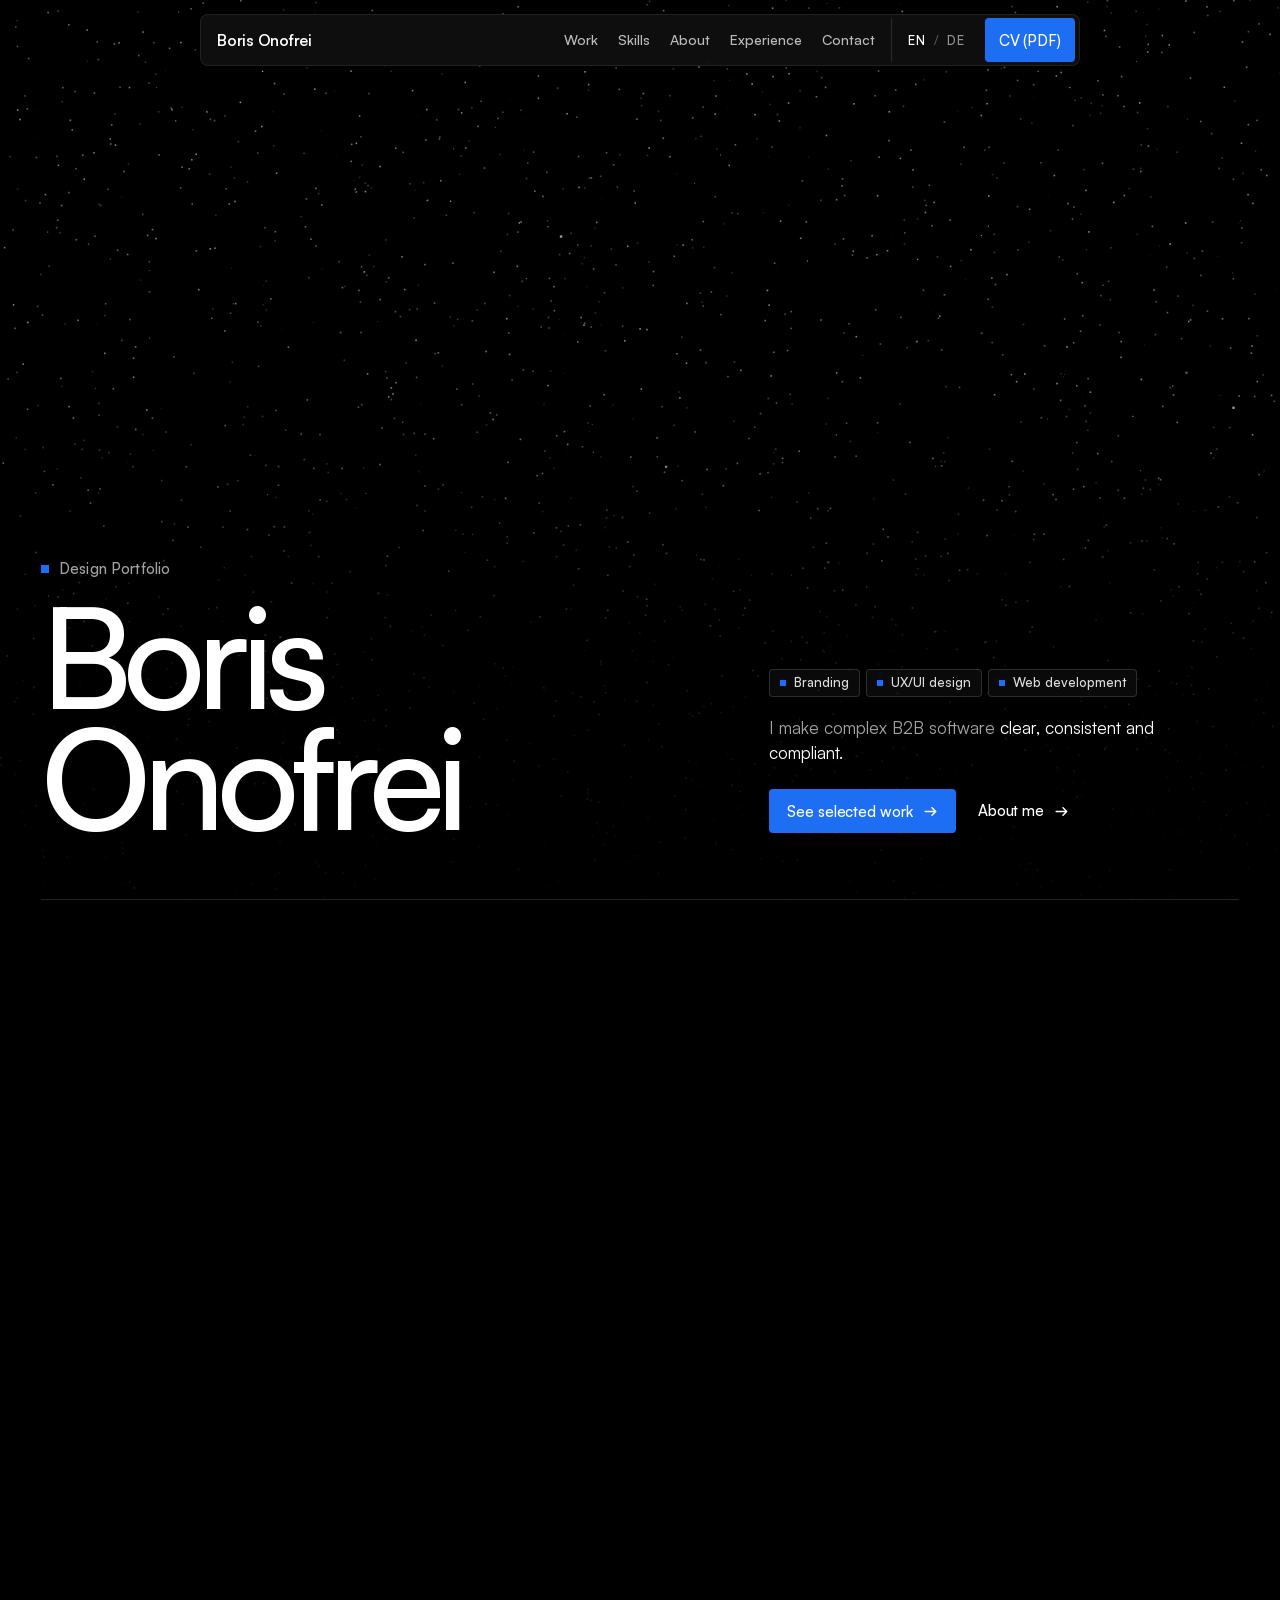
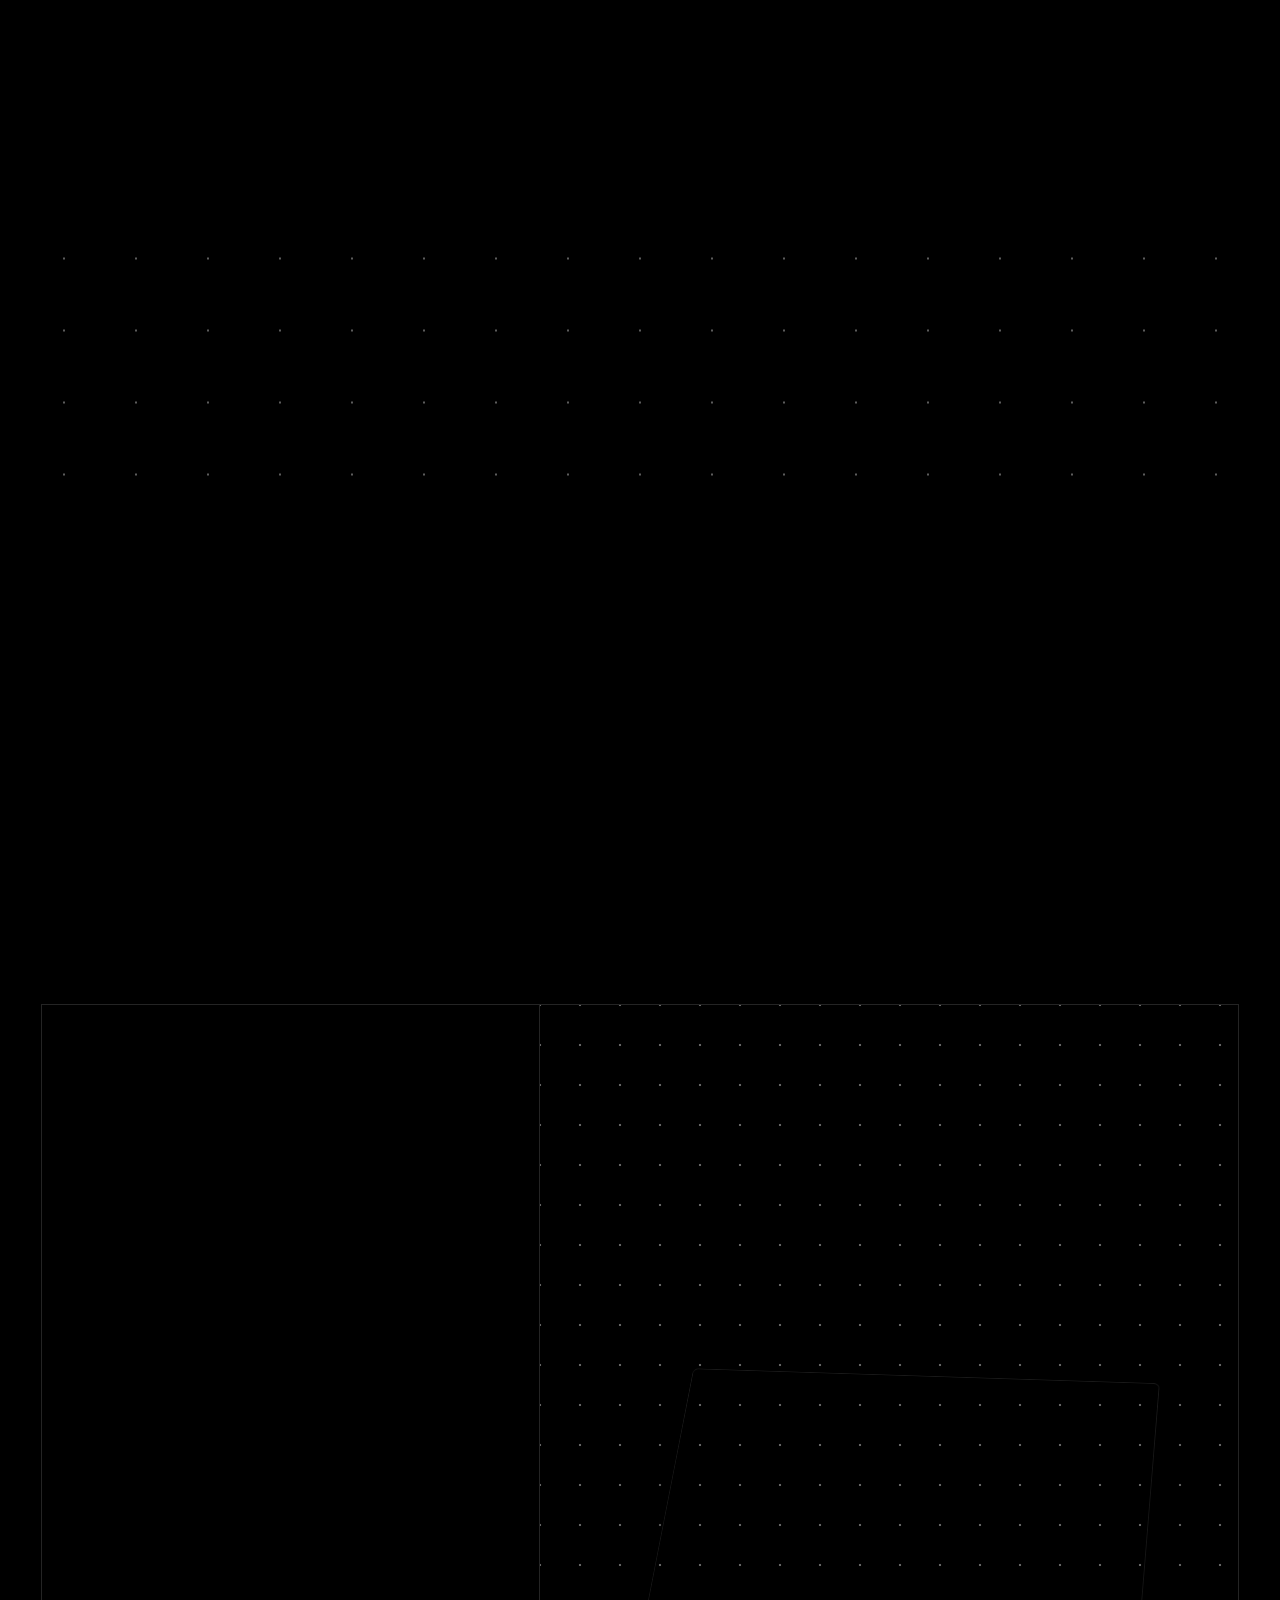
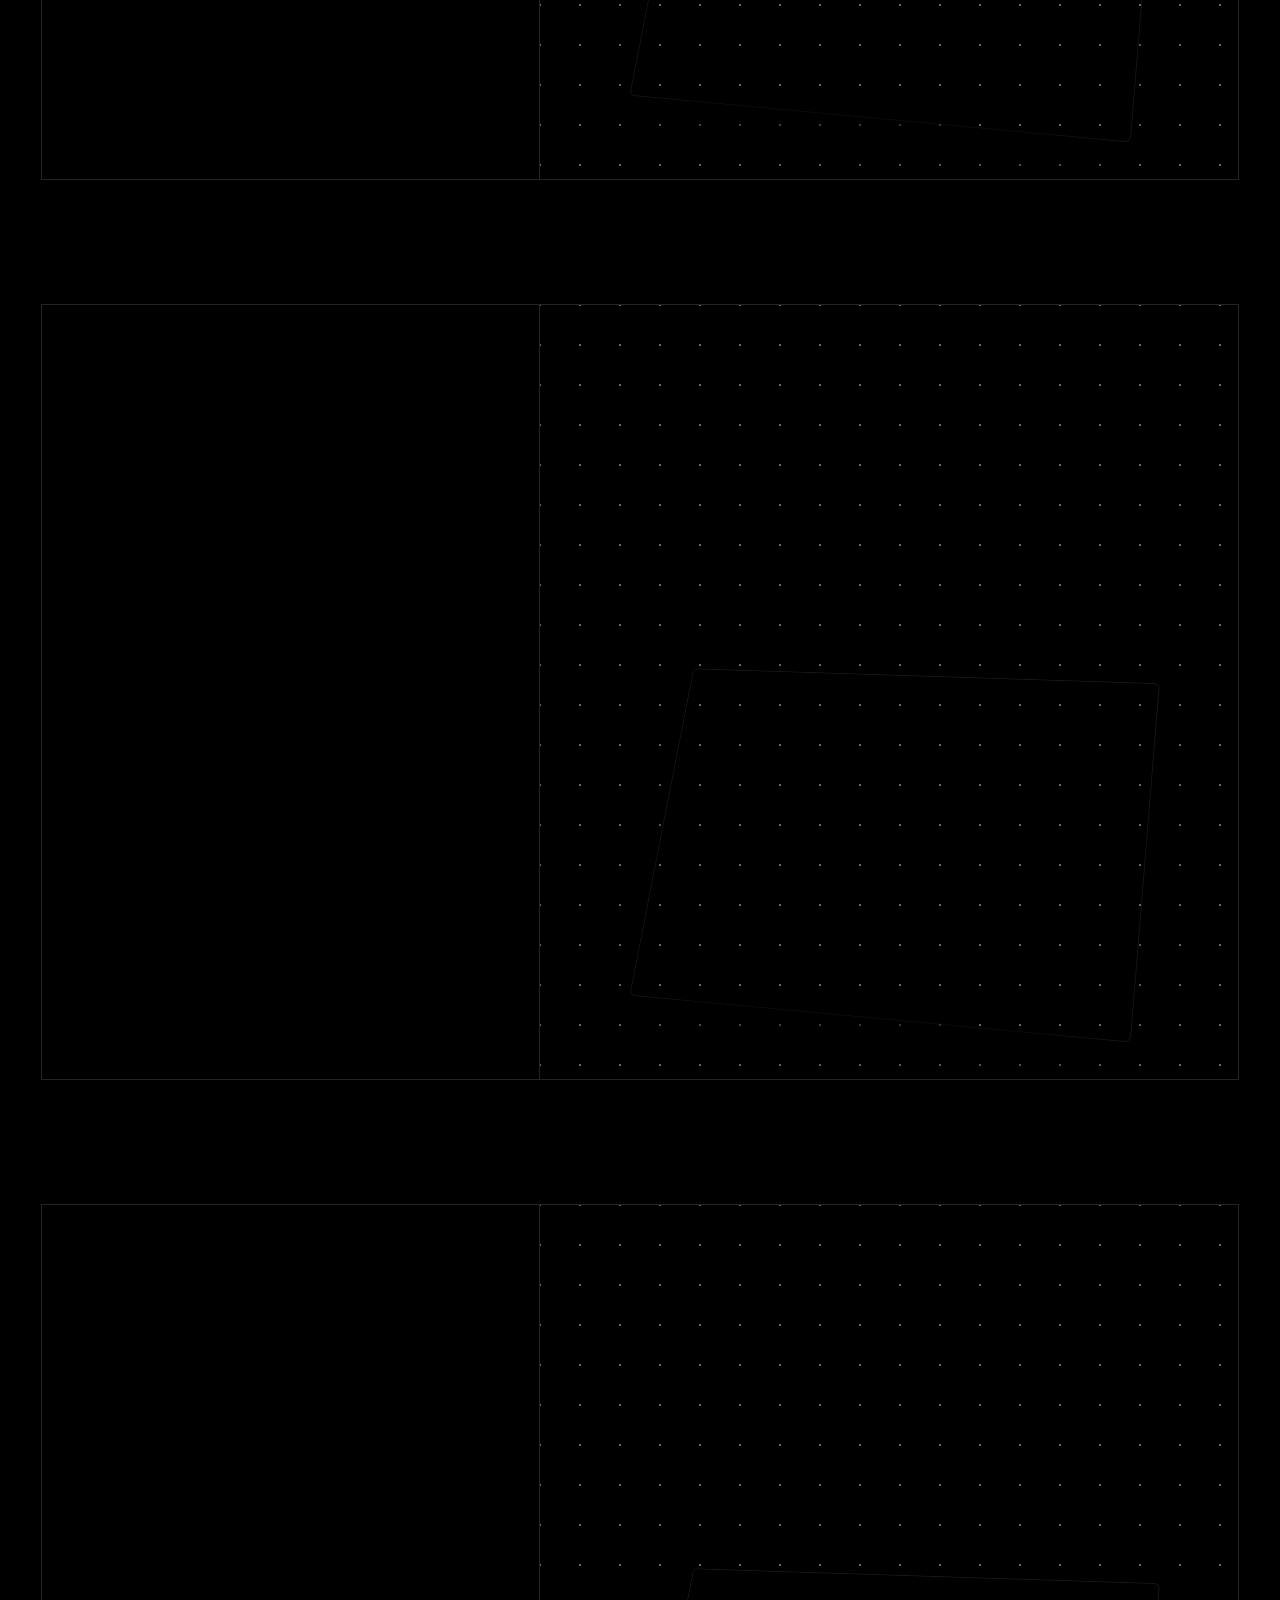
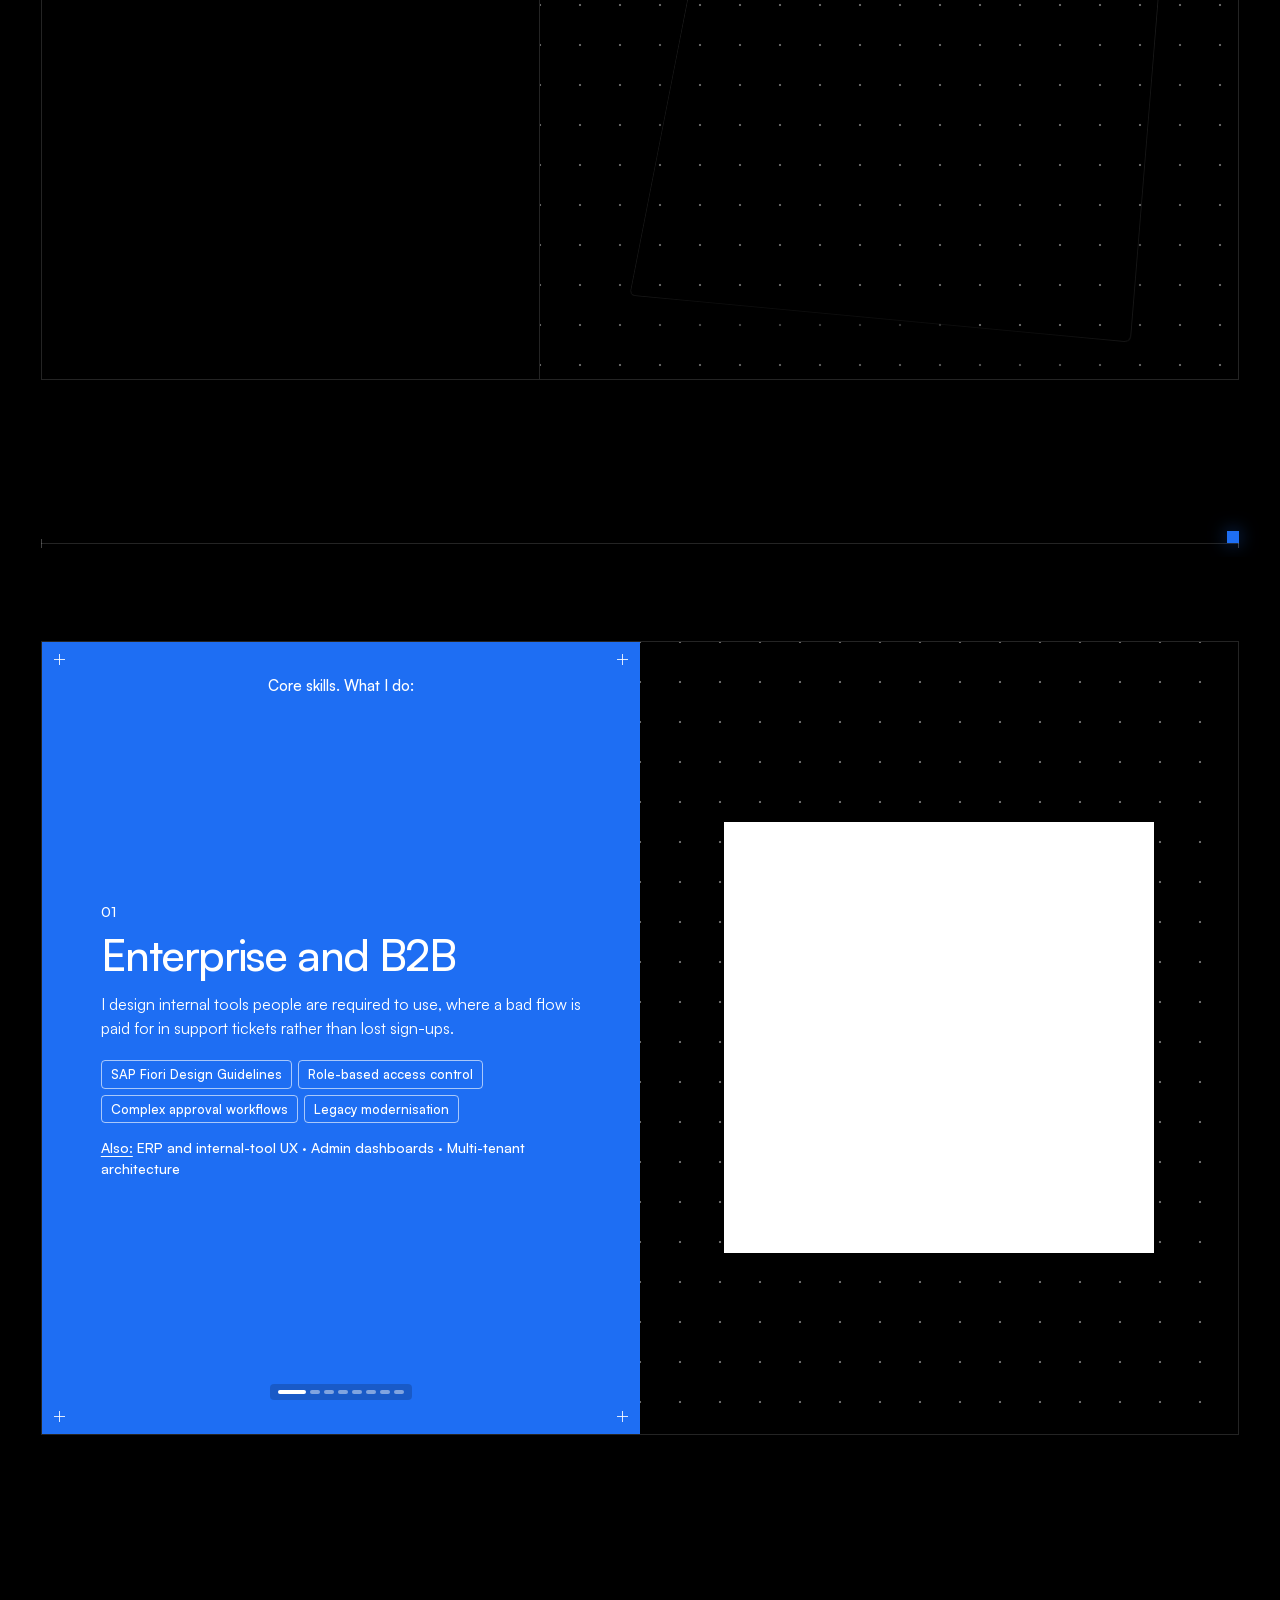
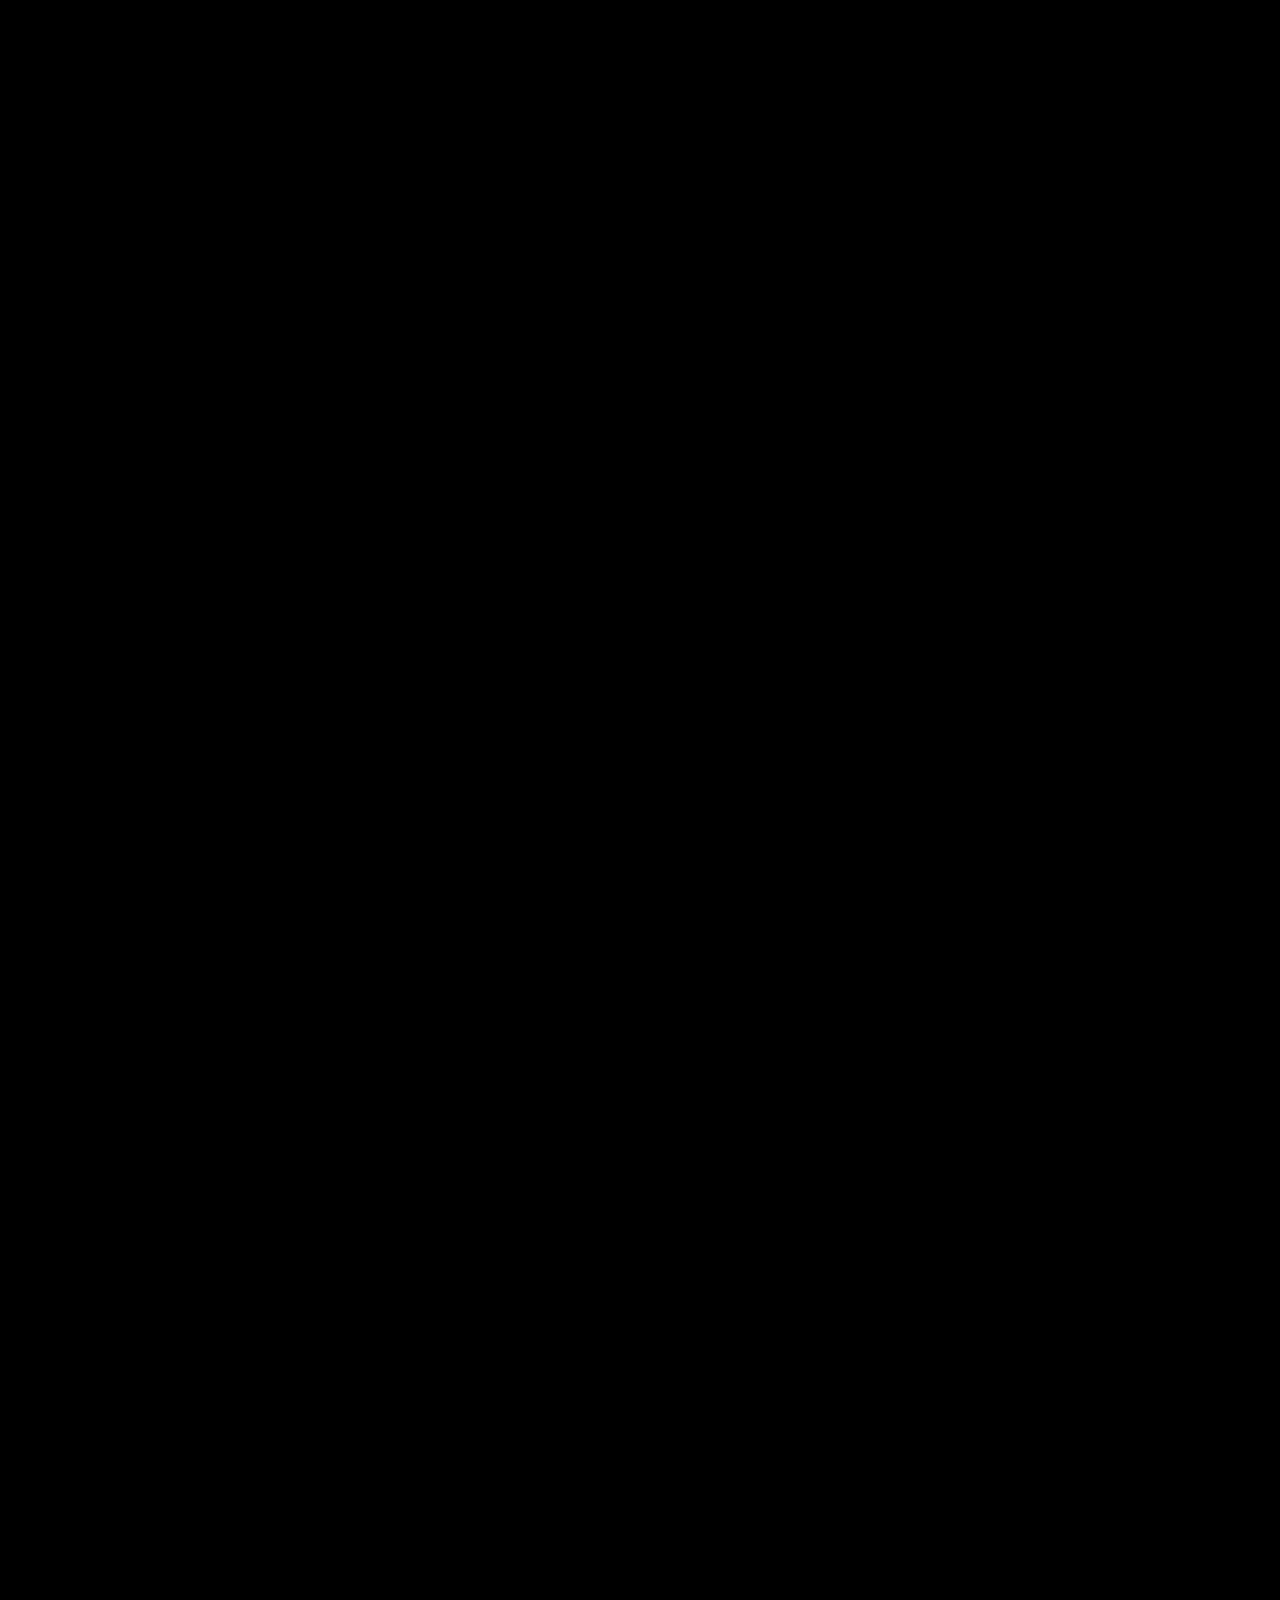
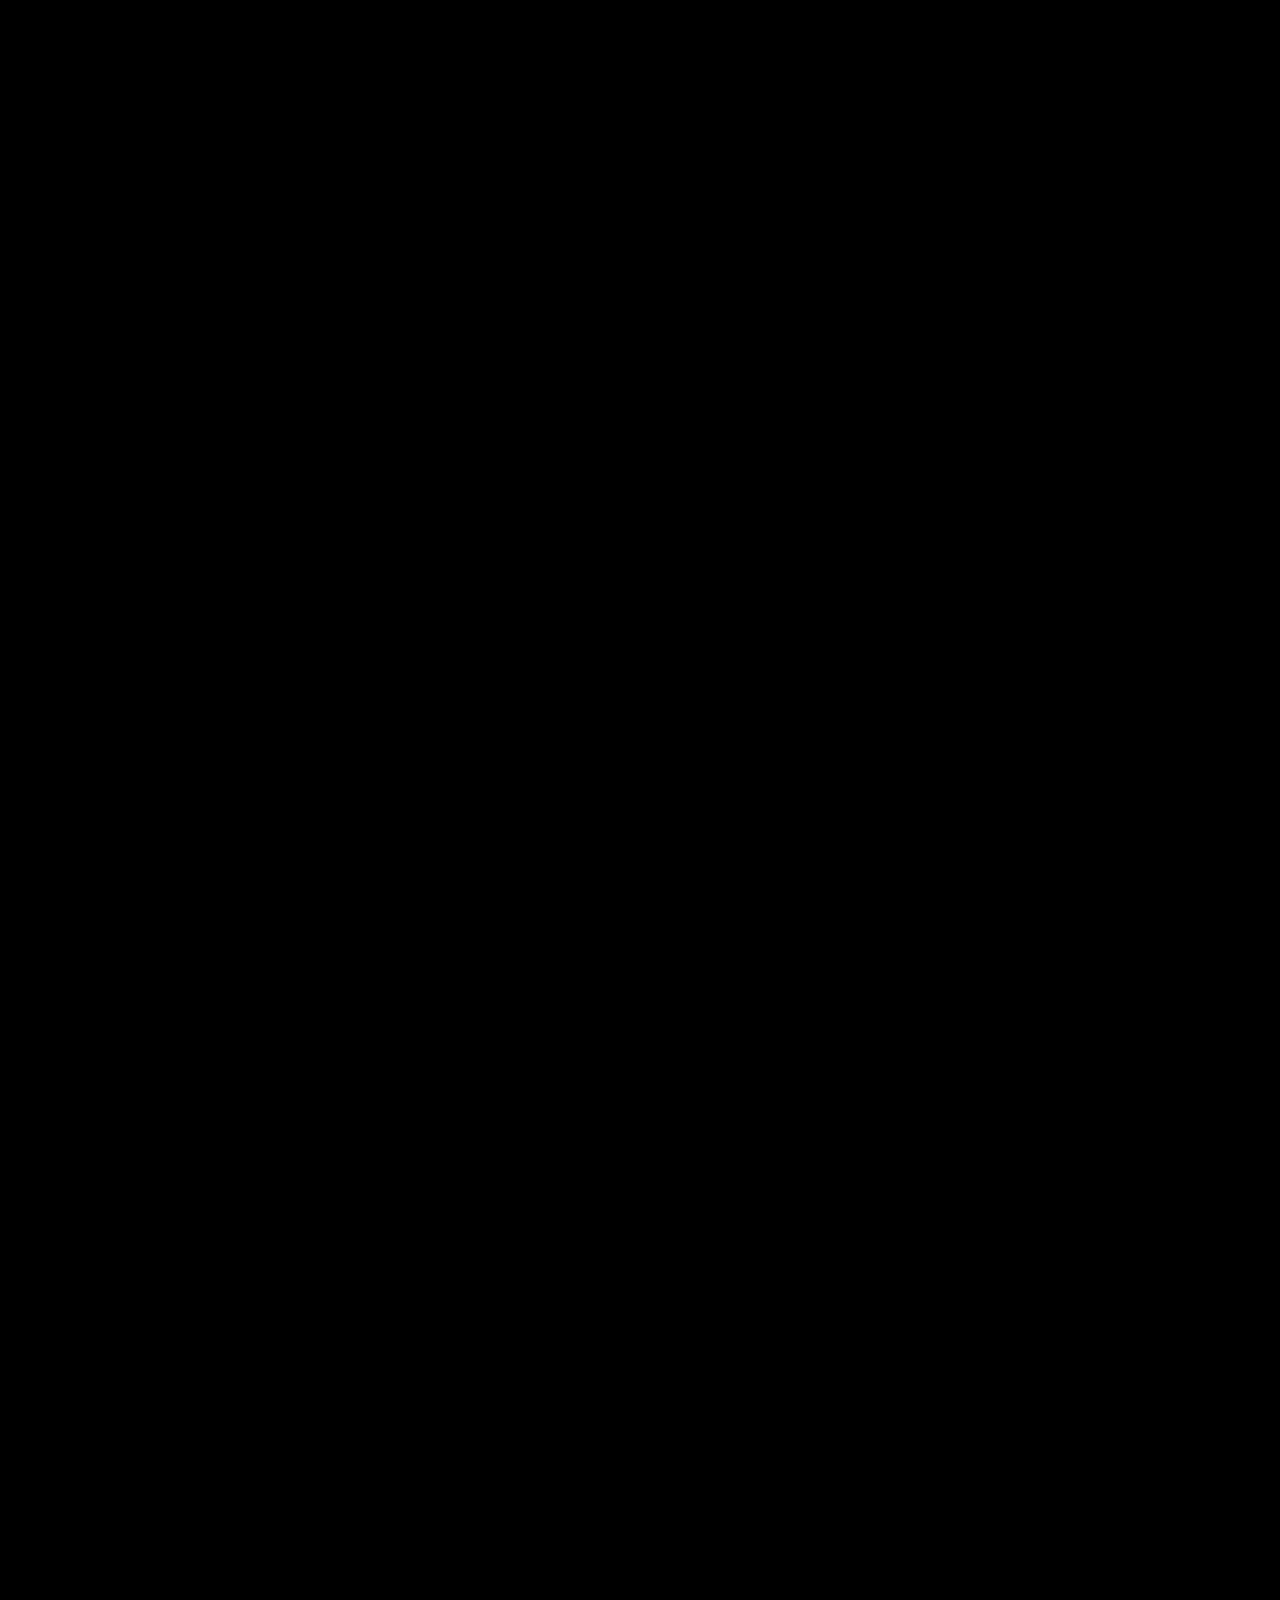
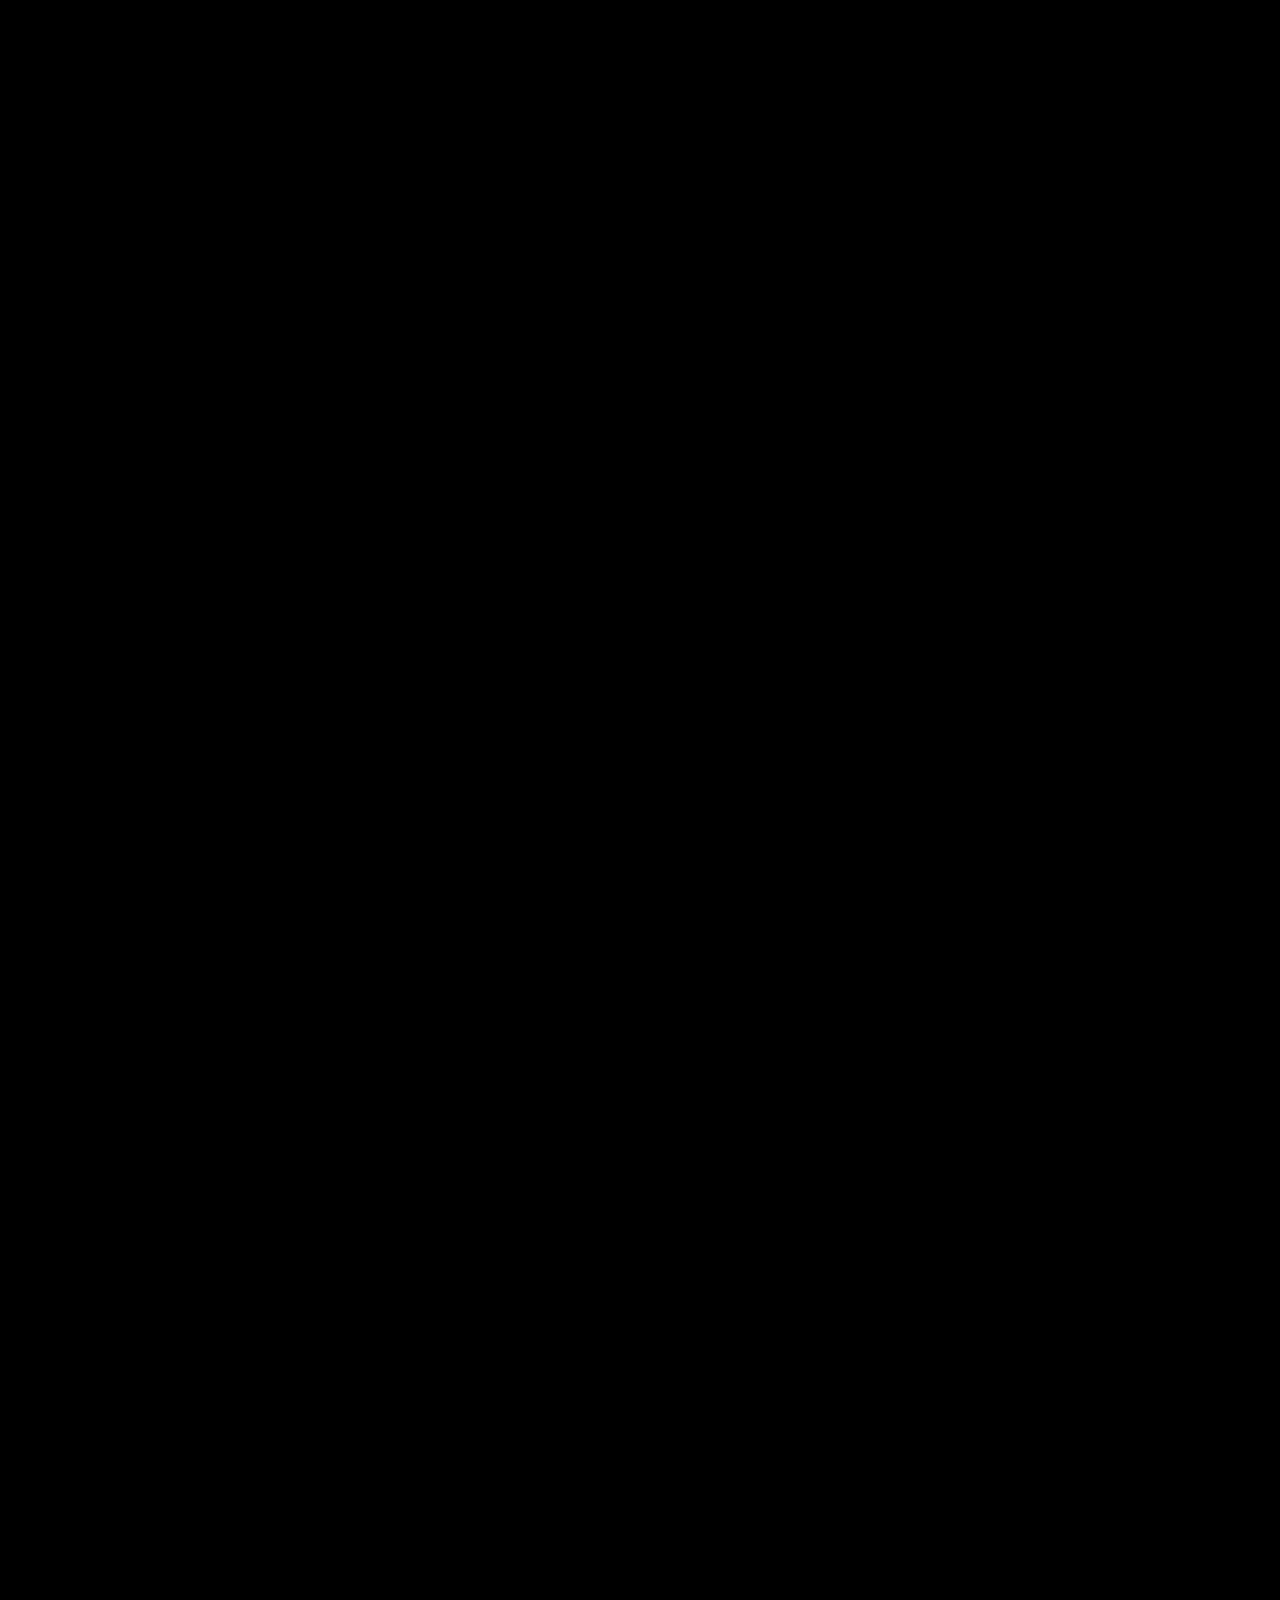
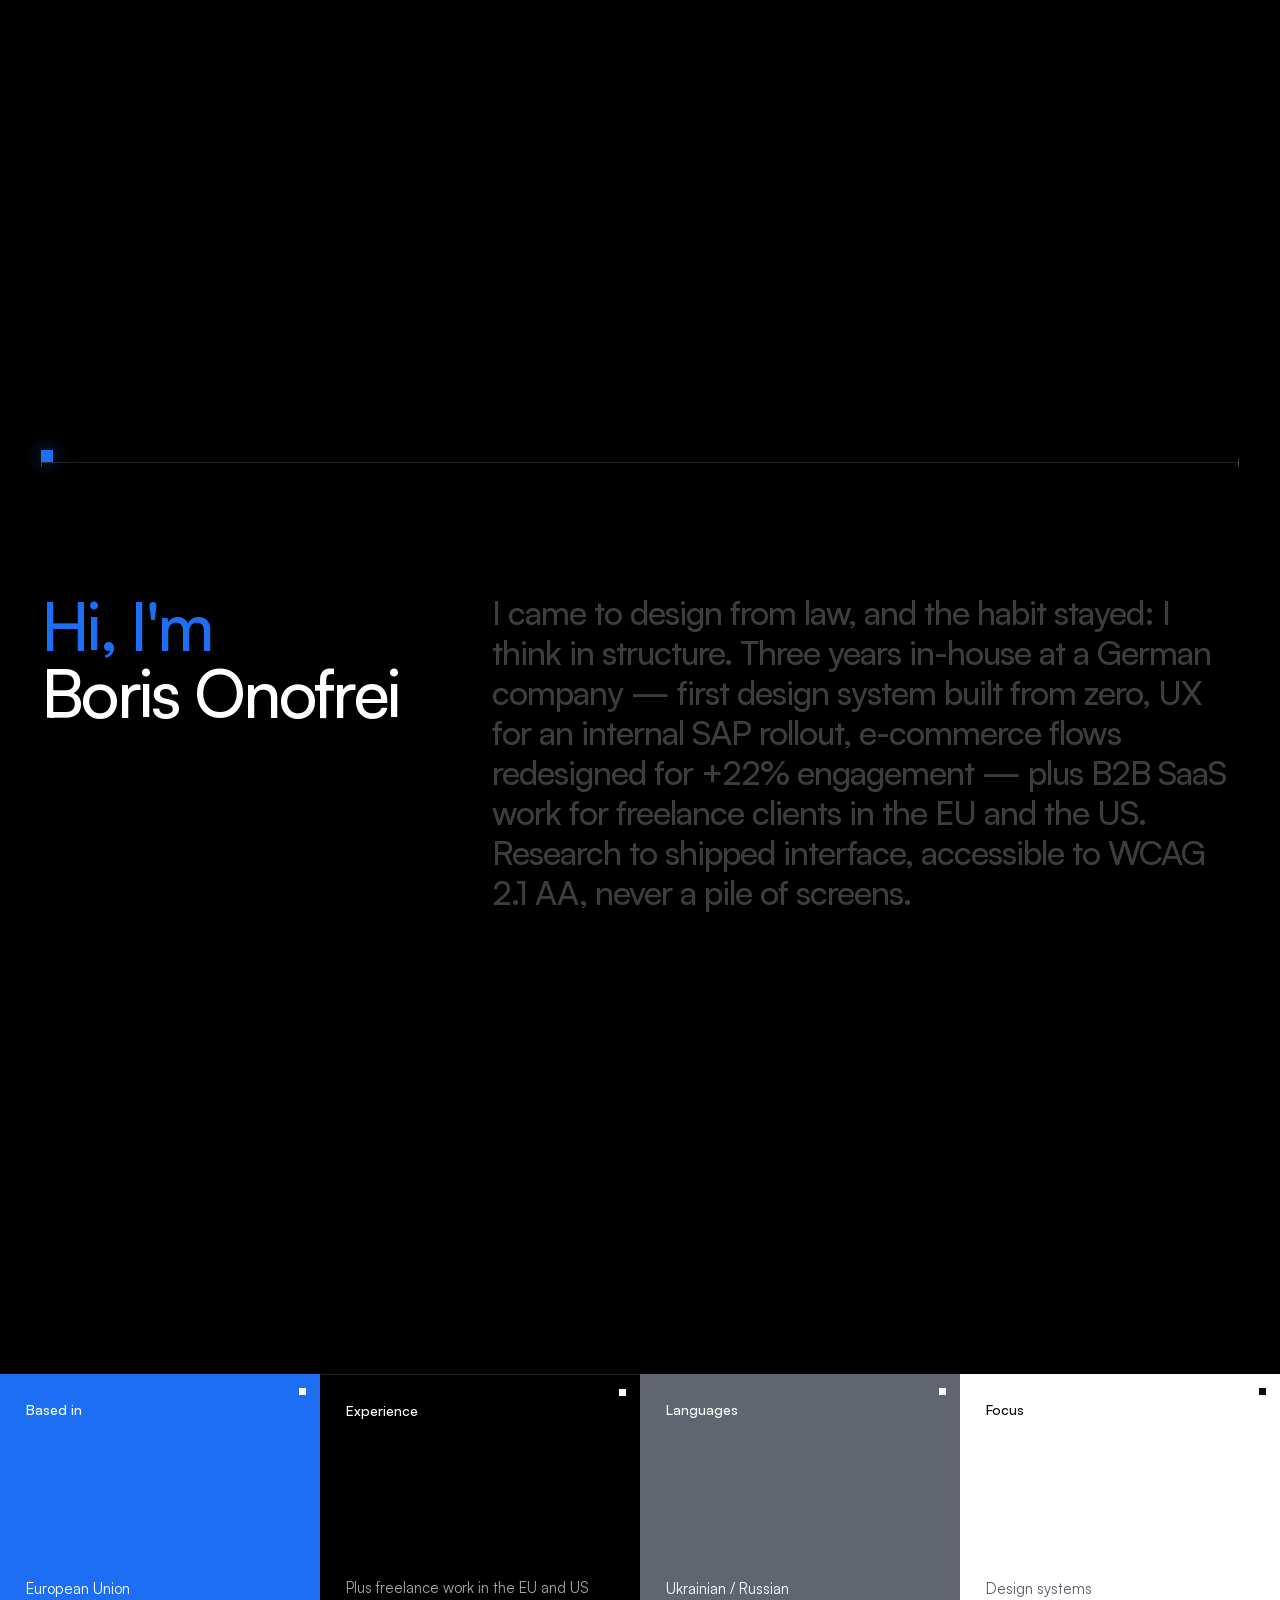
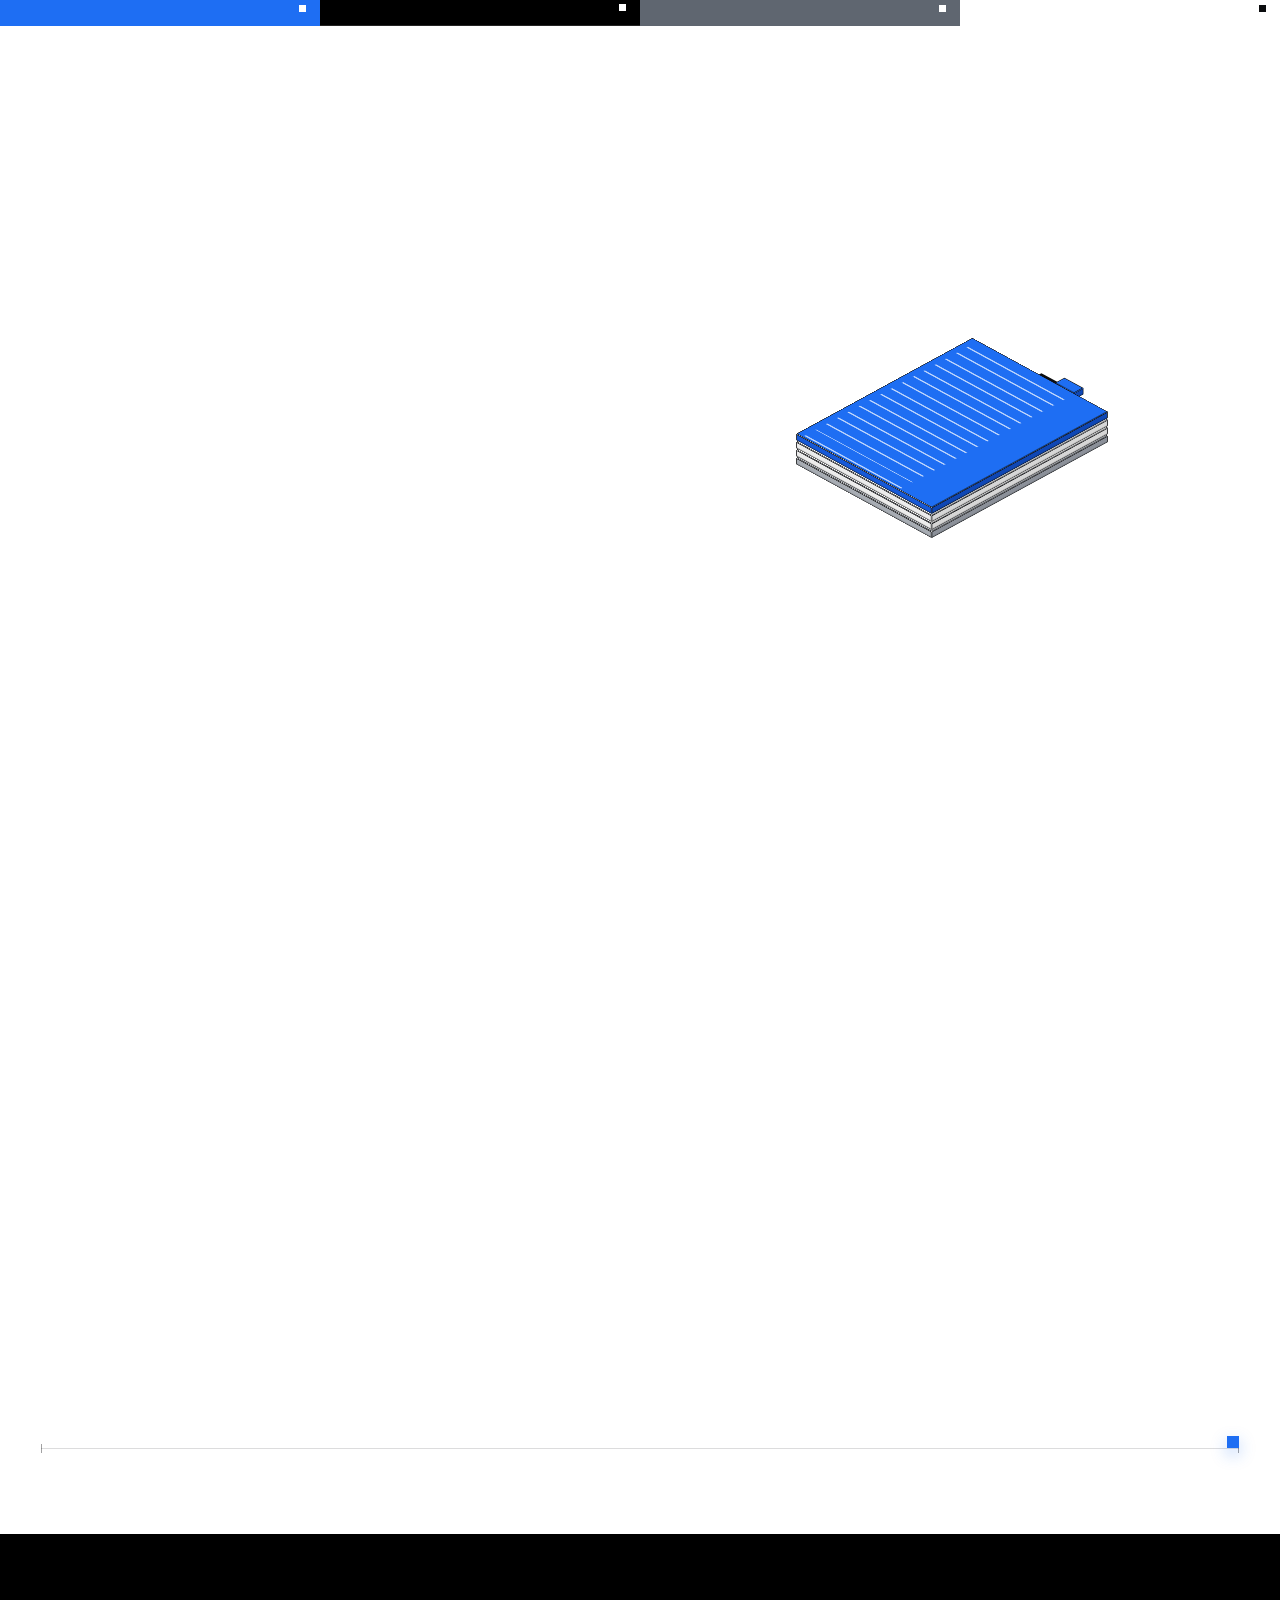
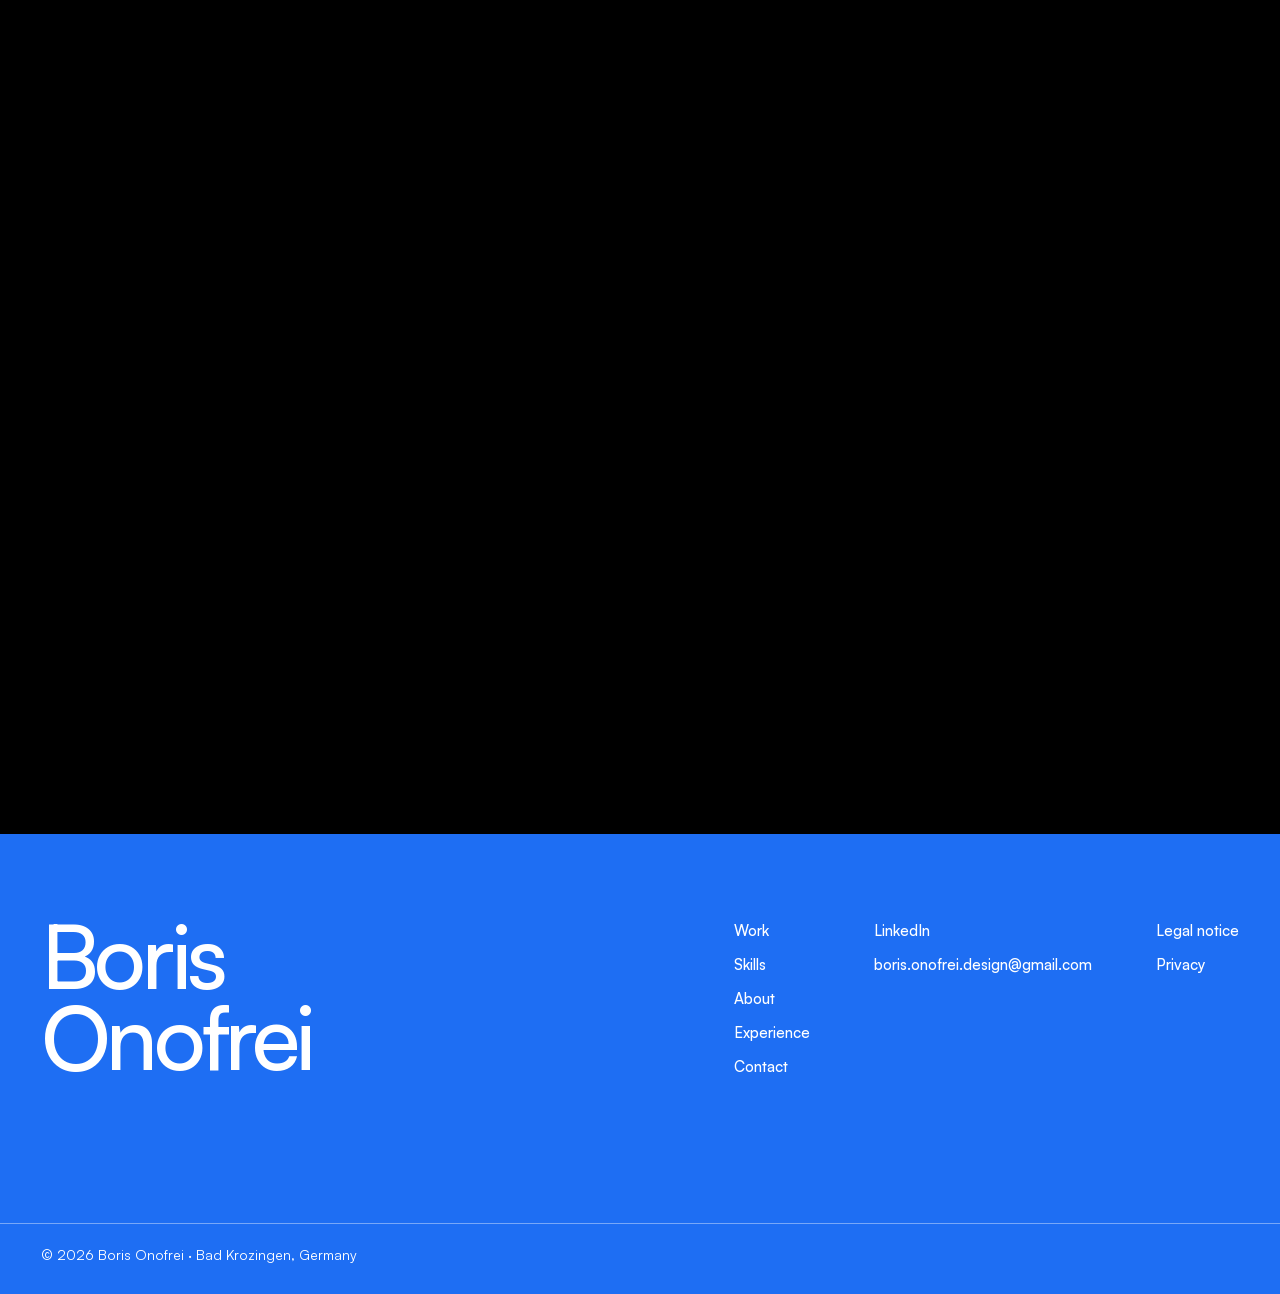
<file: site/index.html>
<!DOCTYPE html>
<html lang="en">
<head>
<!-- ============================================================
     HEAD — meta, Open Graph, fonts, styles
     ============================================================ -->
<meta charset="utf-8">
<meta name="viewport" content="width=device-width, initial-scale=1">
<title>Boris Onofrei — Product Designer (UX/UI, Design Systems)</title>
<meta name="description" content="Product designer in Freiburg, Germany. Mobile and web apps, B2B SaaS and enterprise interfaces — design systems and accessible UI to WCAG 2.1 AA.">
<meta name="author" content="Boris Onofrei">
<meta name="theme-color" content="#000000">

<link rel="canonical" href="https://borisonofrei.design/">

<meta property="og:type" content="website">
<meta property="og:locale" content="en">
<meta property="og:title" content="Boris Onofrei — Product Designer (UX/UI, Design Systems)">
<meta property="og:description" content="Product designer in Freiburg, Germany. Mobile and web apps, B2B SaaS and enterprise interfaces — design systems and accessible UI to WCAG 2.1 AA.">
<meta property="og:url" content="https://borisonofrei.design/">
<meta property="og:site_name" content="Boris Onofrei">
<meta property="og:image" content="https://borisonofrei.design/assets/images/meta/og-image.jpg">
<meta property="og:image:width" content="1200">
<meta property="og:image:height" content="630">
<meta name="twitter:card" content="summary_large_image">

<link rel="icon" href="./favicon.svg" type="image/svg+xml">
<link rel="apple-touch-icon" href="./assets/images/meta/apple-touch-icon.png">

<link rel="preload" href="./assets/fonts/Satoshi-Variable.woff2" as="font" type="font/woff2" crossorigin>

<link rel="stylesheet" href="./assets/css/site.css?v=20261108c">
<script>
  /* motion.js removes the safety net once it runs; without it everything stays visible */
  document.documentElement.classList.add('js');
  setTimeout(function () { if (!document.documentElement.classList.contains('motion-ready')) { document.documentElement.classList.add('reveal-all'); } }, 2500);
</script>
  <!-- Icons: Font Awesome Free 7.3.1 by @fontawesome, https://fontawesome.com/license/free (Icons: CC BY 4.0) -->
</head>

<body class="page-home" data-root="./">

<a href="#hero" class="skip-link" data-i18n="a11y.skip">Skip to content</a>

<!-- ============================================================
     NAV — floating dark bar, EN/DE, CV
     ============================================================ -->
<header class="nav">
  <nav class="nav__bar" aria-label="Primary">
    <a href="#hero" class="nav__logo"><span>Boris&nbsp;Onofrei</span></a>

    <ul class="nav__links" role="list">
      <li><a href="#work" data-i18n="nav.work">Work</a></li>
      <li><a href="#capabilities" data-i18n="nav.skills">Skills</a></li>
      <li><a href="#about" data-i18n="nav.about">About</a></li>
      <li><a href="#experience" data-i18n="nav.experience">Experience</a></li>
      <li><a href="#contact" data-i18n="nav.contact">Contact</a></li>
    </ul>

    <div class="nav__lang" role="group" aria-label="Language" data-i18n-aria="a11y.language">
      <button type="button" id="lang-en" data-lang="en" aria-pressed="true">EN</button>
      <span aria-hidden="true">/</span>
      <button type="button" id="lang-de" data-lang="de" aria-pressed="false">DE</button>
    </div>

    <a id="cv-link" class="btn btn--blue btn--sm nav__cv" href="./assets/docs/Boris_Onofrei_CV_ProductDesigner_EN.pdf" download data-i18n="nav.cv" data-i18n-href="nav.cvHref">CV (PDF)</a>

    <button type="button" id="menu-button" class="nav__menu" aria-controls="menu-panel" aria-expanded="false" data-i18n-aria="a11y.menu" aria-label="Menu">
      <!-- Font Awesome Free 7.3.1, Solid: bars -->
      <svg class="icon" viewBox="0 0 640 640" aria-hidden="true" focusable="false"><path fill="currentColor" d="M96 160C96 142.3 110.3 128 128 128L512 128C529.7 128 544 142.3 544 160C544 177.7 529.7 192 512 192L128 192C110.3 192 96 177.7 96 160zM96 320C96 302.3 110.3 288 128 288L512 288C529.7 288 544 302.3 544 320C544 337.7 529.7 352 512 352L128 352C110.3 352 96 337.7 96 320zM544 480C544 497.7 529.7 512 512 512L128 512C110.3 512 96 497.7 96 480C96 462.3 110.3 448 128 448L512 448C529.7 448 544 462.3 544 480z"></path></svg>
    </button>

    <span class="nav__progress" aria-hidden="true"><span id="read-progress-bar"></span></span>
  </nav>

  <div id="menu-panel" class="nav__panel" hidden>
    <ul role="list">
      <li><a href="#work" data-i18n="nav.work">Work</a></li>
      <li><a href="#capabilities" data-i18n="nav.skills">Skills</a></li>
      <li><a href="#about" data-i18n="nav.about">About</a></li>
      <li><a href="#experience" data-i18n="nav.experience">Experience</a></li>
      <li><a href="#contact" data-i18n="nav.contact">Contact</a></li>
    </ul>
    <div class="nav__panel-lang" role="group" aria-label="Language" data-i18n-aria="a11y.language">
      <span data-i18n="a11y.language">Language</span>
      <button type="button" data-lang="en" aria-pressed="true">EN</button>
      <span aria-hidden="true">/</span>
      <button type="button" data-lang="de" aria-pressed="false">DE</button>
    </div>
  </div>
</header>

<main id="main">

  <!-- ============================================================
       01 — HERO: starfield that assembles into an interface on scroll
       ============================================================ -->
  <section id="hero" class="hero" aria-labelledby="hero-h1">
    <canvas class="hero__canvas" aria-hidden="true"></canvas>
    <div class="hero__shade" aria-hidden="true"></div>

    <div class="hero__content container">
      <div class="hero__main">
        <p class="hero__eyebrow hero__in" style="--d:0" data-i18n="hero.eyebrow">Design Portfolio</p>
        <h1 id="hero-h1" class="hero__title hero__in" style="--d:1" data-i18n="hero.h1">Boris Onofrei</h1>
      </div>
      <div class="hero__side">
      <ul class="hero__tags hero__in" style="--d:2" role="list">
        <li class="tag" data-i18n="hero.tag1">Branding</li>
        <li class="tag" data-i18n="hero.tag2">UX/UI design</li>
        <li class="tag" data-i18n="hero.tag3">Web development</li>
      </ul>
      <p class="hero__sub hero__in" style="--d:3">
        <span class="dim" data-i18n="hero.sub_dim">I make complex B2B software </span><span data-i18n="hero.sub_strong">clear, consistent and compliant.</span>
      </p>
      <div class="hero__ctas hero__in" style="--d:4">
        <a href="#work" class="btn btn--blue">
          <span data-i18n="hero.cta1">See selected work</span>
          <!-- Font Awesome Free 7.3.1, Solid: arrow-right -->
          <svg class="icon" viewBox="0 0 640 640" aria-hidden="true" focusable="false"><path fill="currentColor" d="M566.6 342.6C579.1 330.1 579.1 309.8 566.6 297.3L406.6 137.3C394.1 124.8 373.8 124.8 361.3 137.3C348.8 149.8 348.8 170.1 361.3 182.6L466.7 288L96 288C78.3 288 64 302.3 64 320C64 337.7 78.3 352 96 352L466.7 352L361.3 457.4C348.8 469.9 348.8 490.2 361.3 502.7C373.8 515.2 394.1 515.2 406.6 502.7L566.6 342.7z"></path></svg>
        </a>
        <a href="#about" class="btn btn--text">
          <span data-i18n="hero.cta2">About me</span>
          <!-- Font Awesome Free 7.3.1, Solid: arrow-right -->
          <svg class="icon" viewBox="0 0 640 640" aria-hidden="true" focusable="false"><path fill="currentColor" d="M566.6 342.6C579.1 330.1 579.1 309.8 566.6 297.3L406.6 137.3C394.1 124.8 373.8 124.8 361.3 137.3C348.8 149.8 348.8 170.1 361.3 182.6L466.7 288L96 288C78.3 288 64 302.3 64 320C64 337.7 78.3 352 96 352L466.7 352L361.3 457.4C348.8 469.9 348.8 490.2 361.3 502.7C373.8 515.2 394.1 515.2 406.6 502.7L566.6 342.7z"></path></svg>
        </a>
      </div>
      </div>
    </div>
  </section>

  <!-- ============================================================
       01b — FIELD: interactive dot grid, squares light up under the
       pointer; click and hold sends out a wave. Decorative only.
       ============================================================ -->
  <div class="field" aria-hidden="true">
    <canvas class="field__canvas"></canvas>
    <span class="field__cursor"><span class="field__hint" data-i18n="field.hint">Click and hold</span></span>
  </div>

  <!-- ============================================================
       02 — SELECTED WORK: three cases in normal flow, one per screen
       ============================================================ -->
  <section id="work" class="work" aria-labelledby="work-heading">
    <div class="container work__intro">
      <h2 id="work-heading" class="h2 work__heading">
        <span class="dim" data-i18n="work.heading_dim" data-split>Law taught me order.</span>
        <span data-i18n="work.heading_strong" data-split>Design put it to work.</span>
      </h2>
      <p class="lead work__sub" data-i18n="work.sub" data-reveal>Three projects, from a consumer-facing product to internal enterprise tooling.</p>
    </div>

    <ol class="cases" role="list">
      <li class="case">
        <article class="work-card case__frame" data-case="2">
          <i class="pc pc--tl"></i><i class="pc pc--tr"></i><i class="pc pc--bl"></i><i class="pc pc--br"></i>
          <div class="case__text">
            <p class="case__label" data-i18n="work.cases.2.label">01 / Case study</p>
            <h3 class="case__title" id="case-title-marp">
              <span data-i18n="work.cases.2.csHeadDim">Marp</span>
              <span class="dim" data-i18n="work.cases.2.csHeadStrong">B2B revenue analytics</span>
            </h3>
            <p class="case__context" data-i18n="work.cases.2.context">Responsive · B2B SaaS · Device handoff</p>
            <p class="case__outcome" data-i18n="work.cases.2.outcome">A setup assistant that proposes metrics, segments and a first dashboard — then makes every one of them easy to reject. Configuration you edit is faster than configuration you write, and safer than configuration you inherit.</p>
            <ul class="case__tags" role="list">
              <li class="tag" data-i18n="work.cases.2.tags.0">Responsive UX</li>
              <li class="tag" data-i18n="work.cases.2.tags.1">AI in the loop</li>
              <li class="tag" data-i18n="work.cases.2.tags.2">Design system</li>
            </ul>
            <a href="./work/marp.html" data-page-link class="work-card__link cta-bar" aria-describedby="case-title-marp">
              <span class="cta-bar__label" data-i18n="work.readCta">Read case study</span>
              <span class="cta-bar__arrow" aria-hidden="true">
                <!-- Font Awesome Free 7.3.1, Solid: arrow-right -->
                <svg class="icon" viewBox="0 0 640 640" aria-hidden="true" focusable="false"><path fill="currentColor" d="M566.6 342.6C579.1 330.1 579.1 309.8 566.6 297.3L406.6 137.3C394.1 124.8 373.8 124.8 361.3 137.3C348.8 149.8 348.8 170.1 361.3 182.6L466.7 288L96 288C78.3 288 64 302.3 64 320C64 337.7 78.3 352 96 352L466.7 352L361.3 457.4C348.8 469.9 348.8 490.2 361.3 502.7C373.8 515.2 394.1 515.2 406.6 502.7L566.6 342.7z"></path></svg>
              </span>
            </a>
          </div>
          <div class="case__media">
            <div class="case__shot">
              <img src="./assets/images/work/marp/card-cover.webp" width="2400" height="1707" alt="Marp on a light blue background: the mobile sign-up screen promising a first dashboard in about 10 minutes, next to the desktop revenue dashboard with a lime Your dashboard is ready card and this month's KPI tiles." loading="lazy" decoding="async">
            </div>
          </div>
        </article>
      </li>
      <li class="case">
        <article class="work-card case__frame" data-case="0">
          <i class="pc pc--tl"></i><i class="pc pc--tr"></i><i class="pc pc--bl"></i><i class="pc pc--br"></i>
          <div class="case__text">
            <p class="case__label" data-i18n="work.cases.0.label">02 / Case study</p>
            <h3 class="case__title" id="case-title-konform">
              <span data-i18n="work.cases.0.csHeadDim">Konform</span>
              <span class="dim" data-i18n="work.cases.0.csHeadStrong">WCAG audit platform</span>
            </h3>
            <p class="case__context" data-i18n="work.cases.0.context">Desktop web · Enterprise SaaS · AI triage</p>
            <p class="case__outcome" data-i18n="work.cases.0.outcome">Accessibility scanners report symptoms page by page. Konform reports causes - and turns a 3,187-row backlog into 142 decisions. One row is one fix: every contrast failure traced to the same ghost button is a single change, not ninety-four. What used to be a sprint of spreadsheet work is now an afternoon of triage.</p>
            <ul class="case__tags" role="list">
              <li class="tag" data-i18n="work.cases.0.tags.0">WCAG 2.1 AA</li>
              <li class="tag" data-i18n="work.cases.0.tags.1">Design system</li>
              <li class="tag" data-i18n="work.cases.0.tags.2">Enterprise UX</li>
            </ul>
            <a href="./work/konform.html" data-page-link class="work-card__link cta-bar" aria-describedby="case-title-konform">
              <span class="cta-bar__label" data-i18n="work.readCta">Read case study</span>
              <span class="cta-bar__arrow" aria-hidden="true">
                <!-- Font Awesome Free 7.3.1, Solid: arrow-right -->
                <svg class="icon" viewBox="0 0 640 640" aria-hidden="true" focusable="false"><path fill="currentColor" d="M566.6 342.6C579.1 330.1 579.1 309.8 566.6 297.3L406.6 137.3C394.1 124.8 373.8 124.8 361.3 137.3C348.8 149.8 348.8 170.1 361.3 182.6L466.7 288L96 288C78.3 288 64 302.3 64 320C64 337.7 78.3 352 96 352L466.7 352L361.3 457.4C348.8 469.9 348.8 490.2 361.3 502.7C373.8 515.2 394.1 515.2 406.6 502.7L566.6 342.7z"></path></svg>
              </span>
            </a>
          </div>
          <div class="case__media">
            <div class="case__shot">
              <img src="./assets/images/work/konform/card-cover.webp" width="2400" height="1707" alt="Konform compliance dashboard shown at an angle, headlined “Fix one button. Close hundreds violations.”" loading="lazy" decoding="async">
            </div>
          </div>
        </article>
      </li>
      <li class="case">
        <article class="work-card case__frame" data-case="1">
          <i class="pc pc--tl"></i><i class="pc pc--tr"></i><i class="pc pc--bl"></i><i class="pc pc--br"></i>
          <div class="case__text">
            <p class="case__label" data-i18n="work.cases.1.label">03 / Case study</p>
            <h3 class="case__title" id="case-title-onset">
              <span data-i18n="work.cases.1.csHeadDim">Onset</span>
              <span class="dim" data-i18n="work.cases.1.csHeadStrong">On-call incident app</span>
            </h3>
            <p class="case__context" data-i18n="work.cases.1.context">Mobile · DevOps · Offline-first</p>
            <p class="case__outcome" data-i18n="work.cases.1.outcome">Acknowledging an incident has to be one action and never an accident. That contradiction shaped the whole product: readable in the dark, operable with a thumb, honest when the network drops.</p>
            <ul class="case__tags" role="list">
              <li class="tag" data-i18n="work.cases.1.tags.0">Mobile UX</li>
              <li class="tag" data-i18n="work.cases.1.tags.1">AI in the loop</li>
              <li class="tag" data-i18n="work.cases.1.tags.2">Design system</li>
            </ul>
            <a href="./work/onset.html" data-page-link class="work-card__link cta-bar" aria-describedby="case-title-onset">
              <span class="cta-bar__label" data-i18n="work.readCta">Read case study</span>
              <span class="cta-bar__arrow" aria-hidden="true">
                <!-- Font Awesome Free 7.3.1, Solid: arrow-right -->
                <svg class="icon" viewBox="0 0 640 640" aria-hidden="true" focusable="false"><path fill="currentColor" d="M566.6 342.6C579.1 330.1 579.1 309.8 566.6 297.3L406.6 137.3C394.1 124.8 373.8 124.8 361.3 137.3C348.8 149.8 348.8 170.1 361.3 182.6L466.7 288L96 288C78.3 288 64 302.3 64 320C64 337.7 78.3 352 96 352L466.7 352L361.3 457.4C348.8 469.9 348.8 490.2 361.3 502.7C373.8 515.2 394.1 515.2 406.6 502.7L566.6 342.7z"></path></svg>
              </span>
            </a>
          </div>
          <div class="case__media">
            <div class="case__shot">
              <img src="./assets/images/work/onset/card-cover.webp" width="2400" height="1707" alt="Three Onset status screens on a dark green-lit background: All quiet with a green ring, Needs attention with an amber ring showing 2, and P1 active with a red ring showing 1." loading="lazy" decoding="async">
            </div>
          </div>
        </article>
      </li>
    </ol>
  </section>

  <!-- RAIL — between the cases and "What I do" (right → left; the three rails alternate) -->
  <div class="rail" data-rail="rtl" aria-hidden="true">
    <div class="rail__in"><span class="rail__track"></span><span class="rail__fill"></span><span class="rail__cube"></span></div>
  </div>

  <!-- ============================================================
       03 — WHAT I DO: pinned story, blue panel + iso scene per step
       ============================================================ -->
  <section id="capabilities" class="caps" aria-labelledby="capabilities-heading">
    <div class="caps__pin">
      <div class="container caps__wrap">
        <div class="caps__frame">
          <div class="caps__panel">
            <i class="pc pc--tl"></i><i class="pc pc--tr"></i><i class="pc pc--bl"></i><i class="pc pc--br"></i>
            <h2 id="capabilities-heading" class="caps__heading">
              <span data-i18n="caps.heading_dim">Core skills.</span>
              <span data-i18n="caps.heading_strong">What I do:</span>
            </h2>
            <ol class="caps__steps" role="list">
              <li class="cap" data-cap="0">
                <p class="cap__index" data-i18n="caps.items.0.index">01</p>
                <h3 class="cap__name" data-i18n="caps.items.0.name">Enterprise and B2B</h3>
                <p class="cap__lead" data-i18n="caps.items.0.lead">I design internal tools people are required to use, where a bad flow is paid for in support tickets rather than lost sign-ups.</p>
                <ul class="cap__core" role="list" data-i18n-list="caps.items.0.core"><li>SAP Fiori Design Guidelines</li><li>Role-based access control</li><li>Complex approval workflows</li><li>Legacy modernisation</li></ul>
                <div class="cap__also"><span class="cap__also-label" data-i18n="caps.alsoPrefix">Also:</span> <ul role="list" data-i18n-list="caps.items.0.also"><li>ERP and internal-tool UX</li><li>Admin dashboards</li><li>Multi-tenant architecture</li></ul></div>
              </li>
              <li class="cap" data-cap="1">
                <p class="cap__index" data-i18n="caps.items.1.index">02</p>
                <h3 class="cap__name" data-i18n="caps.items.1.name">Accessibility</h3>
                <p class="cap__lead" data-i18n="caps.items.1.lead">Since June 2025 the European Accessibility Act has made this a legal requirement in the EU, not a nice-to-have. I audit existing products and build components that ship accessible by default.</p>
                <ul class="cap__core" role="list" data-i18n-list="caps.items.1.core"><li>WCAG 2.1 / 2.2 AA</li><li>European Accessibility Act and BFSG</li><li>Accessibility audits</li></ul>
                <div class="cap__also"><span class="cap__also-label" data-i18n="caps.alsoPrefix">Also:</span> <ul role="list" data-i18n-list="caps.items.1.also"><li>Keyboard navigation</li><li>Focus management</li><li>Screen-reader-ready semantics</li></ul></div>
              </li>
              <li class="cap" data-cap="2">
                <p class="cap__index" data-i18n="caps.items.2.index">03</p>
                <h3 class="cap__name" data-i18n="caps.items.2.name">Design systems</h3>
                <p class="cap__lead" data-i18n="caps.items.2.lead">I build the shared vocabulary between design and engineering, and the governance that stops it drifting apart six months later.</p>
                <ul class="cap__core" role="list" data-i18n-list="caps.items.2.core"><li>Design tokens</li><li>Component libraries</li><li>Design system documentation</li><li>UI governance</li></ul>
                <div class="cap__also"><span class="cap__also-label" data-i18n="caps.alsoPrefix">Also:</span> <ul role="list" data-i18n-list="caps.items.2.also"><li>Figma variables and auto layout</li><li>Atomic design</li><li>Design-to-code handoff</li></ul></div>
              </li>
              <li class="cap" data-cap="3">
                <p class="cap__index" data-i18n="caps.items.3.index">04</p>
                <h3 class="cap__name" data-i18n="caps.items.3.name">UX and research</h3>
                <p class="cap__lead" data-i18n="caps.items.3.lead">I work to ISO 9241-110 and validate decisions with real users before they reach production.</p>
                <ul class="cap__core" role="list" data-i18n-list="caps.items.3.core"><li>Usability testing</li><li>User interviews</li><li>Heuristic evaluation</li><li>Information architecture</li><li>ISO 9241-110</li></ul>
                <div class="cap__also"><span class="cap__also-label" data-i18n="caps.alsoPrefix">Also:</span> <ul role="list" data-i18n-list="caps.items.3.also"><li>Journey mapping</li><li>Card sorting</li><li>A/B testing</li><li>Interaction design</li></ul></div>
              </li>
              <li class="cap" data-cap="4">
                <p class="cap__index" data-i18n="caps.items.4.index">05</p>
                <h3 class="cap__name" data-i18n="caps.items.4.name">E-commerce</h3>
                <p class="cap__lead" data-i18n="caps.items.4.lead">Conversion work on marketplaces, where the platform writes half the brief and the result is measured in sales.</p>
                <ul class="cap__core" role="list" data-i18n-list="caps.items.4.core"><li>Amazon A+ Content and Brand Story</li><li>Product-detail and checkout flows</li><li>Conversion-oriented redesign</li></ul>
              </li>
              <li class="cap" data-cap="5">
                <p class="cap__index" data-i18n="caps.items.5.index">06</p>
                <h3 class="cap__name" data-i18n="caps.items.5.name">Tools and front-end</h3>
                <p class="cap__lead" data-i18n="caps.items.5.lead">I hand over work engineers can build from, and I can read and adjust the front-end myself.</p>
                <ul class="cap__core" role="list" data-i18n-list="caps.items.5.core"><li>Figma</li><li>Framer</li><li>HTML</li><li>CSS</li><li>Tailwind CSS</li></ul>
                <div class="cap__also"><span class="cap__also-label" data-i18n="caps.alsoPrefix">Also:</span> <ul role="list" data-i18n-list="caps.items.5.also"><li>Adobe Creative Cloud</li><li>React component structure</li><li>Git basics</li></ul></div>
              </li>
              <li class="cap" data-cap="6">
                <p class="cap__index" data-i18n="caps.items.6.index">07</p>
                <h3 class="cap__name" data-i18n="caps.items.6.name">AI-assisted design</h3>
                <p class="cap__lead" data-i18n="caps.items.6.lead">I prototype with AI tools daily, and I know where the EU AI Act draws the line on transparency.</p>
                <ul class="cap__core" role="list" data-i18n-list="caps.items.6.core"><li>Prompt-driven prototyping</li><li>Claude Code</li><li>Claude Design</li><li>Figma Make</li><li>EU AI Act transparency requirements</li></ul>
                <div class="cap__also"><span class="cap__also-label" data-i18n="caps.alsoPrefix">Also:</span> <ul role="list" data-i18n-list="caps.items.6.also"><li>Gemini</li><li>Midjourney</li><li>Lovable</li></ul></div>
              </li>
              <li class="cap" data-cap="7">
                <p class="cap__index" data-i18n="caps.items.7.index">08</p>
                <h3 class="cap__name" data-i18n="caps.items.7.name">Measurement and ways of working</h3>
                <p class="cap__lead" data-i18n="caps.items.7.lead">I work in a small cross-functional team and defend decisions in critique, then check them against the numbers.</p>
                <ul class="cap__core" role="list" data-i18n-list="caps.items.7.core"><li>Agile / Scrum</li><li>Stakeholder management</li><li>Design critique</li><li>Workshop facilitation</li></ul>
                <div class="cap__also"><span class="cap__also-label" data-i18n="caps.alsoPrefix">Also:</span> <ul role="list" data-i18n-list="caps.items.7.also"><li>Google Analytics 4</li><li>Matomo</li><li>Hotjar</li><li>Maze</li><li>Optimizely</li></ul></div>
              </li>
            </ol>
            <div class="caps__pager" aria-hidden="true"><span></span><span></span><span></span><span></span><span></span><span></span><span></span><span></span></div>
          </div>
          <div class="caps__stage" aria-hidden="true">
            <div class="caps__card"><div class="iso-stage" data-iso="caps"></div></div>
          </div>
        </div>
      </div>
    </div>
  </section>

  <!-- ============================================================
       04 — WHAT I BRING: six dark cards
       ============================================================ -->
  <section id="skills" class="skills" aria-labelledby="skills-heading">
    <div class="container">
      <h2 id="skills-heading" class="h2">
        <span class="accent" data-i18n="skills.heading_dim" data-split>My profile.</span>
        <span data-i18n="skills.heading_strong" data-split>What I bring:</span>
      </h2>
      <ul class="skills__grid" role="list">
        <li class="skill" data-reveal style="--d:0">
          <div class="skill__head">
            <h3 class="skill__title" data-i18n="skills.items.0.title">Legal precision</h3>
            <span class="skill__icon" aria-hidden="true">
              <!-- Font Awesome Free 7.3.1, Regular: file-lines -->
              <svg class="icon" viewBox="0 0 640 640" focusable="false"><path fill="currentColor" d="M192 112L304 112L304 200C304 239.8 336.2 272 376 272L464 272L464 512C464 520.8 456.8 528 448 528L192 528C183.2 528 176 520.8 176 512L176 128C176 119.2 183.2 112 192 112zM352 131.9L444.1 224L376 224C362.7 224 352 213.3 352 200L352 131.9zM192 64C156.7 64 128 92.7 128 128L128 512C128 547.3 156.7 576 192 576L448 576C483.3 576 512 547.3 512 512L512 250.5C512 233.5 505.3 217.2 493.3 205.2L370.7 82.7C358.7 70.7 342.5 64 325.5 64L192 64zM248 320C234.7 320 224 330.7 224 344C224 357.3 234.7 368 248 368L392 368C405.3 368 416 357.3 416 344C416 330.7 405.3 320 392 320L248 320zM248 416C234.7 416 224 426.7 224 440C224 453.3 234.7 464 248 464L392 464C405.3 464 416 453.3 416 440C416 426.7 405.3 416 392 416L248 416z"></path></svg>
            </span>
          </div>
          <p class="skill__text"><span class="sq" aria-hidden="true"></span><span data-i18n="skills.items.0.text">My law degree taught me to read the fine print and spot the edge case nobody covered. I turn dense requirements into clear design rules.</span></p>
        </li>
        <li class="skill" data-reveal style="--d:1">
          <div class="skill__head">
            <h3 class="skill__title" data-i18n="skills.items.1.title">Business sense</h3>
            <span class="skill__icon" aria-hidden="true">
              <!-- Font Awesome Free 7.3.1, Regular: circle-dot -->
              <svg class="icon" viewBox="0 0 640 640" focusable="false"><path fill="currentColor" d="M320 576C178.6 576 64 461.4 64 320C64 178.6 178.6 64 320 64C461.4 64 576 178.6 576 320C576 461.4 461.4 576 320 576zM320 112C205.1 112 112 205.1 112 320C112 434.9 205.1 528 320 528C434.9 528 528 434.9 528 320C528 205.1 434.9 112 320 112zM320 416C267 416 224 373 224 320C224 267 267 224 320 224C373 224 416 267 416 320C416 373 373 416 320 416z"></path></svg>
            </span>
          </div>
          <p class="skill__text"><span class="sq" aria-hidden="true"></span><span data-i18n="skills.items.1.text">Freelancing for EU and US clients taught me to think in budgets, deadlines and results. I start with the outcome, not the screen.</span></p>
        </li>
        <li class="skill" data-reveal style="--d:2">
          <div class="skill__head">
            <h3 class="skill__title" data-i18n="skills.items.2.title">End-to-end ownership</h3>
            <span class="skill__icon" aria-hidden="true">
              <!-- Font Awesome Free 7.3.1, Regular: map -->
              <svg class="icon" viewBox="0 0 640 640" focusable="false"><path fill="currentColor" d="M576 112C576 103.7 571.7 96 564.7 91.6C557.7 87.2 548.8 86.8 541.4 90.5L416.5 152.1L244 93.4C230.3 88.7 215.3 89.6 202.1 95.7L77.8 154.3C69.4 158.2 64 166.7 64 176L64 528C64 536.2 68.2 543.9 75.1 548.3C82 552.7 90.7 553.2 98.2 549.7L225.5 489.8L396.2 546.7C409.9 551.3 424.7 550.4 437.8 544.2L562.2 485.7C570.6 481.7 576 473.3 576 464L576 112zM208 146.1L208 445.1L112 490.3L112 191.3L208 146.1zM256 449.4L256 148.3L384 191.8L384 492.1L256 449.4zM432 198L528 150.6L528 448.8L432 494L432 198z"></path></svg>
            </span>
          </div>
          <p class="skill__text"><span class="sq" aria-hidden="true"></span><span data-i18n="skills.items.2.text">I take work from first brief to launch, and I’m still there afterwards for the fixes and updates nobody planned for.</span></p>
        </li>
        <li class="skill" data-reveal style="--d:0">
          <div class="skill__head">
            <h3 class="skill__title" data-i18n="skills.items.3.title">Honest design</h3>
            <span class="skill__icon" aria-hidden="true">
              <!-- Font Awesome Free 7.3.1, Regular: circle-check -->
              <svg class="icon" viewBox="0 0 640 640" focusable="false"><path fill="currentColor" d="M320 576C178.6 576 64 461.4 64 320C64 178.6 178.6 64 320 64C461.4 64 576 178.6 576 320C576 461.4 461.4 576 320 576zM320 112C205.1 112 112 205.1 112 320C112 434.9 205.1 528 320 528C434.9 528 528 434.9 528 320C528 205.1 434.9 112 320 112zM390.7 233.9C398.5 223.2 413.5 220.8 424.2 228.6C434.9 236.4 437.3 251.4 429.5 262.1L307.4 430.1C303.3 435.8 296.9 439.4 289.9 439.9C282.9 440.4 276 437.9 271.1 433L215.2 377.1C205.8 367.7 205.8 352.5 215.2 343.2C224.6 333.9 239.8 333.8 249.1 343.2L285.1 379.2L390.7 234z"></path></svg>
            </span>
          </div>
          <p class="skill__text"><span class="sq" aria-hidden="true"></span><span data-i18n="skills.items.3.text">No dark patterns or manipulative consent banners. Honest flows build lasting trust, and under EU law they’re also the safer choice.</span></p>
        </li>
        <li class="skill" data-reveal style="--d:1">
          <div class="skill__head">
            <h3 class="skill__title" data-i18n="skills.items.4.title">Discretion</h3>
            <span class="skill__icon" aria-hidden="true">
              <!-- Font Awesome Free 7.3.1, Regular: eye-slash -->
              <svg class="icon" viewBox="0 0 640 640" focusable="false"><path fill="currentColor" d="M73 39.1C63.6 29.7 48.4 29.7 39.1 39.1C29.8 48.5 29.7 63.7 39 73.1L567 601.1C576.4 610.5 591.6 610.5 600.9 601.1C610.2 591.7 610.3 576.5 600.9 567.2L504.5 470.8C507.2 468.4 509.9 466 512.5 463.6C559.3 420.1 590.6 368.2 605.5 332.5C608.8 324.6 608.8 315.8 605.5 307.9C590.6 272.2 559.3 220.2 512.5 176.8C465.4 133.1 400.7 96.2 319.9 96.2C263.1 96.2 214.3 114.4 173.9 140.4L73 39.1zM208.9 175.1C241 156.2 278.1 144 320 144C385.2 144 438.8 173.6 479.9 211.7C518.4 247.4 545 290 558.5 320C544.9 350 518.3 392.5 479.9 428.3C476.8 431.1 473.7 433.9 470.5 436.7L425.8 392C439.8 371.5 448 346.7 448 320C448 249.3 390.7 192 320 192C293.3 192 268.5 200.2 248 214.2L208.9 175.1zM390.9 357.1L282.9 249.1C294 243.3 306.6 240 320 240C364.2 240 400 275.8 400 320C400 333.4 396.7 346 390.9 357.1zM135.4 237.2L101.4 203.2C68.8 240 46.4 279 34.5 307.7C31.2 315.6 31.2 324.4 34.5 332.3C49.4 368 80.7 420 127.5 463.4C174.6 507.1 239.3 544 320.1 544C357.4 544 391.3 536.1 421.6 523.4L384.2 486C364.2 492.4 342.8 496 320 496C254.8 496 201.2 466.4 160.1 428.3C121.6 392.6 95 350 81.5 320C91.9 296.9 110.1 266.4 135.5 237.2z"></path></svg>
            </span>
          </div>
          <p class="skill__text"><span class="sq" aria-hidden="true"></span><span data-i18n="skills.items.4.text">My client and in-house work is under NDA, and it stays that way. Unreleased products, roadmaps and internal figures are safe with me.</span></p>
        </li>
        <li class="skill" data-reveal style="--d:2">
          <div class="skill__head">
            <h3 class="skill__title" data-i18n="skills.items.5.title">Collaboration and handoff</h3>
            <span class="skill__icon" aria-hidden="true">
              <!-- Font Awesome Free 7.3.1, Regular: file-code -->
              <svg class="icon" viewBox="0 0 640 640" focusable="false"><path fill="currentColor" d="M192 112L304 112L304 200C304 239.8 336.2 272 376 272L464 272L464 512C464 520.8 456.8 528 448 528L192 528C183.2 528 176 520.8 176 512L176 128C176 119.2 183.2 112 192 112zM352 131.9L444.1 224L376 224C362.7 224 352 213.3 352 200L352 131.9zM192 64C156.7 64 128 92.7 128 128L128 512C128 547.3 156.7 576 192 576L448 576C483.3 576 512 547.3 512 512L512 250.5C512 233.5 505.3 217.2 493.3 205.2L370.7 82.7C358.7 70.7 342.5 64 325.5 64L192 64zM298.2 359.6C306.8 349.5 305.7 334.4 295.6 325.8C285.5 317.2 270.4 318.3 261.8 328.4L213.8 384.4C206.1 393.4 206.1 406.6 213.8 415.6L261.8 471.6C270.4 481.7 285.6 482.8 295.6 474.2C305.6 465.6 306.8 450.4 298.2 440.4L263.6 400L298.2 359.6zM378.2 328.4C369.6 318.3 354.4 317.2 344.4 325.8C334.4 334.4 333.2 349.6 341.8 359.6L376.4 400L341.8 440.4C333.2 450.5 334.3 465.6 344.4 474.2C354.5 482.8 369.6 481.7 378.2 471.6L426.2 415.6C433.9 406.6 433.9 393.4 426.2 384.4L378.2 328.4z"></path></svg>
            </span>
          </div>
          <p class="skill__text"><span class="sq" aria-hidden="true"></span><span data-i18n="skills.items.5.text">Aligning engineering, product and operations, then handing off token-based specs and documented states developers can build from.</span></p>
        </li>
      </ul>
    </div>
  </section>

  <!-- RAIL — a blue cube rolls along the line with the scroll (left → right) -->
  <div class="rail" data-rail="ltr" aria-hidden="true">
    <div class="rail__in"><span class="rail__track"></span><span class="rail__fill"></span><span class="rail__cube"></span></div>
  </div>

  <!-- ============================================================
       05 — ABOUT: scroll-lit paragraph, portrait, fact tiles
       ============================================================ -->
  <section id="about" class="about" aria-labelledby="about-heading">
    <div class="container about__grid">
      <div class="about__side">
        <h2 id="about-heading" class="h2">
          <span class="accent" data-i18n="about.heading_dim">Hi, I'm</span>
          <span data-i18n="about.heading_strong">Boris Onofrei</span>
        </h2>
        <figure class="about__portrait" data-reveal>
          <img src="./assets/images/about/portrait-blue.webp" width="2000" height="1125" alt="Boris Onofrei, product designer, in profile against a blue background"
               data-i18n-alt="about.portraitAlt" loading="lazy" decoding="async">
          <ul class="about__tags" role="list">
            <li class="tag">creativity</li>
            <li class="tag">hard work</li>
            <li class="tag">motivation</li>
          </ul>
        </figure>
      </div>
      <p class="about__text" data-i18n="about.p1" data-words>I came to design from law, and the habit stayed: I think in structure. Three years in-house at a German company — first design system built from zero, UX for an internal SAP rollout, e-commerce flows redesigned for +22% engagement — plus B2B SaaS work for freelance clients in the EU and the US. Research to shipped interface, accessible to WCAG 2.1 AA, never a pile of screens.</p>
    </div>

    <div class="facts">
      <div class="fact fact--blue" data-fact>
        <p class="fact__term" data-i18n="about.facts.0.term">Based in</p>
        <p class="fact__value" data-i18n="about.facts.0.value" data-roll>Germany</p>
        <p class="fact__value2" data-i18n="about.facts.0.value2">European Union</p>
      </div>
      <div class="fact fact--black" data-fact>
        <p class="fact__term" data-i18n="about.facts.1.term">Experience</p>
        <p class="fact__value" data-i18n="about.facts.1.value" data-roll>3+ YEARS IN-HOUSE IN GERMANY</p>
        <p class="fact__value2" data-i18n="about.facts.1.value2">Plus freelance work in the EU and US</p>
      </div>
      <div class="fact fact--grey" data-fact>
        <p class="fact__term" data-i18n="about.facts.2.term">Languages</p>
        <p class="fact__value" data-i18n="about.facts.2.value" data-roll>English C1 / German B1</p>
        <p class="fact__value2" data-i18n="about.facts.2.value2">Ukrainian / Russian</p>
      </div>
      <div class="fact fact--white" data-fact>
        <p class="fact__term" data-i18n="about.facts.3.term">Focus</p>
        <p class="fact__value" data-i18n="about.facts.3.value" data-roll>Product design / E‑commerce / Enterprise B2B</p>
        <p class="fact__value2" data-i18n="about.facts.3.value2">Design systems</p>
      </div>
    </div>
  </section>

  <!-- ============================================================
       06 — EXPERIENCE: white block, CV downloads, document stack
       ============================================================ -->
  <section id="experience" class="exp" aria-labelledby="exp-heading">
    <div class="container exp__top">
      <div class="exp__intro">
        <h2 id="exp-heading" class="h2">
          <span class="accent" data-i18n="exp.heading_dim" data-split>My path.</span>
          <span data-i18n="exp.heading_strong" data-split>Experience:</span>
        </h2>
        <div class="exp__ctas" data-reveal>
          <a href="./assets/docs/Boris_Onofrei_CV_ProductDesigner_EN.pdf" download data-i18n-href="nav.cvHref" class="btn btn--blue">
            <span data-i18n="exp.cv">Download CV (PDF)</span>
            <!-- Font Awesome Free 7.3.1, Solid: download -->
            <svg class="icon" viewBox="0 0 640 640" aria-hidden="true" focusable="false"><path fill="currentColor" d="M352 96C352 78.3 337.7 64 320 64C302.3 64 288 78.3 288 96L288 306.7L246.6 265.3C234.1 252.8 213.8 252.8 201.3 265.3C188.8 277.8 188.8 298.1 201.3 310.6L297.3 406.6C309.8 419.1 330.1 419.1 342.6 406.6L438.6 310.6C451.1 298.1 451.1 277.8 438.6 265.3C426.1 252.8 405.8 252.8 393.3 265.3L352 306.7L352 96zM160 384C124.7 384 96 412.7 96 448L96 480C96 515.3 124.7 544 160 544L480 544C515.3 544 544 515.3 544 480L544 448C544 412.7 515.3 384 480 384L433.1 384L376.5 440.6C345.3 471.8 294.6 471.8 263.4 440.6L206.9 384L160 384zM464 440C477.3 440 488 450.7 488 464C488 477.3 477.3 488 464 488C450.7 488 440 477.3 440 464C440 450.7 450.7 440 464 440z"></path></svg>
          </a>
          <a href="./assets/docs/Boris_Onofrei_Lebenslauf_Produktdesigner_DE.pdf" download lang="de" data-i18n-href="exp.altHref" data-i18n-lang="exp.altLang" class="btn btn--black">
            <span data-i18n="exp.alt">Lebenslauf auf Deutsch (PDF)</span>
            <!-- Font Awesome Free 7.3.1, Solid: download -->
            <svg class="icon" viewBox="0 0 640 640" aria-hidden="true" focusable="false"><path fill="currentColor" d="M352 96C352 78.3 337.7 64 320 64C302.3 64 288 78.3 288 96L288 306.7L246.6 265.3C234.1 252.8 213.8 252.8 201.3 265.3C188.8 277.8 188.8 298.1 201.3 310.6L297.3 406.6C309.8 419.1 330.1 419.1 342.6 406.6L438.6 310.6C451.1 298.1 451.1 277.8 438.6 265.3C426.1 252.8 405.8 252.8 393.3 265.3L352 306.7L352 96zM160 384C124.7 384 96 412.7 96 448L96 480C96 515.3 124.7 544 160 544L480 544C515.3 544 544 515.3 544 480L544 448C544 412.7 515.3 384 480 384L433.1 384L376.5 440.6C345.3 471.8 294.6 471.8 263.4 440.6L206.9 384L160 384zM464 440C477.3 440 488 450.7 488 464C488 477.3 477.3 488 464 488C450.7 488 440 477.3 440 464C440 450.7 450.7 440 464 440z"></path></svg>
          </a>
        </div>
      </div>
      <div class="exp__art" aria-hidden="true"><div class="iso-stage" data-iso="docs"></div></div>
    </div>

    <ol class="container exp__list" role="list">
      <li class="exp-row" data-reveal>
        <p class="exp-row__date" data-i18n="exp.items.horl.date">09/2023 – now</p>
        <div>
          <h3 class="exp-row__role" data-i18n="exp.items.horl.role">Product Designer, UX/UI &amp; Web</h3>
          <p class="exp-row__org" data-i18n="exp.items.horl.org">Horl 1993 GmbH, Freiburg · promoted to mid-level in 01/2025</p>
        </div>
        <ul class="exp-row__points" role="list" data-i18n-list="exp.items.horl.points"></ul>
      </li>
      <li class="exp-row" data-reveal>
        <p class="exp-row__date" data-i18n="exp.items.freelance.date">2023 – now</p>
        <div>
          <h3 class="exp-row__role" data-i18n="exp.items.freelance.role">Freelance Product Designer</h3>
          <p class="exp-row__org" data-i18n="exp.items.freelance.org">Remote · Envisia, Dekozauber and B2B clients under NDA</p>
        </div>
        <ul class="exp-row__points" role="list" data-i18n-list="exp.items.freelance.points"></ul>
      </li>
      <li class="exp-row" data-reveal>
        <p class="exp-row__date" data-i18n="exp.items.intern.date">01 – 09/2023</p>
        <div>
          <h3 class="exp-row__role" data-i18n="exp.items.intern.role">Design Intern</h3>
          <p class="exp-row__org" data-i18n="exp.items.intern.org">Eurobrands Group, Cologne</p>
        </div>
        <ul class="exp-row__points" role="list" data-i18n-list="exp.items.intern.points"></ul>
      </li>
      <li class="exp-row" data-reveal>
        <p class="exp-row__date" data-i18n="exp.items.edu.date">2021</p>
        <div>
          <h3 class="exp-row__role" data-i18n="exp.items.edu.role">LL.B., Economic and Civil Law</h3>
          <p class="exp-row__org" data-i18n="exp.items.edu.org">National University “Odesa Law Academy”, Ukraine</p>
        </div>
      </li>
    </ol>

    <!-- RAIL — the same cube, rolling back (right → left), on the white of Experience -->
    <div class="rail rail--light" data-rail="rtl" aria-hidden="true">
      <div class="rail__in"><span class="rail__track"></span><span class="rail__fill"></span><span class="rail__cube"></span></div>
    </div>
  </section>

  <!-- ============================================================
       07 — CONTACT: black CTA framed by moving blue bars
       ============================================================ -->
  <section id="contact" class="contact" aria-labelledby="contact-heading">
    <canvas class="contact__bars" aria-hidden="true"></canvas>
    <div class="container contact__inner">
      <h2 id="contact-heading" class="h2 contact__heading">
        <span class="dim" data-i18n="contact.heading_dim" data-split>Interested?</span>
        <span data-i18n="contact.heading" data-split>Get in touch:</span>
      </h2>
      <p class="lead contact__body" data-i18n="contact.body" data-reveal>Happy to walk through any of these projects in detail, or to talk about design systems, enterprise UX and accessibility in general.</p>
      <p class="contact__mail" data-reveal>
        <a href="mailto:boris.onofrei.design@gmail.com" class="contact__email">boris.onofrei.design<wbr>@gmail.com</a>
      </p>
      <div class="contact__ctas" data-reveal>
        <a href="https://www.linkedin.com/in/boris-onofrei" rel="me noopener" target="_blank" class="btn btn--blue">
          <span data-i18n="contact.linkedin">LinkedIn</span>
          <!-- Font Awesome Free 7.3.1, Solid: arrow-right -->
          <svg class="icon" viewBox="0 0 640 640" aria-hidden="true" focusable="false"><path fill="currentColor" d="M566.6 342.6C579.1 330.1 579.1 309.8 566.6 297.3L406.6 137.3C394.1 124.8 373.8 124.8 361.3 137.3C348.8 149.8 348.8 170.1 361.3 182.6L466.7 288L96 288C78.3 288 64 302.3 64 320C64 337.7 78.3 352 96 352L466.7 352L361.3 457.4C348.8 469.9 348.8 490.2 361.3 502.7C373.8 515.2 394.1 515.2 406.6 502.7L566.6 342.7z"></path></svg>
        </a>
      </div>
    </div>
  </section>

</main>

<!-- ============================================================
     FOOTER — blue block, link columns, legal
     ============================================================ -->
<footer class="footer">
  <div class="container footer__grid">
    <a href="#hero" class="footer__name">Boris<br>Onofrei</a>
    <nav class="footer__cols" aria-label="Footer">
      <ul role="list">
        <li><a href="#work" data-i18n="nav.work">Work</a></li>
        <li><a href="#capabilities" data-i18n="nav.skills">Skills</a></li>
        <li><a href="#about" data-i18n="nav.about">About</a></li>
        <li><a href="#experience" data-i18n="nav.experience">Experience</a></li>
        <li><a href="#contact" data-i18n="nav.contact">Contact</a></li>
      </ul>
      <ul role="list">
        <li><a href="https://www.linkedin.com/in/boris-onofrei" rel="me noopener" target="_blank">LinkedIn</a></li>
        <li><a href="mailto:boris.onofrei.design@gmail.com">boris.onofrei.design@gmail.com</a></li>
      </ul>
      <ul role="list">
        <li><a href="./impressum.html" data-page-link data-i18n="footer.imprint">Legal notice</a></li>
        <li><a href="./datenschutz.html" data-page-link data-i18n="footer.privacy">Privacy</a></li>
      </ul>
    </nav>
  </div>
  <div class="container footer__bottom">
    <p data-i18n="footer.copyright">© 2026 Boris Onofrei · Bad Krozingen, Germany</p>
  </div>
</footer>

<!-- ============================================================
     OVERLAY — CV (white sheet, language-matched, PDF downloads)
     ============================================================ -->
<div id="cv-overlay" class="overlay fixed inset-0 z-50" hidden>
  <div class="overlay__backdrop absolute inset-0" data-cv-close></div>
  <div class="absolute inset-0 flex items-stretch justify-center sm:items-center sm:py-6">
    <div class="overlay__panel relative flex h-full w-full max-w-[920px] flex-col overflow-hidden bg-white sm:h-auto sm:max-h-[92vh] sm:rounded-card sm:border sm:border-mist"
         role="dialog" aria-modal="true" aria-labelledby="cv-overlay-title">

      <div id="cv-head" class="cv-head sticky top-0 z-10 flex items-start justify-between gap-4 bg-white px-gut lg:px-gut-lg">
        <div class="min-w-0">
          <h2 id="cv-overlay-title" class="cv-head__name font-display font-extrabold uppercase tracking-display text-ink">Boris Onofrei</h2>
          <p class="cv-head__role mt-2 text-graphite" data-cv-lang="en">Product Designer / UX Designer · UX/UI · Design Systems · Enterprise &amp; E-Commerce</p>
          <p class="cv-head__role mt-2 text-graphite" data-cv-lang="de" hidden>Product Designer / UX Designer · UX/UI · Designsysteme · Enterprise &amp; E-Commerce</p>
        </div>
        <button type="button" id="cv-close"
                class="nav-link -mr-2 mt-1 inline-flex h-11 w-11 shrink-0 items-center justify-center text-ink"
                data-cv-close data-i18n-aria="a11y.close" aria-label="Close">
          <!-- Font Awesome Free 7.3.1, Solid: xmark -->
          <svg width="24" height="24" viewBox="0 0 640 640" aria-hidden="true" focusable="false"><path fill="currentColor" d="M183.1 137.4C170.6 124.9 150.3 124.9 137.8 137.4C125.3 149.9 125.3 170.2 137.8 182.7L275.2 320L137.9 457.4C125.4 469.9 125.4 490.2 137.9 502.7C150.4 515.2 170.7 515.2 183.2 502.7L320.5 365.3L457.9 502.6C470.4 515.1 490.7 515.1 503.2 502.6C515.7 490.1 515.7 469.8 503.2 457.3L365.8 320L503.1 182.6C515.6 170.1 515.6 149.8 503.1 137.3C490.6 124.8 470.3 124.8 457.8 137.3L320.5 274.7L183.1 137.4z"></path></svg>
        </button>
      </div>

      <div id="cv-scroll" class="flex-1 overflow-y-auto px-gut pb-10 lg:px-gut-lg lg:pb-12">

        <!-- ENGLISH -->
        <div data-cv-lang="en">
          <p class="text-s15 text-graphite">Freiburg, Germany · +49 160 95314627 · boris.onofrei.design@gmail.com · <a href="https://www.linkedin.com/in/boris-onofrei/" target="_blank" rel="noopener" class="text-accent">linkedin.com/in/boris-onofrei</a></p>
          <p class="mt-1 text-s15 text-graphite">Authorized to work in Germany · Open to on-site, hybrid and remote (EU) · Open to relocation</p>

          <h3 class="label mt-12 border-t border-mist pt-4 text-graphite">Profile</h3>
          <p class="mt-4 max-w-measure text-s17 text-graphite">Product Designer (UX/UI) with 3+ years designing B2B SaaS, enterprise and e-commerce products end to end — from product discovery and user research to shipped interface. Built a company-wide design system from 0-to-1, own research-to-ship cycles, and deliver accessible interfaces to WCAG 2.1 AA. Enterprise experience includes UX for an internal SAP rollout following SAP Fiori Design Guidelines. Law degree adds structured analytical method and working fluency with GDPR and accessibility regulation.</p>

          <h3 class="label mt-12 border-t border-mist pt-4 text-graphite">Professional experience</h3>

          <div class="mt-6">
            <p class="text-s17 font-bold text-ink">Product Designer — UX/UI &amp; Web · Horl 1993 GmbH, Freiburg, Germany · Sep 2023 – Present</p>
            <p class="mt-2 max-w-measure text-s15 text-graphite">Contract title: Graphic Designer. Promoted from junior to mid-level (Jan 2025); one of two digital designers in a four-person team.</p>
            <ul class="mt-4 flex max-w-measure list-disc flex-col gap-3 pl-5 text-s17 text-graphite">
              <li>Designed and shipped Horl’s first product design system from 0-to-1 — design tokens, component library and usage guidelines in Figma — adopted across web and mobile by design and engineering.</li>
              <li>Led the end-to-end redesign of priority e-commerce flows: +22% user engagement (Google Analytics 4).</li>
              <li>Owned UX flows and interface logic for the internal SAP rollout, applying SAP Fiori Design Guidelines and aligning operations stakeholders with engineering across complex approval workflows.</li>
              <li>Ran 15+ usability tests and 10+ user interviews (think-aloud, card sorting, heuristic evaluation) in Maze and Hotjar; converted findings into shipped information architecture and navigation changes.</li>
              <li>Delivered redesigned flows to WCAG 2.1 AA — colour contrast, focus order, keyboard navigation, semantic structure — in line with EAA/BFSG requirements.</li>
              <li>Led Amazon brand creative (listings, A+ Content, Brand Story): +17% sales across priority SKUs (Amazon Brand Analytics).</li>
              <li>Built interactive prototypes in Figma and Framer; tightened developer handoff through token-based specs and documented component states.</li>
            </ul>
          </div>

          <div class="mt-10">
            <p class="text-s17 font-bold text-ink">Freelance Product Designer · Remote · 2023 – Present</p>
            <p class="mt-2 max-w-measure text-s15 text-graphite">Selected clients: Envisia (B2B telecom SaaS), Dekozauber by Pierre Kublik, further B2B clients under NDA.</p>
            <ul class="mt-4 flex max-w-measure list-disc flex-col gap-3 pl-5 text-s17 text-graphite">
              <li>Envisia — multi-tenant B2B contract-management SaaS in production: owned end-to-end UX for contract-assignment workflows, admin dashboards and role-based access; Tailwind design tokens, component-driven design, WCAG 2.1 AA, GDPR-compliant.</li>
              <li>Rebuilt employee onboarding as a guided wizard, cutting the flow from 45 to 14 minutes (−68%); reduced data-entry errors through centralised validation and progressive disclosure.</li>
              <li>Designed B2B SaaS interfaces for further NDA clients — admin dashboards, multi-step workflows, role-based access patterns.</li>
              <li>Used AI-assisted tooling (Claude Code, Lovable, Figma Make) to take concepts to working prototypes in days instead of weeks.</li>
            </ul>
          </div>

          <div class="mt-10">
            <p class="text-s17 font-bold text-ink">Design Intern · Eurobrands Group, Cologne, Germany · Jan 2023 – Sep 2023</p>
            <ul class="mt-4 flex max-w-measure list-disc flex-col gap-3 pl-5 text-s17 text-graphite">
              <li>Ran UX research (user surveys, competitive analysis) to inform landing page and campaign design.</li>
              <li>Designed landing pages on cognitive-psychology and UCD principles, lifting engagement across paid acquisition; produced creative for Meta campaigns and improved CRM interface usability for internal teams.</li>
            </ul>
          </div>

          <h3 class="label mt-12 border-t border-mist pt-4 text-graphite">Skills</h3>
          <dl class="mt-6 flex flex-col gap-5">
            <div><dt class="text-s17 font-bold text-ink">UX/UI &amp; Research</dt><dd class="mt-1 max-w-measure text-s17 text-graphite">User experience (UX) design, user interface (UI) design, visual design, product discovery, user-centred design (UCD), design thinking, user research, user interviews, usability testing, heuristic evaluation, card sorting, A/B testing, user journey mapping, personas, wireframing, information architecture, interaction design, user flows, prototyping, responsive and mobile-first design</dd></div>
            <div><dt class="text-s17 font-bold text-ink">Design Systems</dt><dd class="mt-1 max-w-measure text-s17 text-graphite">Design tokens, component libraries, atomic design, Figma Variables and Auto Layout, design system documentation, UI governance, design-to-code handoff</dd></div>
            <div><dt class="text-s17 font-bold text-ink">Accessibility</dt><dd class="mt-1 max-w-measure text-s17 text-graphite">WCAG 2.1 / 2.2 AA, European Accessibility Act (EAA), BFSG, accessibility audits, keyboard navigation, focus management, screen-reader-ready semantics</dd></div>
            <div><dt class="text-s17 font-bold text-ink">Enterprise &amp; B2B</dt><dd class="mt-1 max-w-measure text-s17 text-graphite">SAP Fiori Design Guidelines, ERP and internal-tool UX, admin dashboards, multi-tenant SaaS, role-based access control (RBAC), complex approval workflows</dd></div>
            <div><dt class="text-s17 font-bold text-ink">E-Commerce</dt><dd class="mt-1 max-w-measure text-s17 text-graphite">Conversion-oriented redesign, product-detail and checkout flows, Amazon A+ Content and Brand Story</dd></div>
            <div><dt class="text-s17 font-bold text-ink">Tools &amp; Front-End</dt><dd class="mt-1 max-w-measure text-s17 text-graphite">Figma, Framer, Adobe Creative Cloud (Photoshop, Illustrator, InDesign), HTML, CSS, Tailwind CSS, working knowledge of React component structure, Git basics</dd></div>
            <div><dt class="text-s17 font-bold text-ink">AI-Assisted Design</dt><dd class="mt-1 max-w-measure text-s17 text-graphite">Claude Code, Claude Design, Figma Make, Lovable; prompt-driven prototyping</dd></div>
            <div><dt class="text-s17 font-bold text-ink">Analytics &amp; Ways of Working</dt><dd class="mt-1 max-w-measure text-s17 text-graphite">Google Analytics 4, Hotjar, Maze; Jira, Miro, Notion, Agile / Scrum, cross-functional collaboration, stakeholder management, design critique, workshop facilitation</dd></div>
          </dl>

          <h3 class="label mt-12 border-t border-mist pt-4 text-graphite">Languages</h3>
          <p class="mt-4 max-w-measure text-s17 text-graphite">English C1 · German B1 (course in progress) · Russian native · Ukrainian native</p>

          <h3 class="label mt-12 border-t border-mist pt-4 text-graphite">Education</h3>
          <p class="mt-4 max-w-measure text-s17 text-graphite">Bachelor of Laws (LL.B.), Economic and Civil Law · National University “Odesa Law Academy”, Odesa, Ukraine · 2021</p>
        </div>

        <!-- DEUTSCH -->
        <div data-cv-lang="de" hidden>
          <p class="text-s15 text-graphite">Freiburg, Deutschland · +49 160 95314627 · boris.onofrei.design@gmail.com · <a href="https://www.linkedin.com/in/boris-onofrei/" target="_blank" rel="noopener" class="text-accent">linkedin.com/in/boris-onofrei</a></p>
          <p class="mt-1 text-s15 text-graphite">Uneingeschränkte Arbeitserlaubnis in Deutschland · Vor Ort, hybrid und remote (EU) · Umzugsbereit</p>

          <h3 class="label mt-12 border-t border-mist pt-4 text-graphite">Profil</h3>
          <p class="mt-4 max-w-measure text-s17 text-graphite">Product Designer (UX/UI) mit über 3 Jahren Erfahrung in der End-to-End-Gestaltung von Produkten für B2B-SaaS, Enterprise und E-Commerce — von Product Discovery und Nutzerforschung bis zur ausgelieferten Oberfläche. Aufbau eines unternehmensweiten Designsystems von 0 auf 1, Verantwortung für Research-to-Ship-Zyklen, barrierefreie Umsetzung nach WCAG 2.1 AA. Erfahrung im Enterprise-Umfeld: UX für eine interne SAP-Einführung nach SAP Fiori Design Guidelines. Juristischer Hintergrund: strukturierte Methodik und sichere Anwendung von DSGVO- und Barrierefreiheitsvorgaben.</p>

          <h3 class="label mt-12 border-t border-mist pt-4 text-graphite">Berufserfahrung</h3>

          <div class="mt-6">
            <p class="text-s17 font-bold text-ink">Product Designer — UX/UI &amp; Web · Horl 1993 GmbH, Freiburg · 09/2023 – heute</p>
            <p class="mt-2 max-w-measure text-s15 text-graphite">Vertragstitel: Grafikdesigner. Beförderung von Junior auf Mid-Level (01/2025); einer von zwei Designern im Digital-Track eines vierköpfigen Designteams.</p>
            <ul class="mt-4 flex max-w-measure list-disc flex-col gap-3 pl-5 text-s17 text-graphite">
              <li>Konzeption und Einführung des ersten Produktdesignsystems von Horl von 0 auf 1 — Design-Tokens, Komponentenbibliothek und Nutzungsrichtlinien in Figma — übernommen in Web und Mobile von Design und Engineering.</li>
              <li>Leitung des End-to-End-Redesigns priorisierter E-Commerce-Flows: +22 % Nutzerinteraktion (Google Analytics 4).</li>
              <li>Verantwortung für UX-Flows und Interface-Logik der internen SAP-Einführung nach SAP Fiori Design Guidelines; Abstimmung zwischen Operations und Engineering bei komplexen Genehmigungsworkflows.</li>
              <li>Durchführung von 15+ Usability-Tests und 10+ Nutzerinterviews (Think-Aloud, Card-Sorting, heuristische Evaluation) mit Maze und Hotjar; Umsetzung der Erkenntnisse in Informationsarchitektur und Navigation.</li>
              <li>Barrierefreie Umsetzung der Redesigns nach WCAG 2.1 AA — Kontraste, Fokusreihenfolge, Tastaturnavigation, semantische Struktur — im Einklang mit BFSG/EAA.</li>
              <li>Leitung des Amazon-Markencreatives (Listings, A+ Content, Brand Story): +17 % Umsatz bei priorisierten SKUs (Amazon Brand Analytics).</li>
              <li>Erstellung interaktiver Prototypen in Figma und Framer; optimierte Entwickler-Übergabe durch token-basierte Specs und dokumentierte Komponentenzustände.</li>
            </ul>
          </div>

          <div class="mt-10">
            <p class="text-s17 font-bold text-ink">Freiberuflicher Product Designer · Remote · 2023 – heute</p>
            <p class="mt-2 max-w-measure text-s15 text-graphite">Ausgewählte Kunden: Envisia (B2B-SaaS, Telekommunikation), Dekozauber by Pierre Kublik, weitere B2B-Kunden unter NDA.</p>
            <ul class="mt-4 flex max-w-measure list-disc flex-col gap-3 pl-5 text-s17 text-graphite">
              <li>Envisia — Multi-Tenant-B2B-SaaS für Vertragsmanagement im Produktivbetrieb: End-to-End-UX für Workflows zur Vertragszuweisung, Admin-Dashboards und rollenbasierten Zugriff; Tailwind Design-Tokens, komponentenbasiertes Design, WCAG 2.1 AA, DSGVO-konform.</li>
              <li>Neugestaltung des Mitarbeiter-Onboardings als geführter Wizard: Reduktion von 45 auf 14 Minuten (−68 %); weniger Eingabefehler durch zentrale Validierung und Progressive Disclosure.</li>
              <li>Gestaltung von B2B-SaaS-Oberflächen für weitere Kunden (NDA): Admin-Dashboards, mehrstufige Workflows, rollenbasierte Zugriffsmuster.</li>
              <li>Einsatz KI-gestützter Werkzeuge (Claude Code, Lovable, Figma Make) — vom Konzept zum funktionsfähigen Prototyp in Tagen statt Wochen.</li>
            </ul>
          </div>

          <div class="mt-10">
            <p class="text-s17 font-bold text-ink">Design-Praktikant · Eurobrands Group, Köln · 01/2023 – 09/2023</p>
            <ul class="mt-4 flex max-w-measure list-disc flex-col gap-3 pl-5 text-s17 text-graphite">
              <li>UX-Research (Nutzerbefragungen, Wettbewerbsanalyse) als Grundlage für Landingpage- und Kampagnendesign.</li>
              <li>Konzeption von Landingpages nach kognitionspsychologischen und UCD-Prinzipien; höhere Nutzerinteraktion in bezahlten Kampagnen; Creatives für Meta-Kampagnen; Verbesserung der CRM-Usability intern.</li>
            </ul>
          </div>

          <h3 class="label mt-12 border-t border-mist pt-4 text-graphite">Kenntnisse</h3>
          <dl class="mt-6 flex flex-col gap-5">
            <div><dt class="text-s17 font-bold text-ink">UX/UI &amp; Research</dt><dd class="mt-1 max-w-measure text-s17 text-graphite">User Experience (UX) Design, User Interface (UI) Design, Visual Design, Product Discovery, User-Centered Design (UCD), Design Thinking, Nutzerforschung, Nutzerinterviews, Usability-Testing, heuristische Evaluation, Card-Sorting, A/B-Testing, User Journey Mapping, Personas, Wireframing, Informationsarchitektur, Interaktionsdesign, User Flows, Prototyping, Responsive und Mobile-First</dd></div>
            <div><dt class="text-s17 font-bold text-ink">Designsysteme</dt><dd class="mt-1 max-w-measure text-s17 text-graphite">Design-Tokens, Komponentenbibliotheken, Atomic Design, Figma Variables und Auto Layout, Dokumentation von Designsystemen, UI-Governance, Design-to-Code</dd></div>
            <div><dt class="text-s17 font-bold text-ink">Barrierefreiheit</dt><dd class="mt-1 max-w-measure text-s17 text-graphite">WCAG 2.1 / 2.2 AA, European Accessibility Act (EAA), BFSG, Accessibility-Audits, Tastaturnavigation, Fokusmanagement, Screenreader-taugliche Semantik</dd></div>
            <div><dt class="text-s17 font-bold text-ink">Enterprise &amp; B2B</dt><dd class="mt-1 max-w-measure text-s17 text-graphite">SAP Fiori Design Guidelines, ERP- und Internal-Tool-UX, Admin-Dashboards, Multi-Tenant-SaaS, rollenbasierte Zugriffssteuerung (RBAC), komplexe Genehmigungsworkflows</dd></div>
            <div><dt class="text-s17 font-bold text-ink">E-Commerce</dt><dd class="mt-1 max-w-measure text-s17 text-graphite">Conversion-orientiertes Redesign, Produktdetail- und Checkout-Flows, Amazon A+ Content und Brand Story</dd></div>
            <div><dt class="text-s17 font-bold text-ink">Werkzeuge &amp; Frontend</dt><dd class="mt-1 max-w-measure text-s17 text-graphite">Figma, Framer, Adobe Creative Cloud (Photoshop, Illustrator, InDesign), HTML, CSS, Tailwind CSS, Grundkenntnisse React-Komponentenstruktur, Git-Grundlagen</dd></div>
            <div><dt class="text-s17 font-bold text-ink">KI-gestütztes Design</dt><dd class="mt-1 max-w-measure text-s17 text-graphite">Claude Code, Claude Design, Figma Make, Lovable; Prompt-basiertes Prototyping</dd></div>
            <div><dt class="text-s17 font-bold text-ink">Analytics &amp; Arbeitsweise</dt><dd class="mt-1 max-w-measure text-s17 text-graphite">Google Analytics 4, Hotjar, Maze; Jira, Miro, Notion, Agile / Scrum, funktionsübergreifende Zusammenarbeit, Stakeholder-Management, Design-Critique, Workshop-Moderation</dd></div>
          </dl>

          <h3 class="label mt-12 border-t border-mist pt-4 text-graphite">Sprachen</h3>
          <p class="mt-4 max-w-measure text-s17 text-graphite">Englisch C1 · Deutsch B1 (Kurs läuft) · Russisch Muttersprache · Ukrainisch Muttersprache</p>

          <h3 class="label mt-12 border-t border-mist pt-4 text-graphite">Ausbildung</h3>
          <p class="mt-4 max-w-measure text-s17 text-graphite">Bachelor of Laws (LL.B.), Wirtschafts- und Zivilrecht · National University „Odesa Law Academy“, Odesa, Ukraine · 2021</p>
        </div>
      </div>

      <div class="sticky bottom-0 z-10 border-t border-mist bg-white px-gut py-4 lg:px-gut-lg">
        <div class="cv-foot flex flex-wrap items-center justify-start gap-3">
          <a href="./assets/docs/Boris_Onofrei_CV_ProductDesigner_EN.pdf" download lang="en" class="btn-solid text-s17">
            <span>Download CV PDF (English)</span>
            <!-- Font Awesome Free 7.3.1, Solid: download -->
            <svg class="btn-solid__arrow" viewBox="0 0 640 640" aria-hidden="true" focusable="false"><path fill="currentColor" d="M352 96C352 78.3 337.7 64 320 64C302.3 64 288 78.3 288 96L288 306.7L246.6 265.3C234.1 252.8 213.8 252.8 201.3 265.3C188.8 277.8 188.8 298.1 201.3 310.6L297.3 406.6C309.8 419.1 330.1 419.1 342.6 406.6L438.6 310.6C451.1 298.1 451.1 277.8 438.6 265.3C426.1 252.8 405.8 252.8 393.3 265.3L352 306.7L352 96zM160 384C124.7 384 96 412.7 96 448L96 480C96 515.3 124.7 544 160 544L480 544C515.3 544 544 515.3 544 480L544 448C544 412.7 515.3 384 480 384L433.1 384L376.5 440.6C345.3 471.8 294.6 471.8 263.4 440.6L206.9 384L160 384zM464 440C477.3 440 488 450.7 488 464C488 477.3 477.3 488 464 488C450.7 488 440 477.3 440 464C440 450.7 450.7 440 464 440z"></path></svg>
          </a>
          <a href="./assets/docs/Boris_Onofrei_Lebenslauf_Produktdesigner_DE.pdf" download lang="de" class="btn-solid text-s17">
            <span>Lebenslauf PDF herunterladen (Deutsch)</span>
            <!-- Font Awesome Free 7.3.1, Solid: download -->
            <svg class="btn-solid__arrow" viewBox="0 0 640 640" aria-hidden="true" focusable="false"><path fill="currentColor" d="M352 96C352 78.3 337.7 64 320 64C302.3 64 288 78.3 288 96L288 306.7L246.6 265.3C234.1 252.8 213.8 252.8 201.3 265.3C188.8 277.8 188.8 298.1 201.3 310.6L297.3 406.6C309.8 419.1 330.1 419.1 342.6 406.6L438.6 310.6C451.1 298.1 451.1 277.8 438.6 265.3C426.1 252.8 405.8 252.8 393.3 265.3L352 306.7L352 96zM160 384C124.7 384 96 412.7 96 448L96 480C96 515.3 124.7 544 160 544L480 544C515.3 544 544 515.3 544 480L544 448C544 412.7 515.3 384 480 384L433.1 384L376.5 440.6C345.3 471.8 294.6 471.8 263.4 440.6L206.9 384L160 384zM464 440C477.3 440 488 450.7 488 464C488 477.3 477.3 488 464 488C450.7 488 440 477.3 440 464C440 450.7 450.7 440 464 440z"></path></svg>
          </a>
        </div>
      </div>
    </div>
  </div>
</div>

<!-- ============================================================
     SCRIPTS — copy and language (main.js), then the motion layer
     ============================================================ -->
<script src="./assets/js/main.js?v=20261108c"></script>
<script src="./assets/js/vendor/gsap.min.js"></script>
<script src="./assets/js/vendor/ScrollTrigger.min.js"></script>
<script src="./assets/js/vendor/lenis.min.js"></script>
<script src="./assets/js/motion.js?v=20261108c"></script>

</body>
</html>
</file>
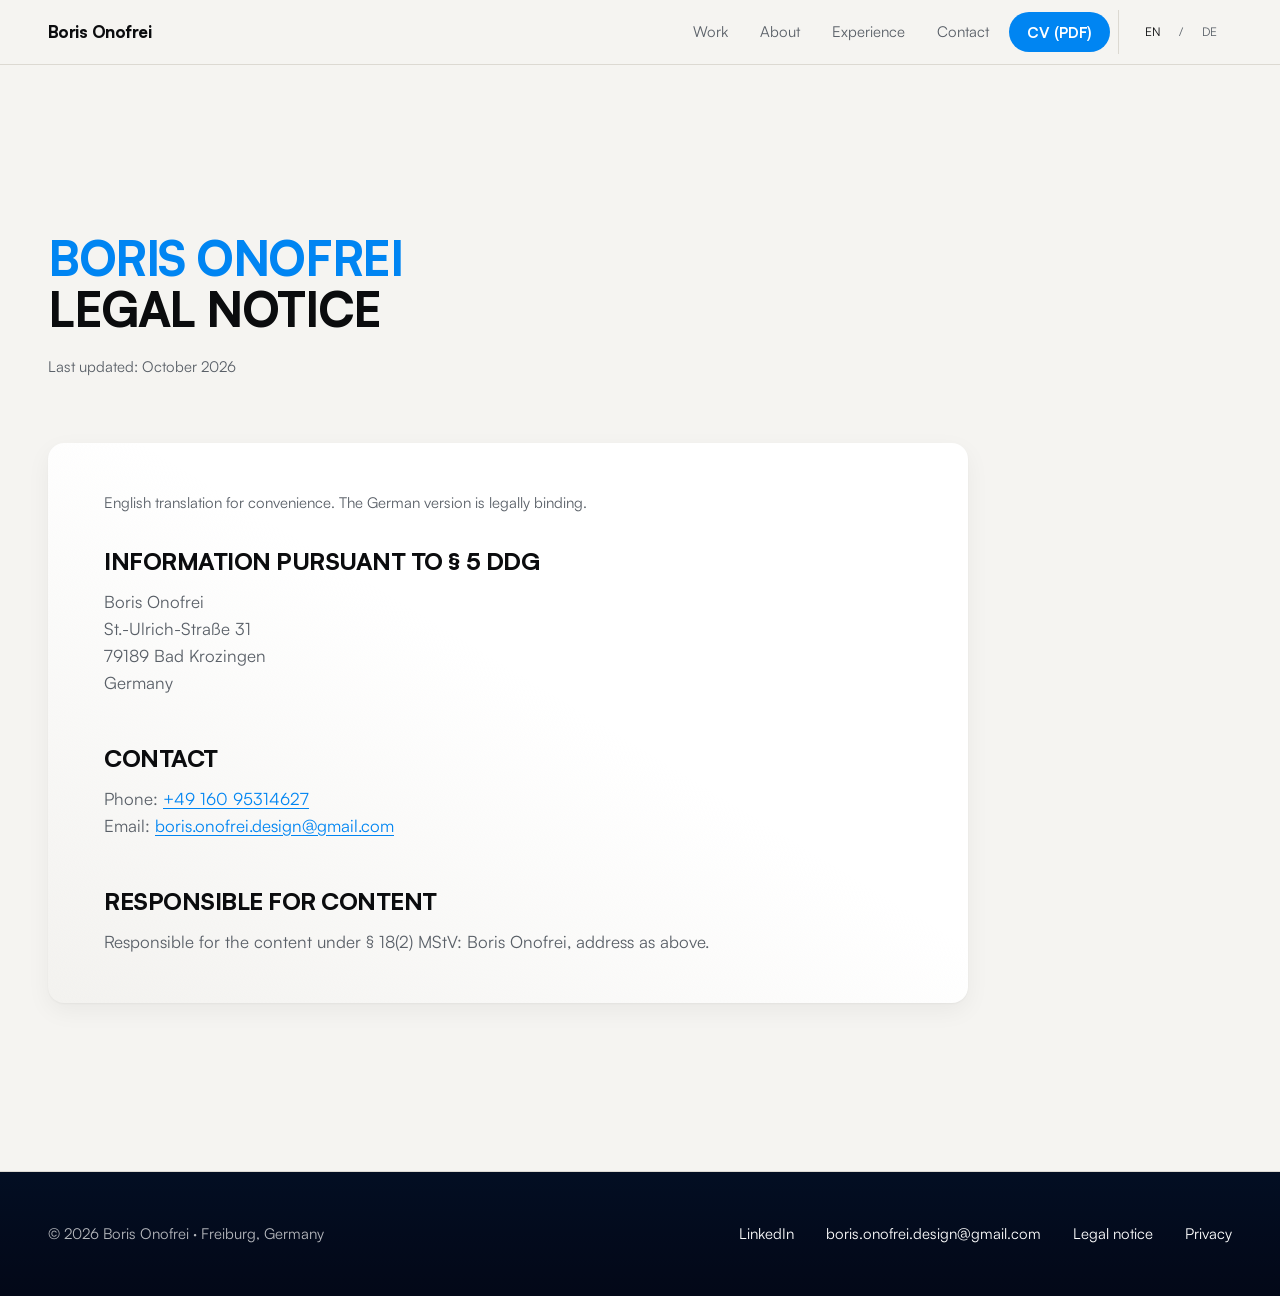
<file: Impressum - Boris Onofrei.html>
<!DOCTYPE html>
<html>
<head>
  <meta charset="utf-8">
  <title>Impressum · Boris Onofrei</title>
  <style>
    * { margin: 0; padding: 0; box-sizing: border-box; }
    body { background: #FFFFFF; display: flex; align-items: center; justify-content: center; min-height: 100vh; font-family: -apple-system, BlinkMacSystemFont, sans-serif; }
    #__bundler_loading { position: fixed; bottom: 20px; right: 20px; font: 13px/1.4 -apple-system, BlinkMacSystemFont, sans-serif; color: #666; background: #fff; padding: 8px 14px; border-radius: 8px; box-shadow: 0 1px 4px rgba(0,0,0,0.12); z-index: 10000; }
    #__bundler_thumbnail { position: fixed; inset: 0; width: 100%; height: 100%; display: flex; align-items: center; justify-content: center; background: #FFFFFF; z-index: 9999; }
    #__bundler_thumbnail svg { width: 100%; height: 100%; object-fit: contain; }
    #__bundler_placeholder { color: #999; font-size: 14px; }
  </style>
  <noscript>
    <style>#__bundler_loading { display: none; }</style>
    <div style="position:fixed;bottom:12px;left:12px;font:13px/1.4 -apple-system,BlinkMacSystemFont,sans-serif;color:#999;background:rgba(255,255,255,0.9);padding:6px 12px;border-radius:6px;box-shadow:0 1px 4px rgba(0,0,0,0.08);z-index:10000;">
      This page requires JavaScript to display.
    </div>
  </noscript>
</head>
<body>
  <div id="__bundler_thumbnail"><svg viewBox="0 0 1200 800" xmlns="http://www.w3.org/2000/svg"><rect width="1200" height="800" fill="#FFFFFF"></rect><text x="600" y="470" text-anchor="middle" font-family="system-ui,sans-serif" font-size="260" font-weight="800" fill="#0B0C0E">§</text></svg></div>
  <div id="__bundler_loading">Unpacking...</div>

  <script>
    
document.addEventListener('DOMContentLoaded', async function() {
  const loading = document.getElementById('__bundler_loading');
  function setStatus(msg) { if (loading) loading.textContent = msg; }

  const FONT_MIME = /^(font[/]|application[/](x-)?font-|application[/]vnd\.ms-fontobject)/i;
  const MIME_TOKEN = /^[\w.+-]+[/][\w.+-]+$/;
  function toBase64(bytes) {
    let bin = '';
    for (let i = 0; i < bytes.length; i += 0x8000) {
      bin += String.fromCharCode.apply(null, bytes.subarray(i, i + 0x8000));
    }
    return btoa(bin);
  }

  // Error sink persists across replaceWith since it's on window, not the DOM.
  window.addEventListener('error', function(e) {
    // Failed resource loads (CSP-blocked links, scripts, images) fire plain
    // events at the element — warn only; real JS errors carry message/error.
    if (!e.message && !e.error && e.target && e.target !== window) {
      console.warn('[bundle] resource failed to load:',
        e.target.tagName, String(e.target.src || e.target.href || ''));
      return;
    }
    var p = document.body || document.documentElement;
    var d = document.getElementById('__bundler_err') || p.appendChild(document.createElement('div'));
    d.id = '__bundler_err';
    d.style.cssText = 'position:fixed;bottom:12px;left:12px;right:12px;font:12px/1.4 ui-monospace,monospace;background:#2a1215;color:#ff8a80;padding:10px 14px;border-radius:8px;border:1px solid #5c2b2e;z-index:99999;white-space:pre-wrap;max-height:40vh;overflow:auto';
    d.textContent = (d.textContent ? d.textContent + String.fromCharCode(10) : '') +
      '[bundle] ' + (e.message || e.type) +
      (e.filename ? ' (' + e.filename.slice(0, 60) + ':' + e.lineno + ')' : '');
  }, true);

  try {
    const manifestEl = document.querySelector('script[type="__bundler/manifest"]');
    const templateEl = document.querySelector('script[type="__bundler/template"]');
    if (!manifestEl || !templateEl) {
      setStatus('Error: missing bundle data');
      console.error('[bundler] Missing script tags — manifestEl:', !!manifestEl, 'templateEl:', !!templateEl);
      return;
    }

    const manifest = JSON.parse(manifestEl.textContent);
    let template = JSON.parse(templateEl.textContent);

    // Nested page bundles (iframe targets). Each ships ONCE, in the ROOT
    // document's manifest; frame srcs carry an about:blank#<uuid> marker
    // instead of a substitutable uuid. Every document mints the blobs for
    // its OWN frames — from local text at the root, or text obtained from
    // its DIRECT parent over the relay protocol below — so each frame
    // navigation stays same-origin with its initiator and a deduped page
    // loads at any depth on any host, including a file:// download's
    // opaque origins (where a blob minted by one document cannot be
    // navigated to by another).
    const pageOrderEl = document.querySelector('script[type="__bundler/page_order"]');
    const pageOrder = pageOrderEl ? JSON.parse(pageOrderEl.textContent) : [];
    const pageSet = new Set(pageOrder);
    const pageTexts = {};

    // ── Nested-page text protocol (parent-chain relay) ──
    // Page bundles ship once, in the ROOT document's manifest. Every
    // document mints the blobs for its OWN frames, obtaining page text
    // through a strict parent-chain relay: a document only ever SENDS to
    // its direct parent (which, for every document the publisher's own
    // runtime minted, is another publisher document) and only ACCEPTS
    // text from that direct parent; requests from below are honored only
    // for the document's own child frames, and the ROOT never sends
    // upward at all. That last rule is load-bearing: the artifact host's
    // frame-ancestors allows claude.ai (and friends) to frame an
    // artifact, so window.top can be a FOREIGN document — a top-addressed
    // protocol would hand page uuids to that ancestor and accept forged
    // "page text" from it, minting attacker HTML as an artifact-origin
    // blob document. The chain never touches the ancestor: requests stop
    // at the root, replies are origin-addressed per hop (never '*' when
    // an origin exists), and both directions are origin-gated (on https
    // a foreign sender's origin can never equal this document's; in
    // opaque contexts — file:// — everything serializes as 'null', where
    // an embedded EXTERNAL frame still fails the gate by carrying its
    // own real origin, and a sandboxed child of such a frame is excluded
    // by the own-child-frames check plus uuid unguessability). Shape is
    // deny-by-default: one request form, one reply form, no error
    // replies.
    // window.origin is the SERIALIZED SECURITY origin ('null' in opaque
    // contexts such as a sandboxed preview iframe) — location.origin is
    // computed from the URL and stays 'https://…' even when the document
    // is sandboxed, which would misgate every opaque chain.
    const OWN_TARGET = /^https?:[/][/]/.test(window.origin || '')
      ? window.origin
      : '*';
    function trustedOrigin(e) {
      if (e.origin === window.origin) return true; // https chains; opaque==opaque
      // file:// trees: Chrome serializes the file document's origin as
      // 'file://' while the blob: documents it mints serialize as 'null',
      // so the two legitimate shapes can never string-match — accept the
      // pair in both directions. https origins never serialize as either,
      // and sender identity (own child frame / direct parent) is checked
      // separately.
      return (
        (e.origin === 'null' &&
          (window.origin === 'file://' ||
            window.location.protocol === 'file:')) ||
        (/^file:/.test(e.origin) && window.origin === 'null')
      );
    }
    // Non-empty only in the root document (nested bundles ship an empty
    // island), so it doubles as the root marker: the root answers from
    // local text and treats a miss as authoritative — never relaying to
    // its (possibly foreign) parent.
    const isPageRoot = pageOrder.length > 0;
    const blobUrls = {};
    const resourceBlobs = {};
    const UUID_SHAPE = /^[0-9a-f]{8}-[0-9a-f]{4}-[0-9a-f]{4}-[0-9a-f]{4}-[0-9a-f]{12}$/;
    const pendingFrames = {}; // uuid -> [{el, frag}] awaiting text for own frames
    const pendingRelays = {}; // uuid -> [childWindow] awaiting text to pass down
    function mountPage(el, frag, text) {
      const pageBlob = new Blob([text], { type: 'text/html' });
      const u = URL.createObjectURL(pageBlob);
      resourceBlobs[u] = pageBlob;
      el.src = u + frag;
    }
    function deliverPage(uuid, text) {
      const frames = pendingFrames[uuid];
      delete pendingFrames[uuid];
      if (frames) for (const f of frames) mountPage(f.el, f.frag, text);
      const relays = pendingRelays[uuid];
      delete pendingRelays[uuid];
      if (relays) {
        for (const cw of relays) {
          try { cw.postMessage({ __bundler_page: uuid, __bundler_text: text }, OWN_TARGET); } catch (err) { /* gone */ }
        }
      }
    }
    function ownFrameWindows() {
      const out = [];
      for (const f of Array.from(document.querySelectorAll('iframe'))) {
        try { if (f.contentWindow) out.push(f.contentWindow); } catch (err) { /* detached */ }
      }
      return out;
    }
    window.addEventListener('message', function (e) {
      const d = e.data;
      if (!d || typeof d !== 'object' || !e.source) return;
      // Origin gate first; the structural checks below (own-child-frames
      // for requests, direct-parent + solicited-uuid for replies, the
      // root's never-relay rule) are what hold in fully opaque chains
      // where origin strings can't discriminate — a sandboxed root's
      // FOREIGN wrapper still fails all three even though both serialize
      // as real-vs-'null' rather than matching.
      if (!trustedOrigin(e)) return;
      if (typeof d.__bundler_need === 'string' && UUID_SHAPE.test(d.__bundler_need)) {
        // Requests are honored only for this document's own child frames.
        if (ownFrameWindows().indexOf(e.source) < 0) return;
        const uuid = d.__bundler_need;
        const text = pageTexts[uuid];
        if (typeof text === 'string') {
          try { e.source.postMessage({ __bundler_page: uuid, __bundler_text: text }, OWN_TARGET); } catch (err) { /* gone */ }
          return;
        }
        if (isPageRoot || window.parent === window) return; // authoritative miss
        const waiting = pendingRelays[uuid];
        if (waiting) {
          if (waiting.indexOf(e.source) < 0) waiting.push(e.source);
          return;
        }
        // Never-answered uuids would otherwise accumulate forever under a
        // request spray; past the cap (far above any real page count) new
        // relays are dropped rather than remembered.
        if (Object.keys(pendingRelays).length >= 128) return;
        pendingRelays[uuid] = [e.source];
        window.parent.postMessage({ __bundler_need: uuid }, OWN_TARGET);
      } else if (
        typeof d.__bundler_page === 'string' &&
        UUID_SHAPE.test(d.__bundler_page) &&
        typeof d.__bundler_text === 'string'
      ) {
        // The shape test is load-bearing beyond tidiness: the solicited
        // check below uses the in operator, which matches prototype keys
        // ('__proto__', 'constructor') — an unshaped key would reach
        // deliverPage and throw, painting the error banner.
        // Text is accepted only from the direct parent — the document
        // that minted this one.
        if (e.source !== window.parent || window.parent === window) return;
        if (!(d.__bundler_page in pendingFrames) && !(d.__bundler_page in pendingRelays)) return;
        deliverPage(d.__bundler_page, d.__bundler_text);
      }
    });

    const uuids = Object.keys(manifest);
    setStatus('Unpacking ' + uuids.length + ' assets...');

    await Promise.all(uuids.map(async (uuid) => {
      const entry = manifest[uuid];
      try {
        const binaryStr = atob(entry.data);
        const bytes = new Uint8Array(binaryStr.length);
        for (let i = 0; i < binaryStr.length; i++) bytes[i] = binaryStr.charCodeAt(i);

        let finalBytes = bytes;
        if (entry.compressed) {
          if (typeof DecompressionStream !== 'undefined') {
            const ds = new DecompressionStream('gzip');
            const writer = ds.writable.getWriter();
            const reader = ds.readable.getReader();
            writer.write(bytes);
            writer.close();
            const chunks = [];
            let totalLen = 0;
            while (true) {
              const { done, value } = await reader.read();
              if (done) break;
              chunks.push(value);
              totalLen += value.length;
            }
            finalBytes = new Uint8Array(totalLen);
            let offset = 0;
            for (const chunk of chunks) { finalBytes.set(chunk, offset); offset += chunk.length; }
          } else {
            console.warn('DecompressionStream not available, asset ' + uuid + ' may not render');
          }
        }

        if (pageSet.has(uuid)) {
          pageTexts[uuid] = new TextDecoder().decode(finalBytes);
          return;
        }
        if (FONT_MIME.test(entry.mime) && MIME_TOKEN.test(entry.mime)) {
          // Strict artifact hosts allow font-src data: but not blob:.
          blobUrls[uuid] = 'data:' + entry.mime + ';base64,' +
            (entry.compressed ? toBase64(finalBytes) : entry.data);
        } else {
          const blob = new Blob([finalBytes], { type: entry.mime });
          blobUrls[uuid] = URL.createObjectURL(blob);
          resourceBlobs[blobUrls[uuid]] = blob;
        }
      } catch (err) {
        console.error('Failed to decode asset ' + uuid + ':', err);
        const blob = new Blob([], { type: entry.mime });
        blobUrls[uuid] = URL.createObjectURL(blob);
        resourceBlobs[blobUrls[uuid]] = blob;
      }
    }));

    const extResEl = document.querySelector('script[type="__bundler/ext_resources"]');
    const extResources = extResEl ? JSON.parse(extResEl.textContent) : [];
    const resourceMap = {};
    for (const entry of extResources) {
      if (blobUrls[entry.uuid]) resourceMap[entry.id] = blobUrls[entry.uuid];
    }

    // Artifact-host CSP (connect-src 'self') refuses fetch() of blob: URLs —
    // consumers read these Blobs directly. Survives the swap like the error sink.
    window.__resourceBlobs = resourceBlobs;

    setStatus('Rendering...');
    // Page uuids have no blob here — they ride inside about:blank#<uuid>
    // frame markers the pass below resolves after the swap.
    for (const uuid of uuids) {
      if (pageSet.has(uuid)) continue;
      template = template.split(uuid).join(blobUrls[uuid]);
    }

    // Strip integrity + crossorigin — blob URLs from a file:// document inherit
    // a null origin, so crossorigin forces a CORS fetch that SRI then rejects.
    // The manifest bytes are ours; SRI protects against CDN compromise, not this.
    template = template.replace(/\s+integrity="[^"]*"/gi, '').replace(/\s+crossorigin="[^"]*"/gi, '');

    const resourceScript = '<script>window.__resources = ' +
      JSON.stringify(resourceMap).replace(/<\//g, '<\\/') +
      ';</' + 'script>';
    // Inject after <head> so the DOCTYPE stays first; prepending the script
    // would push the parser into quirks mode. DOMParser always emits a <head>
    // (synthesizing one if the source HTML omitted it) but may carry
    // attributes through, so match the full opening tag. slice() rather than
    // replace() keeps us clear of $-pattern substitution in resourceScript.
    const headOpen = template.match(/<head[^>]*>/i);
    if (headOpen) {
      const i = headOpen.index + headOpen[0].length;
      template = template.slice(0, i) + resourceScript + template.slice(i);
    }

    // Parse the template and swap the root element. Scripts inserted via
    // DOMParser/replaceWith are inert per spec — re-create each with
    // createElement so they execute, awaiting onload for src scripts to
    // preserve ordering (React before ReactDOM before Babel before text/babel).
    const doc = new DOMParser().parseFromString(template, 'text/html');
    document.documentElement.replaceWith(doc.documentElement);

    // Resolve page-frame markers: mint this document's own blob for each
    // framed page — from local text when this is the root, otherwise by
    // asking the direct parent over the relay protocol above. An
    // unanswered request leaves the frame on about:blank, the same
    // degraded state as a refused embed.
    {
      const MARKER = /^about:blank#([0-9a-f]{8}-[0-9a-f]{4}-[0-9a-f]{4}-[0-9a-f]{4}-[0-9a-f]{12})(#.*)?$/;
      const needed = [];
      for (const el of Array.from(document.querySelectorAll('iframe'))) {
        const m = MARKER.exec(el.getAttribute('src') || '');
        if (!m) continue;
        const text = pageTexts[m[1]];
        if (typeof text === 'string') {
          mountPage(el, m[2] || '', text);
        } else if (window.parent !== window && !isPageRoot) {
          const had = pendingFrames[m[1]];
          (pendingFrames[m[1]] = had || []).push({ el: el, frag: m[2] || '' });
          if (!had) needed.push(m[1]);
        }
      }
      for (const uuid of needed) {
        window.parent.postMessage({ __bundler_need: uuid }, OWN_TARGET);
      }
    }

    const dead = Array.from(document.scripts);
    for (const old of dead) {
      const s = document.createElement('script');
      for (const a of old.attributes) s.setAttribute(a.name, a.value);
      s.textContent = old.textContent;
      // text/babel scripts with a src: read and inline. transformScriptTags
      // does XHR against the src, but blob:null/ from a file:// origin is
      // silently dropped. Inlining makes it a plain inline babel script,
      // which transformScriptTags handles unconditionally.
      if ((s.type === 'text/babel' || s.type === 'text/jsx') && s.src) {
        const pre = resourceBlobs[s.src.split('#')[0]];
        s.textContent = pre ? await pre.text() : await (await fetch(s.src)).text();
        s.removeAttribute('src');
      }
      const p = s.src ? new Promise(function(r) { s.onload = s.onerror = r; }) : null;
      old.replaceWith(s);
      if (p) await p;
    }
    // Babel standalone auto-transforms type=text/babel on DOMContentLoaded,
    // which fired before we swapped the document. Trigger manually if present.
    if (window.Babel && typeof window.Babel.transformScriptTags === 'function') {
      window.Babel.transformScriptTags();
    }
  } catch (err) {
    setStatus('Error unpacking: ' + err.message);
    console.error('Bundle unpack error:', err);
  }
});

  </script>

  <script type="__bundler/manifest">
{"3f915bc1-65cf-4769-a517-e06159ab1e77":{"mime":"image/svg+xml","compressed":true,"data":"H4sIAAAAAAAAE+1ZyXKrSBb9FYd66X4lJslPL2xHJKNADAJJQOaOSQzKBA0ghq/vQLJdrlfVi163zipJuDfveC4R+Xq5pk8dweXlbZLV9fHXdNq27R8t+0d1TqcMRVHTyzWdPF3zpOWr7m1CPVFPc+5pzk3uYr8i5hh8yY4PN0kSlPk+udST91eS1EEc1MH76/j21+ebdwCAl5IjHXoqAAAkQenWSDH6SJGAZAM7BQCcUsARVhLhoLXQBgDwKBq/g+NLKT7FHn2Ag1ZDGziAFwAAwgmIeRjZJh0Rbn6T21Yc8qQZZFxiCHRhbeODvrU5g4G15TnEzGlsMCZBioONwWYtcTfaI2Lmy7bjp23QN/[base64]/j52Zh6z6e+y2n7GD7F2XXsL+5jWfFUZpVnBzrqbdUJbMz2mzKdrKcwNxVIDwLZYVib9k05NGoGdSgbdogo+YhiyPwzGm5WifXCPfwVFpZQGDG8RqGCkYh6UzpIFWxL52SQR6QF5H1FvuNbL27nqgbw7I1266o35RGCWf6eS7DruJC/[base64]/rmFZUOC30N216Mw3KTIWWWhZ77ZWNE5EsofcbO1EJiXsZ9tB77QlT/5An+zhNjn6S/8YRjfuQyyyImbZAiUzee+ey7ZbztWpwNYTFfr6PZ3F8Ji4sxyoN737kF9LoSjbW6VWmTmC30HBP8DsWpoG9WniDIeZrvmnYniHtW1dgk7alVaV1rI2fY6qeeOivDbbZLjqM9pxlzHJJ7LY4xDQkmyDepgLgcZDo6YkbfLb4i7tjbfcxnL4h0OCQxFfCHhB/PLmZfPKQxdx4yiHn5nYfAR89ApssCj2ri4sZ9gsiMvbvCkJEviEFDoEi9uUXHiMFlSGQq9jWcSL/[base64]//N/5mPnMuupSuTNe4W8I8nyoCCstlajyXzFbkVzoXJNrRc/YnlU2k+ScPHf8HHvrsAaOJC+2Lg1T9Z+FFgMxpL7aJHaJ2vz4r03TpJF33UgbJ0tQUQaJdP8jhmKdleowY94Jy81YvqKA/9X+LjXH9iMHNN504WazIX2dmtXiqrkK1S/Zx4qT2Op7mFZhe9HPoYKVESCecUse7TdlR9zqj94hxG+RrWawsen/kZfJcfPT61fZmVLDUrpGCC1UaecIdEItwVJpj7LGx4Vq94M8Ry2NIf9vPOUovxjkCuC8eELLP/4Uiav/2v/D3Wrv9bwD11uf1SvJsdVOlElEEGYG0atNUVQxV5YsAiCCVBJA5YBaA1ctFnVH6nEunlWKnuwWid1sgghWfpqfsUFhr2xbBwGuGE7WyDUXXtldSO+O/cfdFlXnBHqTGEFoF0DsJdAb+ayzMa1g649xJ7dsMcptYwVm4NNIdWVxjgRftLUjklurNAnCGGHWWaA/mFgXjniWOe7Cztvc9Q7I7eQAun5ouD6qtePg+g9p0J2misTm0WnuzV5R6/ru96dfc+GbX7sYPuEEDjwzeUPj+pGwMbgFSSRGEj3UrLQGlAl7L5gK56js+lWVzR113K2y5tTSPi5h+0WebpvUpPSFyfuENNj7EUzbqi04GrF3NNtx871PTPIOUi17IPlys5BeKrWdW4Ym8ZwBujGEsthI/[base64]/aY404O2P2rG4pk+x2K7WeuGtbaKVZP7RbWbHne7RFk4Lckgy2dIPphl+rcp9cADDzzwwAMPPPDAAw888MADDzzwwP8j1gjaayoqbey3yUqh9pfG1685nE/TozKHpVP0PVZ0K+KqlR95P4eXTZ12jdFcqfkcmkSSzl5YuRBvgnmrORyrWQw7D7rDz7fX6V/vhF+nf94Wn5OofmrzuM7eJuN1c5bkaVbf1+fubUJzk6d9jvHb5F8UTwmUNHl/nY5C76910tVP3duEZSZP/duEYyZP49aPoIyy6vw2IXkc42TytK/K+sc+IDnu3yaX/lIn5EeT//vpEpSXH5fknO8/vmk/zn6hqI+dSz4kbxNm/mWD/CLPZXbyzluv0/Gw99fx5vz9P8A9dD9hHwAA"},"56d8539e-1279-4600-b6fa-02261e617b99":{"mime":"image/png","compressed":false,"data":"[base64]/[base64]/tE6f0YK0iSYAAAGZY2JvcqJnYWN0aW9uc4KiZmFjdGlvbmtjMnBhLm9wZW5lZGpwYXJhbWV0ZXJzoWtpbmdyZWRpZW50c4GiY3VybHgtc2VsZiNqdW1iZj1jMnBhLmFzc2VydGlvbnMvYzJwYS5pbmdyZWRpZW50LnYzZGhhc2hYIFygbt7dX22Uz52V3lcW6x1y+rj/[base64]/[base64]/She9N7eTo1gwVjAOBgNVHQ8BAf8EBAMCB4AwFQYDVR0lBA4wDAYKKwYBBAGD6F4CATAMBgNVHRMBAf8EAjAAMB8GA1UdIwQYMBaAFM5R4gSBTmRbI/jjxM+aPpzB11zCMAoGCCqGSM49BAMDA2cAMGQCMDFzHRSeAXrSy1WOzkbhPZ6Km2wGTmZ/[base64]/SRJEmELoIT1Q6WPgiQbooggEERZoIEUVABSMiTUB674YS9ElXLJ+hvT2TLJLdndm5szO7U/58mZ2Ze88995z//Dt75869d3LlL1DoOjZg4BQO5CL8AQEHIQBCOyiYcIUIhAYLHIUACO2ocMIZENo1HHCHoyC0O+LsGi9BaNeE2h2OgtDuiLNrvAShXRNqdzgKQrsjzq7xEoQmItdE2wWOgtAuCLKbXASh3RRtF/[base64]/[base64]/netCrrwyhCePH0ORJb9Ookck0cEBf6tI5kWrXrkW5c+c2uGZ7qLMVoefM/oDOnj5l+Hbmlww6eng/rVm9kqa/N4V69+5JVatWsQQp4uPjZNJu27qRfso4Rgf375JtTB6eRC+92IcSEztQ2zatqEf3rjR40AAaN3YULVn8Cf3y8wlKP3qAvl7+hUzyvHnz2IORIVppK0KH6KticUmS6PbbC1H5cmXlq9/wpGEyEZgU69euorp1a1M4//jqOnTIIDp4YDdt3rReJm3JmBjKly+vkBkFCxaUv5hM8lMn02nVyhVU44HqQjrsJgxCB4lYQsI9tPjTVOIrZNMmjYNIh5adK1cuGvbay3Ti2GHq3+9FKnLnnaEpvKk067733or0xbLFtGH9aqpZs8ZNuc45BKE1xpKvkB/OnE779mwnJrnGYprFihe/i3Zu30wv9Pkv3XLLLZrL6REsU6Y0LVvyKY18Y7ie4pYuA0ILhicqKoq++zZNvvESLKoo/sgjjWjr5o3EpFYUMiHj2R7d5GbIrbfeaoL2yKiMJKEj47EBtfIN1uefpVKVKpVD1sbt9fnzZgu3j0OuOFsBN0P2791BFStWyE6x9w6E1hk/SZJowcdzidumelTky5ePVqZ9Jfeo6ClvZJkCBQrQt98sl28+jdQbCV0gdAio803b6FEjdGmY/9Fsqly5kq6yZhTiL+ab40bbvhcEhA6RHa1btRTW0LFje2pQv55wObMLSFLWr47ZN6Vm+uFYQl+/fp1q1WmgurVq/QwNTx5JqZ8sogsXLurCmX+uRfp2ubdk3JiRuuryFrp27RqdOXOGdu/eQ58vWUazZ8+lNWvXUXr6Mfrjjz+8Yrr27M+i1Pm6ylqhkKMJffjwEVLbVn23mt6Z9C716v0ClUmoQMOShlNm5mXhuLRv305zmaWe7rI8efQ9tcvMzKQZ78+k2Ph7qFyFKtSw0X+oW/ee1G/AYHqqZRuqXqOOnNe8xdO0b/8BzTb5CnIfNfeA+KbrPw9fSccSWg+EKSnT6IkWLYmv7iLl+aqrRf6diROoRIl/axHNIcP2jB03gaJL3k1Dhr5Kf/31V45835Pvv99A9Rs0onr1G9Hx48d9szWdj0hOIn7srknYQkIgtE8wNm/ZSpMmp/ikqp9GRRVVF/Dk3lm4MLVr29pzJPZ/5coVat2mPY0d9yZxU0Ok9P4DBzxX7bq06YfNIsVkWb5JnDplsnxspw8QOkC0uBkSIFkxicdMKGZmZwwY0JckSco+07b7+++/6eFHGxM3jbSV8JfiL0GTpi1o8edL/TODpFS9rwrlz58/iJS1skHoAPG4ePFXT1s6M0BO4KTz588HzrgptdXT4r0hLZ5sRXv27L1Ji/7D7j2ek28iRTRIkiQ/ihcpE2lZEFohApKkHZpDnptPBTVycs0aD1DhwnfIx1o/vvxqOXHzR6u8FrlnOnQSbrZ07KD9hleLDWbLaI+a2ZZYSH/x4ncRP97WatLOnbtURXmcspJAoHRuavR4tnegrJDSfv75f3KvjogSHrtSoXw5kSIRlQWhA8A/Ivn1AKnKSVs8N5JKufzFqFVLbKjmqNHjiEmtpDOU9BFvjKbff/9dSAWPzRYqEEFhENoH/JYtn6Qnmjf1SVU+5QcZP2zeoijQrFlTEul35i666TM+UNRnRMY3K1cJqQn3BAch43yEQehsQLin4v0Z02hqyqTsFG27AQOHqrZLeRaMNk1ZUkeOHDXt6pxVA9GUKdO8h5r2t912myY5Kwg5ltCSJMlz6bp0TlTc80/prA9n0OpVaXT44B75yixJkua4HD36o/zYXK1AfHy8WrZf3sLURX5pRids3bad/vzzT81quU+6UKGCmuUjKehoQvNcOrWNpzk1afw4VahQXqhZwAFjQiR27saHqlt0dAnVfN/MWbPm+CaZcr5jx04hveXLlxeSj5SwhQkdKUiC18uPlhPKVaKDBw8FFS4WFRVUxivA7efzFy54T03dZ5w6JaS/XNkEIflICYPQAshfvnyF+vYfRDz4J9h4Cq9akf7ny5fFB0Z56xHdnzwpRmiehyhaRyTkQWgNqJ/MyKCJ70ymipWq0pw58zSU+EdEZL7eJcHutH9qET86duyYUKG42Fgh+UgJg9AakI+JjqbEjh0o5d2J8qIuGorcEOEbqhsnQQ7y5NY3rDSI2oDZp0+fCZiulHj12lWlLEulg9Aaw8FNh0YPNSRedmvv7u2ap0/x4CCNVdCVq1e0ioYsF6VhhODNleTOZY+lxUDom6Om8bhYsSh5guu0KZODPiLX2tbmqgsWKMC7sGxxcXFC9RzTOa5aUyUGCoHQIYDJTxU3blirqkFkalfevGJLfalWHCQzJkasO5Fn/gRRaYlsRxP61KmfKNjG4xpEmgW+UYstWZL4AY1vuvf8l9OnvYdB95IkEU8ECCpogEB0CTFC7z9w0IBazVfhWEIzSSvfV52CbXGlEijqrhgqfU95GjV6rNATNG94+r7Uh2IVegEyMsS6xzp16uhVa+q+iuAiOfv27TPVHqOUO5bQogDxoP43J0ykknFl5C46kfLckzF/3qyARdLT0wOmKyXqWRZBSZdSerWq95HI+Ay+OPz22yUldZZKB6EDhCN5xCjhKUulSgUesyE6+7p06btNX6yxV6+eAbxWTuLH/Mq51soBoRXiwVOWRG7oeIho0aJF/bQtXbqMeKKrX4ZCgiRJ8uLl2dmm7B5u1FBI77p13wvJR1IYhFZBf+cu9ZkovkXr1avjm0T8uHzDhk1+6WoJQ4cMNO0qza+x4MVk1Or3zeN7C980q56D0CqR2bJlm0quf9YD1e/3T/SkjBk73vOp/Z+X4pr+Xor2AholeWoZrz+tUVwWO+3ppdm7b798bIcPEFolSqJjgOPiAo932LjpB+Glxho//hhVv7+ainXiWR/NnUV8AytScs5cey0LBkKrRPf+amKEuqAy9DP1E/GB+4s/SzVs3eYZ06cSrwWt4q5fFg9nFV2jxE9JmBNAaAXAYz0PTCpVqqiQGzj5+PGTgTM8qePHvyW8xBg3Pb75+ktq+GADjwZ9/3xF5veqtHiimbCCbdt3hLz4o3ClIRawL6FDdFytOC9Gnpb2pfAslh9/TFdUywP353+8UDFfKYN7TxYumEeDBvYXbi6UK1uWNm9ap2vNZ+57fq7X80pmWTYdhPYJTYf27WjP7m3Cj6D55/mr5St8tOU8feHFfvKjeBL8kyTJQ+h+lHHiKPEC68HGWNeuXUt+5+LaNSsVn2BSkL9XX0uSl+cNIma5bMcSWpIk+aeaf66VtocaPkjdunamsWNGEl8FjxzaR2+/NV6YzBxVXsrg0qXgT9OaNX9KqF+adXs3/uXo3q0LHU8/RPxelFUrVxDPVOe3yX66aIHnarxezuMXb4rONvfWwfuNGzfRe9Pf50PbbY4mdOrCj0htYxKPGf0Gde3SiZjcd9xxu+4AJidrW8T8xMmTNHDwy7rr4YLcLuaHOHyTx2uI8Ntk69erKy9/G+riijxYq2Urey3/xZh4N8cS2utgOPZnz56ljZ6uOa118TSu1WvUh51q1WWkHDeb2rTtYPq6IEba7KsLhPZFRPCcb546de4uWIqo3TOJFGxNPGGlIRRgP/oPHKJrLekQqtVUVEQIhBZBy0eWr2ht23XURQJ+vUSjRx6nlJRpPlrDf8rNjIcefkx+V0v4aze2xlzGqnOPNiZz12496dtV34Xk9LCk4dSufSJl6ni3S0gVZxfmFw/x+1qMWoc6W23EdiC0Duj5itYhsQstXfaFjtL+RdLSVlK16jWJl7v1zzUvhXsy+MVDIvMezbPGGM0gtACO3M78YOYsKlW6HK1YkSZQMrgok5ln1/CjZrOW0vVawfMDm3q6D19+ZZg3yTF7EFpDKPn9f0mvj6CY2NI0yNPlxsTWUExYhPXyexN51gzPnjmn4VUXWith3dy84Pet8Psbua9Za1k7ydmK0HwVMwNcbg/zuGX+6eVB/bt27ZZvkHo820uea1i9Rh2a/O6UsHVnXb16VZ7fmFD2XuK6+cWa3H/t385WR4Mf9GzbtoMGDhpKJWLiiZsXet6IpV6LtXJtRWi+Ov4rqgQZvRUtFk3FS8TKV+AyCRWI7/j7DRhMny1eQhcv/hrRiPGvA9tStVpN+nd0HPEikfxFe21YEr09cZL8xft4Qar8ZI/HXTN5m7d4mooVL0nxd5elRx9rQjM/nC1PNIioI2Gq3FaEDhMmlq7m3Llz8hdtytTpxK+XYLI/[base64]/[base64]//5n1IJsAAAAGSURBVAMAapxMBE1R+Y0AAAAASUVORK5CYII="},"7cb38576-8443-4583-b2de-4e5fba9da794":{"mime":"application/javascript","compressed":true,"data":"H4sIAAAAAAAAE+19S3Mcx/HnXZ8ihQ1rBuL0gIBkWQYEaUEQpGASIoPgQxb/DEVNd85MeXqq2lXVAIeSInzYL7Cxe/SuL7rsYa/2RSfjm/iTbGRW9XN6BgNS0n8PdoRMTHc9sqoys/Lxq+qdD+GONtLCI6XHBiX86y//EzJt3FinUu9DrLMF9E++2rl7sj2AVKhJLiY4ACUu5EQ4qdUAjp+DvkCTisUAYmExsi5PFpCJCdohfLjzXn+cq5jKQn8bvnsPoJdbBOuMjF3v4L33AHY+hKj8Hxw/evxHJkSkKVxIK0cpgsPXbgAzXGACo0VJSr3ehzvvAVwI4xs45K4AtlBt7Ye/AbbE7u6i9htgy85ktrUPW+czmYHTEGvlULmtQVVkjiqnImf0b+15QQW9e1j8XXsfp9ri6TyUOKZfIOetQvzgrhSpnjAZsUFUIByM8zQFK980Sr/Rev6lVI6KPhVMMD2Cf/4DEiMm9DsTqkGEH4/9SlwwFYInn5aoeLNEckntVnjxQ1FiS3Ertem71GZG5V/Qv7WGxEjnTOUR/9EiSMT87jj8WX/rqXwO/cd3720333xpcExvhbXo7E6iY7vD/Ptt4N9vj59/+9joJI/dXbRyotB8e/[base64]/wljZwcwNnoOgqc4n6OJxiKWakIFiHupJakcGiVSQPojM9IiOK1TqSaNDgyK5NgJ6uQJioSVsJfwxgoIi3ZrH16Wj6A22c0Jv70HO3Dc1YznY+lSFp0HWo21mbOyfnF8dB9EnkgHWSocPW/XY33z2oVpmzmdwSWOSHWdVCM8F+KcHh2dgjOyqSu5FZ27WM+5/[base64]/r3nAXjo5aVaBkfruwDturDbBVW9VnX2813r5qs4b9EkVy10thWKEl9uEy56XodXFcrcYPg004/aPNOP2RsuiYzx+pKCbDRKpYJqwZs2wNo5/pkUyRGPouXjzKLP31aDxOpcJoLI11a9l7pvRlismENINQVZ9TYQMLEN8Jb10R/[base64]/XsRlYdHkGwtJmL5QDRyyTGZ1p0oxzJFPdDsDihOwVy5wmgNkXEmGnIy1MwuQ74gWyOGxQhMSfpHWmOAcUdkFsa5D2wCEcazWWk9ywIwELnQOSMEsLY2EdGqJDEeu2Sl0a6XDAVFgxXl1Oqika6TbmxNpc/prcSGt/HTN2s0WdG8u/Xy2ZVrHI7ArT6lhkgrdPiXaFZcWbzikkeo3ddLYgdhnLFK8xl8rG9uvlxjJ1aO4bnbMndo9/QryCNpFa/djgWL5m7k1tV2PNAXOt1BdPG3O9VRlX7AxUv5qlYj2fowkeQ1T+ahTyK29rZmHxpCxVUxpbMhReY5FJleBrr0faHKLEvEUxC8SdvTvtkimKxLsC3iWpDEuyJi1kqLMUgTwCg3/OpfH2RW5xQLrdkJ0xEgmMU2/qZEImMNaGpMHmGdtaTsYzdBaMcNNCIFMyb6jDKO/YDmJtmP7zo8dwT2ojC2v9fi4TpP2R98onOsVoJMjmEWzt+a1Mp/TyOHg1IsuMvhApGz5EJld9iBMRL2CuEzRKWtYLbSqIl3gWnzzm6SumJqKpgWdfsyWazKWq9By3fZanTkYOFalLYeKpdBi73OCmO0S1snurVrZh3a5a1HOpYoQ/5Aph7/beb1k9neRGZygUNO3jo9gbDnORILgpW5wpTkRaLDsp90LFnTzz9qcAJWOMnI6m4gKHcBosLnwtras5LH5TGOUy9X6iVrxT8E5ipzILq8exnNECEhyLPF1WzQVXlGbnDuwN9+DoiL2E1eNi1r93fp/Xq/GWyV3aQYt1f4ALv3lVES1q4p6Oc5ooJSZ+Vv75D/CBmYgsJDT8zwIszoVaUsUbLftHq5a9pTpWCrOfa/YmpoJk9kLHYpSnwixghO6SokhB4Gl2UE2kQjRSTfzWSTUnFLlTgljIr5TTmSVHNjFyzMsrMkGulHwNc63c1EIqXNMpbqxbIN7pGSpbiCjzAqRyZISRXqwbg4RExzlNczn/z05rpK1au3tyMhcU8JNkmwarJHcaUrGgKAOxgtNzGRfTUPZL7BzrpDKObrx6H69avWdfMx0GLZJaWL18bCk7Dafnj+D3ex/vRru7t7nqhUhlIhxWjqY3uw2KlJSysTDCsSafcooLehxPCymUWq1cmmdWBJFw6EWXJtqi8UrvQqJXm19ibki2Y8ALkeblmpyyU+Z/1jUev6sNYtVy/UHnRuEC5iLLQu/HJHlWm4Kao507deJOia7g3IRo2o0X6rcr983uTby2RsdaXaChFfCLpcmyNTN0WSpitMXmSHJU+J/eNLUwFSnbvDAyEseluBm0ecoG7hyFzUloaQ8VKa7eH4/m4o1WcHSLzOUyFMfhRzh32ixopkLMM0rQCZn6YN0U4xmJQbkfVuOJNAU8KaJmcClM2Vi0m0/4J6sm/CkbG0Ta2GjlIlTJaukgweS0gp/6QnlRtEYFzUcBNK/JTvkpaWSvA5I/5dbxhJc9wXxhMR2vnGWvS0jzGzFHw3Lw9OwhT9s5u1NPhUwvpUro96rZOkr0COHYoHDkRBynOk/YiEERu2pbpNxHXsrOfelgJOxbbSK/W2k7nEbencNkORDdmuvMaKfdIgvuPQXeeKkSIdNFMcMUiagx/MkzKkc7b2LEpfVekSRfT1GoS9lMGFTxYuWEPzZ6nrkoMfICVUlCoRdSkScIx6Siq593Sy3uV+uMAttkFpS01HuuGzUrt//7OJdKskEnkz8FBUWmo76gPeXmC/LpqgU58wI/LwT4UiwsOcbE3s00AnTsE1JRrG9O4YjYaGujIqVGRjyKOTeZ4Bj5n2LbkApiI538c44D75mzUvDOuJgIqYKYqHw+QrNGB00oQrNDJlDOqaZzJ2Y41WmCpmUlhUUq+qVHlBmyU50BhbhT6dYa4ve1phDoUeHjwse8OsLpuWap1O5Pwvhnb7j5R5mTc/kG08Wm/nCRmupyiIsERcOlrHnDX8oBnPbmsDL30vKMQ/n1XvHKxrJdzwQxxYudLgwZzh2k4rIy5KZiJEmviAUm+3BK5r1itilVDQUCKQOxQGGINaKppjSsIBP/[base64]/Ff3XUqWrKPjoVpvDpIJryXpMi14tcaHzauv77PymxBYJ+SXlX9J6oiaptFM4JjczyMCdpUBLReWzmRFSSaFgB57k1kpx4xlkx3IlQY8bDAQ7cPKvv/z3UoR26mmyjjhPReiq6NM1YcIyL98ZKVxO1bdUHZvrSCbHFyuU53308QWdx9OGgh3pZMHaUmQZh4gvRUr7lNH5ZAqkk3wM2VYZVGrIm7sD0IYTa1SHdXtTb9lBPYMaHDTRCBJIBRNUaETaEHecC8mDH5GgD7UX9KFv/b9O6O0w1g3lnko1w0Qq5kD++7SJxmjCG5YWYay1Q9NcA0LhGDmZss755/+hQM8nLdwOW64oR7mZDDrEbUvOOVHIVHHIR2knG2K8lRl5IeKF50P/5xJ1+DprktYRBxZuek0QuFIj+8tTc1dfqlSLBLogICINQxihsqnIx0D/3cXc2XjaWfx6yEjVmIeOzFyhv7+9e9KGjojUkV6hFpMmiicEcxsx56k2aesZwBY592ws/n5n7/beR/Cvv/wPytS2xdnotKEU7pa7iseXfAAvcLSU1jHeStEmhd3f//4juD8ffTkoeYP4JDN6rp2P8c5lEqWERCEJuL1L9Cw5zJmWammD4jd32B6gvno2GAzNLbAwHNhkuE0d7u6H2NCg5g75yNCC5TK3lKyfVDFgqby5PwCR6MxxHJhMYIYOUI055w/btisQlxRed6BGjyEzFGp2iyXTZADU4QWG4HfNMtj3ZgpFXmq2Skd/jy7JriGbiG2dMpxMlgekeiJjtmSIpG5zaUx/XJIPtCYovmKgIUww4rhAXHigYapSH6u1gzVhhH24tfu73/hgBHlx5UydP3hmh6101qpdb6vcw1ez/SY8f680Bdrcv4LhnyDxtIeSEGRQDOAuzvQbkY84H86JkdJ0zBU5Ll/dbUMa1vB62ayAeT327xPrsYtqbhBbrlLVgnL7gCqhqCM5aIXVbGlEXKFMWxCTt5INHE1sJ0E6mOAJevMc51mqF0ieOLfAQVwK9bNMJXAp3wiTBPzRx79lofwY5lLljmNaFAIY4yUaSIQTESpnFoDG6GX/EDioM6M5iDFztoA/hbSADyr4jZq8XW665toPCjebx1j59Bszm5eiNQp2l/[base64]/7XALwhvmbyG4N6r/1XPTNum5pqi+BeIU+8DGIs8LLBHG5jZy2ysPP78u/aexUwG1/ha7cCpUchT4rEMwCl+HuJbM7aNel+KwMPMp3KuMtQfFoAU+qNMcJkZajCN1lWbHaxtmqeEVcl3mmzDsLvfXgUO036mwzechbeq80FGWEbgbu/yedwqqYidR4yN8GGVV4DeF/91DDnawjv88yIeLoG4H2HwtI2nqYSr/7W7KAb5C0VXOg0RQP3zdXfr/62GulNgQwFb/[base64]/13YT8OJ3ya1/TMGOmUOOjF5oRYVxDicqmZENqzLP0DCSFt7kYaNHVQsURZx2W4UXr9QApGhbi/IrAMajI0JnRI9T4TZEjEcv2ojxqAA8PjiNnl6HGL8jjJFokARjitLZ6NyjxmGOaYIKzj1oHOGcuAjGVz8Z/2cFHOeSDp4ZS+KjeDAkAiRNDkRuwyrdCcjxuXTw0XD309/BNyhTVIwiP1EUskCZ5LQXDeGEkmf8HqR11ALcIzj5H5DU9YMAJx/jNKUIAD0jhZigspiOUMF9ApNHdzyY/E1urn6KZxOcukHRHDPaGzlBuPpv5P7kakL5AufgQtKvRGFO74dwVI7g3KPLwx71lFY7RSVYwuBSmoTp/ErE07l0Tkzg6c8OLr8eWx79G1v+b2z5v7Hl/8aW/xtbvsyN/5nY8ntXP07lZLbOGnshLMjCEF1ja53RPvOYEebXAczrLa4FmdeoA/+u6bk0Ueb51d/QJDi/GdS8jSJ/G6z58WZYc/8AfyWoeX4N1DyewgStE2SRB6sU2BIdQCIRzlBZtp1GqHL3huT66idrgzFFi01uNMZTktR7hDtna2MqGa0I5x51Hj0NqPMRvhHT1A0IqzzlFCMdSNcGyRY+UmSweTNrFcDlehB6iopAWkjW/jf5xMjx2M48Et1vwQ8KL4pyLRMxwuhFHYx+FlDo0lteZMt7fHp07hduHTQ94vk+LbDpNJFRDZse3e3Apj/l+HR05JGaM5ebnxGa3jajV/EBWc4ETpcenE6maLsqJDnBNcj2XoPv5mSvITDABMl1SiV5ro/H9C/fC0B2aBOozqjYq5/GCCNKSk9RJSGdQA4VTehI5MjrxmkoVJ43aWmO1Fh4s2hUI5fOZyY/G2Q9XwVZ907RSszaU0Fme27aiPVZbqOzDsR6AKzTsWY/a+cetD772THrhQpaoxR4yhNhgaiUis/BPtczj1vnqQ8CSLNzUoVCSieLVuh+CQ0PK4ZmSkQaN6C2LaAFi/HUwplWhKS22dWPjl0mi1IJKppe/ZiPV58/CFQ8LXHsNTYZyVEqtZviDOuYci/H0V09a2PZo/sbYtmfl1h2GuoRYdkftrHsFQqywrJTNiX68pfAshMdT67DssdT8D4hgiIwegPSnheQdpKiltvLrjFreQVf0T5g1ABGeKENR0b8nk/ySlM5IRG+Ht0ePUXreMl8i93gdiICTlbh262otOZN4e1nLXj7eQPeXlHnwe08NPsLgNs7rYZOcHvkI2YcTzgTZuay9OpH2pMHcKlZvsrwDP/[base64]/HbGP2F8EbidPVGFHDyhe1pSyLeCipfI0GQuvNxQCyMqybRq9b01wTNW0uzx7shayl7iW1/acVOJItg+Sylf8nVMCjjqfVCZlASWh4VPEUxH5AN4Qy6pR1KFhZJdBwg7X69g2lJ25RQVc6PBItt2W/ENF0jXesQ9S0rLnT/gLqf1fH0EfsU/1+j6auEzko8vUhTPWCXfSTV5rD6RrX1IYHr0PXxFGZi7pUva03K7ESUFZH5nNOrfgkGlQGKl3qq2HsZpRJH++xtJKhmzHfnQZdRXJ/TOH8QU4MNRLRnzcQDF5Hg2OwjT+eFC2xspaECio6sY0V3gol8PMGRIMgYYYkoReFZvMz/nB89jp4UsLLKGAhbIymvW3t78Bs4qbD3PPwgPD4anYg3uc8JCnEelako7q8EaEUPOBFVc9B4kmhI50dDeK798ycYT9GQ0eVTVXOyxSeYShyTWgvwG4/Rb7hcvPs1cfo+Z0YSk2EanJybwPRbWeABnMfTS2HeRC9Ih3Ne1Vz9+LYY/XNHdrhZcolLkHdAqxLKp7NMhdO/+tHbqW+H1S9z16sI+ehWB2NuRN1d4gyazBGanH3w7vW/Kc0BYbH6fINH7McBsl/gfjfA7FOxANq3VXZ5Y7ri6SWaLFez1cva4KoA3T9+W+j+UjDvXZD7HciKbuQ+mxirsPuhFVI+Xk91Avjvc6SPXDXWzcgRNGKMUn1IUqd8StUHfmgP48uriNNFmvrAQNDGjdkYQCPp592CVjTp14HvL0FSllbk54Dxd4tiHel1Os9o2fLGEGowr7vCcaA1d2/eAstPy/CCgt4TcS2qodQ2HYj+2mxNyd50dFkoaYhV8P7j56ROitM5b4fq3+giyBqavwXXejc0/xRzt2Sk/lJ4/js4vvp7sOS9Ey+T6CGD+m+M6D/xZkdDl9WsDyaD/rjNHe1Wlsh+YaY+Dej+zngZiyyFZXI1sYZCt6lU0lsPAeTPcq9Ib/JTQntQpbPVIH/paOBJza+3AbzuXSazZABdY2LsB+OoFj/ycZqO7p+jEYoy00wEm0bPvg5mVhmzJ7MmeqgncsaqsGGlnUg1vvqJRccTclPofzV8HziJKIaDqoAIe2vvYdcBgLzjAAD8pgjWkMdan0b1yx0EWCsu9+pmht9I3v1AQEhfFcYr66S3PA9AWrKRceEcOXPCc/IpxcTWjgbIeRnSvBhR7puchxN/NoD+Kez5b3JydElMqjTSYDnbk/vDAbXklCqyUx3MciZdMPBN9Kh2OiClcDxzIdV/wQcEQGFepvDcPkv9x7/1Yv8xnPFxATVg5rpEJSckZlJR3stjlDqFRc8JyfQGM8cuwJgMKop/jjkXi6oMbpDoP6Xgj++h89BA/p9/aCB6zJphJtQy1GbVwYEHV39Plwzc1XzmldAIx0ZMfESCxv0CnRvRIY2R9UcHglv20ENP/ckBTnH5zCjCAzogMFGoDsponPV16PxAVH/95Cyq7orhImUG91c9P/BCGrJ/xNhZH+H9hs4QkKG4ara7DxH8745DBH/9tQ4RrAC81k4SeFR2AwFaO0dwNLLxVEnXUJDVSYKrH+OpdbgCz10/TcChmFEq49lNzxPcwMr85/9FM0uvfmz5nUunCsomb3SkoNZR1c2mJwvYL9+HR7OVRwreA/[base64]/+HOu3UEPfngZvwq0VlTufAgvjMj8jTJ83VIC2dQIW8IGo4hUr0gZmOlhg5Qh5UPltJ1RGXK1hq1lMhTuNS+km1I+C/uYDsJXBXz7xbjoCwISDotev+BCQ45WPxr3i7L7EO164uUY+hIODw8h2t2G7wDTIdUorKxDrn8QJusgMBumQ0mwY06pHIb5rC0M92lTGWP/9gDk9jbcCoV6n9mMEGmpsPZwi+dg6/Me3KrXLoi8Bb3Pdqg4FVjbiYRbYcDDFNXETbcbS1Lj/eJEzD58QX8eFssikoREegCYWgx3X+lLOvRW1BjCV9rxEklLN80ZTIad32948ujRUzgsb4UbUnBhOEF35JyRo9xhv8dnE43WrrcN338PveFO7yDUpnt/+BYCOORwKT2nM4zfNd/gJTx78vCcM9uPhRFz26dklr4cpjrmfWTo097b1HW/R6PobR/ADxALR4fNiWGWO+P1JTKoPBxCv1bi8BB6CfaI4NZTVL1tXp8vqjf8ex/6/QD00GZYfvWChkx1hk4/1JdoSP33t0smpV62ueXb8IXvc99XKPQbxTlscRu55js7vdEQC2MWHohYdCZSrSZ+dcol+XOOZuHv5dfmKE37vZe8JNRIRI2/6m0Px9qciHha03SYFlKG6dAuryidcY2mBsc94qPWmvPzwJf8/2W7pAPIke9TkbocT4WdwiH0egcN0aZi1WT9l952XZI/D3Ic6nLZICTbB/yz+ZTls5Dr+utKjX7xwSuWlT6q7xPc/o/RzgB6Ra9Bi3LNW9Bv0vZFb5sJomX8gFeRntwCZsdDEnvms1tMbV1iCRv7WSo/h4yPrTvy7+iTK5yrp72Iznhv0ea5NQBhDB3Q5ZvlhfX3CtIZoC4FSq4k606OWTaUJgVNiOWPqLmhtPxvP5T7wleAfUqPSDUJz4uNkSjpbW8PPaSyf0frFIUKU9TUlr6j4VxkNc5yXhp5Kns08JZKdEEb0psD+GF7+CctVT8sAk8aDcFfxk+D8GMoTzH7tR4SaLt/rRDQkrxiTq1Pn8iydFFcStMnC66YvKAq6FHFp7R5wyF/y+YlN8it1USw+OMk9RcSNMWJ1ZX/ZM92u+YquuXup+o6ufXE+aU8bJo+SwJbNhqktpAxmlA9Do2QSdPznNmr1vCgtLOpO97lHuACDtd0EnGpXqOnouJ2zbTtsgOYlEHLkivqli3+4Pe2qqmlrZ7bKYuXts3m0x8RAuwXWQNued1CHLYWYklDUwMRZxV6hfQfvOUgU/cLjTF17zbE1L3r2Eh/bza4sFdsOrba9tcanG/[base64]/5sp+121evKUQbja9bzUenu13UDFhY37b4VH1SKt08XNwT9nYO/DPxhZ/h80fVFJpvndTWTkF29vbSwGDjVQWybNIkpMLVO4hn1pH0+/FFA3r1YMbFa1Na22tjiuZgb3M0jgg7spNWvmaS/6l18FlhdykweX0/ihNVtuQK8qGpqaS/OhF4WqcOzJoyA8l/2LALTod7O26HVN3YclZyJCv5KQrgRJpZ/v+Umty/qyT4SYUCx/u1Ni15JHWxxtrH+0Ix6qWfPylD0IGK0+m6bua3nQcLfLdvipXhqMClJH7+Rq3VeukAt5n2kPohLzz96m/IpTSsGq5TtMp6Ddif76pZXbO6kZstn4TzTr3ior8sDHPcLFuo/2h/ItHs0yS0ZfbLY6n848c9tCX19BgQ+imV/iAO/9hb+3UeJyamzOjekpZtYo05QAK9VO6yTx/n5cRuUBxxw4ubZRI2u/f54ZrndEq+me0WvqyNb9OjLgzCmLe7m0f1BIC3ifgOgbn+gK7qm0fcIFRmpt+rXYxw4EtNlj6bFM9Fljrek4gcppqtb99nWTvA/MaH5Ml0Cp9yJCShk6zLqEvSPQ5ILu9qfCzfL6teA55QEZfNoVypQyWzEokklYI6pQZ4AwTKfq9/pSyJ/ugtMLtXk2TKGHom3/dlebidXQpEzfdh9998rvsdaPml48e3oVD2Pv09oFfzJ0dmPMt4KxlFc1o9WkHP6M0nbZs4fzho8dwCLt7oQFqIXtNLdApDDqtbAQBP5w/l5/zgWr+smBMaeLiky60ZJ7jNhFsnilJZwB8jHNA90YY9zUcwu3w9x/931NMKRDKaiTYD3Vdx9Zyvxao4fn3E4iWEh1+bosnpbqsNcJXFPXrWodNMCKPGuYPlz6Vc9S5C08PGsTXJZdqEskc7auT3tIeXqxZe1CxuviXBFKNZcnkAfIMNcQT2/S/X87N998DDrkalvsJmWa7XbGRsDZk3xV1Xt5+VSm1cp3c0F99+PVBtV7Fsz9W5cPkVg+KmbPoikntMpbqRf0kh+mkneWgVqg5ryJJ6pNaK0dzUoW9L+h+UMfGytLD/qcNZfzDgKWs2sIG8B3QSRd5gftMTmXarl00WvFr1syP+IMP4P2CiW66PtTMGWUHxcj2yzWCKCwc7Wks8d9/D0vF/lgU+2NRzPO/X8FamvotJwAVGRLcXt0MWFU8JqxPumGNcMcE3bq2NMc8KYU4sAc1zPh2AnfXfzOKR9fYspomFX16x/XDNr5auW0g4+U0vuQhDoJ6etXR5vzPFXuwKfHnpWFTnx2P+z3/udfewFNeWzu2LKrWlhsq22jWXLuNhytRaO45Pkr3lAqFvDfwxzyog66sHNUI9wvVcnMTLALQdxanSb9HpSLvk3mRLqo+pk7g2qpMS68VOrfo6NPrfdoMi3ku26yc3Pfp/[base64]/j2N279o6ayuCTlDuhywjfhA7k/qcTsERNOssIRxSGUDv21EqOBTcU5qDG4Y9sFYfXfEYCgUWDTWcIr/wNKP3Hh0/Oz+68/[base64]/Rv1SE1d3yHT1aE4u9z4hlqy/l62cGX3pPTqC4Tipv67ME7GKa7b31khEpanoWdCxY4gGSfkhVnXJJEeFXRHI2Ea7vbJEbnbn3xcPaLP1EpOtgcftWE5Fg3VPJvOCoHykTCrEtZEdBgY0XxH54zLPWbL/QnGrnKyfBzCCQoUm+EU6YAQRFAEiz3uoXhKQ2rUzMjJ4tqfM9anz4OOwAydzrZhJ7zchzI0NhJmaN0ixSF/LY2vdaCURSxS/LpPqAl2NebiNSFb/N9S9XcHkG0zhmK7V/FXqUOXtwQfcVgRXQ/[base64]/GoGOgfD1lcVNlaXmpNQnSEffnQzxN+tVaJ161v5hpao/h3yiUypLM1p77JsJ6uDzqjTrFf+4GZXx2iXjRfA78VOdQVTWLJ+1oy9U6bNWv1SVQu86g1tle0vEVGVvbUAgdNQ75C6iztp0u1ad1g5gfjOmzoPxglZZGIXPQXwdXr68/Wook0Zit8entwIa/9HIorlA0yPAq1crbWaXOiT7uurVTSRFB39scyLCw64UKvFZERnhH0Npqy68BuWh+JfBwqbB1AIlpaIk1OyZMBOp9qEXfXT7N3A7ew3RJ7/lP3qNCsXELRPFeDuph9oPr+9qaYQKUV9TRnTk116rjEiZzev2QahYzVV48DZOyAZuSNE6+3FlOHiZtdZkSUrzKnxAcKqd3QcnMsqO0KX+ITUCO0UqIRTcOFdCVz3f3NCiWt0OwcOT5ycPz+EQXu4OYG8AHzXM6AUdUS3yB0T/6XwyAP/VKI76k4X61MjJpIr/tvYP/nJpbfsP3sH1WZcyN/D999elW35/+7b3/ovkQZ0FS0r408E1Snh49bnkc5OFAd7vJfKiikxzYb9BfUUX1x1Cj+YDTa9ZogxI1cPf/lVzm6IDT7Q9JfxhiHZHHVvaXCeCbCofrrq+fIHW64UPTggHY7pBhG2fKgzsV3fTafClu+bh22+D1VcUDeyypmU5r407FB/SVyoq1HbZo6CPYCTHU1rCULQaAzErS/OazupxSSjyHUP+9PEhFG+bLztHya9aBdfN/jHTxd8AaXdexzX3PrMXE2B+Ptza+3gLvDfg/6ZzXHf068Ot23Ab9j4GejaWaXq4RbKyReBuPcPDrWC90PeJTPE0KtosH9B54lhkh1uGXJMtYHo93x5uEXNtATuTFMY43GI1uPX5Z3SSCZLDrbPdT+ET+AR2P936/LMdelq9m/OLPdjdq97t2IvJ573GUk2lcmtWKqvmiUp2LwO96TWKNdG4vac1pfvPf1B0e0K/M6EqYrzs1FnLc1tLuOoFmimO5fdESvm6eYqlXowrVgzs+WH1tjaVCS5Lyg12QYgXcYrhZ323LsTrJm21d1K25MPMUTpVJthv2R/vEmwudrGGgi0jgmXQKwSgu3NxK2InrffW6eyx0Znwd6vWC4RBVZk1EpTt7o3Goy8q8osF8643RcToYljjFv1eFNHL3iDswy95a321ot36GjYy9OY1FAsQTOkXJPQUE2g8fYhjR0cjfCjVZxwpUNBRdR9uD39bjzaYRbuPYJS3O/HWf72PPy71Eao2Oimsir7/4xalvX8T5iVY70XRMMFlorEzVNCdrF6ej0Oavg+75iCqtjsahn/Y8EGWBk6tLdqtlSGcRnPLPs0PK9bdTvVl3+rcxNgKo3g1At8Vtk3F8k3DzFduKxBr4vLdMOwd5yYm2QoPrYm79+fwnn4wjqu9iLdXLFXLSGoE1pYms9ZM17Ldbjba9imaG/Z2O0DanGIv3h2TS8OrE92lXtZYfsWsLUUbrImbx1VqC0Z91H6WlHdZ2013i+z8t/GOqogU4RVqqr0R9AwlGIHHHpQTE96XWf+ent1ndN77weLvminmZF95ZQ6fvdkmaRxJCs0WFLXDZsFN9YEznofloBkbnPVpYLOssc/Qg+44FC0lmUQrI1H1KAo3sx5GeE3xwj9o260dR5GKBtZBEK8vzB3Wu+nWSitYbINdfMkBvzH7dKWdKRbSa5oD/AK6Hp5nIkZOFdRPcl1jGzDT1glvhzoKFqbwz1nub/8uQz/EzttlqIRmjwIxMVmBNHs3jllzewHowJKyDrb5HMilTsWCIVXgvO4YlOd7I+8wlymfbvRHfPEotAKwFsURX0ShP89ItF5l5e3lkIZvPKBDQuNl+bZCf0kMerjl/[base64]/v2q9ywWqTW/XbNRoDhPSJNe/35ji69ewdneBvzkmWYE9zwxdpmujUCqaa//pcf97KTTa5NXQ4Cqgbxcf+lRtJ8sPSlK/gNuUff70di0U3WB833jtQWXqdmrmCtewyTlLWqINrqK42dmwbgBbUDGY1qzaUjeu2NGaxDK/vhO1geNrd2SUVkHzQFs4TvbDNue5/x+vqvH0B6gAAA=="},"98c25355-fc8b-4fd9-8351-19212ebfc99f":{"mime":"font/woff2","compressed":false,"data":"d09GMk9UVE8AAGowAAwAAAAAwZgAAGndAAEAAAAAAAAAAAAAAAAAAAAAAAAAAAAADYHGVBqCNhv4dByXQgZgAIokATYCJAOPYAQGBYweByAbwcAnkGO4kV/0OdwaRRDSH2cF26ZNrTfLrIBQf71ZSJMWqbVk//9/XlIZQ9Po0hZQRdjc/BdI1CPDFGRmRdtQSjHZsOV+KHEWnFk6jnaNCfeCN/1o7qjbQCkFZzeZVKISlaio37R5b/huJjNRPqYllahEpaUdl/1h17TKb5AY8NMojODGjRuXIyqJE61Q8V4bSph8uQcPO80gghNBq/cVDvd9SRjZHtatrDvuNIEe7xUSlQliglSNu3EiOoTGlFS4Yrjb50LI3DHnIE6/4SxFJapJE3OLvzAlqXjFR7Kij6hE1RbcuH7/O67lx+qyjawG7BZ4CaGMM99/nl9b574/zTDAkOkwDDV0GUmsEq0Y0WBUgdHYWLkuUVaDNlHWKk0UrPV+9ewLaZZRjCosAUglCl1iERSQJlQInwjc8f8/9nxb+9w3A5OqpRrFIj/0JIIlGA2f/384BL3n/ayNk0MUkFhstGAFxIJuk9+v3BXmEJM8wE9zQFAgdgzKVBhT6O1tKiv74WQgXYC4dtOWmXTv0mk5VA3dhcxd9V8xPoxTgA95QYvYs5AYaQXYRd/838+VCxQge+OLKMzJYtKZpMn9cghtjWqNSI7i9C6HlkDI5////3LVIynWuvScv9bMrThqcaugVkE8DWEgiFu6EfOsoeKGqOxX7JcewG2uqRCFAw6RNBr7V7yRr8LCaMAorN+XrxRf7c/LZ+MzfJa+jAfW//mnOft/XzLpv/li6Ssz/967692ndcO2RVqgeEIIkkCIKAl4MUmgiIaIAQmBBLNCReSJ6GTP0E+V3mz82SpSIboA+E3VN236c0pfhiD7nGHqQqbSfqk3MIGhXxrdGuFQjHAWaIY+EeL59Hwsop4vT4/nn2jO/ktnlp+5m9NJacJuqBgVA9pD1FpHKgonanWoglcR0ULAS8X0be6lX4O1hXzyhnrbDbVEIuO5Af2PycLBgr53X0XGsBhkYkgaTMHWhc15gGu1IJhnfya3pXiL8S5dG/z/wAe4JNL2xe/n/z9bMynOF1u78jiffSCmL4EIEoVAjPg10ZhxLXLdc11IsJhZz9Cz4R9s90MUQr0xZjvYCL2/0W2jE2K+OBPxkogmG+ocepfTCzVzZvD//9Nv9t+/My0ZyqVm5CyEGuEe1QiEQsgkU5MzPdSErlqJgvGUbpE4jP2jaEWxkEiJ8I7/359m7b1fUubLoyT/ywGNQ1KQigqIK0bpPWss/S9HFBAMSLJZAcGAIOAgsb48qHEGpEF5QnLQQSyBiiYdUUlU9ClLWqAqs9We7bZttiu3X/iq5e8DEhwKiZRIt9NvZpucVPKx/N4RJfB8XaqXYv3NUoDCS/YNU0rbtEKxWOwmtIAfT/D0SMPz/7+3mn27J5bsNcJwIMsvHEkhVSXC7ZqUPik/cjHqE7PEo3TRihmJzkJJhPD4/z9X2nklTpFz/Aq3TcuKhKwx+/9NNufnTRaozUBRTRkzeEIFQlsLrJCkqFJ1XebU4BwRV0Aalh3H05+x+d3b2riopZGIYK7UgVE/WqU1R8JMI6pHXK5NINwK20lAP/UhQWSxnoQQfBzdDfv3JYV2l9C/q4zyKE5EggSRECSIuPNsQ6QT+mXCK1BI+9s9Nq6ih0ctKrT/kYT+52atgyatg2doHeKtQ/dah9E+/0fuzQte+3KWaUAw+38T3zyY/WWYB8vfzHPjQOI/[base64]/JsokclUMo84EE8SSCLJUpJCNpP3yZfkZ7KVHCBHSTVpJ8PkCnmIOjRg/zD/RcfRSXQmtaVO1JsG0Wi6hK6kG+jb9CP6Df2ZbqXpNIseoiW0lnZQIx2m5+kt+hBTm6QN7UDSml1yz0QzzVNrja12O6zLSa/71Gob7M42A+E02czFJIefgmhSm84MZzQzWcuDvM6X/G4dxk40dLZ7Taywita2t2Nd7r0+GMVuJ0ucychRbrHFqIbCGh0ZaTSeohu/C4VnjOIfi5PZWgHuJycvZDH3hmEvToThusiv9K6fpVnWAsfYFGtWYsvFGHsUK5EfS7xZTl54YWa5kri4PcvBzhWLc/fR/FhzJiVwES61opbVEyujvNXGmE24+Xys5bbyWoL1tQLPW1jdOqV2lfPFw79ppPCgo9HC8TotSInHjvSEx9U0H5RKS6mtx1OLJzKiUbaYhbLKToSyiOorPPbV87e/CsJn/X7y65u/eA2/G+q7Sj9sr/yIv27y6NzzCyT8IhCIYAVOdwJIQREUIwUCAYIjGGGEyECGckRaNUIRRQQFH+EJhQqVKTQ61D3cz0QmMFhsaHFDLnChM4aHOOT9fOQj3/d4uqAb7uiCM2cuIxegkv/ikBX8r+XfsnL8pSUoE4PmzH8JOOG8rVFCQ0/[base64]/6JoYnYrJ/VIk7ytnqV/FLK2sbsVyF40Lol9yCrcr9R2UuqCXy1Pe56bk5uC5Gv95K3/xvzuZoJwawf/B98Ilm4Mz8+kVqknUeWEtuproGdasf5VeajrgBtdUPYLzKsRyuVxRkr3GQOQp042vDD03JGLAm70gWHk7V2oF0ZTOSycPEj6bXzbw9IcdnPxdKrehaez9Pp0UzERzvz6UcfEqRaFva3f/beTN1EZ19QPiHAqf2c/gOIR5TQdLlPqPMoe5RAAXVII0+kFjAkSS1JZQox+AjTmE3zLLJJDPfzn0laMkzro9e0+/FIyh2LM5OWCVw8lsxZ8LrmEFLGlmwixmY2nCAEZ4pfHyuUPwNPuzuMDK8HgGhmn9US8Lohn/2/HZkVGrffai8f+6kKru6RPpXGdX9qhJMHeeTnvL03X/BODg+EG0mbEToo78p5snJwjRLbHfcWVfccFe5J6q1pK0YkzGDSsNfwKqp5zX/hWzdNu7OhF7wBSfkocfILDf5lykdTg1SOKJBlyn76PgUXq5EW1nX0vGJ/P/9X/5rnJlmjr+0YOKdZp6YY6f3I+i7vI4na/nRq672aU11dL01/dG/HW9+R0td2Ua2vveH6/T+tu/yKa/l7Ld8D+/rpWwXypbJVFnLpYhSGmNscWcxD3KeMv9X3FtTl3rU1GZX0eLWt6u2Tna5dzquqi0Jz1U2WzvjsrvGm6ZQiRrLrddon1WFfbGwk7oCXQokYIqUehIhSJFF9OQ9iNBRdCn9Xu5SjcYDGxSRSsfxE0LeAgKk4cyz3+3FiMRcLJJHAmQRDwX6n5gOQfA/cR/8YjWndCvTIrM8nKGTVf4Q2LGaWcrmmnPQ6nSqbXLOgXddmIlQe+pMAVpaoSgUkCnDSm85Wl5SlJdJ2g2sBDd4HW69czq8/CMFA82yd/vcDvOAtxV/7hqrmaCAuuMkgL+8s1zgwXvTR7pc1J9/Njd24U7pl+9qmmuppfnaXB3eu5nXw6eQ0tMJ4UyP9lRr09lzLdFOzpEphxdGrr5C67d4WnPUeReBu+nJ1/JiYgoZGkmXZt3AXCBvB4LAtxuLH44jJNg2/lE7bUPnX5cqPgSSXr8cDsw0OB64BdKMmjeS/Y0NGdgQOHVQj449ESQv0/cL91772Se/2/tNmhh8csLkkHf3FS7Q9eAUsAe0q7vX7U2kh9yA1ipRaLUypVlvNybC2V2Q67BZnE7VfqhRy+UWjRNzMqhWy+W0WU74sDlkpRqSOtZJcpNpDGQikDCnJhrposwrWsjNlDXS1DPdDH2nt1PlyC6QR+VjhantCrXVWGsYpJFJ31dm/TBW4JXpx7HCYEJvT1Cndvza3o0apB++5qj1zd0Ilmgtr1TnNrBZ+Qu9ZW9T06qpjVF6Zm7RPvoALC8GOt0djrA/N3UW9eT/AS3NjRQCnFE86Qw8/mhyY0WVMOyrYxXT1Y5vwfHmXgY9nlZSknYlJ+zLourxyrFv/3Tgt8pcfHfA0uim+qpGX7owlLjP4kXRLQTR0wWJB4XJofHBS6yAtwUNAiqG4KFA8dwa+pyFWc5XnCiG89qTac3N1fqwb9Jre670M5G41tyBcp3XGw4goHUtl/uTiw7uVxbtJzE7FQ4/WV/ofnivqCChFRnptR+iNybrJ3olHfAP8n/wnuH8e6Tl031qIRnLLzwVKfBtIJb+hUajrVDo9KYuPV7J/iJjuN5BVZbZV2c4osfsaVVv90pOmGcPCblZs2d4If4Sh4EOcGNynYx6ONANySnhz/fcWD8e+HknBsnzJFWaEHbuU4VTbvBamU9xbaIVOOsGxDPb2ntbTC01xoq2KprPf5Y8YPiidM9NVNoE3eIFDJiZxUzmtvIWtUout6hdmO1RjTpHhurzRFpcpieBLpU0Yn74T7d/dWRzZNX81R6ZwZrx3LO9x1548V/TSDujWE2tgg5a6gy7WB5GqqTikibI/vil1Yh+SDOUSFu2bZTKf+RkH7Q4nWqrQs6BaADogHdKtF5tmU+YhtFUKaVspWosJ/g7qaJ8tZIDjmf+wNQU+QGzr6Dldi4TR7cPj6Aj2UkckZNpdXKgQRwoeyuzvdPOEfM7Ip5/X1/73I2cjw9l3tYDYX2jHCc+qh8f+hSwqQbVbgEFYcEtHFLon3chB3WkBU0d1iO5JOgLQxc9UTP1g9d1/CPKOjYGTCfjf/TK+LZOvQ2L3mgLmm3AO+bW9tu3r+vNc3lB246737UicHuGrJPmhMR8y5vnuYO4APimW8E9ivEK8aJJcaziqEjrCX27jPDns7oCDH57ySAtrGUlNhnfHdVDEsRwgz5j/qm9ELY3frh+GuFvc6Isb0gbuqRTd0UYRZAMeo+8PDSWheCPmijlMfYz+3W8XN2h09sCAblbAdodZPTDY4Lz5Ft+KR9N9196UY/cCSTNu3UGRGlQHjkNzKPhJxB534CMj4jb3rzAHfJsT/0fP1YvdfhbGaJAnWA/iLZplHZ0QmqGCdfuxdevd1e/XNtQkdyPStJtE3PkQHjZMYcIfgTPmh8sQXGGQv5l0ggZWl5oW1nxq3jZBUWJlwpHg+gLTNKGMufmZrk0JZkvvZTAd68irnJvZbzyJlh/RI789OX1JY0P4ZsGdncxpF10STONDnRnIYvhQDlSQdz350AhXsdgku14fD4MTTcSVJM0mlT6EgKKkYg/Y/0PBMb1z9N/bs2pb6oHQfmJ5RDTASmYBA54SIoz+XUoNlkGzvi8DWVp+uYCxkiMOm/9NwQA2n2J5yl8w0BxA0PdQLc0MymiK0sz9X8qNxjvfmFc+CUrDAq8ViIMlWH6ZHm1qDIxbM581UTlBONZrOkZ6ieIqiQVyWHzFqonqnyMrFgLWqNtkM/Lkx7xuUEFnmsB3bEaYotIIEQZzSgixBieoQSrjfx0vGfYfE5/k19PX/vA/2gm7kOMmKjn7AzVaOwS/8GqqpmHNYmnE0zoybYluoPLqPfZmR8psvKUquxspSOAjU0o7a7r/7TD1NzUjbOmuMUZZFehKCEh37cR9yB8c8c82mlsvHw27OpZEwINMC8c+R03XkynWuSRItdL/EscqnlRXhJrblV1Y0MVPlDFypE2/yL47tY01tZ9XW3DVGYOptVVyHWGn61izAWcQZYFOc/IGYpuuCY3stafPubDJv8MymLcmGjNoEmkMMnc64ibPTc8aacBpxiuKxNK8lPI+f0+16709dy4FNI95+OShpoSBACUBNGJeFDbS+Zu3yjlxcUKePEx2XO3EBelzf3+FfKqd9/8+T5Ru2w7A65nDLR19CNrlEgnfWot0lABPxZ1szdvlc71gxeL+C2pJd1zK0F2j8vtnmNYfUgKlCXel87YsDuEQdPo1QKoiEHsWetL8AKyJ2hSvmGUguOdDO0guqcxhTidWZQSdZhun76RE/Vjazd0l6MbbW0j4r6jNNITh/0bm/mSOL5SkJKN0J1sWSZxwH6HLnbkUNuWIMijwxN5GU6TOSj8Eu2oWrx5a0lVbGxGZkzMXOYdQ9WYte/Y/RM2+7jXphDlqZUizL1p8AcXhWep6YGvgADKypF7xtYUvyHcRx988FY3ImkUd5mIrhluMmvO2vC+P5KHZdy7kj5tgT7uNA4ZdF4UU4i+vMAKNRsN05x8eB/yQr6Uc2hY8GdgpuYZcJMw2oiZ9gt5lggye+suuLPhZN9/o3AMIzFBbCnO4mJRZ/aVWeIHGkkBmeiWzvYekb/[base64]/8KRl40zlYzaqnmQhOsk3YY/OviP8MZ46+Ym3bi45Bteq7RNpfrtygPVT31/44Ha7jAKKO01D5+nKIAX46e6n7FnvC/FBptXlUtlkMrUKk61qF1679VekbsxxutuGVAptxT809WXmJP6kMAEU9SI8lAzVlF0ht+gb8vyPGnBCJmNTIb6UM0+G688+/d1ZhDC33kcDv2/yUTz6C/2enCvZTHtn7Wgrb9ao5LKdMqer1gb6jupR2hshyinbjgA4w2CS93pdZrDFWbiKWC3kooG5V8HdzYZ61/8Y3AniSJ5r3Ct1i8VSqbjALfNi1hpmY782leGRkMEqJkmExFEACaTIRz6lkFKXQV1KHP1dNaCl3lWWiNrxPkyUCsr08fD1kye7n/pk0rD7o+6hdY/xVJY8XM0RyOVhaaDAwWGpwrrL2Uxz9ptdLu2IXKbTymRmnQuzRMg7Ub4erU+QCjk7TPjHMss9SjYuOxwTwxNfFg/LPOUoC7hvjl1M11v0DmxpplyXaxR8vtoxiyIJl+olL9i6VWQbeGlB9uDEhMMgKeKYvHWZRukuss8NG9NWoJNtqWR11lknl0kjg8hGEtf9eOJTmuGenKlBzAQUJfgaE47iZeZGw36UW+GWYVhmAVw4eP9MnZBBYyayM61Op8qmkKlVck7muK3v9qgsEn/yjqJsTq5SFHvh56J6DBsGXy0W0yDxEr8zJnyv7iZ06siJao7aqlU0AzwkkLKpH5c0lFHJCssqZr1AnmZQbRdQsE9NUmp/4p46snzj5lFOm2wT/ltGcHIZ88PY4SCDTwSvHJevVjNxrufYLQ/eak/YqoGqpUcPq9LOIVYvb+LUyq4yK1Bdy2nXmjTzdonGsOy8L39O5geO3s62dhNiTY+2Z/[base64]/wH7oXCtH9EIAehCL0EMKhGD0OJUVFUI6ehQrYgJ6HiKgMKtErEAVH0WvQEx6gN+Bh6El4jN6GXtHzQx/0YegLT4rehOfo46Ef+iz0R5+HAeiLwyYYGH05vIBoeNlQLWxGP4W3sAVi4ADERg3DP+i38A79XtgKg9FfDYZAVUN/[base64]/5hKQjzDz3VWvQVjO2aGu3f4f2am/XUiI6EbNhACvsk4SGFkxYee8clyFzXjny0nqTxXen1lluB/6L+SdpMom4kCSSTg6SI6ScNJInaIKJmuoIU7DADgmkI0bDU1n79YNlttirRYdBV/29rfFe+2OW8yolqUpbemLNWIJZr15tm17pQF2d7GpvTxDzGFftwjKnX8M655lvwa3t4V7v5wTsLtWBObM/WAbLZMfYdXaXmVJNhHnnNKIo8yZX1ei547Wd6nL3G9+sFtbUYBd6v6k33K3cMtJ4U1R7RaO9WpzxsadmzpxLw5/MPnvTMsYZGM9Mzs+HT9517Lp2cVfsmupa7ZL5L/8ix/KQfnmmBlrWga71quc1VfP1vr7Uj6Y22s34VmkN1mVm81jQ1qzEnlqXM37iR2/3Abf73xx0qqWwE64igJvM3cz9RewWBaJVjIiz4pK4o52gtdX6bf9s+1ZtibZHe3Osfmzs178a2zb25Nh7lsySW062TN3xo+WVcbpxS8LSwn4YlzMuf1yD7iXdJN1nZKnuqu6u7gmfglz9FP0svZ3eUe9BLaE2UD/qi/WV+lNWr1vprWZZpfzfF1bfWlVaXZUt5JdlHxgI98gnFQvlVcVSsVZ8UDCKQktQIlqP3kF/KdnKYaVS6THIhjmGrdZfW/9tfdi61TqjesUoP/gyX+Ef8SfxkK/SKG0yK7fkgeKpW0qhalVA/VB9V/266bt2OutGH2qVbtEm3a0H9LD+mYkzd2yw/WTfOZaLDu62U7oqN+ueuE7P8ov+tm/0fd4TPg4/gju8CJ8jJb7i9eiLM/EXiZieaT/lpYbkSDfS+4znCzklV+ax7M9r+Vb+UsQXwpJd/kt39VH1r3pVg/WnflDL6tq6v55v/qP5NeqmDf+IBQeICwYwAYFFRIlZ3EU9mjEAM2xwYQwBzGIRq9jADdxHG55BvkYQfnDGJWRAgRHYsY4KVKMxBHESg/hFR/yIfC64zzNjKKWBLk5wmut8zGrWs2tKT2+a9y+FDCZHDWlja5A2tZqMZe73NJxvSuN5K6d/HNWzSpwOqQs01yemVpckr5H+GrzyMmZf03/oUfS61ooE/Uh6kTdrC93ASpv9yP3atPMJfzUx19Kd3pQfJNf60v3tioanNKHEh37uIwY/[base64]/XfOjf3KEDoWcF8ZhrDFYP477+c0lgh96pu92ogZEyjU/1xcKEAL/uad/OMS0fAcMxJnDhDtZ+CD7FaZBFENIJSRn9HOsaaXl61PvNnRUY+ORNMwFITQKF8KjqDkPj2anL0+q8qqqX3XQv7fQMTd33Cc37Z2k3LbPAoAwJT+AJyZWLeY50tdXp9c4u8KS1AilAoY49HC55f6QS3zd+5FinNcjzuA4Fxgsj72/X77HSmxoUgXbZ3gZgNTGUt991lIwpoVVRCfvwEh4vxceFukFZbwqKpMiIMYmplUrB/0Z5LOtNE/2Qbqk3dVBJBu1NzDXMMOWGyNt9pd7cuVMrErPt9PBCXsS2dbMsMZ9pjL/[base64]/15sfh8NOzbfCfw3NOzEztndEXw1pSpWQtzolVrysD5b3/XWxf3cnXqS09pjn4qW+eBBFexo18r11jpOkOesrNoCneJZyPS8N9xb8xEwjGoCRwOukmrUGyCaobSXl6TWo/kDqY6WbqlRKNI8FABYIZaOsXBk5YqnstI3aHxqJUaLVypUVrx9IknV6jlQtYPO1ky/gS6ywmHpQiy4ldXNBWyl5bdgtLUAfvCD8twJlvpjsR6sJ1KTeoc7dkcVpjIsPKZvtqk7aUzdUJhas9RaISrZFv1vyolZJvvdcXaFYlphL1zbq8nwr6m3lSYxfaiuFR0DuRxXr/540DBueusq12m51T5TqM4Ri+S4LtfL8svUzTbtKgWedZ8x32Bicl36xvXg06J80lCv4+D/0tCoebln9FZBtcD57KrvCstTLSDlO/[base64]/THbhyFx8auvNVYVLADycBL14yUQcdr07ZTFFhaG/7e4Vru1blTP5CCpcd/BTg7DlYv3edfj2txS9umnsq8jJp9Tbzyly1cxl+XVppI0ZsA6Ii+EMIbYIBrM3IsEWAg5NVILzb6ysik6R54jF7jm0bA1P9nUVOJAOUhratKvg5KsuMWL5m4gbN6qmTU91Mk8p/QRElftW2cBfGzP9sE1Oz6+g5oCKjj72tmCljPgNvLwJqkStmxCvoKrZFwVrOvg9iTkLqqmLegxIDmMAUcsDUOA9JABIamg7ghdBENhI2zvsyb9HGnTuSLgEI2fIyw0/y+auccK/0r3ObllOCvEGMr63yHNOYtCEty6Q51vnF2l360DRa10Y+cJlqhp7qoRzjSuhBk28gdj0J+CgdM60jdNKeanBM/I3w3EWoutCCdEmobDMZW4B7N6Whu6UCpxaUKeRNiWZtiWV0iN+CYup4AfXRvL3CzO4u/NvkInX7FbHg0DY7CXB+ut9GP0PgEJDvsa6OP0y1RrcE2r5Vww7Fh9gS5PrU0OWz6ctlU6RQzzjU0D7GIQYIxagsIGCTXnmX6ebyXomB4a0XxQlAVRCzf2W+D2mO4qZtmdS+1ll6HPuUi9skOgyxcfK3QzbeJwyDkeHlouBgDmIU+6W1hJi8/ekQ9KV4M4xCMlg4WScEynBsJUpyoQMefgyl0jTdpdutaeWFLPYYIDwxFHYN37o00ZFEjcCKBMG0kSMFtPu/yWnQOjg/tj9on9Xw5P7vJUJ6YKuB4emY/ZVCbmHthf9vi6OM0I4KVibkCwuVmKL7IGf+B8jWIXtFddTBPUwTeeOUkwIx6IhOVsjKzjSo27HKCs2gLvbt+mgQ3QE64q9vFMdeSrybYiHF27RUqP3Eh4vEtnocbiBFZuGXBKcwiQkqx7QvrMpi+MUT7YoPbW+9aPxp0Dx2O37//9yc1muhMTDJNcF3cJ/DlVZkVu9Gfw1129yLcoBzUowg1L+kM2Zib+HtomYaBEWEKgcd2hLtwg3oQbuUqbPmJ5l8DscXtydemZ3C+BqbRvGjd7yVswYOb7qQh3gEAMsgLAVFcGJ9/Tozxua+uwBxNB0RGFHt6JL0FEkv7U/Tsjrq9gSWZnyt5TpFCkWvpoGzG0wzMDdbeKqXb24M1EU1I6bp6t4yAHTqSlTjd+8dlmxYf+NU/p0ZCeoNBHBhi8fQwea2zXKn3q2zy5tvcrGonZjkfdNRp8dCpL2c+XqRS/fHIzgzQ/VR2Omv9C9SQXkajREGPy77QzB4ZaBgo6Tf0h/laDijsSrtyX78dO/l/urTM+/RF1+Hfrl1r80RQFBDJpWOmYiYXwPotAJ5/0MeDSP8iArkRbwHGQixqHkSre9lMiZ71PJEEPUfLQBqP6mri/hzVir6X0r4ccREIRvP4D2W8QfOKPD1+6zSFpQKSE1UlgQrXMhOAlfi15slAzeIxxVke17Fbd8m7Ca7Z2HA6qJRzsRy3TnLvqUFLXPJwZ8FdY2w2Uqn6UoV8v9ra09relTfdTI0Hlr45tzz8vFm3LF7rSA9gNcRaoLYdvRWfvVGfmV943D5VT9K+old20Gn0j/fh5fSX66oXX8X8H9qo05XMAiGkCak8eXz7PHXvda9uWFVX19RUh1baB/vdTdsOse1PZeXHkIPNmlGnecQZqT7I94XY7W7rfpvF6VJZ5XK1WiY/qTmLtztoex7Ay/I6nZVd/pFQ/cKoTke16ph2Kzy0shL2gcjP1wlbLa311c/Ug8U+jt12xrb7kCVIIFh4+OZZAFPbIISRx4kY4lq0swUsRgmZd0DfSUT7zayEO4g5MIYtf4YuPAsb1kkrj+fL4J/IHRJ9vztDJZf2wY0ZkNy7TV39TNmTWXs9meOhrGaM0mJlcntpSYCuQK9+b9IhKIJoo8B0994Ae9PdAJY7c0ESbuk+q9Xh1FjkMo1GLj+JlIU0Mgi24CNWlk26g4WL5Xy/FbqrHw/8bAX1EEc4b2t+ubl1qCr9sJWWFXDO1v58a+twZdohKy8th3sWSPmKFsGdhRc0qPD+roGTrrFJkhQVnv+oXc0n9ksBpnf8fE11aClUdsy8OeuSTFrirL1XXgrQ2K6ZttPi6Chkz7Cs6eNbjcVo5gXWAnt/o4O6/8vGAYOBttgVVuyY4C5coXPS/3f7R2B8O166daFQDfuSbmivhjnBAMBdndQwVLRRZG/jc5yls+YD3rdxuF7KFLDv7mGe24b2LDi74EaQn+za4fjZjSut3Xa5FJnTt2XGJxNXAlQ/eP+Wygsu4ozvic2MuYiVLs69mh0BKqq4QNZsebLz/doKK2IiH8nIz7Qrt7LxKyI2sMQ7VWHq0iBMwQM5JjanXiSFtp80z5KIwkR3YQZsSYx05532Cp0h+62g4owDHA9uqHz2DQqfenblizSwDX/KvcTHXL1tQdj2BXn/[base64]/2cldzdaI4MI9aqDitk06mxZGxzr6oa75wqjwl6kxqxglrn/[base64]/TUaGSwuKAu4kkY0xqeUXpiq9s7Gx5LgyMxxG0wxMS6C5Mg9gykAKnI4F89yc44HO6tvQ1vPjGyvLC6IGzeWPl4uY9h4WbzcEIgxPCoR15kFBAIXUnR66NxAKQgbrVRISvxbGZ0om4Jlr5/hyMKEKgVlwIGFSNCl/0RBJgIISfKXcNQzIYacyTQQmPKtMdECbD42MAw7JMIBW8zOaWQAnzJ1w3bW0Uj0rXk6pb7zn7O0pMCJ0ad1DyQNDnVrS4FjM3b3ymjHO612OswyQrgaOyx3BMI0t0K/fGCOQuDa2jpozRLlFiBS4mzvO/FjJUP8cHy+mxTnMYZh8w2dTEIycWV9poHLwEyN4aN2Pb+HJRUDs/zGnmubwvcqIqM26dWfXRSodQDZrPTpbPI5FoNho/[base64]/jmpeARY7R5ijHtjmW8oMduq8vVz7s3ObjETjgYLNhqAudWtOqXumv/pdbdeC3fEsxxXmNKSg5cbLsYqt3F0IW08SozAUjlTdNwFHJw7ftLe12lGW7V7H+qNL1zpBoPXs1HBzxWys3qqFfWXp+oB1iEH3e2g6lKCEIZ0YyiiCdWRJXRhi1GRTYw34zKRzFkSWk0p72JaBiZCzchlgv0jrRSq9lwVC22N3qqJR/LYIhF0iq4Lv0q5fgMHqZ4yg4q0Y09oqJ/KBB4u3TorJm0HQTMKO+gDt5YCKOPgW6XaQvFGIHyr+H2Y+4nJ9qhEtooSvUuO9OvHjod0qAEoYUEsDnrW3h0A4gnW6V1BjECKOxSHwtnBwKFeD6TQCee9yHIMF+QR4E+28GGIvPhq+0Gh/yttyf4FJjsM/jUmJl7Qo9Sck47Q9XuJ5+Dfq+cVW996HK9wM31usA/6uWQtp3DmOgAd/EP73T2uEUfHu0a3FIkC3lG40T1zYraUyHPl7TAjDQNWPatgmPZ0DCA2r3KrIklIMGLdt/4Pp2HaREAVNKyTPgsGloHHE0F88FBPNCbwIAuGHzM+tfN5QQjMXxM92nLDs70BaRiDxrbYsylObBiRGMyKMTS09IqpHrQYUQwvWkFm6O6A/thBT2hxF5O3BvqWDS0FDSUo70IpqG0qONONyNqJSDFkHpAlLubfq12oHTSpvVxdGRH0IpNoNocHAOtJV0v1AvgTLMggDvQOBsxM5KCregXj0Gi2VTYAMPnG8zQLDEnUA/GMOxG1ugVr63rWMDnCp2gwtzQXHF+0FZV6YL8zX48m+OdZYkpXzRRDFRjQCBiBKIUP9ih5s5q4Mg1RzpGPLyY7mkGMgNm3T95ufWv/zWcuzHNEHJX9YdMMAVe4EPwTuAgjgzAvj9/U2j5dEMmGuPPhFsv38e/w+TByL2zQNcg/ttJ0GugiOYd0FWo+9JzUimT5exmcdT0hs1Bdd2Syz+lYuhmCacZoXL3gokAdbtwsR7IVtwBfvegZxR9+qDwRyIdTj8jQpi04f00PmawTm2kRHTMP64y9rU2Hjx0mvEzZ7H4YjikSFQd8kVbM7HWP0BXDYTHpE+CLJSs/P10nQhQjCfrJE4X735twGbuumHN1YVstfOF9uRdcBH9SPTHsQcLRh1C8A7kE4Tg7VLj+6sqKuFK2TSLIHMMYPjCO963kOF49nVdI2uz6qSCUifa9ED/Y0N/b3xNeEVVY31lejsM3QU9UGDlhWMzmGMJItXJOHzJGSIapVuiMXh1yHH6+//nBu2nPdksMYICnYMXwR4FtPP2H5S1uWcIfuiGr28ky6HR66kPdrRVcuW2mE8aaN9YNAVEgkvjRmdmfWMzc6Npnkgjk0fhk7MB0NzbCPDp2HCMde1KbHx4uVXyeOcI8dKkmNpJSpt89Am9A/ZsvLwiPTMaFRLS7LtgYBdKcjXy5JKtnrP6ONKxYK4Ceq7+HB6TkCXjGSjimWyQmqq4AIJ/oL+lvPOGM26KNQ7pjyL64uvhsrRqlCPHixiCpl5cdvUHtILzG1q8kZA5c3pRfnbh91esqkfGJMUrEBJ5aphXuiJQ3noJVKVLleoMbvR1+g8CKRs1GYLi8yTiCe101XPcZppgnOQDt3QNVvW8jnMDIz7OLTv5pDNw2vIZ/gKoAPA1nwLAOYqn7QFXs2V7ixMPaKq3dwZyp+rTEhbn7RFaNzc5gryN9Vch4de013muaFQXfMBXDoTEZ4xCDJTs/MNV4F5hiM1/iRorOACGYGCgXflV5sy3wJKQiG07OeGLeU9DdGc33REL012oJbL32GOvBehUXPwbnyKTEst6cUb4gRJO1B+XdorTxEL7nTJ5UoHfEeXI9SMJD244GpNjsTs7z5zG1Q3f7PHl+aHaDD1gHpL876w13r61Hq9Qa/XSvKSdkzJp9Yso92WDusQOs1I0eTlR4wzb11jLhvUDYVZ25wmb89dy47iuViNqEJboSkPM9raHRPkg6QY9og2pUmJNH2a7vye2JEdBj5LsA1nLqO+CmedtWHQGoo1RbmSAdnk+oi7x9ppC+tMNJYif1Ibl8bW5jAO7x3rDsNsrDa/3FCtKAkz2VvtfvJ+Uix7eLvKqEDaZGB6RD1x5h36LBaHm04nyh0NlorRQ162k/LA2oin29rhg/nranN5n9YSZmtz4tRYdujnUorKNZXaIZDRBmJHbtvyWMa+iehY7NUW5cYEBegkwaJQCsJdwBhOV6mBdELFZ2q+8bGEjSu9VmMI7Em0Um6Er4EjVC8FpuYXc6Yy0nNy0jMDOQtYWI0xsNGahq6h4eDCAaFJF06fvlNZmxE+eUSZNv/[base64]/vQilFdYjoPLUbKnh6PhGALWV31/5Mx/0njfRnux2NsiK++nl3r7LN9r87T3SspOFKFJwmX9Yl8o+jlF6JNft9cpc4uuygc8FszfoOqlULHbLxn1ul9crdYvwZiZKt7Bj1hQmClEoPzrlYx3Sd84Be7CP3wF27E0s8I3cPzvs/[base64]/DoxINugdw1w0IPcqOBRWz0k9AHDxBSisexys+MBAJ14L4BddbYIil0ikUhaI1qBMoRDV9oCWsd85PvWwoqK6sb4WuRx2Xwfys2OqMi7HkKmjMq/PZnf3OBImXoPMuFmxWDdWoRTVwF+TCOYavPYZ8PI/[base64]/uzKtaHhq9eH3OcpfAUsbycarlDgzj//CgjZdyK6EP1AWd7NgmY7+vU8v+PUtkH6JaCNSb/Acy0ux9hKaDNxkQvC2dPbggC5Wyn6koVma/dX1EL9423u9G+EdnoCe4pFquqvrntTgnfIocbaH15FuNqemydGuROPnBR8SYYnpu6dh7DeytVQ5njuxaWOnmlcbmffmFrNoygjsA52N2NcWIQ3zLK+pr4+Mr2lv6UP4cYiPG9g8/lfH0KePrs2pWICl9nN4pQOHsURFLZm0PU4sOsTs6y0qbSUnNky/2OHoi69NQz9kha1RXRa+q51ck2gQ2xfdkrKNHWxnGoS/xtT8ePks/k4g/4liF/KMHOATpTjRvOgh3q2bKElZIDgdBUeyySLrKIHIuAr14MyE0MQuK7vJ1aWmJx3/A9W6U7V+KrGECprudBM+740OE8+rmm8da15qe96VGNAn7C3mjZpCrp1IP2Kl7L6BTi48x/[base64]/zStIDPZodphANCljw2dK/PnoZmcMDLhtrDDeNOjDToo7eY+tpBjXc4ZKfMBgfSWIUKWRTFXNYtpDepxNHPJ68WFT6o03Frrll5Vn9k7a1T3rc101wiMjaH4kvRUTMHNFPcD/9icGo7auYe7JRk3eiVHFemZaXQHlnzj3G0KPdWLrk36AGKngR4Zm88IQ0/2uBgeO0c3XaXbP8AKsmW7DPzFPFiWoaXC0Jl6ZFYdNkUx7SyVH4BUJyPBTlWS70Umlv4fxELDaLPR7QlUZjb4uptbatqu0KnRsszc1YI6XwiZw4/owCGVRtaCjREaFpUUmwszDiKI04KUYTl9WfQAn3Ez99JMzKY2iiEoMl3kEgWcpxhvUJmd7OQSKM9ISAObqYXiop78xoVqnausKN9/GGwy55zljONJp65lZ8n2AlfRPzlC6A8iCCEyAAiEZUCeypgjBuY4Et4TXFZxlKM8c1ie4oivZECHRIwKxWhDdtA/BcWwkhEvv4E8gLvQ0sFlyqVJ2mAHFGVALDNvoUtr61T8SpT7yrB3zsXrfuMR7GTDGKjE5Pi4xKXxpHUvRw5aNR4HCqN1Y0oF7qyLWebDGb9d/OMLdwhbd4RQQ1+Oxlig/GHAjh22tDA47CD3VqbIizgstunruimM6ZUhc0+qsgwyv8m2z6Oq4RHzARVHmtS9BlzMfQ7/y114b6Q6Pw4ygjzsUaAc+zsFA5gzPEmTTqfZLlDMy4RoBox/WyttY11CgMRlXorwvXfLs1GBLBx5FmnPPb7vkkIGxBtb3NAHQzrwky1/nrvGYrr0t/U9SMq8VHa1gDv/lm648j9lWxcq0Y4+uwUmFgkTy0Pp+tj1axlrGNgqqdPi5t6kGHYupRKO3qfZDRWMXi/FkEK2f94RS6x0p/7Ka/ogh6aWvxaejiHGM/KuSxYRF0LKROHppPnbMYo3CeXcEYW72X9hbBySL1N7ToH4yhHDPG6CUqfNFQEszRnEtBuRikjCwNHYZVmQGrlBmm04qiXlYb8PVcw3gCeJxAlAjKfoPzECc+kmu+m1vWvbOCwbrI+c6YwV4jgn/uYZ+k5tAkUZwfTF1VreKea8bd0CyB+bcpPnN8RSi4ECP4JcRDlpsYLlO+rZxfJJ3iqF9lpj4bcROGCw5ZBD5G8yjmsGzzM0cqZsFDeNI22rDv2gU3muEsPBQz6X7BifY9ds4LEwiwYA7XsHHai6aZd0HBYMRckcESXMBKFGlA7iWvNnQe2fwAdTIFJY/SHx6ctOahlmoEcSbrGM1o1rEeUYzG1CO7CzbXGMYFWb2GHUs96MpUesAbGdDCE95IQSacKGMqiVeUxGZrR6YwxlkAg/OJEh44aq81z+T+4Hu5pSj3hHUGm4oJLPd5sUnHfi+q4mZ+M/p6DgJvPivNNuwWtysuz7WC5Lp7Hd017mDI8WuvP9qiiyM6TUjWCRAnoVxeLTl+bbXu/vCsrk0S4vb3dGTd62el7aCkqF2/k3ysL1wObSrYWKhwuoM14cVjhyZIx+fe6wuPFCYnFGaG8xFDuFyrv16mgboYBi6SflfHKI+5Eqv4/ccZGfVhaJWSs73/F7w6MJb4LaQYT79whp0xYsILdW674v02K3RwofinK2+4cOAv1Hgnq+cLcpefvDZEdX0alZinM6I3W7t6RScc7uUQXnvALVGXm55Exk7wf/Sw9d2DLtfG75flkT1zpRHnhd6NmSieaL3y/thPgtP3q8/VywOJFlz8xuTienZcA7c7X3zIb6D3WnWF9/vby8WJSJDjXJ/gIgsq+CEbWfSFHzOZQV/6MYvZUNEPmZmr/8wYCiBCAuIhhAjRiIGQOBOYQAFFjM0wHo+U5I2FgHatrHv9GupE9HtMKL9Ehfa6sedyY8fppuOK1D6cb249lrCyz5VoHz9SM0L2hSC5Vu//zsZ8+UJSSONvkPxtAzYPWbrBnoYWYqkBDtw1zVAmQwkva4jcjAqli1+hDU2iv4ZdW+BeXCh0peFFWGKOwFitpnkZZUVFhjIpXkzwj4DqgxVnf03PPuRnjDey4SJnK4y3l3G8HKeXYJLgpC9p8w3siVifB/WSjGbD+RWLnFWsiKuNjkpJjYxaSX3QU7f8ACVsXyWTCrNl7mDQ5QkGXFIBoq0KT8Gm50/ZjdAYc0iZ4PdqV2Zwkeka1jBFGByEq2Bii2bQZ4//vPP9JQ0b9ft9prhSxzzx8+efxjowLiGjTNeqcb/fGUFYHX4PH+WFVDwyWWeuHqtBw/pYQYO+0+MTVw/f888vckOMu2hX9DcPD5NIpxAMTuB44pQzJ36PCVrzy7tf/5B+tSM5dhkzKaRacdL+/9/7Q7MUQ1p+GEjPmpY+5D1qzokxBIIzPUjHf68Ns7SV+r7JzdSG4ae/aBZy4+i94aF794c8G1lPbxG0IARVsoU0iJxUP1ufPj3wtBQZDsFdid2A2YsZAZYP1SNt2n4dNVlTWtiG/2Ji5VybUR8vIlehAAoMUsiI7TOhnAoSiCplGAEoMqf/mTZdXoAN9sFDYAPW4U5kkdmp+A6W6fdjfbdYytjpconoClCO9g/ZJ8grueMJqBE3GDgjXsdp9YWo688W0aPmEhkWzngImq5zocmbDky7DyG33Al46FTfnFwtPPQo4Nq7AG8+rDntcsDldf5aOyVmEBz9ad2rG1L2K+KTn+InDhlRjzpGRlzIUQ/wwp/O6CwSuU43crtgxuZWI/pfg6FUSo1lX2ic8d3JFpN2d467kerMaiPYG9ZIkRFKiM+EAmJVRlFDagmlZZNufE7b3QREuC9N/AR2qXHg/En6JAz4/MQWEwfiL6t5ILc/7eMZ9LmcLf/99x8nIuj8aOpGQ6xKRiv0ymzpXeaUf3iwSEs0Ahc3vJExcXC+1hwV9g5Uu6A1wKTgq3DfDI3uUHtXxXX4749YmW2ynTb+YYi9G/y9mDzdf4NRWwWCn38CLkKz46B1VWtzG4Umhym9I5t7gVWqoj6wK5OrC+x9jQ7qAeJdQONCuXlmGJgxvtWoQzLF8bxXdwXHIR/rKXTX+zlX0l+sr1p8FWcwI0+Sy2aBUNIEx291leVu61qAZOkP4tNxvOtxNvUVd1K70BSJMLWkBMpS44Ncd0UWDjNCuUJC2U/Cjmxr+5ZzaWJT1T5gy2I19WIK9rljmv/Twi3DrufCHI9YIBs5sc07blNGiDHUhH7yzsJ8i0YRXYiJw8CHGl342aTlvPGsgbDt5m6HZxFuVAzoUYvRCbtIyv4+IvL/u2nOf5EbBhDGFReDKRjvrpvW20wSZYCmn1QYlRo3C710SCrgO/5uf9RNBq1Ytwdw1z1L2zpVbV1zI28bGuQOsu1K0QUSNMeaXe5GNge2yibIHC5rr9mK7fV6BoK0pdoRnIGAnBGJt0i3/mfSXl+trcKD0H8FsxLJZWD3KkV9VbqPtZpIznGbe0MM1Hacf9ZYq41/j7dSilIvtc3jv5AGtWmpZuDmV1BIXuN+6aX0kV/YYpLfoO8pJhyQLMsJXVyEW9+gnytONfCUkW/L3WF1jlqSjDLCqjfoi4qP8JUiy4/0FXE3LnmtRhHm8UQrVUZM1+P+9ZX6IFJXJJX/X4/MevGrnlfo9xIz/yWCZS+yc7NKU7nPtP/rj6VPt/7rf5D3f0aPfhnSvVg+EH2W/ISJNliSTKMttsk2u5xV4LpKz1T5pFZz5AyYsBCpl36yzLPYRjsccdJld5V67JX3vmrwo0wXtXGbshU7ulJBvMOXV6iooQkjVuYR+ObOngl33aB/6Yd78aiSiWQa8SBx5F3yG9lJ9pEy0kmGyB3yEAXa5EZGMlMscEASYoqopJNeXEyxxCZlvOUbf+3tUOesO5431VyVltlol2ZHnXbNMp/73jp/+R/v056hH8oWEy2mH5IDiAMCsPUu9e0igfCDGp9jxO7bi3t7BGgf6hlyOMleJDdTW1ajuaW9VMsIqMVcBkHZ8vnAhPnqWlqjMu7/RQ04TOELwn9CGCn98TjbXuMTG27z+jbyRlD+48wuWW23qii0y4BJW7bVblpkyuBDjpeBqs0fOkPTnFWGWwAjQVHQfnOOVOiwPwACoWwSgYG/MN0GX8wsheJjyNWJYwxc5vAZCszcp84C5jOCBg75IsqwaV/KYq6GKy5DzGtjZJjL6DMWZuPagt1MxxC9GD9VlUFLEMQaJGIhgX7hL1kQ1WCz3/Y55p69trmvP1nNEccLhqcCo8V5HH0kEp5CFzXVWGMYsmRh6i6RM/0ezeyo92TpHDVdPylO4k6/CuE/fNWDMB8qTjagmdmrd3pqVGT68gJUNwTeqzIbqPXfCKq8wvmodGYrTCpXqcBX6PJdZWAqmF+kFQrnn/YM0VjsxyAcBNlBOdmxtQr8wSoSFlWA1FFnibm7K2r5lbIipXOa86nP/KiA+dPAD1PEx/QTg4Nw/k3kEu88EV3oengyOMbfqROrAIdPROt5xDO17wm+cq276/Kl4E779bJqgwblAUkQ/hujM9FY/Hs1K+egu3eCaisWxsdlZ1+8KAhsYg6z8VoB23kRCEB7XESUaL4dIsR22wGWKRhj4/X07u3BwTv4OnvNsPE8+y0D2yrv6DLBmkcSttenaxjE0ceQ/ZWNVaqxLK5md0xbpWBCYlgsTIJf9nyvBqIMiBGObP4mOygucF6Yg0uTLi31PYQLc7fhqicWqnM7Sthj/kECVSpdV4GrNSNLBJx1IYJDBRLcSx0L58uvNCjy5CE6j8zns0oxU/MNgCHBO2gtE0dYix09V1v/eJBRcbr0z6/d0QWYP8kYl6pAhEYy9d5guYdZXfuVokl1SP0hN4gQPRQMxFUC1tqbjaNP2v5IRDSmAcGYLm2KwnIuShCtx1kHCBtGSs+dwgQy19mDLWg7ToFdrK4r3Vpj7Vde2mW7dOOikuvN5k9q/rhDAAScv89lN8C6NUQ4B9eJygO1xvCvXeEANWI0trQY0Y9phlJNXD1DSCNJXNNhhqZhA9560jdvAseMRvJrctUo4vDRKx8DzCvUjwiZoSHc0CptN3xa3lS2/G8eRiwMKQ72DBUjEkLsnej5ZkoqnvaCzMDOe7yyaXNdy2Sw23S1vBnEjqhH8tzjXqlLLJbKxAVuqRczIPrlIyD/[base64]/0EEVME4FR9ri6RD+2xxGjE737RRXqAj0C2bCzK5WI+l8MZvr5HrPX1xt7nvcHZ26iPw5CuQjT1qZksLu2LqwdkfHyXAasSDiJ5vxbRAhhtar1MdpYNLBDWef/eooQjh1JYLCFWc7GuF8Ou6PzDaHn+xpDGkjLDK/KHpGsyhLw0DtQOulJVXn9jKYsiHXESZYMZfNT9dkyFEmDVMNwJUTVQeZ8lJvxg1tU1KbyGgh+hBjm9iyQxwgjhBPiDfE1ybBQpAISBSkPyQaEgeJh6RChtpknPHIVMgsm8wzH1lhk1VWIxshWyF5kMOQo5DzkAKbXHMduQspr0kqPeCJJ7zymmrV1KmjWQu//aZVe7kz/IRcURiXYk8S99Y7o9ySP/9DAIkk07DJX1fpQLb+B+uBnC/Ak2jC9ziA5/eNdJk+z4+NH/w8s+LXmXVIvW746/zyJ6C7mwEIW/e71QMZd7ge6J3HIlo2AoygU3Q8J5E8d9sQyu+tK44lkBY/M1VERCFgo89Ytrx0HXny5ivQxyJE6S9anHiphtY/L5pVda2o9+YbbZXnsKPOK6hoXlReRz2pYFOtrm55OdOqrXy6U5duAoUYccQj/jo8tAWsA+rX8wBbzK5jpW7J06YmR5D8t89jroTeLEXuH/vAQ8+99TE1OE0w+pU+iBeAHwEEkVLKrTRaZiG7/JfJlalBvV4xi81keDIdTwFv16F8nw/AU96pq+jDVqjtoBzgrO8AbYLqGsShJlS8ql5Mb5k71giPrIVys32D1svcsFRyxOXf+cDdCsDM3m7fyYcPfeXze2jevbeA+9J9f01jfLh+LaINiCJghkZOjmHh7BjJWI3Sm7UOj8LDwMQjPikrT6JEOatcL2lCt6F79PeU1IHgWHiRp4P62toiC+PmcRmjqvx5+qLlj/O0NojRD0kzlHT5P8kn1lJOZg6867z+IUAECUiNTj09kSxZdDr5Ag65ZNPxWUY++hcr/YXfwELy1+99+Vc5f8NFbyMF7tBCyrb406SJdBAjGfLrZ+TiXfUTuUseq160CaIgJgskU4rCjlqFNt8RD0o6+/hWUYd/oaY+ZZyAeiyNi9IpNOlO5tMtsoJ+Up5BfyiwWK+ku+GwieYcZg8t8o/7zVnaMryO5i4dcS/oZWin90PO/3Xm+gk3Mftv48CWLB24NMk4S3Pxk5wYLvnRdDLyACCcVq2oUCxcVMATPZlKCd+jqPplg1mV6+WSP1UR9BcovjROe3gpmwJ+uBEozX+SigeciVkJnha0BJQDyjyHMnqh6+ZibFotF7XiotrFop0yoIjqlY/[base64]/glQzYgHNOpcVvbR42UcpoLGOKiss+aHDkw0Joj+hhl4cBYlNGnXwEDXoxZp/1ujsYFZurXxmb0146a9XDHuwKtz5QHL/0HWq3FYsgjjqymGTdzp2TWcSPzDfBxy5te6TPnqV4ve+WrO7BnFEuh48zUtzHIu5/NBX7vXuq37ZqdmotdX/a/TODHbX1WJu4bY1HTlE/84fDeU2lfpdgdqbbRR2z/a3j1WM3bF1/8a22DpYvmNZZNlt+WA5ajlbcunvMYh/6Vz0cWFeXWzVtzvhVXshlpBLoNvLrIJ3iAYs03cIb8Ddxve+Of2Af+b8of1XlFkYdns1Sia5H2jCHEEMBaIEuApiFKUDdxtstkCW12Q7ZJLcl3TKU83ET6HIz6+RUQ61cWYcb9iz77fUVH1f5w59ydqbv2ND5/aEimy9vTXv47EiKszgw0Gmi8VUbp0IsqUSUzDDCOh4abQoBlmMHbEUSZOymfmhdcsvNXMpglfSOeODnkSFYpiZQkudVcwGoKG4CFkCB3ChghDxCHSEHmIMkQdog2pML6YZFYKK5WlZaWxdIBew6BRqFGkUaxRYqGUUcYoZ1QwKhkd0BfoK/[base64]/Wjd/uFP1FBGj0GzIrXpwXXE+ozSW9mUoZcoVSZW1haWdvYtt0hHv27DPWhlg7uVXXdk7DG5xs3ikXkqwYUkqSPKTj+QnOn5K83N/VgHj159uLVm3cfPn35zs+OQEMAACAiEjIKKho6BiZW2OY4uHj4BIRExCSkZOQUlFTUNLR0DIxMzCw8vHz8AoJCwiKiYpLJ8fIKikrKdWlPXNnRu96Ndz/[base64]/4OOdQudIijqQVnkv2v4bSIR18sQpWnn0AbjeIdIV/[base64]//fLbH1a96TPUPxzABpG//rX/s2rqGmkC19Jemt/[base64]/xjltSTCqttCVh11syoFCR4iXFrZc6YugMD3HFkcdOqOM0OvkbvVRG7PlKk9dP6Zy+6rf5w9p6t3rHxs8SIEZmU5b8u8llM3VBniJfBW42txXerchMweYjtosdacbstIvZbnvstc/+tCAOOOiQw4446pjjTrjl6VKkqVTtR71f+BM38viCnkZrEu+ahqhoshwEGAKFISAiIaOgokU1xTfJMilSaaWtx0D61DRN04x4DgQkVNBSGFi4EMwBQEQkZBRUNHQMTKz/[base64]/oFtpeKVsyA1HN202BjYBrHdJaevsPxZgkQI+OUx6bj7kry4LfgENQwcOHQFNgZ8HH7Z5MXaZ7n9z2K8ZFu8fOLCzsPhDNeBV8X1QOrsxr1jKui+GY2GoqYmncsjJv5Zr266Wa7ebLXhQ2RR/3osV/+fMGQ6xnZni2HjJPdL4TfghvohEHFc531tOO6mi7V6k099XWVTzP6XHQ63aaTTN/8DKzz+eo0cMxlsfOzalsIC9gN5LzZV44pYI+TAbv3ntdJd6x6AM/fa9jbDLH+Re5/ZGDnPeJ761nCK2/Hc7JtHgwKXYfpjUGhIsUpRcqUq1BZVNrtS9bGgd09iMPgdQToSBlSMIsGFfMiq2563Wa65u06brjpltvuKPfAQ4/a4/[base64]/rLTIyCbnRF5BUUk5LVJbR1dP38DQyHg9y9M0TdMPR5sW4DiOIz4c1IMmrMYw0A+T8CgKVLTGRmXsDPJD/[base64]/CVq0XtIEEIIIYQQQgghhBBCc1xw0SUWrS674qprrrvhdh5gDz3S5rEnX97MX6WRp32oiKw/a6CGRsZmMrlCqTK3sGyrG4BKwEcZFcf0dQVsJyN7G9SmYFz6+GsWQPOvHHTb2D17EbB4S+2qB2j5XeA79YNl2zpPAdZK0pIV3sLJzEqozphGOYQNkUtLRfHKqUqoI0yxTGrffCvc3N6GG9Xg0SIYYxbvKMky8xkrezKYO6sXJ1/jy3db8KGTUQjQcGZUBKgcHb13tjZ7h1ZMT0OOuwT/ycBHhnrb1bcxV0yA6WWxbXpVmA8Bqq3hHKdUK8ZZj0OHfBZJtpwpb/2LPd9rJFCnUjfY3f2yX+Bk1JuXlfVLBlIX4ERdkfco5jK3i/[base64]/MrEs4o5xVdysKWWLQMDX+/WXqTd8Nneen/PLV4a8U34/M0SgF4BNMAhWTs/[base64]/hd44uW+QNW8ag42MOFqaVckqrbhpuh5Hi6zHIYk1pCuRGze/cYg8ltDezBHJ0WZQA5sizN8TkyWHo2S7Br4cs1cZ1IurNlTduWsqPE6wmlB7FRIsbdbZNpKJ9s/3J9hHFkzcGOnhMw41yl/V47mO7+nb4SuENFahxc4N5IB8zpvf8/b9gWWn6tLm98zbCaQV3GFNE0/taGZh3/fWueBlGIM1a48SZLNtUGGZ8dbBWffqBGgTpNKrXo9OTzhfmgz5//y7fTNYnvD1SfJCk1QFxzXMtY35vJ/fic36Ru6G/wwUQjGkSkNPFp0aNDnxFzxmzwOZvR73lx4c2HM19BtAWLpCnKQGSQ/jpfnCHMxEuhJVUmQ0ONJS7RDAbNpG+WuUzN40NkvuWEVliJZ9UzlVltA5lNzmye6mirfXhy/1QlzyF6DjtC4qgzOGedY+m8C+wrZo6D7pC4qxRTxlWechXr+gOPmXxtY6lR2yqCepp80C9Sv/[base64]/YqnjgmXCr7Ct5S+CkrdF+lSmTCqy9petXFE6rLqVZDJBfaaJ0x0CpO2lxHe5fTEQZpa8DJTBBsMcEEs9O2ZUiaaUPz4VmyCsQIG6yxwRorLLHAEguszHznmxjirnFVvkWyoDP79cZHy5BtCWv4zGc+k8EarvQ/JySLdE/i/q4qabS1yUy7lEfv6NFnEDe/viwhHCnRoYuRP2Smhya513DJPsy/r38drNV+LJtcbz9t6jz643dUu6+7ux1r4s/G0d406yx6RcKkyn/ntIvNHps+E7xfTe1Hd6/76N7zv0vXGpvavOHubZl7tI3e9Gzb/A+MRodOvWbN/Y+LeujbBQzFC7kuMJQmLfj/mhYduvQZMmbKnCVrtkE5IHwECBGhQQ8UqFxNUDk+nX5jTsScKXPxBpAYkQyy5yYrd5+n6D50oe8b+tRgtfwejaN//OfwmJExt2WNjGlDrLlY5gtZutrjGbX6Yyn0D7qXNtBRel2aJG2xSLDYb9FkcdVC5WtPJ4OI//9RTBZX83rhpVdee1OKTK2pUu29Dz765LMvvvpWW2rUqlPfSS+1p0GjZiISk4Q0SEqaJCMt0qbjqWcua8n/+ZnfiCs7PSjYU4qVJMN8CyyULcciiy2x1DLL5dnvgIMOOeq51954qypyuvToM2DIiDETpjINddIthb7nBw5ARMguGszYcOGvp1hpxphhkXWYqjTFj5wZBTX/+NFlzp6bgPjRY0HJXWD86LPkwENQ/BiwouIpOH4MWXPkJSR+jNhw4i00fozZcuYjLH5M2HHhKzx+TPXgyk9EDPPOO6COpBMRABgJMxyA9EVcEIC7dF+MXoSmPITlP4UtlCv+tZBPPJYYHL9T9flHnfVmZXhSbv9SFcKr+srn3gU1IvAI3fjWL7Ugjb8AgYIECxEqTLgIQWUJYO+g+u1JEAlblToj2rY/o6RCSaW0YuW9qP8rBjCkNtA4Kxxyy0stEZEFT72lmCDbBnlOu6HYU1Vq0kAPisGAZBS8EkCSlESSSS4WL5ZUJE4kmVC0UBKBKIF4vjBfHE+QJ5rTzIlgrI3Asfm6AJBJ0lu/VjkhqQmg9u3a3KNkrFHa3u2NYgnUczOQb9N04GLVnnBGeuur4oU9sNQZGWy8Fd9H4AZnZLR5TwJ3gEudkcn9sxLaA3zEGZmp2Dc8Azk7xsjiYarEBgInOCOrhwMSdsAujm1sYpia33mUyOpfX/dTknhEfk65FEBs167rFVzDVzkGJSn6mizw8kTv2J+Xgjh3Ey9zOGTVENPkTH0UC0cmYRf7Yj2ngNeC81j2OWwF5mi8ob0OX2tB5+d6ncjB7tUCMgYs2FFRTwzrcx3VBZkCHQntERGxhoO6+TXXUbm4/QuYCxWp93dvefs/EqTIkGWUcSaZ9h1cvGxL6v5rbLDFDnsG7ewx+ZabmteaFwbjpVdetzcntc5Spdp7H3z0yWdffG3fTmqbpUatuqo/tWvQqKmacfnsgy0Y4RQhYnIQ+fOcKOAj6gztLoNOdk2m3Tp4ZvZuVkZlHX939Hqny+MrJaaUIp9m79oER9fGHwi8DGXdFwSNQ4KnSTNQRvuAPjRZGR1cbEJnKW5sKOf6e8NoOkFZqAcNBnhlaEN8YLuWENDvuHhalntO7RXZ0CvdCH3s85puB3dY/Yf70XrVssYQaelp2AwAfb3yACvS0RE5sx4ibTyvnbZ3lewB+LfflZ8Fjst3NVuO3PjobYCxFtik+y3T+axo747HiTgpJz/78zrfO353Pi+d+HmZNEITJGSpJtAibVIkTaLZtJLy2ZCFS77NO4XZPLJ5bfNORmRCkuxLhgw3+80FUyZ7IHdxvf+FT/c1YEXN334nnXY9BRee/PQVbYJN2spoPivcywPXnpNw8lOc1/nw6Fn2xI/LLQ3RGNFNscBPo2yZAX+DN+DDWb6dYZbJM+dNqcz+e/neGvxyNHQfufSw63LXcNcS0Lm0Lvrm/DD/lfTAD+lFTeH1gfKh98+7aQ+SwPvd+ezsO1C9r+DW3DdlhRk/O14tAt568zvevPpmxqij90JqXNWCR3IRLNSQKaae9wKXtIxtC+zabgV2f/dXued73c6z93uV2Ie838eHsi/3NUDIOlJvmjE+NEmw2uF/TtrgH0mGmG6jo5INk6W/OWKNFC9VjBQ5FsiW4Ej0HaZEWTRarDMFPlKmgYa6KE1l87/TlJu7xZzdAMRtXgstlHRnZFhmsKlmmWa2s44rd8Ioy5300GlLhsJR5UXWO2aQUgFG6ylKL4kJMDwa+MSk5KyYMGdBzYkzFwYi9dFTLwP1bl79jTBMluGmifHKIgtkWy7HUiuss8c2O+2S75jjTtjkjv/c869S9zO/Yp+898FH31X4SWgxzkIiS2hbQ9d6ejbQsZahzYxsYW0vU9tZ2s3GPmZ2UDigh/2UDrF3kMoRHs5wc4q701x7m5dzfFzg56IAl/m7JNAVQa4KdUO4W8LcFOG2for0VWiQMv94aIjHBnskwVPJXkjyXKJnMryT7q00b4xVY5QvxvhmpM9G+2qiBtP9MMNs/5vrrzn+kFhG00oDlEjxUqaqlClRrMJjjzzxwDXX3XTXPbdddcUdN9zyI4VN1mSCepM0mulXRhhuvAnGOee8aAXy7bTZVtvttscuW2yzwwqrrTXXYovk2ldHiBg6dSEAg/Bvm5fTOwP/6hxXE4B33T/UHGl69Hrwn7KucQ+gXPBRNaBS07V/lgVgd8zI/jJC/+cX9y1N9qKkyUm8kWt68XuVI3+veKv8wJA9DGi52E058neLn4znf/HIIWEflKMQ1FNrPayLXslGFT//dbq1r1e0P0pgRR/BkX0W2TciLxuhX5i9C1x8j2wX2zjpkr9Y7JrNSdI8SWtDV1ayCkmy6Mgc1i2/OU4CV9WN28jrXe+JoMDeGKHoPRdo+3NILvtuD7x7vXUanvGB3srWAmolXzMpXoGFsvWfsAslfazfvL3xBtQXvJpNX7rdgUvaNwV7V2kNSmEyRYn1xsCV9O18lhtyHvVOlXxFz6FwbV8T12zKNnSKkuRF4kVdz960lkoxnWwKTb5/UF4g+CgXPaiDDg2GFePj/s3s+i4p3Z3Mp4HZzj3n+Wa/qSnXK+8l59Jf4srK43xhW1KL6TLEUBqir3jchf4wiOVl6TX9EjIrKYNmpV/mnOn0zApPu0kE4pMzd49epn62eunnklZsM8oz8wjSKDOFPSdm33JzzoFpUzL9TZ9jX7LVLU1/y9V8btbdyWgzVLc585sQnxqocx7N0hmbNDABIldQkhb6VOxgrlcPBxuYUkG5OEvjpFIDa4/A7HJGx9cNTx1fF88pg7eh8MudWQcKXWzK0Zs+zvaCxvVbo+kH1iv1puVpL0OyPrM5p1pmVotJb1uKBhw1V0Q3r99ZZ3rJ+TY1i+1Itf3FTz+TXQrajJ2Q361N/SFjKqsr8KJwA0TY93GW97yHEPtjcaIrLjEvWZhSHvwCC8uLfYP/JctbnWoncllg5j3O/txS9h4a3bxMEkIWnxbetKqMc7wdTwOBz4vi+1J/p6mXlLJJBSnk5jWVt5yLTlUIFEzxNJIi+6bmUsaQYXaURKUvFP2kjKVhA/[base64]/GwAnWDwVBLr+Zm45ra/Dua6Xv9Z9wH8+cDy1373vS0gn9TjP9kPJqY5W5IVB+Hzy0eO8USF9cXBXAsCXVWa9hrU9VPj/VPs+dGLVA8GZOzuFE5C1RYlUt4R/LrGVXTwpL8iUGHEzw97f56n0+1bIjriYSsVMAr4S17lXDbsbfJaEir6aAEohmES4TrKOwWFS+9VqrBetUDtHWV+FZGVMiNDdffmxn166kFCl9eoclXFHl0ncfdwtB6TOa1I2vFEpBccXyq5WwjN4JTGmiwWr3IiIBOLLAuQClHcqBD/jQii7twAQ4DNmwRKADslptA1BOVOo/y9GBnJkqPcNDZMVKyzXFCexYQOOaiEq1XNeVD8Cpj7M4NQE1Qyma+SPNMVaBI1jGjUU76wxG5DgMgM01mmsQuxJm62ImjCW5UsxVUafyll+MtNV6LaCnCfhMnWrvH9MqEAL7kf3UGmsFQDIkwN2OzKJsZLz8x57X68L03wDgAAAA=="},"eeccb41e-82c6-43c7-acb8-829349f7fb76":{"mime":"font/woff2","compressed":false,"data":"d09GMgABAAAAAKZcABQAAAAB88AAAKXjAAEAAAAAAAAAAAAAAAAAAAAAAAAAAAAAGoN1G4G9GByXQj9IVkFSiCI/TVZBUjwGYD9TVEFUHCciAIokL0wRCAqC/AyComYLh3IAMIK3OAE2AiQDj2AEIAWONQecXFvLwXEGHWP7UQCz0m0IRKa6aKl/51XIzofGbYOid0Oi/ltVotw+Rdyt6kIdsG6y////PzepyJhJuWm7wQBgchVVUx6RUCm1ICnlo2rUMqHWJmRBxjzBjbqsGxINjWoWI2mn5nx0yuWOPBvav5AUQWMEZUPajUZrRaficHI5SaTFN8znggeWZz+oPZDbBtEWMaQha2z2rOHPm2kvmUcz5PTQqqDwEOJQf/F/jGmEwy/K1KOLVsz416xld2wQS9AkPwTnC+8IKjSlKy72WMy75WX0Faqi1KAdKhH0uUZUkfyCyxTpSsXePEogGsvd8Hd4kCSZNdwOGXNxpOiNcu86P2hjziMnJRU4RvSsSW+Iex3xpTTuAbckOCbSF098hBfJPqlWOH742M1wkqEB3yHd3M0v3KrQrfxI70YXVnolVfMpW4M1/Hh1/TTUNUxcnfcvIv4msQo/dJ9GV/byB6sp2av9sCfzwmmfpnQrDwG2yw+KkIsIohmWOOc8/[base64]/WPH/u13u2a2OYtdcSKhCQQIyIGAQqFAgjgn4/79Nz3ZwKaiMRs41rHq5tvWoGSrdiOR7uBdb65ejPZ4MJnsr5O3PXV+Fog17qy+4RdymWzmAkMYSx0onZy1gs4FYREaQLkisswZc6wZVhyZZu77d/Q4R9i4tNzbPgLc2jcviojVsWRKmI+OFd2QHJCfd0DYf+IniilNHdp0muSlv+EGZAaqykUbnZqrKampqampjaypt0HWchR/CrkgJMZ8cIU4YrHVDRqfMArgbJbAIATLshk4MllcJ5/fr9v+4wjSSWZjVhCXEMl34dY81ChUsqEjIVijf6Xv7bHt9LWwTIBVxCCBc/7CzOBgvYtHEOVrnT1FYaEZ4qOLmAKowzoB3RmdAN6E3Mmgx8N/875f6BQxWRcmMHm3F0VAtueqH38P6cUttEivkJFk5qlkVrqaI0a4hOzobk1cyC+aElfAuI35FDZ7sVb39CWRZSHf/ZzbxuSxKTULTcuZnEVqxwSWcQTXjXrh+/zpJfgSmStM/kaLljBjgMcKh2gVmgj4Ci3qioCt1VpOHXp7goE8cBkxdnb+SRf5rvm+vM76Fd7JsBxivrVcUaTudjSI+S0HeeUdTg/[base64]/NnGPPrQcuJAYTdqiaIpiTJE4/g/m1Zpl3u1B+gD4iD0yhMeYpLL/9dXqfp3W7bM0oBGg/LMvLW9RN1dVa1ugZeYouOUIk5yoOiiexddlKHDTfLzv5Y1uydPQpaaQuLE1vZeSt2EGO2GmX+vNwzUn+6+kDwhRkfhsChwCJmCCjG5O0mt9ggp8J+/d/z/P6+1KMNziRP5a7Q2DbCxQLOXYBZmGEkkkVL6yFJf0gO7VxqBR7zMpYRRh3/sRMvKpkpXaPIrhMOYYIQQRvj8jgn+lc7xC562V2rfzJX2O9f8CEFERCSIiEiQ4BZ/2xOFDf/TnsccIRIRIiIPkWiPQ+bMC9Kx6VhoLVKEGDGNaVxIQ2SeaX8syxlWWGoBQlXZdv743+BPtS+J6SBtdTsD2yDQBGRJIEBijZf/d7+3ZYfslb14/+2d4jAZx4iIKUYWWWSPv5qV2yx46rgfwfQlj18nSx8NwjEzTNCTMD3QS1JWEiPGSCcm1pXEiQbpxqQ7Ex0THyZ+laSf/shAJsFMwplEMxnGJJ5JCpPMSjLBRKSASWklmWwKUlFJ5pqHLGaynEkVkz+YbGWyk8nuSrLfAeQokwv+wpdc5uuu8x13+ZFH/MILbtXG7yX5s/yy72H/4drbKVxnauG6H4tqKw1BABMMYANYjND3HQEgB0CgxfIzQd+QSKZQIhqtTm8wWqw2B+lyeym/kS8US5WDar0BNWEEbbUxXGKCpDo0w3K8IEqyomq6YdqO6/kBwpRxIZU21gNYQzyJrp2PaVr3XF6EovXs2cs3oE/gc0Jjk2ACQgM//mQYUKvV5w0aMmzMRObs3P1fPQFI2CkMCzocHgujCfcKs2EGPwA6yH+6HmxPN/DpsS/0Kzjs6Ykc8dJwjnlphMQGOPYVYX1A7xiME/r4R/nZ3gBG9deFCoXsJMCIF1zBOyJfWZ/lSKZmijHc8QXE+MiSWQYS3NrLOrFecZPddKfjw29tfddAwcJFGyZeisyVkxUoXS9SsVLGF1uuyh+2Jh2uBT/JhRUg1y/77JEXl7if0qxcumhRiRKKGCHjScBKJ8BCoO9/8SrAZkAN4NspNas6Q69WTyvDEeTc/huYh6GQwpB2+kbnRdeJ7pDH0Ee5QoHqQrH8aTxlQ6BSiLSwRqsi2tyoRuriP55D0zQFMcn1H3SHtcnlKr3ENyq5qrZEVyoetbPh91CKKi9NGpesHhZCUNTwZucCChGoIA0BBj8qY+pFKR+UDC/[base64]/Px6/ndV4viE8xNVOdyucuL+UbDT8/XcFXLUmtfet+/gTppTe8yEW+2fsL/DdfKdgKeIEJbxdCBItTnS7kp4XC4iWqSLRE/TnfVu8UDr71lN9gq5/5bcu/5Pi2aKRUIxLzFj9R5ccJUDu8NUss76oni63VK8Sq6lpxf3oid0nJbVj2NNe+SMaszEpGXAxU+8kkhXCZ18omyOqtJMrmr5etWH6vKtnfGLqy/fbkE95bb+SlPugUphYzf4GESQ3pJGvItuW3k92kBW76GVlK+l76IjM1Jj9k1qH61KrMA0vj87qTEwcuLZMDQBmoioWbqCW17O6kfkHVTDWn+knWm9WbWTuqTyxfSqPLsWgWwHKoJEoWi4HMRWLaYohkPHn0crFY6pJ1prhTOsYX6D6/om/[base64]/jy2zoXczqXkI6Ksyi3ZwNJM43XWnbDRafKN4hI61L9VCWRcizVxQVrYjkm0YX0LgQdBuWUfThaVCFRndrqRcfi5Hg3J8cLkTZwZnNTChZzm2AJ21Tyx4abMHGD4B4DjF82nvfN0jJKH+rg1gbSrD/iXWnvHQAkWK581LXPmTtfGqJN2/nVa47W6y30LVN/gQtUyiNgapQ19lMf2Ne80/93kPlcW5VtiPfWQb1Plry8vLhwwWsq0El2V5YV/buyeuO76mStqfiWdPgGEQetYSJuNjeV8WXTsH+fgTfCj+G165ISJpJpYIAZedvbk15NDG3OT0IFev9p5eTtoWo9byp0meL06eU3t7bAP2vYg5NcBtXuCdPJhAGEqWj5xtHF/zTnOpFskCiTGOYxwgbCcGPbB+fOCyn7nbD6xRy4D/iFIvtCLQE9t5Hmf7/zdsQmZD+gV2IdC8YVrcjPLxN0dWgC7QmQ4E+gLc7nDBG+F29aWWRZ06p3snomv/HXiumIX6Zke2mmyBnPXP5smmQxkVhjz23TMvuU3lwH7BsRje0ORYTu1oUXZlIeGU+uRI/iNmqZ2RE0iFQ+C4bpkdLRuqJGsReIx58sBORq8Fa0EYkkfcgULtH2Qhx89GYJi1E1tyGxVUnVMG6eOepIWNNcXMU4aM0820sXVn03M9jXdm0aeSx7BHAAx3XN5HQuG2jF3W2xXLwRHbptBMiHzPhDwUeqs/LLNo26uwnST6DTmumn/jWPvatNOm6x5+R9FHZqxLBJRW5g7nyVB0DLkIhxO9BWt2miL0dkdH3JiXt6T+9DyzTufm3/PfdXdjp0QoK8Ii6MwvUL3XZozhu36fRblSX9sfQqtsbj92++9l+WuNZIHcobeOn7jklNF5maR855QJDK4zfxUJPIVO6YdpH1K4zh7oi8ES10hOeqymCk1iU2e5MU2eUEZD0/QvOydUOQaZIKbOwK74beJM3VNV6iHNLd7ls2KNGGvbY7qTawbOaFrFNmrlUK1s+moDshXOzUbxGkpj70G0zFA7FlkMpc6jFoOCjS63FABMhEOmv14oQzpIA9b2UhULgDwVrXlo/K7qCORJIMhrqgiY1DkKnSPjbjhwkDmyJEteQX9x5NBDgbJcz4QK0YQQD4ccQzJ134yLpE/e6Fng7hY0NFwOX/7jgDQg6VDqRznJsGuWxSSstxwLR0PLj8R48NlBd6s/XLRymJL04VPs5Jp0dSiz/1o3eEZYaVHhLdF5HKIIiISxX6YJGNLBFQL9DmJ1Z3+ha77NCLDBzeow/08C9uiZpAKY9guj3oh737vS7bsJmrCr6Sd2gBRkIwG2dLX70JIF+TUmEFhaA/0Eex7sO2wcfhmRDiiHOFDtCN6EDsRxxHnEfdQfajbyNDUj3glRj3y0Vr8uhF1JW5QGzIb45nxsq9Xjcf/IX47axzXgBPgFPhoEpGpRoo5y9mkOa2p8h0sRwKMGtECdPrSClappyWWmmq5XaarU2ej/b5bQ180NUsCnrdEpl50a1He5Q3jfYHifag8go9VRfGpxli+tCCZr0kle9nzLU/58r1ABQpr8QULrzsVL67uVbL4elDpEupRvZVYj+urrsgos66pWa26pU797mnYpWfIcKzdcC14JfwqByglqrD/GxpAW+ma1LYNoDdIHwCYZVA4PIFIRs6AREHJsNZBCpvjXVKEVGnSZWwmkJSJerKRI1fe4Xztf0EB/z9U+KJIsZK0kBd46ZXX3mjzVrsO7/7+BcLm2qMK+3EvMw1DfBLPEmGCoTONwmhjsq2maU6Rndj3h/f4ayY/bEpxK9p2AJWkfwmAKQ5PIJKRMyBRUDKsdfpwsv9HpM5jAFBQVFJWAaqqqWtoahXYewgUBkcgUWgMFocnEElkCpVWOlxXT9/AjVt37j149BQ9UQyYLDaHy+MLhHkmI2eciZiaLeaP/x8LSytrm0iwDso93Bf1wKAhw0aMLsYeqxMnNajR6vQQjKCFJTGcIKMu9iwnU9oOHoWj0BNJktpZIjaos5IeVTLpRrbhIGokq+8zjmfZcdvXEiLmZHq2zT15Ho2P7/NIPPbEU42a/O+Z52kuNzvs+8M/wOH49OPxW8Gg+QP3nMbvv8Djg+dpGAlQNQCljNPzVsQWR0cBWL4IfjLwi/wWeNOQz2r/j/[base64]/bsv2UWznlUXnwIJn71IumEv+/[base64]/qoKunb1BuWG5x596DR0/[base64]/eUbwJgGYhPfLu0iP6hVYc1VqK6YDE/cZVO42BT8BFsOPYrf/vjrny3bduzaK/skkoNDDnHk2IlTZ85duHTlWi75dCmgqKSsAlRVU9fQ1ApMEKAwOAKJQmOwODyBSCJTqLS0M190OD5BiagRXRlMFpvD5fEFQqNI/H+ezMXC0qpeJzoPCgoXShuVrZ29QzkmkpMa1Gj1EIygUcUxLMf3w5xXJgw4AolC76u48JSI+rlITV3sHdmQH4jPuYQcLXSJZd8cVAyMeUiTtEgHXT19A2MTUzNzC0sra5sc8+Rkztj6Eg4r16xqPGEAe/ZzzlwuuebYA7gASNlyu0Wpk9EbOc8v2bnwkXpwOxO17IaIsfAEtRkiP7BpLXp6oFVLkY9AtDpklPFNa1TzjZXgiDq3fl2co4sJmfp2NdFTP9z2Uzr1o1xs8SYXJBa2o8GPAG5x1ufw+/9RB+SAWuzH5njnbsxXTdYqsBJbc2EwGIwtOhiR5hQ5yEWey+LHJAgtMQZozf/0FAw4GZEe6iTw9vwQ94BAYhvp+LIi+gGFg+/cG7aE59q6K5T3hg/4qD8FizXHfIpAINyZRIRg/OV+2jkfLOO62gCs+cw55KKpaupLduqM/NNJNuaqfFzwh1FQXW9Vezf501/+9o8a22z3b2rjsgM77bLbf+rssdc+F9056bgpId3eRLTebVMiM1WZSYMO7bbTx4fhvyIykv3ikJ6ehAkOTyCSkTMgUVAyjK5i8aZOAbdJlSZdRpmAJsqWI1feJp/rboHqqQpRpFhJXUquUKbcpHqK5lqhXVBUUlYBqqqpa2hqgSFQGByBRKExWByeQCSRKVSajq6evgGdwWSxOVweXyA0que6W1haWdvkhcXr22MTsDIuJ2qj9Nb27F9O2Fr7B44qp+Qal59th+lRivlj8cRTz4wa89wLL/Mqc37jT/+XPTevOqN9vdIe7QJ0Y3zj8vmsTePxR5nwadQ0aa4zvdHCEHynzgC42J4hKEe7Zm6MluMEr/dbtyxHs0cgQ2FwBBKFxmBxeAKRRKZQaXQGk8XmcHl8gdAo8wplgaWVtU2d9XA3KgD33PfAw/Iikpdeee2NNm+16/Aun8nXCRdO8IQpJvOcD2DKtmouh/yzAtvsSsTwb0xi0T7ZEa5dJmJqZm5haWVtk2P+vMYbRXRreLPfwG8A/[base64]/m5g8HjNFGfR4g16/BubLsky8sY/htpOKSSHww2kTwi9cv6OCbBWFIsvW5MHqoW0w0ZCMHuci7ZQHvLoUoQjFKIiVrcyd9sdUq77c2PnL6bQAZWERoicG1vqSuRqZjmQMh+02A7ujRH/CZBIxvYIL97fY+ANiNYvbYa5/9DjjjvAsu9pfaErwCWAGsAP4MADgeSbfeB37ghBNOODGozesDJ36GP3saaACFKFKsZNuSRJ8+YmJiYmJiSqVSqQRB8DlcesYLhdLQcplVPj+6gOb62qB+9v8L0CqzeHT/vShQfvX/CrBB7DE8UYRWqTXIxOWPRyvoRIGwZduOXXubfZlEyMEhhzhy7MSpM+cuXLpy/Rt7+osoH3Nj4hKSyUUnX0oKoqikrAJUVVPX0NQCQ6AwOAKJQmOwODyBSCJTqLS6owQAunr63aB9hAMAAACaMJgsNofL4wuEA6G5gQAApWAzSytrm4GIiIiIiIVIL7+hBjVanR6CEbRjtxU4QUZdLHrbvc0GNI69cDyg8gOCrnxxaSjju0M7+OArJUK4fDZf/G8+rVLPeQhEEplCpdFjFJQjTn29kzzA4Y26SJjNOCcW04E09+K2+2J7vTCbqIFNO/5sEJ6gukNi5Kyd3ZfqUy0wiEgZTvC2WfjCj3McNAD51e+JJzfr/vI9eZUbCoy/[base64]/0BNukwURFthy58kqBpFCRYiUJnVyK5K+agigqKasAVdXUNTS1AqcLAhQGRyBRaAwWhycQSWQKlUZnMFlsDpfHFwiNMlcLSytrmyLBMSFzQg1qtHoIRtBJEWj6zNAnl8/qi//NrawVLpQ2Kls7tt53ALArcHWf++V/TpnuruJM8karebmA7nA5iz138RLg2eiAkRl0gXlzl91/VOlXH5y4nq6N5kE0ABJ1HJ+NXd8FHtWdNtlfuulC6pVEu12HMc656u9dL2heSgjW1AufDPJLsG/Rf0pIjv1cquynTr7NowhKNc5ftlKBdYAqzVof1DgYebodg9WpXt+3SkfNdgVpvR5L1bs2+MmpkUblhEJdx/w2YpD8NB9CXjbUG03ZvsqiGfU4R22QcJe215Sa2uVckUdpTqLx/BV9jXFjj4zVKT+QFLWi5yl9m3xgXaRuMoL5NrNe1vLrxpRmjTcXkt8Nva3b+chu5shpYS0G/Rj0dpEB9hohwTvai/gYR0/uVIwR5KCE7bwt41FzG/gP4bgm1+qSrUbgCWl79qt4f7Z0J3TjeoBgR0KreYs+TI2CICfBg5xIjobZb0hok9EjF7ZWkb32C6mrRBl54j932xRSzkHfTNFH5Ct/[base64]/6kekSLtRHySQH8pjUrKJ/+1ZozIcMkl/KT2PPu8nuLKWKUdT5bsTyJz1O0RgFqFenut62WyQiTnAA/emesfZVT2WSdeTmIvhZQIOdJWOe2Gww7uVM2JBJ0jn6qjEcfqadF9kR+xiga1uxIe0Z4kivvJNsY3f8NQXuVRMpj/zuwhdyKbAnsrNs/okaQOw8sX/bNHRrBf5b4YWw7GrtVlSohRH1GIajMggeH++rOjjtE4MnEk2zMNrWP62xkD7mdUsrqIQGy5noiRRsaczCqLnlu5QpWk9828Xt2Pli2/WuHhu0YwfJmBptNeVci0kwL3xpzg9HQsy3U9hvWJDNMMv8IIjfW+9/5WYF+JlR62/pyrLASFxdsq76NANBNPtSz2eD0zv/ddrpnhvRCzgTBtycfKZ5O3C/l/NqGMfKD2+XUxVTMDOnt/olNFlPa9oNPv/adu2RWS3lugq+62m+5r/T9TKfVWvuU87dN4a3bCKvaal9E9rGShAR3JeBryGgc0WOWK4p8DS0NWJbIiC79eQkiVHX/EE3trdtzX3UuvZlJuUE4ouYjwTYXkRleT+C+oTpsMeqK2QzV1q3fB1MYU0QmO76KobVE+iYJ0D6en2N71tuP9XoizR0a23gwx/wo6Ay9gzoSMKwHyNCG9mpF+FjxMe/JepH/[base64]/GPdlVlCwt/[base64]/92Y0oQlNSMd87NVNC2neAn8D7mdOiWImbB5kNDBhyuzoYyqdWNDqeL5k8GDJ778BvBdY6f2TjrW8RmcAc+nWL4f4DdIjTbMd6bGOEZRe6oTa0ivTBZr0+tskkD5iqmHp0zl+4OdjfxFhu9Jv6nan0h/nS0/6y+Sm/2OImNJ/xkZGaV40PbgnzeNeFHlnHcE/UJVZQHiV26Z+8MRRxAawAhJPAwYtKZ3+H2bMlLlOLFnrrAs7DpyC0s1AgAgZ5FDAGS5wZS9i3P1tOJMbIncMefACxMBAmtZVDyOjNjYPTewd0dd5z4ZP9d6275marWGz1N5NvxCUBOQhH22mm4GhDy17kJLd++3Yb9gf2ZN77cwDZ0oPjsPw4dhBOQzO6pD+/4piRvI0uV8jo+pES5bhc3fiExKTklNS09J9aTQzK9s/bvtaLDe/JTIgiRSkJEMyImMyKaifw9qorVTxkiCeNJy56EorRqJ0U0w1zXQzzDTLbL/[base64]/6Kxs8CLYS0SB0xolLVVMWEDde/AQJEyVOkrSgYgqSeg3ZHyAZiZEzXqyYlL0ZLVdUiqRMFd1E/reKASx5iTRBhS3q3dYWSeroqXJVnK/Kqtrewc7UjsugQKPKmBwqo+C9ASRWJRJWboDlDbBSOZaTY2UynF6GlYg4nYjlBZwqYDkeJ/M4PYd9HE7HMMPQjSl0jHcCjOqt4Zce9beXQsRqn916Bqe/62eyeFwrrD4pujJmG9Y3SPbbE/tyqkMP8bGRlX05iyP1BE+BX/XlrI5dR3QE+FxfzuaWpWTWAVf35Wx1zL1YbHg6pZz6tlwZiARO6MvZ3yYg0cAk1FpI7FiOy/Mq4SUFZf/tc4JWJCVmW6lzI8ht16FLJPhJrCdLnBvmU+O3ENU0ybcb52h/VeZT+yMnYDYrZp6EE5wH4tG+RNVHYNoG2RsYUTWN3taGzN3m+0+GMBvdZUq/6ZtFRiyoabjy8h3SkW31A3q7fWN0IyFivJue7hK1OPwzdusiUJDBwkWLlSBZupGyTJCrUKnJpputwnyVllll3e357E81LVdNbrfmPxX6TF/ofzX3gqwBK1pTQRdU0oYq2tJO7b0gZ8CBjnSK6i3lCVJDbdSRfhv2qILJ9iqC/YkIu0YR9Yjp3mCTRbsmq3NnX8q2vb9Fy/Qa/zlc1+9uA9vhCiRFkDnZROCtJoRbBBlDUU+DYO1WQublg1N0CurDNge9VAxjmxJ3uyHhrt/nky0V5q5TQoA0fCxDEG312K/Hegv9E3T9wOEOH8W2z/9RqOSe7OEbEyhxpPx2sUt0TLz8+bBNkzx4c0Lu1Nfi56PworHJDr2xXfcbK9WU3n3pFfPi0ueTLr6b9Ag52ZW8nqJnOCmBNjoPejSzhlaFQdP2tVvI0oaJV99I2TnZxTeKLH9jh6WlS784r+8R6miprLDAIrW80qV5xOhn/3PTK31r69t3u2zjY2jrr8E9dV3rb7ls3eby7HleV2QsiEtSR2j0oxu8iffXKyHhSITxWVwMLI8IdIx0lT+3Ntp6j+xMg1RxwHeDgLSa+mYXGHS9txFHkT52RARxP+tup/vM+91tUYajaOxTyOhc/aZDLkoRMXN5ilfop1/c5S8FkOjMgpqob6VUE3pcsOZpFQ0uErs9xRhhB5Xz56K7h5PX9OpEVJvzTQe1Mix3GjS2R97oYp6jRMSLbAvL+EeLk5VR1mrqTGdg5vvmVN3tSIiwPnmtngBjrjWHu46Aj7F9Q2lWYa/0fAycmZpEfbd4kadf+IlezQSU2KcmoRlmPplerWd4Q386DGLU4GuH7EKiUMX+P0Daj97I5QeYuQlYCgD9dQYB9lGZyOc1r3L2kbdkFdL0NXQLL7zR8TOeGmWYmYmzdpw7AAQKVCkcM+EEmN+Z/H+YazqRxJO/qf5SY19O4aLESpWughbX14T+B6swC74GP0SmT5s1LWBaMIJBGAgb2THtvPUx8AQ0FBoNBUPhUDSUDKVCOVAJVAYthdZCl0J3wyJgcBgR5oGtgU+F43ABroFHw8FwHFwFT4NnoTaiDqFuoc6jKzAhX/67isIxCux5CbDJP7Y7kEvE6CWkzlhxfX0Zw7Dm6pALcHtO4swWejEWS8dF/n9vP8ztrext7T0HM/5cCJ0OC06CVdLu7hffcSSq6mXnyzl4LbcB63/rhK+XnvXjqyWtdLfr+6tcpsv+wJPj+dxb0S82ixSRiR4/T8rnOCc8vhVa+D/g0UOCy8ALvoBP5fl8AsB99/7wo/j+mw93+pZuAchcQHUeCRJlGfSQhzm8cUzaDAD7xtQD++EUBhp8OoYB9ktD/3yEkUB3ORojheQJ/ThJcRhRRMZU+F+8L96U4rBU9d7WmZGprUvKsbpNroaLfW1b4W9IFNLHrKprLryV6XrvkZ67pvymxMxqVybcSbCmBb6X5L5prc0VNZW1++94+9a5bXf9/vubd6z/kX3tC7c33Nyap5Ar7VQgEcNTEBhQMmPPRhdqXty482AhyBAhBok0uHrhRhthpFEKDXXHTFNN95sZflFhoXVWWG2NGn/6y9+WOOKkY44750T/44xGjz3x1FtndSDMwplGbjYT85lbRKWSqQUsLWVlGQfrdbaSnbUcbWBrFRebOdtEa4uufueqWi//6mGbnrbz7AFvO/jaxd9/etsjQJ0+9uprn0AHDVDvJ4cMdFiY00KdEuW8WFfEuWa4qxLckOSWRA1+dlO6B9Lcl+qe8Zpl+d84z43RZKxncrxSpN3flPng3z75l49ovzI0R4Szkt2W4WG1DqrUCA2pVbOtDnSoo+Xab197O9JO9bV3TJ43sr2U67US7/[base64]/QUwDsfha4Sr4odkQyQAwgogBNKoh084oZZjgOHHPlgY0YFI5JWWNtvhWHSAtTQZ79ve8udbroB/YLfyeOXCxhjlCzShQy9BDFKrjD1HL0VZCTCVnrRcJeC0HgqsTdx1W01JV4VGXdLX1/4kq+cepJFouZXKkZEiUPi1g8kI0TXGKOZJkwykdJCoppMx0Bdz3yp+bI3ewNkkWTJARFQEM6Jd4m2YZybM2zofM7IkhOh8suoR+eEznPYnjKEyRPABbSXVyyRoHRM7HuA4lE4HtnTC5kE0/s2B/cuHfFCeB05O+8t0rZopU33jVvuLI/Mz6fSeRCloEjZVkA4CSMSjb4smPHOv9luONN6aT4kBrEPLk0/cU3ejLh3O1sb1KHXVfh18Ea2DCGmrd8GOKpJ79DXQD0zhcjceXdXpKSosfBHTSjMc8jt/Qqh7ZcNV4Oo39bwqQ0mgpRCtUxKI/[base64]/fyyaoJFU7r5hHEZg18mFGFY/2gjwsLMI7cbOIf9eoIOaPQYgPeEA6NlEPavZoEbMQo/5Rrgh654nYJaT+Fzthwcx37VP3gEydpOJKMDX9H5EZ5OFWzpAh317QyHW0jX9yCVnCfUEFzQDVmEd+s4DFMEAF21bWJPVpXpeQJ6j8xLf8LKSZTrz9de0PQU3fKPfH+/P/e/SvoXU5ZaR1SAeCJ/IpfMsFdAI3alyTpD9Y8y0bYf2jrXGjU7YNmOk3T642Pi7vgZ/dr4EmuQemMRqWA5W/CLQNga84Svnqmmfb+X/M9AUigt2gEBXAQxHcmkwUd0PwBYTLgM/VzXXN1ySRpKmnwMOxjNJipPGneTa/UzBKtQEB6GWRZW7pUvTXTSGQNew1Aapcovzu+X5EMz/[base64]/78H7lizwWvhPiCN8Ud2klz5qEXyEjQ3OY/[base64]/[base64]/OufEltj2vmY5jZn/jOmbC0mcYqX1CDPWC/PYHXsLJ+IlfskkxdrwsYodRfuVBS63B6jtuK+Bw+yJok7Xt6R8alESKLHjn9mCxaZv/L37aYzQt1tutKLPt3YyPbNhxvbC+yRvl6qSBo/[base64]/w4GlETokwt+RuPd5g8sLw81b26CMoy6iN4Uo4LmNh0WK3VVE6/XLvot6R5TcU+qvBdXgZBRXPUwwcv1GYJYrgYTKidKVZZvvkG5fPLVl6a6d0kAep3RqQG7AxggdWV84y+k0I3LCgWGa0/N3HvcpcVZLL8qk2Ha7psHNtY3PTw1pLivbiZ6np8UuUn74k9N9K8y0o5i1auQ9s0g6xBYpa1A1MwCtBJtHf/[base64]/xucts9mZty/MlwiGvFHxI1rFctpqwbBZKbMe0XLW5avDkkt2XMy/[base64]/S+ufah/V8OGFR2g6hAOAJML6F7KS586N+uR34m5cwohakJjPXpzwWrlO/CF/nG/KCeoC4fvi67jY4y0ocCp6kUotE2FVmfO9dCcEi7V+rBTqsBE4h1AEIl1fVjzP1FAU/TeGG+VVz/bRkxqgscCz/vqJH/arv//H0MBf5QRpoV6yekZiZAdagYo2y0L6ITqPUr4rvpjTqy/ljfZqDThYnwtf6kZZV/+Sn6vQ24pwIjDr9UTsb9jqxUGekV/6CiptrB+9kUpinmxKhZzVz84EKCCkKJXuPmK+zYFMSvO8f2peDAFqfhyMAST3UR4XwKa5IUxVBsvloeBJQN7Jk7EQnaxMEOa8ws1lBSOqhY7e/H+3Cec6sY6Abl2j/c8g89e/pydu5rBDG4ZGZxH2swZkSPL4Aj1cPgB/aLIzS4UKlDFWL7CrCQpwHuZoBNLFqoAxHcRnlKAigJCJkL1DBdZXZUcFSO9bZG+tNK5uPNRlCi+KB7ZJLs2iqvXY0uQgScv/qSjHl8UZ715sGujOHs3DfYpeWR1VldZteKd6YUq2btJFEN2cKltpVr9ZFR6fj7NtPa9PGXjPQCzCP9lZcVs1JmWSREZUrF1sSFDjN6Apm7U2b769etlZvMSo/HL379ZbrBswghRS/5COLE4b7R6X8kiTBzDvGlurqtyQGOiyO1Z6Hlyc1nWF+qW8mZUldfCBXpghuiFEOla7+LhBOIw7LlLtCr398UAPx/CTiV5ZfYXQBlzFGHlZ3ewQnVF724UdUEn+AcBzOb3K9vnw7iMWggPFu7148UjSdDsEbJhg2cXZGpwO2LIzRd5XPN4GiXXjVKTXWU5nh3n+EccYpb/GFqHEjY7+B2cSKMhNRja6FTZbb2IASRwd4ocYrbICTNAaHRcenqpXgFvNcVglMQHA9d5epdB9mlvrkk3qmn7P3xmc/jFhnDoufA1b+q0Be8BEnd1FCg7MQv5Fx6+ZOMVVCT3wMQf3NTtOfEwRdFzyHsXy73F+5UnOODh3iZLXvZ0k/EnYxA0emigt1MWzdowl/qS48Yz9oy2U6yY6a9NmwWHaLWLuJcEXh/U62aec2OnXLy8/oWK7bPcIpIGSHTPfu10BqBhCkyApzu9ClbsXrda/78+NDzeaZA8/QkmOZPZbR3zFOu85FpFZB1krVz+oFACpxlR5lLEIQM5aIFTdCRxyNWLP883q2PjoKt78Sh+GNCL8UJzk+FCsgdHAx2RhPvlp2eY1sB2C5vToNVsh8asX0GHmYzAwVzNFNXyCeMW1Jw7OjZB4/[base64]/5RQ27mrrkZ9g0SN3th0m0u1YKeC0ofGmoporc2aZTk+Mz940XaizMzSzp+lebHQRCvUpEMzRcx07XsApFrsdlJYpoI5BGxj3qK4p7pINxSPTYyNcuVYVjj766B+8HUUc+rUlCqnMyqxG7Be9y5+XWuAovmtMVFkGdzKCw4jtUlNbd/y2FROb9lGFihojpAWuVKkUlUXlWpotIdNb+sWKQQJTxxqawhzobnDIWuCp5T57PITLwfcm2cvqUu9cvxvIpw7nyMVdHVCe45f9b9xGgF4NrNQK82W/+h+60nwZujRTyZkoZbpsTWvrVMMPpr69hVf87hcPEfr93ixbzxC6lxljauSHWpKMTbApBoqDSYUQikZBNu5Ex4b7ej9S2CHUZJPU/0Kj+NWiLMrlGYVpDc9zzriZzksdNbDyW/WCRqiyXu00FuBsdcyXvHdZjUDhOTESJ5T7/[base64]/akGkT6fp+g6zjRviVLTZim4/zw6eSINNlFKCugjoWm3tpw3A2DU8L/SSVBMq7r/VY3BR8ewj2rTMbV+GNO2qXv8tA0df3+TuUdAwkV8MeqCMvireUJG9JWp/yanJSaqqRHqikIhTbwd4PaQ02XOnd159eoUp2bvKzJCmhtx3Q+zboRZ7vC62QHyCFqKR4S0fKDfM5cuH5/D2aeTNa5w4LHBMS+OxHHfD6R0HEYbR/cvM9+kbp+NjIyaV997keTOTYi7qYD7INRdugEdROsc1HMiP3Q6BGf7GsUjMgH+JvZcVsZs2pVO3muJmm3gYG6FjjM95cz3Bt3GR4AFdXsJ8c2Hpr4DRNN7Zu8Bf2uwNu+OHt3dvThnb+l3HDz2mtW3P80TPtR/D9Psyt0M7uU6WLi1LFQvvFQqChLF4uZjuLicZT3QcJN/zoZ2A+52xyWXdWVTp3bfEUu3skzto5Sf983vNSnoVBGKmUE7MsTG6QR/BiMzs0deEKKfaY6aNXxQJTjZmDcDKsqCmvbMCkn4P3Xhdh5oR1qQ5WZ4TNz/j9HiVnGOYOsQRAVbmbIbVDGAybRIafvn4rXJ2tTrj+5qvN4ajXO44Zija73duKCx1bht2vl35JqzsjcswLJhopXaagej106aHkdV0FaqpuwmHp11WBYXmHEA1j9wbSb5wK6g66dCP9esz0ZEy1eMW1Nycjrvl7JTK6TwiveIbwWQSPwEXX5ga8cPj/27TrBZeHfLbBK0YuHHQIHoHFudISiIbRU+7eyusD18mHhvqGgDXxUjuHkKdS0zIcZC5VHrUnEcLVaoO7XTs6AzLBf0twtghqznqPfUd5qXv3Dm+5vVtkr55p2Pk/J53QNDdbtfo4sZKz2tbG4wlP+rxAHuYPQmNslTDEcixq/OFH0nMXuxDrSjkuOj0yNoIEI6twPPhq7vjz9q/tZRN/4p/u27K68keL3waKMiGRwg0J2cXvVRvVYEQohd31RAQu8lHzCJ7lpB+e4nX6Cnqsm0hwouaMhAo5GYUJGlMBh54FZY7G4j9Axxs/dE7SVvmPrRubczp72V+HT93b25eVgxBsZdCDgR0DHxMCRrcoquR+o5OQywshl74GuMZrYqMlPDDdMwgcPgXm+PPoLcYnnfruH8bhGuDNurF1v2NuYVbXZzzE04egkWv7+4f6c6em8oHJ4bHhPBgV/sUEpV4rxVCxvCDM8tFxeMXbd+8t5Cln6Q2D2yLbNvX5czux/Ef3Tu4W696vw3Ep6dnE7uwvJXeKzESZc/emtMKCkTTHrrJh4EhaQeFhnbt2lioJmSkMHs9s86O8OMtcn8Js0OgqcrnEaCr2ucVIwJQusD9bBZqPbHvdXtBE9UXL1ZR89xbcv2haaZjWOMHPO9LwMfToGsLotxahnagwd/R4fTsvrrxkaqcnu4WdTLRHqPBCTOm9AXpvUHfQGvrAPWnKh7dJoURTI8uVTe7cmZxIzbTQmUwaSMlMTBxooTGZ0WW8OZ4ebvJgTze3j07v43b3HNSW8gXFarWINiVJRd9dCsNYE4vv8WfyBPlyuYxK9AMtJCmEKbPsImalH9rgJ/[base64]/pU9OZp9tWqOiuNxJtdZkApljc8rkVN7wr/0lI8kN5W6WmmhmnhkekVGdyYrJMZnK/brz9+8Dm2p0T2fVhbCucz+HL9y/tGrH/FHwx8PRHWminiBVa2uQstchOmIRNQQl9m8LUmzwSrY8HV3f+rzjOcaYEPFMeQIwJ/gh9BULwO7U1CZwKTeedkwAQl/dJ52V90fZBf4PBFjFshWTZ16XuZfGeXL3qTjN8PqPZ4FpVtmbRxa+8912q8r7nQvf7v96M2odZNj8FbL6p7Apm2SjpAabJos/7tBZm0S/bLbd6sQjogH/Xv1p+9WwmbQ5aFpMpneCmR6bI2py+HdFXolz91Zvaevh9rAlOyPMHDHXxibnqLSUbAstISEFj0k5LRZ86vZmcAnlVtcSZnLRZo9jF/B9gMFlSZR7TPYZnXNmRVWJQBQE3JeQkJxPUCZm0ugZKmT7bPEBG35KGb4OF6ObEfJkZEwUiRork00HpampYq6ogwfzu1WqGqhdED+Wug5esuqWUegglKbntktDYD6X6dR0cHEWnLB4OhgONte4YxzNzerO1nbzdcfedbP/[base64]/PXNIL/EUMRSGSrGwGkltjc8fg8uONrs4DEHTDvgGPxg+7FqzTYDgh/6D3e85YpSqPCGn0mDk1hRLtSQjzIkf/NC7hGKJD+xCFr9Clb0sRiJT9X0xpALgd1p5UTlPipOHdQWd/Acj7dMF3Hn/3b7z8yTt8C6FV9VQJ9Ck1IolFYNycJMQgyE2gqH9JAxa2DQnAPwlfiHB8pI5e9ZBYNi/A6dF/c1eDcCUmkqppFqnF1VXSDWGMhG/OgmzZ8oUTwjWQ8LMXUxRsCU8/Lq6ZQFJS72YSjBqHEACE+y5+weSsv18AwNSsQ38moELXG7I+gkgC54jq2VAMkni9yxAfPk5vkPBBRZvQD/Sg3dOh9VntSxonhtGkW5C5UGQhuJ24oWBcMDOtLyKQrGCm0L69Nrf0PuzXeyrlVkqltfNyVsbdZbGFvEZ+QGfnCSeIl/ILRvUI+8JnQj9VZTnsg4J518hNu3YU4v0cmM4zDy08mGGlnnaTRa+AYv+/9sXpKuFLEMZATXooXdl8MMQtcSIoNi9hV7GYCDUnRcDvr4MEiv/1+YODs55NzipE6PgKBQMhfQKBY8o+72mLELWTNZC7NZlL6v+ixSuZRVIRGQoubaKD/lAbYSxILfLtIzcpAK4H6J16He5viOybdN7f0sHDDWYkJKe7QhEzEG0M/BNnTDjEEGSmFau/ODBjYcunLpyhHCw5OSeO6tlzgRboIh/lO2KikQoiZcssgg6nh6ylGamNQIRCPcJCFgQHDZlSwSHRW4+KfintECe/WRPoPn9ax1DIDGIkZGHnWJRemq2RTkIIt1B6crX4wJU5PToxvXxiLx3RYluFdIXLNFCihs293IR/VNYLNiGUpLt+RtkSUesrlNu7TZ1BxcXJzi8XA9m/WJQVNeLjcaF4qbcMBRXLYzUH75q0IB+5UEiPffRZb96K+olmgJ/qgEUNhPy9QRE4RKmbRsoerlvXntBIfMbh9dGUDQywtcaQbjbcyVQlNxRmfytWfGHNN8Mger60ataLB4icVW16fPTjm4Q6NjMnE7x+QQSWsd66yXWOIYij88tNxmYdblyDd2KcMKBsTF2fdp/[base64]/apam5+EUdTtjjXRSfrh8MnXsV2kZTC3Aq2MSTjxxY54lMXlC6mi/F1eOxJDOZXrB+JB+gOm8/2pWBw+eDHyk+d8dXxtzK6uC9Lfena7KZM9aSidjxtU6y4D6uWjsHJ3lXFKSiC2Zvv4gxO5e8gUbfyYTWJh7ooSRn9Z7VIyYHOeiTkKqRHSuFzXjhZEkLV+IEuSoKZ/84joQV3eiSK5bh0Jqs76ImLE1t5e9HRFqgcZIVK9g5/PwHsqpoYIYwsn680qytPjlBH1hNHwppPL42BjT+PrBzZtHdiOWk9ISQZQgqSR+hJQ7g1fmNJJEkGetgJJQs0dYQKZVI9MHT96D/x77b326YcdK4yr9q9+d/1kwfMy4EdHX371AfG0wNGI+Zo0KLBm6A1/6SBNTaZBIROGBM97a4u6AgTAkJ8ktOROjO7giQnnWRMSAhWqoWvbfI9nnjiq9o+n3hxpeK/VsD0KIv+0M6mx4Z+ODbmP8KOjmWTvUucJgq3d6sxdHsR5zC/06AG1eH9C4DNf3WGGoPgnBWZaQp18gpzT1MFU0DUMAWtUOL8iC8mKsUh4UGFsXsVRh6dmsjL+RzC2GjkMv38RXXk2X6gx7bW8DnObLoUljj/dHgTSI7msM3ZRKUqj8SxrRShfseU3UR6HqDLfgfmdJh9ZvMfQf/+RVirh+NNiieD50mamEiHVW2e1W6bjaebyMcV8s3oMxpiPaNfjPfh5Rdgl3MktxXPOaLr7eTQpHaa5Z3B3e707cwzO/52xiDEPBDRR9Tw38X/m9fnnerU7/aC7wLfm1v2rT5wILlZrUzkrVQftQSCb3rte63Ca/z1uxHd5szXAo4e8B3oBvqPdcdFU4/2+noTbsgdtPqsHdGv0OO+458qVi9fPTEo3k/Nio+lq/kjrDSRSFhQJTYlV0j5BXwRO/0AfnXpp9x/avJg6Mi9KNTeSAyy7uZNoGG271J/WKJErs0elIc3Rb1vnhyc/HOiqr4KQORUGHf3pqel96Q3jIpy7a7lnuysHg9jbSgzoPNVdBpdSWeUIQldoGSMdBWDv3MP3Eja3isdGwIENH9KzcS5Xwe3X49oUlPpbKlgY7KkrkZqMi/giIoN6DDZkoX4Te2nlgD+mX7Pf6349yGmW9n9zK+tMJemngupTYVoBXgXT68uXcTVqGoSlGXJw6zjFNIuCp4lAkCNY2vGSn4UXNolf3SuIbM7E4hTGBYIxeXaYfoQDcW/hinbgkehfvzfihhXV98Ar4161kNOY0hURVx+kSZZVe+TA6tte66euB188ok4AqwtF4kqtCZV7RJZUnKDMnGhjhhhZLisD9FjqUhE6m/osvsGJLLkPjC90fM6arN+if7fiO0A4qbWUiAPmP1kvlnAlzpqaAZjNVXsEghkKf/KUiomxkSTK7OaWA5HI1OZtd4A/no0Pv7oVzBBSRUIlNS5M1F5FusvFPpvFutv4MHVorz3O3Hku9ctkZ62Tk+IMDGc1gfo/pIvOBWBSmXF5lQo97SmuT0taZxRUSXf2exKT2txMfuGSn1M3j1qzT29UW+MKfz1e9FvAGDBycO9RsuZ7uBuwF45H/T0ruV3+baXJvNLl///nfOwUjk518bhCMwcQq5cTsq2srmu7EUZ2QqKnEggyxUqsoJApCiAlh/ljntnMgF7Bk+9uaPJEiXlgGegfjxVa7ap1CkGJQ4tT800H3gGqGbt6/+8ofnPS3bEyT9QnYfvhfhVoDvUSpw0EUHAqeA4GS0DSgbFBIGip2PweUCo7UzamZXFpfYzYQVPkqLVwNsMcBIEJocjbDAiwunPnpqwn7kY+8uURSa8FIOWE8hxKg2WStFicDLA88pRV7Zoe2/H4hCSHImRkKh4jS6ORtPjCFoS6MIXdid0KQy6FArthMI6AajeuTn27gzvuiWAhUAVb5v9uRLFNMpVSqOMje77NPO1VBLPJU9Ocsq9quiFCFRBdMxCBHxo5tqwWXDnrDApAO4MAFwt8uOWLgkhKlqkxHfTx1E/dA2ZAdlrSS5I1BkLLA0jT6015potXAzyzjCXh61+2gO/RaXpj1SaAbqZsC61fyg8ellE1JloC1eXKBAoZFwsRrHkqfcSEFRuib4ZrhuKCN0LZbJ00hbdZHBjlQT6qzeea5CykbftwNmBh6RD4/aBUfOYaYzSTZGZgGFxVcFF/X/DyXDQ/pjY/ybNY7dhNvnET7rN/41faWwtRgklGhZfrwEsYXJ3prfpQA0okKeUcQRGnThegijBIjt5GTEQUMz8GHNwdAwcOILervPX1aMtQMxo1FbUzIG5kJCEzUkQM0lQ0MqZyKOYah1XItFyzdywF9GmF2G6F9HGT36RwP6oyJWBgS1RUSuBqSn5fAlNOhFOjCiOuxU2rdIaV94bgJbjx/kixq4uyeqKluUDHzQNXXDxNtG6tOfmmrgSu/DoXal2zfRvs3n3/a4b6LDtdgo74XfZCavz5JMrNb7HBAd45utb/uiKIRbCPCQrUuf81tRbst+PrhDj24P9PRPzn/8Esi9N07o9J5MzSTW5AyrTyA+JnSqPjFFKwtp+eENZEKnWqSPl5N8+tEnDopWKSGvWlID2g91vBsemeKSIPTff7P2p7W8K6kbT1vepffIa9pV3/XNp69+5z9pNfPAIp/x0fM9q/n6b9WnpRc5ELhlI4IYazzr7LgPWPIHcXwN9ChyvgZX4QR0zSmBQ4wyo7aMR+H8uUU8gaogkolZPXEwNiaAdhbVNSwDWK9FfQc2taFTmTGTq1V8KsEc29oRyHqIIi3uGCTFEdDJWpyKPsX4WBbw1QSWv/T8UYPzBkrqAshkN4m0nt0lnNs4tVQaPW7loxpL2uaUzG2SGZIavS1eGhoFCZR0q5oVOAVobe0bXzHr/cgp8URr2e2KXe/y86aDlXsbft4D2emcYBSqBNYlIishYZWYs+FY5YqNOUlEt0htK6NwMBROj3ngp3IESvXFtaDMKaQYm1DMLkaHSwH4DVB4FUlWCIKfQqpVUrtCXvm8WJvHgQXQQhzKjUVlnkQX81oF4pkM+M+VVhAdL7b/Ahi4Q2wuNuUXAMeHNDCno/4gBa1ZDng4C3MlFJ4oAfN8aRh/tgvCLiSJdNS7YEn2cQ5XMn0/t5B6PsgbjqnUiU6LwAu1lwFQW1s4adZxLFV85j3M82rJCbLSto9fQR2gXhF/YwP1pFdX/bWwMmJ73SxuHc0zKT9W5piHCyWwn5ohx8+PqHeJ1iONZdvBh0Wagat+kSISbm27P2lqidSeqHx8KHbozu1PozgPk19pd7Q8oE3PPtluMaXezk3bjtC/jZT3w/tFfa/wKNwdMGzcCbCXh/HGGbEGh36L8MdTEFK9sJmvR9d9h740AbVnuHNC3UKjHaD+IogaacffXfofDfQlsTaBcuiQ8zbgdyBrt8M1a8bzv132xlFde64e1Ko+Dy9Rps3AJnKJrtY3gcOKzdDqhhjJxNlzWF+F/9d5MpacfCxycznTSUCKIffg+5vvPMd6PBgxa/xHURw8wI3lDOkiQV6GasRZXRKWfwsKVq/GZs0JdqWYGbhkrQYJDCVTzxh+GjJCMIuCgomSLw7VjQW3qrj2uikhU1RpzeLAul0TLSjJSstLJypj2V2uZVX7jZ0vvcOOXDnDEWIqbbS301hr6k2KXC8Ug//TFlfne/nywpGw4rCcMOMLeUrWDuqduFfRNLyJ6tms+ZJG0rFZi1FQmSAs0G6euI5Kuk2zf7F/VqHOwIdGOuWur69uBxy233Me7Q3tCj992l5RuIG+AUb2mOosviwBLQz9O/3jixKRvEjD0AMVv6epy2IOjdHY67BSgHoJDYEMIDr0JDAJZAA8cGA2M1sWAh5rrxcoKYnF7Yu2WW29o6Y6JPQNpeZMyUIcBaW9Kb3YsQIqY2CScmpY6MDCh/Jgadk1vDjD6qnybfsD4K/9E7hbflhO9YfbvvlXSEcliMpF/su/MCAVND/8LFWGSkAkI2smMMND04xf3Arg8QM5lQC+t90B9I7BXoW3kpOcwO0wmRmd6dlOCTlfqS89mdJpMzA5vThNH0y3y8OkFCiUoN1ck9HBrv1LR6uXfDb6wTK75YRmAcRSx0r1sodhFe/hQPJEonc1KFwkFCRLW+oMHMSwWerdLWypAn0NiT9//bVcc8mwl+v5pLPIcuv/8p4Aqf1uXFvx9/OcltFQnnTfAFNPSHHRgTXb7O2f3/BOnSGpOwreZuO1RuHPAu5ExzuCI/hMQb0fu/Hzn1sb3A/Qf7v3yhA2OXPowXBJ/C4R0Db6xAXffDY0VqaenF7T/kDFw4NqfAIJgVdYuECrA2sCllvOkr6idriuC+Zo+aK/YSl6YpM9BshIX8bV1gzbs3D4UqnEutgY3otB9/wA7tFyqw07lchxUqNwmcJjDtZOxgIM+i0SeRaPOLdQ5yEPK/VXzrZ6J+uDbHL1bT0Iy3da1xmistbDU+e5dZ3knMDuvPCK8IhkKNRqgMGDCMyb+otW4zOGyDQBQY1kGRHQCXsMQiCEHAtw16E0Do9ZkevtuQ/kwkDyYZRGAliEYfEEYAiAEo6mupq7OaHj35zCy3MYJYea5zoJ8pQwAAkuf+Vf4Txn95giDymBsXNcXwwH+FFDmYX5VRpJAayMQvXT2oTXF3z46MiRI9K3jxJQDOtMT6oiUdQo+623s4ublczuNRm5Xfl4nt6qd6+U8n4RlyODm4PV6fA6XW4QI5eALOHagNfOqt++MF/cpqHfoKN0yYgC8U5bujRLzC/6+DfAit14BXno/fdkEXNxyRc+WnVO33bEdPxd7gdY1WTMJyztuACDeHjM7FrdiMj0mYHZj25c1yTMWz54p0+HfQf6iq3SmZ+TnepuZeER8qk5OqrCl1BBU6nqq001ZpNFQFzvdC6nqzFQ+NiVf1pi6QVRdLdqQmipeX1U9LPK4h3jlRcJ+m4lUZRMK8mOMByxEht6qXZYY9QIa/[base64]/H4XiTvaDmBojBi6BwLmWgF/Pw6MhI4Gf2CjMwEQaPZ7AyhkO3dMl7TPkfAG2l0vKFSNJqBSDCkvxsTjAYCm/A1Nx6DiNqaR8+g4K38HCOKyNFxwquS+W4ZI6SzcDo0joJntzrZZBKeDPx9n4c+Sfe8YU/[base64]/hob+9uu2pqLzReBM4sam5MHZn6j7jdg6M+IS7L6GV+KjPQC9PvaWrmiRqNRLKhVaLUL5PIFiy5bILuWyXMz6R4+vwjcxuN5mMymMzz8m2mejhVcQVkUx+CxcwUEpyDHiaEyTczG1PcBpkiX0d2J8Qpb5NbZ6F0Isi03VPHjz0DfqULcsuN8B9bh2W3BO5Kf0Pbj7rIq/u0xyFu+42sD+Z6TLnyreMQ9fOdG9t3jX+49wQhn//+rLf4mWq4cFFA277Ggskf0LXi6ZI3mmK4YsL491VwieZ4ntut1qvT4Wct3Q4+tw79zC8BdoY870bZnaad1uk7Wf2B6Z3nn+GWDEIOzZONzQaY+SqtamGT4PkWlhdy6rM9ctHBiP1hXhvBPwi8UtN/05Kf/J3He1Pe8KGwnW5VDtRiGbqpBKgVGyD78bUWgSFwG/rVFwBjI8I3GAsOW5F/bESowt19pczBS578fa54wLk19e+t/XIIxc777j46hQA5EmD7/Z80rkGzZwxfrbWFkaP29cz1YgeQd+qdvjsrceH4Qxaczt+Vvw31fXSj6J563syrZwLpjed6Sbt3qH3eQ3ugq6DztPmBwzxvpIluWPt1cYMD8tlb1rPnD2rRnzS/AuBkwv/LzVAZnnT6s4k6yT1x2oQeL3cEYIOuQ6QuZCkzg/zZqjt0ZX2UEIAT8nj4BAH8AIOlqiCJrXNGelLT6TvV2tMOfglkxh+fN+qklXBWrb/237q3JJm74zbAVbG3b7u3m5u0WBY+dZFe5O7x7DeBCHf4nvIW+gr6ZvoN+emF6kSD0hJdYSOQRzYw+xh7G6GJ6iSEd5CIyk6wm1zDfZR5eur2MUR7qC9QCaoR1YUWgW+hf0wPsgyszxyqZnzNtnM2cq8fiq1q2hf0tu7Gk/7jE/YLbVDp5vHiVmvfxX+fr+VVl28puXM0IAUFtwjC/eP7Q/B9UaKAlUBm4IHBH4HiQOUgQZA1aEDQY9F3QZFApOCQYF6wKrgreGvx7iCkkKWQo5PtQLHRJaH/oWFh5WH3Yd2HZcGi4Jrw2/[base64]/FEfHm8Or4sfjj+bPzz+CQOjFPjPLhO3AncdTyJb8C78cX4AfwF/BUCKHcncAl1hG2EG4RrhBQRSWQT04ldxLXEX0ig0p5EIOlJlaQO0mHS76QxsousIReQa8lD5AvkGxSYEqAkUCooQ5SzlFuUCaqRSqBaqA3UXupNapL6L41N89I20afS/0mfZKQwljJBTCxTxLQxa5grmTeZ4yya5WQxWUWsTaxrrAE2wubZRraUXcz2sZezd7AvsS+yb7PHEuAEcwIugZdQmrAl4beEJCeIQ+DQOV7Ods5jLsut5eZyO7kD3PXcPdy73BvcEe4c9x/ebJ6Oh+Kl8Rp43bwzvK98CJ/DT+Sn8sv4y/kXBYzg/4J+wRbBUcE1wYBgQggLRSFT6BBWCTcLDzE49829I5ohChUVi3aLrojDxeni9eJfxRMDIiQICU0ilVjYv1+9kg2S/ZJxaYAUKsVL2VKN1CUtkrZKd0hvSn+RfgiaJ2PIxDKdLFu2QLZetk/2nWxU9k4+VT5XjpYnyvPldfIO+Xr5b4q5CoOiXXFIcVZxT+mnFChLlYeUz1RBKr2qX/UoEZrYmfhO7VXfUr/R+GvkmipNg6Zbs0azWbNfc1xzWcNLxG8HQGcKzAL+AADPFHtSyYMeSJ/+GSjf55rn6Nj7tlbtuqunPziDUB1aBjhuQVRaKwgGw7iYOt/8jVyMUKhDFHAEUMCJrnsIzxGv7iJ3ymy9rH3DEwP66e343wXtV0aIXF+W+ykcJ9pEVskW3YxrrvK1zuzImClBFN346sBvK54fzRPWrKJh7WNFySAk4I0eMAaE2RjPmBg21yMULqxrRqvQ2KXrUomE5M5xVggRk6+3tBc4szsXn3guCcMt/9aA7864cNF+KXO2cQzM0d2mcTHYNL9W2iPJKO4fq6JARiuHeVG0Mmz6cuImbsCChgzkRi83CHOGREomamkTR8wRONaGEyTlYwxbY3aooOXLOs6PRlHWH15CERhGkPsMOhWojK5h4MZjjUkJr24YxeGzONYWmSX4Q3na+fyWpjkuo9GVXc4/09FChBvWVEVR1ftc7aTUTpCJ9+BhmTfbyBmj06yUC0G9MYDgVPzBvVEtU5npQeeiwk7Sk2j05QHDvdDLdDsQBEN46pQO6b7T2MBVieanK5aFdf1f51M6vh7O377PgUYnPSqB96/hPx4pfH1iZ40Z/f2Tz6J32/Z6KTqn6PB4AE36lhzN8hLnHIdklm+5qJSbLZUiVa1JeuS1sXRlj/MSRKDIq+Dqa2P31C1zacA1YEdD9F7HlmkuOhcQPQsI8v1hvxd4TqKc46twY4gbOXplWo6xPkYxAJrT0G0H/ranqMNfDSJIk9DHrvJdmC8LQvZC4PKRrUiEm1KrQ18gGPQs8d3oEa2RIhFD8agqD9Ub6b2Z49MgpIXOOf2GFF+UuccDw7r+qR/iOmQOf6zA5sxlDS1xdeQskXA+1m2g4XhRLBrDMK4jEng1gzcWFWRnAXDY12OazRarg9hkMGj5kkqZDtIzKMJhvCnQ3tvsD5iz/9J0ABzXCW6KA09c5YYxFIQzBpFRiciqjguhUgnf2EF0rTfGR1Bg2Iwfl3J73LidfBQViRZzwtUhQxytX5Eb1TIkPYj3RkC68AYJy3LM1ncnRQO/[base64]/s/9fJqy4h01Pdk/Klfqz5elo7xEoA8isO8ZsDqmx97mih6E33t9O7w8LSgA1jjNu5nPDcpQcUUfBQkgEXl0nsdu93gGAg+mPG0ekEXY03A8ydoOpt9pNzltvIlsGmoE7x9hNZN6FFrEex3tDucKaS4SxMMHBWH3HFNzQV4qvz8dFCtgDikgatLuwSszVbdTQ/VXdT8ZyD2XVGABwc9UYnnBRZQPmEz/94664k7+EZvQTMWbsjtoppfi/j78Z3iLQFQ3h3VfD7yibJMQSN/idjoweHhDCHKxmzeYSh5at+AxIX2l2h0Ux0IVQk7dFRx32stnpaF/XyVQQXlNWoUYogRKTwrwptPUxJQPuKnPqYFaFfDzb640HdCOjYE1VIw3zJt1hbGcuDELY5K+xQ2rRX4/eIANUVtMKsQ/hQ1QsWbtDvJWkOYp2FqnQXb1XkI7PBAuEYFSSeL0u9nFkUXewBpbNjOl2/OfT+UafeHYESzCxBolmsjOWcwRpIairVLQRxnL6mHetWr3Jpd0cwB0JqahnFVGwdWscL3vWEclLiXSLfwyz546DwvZxHuocuyw3MWZ4YAVE0P5qX3jKT5TqtWpbL6qd4azUVF/lEUnC5r+AYZm1SJerGQjTO9KlChnnlSkHQN/KS6QDAi5a8IkynvGrTK0njiylB2g+rJZtPNvk1eRJekcLoPDWYDX2rcGNEbMyA3TNyM+VbP4SZdATw/LNjnM0c8nPWhUxJi/xc8rSj6T1+j0lph9M/+PAbMYurt3xJOkrwa5owtqrp1DAF2UhKRlW9BpOYQS4PrNWHeeZl0/[base64]/AyZyJy5EKLJKglSdbtb6Avz5BP/4+UH1Zscb94D/[base64]/osYZiEjqKCEKxA7L28wSNnKHOjsw0LcnzRbRl87nrk2Sd3O3wHCRX5etu+qpKPPb1LddqJ/e5k1GoqqpZG0ax1cYyr9R4eob2cae+q1vjHamT7/lIWP27qrtnuNZRR0oKtqpccKZTiQY2rKQ5uLJvuYr9O0JeYEsjubtmmhMVOTEuCWF39+49oL9EnCoimOP2b/lg9R6YNI79D9fmo+Rm6LD0gxNWvBSoHNvxr9bv1J4YpoTZEVDAx8yFHL2GUhBeiFeCD3V8LxXrizknAkWoQgt2pnANEMEy1AuDuuWhaUlGzK+MTBNfDYLWSE3cN7X7sdpnfeLvGWI/oQJov/xdYmRPlZLnMXdhxIR1LcRrvjBIJbiAqRkzAGp8y0W3zhMPwr4yel1CK2OoCGJbBKsmeqP2I+KLU/Nh9OwGs1dc1ixjwE6bsNu/QOj6musPZZPGqo0e57YEF1D6Ujsa2EV0exDDPVRtDI/Lvnxt0bZONu565yeQ6DRICjTNsDuotzZMKCex97Dl4adiNY9LgsO4jCgrZjBYjLCrqhZdwqP85bJFIYlNJTJOOl/nxnYsU3ZF07cgrsSGP5Zb6mej6Ox837HSfLlOic+9VzS4O1NOS4pih8UF45SKl46hYa7Qkyxlx71elzLwBJbTdNESoQ0rfshWknNvibNN4/kNdojS+6zIrVbGtDk/2PSMNqTBVcfxoiOAcGd43r9gHjBoPa/[base64]/X0Ar+GGNr0svCUcbmRuvjNr1vdNALlMtfNd7mS1+oSqb+QUCBFIWePTObdcXSDrNrCBtAiEgLZcof3ojtsCY5MvyxkEjS1+zh+78oweYjpaqTQx0TLuHGzpd7LFPA/J0jU2eO6AYGo5brmwZ21oQH2BzjhjTDlwSNlNSUIujeC8bClJopVeT0FSOV1CLop4wBfcYAeFisXl1hmBiyKPt/9OsCu/0ukRU97PnHGzKN7Ir1iNqbxDYmdzhsHlTf1EWb1F1OAx5fM+xU/PZ899Vx2pHYjK6uGX85Pt+7MnNbNt+jsLiOVK4TxL+PQow5XPUqlaspBbVJnkJck339Y4itISIViJ7HFPRU3IKFtFagw4c0FktQ60beXcsQ5FtlEdmilqHzV5fZ3Sj7dZsducTNxm0Vq1HL9S3h7WuYIIpxmuAz6SNMB+K/gCeHyvWCxk83vg3Bg4p7MgKv0mhcJ/[base64]/gzA+8Iwk/SoKIoyVO1IUgfJy+l8/V7bcQhybSYOe7cyux4PbHQ+0LYiWnidxOBhOb3tmRCKXj/X2DgM3P2Yciwl+vGFOrN3OP06JtJWU42GhzF2v77/254F9P+XWhbxbLk3Dx7hlT40tprGJY+/ovMPaKcGfIno3b51WfXmwHI0F9oN4fXV524Y6IjBELc7cvEH6jzJg3HpyFdzBZbxS6nLH3/70eu3PMTh2fu1eJMIyjmPOAGaSxij/3vbcaLSROV1W5i5LAWWSXhtjzmXMFuy2Zk/QXF2swgXGwDKKgpMWmq3+Sg0ca34+oLnUcWc+sDAKcZdHWAAmun2UAv9zIObqIjhQr6/rGqcSMeL8Ltfel1abmq7hV+XC8mzGdyPYzACCcRHmSUeAkLDITOY6DTEnQzskyCaLiro8tofPrkuD/WDeLgjKOKaum7EqVAtCpiilP/xBDlWmSKmBgnYQrwJ+lyOnwemQqE0F+UN4PbAwyhCl0hnCUFmbJpZCr2R554vSWLyJSsp2SsMsv47lY8woNQXmGiytTQeXMaNyGwvQHIej/XEJN/at4ltR+CF7lIPeDspSe/kVtw1O3JSjbIlZXnHz2G63s24D9bVpAzPYNUeY34JK2SzE9cXaobPFWwWodsv9bAgRHYQChXZ2nQu0BJ67ghfE+agPHeWIvwTsgK+S1LB8b97xPpMVpZUuF3IGW903NccYMSYcG7qmnRHvX6ONt32+Sd78YEV2nzobyiQCN/xr3ofnLf4KoTheDM+Bj2QS+pWOj34CViPwdKdvkhnXmeeb5/[base64]/byOggjyM+gEKEOxekrUgJdjZnqJYNk2icgC7RTFJhwa2fxFjmho+dFrNOckLuyZ6eNSMoBRIGL9syFjgFuwe2u7SLoXJxNK8aJcAEP09pTVwdtNW6iN8rrwcUxENRM5pwyJFXjJcwl3PdE8X0XxHOwQHECGqvp0DkMg5USywbafpj0ezGSFFmlQzXyeKMwcWEBXPQVn/9Shv8pWvceIHZJsm9wL5jgqiYERjSmjOckZOuppEDQMeuuUzWX783sKEVFMJT0QbkobtJUSxzU7y+JIMhpqvCNJEAfBqRSCEKhbGAaCEYubglrVSE1tErqXI3pqiU4CoWJ05elBTxB9WEwom1q/0K4wKPi1dI6tdZApTDNy1vWEKdWSvA1L1VAVgeeSAppyf7ybQawYXe+N5jw60ZmLi46Q6RgCIKsm1pciGdJiHGRqvsbCoK8sujsSjmCMlYeH5cnh/6n8XpdsLWDRJpOrDqlem/[base64]/yrzxrj82fxDbmhYjclP1/nnoLUkGMlNHrRCz1ip0WhWsEipfrIRfsemAHifm/PrB0Y4er70qQq/SxYWMhIJ8Zi1BKFzMSSa7/CGZrqQ8NS3b5EirRxYESTz4mEzT5SIkgDtLWsxNTVO5L0Ug6L1CoDN+46zupmOBJj/HxGOuTLgrCxZgWYInM3rxPBHWhmzF/CEcxQdtXdzxZ+F7H1iysdTcnEriuBvOgIvaxjc/c2aG4tpXnC5qhos3n0osxf6g0XT2/MMEOMQSSzDnou9NJcOqAzDgDPpVftT1JMqWdUgajfm1QJPEsBDeKuYHKoVE2ISH4dPsWOmbR88NwlKltA+CRuMRLhNjSaWhKXmkEguiYHiCqlzUrFnKTrUUmn1Vmo3EJk94HTXXoS367csIAmawIeiekEcN8HR/jckEF4auJxFxAHYFZtz91r9rrMcuZ6cWVUBr6h1wYz1kPDzLVjFoDhA6y2IOeK9aD0/hnOWl9NVVNzHq2JCn4EEUoBds/xTD8lfugj49v0qfAquYEq+Nl4zNmC64FHa3Zllc2TKc1wyTwFu+O5GGsebOBo4xtctr5oUX72S4DHvhv1YINAS2cGnbsCGn6lM5yvgSD/vFzGw7zGb3vPJY2ey2QwWHfKwxshVzZcoJrFu3u9iEw7XqtYrP9M6I3h1Ced30XPD7LiibpeBGmWFKI9RHzjlGdCug8QxzcI4/CwiNvjP1WntKd5wRHyomBejTGih66nd3SahbXX52tQ4usLVOt1Vf+kTvYMm1b8AAI+4Jr950opmLjI19LoPi4FoN1XkFmKthtHTg/zkqSP4Gwhoo6Uxk2m8Jnc+cLx73mO+Hou2apBqUTmYlWMPEMtc4TrX7PaUzPJxxXlmeQ0eIiKjOcwUWcCaxxZNV3rZussO5O1Cr1tE+ihMIqJXJlh7Im6q2yr20GNtBHP5DscpyG97CfVWaTTIEMcJqk8pi1BnHBaJx460dWIo45mwn//0RC2hwK2KO2tINciJJigYZxtcYhmAXj2b3RhjG0MPr6E5fB4S0NhNfr7HjUWQUi1Xiz05cZszJY1fDdKZVzQwerqMWRdyfAH95B9XMLlQvLoo8tpfGqzj+iqVvLnUX4sFaNqDpVZZVrEQx9rnm/jFFpVlkGCdrbvQaViCf4qB+QdjKOJNiiymS0jjds3x38qDoOUjcrgJ3zHLW1ZusxLROQeVS3i/W6/0w5ot1JMU01rZ5j4/CFEjzHRQF3r2SebWAaVL2AWulxJKQ+/pAzK9Py81zEjCNlfTNHsPvFc5UFLrshhwEvt5la7oGqSwNaOLy3J8wvDxBFb3G4XMwVeWjO7adh6g9sgtyH73e3TwAFVU1a6NI9Bpr0KSIe4cQFcO5S7LpHONEP+KjZO7fSd3z0arvOGpcYKnKBS+W5/oPwmGFZU/yit3ou1ztByWRqzPJXX8gHSFLRNc9A1kPHfZgUpKjXtV+KBaE5XdRip9AqcKF9cgVlApdjW63YP9q+2TKHqp1dD9M9cDHLIXWpg69XlH5OowUJ6VdI5v7awcgaBLPimnNGyvrrzcjkjd78FgZ5sATAdHf85Z99bw8cxW7GBpNH2zAKH/aasLh8tn1SJFyLN3siTm7SwYJWfESJSQNDZ4Uv6kgiM2Er3/kIDpHmKKRi73XupzWpx4QKa6bGQCajOd871pFP7+bjTOGrUPga4XZPCh7OMtLZqZ8USDy04QyL7nKTSJFc0qRDfPJ3ZvOg54GAzyucM6nzWTWZsLVPcIhBt8BNk+zWmY0IKkMeBc2mzGrSQVkiuN/L4Zc00BOuuPCMMTkqIY9vcr4yJAot95orLScVS7cJ19o5y2M+6xvLB0pFtekywXT/UrrnafcKq8WxtJ5ihK0KG9sd2rbRwxyU0VCiZZbPKcu4LAFmT41lXauEZc34vwsOykRzT0n1mjMcHtyYP8l1MQmE3TEgKuODipwGkIvY04nW6wWIu8ZJILSPGaqYBnAkzu81easQwiTpz8noEaV9G9CT2MvboOotzlmVebQE+9QLBGP/I7lBHbRu+bcfiozZ4o0DHZRR07xqB8YjA1mRVkXda5abTXx+srpfSfG4qo3qD1ZovXwcIZ+EnldeodYV27Jnx3OpQQV1WtQf9ewRXl4x9jDBI75enSvqR2koUrBHJ0xyt8SU729wyo7yx0u5S/[base64]/rp2vk61O8sa4C4rB5Ot/3Sw8WTSHbOn7cRtT51yuhDxKcLQXaSqQKKvGAVVebIhQBkfrW4SxARzFupKO99b0VjqfJSlNa4E5AmihaH7qMcleJYpo3leEEeIeoxrxdN+PL7njN3lQlpX8SbLQp/Jb0/bvJFMclywhnwU9gBzHPyFPbiDlGDW8Ut+utyICov7XnKkh95X29/[base64]/2mM4qANgPAn6P0ond1HsfvkIIXJM+YyKRoTcBTqmLvf++f56R5uUzZcSa68owfAaxYGnE9Njy4mb0Zq67AJ7iU0+ncHS/vvgIRMoGxGtzFBkgvV6aNAfPI2OjUNvD8Wxp3HiLs7SDc4/KloNcxq952oaMoW4zlwby6vPjphhbywjixvwh9ZEdsO6Tj5950tt+GUwfHY7/1ZbOaDmmQrXN1W8RIyzjOpXO6eMOhy7mWFfF6WVmBWvJ0dH3Qca5FQ5xoWbWnZox89TuGakko6XntKQopTub4m1CzdOlbSd43AA79ix3dE2JU8qXfWmoTsilOi3wXYgP2Wx3IlIwbi8M7DcyDWgunZ/XxKjZHUj1nKEUr/u823QE/upLN7nm9JEF4QjdIbKnbM+RCqXbj6RrCu2NW2qpP+ccvL8DPtL4BSZ1tGg2D5Tie07n9rNrGho7wIFU8nyDRNjJWLl6F4pAITYzOthznOU2h5xor6/ISBsMaguYoOEVv4rWB1DxFnDUsaoOatXxIEoBDimilJVdIAUEx12VsSsHilcSda+Y7apWsoPBUWmrcWl6n1OvUSGV1d+XTul2/+Huwa/02/eOqIQEMgavXo7CgL3q40KPNCotegU23K4HNVY5fFKnKVjjAOPzrVlz42/Tf+1hT1ykpAcBlr+a3gwKeydQxbIrs0Hov/mkClY3uKasKK0pprlPAjgJGE60uir72SF2WUkNVBQZpD/JD2eJvbw/UbjFWq6TUx1quWXa7yEX/VCK9r1pNvWtEHWYd828VeLC+g758mv/yyYeJp8Ao6XK2O4dIe8LhZl4YnMJfLch575qNE916CWI4+SS3hmAyQToA4ltubigQURpUMgekjgCqUyRl3oKFq/Rbc291L3v9NjIa9yhbASDp/+Ntp1CfNpmwWSw2hZipySlp4VQ+8NN81gcWHLMZOehufh/foNl3zUpRSod0np2bluRMF8RjK1I8ZW8yq1Pu845ywSkBB3B9oDD1JQtSF1wfZ2uCSuYSTZY6uWrZZ/FBGW4Xsidtq2ggNv7Nww2Y9OSQDMgognprkrX21LdzLQR2v32NZa9Y8Ei5ftJhNQ+oiAAGIGeTg+RN/GC2+aO3GmErjZhACx5PdhitLFMsjvJXe6tBWEHrQ+a7xYiEBDZwq/[base64]/B1fyIcexDANzSkvgw6WwGKOCez6ImEh5yhDOS+uTBAFPEV+OjfEQEReO6T/V9DetL9arr6/GskeJ1cX2pjCq93q342sT39dkgMB3jbWqx65FbLR+uGKMbIiE2qKbKIAohZJU+nDWnHdDhYb/[base64]/KnZHFNGBiwhrzTOgrCGUVXWvCA1CHV52aJcP/A0VSMjyD/WWIgk+LwUnDUhju24sDJVxc6S/aHJjrJTVrzy2yfgFE+zKokEVwwkpMpoqSf34ogZ6oocgc7lAA+GcQf4uKcZL6QwjoAvnvIF3SHMTo4509U4xohsWl6lZvjlWsf5Nr1ejYOvhfABbgIoUd+H+E1QH070PKII0LL+BW/vnCdESvWizGRKYiIjIS0liK0I8XYOYRDJQ+QiVHe3RPL4Lk3/XHMvfdUXXfjRei6QhoLSLl+5Q6ac7Q9HmI3l5sqFn2qqsqpyEoFfKzpY5itIbLsyp1UdtPW4psyfafmHa2Cq39hYS+SnEkpkBxCKG/3+neQGOPYN3Gbg3gsArcaU5R1Jq5mF8fZA4GfW9oy+5VHXxdEVveb2O2V3+UY7ve5YNEcTuM/kfq+Sg4lZVnh4kzqmiarM0ySkSJlZPQyZ/sASMqa62c/jNY+jVUYL53gXEPwiEL5+6pGG/vSJ3iOosjXV1DR1/[base64]/BkT3Yl61jQK0myeNicFH/gUf4gnB7A6nRiCTyrnNQNCbIw9r3PBaN9VXdM8D8Z5bmgSg+OcRbd0CdaTgE5XDRARmr7fNC2pG3A39l2b64A1f2PYrRh7NrYZL4AFhK6JJsw8ROltFrpsrvw1bPRjWcG47Oir6IPBsJA1OhqqggDd75mICibJQuybwFo8qBlMitBTh/eOOuBElh8Kd05er5BMN42OVFFJlCWBIyHZsYlIXuJeQnI80jMRsoGAxvlqpwVPKozXoZ7qoc0FhU7M8AATG8PcMoUyQs/bHLlCgObY4DZUCJufRsBlgF/[base64]/[base64]/[base64]/[base64]/dHuvfQ/5rnP3zFfWImsS+PSrcg0NqnY/ogrkN5GfFbUGdGwyykGaokMTqlWtI8FAptanasGox4aBLgBJWl5HNpbqGHaWWnQ9Qs+vGIWP68FxcFA5BFhh4OtbRwK2/zVm1qB1h7Yb4Wans6165U6Zu2rtEEkOlVlII4OlOlTUkG+zU6WN/wBGOVvBM4y7O19rZPtpIjA7fJYgXlxkFXSqJpF5Noea3lkoysFLwKxR0Mi+ITaDlrAlTQuibDm67sb85Y6JjxkmuMOu2SpV4H53DRkPalRETZeZBN5FdXq9WUae0Vqp80B7q5K3WiJODOBe0izVLunENrgR6lE8ZG3fMPE9DcV/7xIk/[base64]/anWrvZoNcZTNpovVYuF3KZisaLiiiw5wmDEjaZKRD15vH5/UMj/H2I3xXt3V2dnVweJH2tUCol4qnJCYnHibsJAgMCbQ5b4Yh7jycpvDBegEsD34V3Ox1Wi1Gnkqv9oarqypC/SlZrLRarjaOHDdPQTTcc0cNJU7fy+K+MrHBMYdafdoVFs6QzyUa9ZCYKMwRBMg5b/miSbAZ3Hdj3JPwa/1EE8NHFKRdbGplHYMU3IcOFLY2oHyGO7eXFo4hvH1zR86jYXJsLi1FXNOW2ZiGNrNC4bLKsVuL7doVHwYxYubpGKzAexCRxXMb2pmR9HURFwfAk19wSI8G5qUBAi6clzOrj2kCLyfHbMMYKcVpTGpwTs6eKzz5p1cAFgASelOGt/[base64]/bJxhA3q4FI9s8DuxEWEhAqZbLGlJURwPkiqkecLhnAGRrC9cNqRGVIA7xVnLMgwqsitJExmAzzRF6QI0/Yxh+N9M77AO2MUfFgBNEn2V6/gOcqY1mMAu1pBIDWy3WbishZ5RYK6zdMoKg96alEoGfph4mievC8mqOjDYSKaFsvevofpl5CEYjLFDbOwr8OgebTM131aAKBBngm+BrnZ1UhNTRLYkZ+hg9f0GQKxkxkaxwggYqgIoCrvVN9CC6D8PlUutkJILcPavQYePQP4LYOKHEBFMicPwOyyqbUw/gVo0Ax3FkW330UEAh63s01sEnfqXN63LOJ9n30EntGsOpy/PBX6ul9olUmJ5+YUKyDds4M+0G88Kk5otqnMWrlgSBlJM2yb4QKmPU1GKoYa34wNCAQDT1osQeGpxLPMQfgAOWMp1XPbFG30/Ol1oXfQUP4ala1Z8C/kCGJsYZ21WrglXBP3cQEhBltxZlItyWgQSRmNEdoghigLR5FW72kC8ZT48pI5I5gkZshXhHJVMCwFIyoXBiu4Tg6OkSh6OdKU462NvSC6tQs8cH2RURbsWhTwBof18DIsK88px/fjpDhn6yIIoaD86BRnOk+FtQbxnao+YmVE2N/8oQxMvTcJuASGHc6DmUvLTlQeAuw4nAbpX81TCYXvK8SjHb38NAr9P7TXWict5ThJ5Fg2/6fjRJRnCUqDeR83uQyveO1rh47cZHqmiaAvdAhFTjSpnJMiqfV1jm2MOEvfbdaBBtphnbGxxRxsM5d6Sb3zEu/[base64]/HZOWPxrN5uD0n665in7p0V0f0393YwVkVcZW2Vh1hVZbXAxbdWo2PEocXICNjdoMuw8jbHCQ5yweupSImg1qChjRDIbzzbVDr0nxOCr3YM7AzQkg/GWzObBgZbzEQXGmuj6+3ZAnhDMA/BFICw62Gb4405mP/exD+vvvLnqa4ThxDDXcMUl66o1RKq2yMefHayJ0CVVok45lejsi1/ATgSd4j0mAmZOfGIbQIGKMvtlz03xQ38tw62+ZaeZNbswBU68wsjGj8GpK4tueaLTZBDRrkjFEBRvHFUINx7NpYeH4ReRBT69d3hMczt+sv4o96mf3tSGN/pPEsxxowp4Zk8rCzw/0xK9f4DWho33/oZ3eKR8LzSD96A/W7Ak+mu71zo920jdkyXsyNH3zSaOx57gpkDHKeuL25Enhm+PgoZxFQFhSFMYTneydfcHOWVM6ay6EL6DwrxLo6mhCsspMgm3XN3EuO2uLgr/gCNUuDuzAomfVHik0RN/hEaUlVLOhhZfD2yYFob+iB6gmbA01EbWSxGWtMAcXJjcEXCmgSxnPQYQ9VHhetBGm/KgrIOHihiGDEgj8zWDXiZ9vMZl6i9+/[base64]/jjkPRIawSN6DeOqM1s2LI9QVD/h606mKSO1gPy6XcvtEiKVgCOS1u/I30EZUdqjfx0doY9lCEOOFyD9qmEYdeP7QfcywF1YNseS5sA14mdmyUmUWmT7LCDzZGfABZc1svX/6gKwfpXr0+whuiT0jDoO+6tlhmFwFEn+8QnteOpeGpfM25I38YmB3JDlrGU2tlvg/HKEo+nccHGmLNGb3AwhNO0wR3A8jwJ/r2zuWNBHy+TfrHIb5k+ZBoWXSeA+DMUmtaPrNUMsEOT5LoSpBwdp+AWyK/6z9jijEf2J5vGBIUIrGhhV5QEtuyn7NUzrCXcRrvtDqfGxQWtTLsWL8YqdyKg/qkCc0/rSBV4ScuJn1oo9K11TKrBvKQwjXTsDPRtl7xVuygV5GDYq1NqmwciTQqls4jQUQo/iJyRKNe2YY0y0Qq0lTXaoOQMe2qzjkTVCuBqlNTjcVKC1nvjqXkpPO41xPAfmZ1OFqbMHgAHv6c6Td3bKiv7OfVYz7fgnFGMyurCZrasBUQNtuekE7v88QjQBeDzwJx1tJYJBCkE3M2BJrZeTnjmJ2+oa+BSTaMg+jvfeXr/Ye858Ovcx/QOwvpwO3C+L5SJMf2nl4+RkUISNOHZTrx5+9cXqVSnq/EV75D3dzdswPleuObjZwuhXe7q6DMQuwDozWrsnSB2XH/iDGjnNeSLoVsPvzQ6XX6NR2PVZT3gDbmz6v5T19z5Rv/4Y+e2rt0FSBHL+lx2AF2OT2SNXZBIoEvh6O1HT7Jz/Tjzip4m5tKix8/0vgjtdnHBC1wzKp/wnwe/ue1u4GvPLmwr8aUb3OeC1v0xv7XONpuAP2Hu6wObBQeFwJnV2Enk/OiP/t/fXan3w3Vxmw8+l2YQGJ3s6S3kAascDOV0+bd1295y+4eAfMaK6WrQxd5VfwzDFjr+wsC/P4ekkoc/tuecG5wFEBSBoZ4yCEZQDCdtETgGZj0zX2F8dDQNEEJQNFQDexmTjPvMMVZvtlDBUdlgXoWdR7M6hR4vpQ8BGTlMhQFBmNwDtByo4QmCFgZ8lDFoc2YtLae2Ci802rSVBVav5BtlsNuonpbbm5m3b1/H00tiTJVRswDQ939WwNQIKMT7OQf9Xa8w7stLa3ytv4fMhrcaMV0VNtAFZOS9VJ8P2HkBV75URtXM6RLz5433cl3PFPhWt7SoVHp++rAHO/WO+IseH/ccN8oXbE8zCpq9gPAMm/[base64]/SmW+KJgJqMa2i8dufImFVbq7iImeZYaHatlNGJDPhjf/QswBFt7eMXwDAKLxUKtxhKixT2qXgggNSpqp0qhR/BDqblR5nAm3t0vHyJkTDTKH9negOgNhs/xfLh5fLgHEI2u0Sk0TQQrrDhTmFqufwjaKxunAPTE2s3oB8hMe3yxe9RV8o7VgkWOjbdJMZ2luaGJgShoarCO0tYtAYzlTAdAb7luCPlOdqkjpl97/[base64]/rVajjR0kBRs/FKj2VJ8BJ0oNPlQN4Pp3WQjPkACUzSaQS0nLuec0vmXbSXXE6sxu6PqPY6Ff83iXiPldVzbB/Muk0uyJgHNIO6SQzqBjuqYJkAu6rX1lJpSR8+9sGFBKlpXQVg4UapiVJmc9uu6q5v1qJCEQof2UqBFRMf7jSaUPVnJlVqN0B72n0iSSDkHDPDgJn9DwgcegNmWLMTcRs9sc5eK4mdNWUE4MECUti3ySSe6bxYIxPTUpxyuUemB9aAUY1avW67MLD6nH2KELfNwMUO/[base64]/Zd5nxjsMcIJ5TWjpEG07yCpuMiPCslxrQyEL0zyXrQOyt3uE8FSYhiioBOq7IAWgrysj9145Qcpm8VAMhQxwh1RmiImmsPuJCHhH7GC2764J+hK86vUk87JvoAeP6S0JANEGFQ516TBLAj4P2cXjP/tc+aSlKXHFarzQzarSjcM9baDATduunBsqfkavQY/[base64]/1UnldFYA46zQhejA26Sl+zdrB/WlshU2ADQrMWzhRrQSTIJF6FDdgByS801NzN6ZZi//u3U/Cl+8+1Jan3ict0TWJajwYr3rdYU/xUB4Km+nGFP9xz3fsXxaRX47QBQV30ri6IHMnzqJFjxGUPPiCeQW30Ne+NugBtP89DGU4+DFe9Ot9jvBPBv37e7n9Hb6OHg/js65E2xQy+5y9NJZ8rYC2KIJg6nLe881GVX0W+rbnFNKrfsjqd51vr9uXUx+6VcwJKQzCKe1gLdL7uQs/wyk60HydOJ52ABhGWor7aNvheLQRnrFOP5mErBUyy07VkJ1k35pZSaZCWoBCAMt+UGTlmyDFQCuPTmfupmKI23wYx+55k1v5hJOxx+2JyvRQpdoMi2xIU+7ZepF0s7IMnTj+czeh6b4VqZK6b8KGeOsGc1tmqZeJ/h0tEVnUbhqjITZrIQsCjH+uP8YdtofDS5fn15VluamXi+8m/vpxYL1dqLpZ/MHMTzkTmLDu85HChWElW/[base64]/zphy9+BDr5m6kRtnzgA0Xp783kqAK8QA3Hyd/SkKBPT/scKMIR1u1x1zvoC8u/PSGnArZPgQT/YmV1anjE0FI2zKprWFoFyxwl+dncL9obm3HRvMBHOHmBQ/Pgn4fsC728a4ZoBeLAW9aev/+a3SvS1RwD3bnmIiAEAgv+SWf/q1gH6iTsjN7+G0D9LqJlzDO4uWqfxX8pZLWKZDU3bfPVoH/0ESb4BKT7VBUbTNn971IDrwyS0HEPVaxCO+i0MwX87Maeo4N2viIiNN0zWct6SJRg+wbE0oS0VT7cIKbog2O8iH3c664+9mOoT/[base64]/6AEq8AZ38NU0MEcHWRRKVWnNLWDWUqYcNm7uGjwiEcnKC9n7iC+0PYtZVsphmxxlGMMo0rakJFGm28+yE0sIh/9rF5ZYHIxW5/7FkBpRlTS1rLCFt1Otm1SdBHqvwH4pfJXB0fVbxovyiBmbN5xHx0bMDoi+aQ8sRZvrJLCH65OPO68QGiriCqHhtCT4PwhZ/lylu/osKO2FTV42/gj84JFONhtgL9Zt/ta2eTl5MuWs1Ws2sZrjcshEE4jrimjSZ+XQrqEFekU9P+o5P4sYcx2dANTSvoLHeshmt1LtVqE+yw0T4IQC8MAkkoa2gdA8XbEWJxqszgig8Woy6Bu+m3Zd03NNhccUs+4t28WinTlwsj42WahLU9TjMqnKYSx/9NlBRUxkXcApmsmh7TqdDgyz9WSrtk/NO4d/5j/gOdK5nzg1OOZ/WsgrnHpUdDncu9OXjEsKfRI5W/KDu4SuiYkyLuzP69Nm3YBi5VaWrm5H3+ZjsChamtqhbMO4Re6Zh+VA1XqqNaHaP/hRHY/oYEdA//QEma4YMsiu6nhGemwaIrBL9iNBwQ6m2RVWs3dkgygwsoMgJLKHTFjkDEQxkQN4CYyzECTj0KavB8plIELs3Yswcl8jnH5Ni/BcE0cENhVERNpaIjIj2xORc5mgiAGrYUUUAsYQURowSyOG3Z/[base64]/nH0SgR4zHDK3XSP1m0r6R/AtA4WwqnZdoWRzxG5IftKhPhzMV3irSZJEdXLS2TBK1R+ZMSZ5zrOM53FRmjG1efUhVUsO6FcHPBRZd8cb4bCiucexE8iuR5D36uQZ427sNiAwep8v5DerriqjGud29wi3Pyr1q9vKbjHTJUaD5hNPmarzi+xYcLH4GfG27K0tAPR4ocJSp/AdGix4iptz5e9jMO5KdvCZ7183EFGRvPeBOMi59AdkITVRUoWIgfAeQkTmKQF/1aUzBYbrLk8hWkkJcylSFCfa4rdRphaYUrVKwknaL0GTKKyCSyJFEll5I5i0bRhmbNlj2HUjHKTDJZec5cNpViih2GeSPW8DylliaudP/71o/KMEd8mWWVXY4EU003w7Ryyyu/ggr9LLGiiiupVJJkr/oP+8uXUoXn/XdVVbegmmqra2H1jjja/7S4JTZaex+e/kmwYs3mz5hGTSl3V97uPc88+9ze/IJ9+w8cPHT4yNFjx088X3jyVFFxSWlZeUVlVXU4UlPrHoz8rr6hsamZx0MM/0trW7vSHNqEnLVbOYMiKnSVmikVY9ujSodU6fqBKJRwsKugo+dDiUA5YXBhNN28GKEQPSaUueOu3+0zaL+9xo0ZpfFnW3IaIQ4zZRIcTogpWjrZ1d3T25fqn52bRxZeXFpeeaAFyzlnCPCb04fnj5p1CVZb114jtBmORLe2Y/F73vRHM1n9Vm3bsGTAmpMeWbFl3fI9dDmR74L73jK8hy0/P0CYUMaFVNpY54dRRip1kptEq3aUTH1XhzRPO1nT1cc7zv7eWBeZKeaRrT9rL26zRh50Xe+Xq1shNnNb2NCip5ybreJokimbsqU3YUGVRWZI2TgUjWUcxXwY9u2ev9CCZpY/N7JqNKHcSsi9hxwvm1Sy/LpcmEBxT+3aU9d5cfLGKOr9Ecooc/lGV0guKtZa2WKztk10ZooqW16yChtP52KtXr3lr3xX17UaOmvsFzeWxpZ6fQJb/hBv5a/TsmkivjX3UWxvu7d93Ngem9tXZALbRz+FXY92n8muXspMD2PvtOEUbbQ/hv1R+451oNGDqzfODKWf6xTAXaCAAgQqwGCNNOhd4/LDIEMZymAoIEHD0ihaX6EeuhOAuClawMACmxgERBDDkFRRpnDhCheMmWAmB89xwaVQQglLQMBnP+/D5xAhIooAUthqPQLfe9LN08wsk/+yXGj0ZOHy1PnCobGMT/RPNBwsGVAiq03u9xm2Gc/JKaKP5xUmaJvXYuhQGCnrQQ4/9mDmawjqWLiqDLWs7pT9xB2qAXBbBVvOVcBCQwkqqXVAT0GqqkGprVaCPVBgsh+QWrUB3gfsgD6AqTYGTHRRUBOXAT0Easke6siFQAMh3UM61wKwA0AQIECgIBAAFAIGCAQChQXQGD51mmiIgCCQKFBAIBCUzBCqcF6j4DtM/cbMHBOYb4q8Bga/BDrl3BqkkxkT76scHWchiCQTLUA2eQMuI+Dq7fs6tF/7eqfBtL4cfe3XnYChfFQ46g9M5qNVCECqLyIba6YdeyIqD+TRF0I/JBwCK1fmD2aBH1rVx8gy8Fp+PrDbM13OK4jT2LTNj03D/Ngi7Kes76sTboB1yOAbIXAHzNlfQ/BRi/hjCu+GpVg8iDDE5CHFLkSIgvNOgJGc9VTjUvhCwS6+iAEBflPgKESIkL5MIODglSPNEETmfwDfjp21GBGzUFhAdH/zTc9vxo9FJ6nloudqLYiCKChBvRxHz229sEyB8KHzzhgA7zw3liFGcvZoQNqlsdrsM96A/4+BrYoBnSC8MsTZlosWLaBhwkOtohfxHo+upHVFT/Z9+NO3ExmBFimsw0w/79HJ8c5zU+T5wkcbNh5JP4B2NmSdAYbTokfAoMBzEw5gnrrEay9Rs9iMy7la0hfE+wGvjhrsF8yCzBoU+hPoEpIk1iH4XnKRur33KEEJAAAA"}}
  </script>

  <script type="__bundler/ext_resources">
[]
  </script>

  <script type="__bundler/page_order">
[]
  </script>

  <script type="__bundler/template">
"<!DOCTYPE html>\n<html lang=\"de\"><head>\n<meta charset=\"utf-8\">\n<meta name=\"viewport\" content=\"width=device-width, initial-scale=1\">\n<title data-i18n=\"legal.imprintTitle\">Impressum · Boris Onofrei<\u002Ftitle>\n<meta name=\"author\" content=\"Boris Onofrei\">\n<meta name=\"theme-color\" content=\"#FFFFFF\">\n<link rel=\"icon\" href=\"3f915bc1-65cf-4769-a517-e06159ab1e77\" type=\"image/svg+xml\">\n<link rel=\"apple-touch-icon\" href=\"56d8539e-1279-4600-b6fa-02261e617b99\">\n\n\n<style>/* Boris Onofrei — portfolio styles. Utility classes live in assets/css/tailwind.css, compiled from assets/js/tailwind.config.js (see README). */\n\n/* Satoshi by Indian Type Foundry — free for commercial use under the ITF Free Font License\n   (assets/fonts/Satoshi-License-FFL.txt). One family: the static regular for body text, the variable\n   cut for everything from 600 up, so extra-bold headings (800) render at their true weight. */\n@font-face {\n  font-family: 'Satoshi';\n  src: url(\"98c25355-fc8b-4fd9-8351-19212ebfc99f\") format('woff2');\n  font-weight: 400 500;\n  font-style: normal;\n  font-display: swap;\n}\n@font-face {\n  font-family: 'Satoshi';\n  src: url(\"eeccb41e-82c6-43c7-acb8-829349f7fb76\") format('woff2');\n  font-weight: 600 900;\n  font-style: normal;\n  font-display: swap;\n}\n\n:root {\n  --paper:    #F5F4F1;\n  --surface:  #FFFFFF;\n  --ink:      #0B0C0E;\n  --onink:    #F7F6F3;\n  --graphite: #5A6068;\n  --mist:     #DCD9D2;\n  --accent:   #0085F2;\n  --signal:   #F3C77A;\n\n  /* on-dark tints of --graphite */\n  --ondim:    #9AA1A9;\n  --onquiet:  #7C848D;\n  --onmute:   #B7BCC2;\n\n  --ease: cubic-bezier(0.22, 0.61, 0.36, 1);\n  --shadow-card: 0 1px 2px rgba(11, 12, 14, 0.04), 0 6px 16px rgba(11, 12, 14, 0.05);\n}\n\n.balance { text-wrap: balance; }\n\nhtml { -webkit-text-size-adjust: 100%; scroll-behavior: smooth; }\n\nbody {\n  background: var(--paper);\n  color: var(--ink);\n  font-family: 'Satoshi', system-ui, sans-serif;\n  font-size: 17px;\n  line-height: 1.6;\n  -webkit-font-smoothing: antialiased;\n  text-rendering: optimizeLegibility;\n}\n\n/* Focus ring — every interactive element, 2px accent, 2px offset */\na:focus-visible,\nbutton:focus-visible,\n[tabindex]:focus-visible {\n  outline: 2px solid var(--accent);\n  outline-offset: 2px;\n  border-radius: 2px;\n}\n\n/* Labels: Satoshi regular, uppercase, 12px, tracking 0.14em */\n.label {\n  font-family: 'Satoshi', system-ui, sans-serif;\n  font-weight: 500;\n  font-size: 12px;\n  line-height: 1.5;\n  letter-spacing: 0.06em;\n}\n\n/* Highlight plate — --signal behind text, ink on top, max twice per page */\n.plate {\n  background: var(--signal);\n  color: var(--ink);\n  padding: 0 2px;\n  box-decoration-break: clone;\n  -webkit-box-decoration-break: clone;\n}\n\n/* CTAs — large underlined display-font text links, never filled buttons */\n.cta {\n  font-family: 'Satoshi', system-ui, sans-serif;\n  font-weight: 700;\n  letter-spacing: -0.03em;\n  color: var(--ink);\n  text-decoration-line: underline;\n  text-decoration-thickness: 2px;\n  text-underline-offset: 4px;\n  transition: color 150ms var(--ease);\n}\n.cta:hover { color: var(--accent); }\n\n.nav-link { transition: color 150ms var(--ease); }\n.nav-link:hover { color: var(--accent); }\n\na { color: var(--accent); }\na:hover { color: var(--ink); }\n\n/* Sticky-nav offset for anchor targets */\n[id] { scroll-margin-top: 96px; }\n:root { --gut: 24px; }\n\n/* ---------- Hero ---------- */\n/* Veil over the portrait so white and 50%-white type stay legible */\n.hero-veil {\n  background:\n    linear-gradient(to top,\n      rgba(3, 8, 24, 1.00) 0%,\n      rgba(3, 8, 24, 0.93) 7%,\n      rgba(3, 8, 24, 0.78) 26%,\n      rgba(3, 8, 24, 0.30) 58%,\n      rgba(3, 8, 24, 0.06) 100%),\n    linear-gradient(to right,\n      rgba(3, 8, 24, 0.45) 0%,\n      rgba(3, 8, 24, 0.00) 55%);\n}\n\n.hero-tag {\n  display: flex;\n  align-items: center;\n  gap: 6px;\n  min-height: 34px;\n  padding: 7px 15px;\n  border-radius: 999px;\n  background: rgba(255, 255, 255, 0.14);\n  -webkit-backdrop-filter: blur(10px);\n  backdrop-filter: blur(10px);\n  color: #FFFFFF;\n  font-size: 14px;\n  line-height: 1.35;\n}\n@media (min-width: 640px) {\n  .hero-tag {\n    gap: 6px;\n    min-height: 44px;\n    padding: 10px 22px;\n    font-size: 17px;\n    line-height: 1.4;\n  }\n}\n.hero-tag::before {\n  content: '/';\n  flex: none;\n  color: #FFFFFF;\n  font-weight: 500;\n}\n\n/* Solid pill button — hero only */\n.btn-solid {\n  display: inline-flex;\n  align-items: center;\n  min-height: 56px;\n  padding: 16px 28px;\n  border-radius: 999px;\n  background: #0085F2;\n  color: #FFFFFF;\n  font-family: 'Satoshi', system-ui, sans-serif;\n  font-weight: 700;\n  letter-spacing: -0.02em;\n  text-decoration: none;\n  transition:\n    background-color 180ms var(--ease),\n    box-shadow 180ms var(--ease);\n}\n.btn-solid:hover,\n.btn-solid:focus-visible {\n  background: #1A93F5;\n  color: #FFFFFF;\n}\n.btn-solid__arrow {\n  width: 0;\n  margin-left: 0;\n  opacity: 0;\n  overflow: hidden;\n  transform: translateX(-4px);\n  transition:\n    width 180ms var(--ease),\n    margin-left 180ms var(--ease),\n    opacity 180ms var(--ease),\n    transform 180ms var(--ease);\n}\n.btn-solid:hover .btn-solid__arrow,\n.btn-solid:focus-visible .btn-solid__arrow,\n.btn-ghost:hover .btn-solid__arrow,\n.btn-ghost:focus-visible .btn-solid__arrow {\n  width: 20px;\n  margin-left: 10px;\n  opacity: 1;\n  transform: translateX(0);\n}\n\n/* ---------- Nav CV pill ---------- */\n.btn-cv {\n  display: inline-flex;\n  align-items: center;\n  gap: 8px;\n  min-height: 40px;\n  padding: 9px 18px;\n  border-radius: 999px;\n  background: var(--accent);\n  color: #FFFFFF;\n  font-family: 'Satoshi', system-ui, sans-serif;\n  font-weight: 700;\n  font-size: 15px;\n  letter-spacing: -0.01em;\n  line-height: 1;\n  white-space: nowrap;\n  transition: background-color 180ms var(--ease);\n}\n.btn-cv:hover,\n.btn-cv:focus-visible { background: #1A93F5; color: #FFFFFF; }\n\n/* ---------- Work section (dark, bridges hero -> capabilities) ---------- */\n.work-dark {\n  background: linear-gradient(to bottom, #030818 0%, #070A14 45%, #0B0C0E 100%);\n  color: var(--onink);\n}\n\n/* ---------- Contact section (dark, closes the page) ---------- */\n.contact-dark {\n  background:\n    linear-gradient(to top,\n      color-mix(in srgb, var(--accent) 5%, transparent) 0%,\n      color-mix(in srgb, var(--accent) 2%, transparent) 30%,\n      transparent 65%),\n    linear-gradient(to bottom, #0B0C0E 0%, #070A14 55%, #030818 100%);\n  color: var(--onink);\n}\n.contact-dark .cta { color: #FFFFFF; }\n.contact-email {\n  display: inline-block;\n  transition: color 180ms var(--ease);\n}\n.contact-email:hover,\n.contact-email:focus-visible { color: var(--accent); }\n@media (max-width: 767px) {\n  .contact-heading__dim { display: block; }\n  .contact-email-line { text-align: center; }\n}\n@media (max-width: 639px) {\n  .contact-email {\n    font-size: 26px;\n    line-height: 1.15;\n    overflow-wrap: normal;\n  }\n  #contact > div { padding-bottom: 48px; }\n}\n/* contact + footer read as one dark block: no seam, glow continues */\n#contact + footer.contact-dark,\nfooter.contact-dark {\n  background:\n    linear-gradient(to bottom,\n      color-mix(in srgb, var(--accent) 5%, transparent) 0%,\n      color-mix(in srgb, var(--accent) 2%, transparent) 55%,\n      transparent 100%),\n    #030818;\n}\n\n/* ---------- Work cards ---------- */\n.work-card {\n  cursor: pointer;\n  transition:\n    border-color 180ms var(--ease),\n    transform 180ms var(--ease),\n    box-shadow 180ms var(--ease);\n}\n.work-card:hover,\n.work-card:focus-within {\n  border-color: var(--accent);\n  transform: translateY(-2px);\n  box-shadow: var(--shadow-card);\n}\n\n/* No card surface on the dark field — copy sits straight on the black */\n.work-dark .work-card {\n  border: 0;\n  border-radius: 0;\n  background: transparent;\n  box-shadow: none;\n}\n.work-dark .work-card:hover,\n.work-dark .work-card:focus-within {\n  transform: translateY(-4px);\n  background: transparent;\n  box-shadow: none;\n}\n.work-dark .work-card .text-ink { color: var(--ink); }\n.work-dark .work-card .text-graphite { color: var(--graphite); }\n/* info frame: its own white panel, matching the thumbnail */\n.work-dark .work-card > div:not([data-image-slot]) {\n  border-radius: 16px;\n  background: linear-gradient(to top right, color-mix(in srgb, #070A14 25%, #FFFFFF) 0%, #FFFFFF 100%);\n}\n/* media placeholder: equal radius on all four corners */\n.work-dark .work-card [data-image-slot] {\n  border: 0;\n  border-radius: 16px;\n  background: linear-gradient(to top right, color-mix(in srgb, #070A14 6%, #FFFFFF) 0%, #FFFFFF 55%);\n  box-shadow: none;\n  overflow: hidden;\n}\n.work-dark .work-card [data-image-slot] .text-graphite { color: var(--graphite); }\n/* 12px between the info frame and the thumbnail — same gap as the Capabilities cards */\n@media (max-width: 767px) {\n  .work-dark .work-card { gap: 12px; }\n  .work-dark ul.work-list { gap: 64px; }\n}\n@media (min-width: 768px) {\n  .work-dark .work-card {\n    gap: 12px;\n    grid-template-columns: minmax(0, 1fr) minmax(0, 1fr);\n  }\n}\n\n/* Viewport-sized cards: full-bleed width, full viewport height */\n.work-list {\n  width: 100vw;\n  margin-left: 50%;\n  transform: translateX(-50%);\n}\n.work-dark .work-list .work-card {\n  min-height: 100vh;\n  border-radius: 0;\n}\n.work-dark .work-list .work-card > div { display: flex; flex-direction: column; justify-content: center; }\n\n/* Tags sit over the media, same treatment as the About portrait */\n.work-card__tags .hero-tag::before { color: var(--graphite); }\n.work-card__tags .hero-tag {\n  border: 1px solid rgba(11, 12, 14, 0.20);\n  background: rgba(11, 12, 14, 0.04);\n  color: var(--graphite);\n  backdrop-filter: none;\n}\n/* over a real cover image the pills match the About portrait's glass treatment */\n[data-image-slot=\"work-01\"] .work-card__tags .hero-tag,\n[data-image-slot=\"work-03\"] .work-card__tags .hero-tag {\n  border-color: transparent;\n  background: rgba(14, 58, 112, 0.35);\n  -webkit-backdrop-filter: blur(10px);\n  backdrop-filter: blur(10px);\n  color: #FFFFFF;\n}\n[data-image-slot=\"work-02\"] .work-card__tags .hero-tag {\n  border-color: transparent;\n  background: rgba(40, 60, 84, 0.315);\n  -webkit-backdrop-filter: blur(10px);\n  backdrop-filter: blur(10px);\n  color: #FFFFFF;\n}\n[data-image-slot=\"work-02\"] .work-card__tags .hero-tag::before { color: rgba(255, 255, 255, 0.7); }\n[data-image-slot=\"work-03\"] .work-card__tags .hero-tag::before,\n[data-image-slot=\"work-01\"] .work-card__tags .hero-tag::before { color: rgba(255, 255, 255, 0.7); }\n.work-card__tags {\n  position: absolute;\n  left: 20px;\n  bottom: 20px;\n  z-index: 2;\n  display: flex;\n  flex-direction: column;\n  align-items: flex-start;\n  gap: 8px;\n  margin: 0;\n  padding: 0;\n  list-style: none;\n}\n\n/* Read-case-study CTA — same solid pill as the hero's \"See selected work\" */\n.work-card__affordance {\n  align-self: start;\n  min-height: 56px;\n  padding: 16px 28px;\n  border-radius: 999px;\n  background: var(--accent);\n  color: #FFFFFF;\n  transition: background-color 180ms var(--ease);\n}\n.work-card:hover .work-card__affordance,\n.work-card:focus-within .work-card__affordance { background: #1A93F5; }\n\n.work-card__arrow {\n  width: 0;\n  margin-left: 0;\n  opacity: 0;\n  overflow: hidden;\n  transform: translateX(-4px);\n  transition:\n    width 180ms var(--ease),\n    margin-left 180ms var(--ease),\n    opacity 180ms var(--ease),\n    transform 180ms var(--ease);\n}\n.work-card:hover .work-card__arrow,\n.work-card:focus-within .work-card__arrow {\n  width: 20px;\n  margin-left: 10px;\n  opacity: 1;\n  transform: translateX(0);\n}\n\n.btn-ghost {\n  display: inline-flex;\n  align-items: center;\n  min-height: 56px;\n  padding: 16px 8px;\n  color: #FFFFFF;\n  font-family: 'Satoshi', system-ui, sans-serif;\n  font-weight: 700;\n  letter-spacing: -0.02em;\n  text-decoration: none;\n}\n.btn-ghost:hover,\n.btn-ghost:focus-visible { color: #FFFFFF; }\n\n/* ---------- Case-study document (work/*.html) ---------- */\n.cs-sr { position: absolute; width: 1px; height: 1px; overflow: hidden; clip: rect(0 0 0 0); white-space: nowrap; }\n.cs-lede { font-size: 20px; line-height: 1.55; color: var(--ink); max-width: 62ch; }\n.cs-foot { margin-top: 16px; font-size: 13px; color: var(--graphite); }\n.cs-cover {\n  margin-top: 40px; aspect-ratio: 16 / 9; border-radius: 16px;\n  background: #EEECE7; overflow: hidden;\n}\n.cs-cover img { display: block; width: 100%; height: 100%; object-fit: cover; }\n\n.cs-block { margin-top: 96px; }\n.cs-eyebrow { font-size: 11px; letter-spacing: 0.14em; text-transform: uppercase; color: var(--graphite); }\n.cs-h {\n  margin-top: 20px; font-family: 'Satoshi', system-ui, sans-serif; font-weight: 800;\n  letter-spacing: -0.03em; font-size: clamp(26px, 2.2vw + 18px, 34px); line-height: 1.08; color: var(--ink);\n}\n.cs-h span { display: block; }\n.cs-h__accent { color: var(--accent); }\n.cs-h + .cs-p { margin-top: 32px; }\n.cs-p { margin-top: 20px; max-width: 68ch; text-wrap: pretty; }\n\n.cs-fig { margin-top: 40px; }\n.cs-fig__frame { background: #FFFFFF; border-radius: 16px; padding: 32px; }\n.cs-fig__frame img { display: block; width: 100%; height: auto; border-radius: 8px; }\n.cs-phones__row { list-style: none; margin: 0; padding: 0; display: flex; flex-wrap: wrap; justify-content: center; align-items: flex-start; gap: 24px; }\n.cs-phones__row + .cs-phones__row { margin-top: 24px; }\n.cs-phones__row li { width: 300px; max-width: 100%; box-sizing: border-box; padding: 16px; border-radius: 20px; background: #FFFFFF; border: 1px solid rgba(11, 12, 14, 0.10); }\n.cs-phones__row img { display: block; width: 100%; height: auto; border-radius: 6px; }\n.cs-phones figcaption { text-align: center; margin-top: 16px; }\n.cs-cover--empty { display: grid; place-items: center; }\n.cs-cover--empty span { font-size: 13px; letter-spacing: 0.12em; text-transform: uppercase; color: var(--graphite); }\n.cs-table--wrap th[scope=\"row\"] { white-space: normal; min-width: 11em; vertical-align: top; padding-right: 24px; }\n@media (max-width: 767px) {\n  .cs-phones__row { gap: 12px; }\n  .cs-phones__row + .cs-phones__row { margin-top: 12px; }\n  .cs-phones__row li { width: calc(50% - 6px); padding: 8px; border-radius: 14px; }\n}\n.cs-fig figcaption { margin-top: 12px; font-size: 13px; letter-spacing: 0.12em; text-transform: uppercase; color: var(--graphite); }\n\n.cs-pull {\n  margin-top: 36px; font-family: 'Satoshi', system-ui, sans-serif; font-weight: 700;\n  letter-spacing: -0.02em; font-size: clamp(22px, 1.4vw + 17px, 26px); line-height: 1.25;\n  color: var(--accent); max-width: 30ch;\n}\n.cs-close {\n  margin-top: 40px; font-family: 'Satoshi', system-ui, sans-serif; font-weight: 700;\n  letter-spacing: -0.02em; font-size: clamp(20px, 1.2vw + 16px, 24px); line-height: 1.3;\n  color: var(--ink); max-width: 44ch;\n}\n.cs-note { margin-top: 40px; background: #FFFFFF; border-radius: 16px; padding: 24px 28px; color: var(--ink); max-width: 70ch; }\n\n.cs-meta {\n  margin-top: 96px; display: grid; grid-template-columns: repeat(3, minmax(0, 1fr));\n  gap: 1px; background: var(--mist); border: 1px solid var(--mist); border-radius: 12px; overflow: hidden;\n}\n.cs-meta__cell { background: var(--surface); padding: 20px 24px; }\n.cs-meta dt { font-size: 11px; letter-spacing: 0.14em; text-transform: uppercase; color: var(--graphite); }\n.cs-meta dd { margin: 8px 0 0; font-size: 15px; color: var(--ink); }\n\n.cs-list { margin-top: 32px; list-style: none; padding: 0; display: flex; flex-direction: column; gap: 20px; max-width: 68ch; }\n.cs-list li { position: relative; padding-left: 22px; }\n.cs-list li::before { content: \"\"; position: absolute; left: 0; top: 12px; width: 10px; height: 1px; background: var(--accent); }\n.cs-list strong { color: var(--ink); font-weight: 700; }\n\n.cs-steps { margin-top: 32px; list-style: none; padding: 0; max-width: 68ch; }\n.cs-steps li { display: flex; gap: 20px; padding: 14px 0; border-top: 1px solid var(--mist); color: var(--ink); }\n.cs-steps li:last-child { border-bottom: 1px solid var(--mist); }\n.cs-steps__n { font-family: 'Satoshi', system-ui, sans-serif; font-size: 13px; color: var(--graphite); font-variant-numeric: tabular-nums; padding-top: 3px; }\n\n.cs-strip {\n  margin-top: 32px; list-style: none; padding: 0; display: grid;\n  grid-template-columns: repeat(4, minmax(0, 1fr)); gap: 1px;\n  background: var(--mist); border: 1px solid var(--mist); border-radius: 12px; overflow: hidden;\n}\n.cs-strip li { background: var(--surface); padding: 18px 20px; }\n.cs-strip span { display: block; font-size: 11px; letter-spacing: 0.14em; text-transform: uppercase; color: var(--graphite); }\n.cs-strip strong { display: block; margin-top: 8px; font-size: 15px; color: var(--ink); font-variant-numeric: tabular-nums; }\n\n.cs-sub { margin-top: 56px; font-size: 11px; letter-spacing: 0.14em; text-transform: uppercase; color: var(--graphite); }\n.cs-tablewrap { margin-top: 24px; overflow-x: auto; }\n.cs-table { width: 100%; border-collapse: collapse; font-variant-numeric: tabular-nums; }\n.cs-table th, .cs-table td { padding: 14px 12px; border-top: 1px solid var(--mist); font-size: 15px; text-align: left; }\n.cs-table tbody tr:last-child th, .cs-table tbody tr:last-child td { border-bottom: 1px solid var(--mist); }\n.cs-table th[scope=\"row\"] { color: var(--ink); font-weight: 500; padding-left: 0; white-space: nowrap; }\n.cs-table thead th { font-size: 11px; letter-spacing: 0.14em; text-transform: uppercase; color: var(--graphite); font-weight: 400; }\n.cs-table td { color: var(--graphite); }\n.cs-table .num { text-align: right; color: var(--ink); white-space: nowrap; }\n\n@media (max-width: 767px) {\n  .cs-block { margin-top: 64px; }\n  .cs-meta { margin-top: 64px; grid-template-columns: 1fr; }\n  .cs-strip { grid-template-columns: repeat(2, minmax(0, 1fr)); }\n  .cs-fig__frame { padding: 16px; }\n}\n\n/* ---------- Case-study image zoom (touch) ---------- */\n.cs-fig__frame img.is-zoomable { cursor: zoom-in; }\n.zoomer[hidden] { display: none; }\n.zoomer {\n  position: fixed; inset: 0; z-index: 60;\n  background: #0B0C0E;\n}\n.zoomer__scroll {\n  position: absolute; inset: 0;\n  overflow: auto;\n  -webkit-overflow-scrolling: touch;\n  overscroll-behavior: contain;\n  display: flex; align-items: center;\n}\n.zoomer__scroll img {\n  display: block;\n  width: calc(100% * var(--zoom, 1));\n  max-width: none;\n  height: auto;\n  margin: auto;\n}\n.zoomer__close {\n  position: absolute; top: 12px; right: 12px;\n  display: inline-flex; align-items: center; justify-content: center;\n  width: 44px; height: 44px; border-radius: 999px;\n  background: rgba(255, 255, 255, 0.12); color: #FFFFFF;\n}\n.zoomer__close:focus-visible { outline: 2px solid var(--accent); outline-offset: 2px; }\n.zoomer__hint {\n  position: absolute; left: 50%; bottom: 16px; transform: translateX(-50%);\n  font-size: 11px; letter-spacing: 0.14em; text-transform: uppercase;\n  color: rgba(255, 255, 255, 0.6); pointer-events: none;\n}\n\n/* ---------- CV overlay header (collapses on scroll) ---------- */\n.cv-head {\n  border-bottom: 1px solid transparent;\n  padding-top: 40px;\n  padding-bottom: 28px;\n  transition:\n    padding 240ms var(--ease),\n    border-color 240ms var(--ease);\n}\n.cv-head__name {\n  font-size: 34px;\n  line-height: 1.05;\n  transition: font-size 240ms var(--ease);\n}\n.cv-head__role {\n  font-size: 17px;\n  line-height: 1.5;\n  transition: font-size 240ms var(--ease);\n}\n.cv-head.is-condensed {\n  padding-top: 14px;\n  padding-bottom: 14px;\n  border-bottom-color: var(--mist);\n}\n.cv-head.is-condensed .cv-head__name { font-size: 19px; }\n.cv-head.is-condensed .cv-head__role { font-size: 14px; }\n\n@media (prefers-reduced-motion: reduce) {\n  .cv-head,\n  .cv-head__name,\n  .cv-head__role { transition: none; }\n}\n\n/* ---------- Capabilities (editorial rows + filter) ---------- */\n.caps-filters {\n  display: flex;\n  flex-wrap: wrap;\n  gap: 8px;\n}\n.caps-pill {\n  min-height: 44px;\n  padding: 10px 20px;\n  border: 1px solid transparent;\n  border-radius: 999px;\n  background: linear-gradient(to top right, color-mix(in srgb, var(--ink) 0.5%, #F5F4F1) 0%, transparent 45%), var(--surface);\n  color: var(--ink);\n  font-family: 'Satoshi', system-ui, sans-serif;\n  font-size: 15px;\n  font-weight: 500;\n  line-height: 1.2;\n  cursor: pointer;\n  transition:\n    background-color 180ms var(--ease),\n    border-color 180ms var(--ease),\n    color 180ms var(--ease);\n}\n.caps-pill:hover { border-color: var(--accent); color: var(--ink); }\n.caps-pill:hover,\n.caps-pill[aria-pressed=\"true\"] { background-image: none; }\n.caps-pill[aria-pressed=\"true\"] {\n  background: var(--accent);\n  border-color: var(--accent);\n  color: #FFFFFF;\n}\n.caps-pill:focus-visible {\n  outline: 2px solid var(--accent);\n  outline-offset: 3px;\n}\n\n/* equal-height rows: each row is as tall as the tallest name/description\n   at the current width, so nothing is guessed or clipped */\n#caps-rows {\n  grid-auto-rows: 1fr;\n  gap: 12px;\n}\n\n/* --- stacked full-width rows; hover lifts one into a filled panel --- */\n.caps-row {\n  position: relative;\n  display: grid;\n  grid-template-columns: minmax(0, 1fr) auto;\n  column-gap: 24px;\n  grid-template-rows: minmax(0, 1fr);\n  align-items: start;\n  --caps-pad: 30px;\n  min-height: 172px;\n  padding: var(--caps-pad);\n  border: 1px solid transparent;\n  border-radius: 16px;\n  background: linear-gradient(to top right, color-mix(in srgb, var(--ink) 1%, #F5F4F1) 0%, transparent 55%), var(--surface);\n  box-shadow: 0 1px 2px rgba(11, 12, 14, 0.04), 0 8px 24px rgba(11, 12, 14, 0.05);\n  color: var(--ink);\n  overflow: hidden;\n  cursor: default;\n  transition:\n    background-color 260ms var(--ease),\n    border-color 260ms var(--ease),\n    border-radius 260ms var(--ease),\n    box-shadow 260ms var(--ease),\n    padding 260ms var(--ease),\n    opacity 200ms var(--ease);\n}\n.caps-row:focus-visible { outline: 2px solid var(--accent); outline-offset: 3px; }\n.caps-row.is-dim {\n  opacity: 0.38;\n  pointer-events: none;\n}\n.caps-row.is-dim .caps-index,\n.caps-row.is-dim .caps-name { color: var(--graphite); }\n\n/* --- static face: number + big name --- */\n.caps-row__key {\n  grid-area: 1 / 1;\n  min-width: 0;\n}\n.caps-index {\n  display: block;\n  font-size: 12px;\n  letter-spacing: 0.06em;\n  color: var(--graphite);\n  transition: color 260ms var(--ease);\n}\n.caps-name {\n  margin-top: 10px;\n  max-width: 26ch;\n  font-family: 'Satoshi', system-ui, sans-serif;\n  font-size: 34px;\n  font-weight: 800;\n  line-height: 1.08;\n  letter-spacing: -0.02em;\n  text-transform: uppercase;\n  text-wrap: balance;\n  color: var(--ink);\n  transition:\n    color 260ms var(--ease),\n    opacity 200ms var(--ease),\n    transform 260ms var(--ease);\n}\n\n.caps-arrow {\n  position: relative;\n  grid-column: 2;\n  grid-row: 1 / span 2;\n  display: grid;\n  place-items: center;\n  width: 40px;\n  height: 40px;\n  font-size: 26px;\n  line-height: 1;\n  color: var(--graphite);\n  transition: color 260ms var(--ease), opacity 200ms var(--ease);\n}\n.caps-fingerprint { display: none; }\n.caps-arrow > span {\n  position: absolute;\n  transition: opacity 200ms var(--ease), transform 260ms var(--ease);\n}\n\n/* --- hover state: blue panel, full detail unfolds --- */\n.caps-detail {\n  grid-area: 1 / 1;\n  padding-top: 20px;\n  padding-right: 56px;\n  max-width: 72ch;\n  opacity: 0;\n  transform: translateY(8px);\n  pointer-events: none;\n  transition:\n    opacity 220ms var(--ease),\n    transform 260ms var(--ease);\n}\n.caps-row:hover,\n.caps-row:focus-within {\n  background: var(--accent);\n  border-color: var(--accent);\n  border-radius: 16px;\n}\n.caps-row:hover .caps-index,\n.caps-row:focus-within .caps-index { color: rgba(255, 255, 255, 0.72); }\n.caps-row:hover .caps-name,\n.caps-row:focus-within .caps-name {\n  color: #FFFFFF;\n  opacity: 0;\n  transform: translateY(-6px);\n}\n.caps-row:hover .caps-arrow,\n.caps-row:focus-within .caps-arrow { opacity: 0; }\n.caps-row:hover .caps-detail,\n.caps-row:focus-within .caps-detail {\n  opacity: 1;\n  transform: translateY(0);\n  pointer-events: auto;\n}\n\n.caps-lead {\n  font-size: 17px;\n  font-weight: 700;\n  line-height: 1.5;\n  color: #FFFFFF;\n}\n.caps-core {\n  margin-top: 12px;\n  font-size: 15px;\n  font-weight: 500;\n  line-height: 1.55;\n  color: #FFFFFF;\n}\n.caps-also {\n  margin-top: 8px;\n  font-size: 13px;\n  line-height: 1.55;\n  color: #FFFFFF;\n}\n\n@media (max-width: 767px) {\n  .caps-lead { font-size: 17px; line-height: 1.45; }\n  .caps-core { margin-top: 10px; font-size: 15px; line-height: 1.5; }\n  .caps-also { font-size: 13px; line-height: 1.5; }\n}\n@media (max-width: 767px) {\n  .caps-name { font-size: clamp(26px, 2.2vw + 18px, 34px); }\n  .caps-heading__dim { display: block; }\n}\n@media (max-width: 767px) {\n  /* one height in every state: tall enough for the longest open description */\n  .caps-row { min-height: 300px; }\n  /* the description takes the name's place, full width, number stays */\n  .caps-detail {\n    grid-area: 1 / 1 / 2 / -1;\n    padding-top: 40px;\n    padding-right: 0;\n    max-width: none;\n  }\n  /* touch: the card opens while a finger is held on it */\n  .caps-row.is-held {\n    background: var(--accent);\n    border-color: var(--accent);\n    border-radius: 16px;\n  }\n  .caps-row.is-held .caps-index { color: rgba(255, 255, 255, 0.72); }\n  .caps-row.is-held .caps-name {\n    color: #FFFFFF;\n    opacity: 0;\n    transform: translateY(-6px);\n  }\n  .caps-row.is-held .caps-arrow { opacity: 0; }\n  /* mobile: the ↗ glyph gives way to a fingerprint mark in the card's corner */\n  .caps-arrow__open { display: none; }\n  .caps-row .caps-arrow {\n    position: absolute;\n    grid-column: auto;\n    grid-row: auto;\n    right: var(--caps-pad);\n    bottom: var(--caps-pad);\n    width: 38px;\n    height: 38px;\n    font-size: 0;\n  }\n  .caps-fingerprint { display: block; width: 38px; height: 38px; color: inherit; }\n\n  /* mobile: one swipeable row of cards */\n  #caps-rows {\n    display: flex;\n    grid-auto-rows: auto;\n    gap: 12px;\n    overflow-x: auto;\n    overflow-y: hidden;\n    scroll-snap-type: x mandatory;\n    -webkit-overflow-scrolling: touch;\n    scrollbar-width: none;\n    overscroll-behavior-x: contain;\n    /* full-bleed to the viewport edges; cards still line up with the gutter */\n    width: 100vw;\n    max-width: 100vw;\n    margin-inline: calc(var(--gut) * -1);\n    padding-inline: var(--gut);\n    /* room above/below so card shadows aren't clipped */\n    padding-block: 16px;\n    margin-block: -16px;\n    margin-top: 24px;\n    scroll-padding-inline: var(--gut);\n  }\n  #caps-rows::-webkit-scrollbar { display: none; }\n  #caps-rows .caps-row {\n    flex: 0 0 auto;\n    width: calc(100vw - var(--gut) - 44px);\n    scroll-snap-align: start;\n  }\n  /* filtering dims cards in place — the row keeps its length */\n  #caps-rows .caps-row.is-dim { display: grid; }\n  .caps-row.is-held .caps-detail {\n    opacity: 1;\n    transform: translateY(0);\n    pointer-events: auto;\n  }\n}\n/* touch: no hover, no focus-open — only a held finger opens a card */\n@media (hover: none) and (max-width: 767px) {\n  .caps-row {\n    -webkit-touch-callout: none;\n    -webkit-tap-highlight-color: transparent;\n    user-select: none;\n    -webkit-user-select: none;\n  }\n  .caps-row:focus-within:not(.is-held) {\n    background: linear-gradient(to top right, color-mix(in srgb, var(--ink) 1%, #F5F4F1) 0%, transparent 55%), var(--surface);\n    border-color: transparent;\n  }\n  .caps-row:focus-within:not(.is-held) .caps-index { color: var(--graphite); }\n  .caps-row:focus-within:not(.is-held) .caps-name { color: var(--ink); opacity: 1; transform: none; }\n  .caps-row:focus-within:not(.is-held) .caps-arrow { opacity: 1; }\n  .caps-row:focus-within:not(.is-held) .caps-detail { opacity: 0; transform: translateY(8px); }\n}\n@media (max-width: 639px) {\n  .caps-row { --caps-pad: 22px; min-height: 300px; }\n  .caps-row:hover, .caps-row:focus-within { border-radius: 16px; }\n  .caps-arrow { width: 28px; height: 28px; font-size: 20px; }\n}\n\n\n/* --- desktop: alternate a full-width row with a row holding two cards --- */\n@media (min-width: 900px) {\n  #caps-rows {\n    grid-template-columns: repeat(2, minmax(0, 1fr));\n    grid-auto-rows: auto;\n  }\n  .caps-row--wide { grid-column: 1 / -1; }\n  .caps-row--left,\n  .caps-row--right {\n    min-height: 268px;\n    --caps-pad: 26px;\n  }\n  .caps-row--left .caps-name,\n  .caps-row--right .caps-name { max-width: 18ch; }\n  .caps-row--left .caps-detail,\n  .caps-row--right .caps-detail { padding-right: 44px; }\n}\n\n@media (prefers-reduced-motion: reduce) {\n  .caps-row, .caps-detail, .caps-index, .caps-name, .caps-arrow, .caps-arrow > span { transition: none; }\n  .caps-detail { transform: none; }\n}\n\n/* ---------- Touch devices: no hover affordances (tap/focus still works) ---------- */\n@media (hover: none) {\n  .contact-email:hover:not(:focus-visible) { color: #FFFFFF; }\n  a:hover { color: var(--accent); }\n  .btn-solid:hover:not(:focus-visible) { background: var(--accent); }\n  .btn-ghost:hover:not(:focus-visible) { color: #FFFFFF; }\n  .btn-cv:hover:not(:focus-visible) { background: var(--accent); color: #FFFFFF; }\n  .btn-solid:hover:not(:focus-visible) .btn-solid__arrow,\n  .btn-ghost:hover:not(:focus-visible) .btn-solid__arrow {\n    width: 0;\n    margin-left: 0;\n    opacity: 0;\n  }\n  .caps-pill:hover:not(:focus-visible) { border-color: var(--mist); color: var(--graphite); }\n  .work-dark .work-card:hover:not(:focus-visible) { transform: none; }\n  .work-card:hover:not(:focus-visible) .work-card__affordance { background: var(--accent); }\n  .work-card:hover:not(:focus-visible) .work-card__arrow { width: 0; margin-left: 0; opacity: 0; }\n  .about-card:not(.about-card--accent):hover {\n    border-color: transparent;\n    background: linear-gradient(to top right, color-mix(in srgb, var(--ink) 1%, #F5F4F1) 0%, transparent 55%), var(--surface);\n  }\n  .about-card:not(.about-card--accent):hover .label { color: var(--graphite); }\n  .about-card:not(.about-card--accent):hover p,\n  .about-card:not(.about-card--accent):hover .text-ink { color: var(--ink); }\n  .about-card:not(.about-card--accent):hover .about-card__minor { color: var(--graphite); }\n  .caps-row:hover:not(:focus-within) {\n    background: linear-gradient(to top right, color-mix(in srgb, var(--ink) 1%, #F5F4F1) 0%, transparent 55%), var(--surface);\n    border-color: transparent;\n  }\n  .caps-row:hover:not(:focus-within) .caps-index { color: var(--graphite); }\n  .caps-row:hover:not(:focus-within) .caps-name {\n    color: var(--ink);\n    opacity: 1;\n    transform: none;\n  }\n  .caps-row:hover:not(:focus-within) .caps-arrow { opacity: 1; }\n  .caps-row:hover:not(:focus-within) .caps-detail {\n    opacity: 0;\n    transform: translateY(8px);\n    pointer-events: none;\n  }\n}\n\n/* ---------- Overlay (CV) ---------- */\n.overlay[hidden] { display: none; }\n.overlay__backdrop {\n  background: rgba(11, 12, 14, 0.5);\n  opacity: 0;\n  transition: opacity 180ms var(--ease);\n}\n.overlay__panel {\n  opacity: 0;\n  transform: translateY(12px);\n  transition:\n    opacity 180ms var(--ease),\n    transform 180ms var(--ease);\n}\n.overlay.is-open .overlay__backdrop { opacity: 1; }\n.overlay.is-open .overlay__panel { opacity: 1; transform: translateY(0); }\n\n@media (prefers-reduced-motion: reduce) {\n  html { scroll-behavior: auto; }\n  *, *::before, *::after {\n    transition-duration: 0.01ms !important;\n    animation-duration: 0.01ms !important;\n    animation-iteration-count: 1 !important;\n  }\n}\n/* ---------- About: bento grid ---------- */\n.about-bento {\n  display: grid;\n  gap: 12px;\n  grid-template-columns: minmax(0, 2fr) minmax(0, 3fr);\n  grid-template-rows: minmax(0, 35fr) minmax(0, 65fr);\n  min-height: 560px;\n}\n.about-bento__row {\n  display: grid;\n  grid-column: 2;\n  grid-template-columns: repeat(2, minmax(0, 1fr));\n  gap: 12px;\n}\n.about-bento__row--tall { grid-row: 2; }\n.about-bento__portrait img {\n  display: block;\n  width: 100%;\n  height: 100%;\n  object-fit: cover;\n  object-position: 50% 32%;\n  transform: scale(1.45) translateY(-20px);\n  transform-origin: 52% 34%;\n}\n.about-portrait__tags {\n  position: absolute;\n  left: 20px;\n  bottom: 20px;\n  z-index: 2;\n  display: flex;\n  flex-direction: column;\n  align-items: flex-start;\n  gap: 8px;\n  margin: 0;\n  padding: 0;\n  list-style: none;\n}\n.about-bento__portrait {\n  position: relative;\n  grid-column: 1;\n  grid-row: 1 / span 2;\n  border: 0;\n  border-radius: 16px;\n  background: var(--surface);\n  box-shadow: 0 2px 4px rgba(11, 12, 14, 0.06), 0 14px 36px rgba(11, 12, 14, 0.10);\n  overflow: hidden;\n}\n.about-card {\n  display: flex;\n  flex-direction: column;\n  justify-content: space-between;\n  gap: 16px;\n  padding: 24px;\n  border: 1px solid transparent;\n  border-radius: 16px;\n  background: linear-gradient(to top right, color-mix(in srgb, var(--ink) 1%, #F5F4F1) 0%, transparent 55%), var(--surface);\n  box-shadow: 0 1px 2px rgba(11, 12, 14, 0.04), 0 8px 24px rgba(11, 12, 14, 0.05);\n}\n.about-card p { margin: 0; }\n.about-card,\n.about-card p,\n.about-card .label {\n  transition:\n    background-color 200ms var(--ease),\n    border-color 200ms var(--ease),\n    color 200ms var(--ease);\n}\n/* hover swaps the two states: plain cards fill accent, the Focus card empties */\n.about-card:not(.about-card--accent):hover {\n  border-color: var(--accent);\n  background: var(--accent);\n}\n.about-card:not(.about-card--accent):hover .label,\n.about-card:not(.about-card--accent):hover p,\n.about-card:not(.about-card--accent):hover .text-ink,\n.about-card:not(.about-card--accent):hover .about-card__minor { color: #FFFFFF; }\n/* Focus card carries the accent so it takes the eye */\n.about-card--accent {\n  border-color: var(--accent);\n  background: var(--accent);\n}\n.about-card--accent .label { color: #FFFFFF; font-weight: 600; }\n.about-card.about-card--accent p + p:not(.about-card__minor),\n.about-card.about-card--accent .about-card__minor,\n.about-card.about-card--accent .text-ink { color: #FFFFFF; }\n\n.about-card__minor {\n  font-size: 17px;\n  font-weight: 400;\n  line-height: 1.5;\n  color: var(--ink);\n}\n/* value set at the work-card title scale (s34), bold */\n.about-card p + p:not(.about-card__minor) {\n  font-family: 'Satoshi', system-ui, sans-serif;\n  font-size: 34px;\n  font-weight: 800;\n  line-height: 1.08;\n  letter-spacing: -0.02em;\n  text-transform: uppercase;\n  hyphens: none;\n  overflow-wrap: normal;\n  color: var(--ink);\n}\n\n@media (max-width: 767px) {\n  .about-card p + p:not(.about-card__minor) { font-size: clamp(26px, 2.2vw + 18px, 34px); }\n}\n\n@media (max-width: 899px) {\n  .about-bento {\n    grid-template-columns: minmax(0, 1fr);\n    grid-template-rows: auto auto auto;\n    min-height: 0;\n  }\n  .about-bento__row,\n  .about-bento__row--tall { grid-column: 1; grid-row: auto; }\n  /* portrait leads the section on mobile */\n  .about-bento__portrait { order: -1; }\n  .about-bento__portrait img {\n  display: block;\n  width: 100%;\n  height: 100%;\n  object-fit: cover;\n  object-position: 50% 32%;\n  transform: scale(1.45) translateY(-20px);\n  transform-origin: 52% 34%;\n}\n.about-portrait__tags {\n  position: absolute;\n  left: 20px;\n  bottom: 20px;\n  z-index: 2;\n  display: flex;\n  flex-direction: column;\n  align-items: flex-start;\n  gap: 8px;\n  margin: 0;\n  padding: 0;\n  list-style: none;\n}\n.about-bento__portrait {\n  position: relative; grid-column: 1; }\n  .about-bento__portrait img {\n  display: block;\n  width: 100%;\n  height: 100%;\n  object-fit: cover;\n  object-position: 50% 32%;\n  transform: scale(1.45) translateY(-20px);\n  transform-origin: 52% 34%;\n}\n.about-portrait__tags {\n  position: absolute;\n  left: 20px;\n  bottom: 20px;\n  z-index: 2;\n  display: flex;\n  flex-direction: column;\n  align-items: flex-start;\n  gap: 8px;\n  margin: 0;\n  padding: 0;\n  list-style: none;\n}\n.about-bento__portrait {\n  position: relative;\n    grid-column: 1;\n    grid-row: auto;\n    min-height: 280px;\n  }\n}\n@media (max-width: 599px) {\n  .about-bento__row { grid-template-columns: minmax(0, 1fr); }\n}\n\n/* All page headings run caps, like the capability names */\nh1, h2, h3 { text-transform: uppercase; }\n\n/* ============================================================\n   TWEAKS — three expressive knobs, driven by [data-*] on <html>\n   ============================================================ */\n\n/* --- 1. Card surface: how the work + capability cards hold the page --- */\n\n/* Glass: the hero-tag wash, white copy, no border */\n[data-card-surface=\"glass\"] .work-dark .work-card {\n  border: 0;\n  background: rgba(255, 255, 255, 0.14);\n  -webkit-backdrop-filter: blur(10px);\n  backdrop-filter: blur(10px);\n  box-shadow: none;\n}\n[data-card-surface=\"glass\"] .work-dark .work-card:hover,\n[data-card-surface=\"glass\"] .work-dark .work-card:focus-within {\n  background: rgba(255, 255, 255, 0.22);\n  box-shadow: none;\n}\n[data-card-surface=\"glass\"] .work-dark .work-card .text-ink { color: #FFFFFF; }\n[data-card-surface=\"glass\"] .work-dark .work-card .text-graphite { color: rgba(255, 255, 255, 0.82); }\n[data-card-surface=\"glass\"] .work-dark .work-card .border-ink\\/20 { border-color: rgba(255, 255, 255, 0.34); }\n[data-card-surface=\"glass\"] .work-dark .work-card [data-image-slot] {\n  background: rgba(255, 255, 255, 0.06);\n  box-shadow: inset 1px 0 0 rgba(255, 255, 255, 0.14);\n}\n[data-card-surface=\"glass\"] .work-dark .work-card [data-image-slot] .text-graphite { color: rgba(255, 255, 255, 0.72); }\n\n/* Outline: nothing but a hairline — the field shows through */\n[data-card-surface=\"outline\"] .work-dark .work-card {\n  border-color: rgba(255, 255, 255, 0.28);\n  background: transparent;\n  -webkit-backdrop-filter: none;\n  backdrop-filter: none;\n  box-shadow: none;\n}\n[data-card-surface=\"outline\"] .work-dark .work-card:hover,\n[data-card-surface=\"outline\"] .work-dark .work-card:focus-within {\n  border-color: var(--accent);\n  background: transparent;\n  box-shadow: none;\n}\n[data-card-surface=\"outline\"] .work-dark .work-card .text-ink { color: #FFFFFF; }\n[data-card-surface=\"outline\"] .work-dark .work-card .text-graphite { color: rgba(255, 255, 255, 0.78); }\n[data-card-surface=\"outline\"] .work-dark .work-card .border-ink\\/20 { border-color: rgba(255, 255, 255, 0.30); }\n[data-card-surface=\"outline\"] .work-dark .work-card [data-image-slot] {\n  background: rgba(255, 255, 255, 0.04);\n  box-shadow: inset 1px 0 0 rgba(255, 255, 255, 0.16);\n}\n[data-card-surface=\"outline\"] .work-dark .work-card [data-image-slot] .text-graphite { color: rgba(255, 255, 255, 0.7); }\n\n/* --- 2. Dark reach: how far the dark field runs down the page --- */\n\n/* pulled back to the hero — Selected work sits on paper */\n[data-dark-reach=\"hero\"] .work-dark {\n  background: var(--paper);\n  color: var(--ink);\n  border-bottom: 1px solid var(--mist);\n}\n[data-dark-reach=\"hero\"] .work-dark .text-ondim,\n[data-dark-reach=\"hero\"] .work-dark .text-onmute { color: var(--graphite); }\n[data-dark-reach=\"hero\"] .work-dark .text-onink { color: var(--ink); }\n[data-dark-reach=\"hero\"] .work-dark .work-card {\n  border-color: var(--mist);\n  background: #FFFFFF;\n  box-shadow: var(--shadow-card);\n}\n[data-dark-reach=\"hero\"] .work-dark .work-card .text-ink { color: var(--ink); }\n[data-dark-reach=\"hero\"] .work-dark .work-card .text-graphite { color: var(--graphite); }\n\n/* carried through Capabilities as well */\n[data-dark-reach=\"capabilities\"] #capabilities {\n  background: linear-gradient(to bottom, #0B0C0E 0%, #07080A 62%, #030818 100%);\n  color: var(--onink);\n  border-bottom-color: rgba(255, 255, 255, 0.12);\n}\n[data-dark-reach=\"capabilities\"] #capabilities .text-graphite { color: var(--ondim); }\n[data-dark-reach=\"capabilities\"] #capabilities .text-ink { color: var(--onink); }\n[data-dark-reach=\"capabilities\"] .caps-pill {\n  border-color: transparent;\n  background: rgba(255, 255, 255, 0.08);\n  color: rgba(255, 255, 255, 0.82);\n}\n[data-dark-reach=\"capabilities\"] .caps-pill:hover {\n  border-color: var(--accent);\n  background: rgba(255, 255, 255, 0.14);\n  color: #FFFFFF;\n}\n[data-dark-reach=\"capabilities\"] .caps-pill[aria-pressed=\"true\"] {\n  background: var(--accent);\n  border-color: var(--accent);\n  color: #FFFFFF;\n}\n[data-dark-reach=\"capabilities\"] #caps-rows { border-top-color: rgba(255, 255, 255, 0.16); }\n[data-dark-reach=\"capabilities\"] .caps-row { border-bottom-color: rgba(255, 255, 255, 0.16); }\n[data-dark-reach=\"capabilities\"] .caps-index,\n[data-dark-reach=\"capabilities\"] .caps-arrow { color: rgba(255, 255, 255, 0.66); }\n[data-dark-reach=\"capabilities\"] .caps-name { color: #FFFFFF; }\n\n/* --- 3. Card scale: contained rhythm vs full-bleed viewport panels --- */\n[data-card-scale=\"contained\"] .work-list {\n  width: auto;\n  margin-left: 0;\n  transform: none;\n}\n[data-card-scale=\"contained\"] .work-dark .work-list .work-card {\n  min-height: 0;\n  border-radius: 16px;\n}\n[data-card-scale=\"contained\"] .work-dark .work-list .work-card > div {\n  display: block;\n}\n@media (min-width: 768px) {\n  [data-card-scale=\"contained\"] .work-dark .work-list .work-card { min-height: 660px; }\n  [data-card-scale=\"contained\"] .work-dark .work-list .work-card > div:not([data-image-slot]) {\n    display: flex;\n    flex-direction: column;\n  }\n  [data-card-scale=\"contained\"] .work-dark .work-list .work-card .work-card__affordance { margin-top: auto; }\n  [data-card-scale=\"contained\"] .work-dark .work-list .work-card > div[data-image-slot] { display: flex; }\n}\n\n/* ============================================================\n   WORK CARDS — open their case-study page (work/*.html)\n   ============================================================ */\n.work-card { position: relative; }\n.work-card__link { text-decoration: none; }\n.work-card__link:hover,\n.work-card__link:focus-visible { color: #FFFFFF; }\n\n/* ghost button on light sections — same shape as .btn-ghost, ink text */\n.btn-ghost--ink { color: var(--ink); }\n.btn-ghost--ink:hover,\n.btn-ghost--ink:focus-visible { color: var(--accent); }\n\n/* ============================================================\n   EXPERIENCE — key points on the page, full CV as PDF\n   ============================================================ */\n.exp-list { display: grid; gap: 12px; margin: 0; padding: 0; list-style: none; }\n.exp-card {\n  display: grid;\n  gap: 20px 48px;\n  padding: 30px;\n  border: 1px solid transparent;\n  border-radius: 16px;\n  background: linear-gradient(to top right, color-mix(in srgb, var(--ink) 1%, #F5F4F1) 0%, transparent 55%), var(--surface);\n  box-shadow: 0 1px 2px rgba(11, 12, 14, 0.04), 0 8px 24px rgba(11, 12, 14, 0.05);\n}\n.exp-card,\n.exp-card .label,\n.exp-card__role,\n.exp-card__org,\n.exp-card__points li { transition: background-color 200ms var(--ease), border-color 200ms var(--ease), color 200ms var(--ease); }\n/* hover fills the card with the accent, like the About cards */\n@media (hover: hover) {\n  .exp-card:hover { border-color: var(--accent); background: var(--accent); }\n  .exp-card:hover .label,\n  .exp-card:hover .exp-card__role,\n  .exp-card:hover .exp-card__org,\n  .exp-card:hover .exp-card__points li { color: #FFFFFF; }\n}\n@media (min-width: 900px) {\n  .exp-card { grid-template-columns: minmax(0, 5fr) minmax(0, 7fr); padding: 36px; }\n}\n@media (max-width: 639px) { .exp-card { padding: 22px; } }\n.exp-card__role {\n  margin-top: 12px;\n  font-family: 'Satoshi', system-ui, sans-serif;\n  font-size: clamp(23px, 1.6vw + 17px, 28px);\n  font-weight: 800;\n  line-height: 1.1;\n  letter-spacing: -0.02em;\n  color: var(--ink);\n  text-wrap: balance;\n}\n.exp-card__org { margin-top: 8px; font-size: 17px; line-height: 1.5; color: var(--graphite); }\n.exp-card__points { display: flex; flex-direction: column; gap: 12px; margin: 0; padding: 0; list-style: none; }\n.exp-card__points li { position: relative; padding-left: 24px; font-size: 17px; line-height: 1.55; color: var(--ink); text-wrap: pretty; }\n/* short dash marker, centred on the first line */\n.exp-card__points li::before {\n  content: \"\";\n  position: absolute;\n  left: 0;\n  top: calc(0.775em - 1px);\n  width: 12px;\n  height: 2px;\n  border-radius: 1px;\n  background: currentColor;\n  opacity: 0.4;\n}\n\n/* ============================================================\n   CASE-STUDY PAGES (work/*.html)\n   ============================================================ */\n.read-progress { position: absolute; left: 0; right: 0; bottom: -1px; height: 2px; overflow: hidden; pointer-events: none; }\n.read-progress span { display: block; height: 100%; background: var(--accent); transform: scaleX(0); transform-origin: 0 50%; }\n\n.case-hero { background: linear-gradient(to bottom, #030818 0%, #070A14 70%, #0B0C0E 100%); color: var(--onink); }\n.case-back {\n  display: inline-flex;\n  align-items: center;\n  gap: 8px;\n  min-height: 44px;\n  font-size: 15px;\n  font-weight: 500;\n  color: rgba(255, 255, 255, 0.72);\n  text-decoration: none;\n}\n.case-back:hover { color: #FFFFFF; }\n.case-back svg { transition: transform 180ms var(--ease); }\n.case-back:hover svg { transform: translateX(-3px); }\n.case-hero__title {\n  font-family: 'Satoshi', system-ui, sans-serif;\n  font-size: clamp(44px, 5.6vw + 12px, 96px);\n  font-weight: 800;\n  line-height: 0.94;\n  letter-spacing: -0.03em;\n  color: #FFFFFF;\n}\n.case-hero__title span { display: block; }\n.case-hero__title .accent { color: rgba(255, 255, 255, 0.5); }\n.case-cover-band { position: relative; }\n.case-cover-band::after { content: \"\"; position: absolute; left: 0; right: 0; bottom: 0; height: 40%; background: var(--paper); }\n.case-cover-band > div { position: relative; z-index: 1; }\n.case-hero__cover {\n  aspect-ratio: 16 / 9;\n  overflow: hidden;\n  border-radius: 16px;\n  background: #0B0C0E;\n  box-shadow: 0 2px 4px rgba(0, 0, 0, 0.18), 0 30px 80px rgba(0, 0, 0, 0.35);\n}\n.case-hero__cover img { display: block; width: 100%; height: 100%; object-fit: cover; }\n\n.case-body { background: var(--paper); }\n.case-layout { display: grid; grid-template-columns: minmax(0, 1fr); gap: 32px; }\n@media (min-width: 1024px) {\n  .case-layout { grid-template-columns: 224px minmax(0, 1fr); column-gap: 48px; align-items: start; }\n  .case-aside { position: sticky; top: 104px; }\n  .case-aside .case-toc { max-height: calc(100vh - 136px); overflow-y: auto; overscroll-behavior: contain; scrollbar-width: thin; }\n}\n.case-toc__label { padding-left: 16px; font-size: 12px; font-weight: 500; line-height: 1.5; letter-spacing: 0.06em; color: var(--graphite); }\n.case-toc ol { display: flex; flex-direction: column; gap: 2px; margin: 12px 0 0; padding: 0; list-style: none; }\n.case-toc a {\n  display: flex;\n  align-items: baseline;\n  gap: 12px;\n  padding: 9px 16px;\n  border-radius: 999px;\n  font-size: 15px;\n  font-weight: 500;\n  line-height: 1.35;\n  color: var(--graphite);\n  text-decoration: none;\n  transition: background-color 180ms var(--ease), color 180ms var(--ease);\n}\n.case-toc a > span:first-child { flex: none; min-width: 2ch; font-size: 12px; letter-spacing: 0.06em; font-variant-numeric: tabular-nums; }\n.case-toc a:hover { background: var(--surface); color: var(--ink); }\n.case-toc a.is-active { background: var(--accent); color: #FFFFFF; }\n.case-toc-m { border-radius: 16px; background: var(--surface); }\n.case-toc-m > summary {\n  display: flex;\n  align-items: center;\n  gap: 12px;\n  min-height: 56px;\n  padding: 0 20px;\n  list-style: none;\n  cursor: pointer;\n  font-weight: 700;\n  color: var(--ink);\n}\n.case-toc-m > summary::-webkit-details-marker { display: none; }\n.case-toc-m > summary::after {\n  content: \"\";\n  flex: none;\n  width: 9px;\n  height: 9px;\n  border-right: 2px solid currentColor;\n  border-bottom: 2px solid currentColor;\n  transform: translateY(-2px) rotate(45deg);\n  transition: transform 180ms var(--ease);\n}\n.case-toc-m[open] > summary::after { transform: translateY(2px) rotate(-135deg); }\n.case-toc-m__count { margin-left: auto; font-size: 13px; font-weight: 500; color: var(--graphite); }\n.case-toc-m .case-toc { padding: 0 8px 12px; }\n.case-toc-m .case-toc ol { margin-top: 0; }\n.case-toc-m .case-toc a:hover { background: var(--paper); }\n.case-article { min-width: 0; font-size: 17px; line-height: 1.6; color: var(--graphite); }\n.case-article .cs-meta { margin-top: 48px; }\n\n/* ============================================================\n   LEGAL PAGES (impressum.html, datenschutz.html)\n   ============================================================ */\n.legal-card { max-width: 920px; padding: 28px 24px; border-radius: 16px; background: linear-gradient(to top right, color-mix(in srgb, var(--ink) 1%, #F5F4F1) 0%, transparent 55%), var(--surface); box-shadow: 0 1px 2px rgba(11, 12, 14, 0.04), 0 8px 24px rgba(11, 12, 14, 0.05); }\n@media (min-width: 768px) { .legal-card { padding: 48px 56px; } }\n.legal h2 {\n  margin-top: 48px;\n  font-family: 'Satoshi', system-ui, sans-serif;\n  font-size: clamp(20px, 0.8vw + 16px, 24px);\n  font-weight: 800;\n  line-height: 1.2;\n  letter-spacing: -0.02em;\n  color: var(--ink);\n}\n.legal > div > h2:first-child,\n.legal > div > .legal__note + h2 { margin-top: 0; }\n.legal p,\n.legal ul,\n.legal address { margin-top: 12px; max-width: 68ch; font-size: 17px; font-style: normal; line-height: 1.6; color: var(--graphite); }\n.legal ul { padding-left: 22px; list-style: disc; }\n.legal li + li { margin-top: 4px; }\n.legal li::marker { color: var(--accent); }\n.legal a { color: var(--accent); text-decoration: underline; text-underline-offset: 3px; }\n.legal a:hover { color: var(--ink); }\n.legal .legal__note { margin: 0 0 32px; font-size: 15px; }\n.legal .todo { padding: 0 4px; border-radius: 3px; background: var(--signal); color: var(--ink); }\n\n@media (hover: none) {\n  .btn-ghost--ink:hover:not(:focus-visible) { color: var(--ink); }\n  .case-toc a:not(.is-active):hover { background: transparent; color: var(--graphite); }\n}\n\n/* next case + footer read as one dark block, like Contact + footer on the home page */\n.work-dark.next-case {\n  background:\n    linear-gradient(to top,\n      color-mix(in srgb, var(--accent) 5%, transparent) 0%,\n      color-mix(in srgb, var(--accent) 2%, transparent) 30%,\n      transparent 65%),\n    linear-gradient(to bottom, #0B0C0E 0%, #070A14 55%, #030818 100%);\n}\n\n/* Experience continues About: gap above the CV buttons = gap below them (mt-10 / lg:mt-12) */\n#about > div { padding-bottom: 40px; }\n#experience > div { padding-top: 0; }\n@media (min-width: 1024px) { #about > div { padding-bottom: 48px; } }\n<\u002Fstyle>\n<style>/* Compiled from assets/js/tailwind.config.js with Tailwind CSS v3.4. Recompile after adding utility classes (see README). */\n*, ::before, ::after{--tw-border-spacing-x:0;--tw-border-spacing-y:0;--tw-translate-x:0;--tw-translate-y:0;--tw-rotate:0;--tw-skew-x:0;--tw-skew-y:0;--tw-scale-x:1;--tw-scale-y:1;--tw-pan-x: ;--tw-pan-y: ;--tw-pinch-zoom: ;--tw-scroll-snap-strictness:proximity;--tw-gradient-from-position: ;--tw-gradient-via-position: ;--tw-gradient-to-position: ;--tw-ordinal: ;--tw-slashed-zero: ;--tw-numeric-figure: ;--tw-numeric-spacing: ;--tw-numeric-fraction: ;--tw-ring-inset: ;--tw-ring-offset-width:0px;--tw-ring-offset-color:#fff;--tw-ring-color:rgb(59 130 246 / 0.5);--tw-ring-offset-shadow:0 0 #0000;--tw-ring-shadow:0 0 #0000;--tw-shadow:0 0 #0000;--tw-shadow-colored:0 0 #0000;--tw-blur: ;--tw-brightness: ;--tw-contrast: ;--tw-grayscale: ;--tw-hue-rotate: ;--tw-invert: ;--tw-saturate: ;--tw-sepia: ;--tw-drop-shadow: ;--tw-backdrop-blur: ;--tw-backdrop-brightness: ;--tw-backdrop-contrast: ;--tw-backdrop-grayscale: ;--tw-backdrop-hue-rotate: ;--tw-backdrop-invert: ;--tw-backdrop-opacity: ;--tw-backdrop-saturate: ;--tw-backdrop-sepia: ;--tw-contain-size: ;--tw-contain-layout: ;--tw-contain-paint: ;--tw-contain-style: }::backdrop{--tw-border-spacing-x:0;--tw-border-spacing-y:0;--tw-translate-x:0;--tw-translate-y:0;--tw-rotate:0;--tw-skew-x:0;--tw-skew-y:0;--tw-scale-x:1;--tw-scale-y:1;--tw-pan-x: ;--tw-pan-y: ;--tw-pinch-zoom: ;--tw-scroll-snap-strictness:proximity;--tw-gradient-from-position: ;--tw-gradient-via-position: ;--tw-gradient-to-position: ;--tw-ordinal: ;--tw-slashed-zero: ;--tw-numeric-figure: ;--tw-numeric-spacing: ;--tw-numeric-fraction: ;--tw-ring-inset: ;--tw-ring-offset-width:0px;--tw-ring-offset-color:#fff;--tw-ring-color:rgb(59 130 246 / 0.5);--tw-ring-offset-shadow:0 0 #0000;--tw-ring-shadow:0 0 #0000;--tw-shadow:0 0 #0000;--tw-shadow-colored:0 0 #0000;--tw-blur: ;--tw-brightness: ;--tw-contrast: ;--tw-grayscale: ;--tw-hue-rotate: ;--tw-invert: ;--tw-saturate: ;--tw-sepia: ;--tw-drop-shadow: ;--tw-backdrop-blur: ;--tw-backdrop-brightness: ;--tw-backdrop-contrast: ;--tw-backdrop-grayscale: ;--tw-backdrop-hue-rotate: ;--tw-backdrop-invert: ;--tw-backdrop-opacity: ;--tw-backdrop-saturate: ;--tw-backdrop-sepia: ;--tw-contain-size: ;--tw-contain-layout: ;--tw-contain-paint: ;--tw-contain-style: }/* ! tailwindcss v3.4.17 | MIT License | https://tailwindcss.com */*,::after,::before{box-sizing:border-box;border-width:0;border-style:solid;border-color:#e5e7eb}::after,::before{--tw-content:''}:host,html{line-height:1.5;-webkit-text-size-adjust:100%;-moz-tab-size:4;tab-size:4;font-family:ui-sans-serif, system-ui, sans-serif, \"Apple Color Emoji\", \"Segoe UI Emoji\", \"Segoe UI Symbol\", \"Noto Color Emoji\";font-feature-settings:normal;font-variation-settings:normal;-webkit-tap-highlight-color:transparent}body{margin:0;line-height:inherit}hr{height:0;color:inherit;border-top-width:1px}abbr:where([title]){-webkit-text-decoration:underline dotted;text-decoration:underline dotted}h1,h2,h3,h4,h5,h6{font-size:inherit;font-weight:inherit}a{color:inherit;text-decoration:inherit}b,strong{font-weight:bolder}code,kbd,pre,samp{font-family:ui-monospace, SFMono-Regular, Menlo, Monaco, Consolas, \"Liberation Mono\", \"Courier New\", monospace;font-feature-settings:normal;font-variation-settings:normal;font-size:1em}small{font-size:80%}sub,sup{font-size:75%;line-height:0;position:relative;vertical-align:baseline}sub{bottom:-.25em}sup{top:-.5em}table{text-indent:0;border-color:inherit;border-collapse:collapse}button,input,optgroup,select,textarea{font-family:inherit;font-feature-settings:inherit;font-variation-settings:inherit;font-size:100%;font-weight:inherit;line-height:inherit;letter-spacing:inherit;color:inherit;margin:0;padding:0}button,select{text-transform:none}button,input:where([type=button]),input:where([type=reset]),input:where([type=submit]){-webkit-appearance:button;background-color:transparent;background-image:none}:-moz-focusring{outline:auto}:-moz-ui-invalid{box-shadow:none}progress{vertical-align:baseline}::-webkit-inner-spin-button,::-webkit-outer-spin-button{height:auto}[type=search]{-webkit-appearance:textfield;outline-offset:-2px}::-webkit-search-decoration{-webkit-appearance:none}::-webkit-file-upload-button{-webkit-appearance:button;font:inherit}summary{display:list-item}blockquote,dd,dl,figure,h1,h2,h3,h4,h5,h6,hr,p,pre{margin:0}fieldset{margin:0;padding:0}legend{padding:0}menu,ol,ul{list-style:none;margin:0;padding:0}dialog{padding:0}textarea{resize:vertical}input::placeholder,textarea::placeholder{opacity:1;color:#9ca3af}[role=button],button{cursor:pointer}:disabled{cursor:default}audio,canvas,embed,iframe,img,object,svg,video{display:block;vertical-align:middle}img,video{max-width:100%;height:auto}[hidden]:where(:not([hidden=until-found])){display:none}.sr-only{position:absolute;width:1px;height:1px;padding:0;margin:-1px;overflow:hidden;clip:rect(0, 0, 0, 0);white-space:nowrap;border-width:0}.fixed{position:fixed}.absolute{position:absolute}.relative{position:relative}.sticky{position:sticky}.inset-0{inset:0px}.bottom-0{bottom:0px}.top-0{top:0px}.isolate{isolation:isolate}.z-10{z-index:10}.z-40{z-index:40}.z-50{z-index:50}.order-1{order:1}.order-2{order:2}.mx-auto{margin-left:auto;margin-right:auto}.-mr-2{margin-right:-0.5rem}.ml-1{margin-left:0.25rem}.mt-1{margin-top:0.25rem}.mt-10{margin-top:2.5rem}.mt-12{margin-top:3rem}.mt-2{margin-top:0.5rem}.mt-3{margin-top:0.75rem}.mt-4{margin-top:1rem}.mt-5{margin-top:1.25rem}.mt-6{margin-top:1.5rem}.mt-7{margin-top:1.75rem}.mt-8{margin-top:2rem}.block{display:block}.flex{display:flex}.inline-flex{display:inline-flex}.grid{display:grid}.hidden{display:none}.aspect-\\[4\\/3\\]{aspect-ratio:4/3}.h-11{height:2.75rem}.h-16{height:4rem}.h-full{height:100%}.min-h-\\[44px\\]{min-height:44px}.min-h-\\[calc\\(100svh-64px\\)\\]{min-height:calc(100svh - 64px)}.w-11{width:2.75rem}.w-full{width:100%}.min-w-0{min-width:0px}.min-w-\\[38px\\]{min-width:38px}.min-w-\\[44px\\]{min-width:44px}.max-w-\\[10ch\\]{max-width:10ch}.max-w-\\[920px\\]{max-width:920px}.max-w-container{max-width:1348px}.max-w-measure{max-width:68ch}.flex-1{flex:1 1 0%}.shrink-0{flex-shrink:0}.list-disc{list-style-type:disc}.flex-col{flex-direction:column}.flex-wrap{flex-wrap:wrap}.items-start{align-items:flex-start}.items-center{align-items:center}.items-stretch{align-items:stretch}.justify-start{justify-content:flex-start}.justify-end{justify-content:flex-end}.justify-center{justify-content:center}.justify-between{justify-content:space-between}.gap-1{gap:0.25rem}.gap-2{gap:0.5rem}.gap-3{gap:0.75rem}.gap-4{gap:1rem}.gap-5{gap:1.25rem}.gap-6{gap:1.5rem}.gap-x-8{column-gap:2rem}.gap-y-1{row-gap:0.25rem}.overflow-hidden{overflow:hidden}.overflow-y-auto{overflow-y:auto}.whitespace-nowrap{white-space:nowrap}.rounded-card{border-radius:16px}.border{border-width:1px}.border-b{border-bottom-width:1px}.border-t{border-top-width:1px}.border-mist{--tw-border-opacity:1;border-color:rgb(220 217 210 / var(--tw-border-opacity, 1))}.bg-\\[\\#030818\\]{--tw-bg-opacity:1;background-color:rgb(3 8 24 / var(--tw-bg-opacity, 1))}.bg-paper{--tw-bg-opacity:1;background-color:rgb(245 244 241 / var(--tw-bg-opacity, 1))}.bg-white{--tw-bg-opacity:1;background-color:rgb(255 255 255 / var(--tw-bg-opacity, 1))}.object-cover{object-fit:cover}.object-\\[72\\%_center\\]{object-position:72% center}.object-left-top{object-position:left top}.p-6{padding:1.5rem}.px-1{padding-left:0.25rem;padding-right:0.25rem}.px-3{padding-left:0.75rem;padding-right:0.75rem}.px-gut{padding-left:24px;padding-right:24px}.py-10{padding-top:2.5rem;padding-bottom:2.5rem}.py-2{padding-top:0.5rem;padding-bottom:0.5rem}.py-4{padding-top:1rem;padding-bottom:1rem}.py-rhythm{padding-top:112px;padding-bottom:112px}.pb-10{padding-bottom:2.5rem}.pb-12{padding-bottom:3rem}.pb-rhythm{padding-bottom:112px}.pl-5{padding-left:1.25rem}.pt-1{padding-top:0.25rem}.pt-10{padding-top:2.5rem}.pt-14{padding-top:3.5rem}.pt-4{padding-top:1rem}.pt-12{padding-top:3rem}.pt-6{padding-top:1.5rem}.font-display{font-family:Satoshi, system-ui, sans-serif}.text-\\[clamp\\(52px\\2c 11\\.5vw\\2c 142px\\)\\]{font-size:clamp(52px,11.5vw,142px)}.text-s15{font-size:15px;line-height:1.6}.text-s17{font-size:17px;line-height:1.6}.text-s20{font-size:clamp(17px, 1.1vw + 14px, 20px);line-height:1.6}.text-s34{font-size:clamp(26px, 2.2vw + 18px, 34px);line-height:1.08}.text-s48{font-size:clamp(32px, 3.6vw + 20px, 48px);line-height:1.06}.font-bold{font-weight:700}.font-extrabold{font-weight:800}.font-medium{font-weight:500}.uppercase{text-transform:uppercase}.leading-\\[0\\.9\\]{line-height:0.9}.tracking-display{letter-spacing:-0.03em}.text-accent{--tw-text-opacity:1;color:rgb(0 133 242 / var(--tw-text-opacity, 1))}.text-graphite{--tw-text-opacity:1;color:rgb(90 96 104 / var(--tw-text-opacity, 1))}.text-ink{--tw-text-opacity:1;color:rgb(11 12 14 / var(--tw-text-opacity, 1))}.text-onink{--tw-text-opacity:1;color:rgb(247 246 243 / var(--tw-text-opacity, 1))}.text-onmute{color:var(--onmute)}.text-white{--tw-text-opacity:1;color:rgb(255 255 255 / var(--tw-text-opacity, 1))}.text-white\\/50{color:rgb(255 255 255 / 0.5)}.text-white\\/55{color:rgb(255 255 255 / 0.55)}.text-white\\/70{color:rgb(255 255 255 / 0.7)}.text-white\\/80{color:rgb(255 255 255 / 0.8)}.text-white\\/60{color:rgb(255 255 255 / 0.6)}.no-underline{-webkit-text-decoration-line:none;text-decoration-line:none}.focus\\:not-sr-only:focus{position:static;width:auto;height:auto;padding:0;margin:0;overflow:visible;clip:auto;white-space:normal}.focus\\:absolute:focus{position:absolute}.focus\\:left-gut:focus{left:24px}.focus\\:top-4:focus{top:1rem}.focus\\:z-50:focus{z-index:50}.focus\\:bg-surface:focus{--tw-bg-opacity:1;background-color:rgb(255 255 255 / var(--tw-bg-opacity, 1))}.focus\\:px-4:focus{padding-left:1rem;padding-right:1rem}.focus\\:py-3:focus{padding-top:0.75rem;padding-bottom:0.75rem}.focus\\:text-s15:focus{font-size:15px;line-height:1.6}.focus\\:font-medium:focus{font-weight:500}@media (min-width: 640px){.sm\\:mt-10{margin-top:2.5rem}.sm\\:mt-8{margin-top:2rem}.sm\\:inline{display:inline}.sm\\:h-auto{height:auto}.sm\\:max-h-\\[92vh\\]{max-height:92vh}.sm\\:w-auto{width:auto}.sm\\:min-w-\\[44px\\]{min-width:44px}.sm\\:flex-row{flex-direction:row}.sm\\:flex-wrap{flex-wrap:wrap}.sm\\:items-center{align-items:center}.sm\\:justify-start{justify-content:flex-start}.sm\\:justify-between{justify-content:space-between}.sm\\:gap-3{gap:0.75rem}.sm\\:gap-6{gap:1.5rem}.sm\\:rounded-card{border-radius:16px}.sm\\:border{border-width:1px}.sm\\:border-mist{--tw-border-opacity:1;border-color:rgb(220 217 210 / var(--tw-border-opacity, 1))}.sm\\:py-6{padding-top:1.5rem;padding-bottom:1.5rem}.sm\\:pb-24{padding-bottom:6rem}.sm\\:pt-16{padding-top:4rem}}@media (min-width: 768px){.md\\:order-1{order:1}.md\\:order-2{order:2}.md\\:flex{display:flex}.md\\:hidden{display:none}.md\\:aspect-auto{aspect-ratio:auto}.md\\:h-full{height:100%}.md\\:grid-cols-\\[50\\%_50\\%\\]{grid-template-columns:50% 50%}.md\\:items-stretch{align-items:stretch}.md\\:border-l{border-left-width:1px}.md\\:p-8{padding:2rem}.md\\:pl-3{padding-left:0.75rem}}@media (min-width: 1024px){.lg\\:mt-12{margin-top:3rem}.lg\\:mt-14{margin-top:3.5rem}.lg\\:mt-16{margin-top:4rem}.lg\\:block{display:block}.lg\\:hidden{display:none}.lg\\:gap-8{gap:2rem}.lg\\:p-10{padding:2.5rem}.lg\\:px-gut-lg{padding-left:48px;padding-right:48px}.lg\\:py-rhythm-lg{padding-top:168px;padding-bottom:168px}.lg\\:pb-12{padding-bottom:3rem}.lg\\:pb-32{padding-bottom:8rem}.lg\\:pb-rhythm-lg{padding-bottom:168px}.lg\\:pt-20{padding-top:5rem}.lg\\:pt-10{padding-top:2.5rem}}<\u002Fstyle>\n<\u002Fhead>\n\n<body class=\"font-body bg-paper text-ink antialiased\" data-root=\"./\">\n<a href=\"#main\" class=\"sr-only focus:not-sr-only focus:absolute focus:left-gut focus:top-4 focus:z-50 focus:bg-surface focus:px-4 focus:py-3 focus:text-s15 focus:font-medium\" data-i18n=\"a11y.skip\">Skip to content<\u002Fa>\n<header class=\"sticky top-0 z-40 border-b border-mist bg-paper\">\n  <nav class=\"mx-auto flex h-16 max-w-container items-center justify-between px-gut lg:px-gut-lg\" aria-label=\"Primary\">\n    <a href=\"./index.html\" data-page-link=\"\" class=\"font-display text-s17 font-extrabold tracking-display text-ink no-underline nav-link\">Boris&nbsp;Onofrei<\u002Fa>\n\n    <div class=\"flex items-center gap-2\">\n      <ul class=\"hidden items-center gap-2 md:flex\" role=\"list\">\n        <li><a href=\"./index.html#work\" data-page-link=\"\" class=\"nav-link inline-flex min-h-[44px] items-center px-3 text-s15 font-medium text-graphite no-underline\" data-i18n=\"nav.work\">Work<\u002Fa><\u002Fli>\n        <li><a href=\"./index.html#about\" data-page-link=\"\" class=\"nav-link inline-flex min-h-[44px] items-center px-3 text-s15 font-medium text-graphite no-underline\" data-i18n=\"nav.about\">About<\u002Fa><\u002Fli>\n        <li><a href=\"./index.html#experience\" data-page-link=\"\" class=\"nav-link inline-flex min-h-[44px] items-center px-3 text-s15 font-medium text-graphite no-underline\" data-i18n=\"nav.experience\">Experience<\u002Fa><\u002Fli>\n        <li><a href=\"./index.html#contact\" data-page-link=\"\" class=\"nav-link inline-flex min-h-[44px] items-center px-3 text-s15 font-medium text-graphite no-underline\" data-i18n=\"nav.contact\">Contact<\u002Fa><\u002Fli>\n      <\u002Ful>\n\n      <a id=\"cv-link\" class=\"btn-cv\" href=\"./assets/docs/Boris_Onofrei_CV_ProductDesigner_EN.pdf\" download=\"\" data-i18n=\"nav.cv\" data-i18n-href=\"nav.cvHref\">CV (PDF)<\u002Fa>\n\n      <div class=\"hidden items-center border-mist md:flex md:border-l md:pl-3\" role=\"group\" aria-label=\"Language\" data-i18n-aria=\"a11y.language\">\n        <button type=\"button\" id=\"lang-en\" data-lang=\"en\" class=\"inline-flex min-h-[44px] min-w-[38px] items-center justify-center label text-ink font-medium sm:min-w-[44px]\" aria-pressed=\"true\">EN<\u002Fbutton>\n        <span class=\"label hidden px-1 text-graphite sm:inline\" aria-hidden=\"true\">/<\u002Fspan>\n        <button type=\"button\" id=\"lang-de\" data-lang=\"de\" class=\"inline-flex min-h-[44px] min-w-[38px] items-center justify-center label text-graphite sm:min-w-[44px]\" aria-pressed=\"false\">DE<\u002Fbutton>\n      <\u002Fdiv>\n\n      <button type=\"button\" id=\"menu-button\" class=\"nav-link -mr-2 ml-1 inline-flex h-11 w-11 items-center justify-center text-ink md:hidden\" aria-controls=\"menu-panel\" aria-expanded=\"false\" data-i18n-aria=\"a11y.menu\" aria-label=\"Menu\">\n        <svg width=\"24\" height=\"24\" viewBox=\"0 0 24 24\" fill=\"none\" stroke=\"currentColor\" stroke-width=\"2\" stroke-linecap=\"round\" stroke-linejoin=\"round\" aria-hidden=\"true\" focusable=\"false\"><path d=\"M4 6h16\"><\u002Fpath><path d=\"M4 12h16\"><\u002Fpath><path d=\"M4 18h16\"><\u002Fpath><\u002Fsvg>\n      <\u002Fbutton>\n    <\u002Fdiv>\n  <\u002Fnav>\n\n  <div id=\"menu-panel\" class=\"border-t border-mist bg-paper md:hidden\" hidden=\"\">\n    <ul class=\"mx-auto flex max-w-container flex-col px-gut py-2\" role=\"list\">\n      <li><a href=\"./index.html#work\" data-page-link=\"\" class=\"nav-link flex min-h-[44px] items-center border-b border-mist text-s17 font-medium text-ink no-underline\" data-i18n=\"nav.work\">Work<\u002Fa><\u002Fli>\n      <li><a href=\"./index.html#about\" data-page-link=\"\" class=\"nav-link flex min-h-[44px] items-center border-b border-mist text-s17 font-medium text-ink no-underline\" data-i18n=\"nav.about\">About<\u002Fa><\u002Fli>\n      <li><a href=\"./index.html#experience\" data-page-link=\"\" class=\"nav-link flex min-h-[44px] items-center border-b border-mist text-s17 font-medium text-ink no-underline\" data-i18n=\"nav.experience\">Experience<\u002Fa><\u002Fli>\n      <li><a href=\"./index.html#contact\" data-page-link=\"\" class=\"nav-link flex min-h-[44px] items-center border-b border-mist text-s17 font-medium text-ink no-underline\" data-i18n=\"nav.contact\">Contact<\u002Fa><\u002Fli>\n      <li class=\"flex min-h-[44px] items-center gap-3 pt-1\" role=\"group\" aria-label=\"Language\">\n        <span class=\"label text-graphite\" data-i18n=\"a11y.language\">Language<\u002Fspan>\n        <span class=\"flex items-center gap-1\">\n          <button type=\"button\" data-lang=\"en\" class=\"inline-flex min-h-[44px] min-w-[44px] items-center justify-center label text-ink font-medium\" aria-pressed=\"true\">EN<\u002Fbutton>\n          <span class=\"label text-graphite\" aria-hidden=\"true\">/<\u002Fspan>\n          <button type=\"button\" data-lang=\"de\" class=\"inline-flex min-h-[44px] min-w-[44px] items-center justify-center label text-graphite\" aria-pressed=\"false\">DE<\u002Fbutton>\n        <\u002Fspan>\n      <\u002Fli>\n    <\u002Ful>\n  <\u002Fdiv>\n<\u002Fheader>\n<main id=\"main\">\n  <section aria-labelledby=\"legal-title\" class=\"border-b border-mist\">\n    <div class=\"mx-auto max-w-container px-gut py-rhythm lg:px-gut-lg lg:py-rhythm-lg\">\n      <h1 id=\"legal-title\" class=\"font-display text-s48 font-extrabold tracking-display text-ink\">\n        <span class=\"block text-accent\">Boris Onofrei<\u002Fspan>\n        <span class=\"block\" data-i18n=\"legal.imprint\">Impressum<\u002Fspan>\n      <\u002Fh1>\n      <p class=\"mt-5 text-s15 text-graphite\" data-i18n=\"legal.updated\">Stand: Oktober 2026<\u002Fp>\n      <div class=\"legal legal-card mt-12 lg:mt-16\">\n        <div data-lang-only=\"de\" lang=\"de\">\n          <h2>Angaben gemäß § 5 DDG<\u002Fh2>\n          <address>Boris Onofrei<br>\n            St.-Ulrich-Straße 31<br>\n            79189 Bad Krozingen<br>\n            Deutschland<\u002Faddress>\n          <h2>Kontakt<\u002Fh2>\n          <p>Telefon: <a href=\"tel:+4916095314627\">+49 160 95314627<\u002Fa><br>E-Mail: <a href=\"mailto:boris.onofrei.design@gmail.com\">boris.onofrei.design@gmail.com<\u002Fa><\u002Fp>\n          <h2>Inhaltlich verantwortlich<\u002Fh2>\n          <p>Verantwortlich für den Inhalt nach § 18 Abs. 2 MStV: Boris Onofrei, Anschrift wie oben.<\u002Fp>\n        <\u002Fdiv>\n        <div data-lang-only=\"en\" lang=\"en\" hidden=\"\">\n          <p class=\"legal__note\">English translation for convenience. The German version is legally binding.<\u002Fp>\n          <h2>Information pursuant to § 5 DDG<\u002Fh2>\n          <address>Boris Onofrei<br>\n            St.-Ulrich-Straße 31<br>\n            79189 Bad Krozingen<br>\n            Germany<\u002Faddress>\n          <h2>Contact<\u002Fh2>\n          <p>Phone: <a href=\"tel:+4916095314627\">+49 160 95314627<\u002Fa><br>Email: <a href=\"mailto:boris.onofrei.design@gmail.com\">boris.onofrei.design@gmail.com<\u002Fa><\u002Fp>\n          <h2>Responsible for content<\u002Fh2>\n          <p>Responsible for the content under § 18(2) MStV: Boris Onofrei, address as above.<\u002Fp>\n        <\u002Fdiv>\n      <\u002Fdiv>\n    <\u002Fdiv>\n  <\u002Fsection>\n<\u002Fmain>\n\n<footer class=\"contact-dark\">\n  <div class=\"mx-auto flex max-w-container flex-col gap-4 px-gut py-10 sm:flex-row sm:items-center sm:justify-between lg:px-gut-lg\">\n    <p class=\"text-s15 text-white/70\" data-i18n=\"footer.copyright\">© 2026 Boris Onofrei · Freiburg, Germany<\u002Fp>\n    <ul class=\"flex flex-wrap items-center gap-x-8 gap-y-1\" role=\"list\">\n      <li><a href=\"https://www.linkedin.com/in/boris-onofrei\" rel=\"me noopener\" target=\"_blank\" class=\"nav-link inline-flex min-h-[44px] items-center text-s15 font-medium text-white no-underline\">LinkedIn<\u002Fa><\u002Fli>\n      <li><a href=\"mailto:boris.onofrei.design@gmail.com\" class=\"nav-link inline-flex min-h-[44px] items-center text-s15 font-medium text-white no-underline\">boris.onofrei.design@gmail.com<\u002Fa><\u002Fli>\n      <li><a href=\"./impressum.html\" data-page-link=\"\" class=\"nav-link inline-flex min-h-[44px] items-center text-s15 font-medium text-white no-underline\" data-i18n=\"footer.imprint\">Legal notice<\u002Fa><\u002Fli>\n      <li><a href=\"./datenschutz.html\" data-page-link=\"\" class=\"nav-link inline-flex min-h-[44px] items-center text-s15 font-medium text-white no-underline\" data-i18n=\"footer.privacy\">Privacy<\u002Fa><\u002Fli>\n    <\u002Ful>\n  <\u002Fdiv>\n<\u002Ffooter>\n\n<script src=\"7cb38576-8443-4583-b2de-4e5fba9da794\"><\u002Fscript>\n\n\n<\u002Fbody><\u002Fhtml>"
  </script>
</body>
</html>
</file>
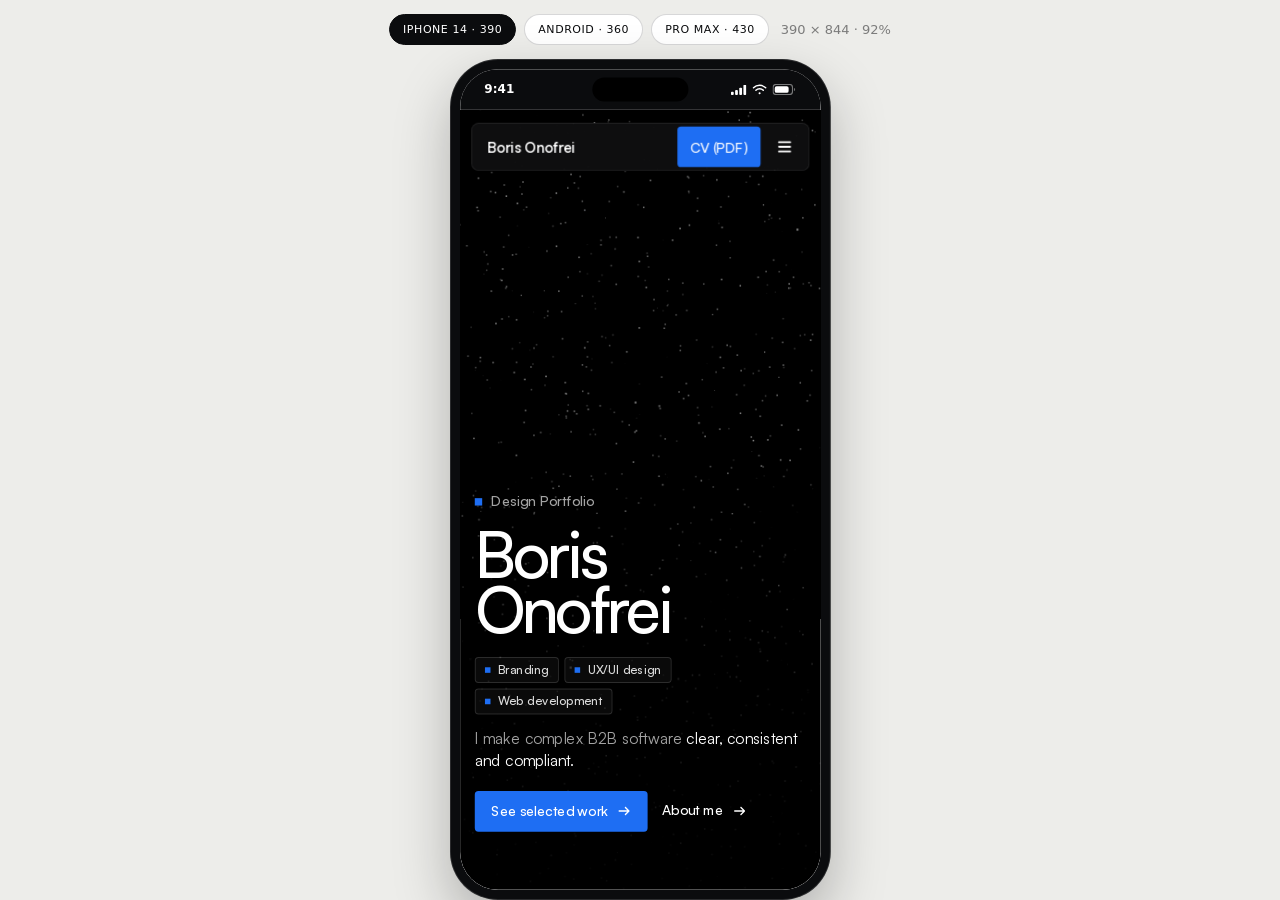
<file: mobile-preview.html>
<!doctype html>
<html lang="en">
<head>
<meta charset="utf-8">
<meta name="viewport" content="width=device-width, initial-scale=1">
<title>Mobile preview — index.html</title>
<style>
  * { box-sizing: border-box; }
  html, body { height: 100%; margin: 0; background: #EDEDEA; font: 13px/1.4 ui-sans-serif, system-ui, sans-serif; color: #0B0C0E; }
  body { display: flex; flex-direction: column; overflow: hidden; }

  .bar { flex: none; display: flex; align-items: center; justify-content: center; gap: 8px; padding: 14px 16px; }
  .bar button {
    font: inherit; font-size: 11px; letter-spacing: .05em; text-transform: uppercase;
    padding: 7px 13px; border-radius: 999px; border: 1px solid rgba(11,12,14,.16);
    background: #fff; color: #0B0C0E; cursor: pointer;
  }
  .bar button[aria-pressed="true"] { background: #0B0C0E; color: #fff; border-color: #0B0C0E; }
  .meta { font-variant-numeric: tabular-nums; color: rgba(11,12,14,.5); margin-left: 4px; }

  .stage { flex: 1; min-height: 0; display: grid; place-items: center; padding: 0 16px 20px; }
  .phone-scale { position: relative; transform-origin: top left; }
  .phone-scale > .phone { position: absolute; top: 0; left: 0; }

  .phone {
    position: relative; background: #0B0C0E; padding: 11px; border-radius: 52px;
    box-shadow: 0 26px 60px rgba(0,0,0,.26), inset 0 0 0 1px rgba(255,255,255,.14);
  }
  .screen { position: relative; overflow: hidden; border-radius: 41px; background: #fff; }

  /* Device status bar — part of the frame, not the page */
  .statusbar {
    position: absolute; inset: 0 0 auto 0; height: 44px; z-index: 3;
    display: flex; align-items: center; justify-content: space-between;
    padding: 0 26px; background: #0B0C0E; color: #fff;
    font-size: 13px; font-weight: 600; font-variant-numeric: tabular-nums;
    letter-spacing: .01em; pointer-events: none;
  }
  .statusbar .icons { display: flex; align-items: center; gap: 6px; }
  .notch {
    position: absolute; top: 9px; left: 50%; transform: translateX(-50%);
    width: 104px; height: 26px; border-radius: 999px; background: #000; z-index: 4; pointer-events: none;
  }
  .viewport { position: absolute; inset: 44px 0 0 0; }
  iframe { display: block; width: 100%; height: 100%; border: 0; background: #fff; }
</style>
</head>
<body>
  <div class="bar">
    <button type="button" data-w="390" data-h="844" aria-pressed="true">iPhone 14 · 390</button>
    <button type="button" data-w="360" data-h="800" aria-pressed="false">Android · 360</button>
    <button type="button" data-w="430" data-h="932" aria-pressed="false">Pro Max · 430</button>
    <span class="meta"><span id="dims">390 × 844</span> · <span id="zoom">100%</span></span>
  </div>

  <div class="stage" id="stage">
    <div class="phone-scale" id="scaler">
      <div class="phone">
        <div class="screen" id="screen" style="width:390px;height:888px">
          <div class="statusbar">
            <span>9:41</span>
            <span class="icons" aria-hidden="true">
              <svg width="17" height="11" viewBox="0 0 17 11" fill="currentColor"><rect x="0" y="7.5" width="3" height="3.5" rx="1"></rect><rect x="4.5" y="5.5" width="3" height="5.5" rx="1"></rect><rect x="9" y="3" width="3" height="8" rx="1"></rect><rect x="13.5" y="0" width="3" height="11" rx="1"></rect></svg>
              <svg width="16" height="12" viewBox="0 0 16 12" fill="none" stroke="currentColor" stroke-width="1.6" stroke-linecap="round"><path d="M1.4 4.2a9.4 9.4 0 0 1 13.2 0"></path><path d="M4 6.9a5.7 5.7 0 0 1 8 0"></path><circle cx="8" cy="10" r="1.1" fill="currentColor" stroke="none"></circle></svg>
              <svg width="26" height="12" viewBox="0 0 26 12" fill="none"><rect x="0.6" y="0.6" width="21" height="10.8" rx="3.2" stroke="currentColor" stroke-opacity=".45" stroke-width="1.2"></rect><rect x="2.4" y="2.4" width="15" height="7.2" rx="2" fill="currentColor"></rect><path d="M23.4 4.2v3.6a2.2 2.2 0 0 0 0-3.6Z" fill="currentColor" fill-opacity=".5"></path></svg>
            </span>
          </div>
          <div class="notch"></div>
          <div class="viewport"><iframe id="frame" src="site/index.html" title="site/index.html at mobile width"></iframe></div>
        </div>
      </div>
    </div>
  </div>

<script>
  const stage  = document.getElementById('stage');
  const scaler = document.getElementById('scaler');
  const screen = document.getElementById('screen');
  const dims   = document.getElementById('dims');
  const zoomEl = document.getElementById('zoom');
  let W = 390, H = 844;

  function fit() {
    const frameW = W + 22, frameH = H + 44 + 22;        // + bezel padding, + status bar
    const availW = stage.clientWidth, availH = stage.clientHeight;
    const s = Math.min(1, availW / frameW, availH / frameH);
    scaler.style.transform = 'scale(' + s + ')';
    scaler.style.width  = Math.round(frameW * s) + 'px';
    scaler.style.height = Math.round(frameH * s) + 'px';
    zoomEl.textContent = Math.round(s * 100) + '%';
  }

  function setSize(w, h) {
    W = w; H = h;
    screen.style.width = w + 'px';
    screen.style.height = (h + 44) + 'px';
    dims.textContent = w + ' × ' + h;
    fit();
  }

  document.querySelectorAll('.bar button').forEach(b => b.addEventListener('click', () => {
    document.querySelectorAll('.bar button').forEach(o => o.setAttribute('aria-pressed', String(o === b)));
    setSize(Number(b.dataset.w), Number(b.dataset.h));
  }));

  new ResizeObserver(fit).observe(stage);
  fit();

  /* Touch emulation: the page inside answers hover/pointer media queries as a phone would
     (no hover; a click counts as a tap). Mouse drag scrolls the Capabilities row. */
  const frame = document.getElementById('frame');
  const FLIP = { hover: 'none', none: 'hover', fine: 'coarse', coarse: 'fine' };
  const flip = q => q.replace(/\(\s*(hover|pointer)\s*:\s*(hover|none|fine|coarse)\s*\)/g, (m, f, v) => '(' + f + ': ' + FLIP[v] + ')');
  function emulateTouch() {
    let win, doc;
    try { win = frame.contentWindow; doc = frame.contentDocument; } catch (e) { return; }
    if (!doc || doc.__touch || doc.readyState !== 'complete' || doc.URL === 'about:blank') return;
    doc.__touch = true;
    const walk = list => {
      for (const r of list) {
        if (r.media && r.cssRules) { const t = r.media.mediaText, n = flip(t); if (n !== t) r.media.mediaText = n; }
        if (r.cssRules) walk(r.cssRules);
      }
    };
    for (const sheet of doc.styleSheets) { try { walk(sheet.cssRules); } catch (e) {} }
    if (!win.__touchMM) {
      win.__touchMM = true;
      const mm = win.matchMedia.bind(win);
      win.matchMedia = q => mm(flip(String(q)));
    }
  }
  frame.addEventListener('load', emulateTouch);
  emulateTouch();
</script>
</body>
</html>
</file>
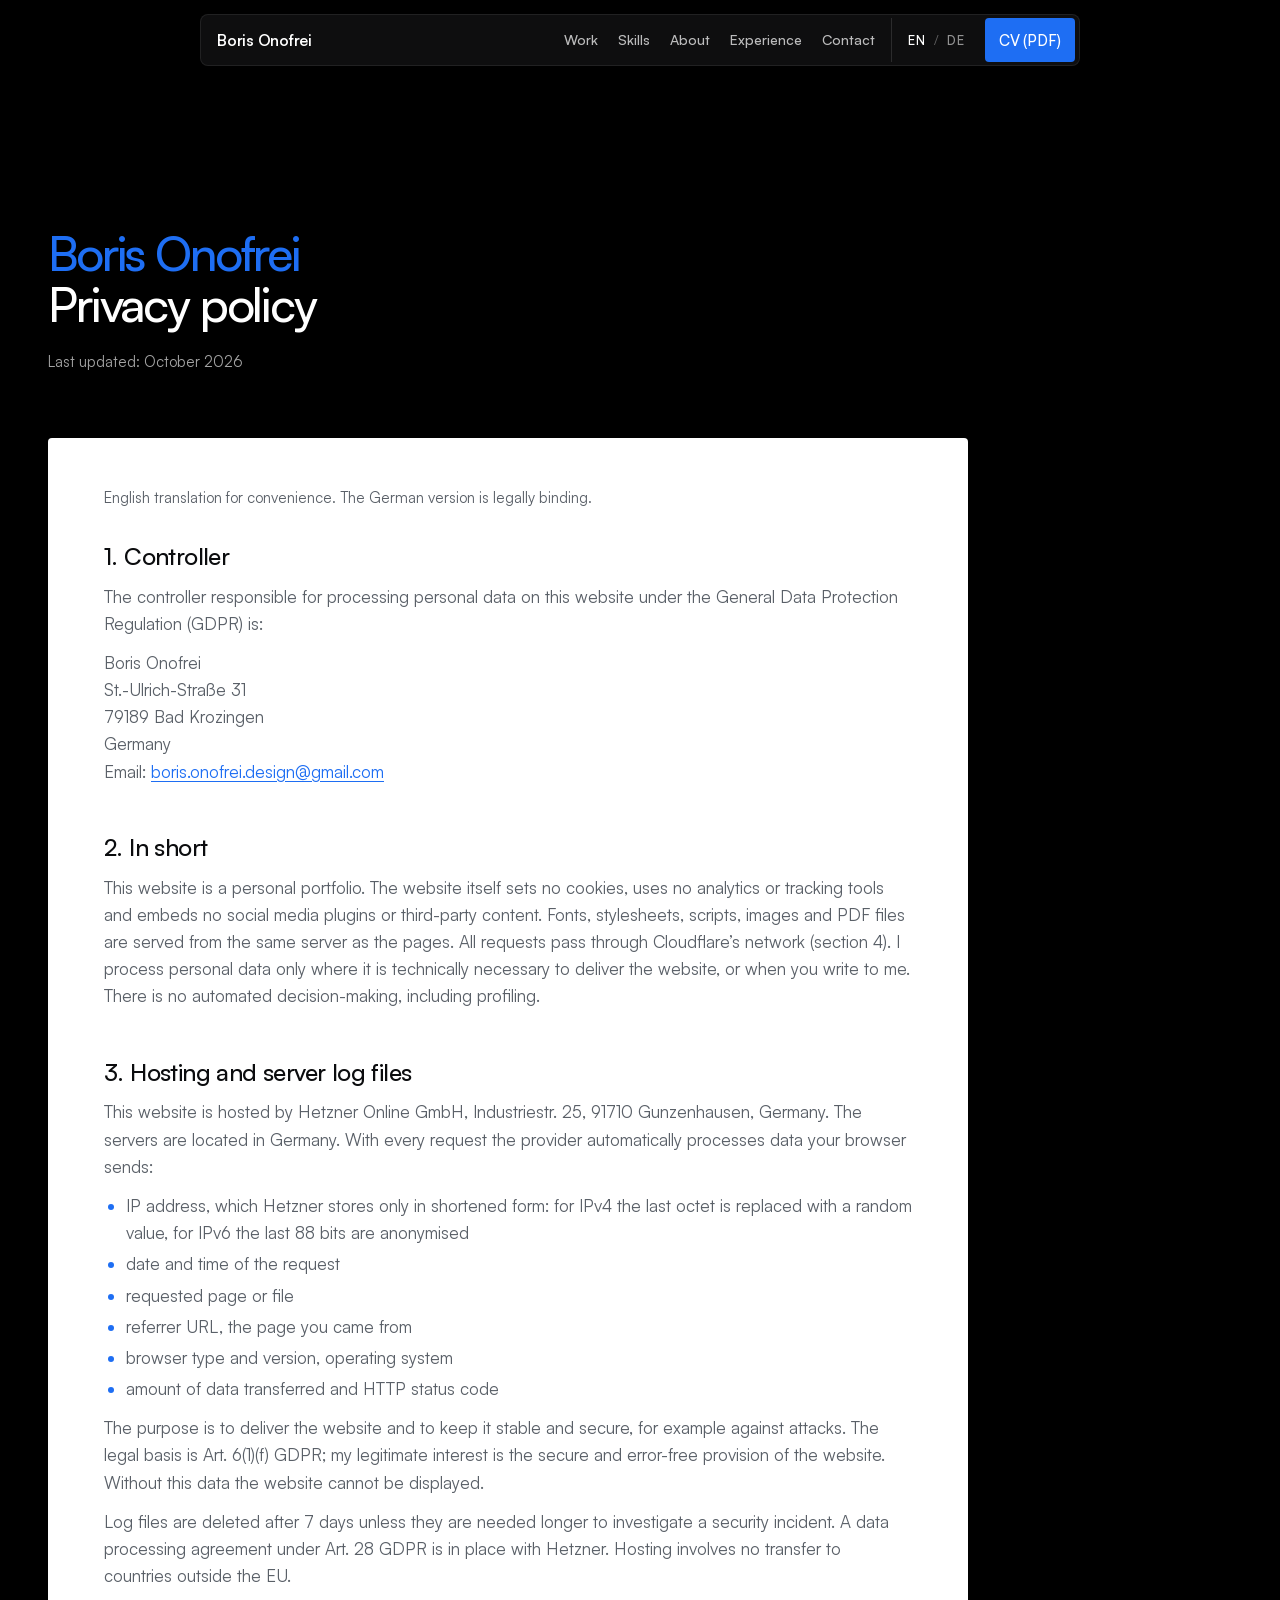
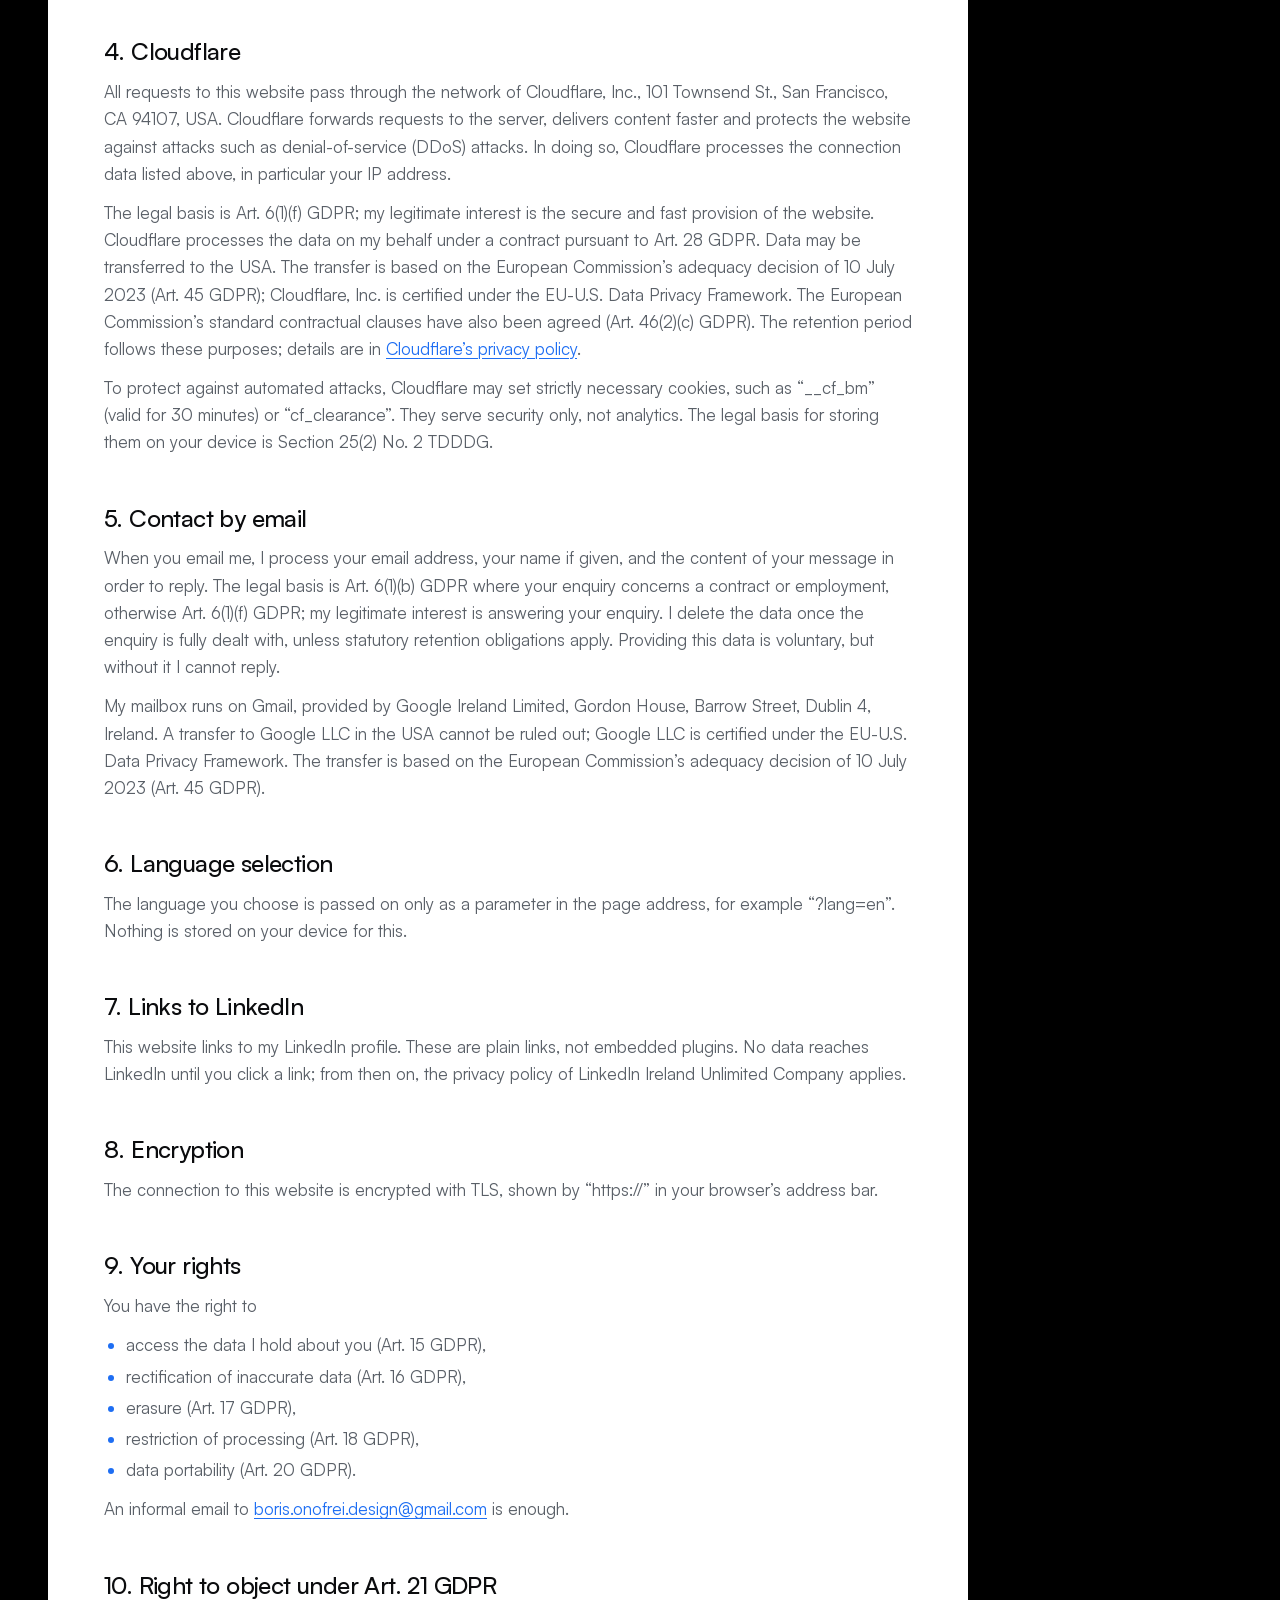
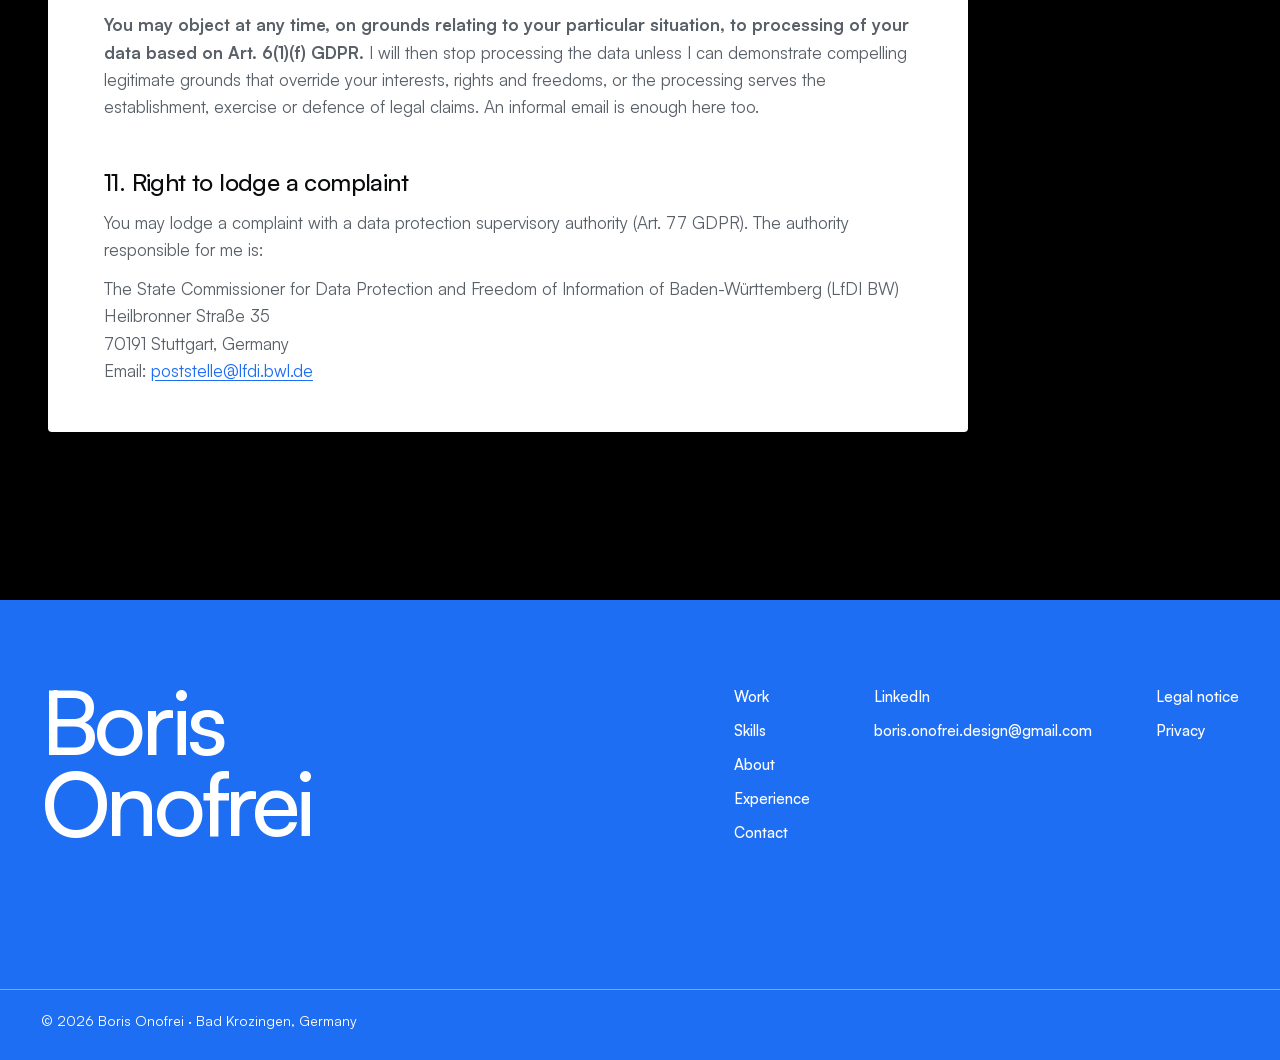
<file: site/datenschutz.html>
<!DOCTYPE html>
<html lang="de">
<head>
<meta charset="utf-8">
<meta name="viewport" content="width=device-width, initial-scale=1">
<title data-i18n="legal.privacyTitle">Datenschutzerklärung · Boris Onofrei</title>
<meta name="author" content="Boris Onofrei">
<meta name="theme-color" content="#000000">
<link rel="icon" href="./favicon.svg" type="image/svg+xml">
<link rel="apple-touch-icon" href="./assets/images/meta/apple-touch-icon.png">
<link rel="preload" href="./assets/fonts/Satoshi-Regular.woff2" as="font" type="font/woff2" crossorigin>
<link rel="preload" href="./assets/fonts/Satoshi-Variable.woff2" as="font" type="font/woff2" crossorigin>
<link rel="stylesheet" href="./assets/css/main.css?v=20261108c">
<link rel="stylesheet" href="./assets/css/tailwind.css?v=20261108c">
<link rel="stylesheet" href="./assets/css/site.css?v=20261108c">
<link rel="stylesheet" href="./assets/css/pages.css?v=20261108c">
  <!-- Icons: Font Awesome Free 7.3.1 by @fontawesome, https://fontawesome.com/license/free (Icons: CC BY 4.0) -->
</head>
<body class="font-body bg-paper text-ink antialiased page-sub page-legal" data-root="./">
<a href="#main" class="sr-only focus:not-sr-only focus:absolute focus:left-gut focus:top-4 focus:z-50 focus:bg-surface focus:px-4 focus:py-3 focus:text-s15 focus:font-medium" data-i18n="a11y.skip">Skip to content</a>
<header class="nav">
  <nav class="nav__bar" aria-label="Primary">
    <a href="./index.html" data-page-link class="nav__logo"><span>Boris&nbsp;Onofrei</span></a>

    <ul class="nav__links" role="list">
      <li><a href="./index.html#work" data-page-link data-i18n="nav.work">Work</a></li>
      <li><a href="./index.html#capabilities" data-page-link data-i18n="nav.skills">Skills</a></li>
      <li><a href="./index.html#about" data-page-link data-i18n="nav.about">About</a></li>
      <li><a href="./index.html#experience" data-page-link data-i18n="nav.experience">Experience</a></li>
      <li><a href="./index.html#contact" data-page-link data-i18n="nav.contact">Contact</a></li>
    </ul>

    <div class="nav__lang" role="group" aria-label="Language" data-i18n-aria="a11y.language">
      <button type="button" id="lang-en" data-lang="en" aria-pressed="true">EN</button>
      <span aria-hidden="true">/</span>
      <button type="button" id="lang-de" data-lang="de" aria-pressed="false">DE</button>
    </div>

    <a id="cv-link" class="btn btn--blue btn--sm nav__cv" href="./assets/docs/Boris_Onofrei_CV_ProductDesigner_EN.pdf" download data-i18n="nav.cv" data-i18n-href="nav.cvHref">CV (PDF)</a>

    <button type="button" id="menu-button" class="nav__menu" aria-controls="menu-panel" aria-expanded="false" data-i18n-aria="a11y.menu" aria-label="Menu">
      <!-- Font Awesome Free 7.3.1, Solid: bars -->
      <svg class="icon" viewBox="0 0 640 640" aria-hidden="true" focusable="false"><path fill="currentColor" d="M96 160C96 142.3 110.3 128 128 128L512 128C529.7 128 544 142.3 544 160C544 177.7 529.7 192 512 192L128 192C110.3 192 96 177.7 96 160zM96 320C96 302.3 110.3 288 128 288L512 288C529.7 288 544 302.3 544 320C544 337.7 529.7 352 512 352L128 352C110.3 352 96 337.7 96 320zM544 480C544 497.7 529.7 512 512 512L128 512C110.3 512 96 497.7 96 480C96 462.3 110.3 448 128 448L512 448C529.7 448 544 462.3 544 480z"></path></svg>
    </button>

    <span class="nav__progress" aria-hidden="true"><span id="read-progress-bar"></span></span>
  </nav>

  <div id="menu-panel" class="nav__panel" hidden>
    <ul role="list">
      <li><a href="./index.html#work" data-page-link data-i18n="nav.work">Work</a></li>
      <li><a href="./index.html#capabilities" data-page-link data-i18n="nav.skills">Skills</a></li>
      <li><a href="./index.html#about" data-page-link data-i18n="nav.about">About</a></li>
      <li><a href="./index.html#experience" data-page-link data-i18n="nav.experience">Experience</a></li>
      <li><a href="./index.html#contact" data-page-link data-i18n="nav.contact">Contact</a></li>
    </ul>
    <div class="nav__panel-lang" role="group" aria-label="Language" data-i18n-aria="a11y.language">
      <span data-i18n="a11y.language">Language</span>
      <button type="button" data-lang="en" aria-pressed="true">EN</button>
      <span aria-hidden="true">/</span>
      <button type="button" data-lang="de" aria-pressed="false">DE</button>
    </div>
  </div>
</header>
<main id="main">
  <section aria-labelledby="legal-title" class="border-b border-mist">
    <div class="mx-auto max-w-container px-gut py-rhythm lg:px-gut-lg lg:py-rhythm-lg">
      <h1 id="legal-title" class="font-display text-s48 font-extrabold tracking-display text-ink">
        <span class="block text-accent">Boris Onofrei</span>
        <span class="block" data-i18n="legal.privacy">Datenschutz&shy;erklärung</span>
      </h1>
      <p class="mt-5 text-s15 text-graphite" data-i18n="legal.updated">Stand: Oktober 2026</p>
      <div class="legal legal-card mt-12 lg:mt-16">
        <div data-lang-only="de" lang="de">
          <h2>1. Verantwortlicher</h2>
          <p>Verantwortlich für die Verarbeitung personenbezogener Daten auf dieser Website im Sinne der Datenschutz-Grundverordnung (DSGVO) ist:</p>
          <address>Boris Onofrei<br>
            St.-Ulrich-Straße 31<br>
            79189 Bad Krozingen<br>
            Deutschland<br>
            E-Mail: <a href="mailto:boris.onofrei.design@gmail.com">boris.onofrei.design@gmail.com</a></address>
          <h2>2. Das Wichtigste in Kürze</h2>
          <p>Diese Website ist ein persönliches Portfolio. Sie selbst setzt keine Cookies, nutzt keine Analyse- oder Tracking-Werkzeuge und bindet keine Social-Media-Plugins oder Inhalte Dritter ein. Schriften, Stylesheets, Skripte, Bilder und PDF-Dateien liegen auf demselben Server wie die Seiten selbst. Alle Aufrufe laufen über das Netzwerk von Cloudflare (Abschnitt 4). Personenbezogene Daten verarbeite ich nur, soweit das für die Auslieferung der Website technisch nötig ist oder Sie mir von sich aus schreiben. Eine automatisierte Entscheidungsfindung einschließlich Profiling findet nicht statt.</p>
          <h2>3. Hosting und Server-Logfiles</h2>
          <p>Diese Website wird bei der Hetzner Online GmbH, Industriestr. 25, 91710 Gunzenhausen, Deutschland, gehostet. Die Server stehen in Deutschland. Bei jedem Aufruf verarbeitet der Anbieter automatisch Daten, die Ihr Browser übermittelt:</p>
          <ul>
            <li>IP-Adresse, die Hetzner nur gekürzt speichert: Bei IPv4 wird das letzte Oktett durch einen Zufallswert ersetzt, bei IPv6 werden die letzten 88 Bit anonymisiert</li>
            <li>Datum und Uhrzeit des Zugriffs</li>
            <li>aufgerufene Seite oder Datei</li>
            <li>Referrer-URL, also die zuvor besuchte Seite</li>
            <li>Browsertyp und -version, Betriebssystem</li>
            <li>übertragene Datenmenge und HTTP-Statuscode</li>
          </ul>
          <p>Zweck ist die Auslieferung der Website sowie die Sicherstellung von Stabilität und Sicherheit, etwa die Abwehr von Angriffen. Rechtsgrundlage ist Art. 6 Abs. 1 lit. f DSGVO; mein berechtigtes Interesse liegt in einer sicheren und fehlerfreien Bereitstellung der Website. Ohne diese Daten kann die Website nicht angezeigt werden.</p>
          <p>Die Logfiles werden nach 7 Tagen gelöscht, sofern sie nicht zur Aufklärung eines Sicherheitsvorfalls länger benötigt werden. Mit Hetzner besteht ein Vertrag über die Auftragsverarbeitung nach Art. 28 DSGVO. Eine Übermittlung in Länder außerhalb der EU findet beim Hosting nicht statt.</p>
          <h2>4. Cloudflare</h2>
          <p>Alle Aufrufe dieser Website laufen über das Netzwerk der Cloudflare, Inc., 101 Townsend St., San Francisco, CA 94107, USA. Cloudflare leitet die Anfragen an den Server weiter, liefert Inhalte schneller aus und schützt die Website vor Angriffen, etwa vor Überlastungsangriffen (DDoS). Dabei verarbeitet Cloudflare die oben genannten Verbindungsdaten, insbesondere Ihre IP-Adresse.</p>
          <p>Rechtsgrundlage ist Art. 6 Abs. 1 lit. f DSGVO; mein berechtigtes Interesse liegt in einer sicheren und schnellen Bereitstellung der Website. Cloudflare verarbeitet die Daten in meinem Auftrag auf Grundlage eines Vertrags nach Art. 28 DSGVO. Dabei kann eine Übermittlung in die USA stattfinden. Grundlage ist der Angemessenheitsbeschluss der Europäischen Kommission vom 10. Juli 2023 (Art. 45 DSGVO); Cloudflare, Inc. ist unter dem EU-U.S. Data Privacy Framework zertifiziert. Zusätzlich sind die Standardvertragsklauseln der Europäischen Kommission vereinbart (Art. 46 Abs. 2 lit. c DSGVO). Die Speicherdauer richtet sich nach diesen Zwecken; Einzelheiten nennt die <a href="https://www.cloudflare.com/privacypolicy/" target="_blank" rel="noopener">Datenschutzerklärung von Cloudflare</a>.</p>
          <p>Zum Schutz vor automatisierten Angriffen kann Cloudflare technisch notwendige Cookies setzen, etwa „__cf_bm“ (gültig 30 Minuten) oder „cf_clearance“. Sie dienen allein der Sicherheit, nicht der Analyse. Rechtsgrundlage für das Speichern auf Ihrem Endgerät ist § 25 Abs. 2 Nr. 2 TDDDG.</p>
          <h2>5. Kontakt per E-Mail</h2>
          <p>Wenn Sie mir eine E-Mail schreiben, verarbeite ich Ihre E-Mail-Adresse, Ihren Namen, sofern angegeben, und den Inhalt Ihrer Nachricht, um Ihre Anfrage zu beantworten. Rechtsgrundlage ist Art. 6 Abs. 1 lit. b DSGVO, wenn Ihre Anfrage auf einen Vertrag oder ein Arbeitsverhältnis zielt, im Übrigen Art. 6 Abs. 1 lit. f DSGVO; mein berechtigtes Interesse liegt in der Beantwortung Ihrer Anfrage. Ich lösche die Daten, sobald die Anfrage abschließend bearbeitet ist und keine gesetzlichen Aufbewahrungspflichten entgegenstehen. Die Angabe der Daten ist freiwillig; ohne sie kann ich Ihnen allerdings nicht antworten.</p>
          <p>Mein Postfach wird über Gmail der Google Ireland Limited, Gordon House, Barrow Street, Dublin 4, Irland, betrieben. Eine Übermittlung an die Google LLC in den USA ist dabei nicht ausgeschlossen; die Google LLC ist unter dem EU-U.S. Data Privacy Framework zertifiziert. Grundlage der Übermittlung ist der Angemessenheitsbeschluss der Europäischen Kommission vom 10. Juli 2023 (Art. 45 DSGVO).</p>
          <h2>6. Sprachauswahl</h2>
          <p>Die gewählte Sprache wird nur als Parameter in der Adresse der Seite weitergegeben, zum Beispiel „?lang=de“. Auf Ihrem Endgerät wird dafür nichts gespeichert.</p>
          <h2>7. Links zu LinkedIn</h2>
          <p>Diese Website verlinkt auf mein Profil bei LinkedIn. Es handelt sich um einfache Links, nicht um eingebettete Plugins. Daten werden erst an LinkedIn übertragen, wenn Sie einen Link anklicken; dort gilt die Datenschutzerklärung der LinkedIn Ireland Unlimited Company.</p>
          <h2>8. Verschlüsselung</h2>
          <p>Die Verbindung zu dieser Website ist per TLS verschlüsselt. Sie erkennen das an „https://“ in der Adresszeile Ihres Browsers.</p>
          <h2>9. Ihre Rechte</h2>
          <p>Sie haben das Recht auf</p>
          <ul>
            <li>Auskunft über die bei mir gespeicherten Daten (Art. 15 DSGVO),</li>
            <li>Berichtigung unrichtiger Daten (Art. 16 DSGVO),</li>
            <li>Löschung (Art. 17 DSGVO),</li>
            <li>Einschränkung der Verarbeitung (Art. 18 DSGVO),</li>
            <li>Datenübertragbarkeit (Art. 20 DSGVO).</li>
          </ul>
          <p>Eine formlose E-Mail an <a href="mailto:boris.onofrei.design@gmail.com">boris.onofrei.design@gmail.com</a> genügt.</p>
          <h2>10. Widerspruchsrecht nach Art. 21 DSGVO</h2>
          <p><strong>Sie können der Verarbeitung Ihrer Daten, die auf Art. 6 Abs. 1 lit. f DSGVO beruht, jederzeit aus Gründen widersprechen, die sich aus Ihrer besonderen Situation ergeben.</strong> Ich verarbeite die Daten dann nicht mehr, es sei denn, ich kann zwingende schutzwürdige Gründe nachweisen, die Ihre Interessen, Rechte und Freiheiten überwiegen, oder die Verarbeitung dient der Geltendmachung, Ausübung oder Verteidigung von Rechtsansprüchen. Auch hierfür genügt eine formlose E-Mail.</p>
          <h2>11. Beschwerderecht</h2>
          <p>Sie können sich bei einer Datenschutz-Aufsichtsbehörde beschweren (Art. 77 DSGVO). Für mich zuständig ist:</p>
          <address>Der Landesbeauftragte für den Datenschutz und die Informationsfreiheit Baden-Württemberg<br>
            Heilbronner Straße 35<br>
            70191 Stuttgart<br>
            E-Mail: <a href="mailto:poststelle@lfdi.bwl.de">poststelle@lfdi.bwl.de</a></address>
        </div>
        <div data-lang-only="en" lang="en" hidden>
          <p class="legal__note">English translation for convenience. The German version is legally binding.</p>
          <h2>1. Controller</h2>
          <p>The controller responsible for processing personal data on this website under the General Data Protection Regulation (GDPR) is:</p>
          <address>Boris Onofrei<br>
            St.-Ulrich-Straße 31<br>
            79189 Bad Krozingen<br>
            Germany<br>
            Email: <a href="mailto:boris.onofrei.design@gmail.com">boris.onofrei.design@gmail.com</a></address>
          <h2>2. In short</h2>
          <p>This website is a personal portfolio. The website itself sets no cookies, uses no analytics or tracking tools and embeds no social media plugins or third-party content. Fonts, stylesheets, scripts, images and PDF files are served from the same server as the pages. All requests pass through Cloudflare’s network (section 4). I process personal data only where it is technically necessary to deliver the website, or when you write to me. There is no automated decision-making, including profiling.</p>
          <h2>3. Hosting and server log files</h2>
          <p>This website is hosted by Hetzner Online GmbH, Industriestr. 25, 91710 Gunzenhausen, Germany. The servers are located in Germany. With every request the provider automatically processes data your browser sends:</p>
          <ul>
            <li>IP address, which Hetzner stores only in shortened form: for IPv4 the last octet is replaced with a random value, for IPv6 the last 88 bits are anonymised</li>
            <li>date and time of the request</li>
            <li>requested page or file</li>
            <li>referrer URL, the page you came from</li>
            <li>browser type and version, operating system</li>
            <li>amount of data transferred and HTTP status code</li>
          </ul>
          <p>The purpose is to deliver the website and to keep it stable and secure, for example against attacks. The legal basis is Art. 6(1)(f) GDPR; my legitimate interest is the secure and error-free provision of the website. Without this data the website cannot be displayed.</p>
          <p>Log files are deleted after 7 days unless they are needed longer to investigate a security incident. A data processing agreement under Art. 28 GDPR is in place with Hetzner. Hosting involves no transfer to countries outside the EU.</p>
          <h2>4. Cloudflare</h2>
          <p>All requests to this website pass through the network of Cloudflare, Inc., 101 Townsend St., San Francisco, CA 94107, USA. Cloudflare forwards requests to the server, delivers content faster and protects the website against attacks such as denial-of-service (DDoS) attacks. In doing so, Cloudflare processes the connection data listed above, in particular your IP address.</p>
          <p>The legal basis is Art. 6(1)(f) GDPR; my legitimate interest is the secure and fast provision of the website. Cloudflare processes the data on my behalf under a contract pursuant to Art. 28 GDPR. Data may be transferred to the USA. The transfer is based on the European Commission’s adequacy decision of 10 July 2023 (Art. 45 GDPR); Cloudflare, Inc. is certified under the EU-U.S. Data Privacy Framework. The European Commission’s standard contractual clauses have also been agreed (Art. 46(2)(c) GDPR). The retention period follows these purposes; details are in <a href="https://www.cloudflare.com/privacypolicy/" target="_blank" rel="noopener">Cloudflare’s privacy policy</a>.</p>
          <p>To protect against automated attacks, Cloudflare may set strictly necessary cookies, such as “__cf_bm” (valid for 30 minutes) or “cf_clearance”. They serve security only, not analytics. The legal basis for storing them on your device is Section 25(2) No. 2 TDDDG.</p>
          <h2>5. Contact by email</h2>
          <p>When you email me, I process your email address, your name if given, and the content of your message in order to reply. The legal basis is Art. 6(1)(b) GDPR where your enquiry concerns a contract or employment, otherwise Art. 6(1)(f) GDPR; my legitimate interest is answering your enquiry. I delete the data once the enquiry is fully dealt with, unless statutory retention obligations apply. Providing this data is voluntary, but without it I cannot reply.</p>
          <p>My mailbox runs on Gmail, provided by Google Ireland Limited, Gordon House, Barrow Street, Dublin 4, Ireland. A transfer to Google LLC in the USA cannot be ruled out; Google LLC is certified under the EU-U.S. Data Privacy Framework. The transfer is based on the European Commission’s adequacy decision of 10 July 2023 (Art. 45 GDPR).</p>
          <h2>6. Language selection</h2>
          <p>The language you choose is passed on only as a parameter in the page address, for example “?lang=en”. Nothing is stored on your device for this.</p>
          <h2>7. Links to LinkedIn</h2>
          <p>This website links to my LinkedIn profile. These are plain links, not embedded plugins. No data reaches LinkedIn until you click a link; from then on, the privacy policy of LinkedIn Ireland Unlimited Company applies.</p>
          <h2>8. Encryption</h2>
          <p>The connection to this website is encrypted with TLS, shown by “https://” in your browser’s address bar.</p>
          <h2>9. Your rights</h2>
          <p>You have the right to</p>
          <ul>
            <li>access the data I hold about you (Art. 15 GDPR),</li>
            <li>rectification of inaccurate data (Art. 16 GDPR),</li>
            <li>erasure (Art. 17 GDPR),</li>
            <li>restriction of processing (Art. 18 GDPR),</li>
            <li>data portability (Art. 20 GDPR).</li>
          </ul>
          <p>An informal email to <a href="mailto:boris.onofrei.design@gmail.com">boris.onofrei.design@gmail.com</a> is enough.</p>
          <h2>10. Right to object under Art. 21 GDPR</h2>
          <p><strong>You may object at any time, on grounds relating to your particular situation, to processing of your data based on Art. 6(1)(f) GDPR.</strong> I will then stop processing the data unless I can demonstrate compelling legitimate grounds that override your interests, rights and freedoms, or the processing serves the establishment, exercise or defence of legal claims. An informal email is enough here too.</p>
          <h2>11. Right to lodge a complaint</h2>
          <p>You may lodge a complaint with a data protection supervisory authority (Art. 77 GDPR). The authority responsible for me is:</p>
          <address>The State Commissioner for Data Protection and Freedom of Information of Baden-Württemberg (LfDI BW)<br>
            Heilbronner Straße 35<br>
            70191 Stuttgart, Germany<br>
            Email: <a href="mailto:poststelle@lfdi.bwl.de">poststelle@lfdi.bwl.de</a></address>
        </div>
      </div>
    </div>
  </section>
</main>

<footer class="footer">
  <div class="container footer__grid">
    <a href="./index.html" data-page-link class="footer__name">Boris<br>Onofrei</a>
    <nav class="footer__cols" aria-label="Footer">
      <ul role="list">
        <li><a href="./index.html#work" data-page-link data-i18n="nav.work">Work</a></li>
        <li><a href="./index.html#capabilities" data-page-link data-i18n="nav.skills">Skills</a></li>
        <li><a href="./index.html#about" data-page-link data-i18n="nav.about">About</a></li>
        <li><a href="./index.html#experience" data-page-link data-i18n="nav.experience">Experience</a></li>
        <li><a href="./index.html#contact" data-page-link data-i18n="nav.contact">Contact</a></li>
      </ul>
      <ul role="list">
        <li><a href="https://www.linkedin.com/in/boris-onofrei" rel="me noopener" target="_blank">LinkedIn</a></li>
        <li><a href="mailto:boris.onofrei.design@gmail.com">boris.onofrei.design@gmail.com</a></li>
      </ul>
      <ul role="list">
        <li><a href="./impressum.html" data-page-link data-i18n="footer.imprint">Legal notice</a></li>
        <li><a href="./datenschutz.html" data-page-link data-i18n="footer.privacy">Privacy</a></li>
      </ul>
    </nav>
  </div>
  <div class="container footer__bottom">
    <p data-i18n="footer.copyright">© 2026 Boris Onofrei · Bad Krozingen, Germany</p>
  </div>
</footer>

<script src="./assets/js/main.js?v=20261108c"></script>
</body>
</html>
</file>
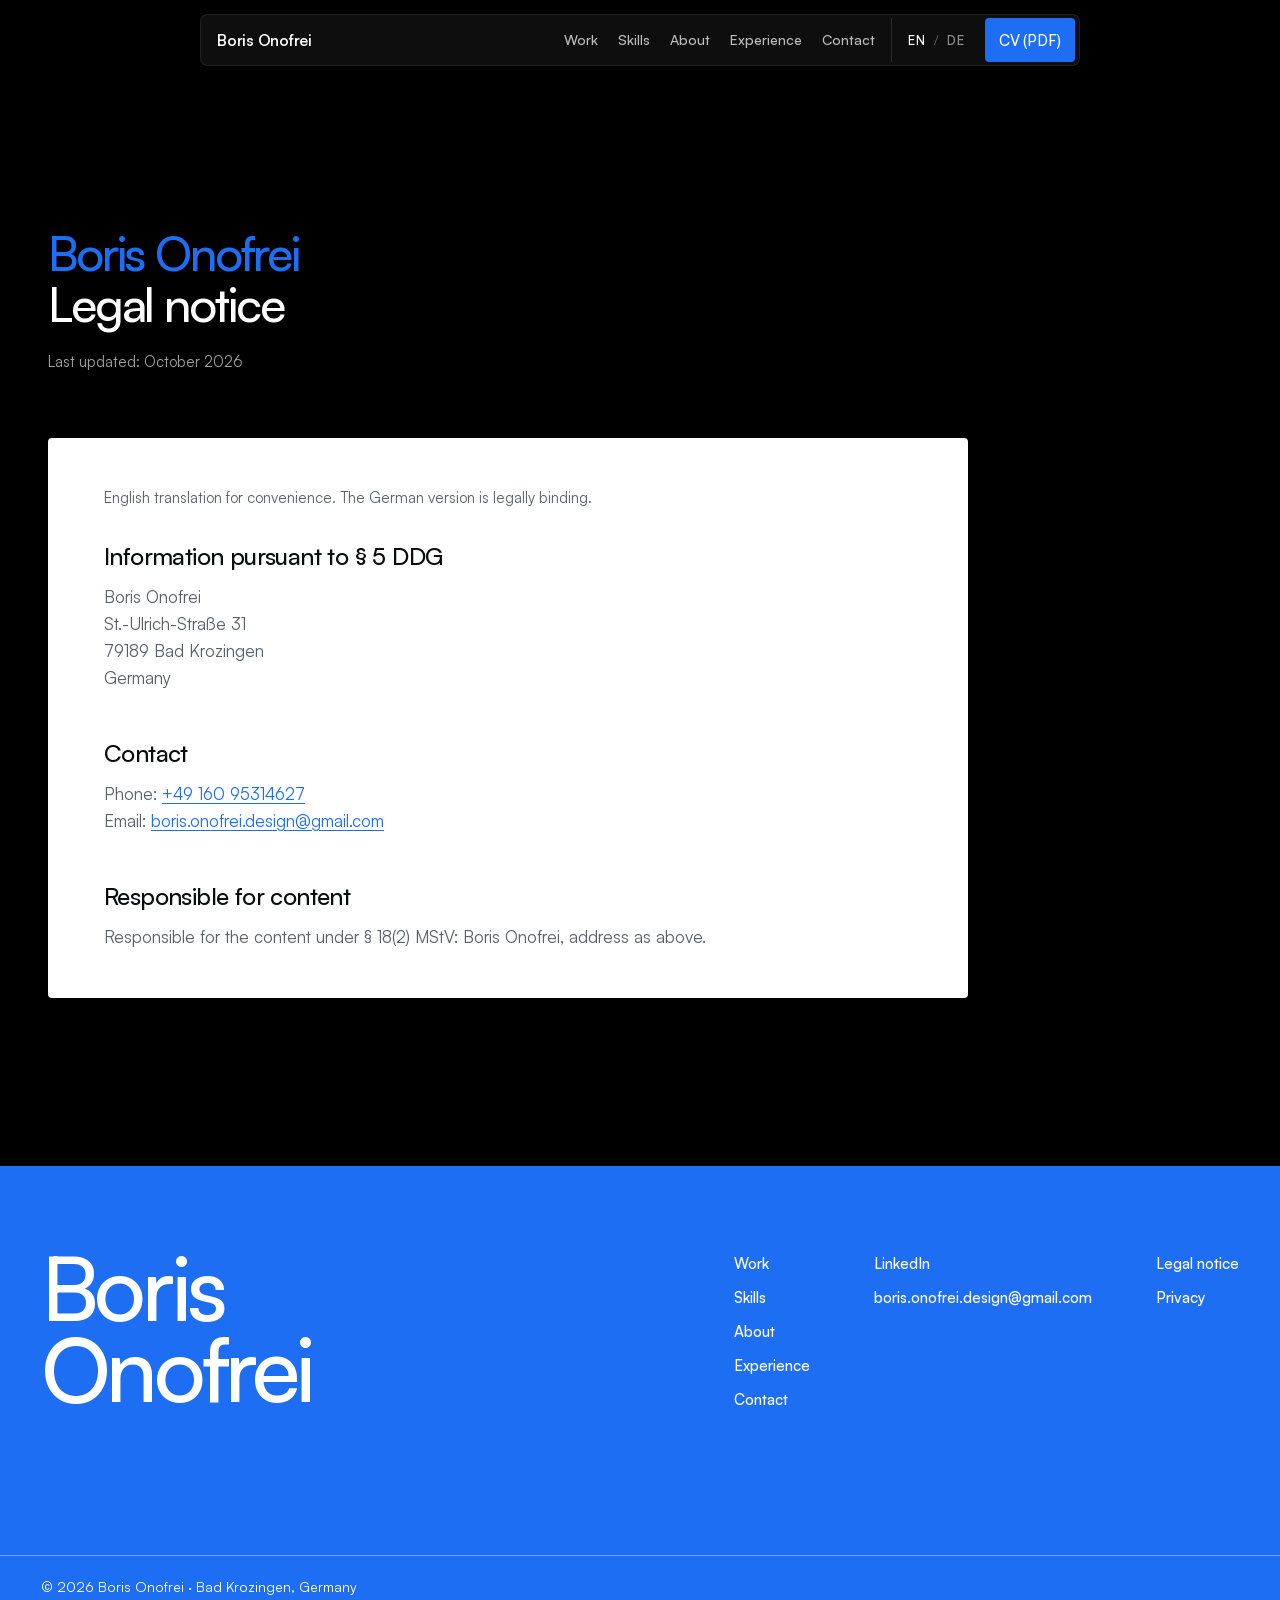
<file: site/impressum.html>
<!DOCTYPE html>
<html lang="de">
<head>
<meta charset="utf-8">
<meta name="viewport" content="width=device-width, initial-scale=1">
<title data-i18n="legal.imprintTitle">Impressum · Boris Onofrei</title>
<meta name="author" content="Boris Onofrei">
<meta name="theme-color" content="#000000">
<link rel="icon" href="./favicon.svg" type="image/svg+xml">
<link rel="apple-touch-icon" href="./assets/images/meta/apple-touch-icon.png">
<link rel="preload" href="./assets/fonts/Satoshi-Regular.woff2" as="font" type="font/woff2" crossorigin>
<link rel="preload" href="./assets/fonts/Satoshi-Variable.woff2" as="font" type="font/woff2" crossorigin>
<link rel="stylesheet" href="./assets/css/main.css?v=20261108c">
<link rel="stylesheet" href="./assets/css/tailwind.css?v=20261108c">
<link rel="stylesheet" href="./assets/css/site.css?v=20261108c">
<link rel="stylesheet" href="./assets/css/pages.css?v=20261108c">
  <!-- Icons: Font Awesome Free 7.3.1 by @fontawesome, https://fontawesome.com/license/free (Icons: CC BY 4.0) -->
</head>
<body class="font-body bg-paper text-ink antialiased page-sub page-legal" data-root="./">
<a href="#main" class="sr-only focus:not-sr-only focus:absolute focus:left-gut focus:top-4 focus:z-50 focus:bg-surface focus:px-4 focus:py-3 focus:text-s15 focus:font-medium" data-i18n="a11y.skip">Skip to content</a>
<header class="nav">
  <nav class="nav__bar" aria-label="Primary">
    <a href="./index.html" data-page-link class="nav__logo"><span>Boris&nbsp;Onofrei</span></a>

    <ul class="nav__links" role="list">
      <li><a href="./index.html#work" data-page-link data-i18n="nav.work">Work</a></li>
      <li><a href="./index.html#capabilities" data-page-link data-i18n="nav.skills">Skills</a></li>
      <li><a href="./index.html#about" data-page-link data-i18n="nav.about">About</a></li>
      <li><a href="./index.html#experience" data-page-link data-i18n="nav.experience">Experience</a></li>
      <li><a href="./index.html#contact" data-page-link data-i18n="nav.contact">Contact</a></li>
    </ul>

    <div class="nav__lang" role="group" aria-label="Language" data-i18n-aria="a11y.language">
      <button type="button" id="lang-en" data-lang="en" aria-pressed="true">EN</button>
      <span aria-hidden="true">/</span>
      <button type="button" id="lang-de" data-lang="de" aria-pressed="false">DE</button>
    </div>

    <a id="cv-link" class="btn btn--blue btn--sm nav__cv" href="./assets/docs/Boris_Onofrei_CV_ProductDesigner_EN.pdf" download data-i18n="nav.cv" data-i18n-href="nav.cvHref">CV (PDF)</a>

    <button type="button" id="menu-button" class="nav__menu" aria-controls="menu-panel" aria-expanded="false" data-i18n-aria="a11y.menu" aria-label="Menu">
      <!-- Font Awesome Free 7.3.1, Solid: bars -->
      <svg class="icon" viewBox="0 0 640 640" aria-hidden="true" focusable="false"><path fill="currentColor" d="M96 160C96 142.3 110.3 128 128 128L512 128C529.7 128 544 142.3 544 160C544 177.7 529.7 192 512 192L128 192C110.3 192 96 177.7 96 160zM96 320C96 302.3 110.3 288 128 288L512 288C529.7 288 544 302.3 544 320C544 337.7 529.7 352 512 352L128 352C110.3 352 96 337.7 96 320zM544 480C544 497.7 529.7 512 512 512L128 512C110.3 512 96 497.7 96 480C96 462.3 110.3 448 128 448L512 448C529.7 448 544 462.3 544 480z"></path></svg>
    </button>

    <span class="nav__progress" aria-hidden="true"><span id="read-progress-bar"></span></span>
  </nav>

  <div id="menu-panel" class="nav__panel" hidden>
    <ul role="list">
      <li><a href="./index.html#work" data-page-link data-i18n="nav.work">Work</a></li>
      <li><a href="./index.html#capabilities" data-page-link data-i18n="nav.skills">Skills</a></li>
      <li><a href="./index.html#about" data-page-link data-i18n="nav.about">About</a></li>
      <li><a href="./index.html#experience" data-page-link data-i18n="nav.experience">Experience</a></li>
      <li><a href="./index.html#contact" data-page-link data-i18n="nav.contact">Contact</a></li>
    </ul>
    <div class="nav__panel-lang" role="group" aria-label="Language" data-i18n-aria="a11y.language">
      <span data-i18n="a11y.language">Language</span>
      <button type="button" data-lang="en" aria-pressed="true">EN</button>
      <span aria-hidden="true">/</span>
      <button type="button" data-lang="de" aria-pressed="false">DE</button>
    </div>
  </div>
</header>
<main id="main">
  <section aria-labelledby="legal-title" class="border-b border-mist">
    <div class="mx-auto max-w-container px-gut py-rhythm lg:px-gut-lg lg:py-rhythm-lg">
      <h1 id="legal-title" class="font-display text-s48 font-extrabold tracking-display text-ink">
        <span class="block text-accent">Boris Onofrei</span>
        <span class="block" data-i18n="legal.imprint">Impressum</span>
      </h1>
      <p class="mt-5 text-s15 text-graphite" data-i18n="legal.updated">Stand: Oktober 2026</p>
      <div class="legal legal-card mt-12 lg:mt-16">
        <div data-lang-only="de" lang="de">
          <h2>Angaben gemäß § 5 DDG</h2>
          <address>Boris Onofrei<br>
            St.-Ulrich-Straße 31<br>
            79189 Bad Krozingen<br>
            Deutschland</address>
          <h2>Kontakt</h2>
          <p>Telefon: <a href="tel:+4916095314627">+49 160 95314627</a><br>E-Mail: <a href="mailto:boris.onofrei.design@gmail.com">boris.onofrei.design@gmail.com</a></p>
          <h2>Inhaltlich verantwortlich</h2>
          <p>Verantwortlich für den Inhalt nach § 18 Abs. 2 MStV: Boris Onofrei, Anschrift wie oben.</p>
        </div>
        <div data-lang-only="en" lang="en" hidden>
          <p class="legal__note">English translation for convenience. The German version is legally binding.</p>
          <h2>Information pursuant to § 5 DDG</h2>
          <address>Boris Onofrei<br>
            St.-Ulrich-Straße 31<br>
            79189 Bad Krozingen<br>
            Germany</address>
          <h2>Contact</h2>
          <p>Phone: <a href="tel:+4916095314627">+49 160 95314627</a><br>Email: <a href="mailto:boris.onofrei.design@gmail.com">boris.onofrei.design@gmail.com</a></p>
          <h2>Responsible for content</h2>
          <p>Responsible for the content under § 18(2) MStV: Boris Onofrei, address as above.</p>
        </div>
      </div>
    </div>
  </section>
</main>

<footer class="footer">
  <div class="container footer__grid">
    <a href="./index.html" data-page-link class="footer__name">Boris<br>Onofrei</a>
    <nav class="footer__cols" aria-label="Footer">
      <ul role="list">
        <li><a href="./index.html#work" data-page-link data-i18n="nav.work">Work</a></li>
        <li><a href="./index.html#capabilities" data-page-link data-i18n="nav.skills">Skills</a></li>
        <li><a href="./index.html#about" data-page-link data-i18n="nav.about">About</a></li>
        <li><a href="./index.html#experience" data-page-link data-i18n="nav.experience">Experience</a></li>
        <li><a href="./index.html#contact" data-page-link data-i18n="nav.contact">Contact</a></li>
      </ul>
      <ul role="list">
        <li><a href="https://www.linkedin.com/in/boris-onofrei" rel="me noopener" target="_blank">LinkedIn</a></li>
        <li><a href="mailto:boris.onofrei.design@gmail.com">boris.onofrei.design@gmail.com</a></li>
      </ul>
      <ul role="list">
        <li><a href="./impressum.html" data-page-link data-i18n="footer.imprint">Legal notice</a></li>
        <li><a href="./datenschutz.html" data-page-link data-i18n="footer.privacy">Privacy</a></li>
      </ul>
    </nav>
  </div>
  <div class="container footer__bottom">
    <p data-i18n="footer.copyright">© 2026 Boris Onofrei · Bad Krozingen, Germany</p>
  </div>
</footer>

<script src="./assets/js/main.js?v=20261108c"></script>
</body>
</html>
</file>
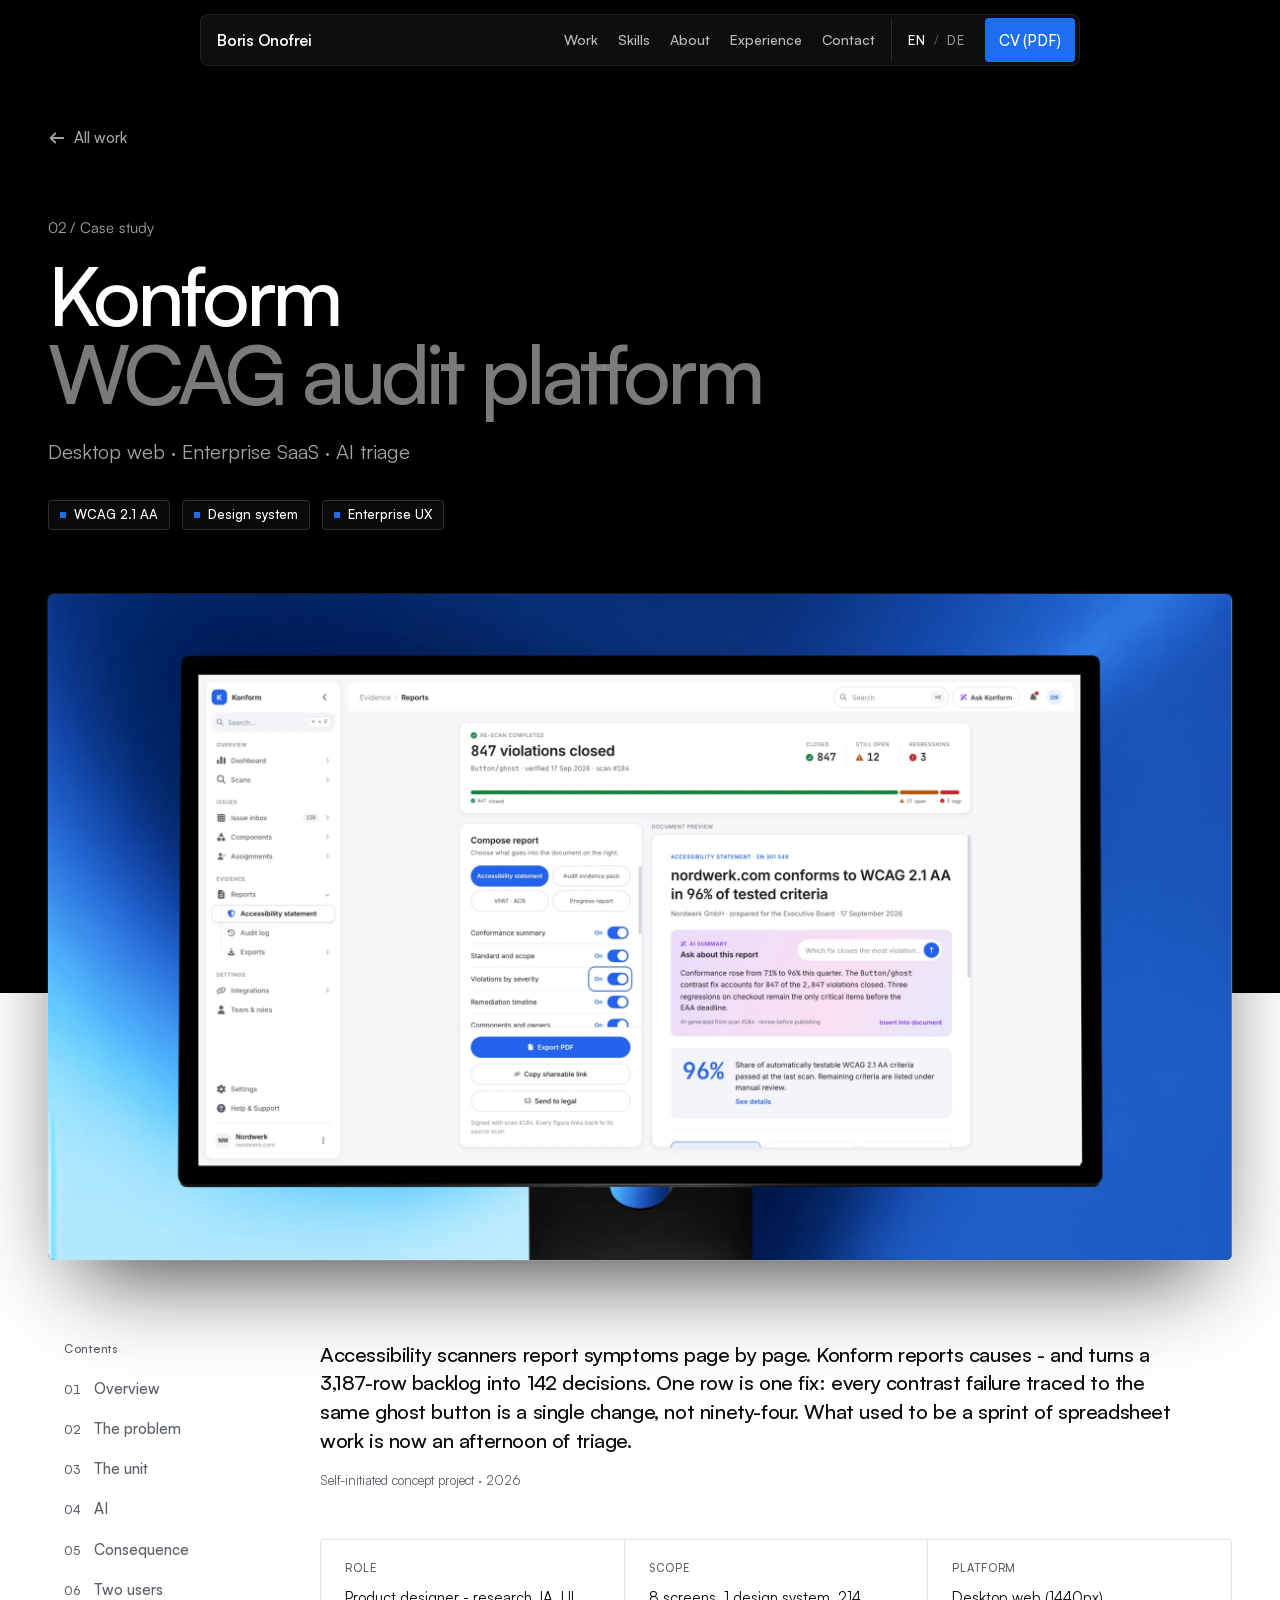
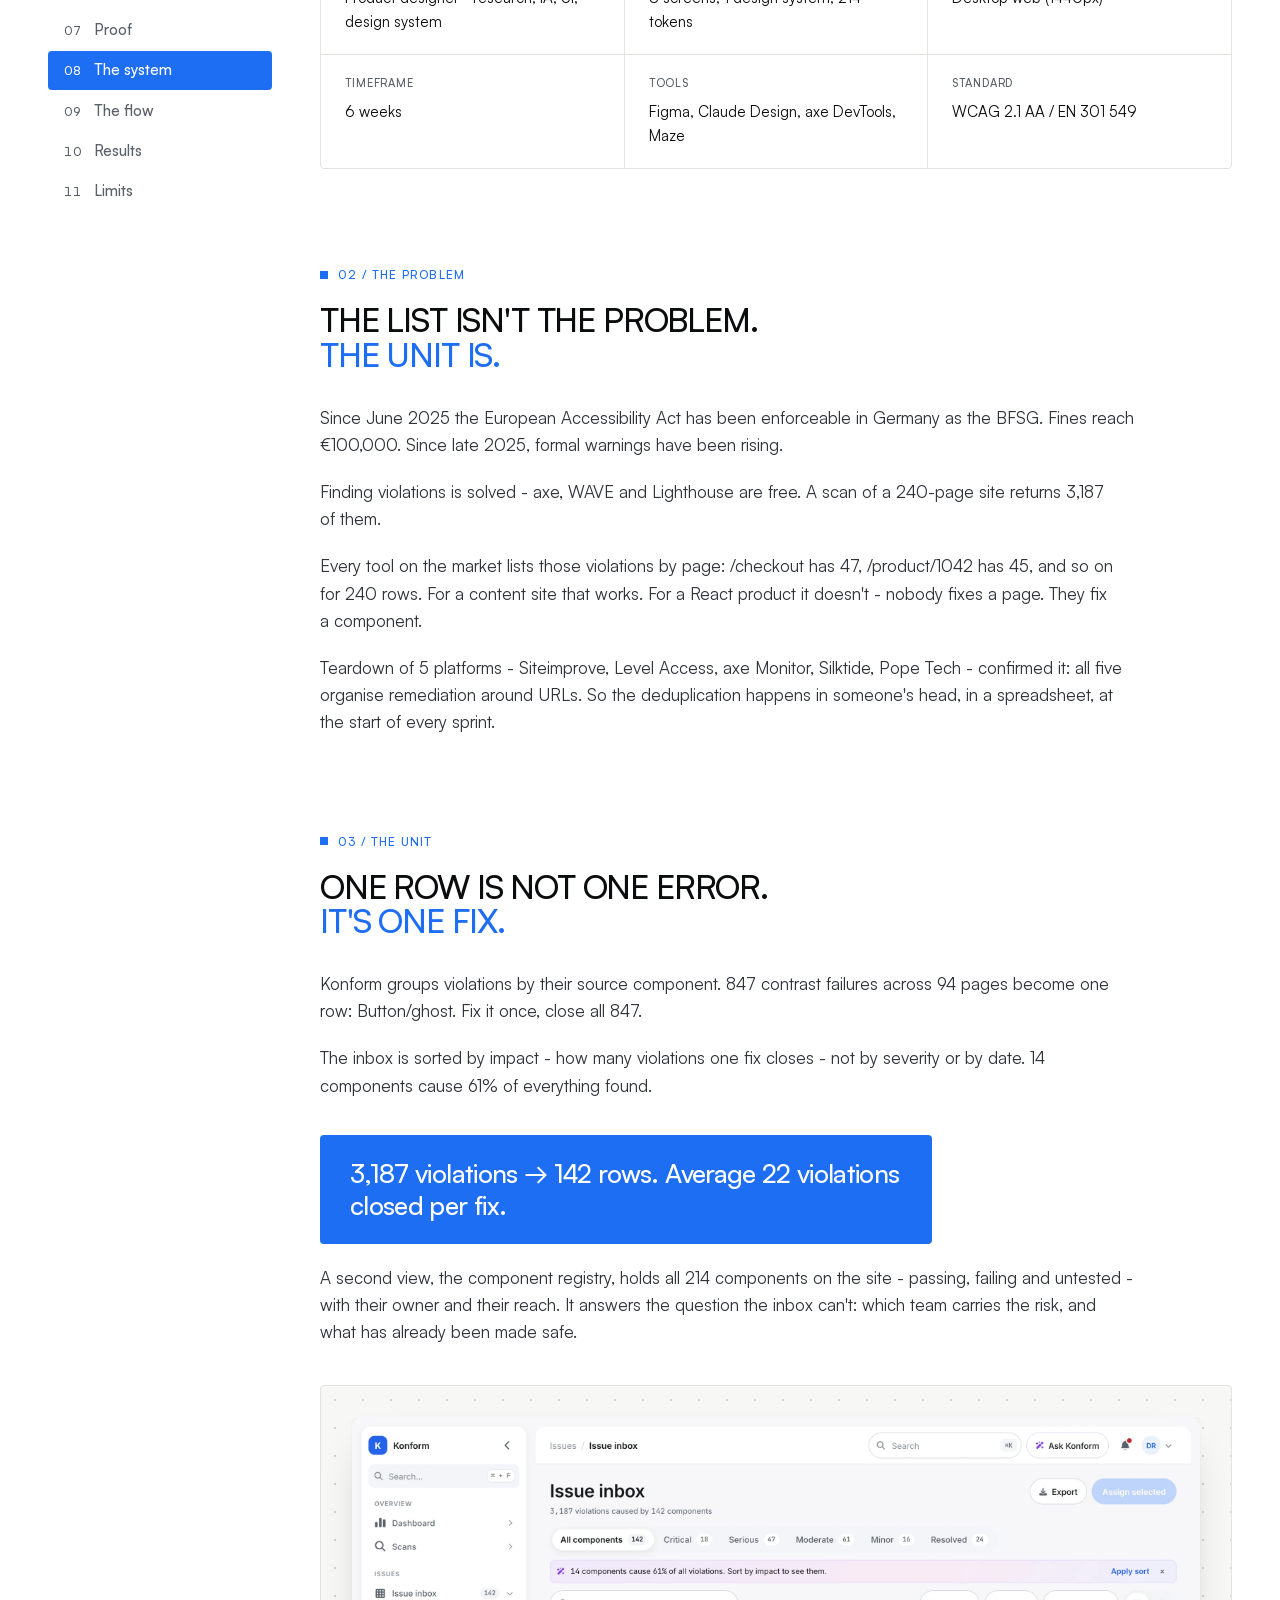
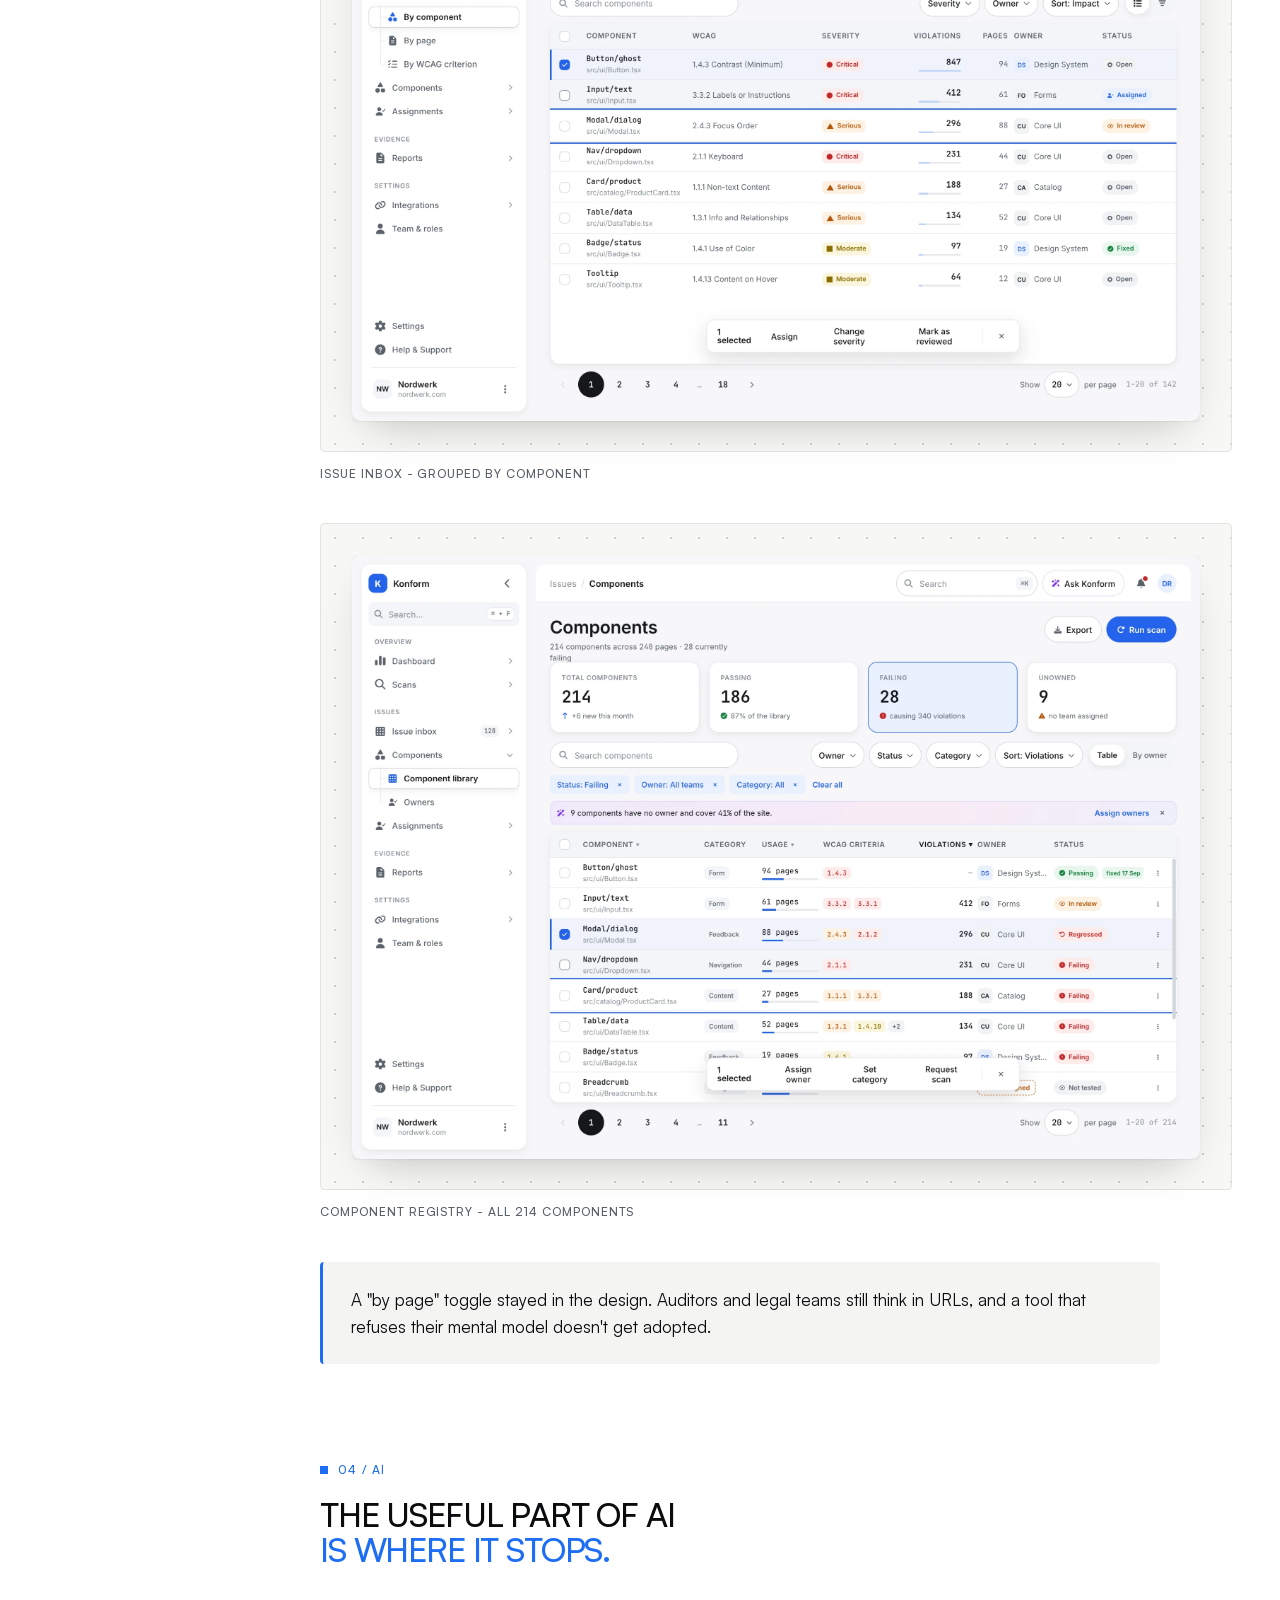
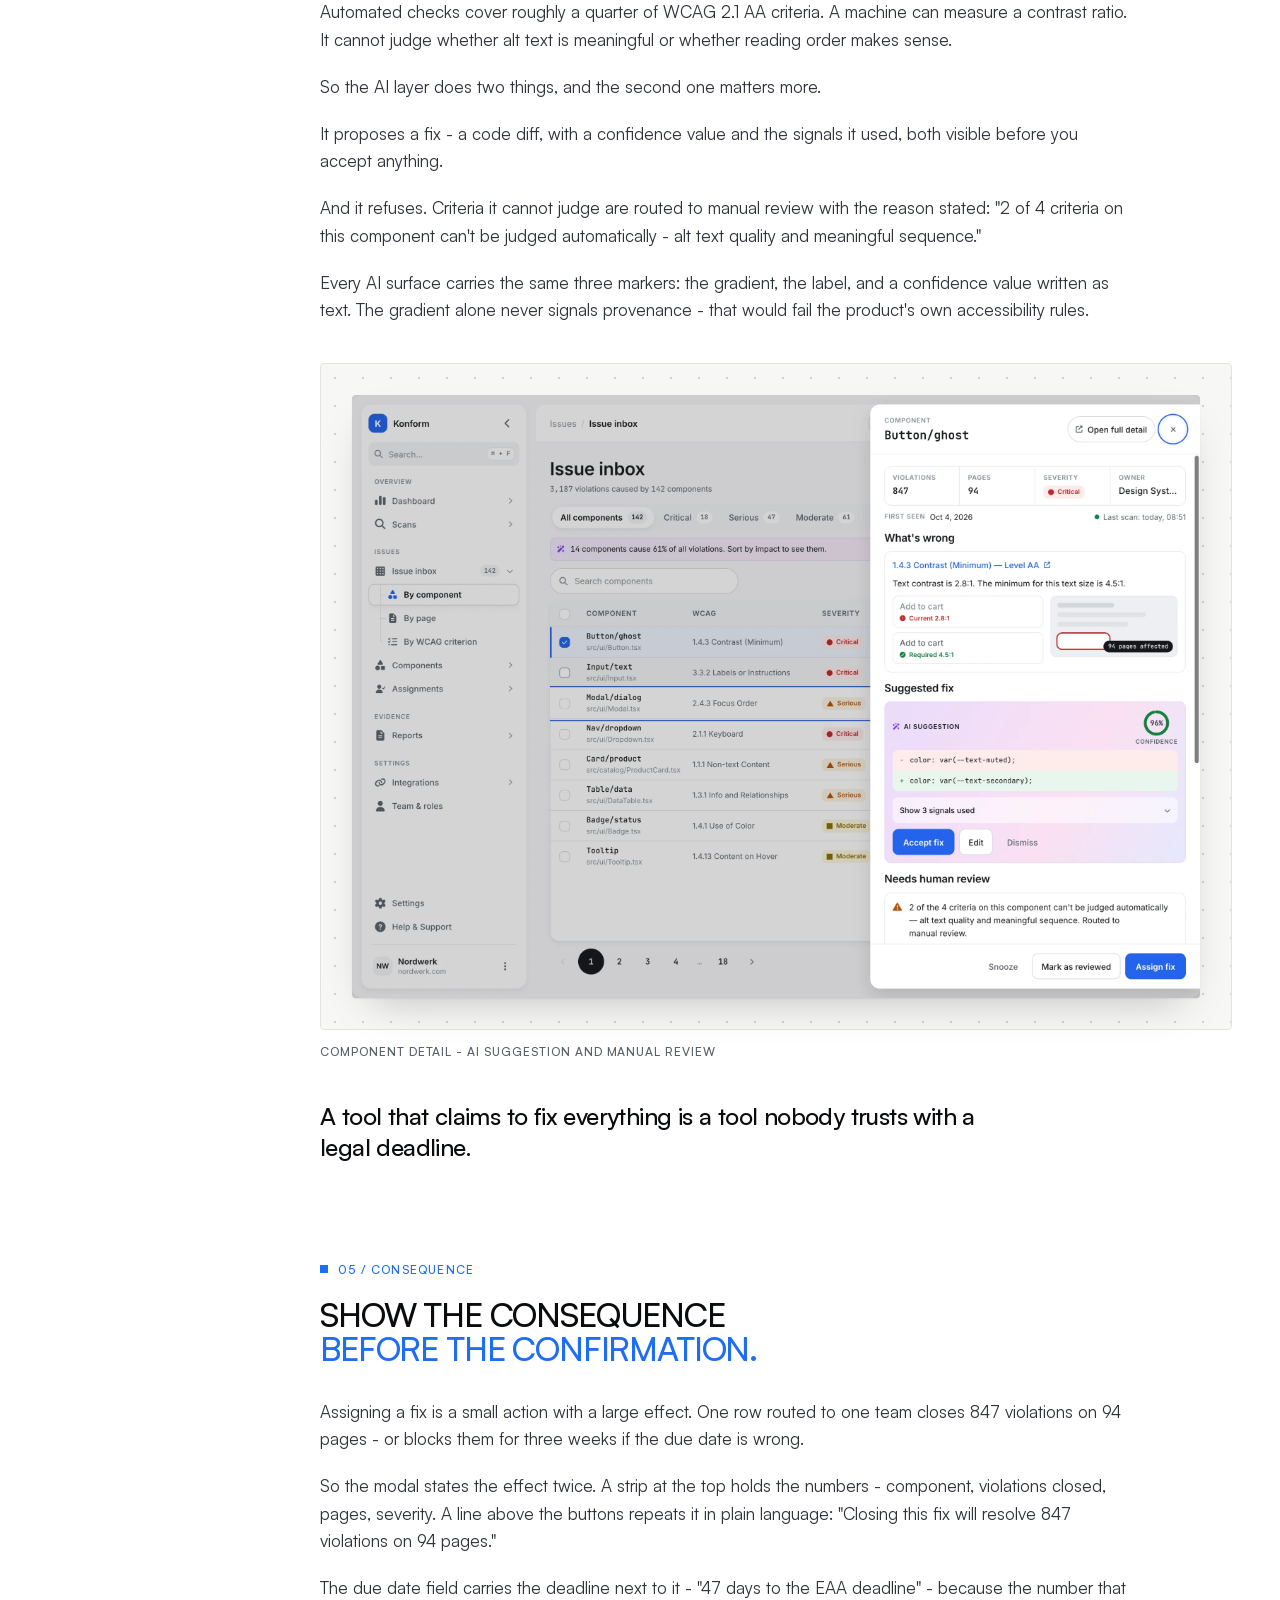
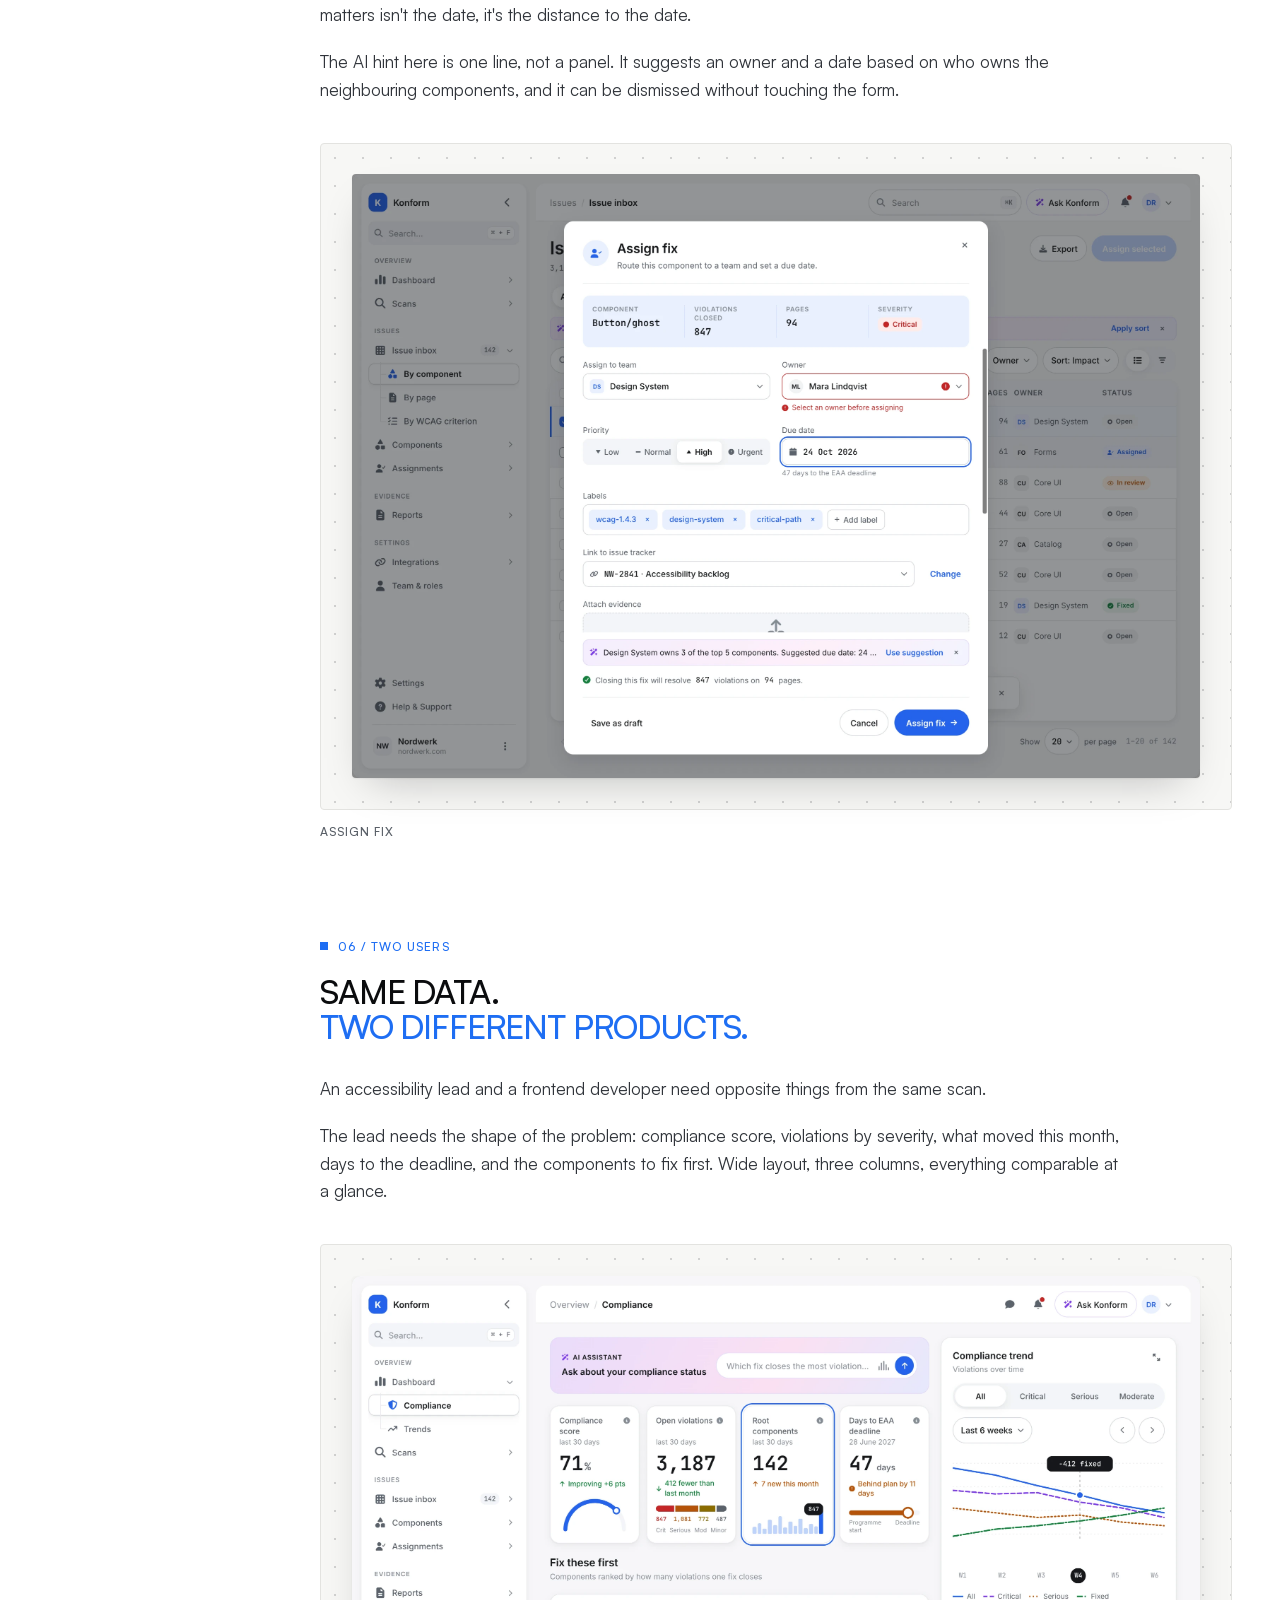
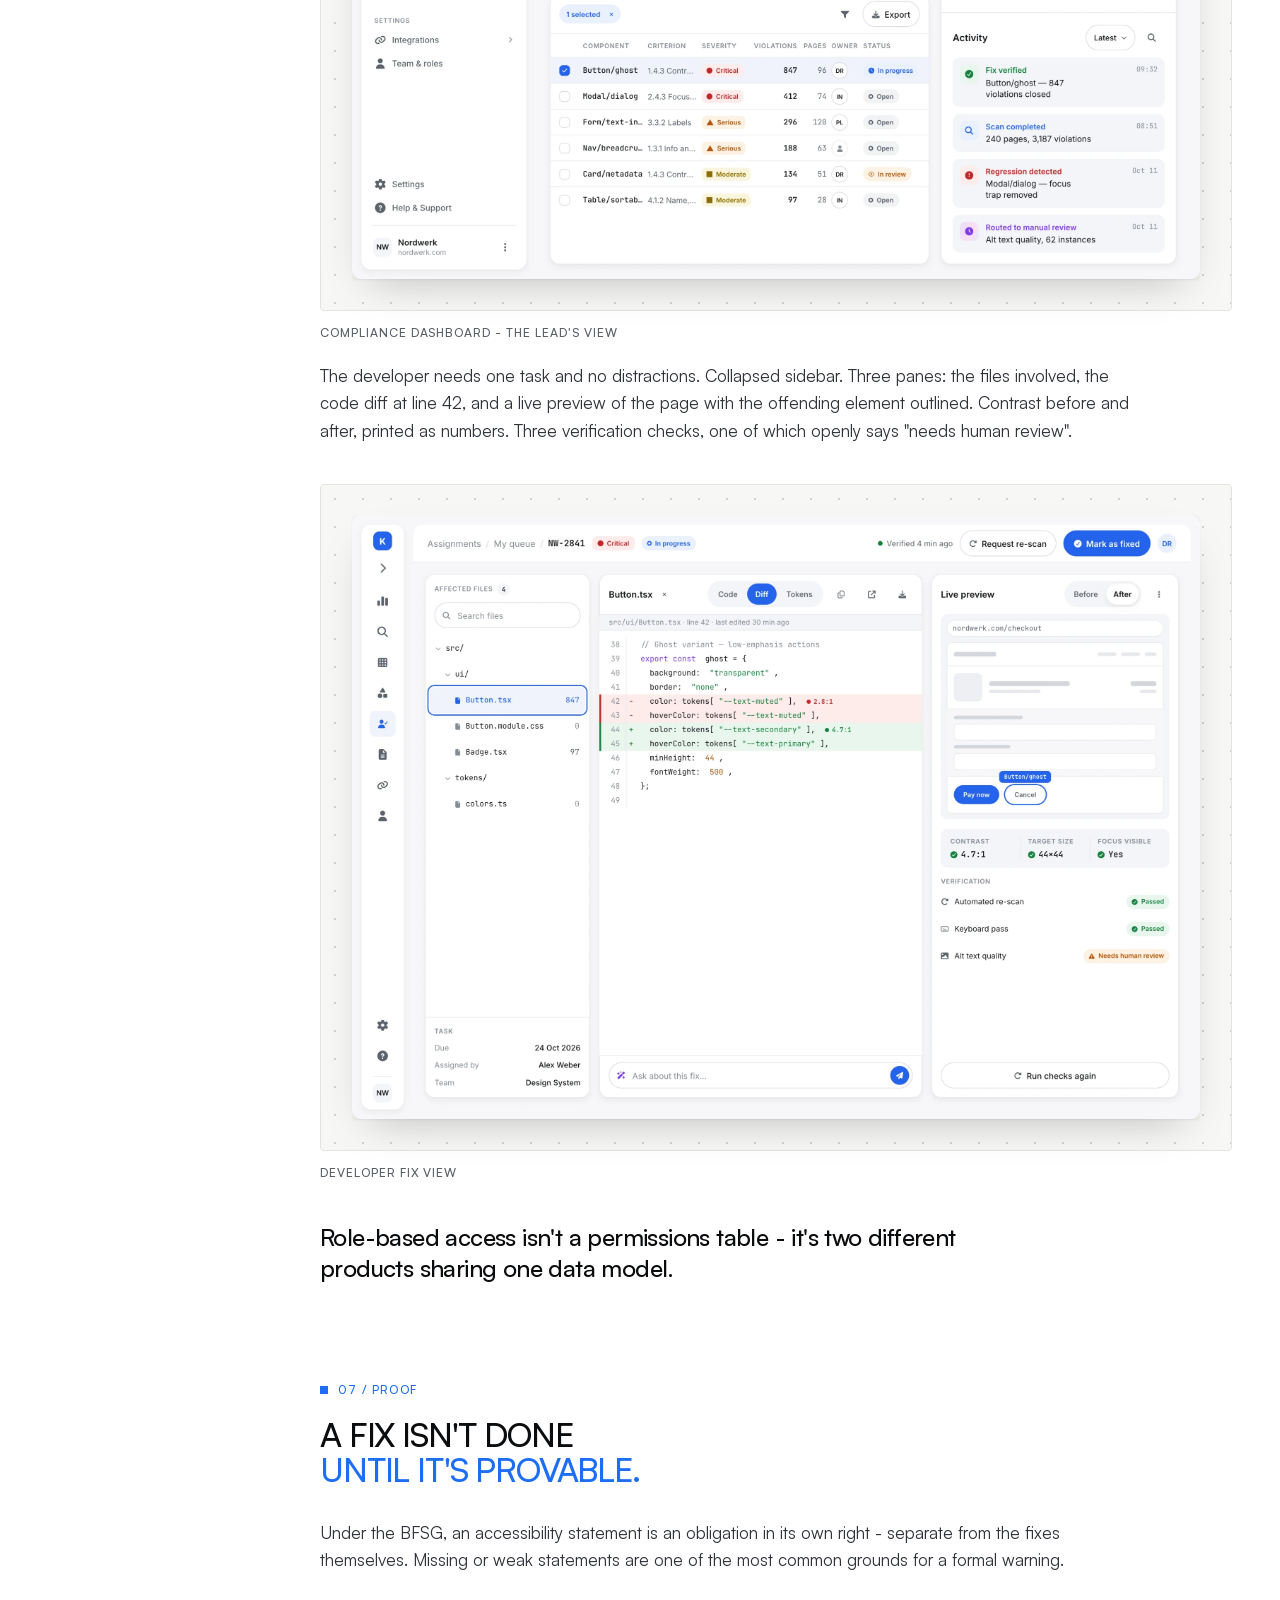
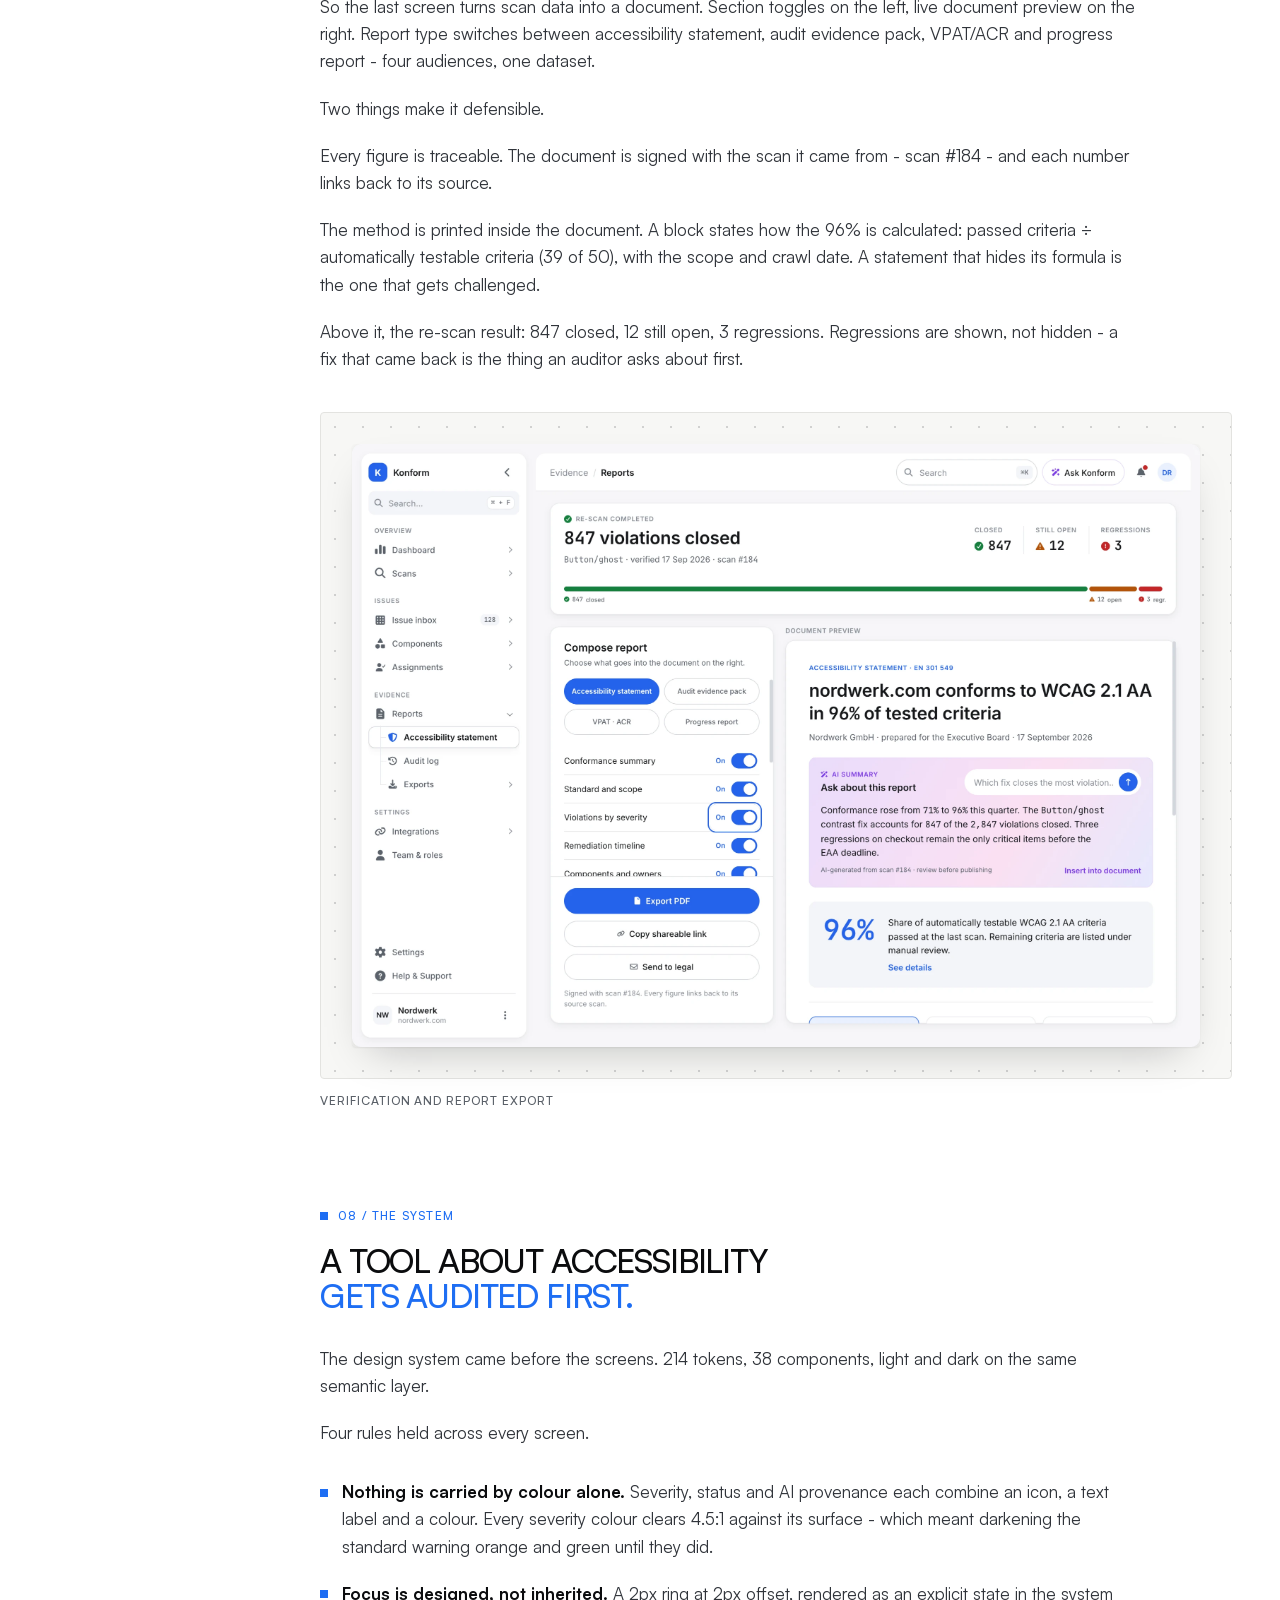
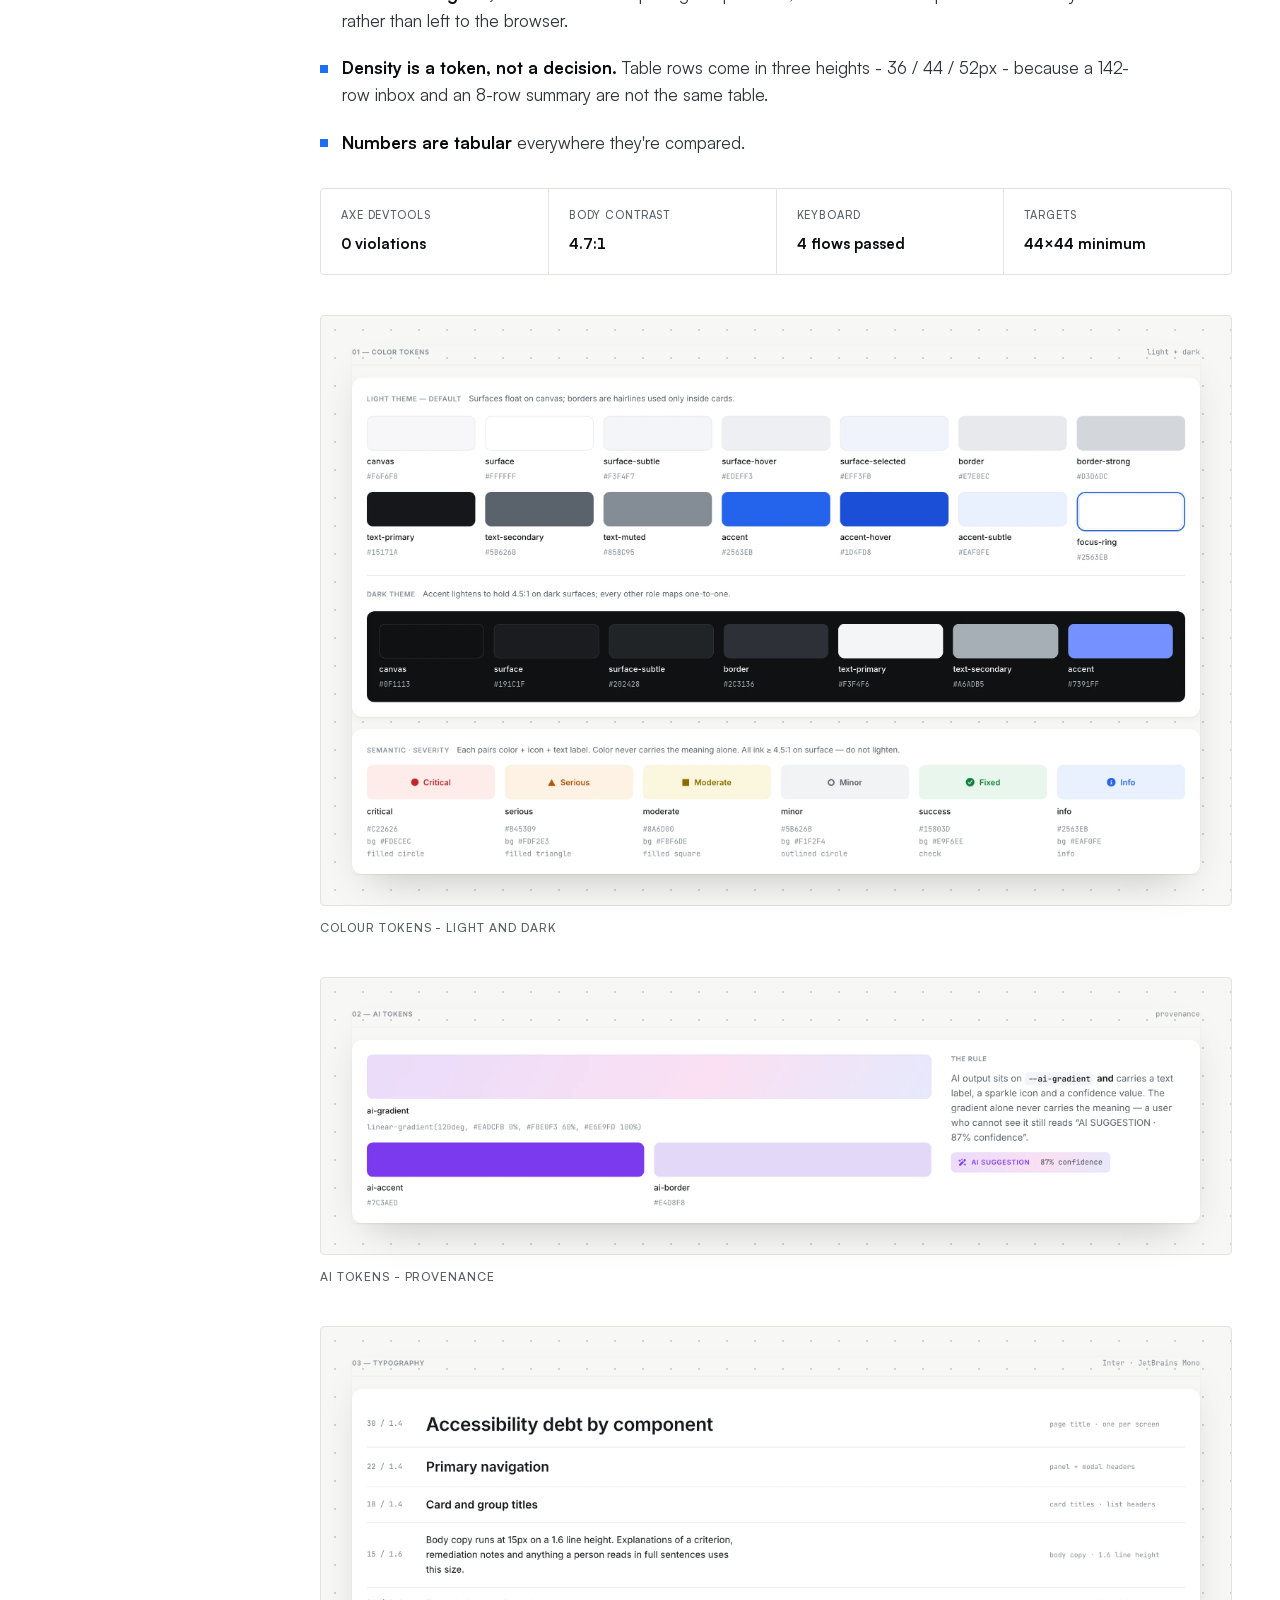
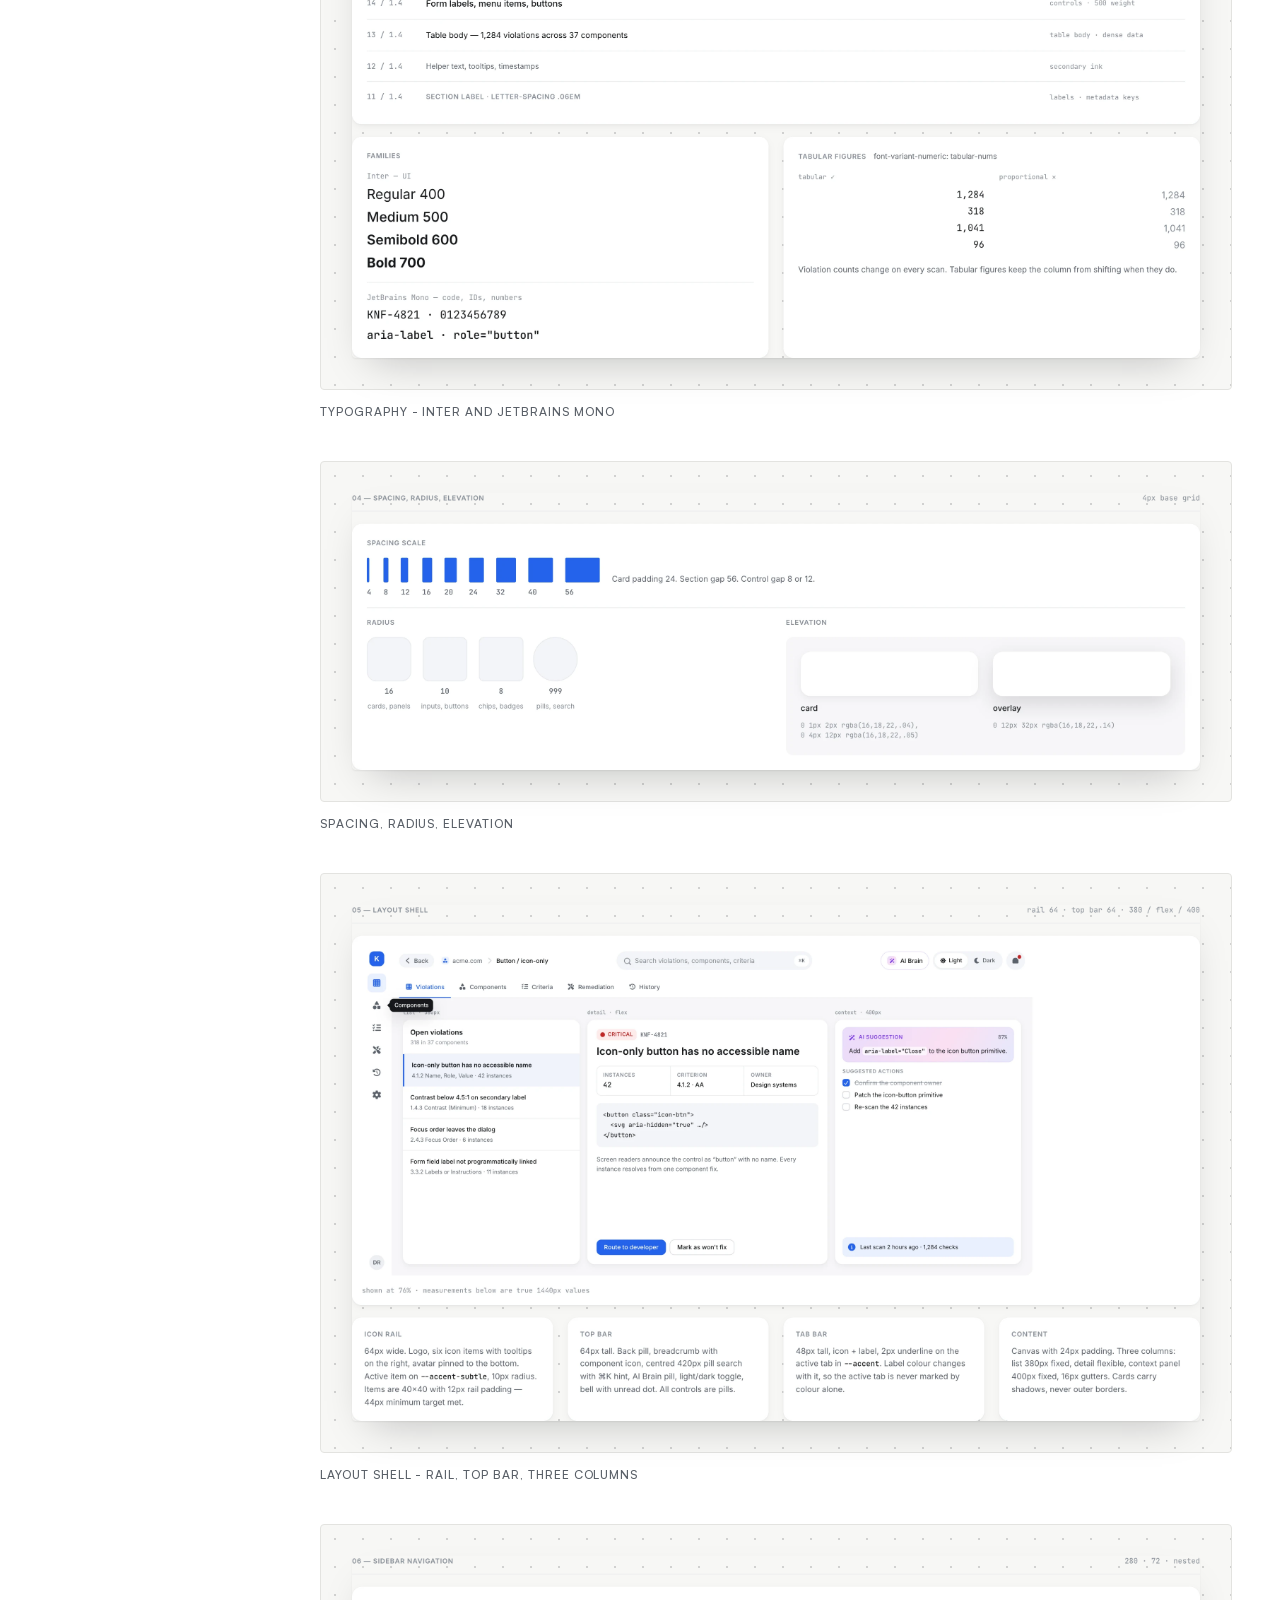
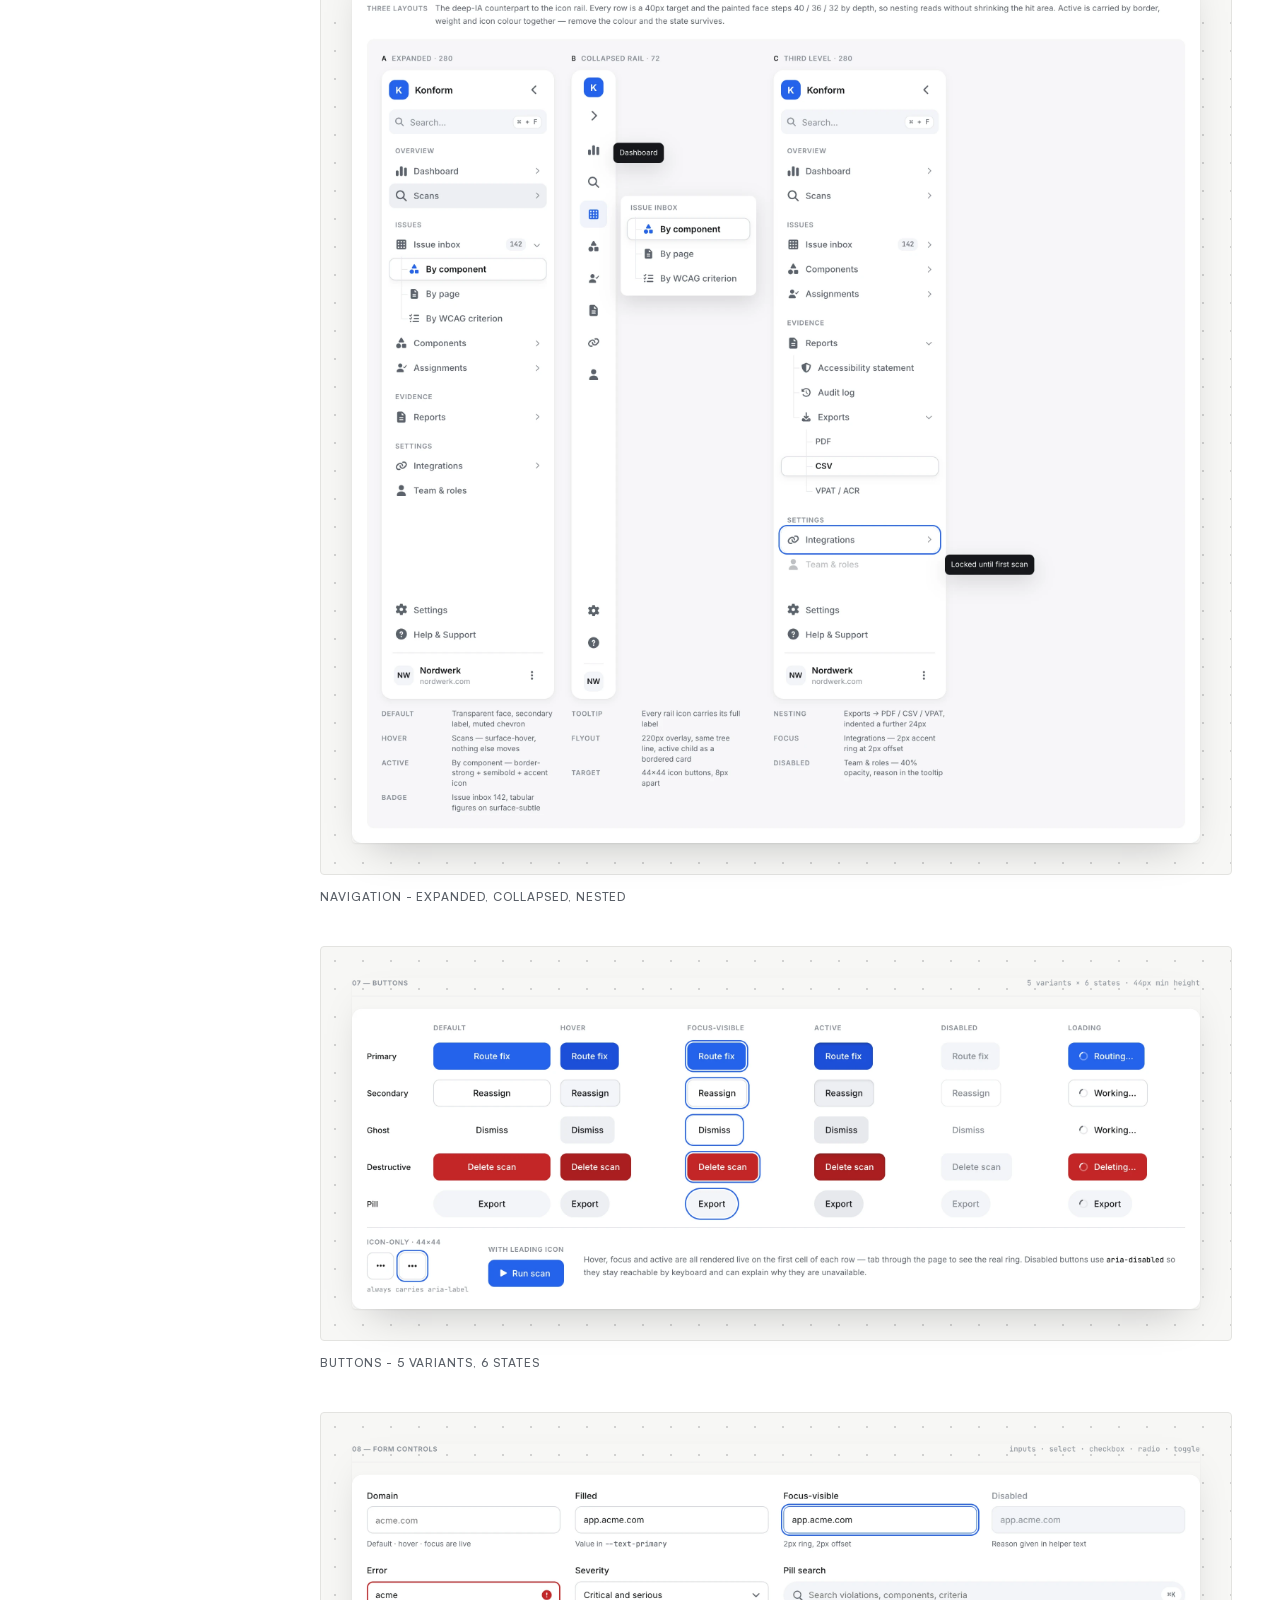
<file: site/work/konform.html>
<!DOCTYPE html>
<html lang="en" data-card-surface="solid" data-dark-reach="work" data-card-scale="contained">
<head>
<meta charset="utf-8">
<meta name="viewport" content="width=device-width, initial-scale=1">
<title>Konform — WCAG audit platform · Boris Onofrei</title>
<meta name="description" content="Accessibility scanners report symptoms page by page. Konform reports causes - and turns a 3,187-row backlog into 142 decisions. One row is one fix: every…">
<meta name="author" content="Boris Onofrei">
<meta name="theme-color" content="#000000">
<link rel="canonical" href="https://borisonofrei.design/work/konform.html">
<meta property="og:type" content="article">
<meta property="og:title" content="Konform — WCAG audit platform · Boris Onofrei">
<meta property="og:description" content="Accessibility scanners report symptoms page by page. Konform reports causes - and turns a 3,187-row backlog into 142 decisions. One row is one fix: every…">
<meta property="og:url" content="https://borisonofrei.design/work/konform.html">
<meta property="og:site_name" content="Boris Onofrei">
<meta property="og:image" content="https://borisonofrei.design/assets/images/meta/og-image.jpg">
<meta name="twitter:card" content="summary_large_image">
<link rel="icon" href="../favicon.svg" type="image/svg+xml">
<link rel="apple-touch-icon" href="../assets/images/meta/apple-touch-icon.png">
<link rel="preload" href="../assets/fonts/Satoshi-Regular.woff2" as="font" type="font/woff2" crossorigin>
<link rel="preload" href="../assets/fonts/Satoshi-Variable.woff2" as="font" type="font/woff2" crossorigin>
<link rel="stylesheet" href="../assets/css/main.css?v=20261108c">
<link rel="stylesheet" href="../assets/css/tailwind.css?v=20261108c">
<link rel="stylesheet" href="../assets/css/site.css?v=20261108c">
<link rel="stylesheet" href="../assets/css/pages.css?v=20261108c">
  <!-- Icons: Font Awesome Free 7.3.1 by @fontawesome, https://fontawesome.com/license/free (Icons: CC BY 4.0) -->
</head>
<body class="font-body bg-paper text-ink antialiased page-sub page-case" data-root="../">
<a href="#main" class="sr-only focus:not-sr-only focus:absolute focus:left-gut focus:top-4 focus:z-50 focus:bg-surface focus:px-4 focus:py-3 focus:text-s15 focus:font-medium" data-i18n="a11y.skip">Skip to content</a>
<header class="nav">
  <nav class="nav__bar" aria-label="Primary">
    <a href="../index.html" data-page-link class="nav__logo"><span>Boris&nbsp;Onofrei</span></a>

    <ul class="nav__links" role="list">
      <li><a href="../index.html#work" data-page-link data-i18n="nav.work">Work</a></li>
      <li><a href="../index.html#capabilities" data-page-link data-i18n="nav.skills">Skills</a></li>
      <li><a href="../index.html#about" data-page-link data-i18n="nav.about">About</a></li>
      <li><a href="../index.html#experience" data-page-link data-i18n="nav.experience">Experience</a></li>
      <li><a href="../index.html#contact" data-page-link data-i18n="nav.contact">Contact</a></li>
    </ul>

    <div class="nav__lang" role="group" aria-label="Language" data-i18n-aria="a11y.language">
      <button type="button" id="lang-en" data-lang="en" aria-pressed="true">EN</button>
      <span aria-hidden="true">/</span>
      <button type="button" id="lang-de" data-lang="de" aria-pressed="false">DE</button>
    </div>

    <a id="cv-link" class="btn btn--blue btn--sm nav__cv" href="../assets/docs/Boris_Onofrei_CV_ProductDesigner_EN.pdf" download data-i18n="nav.cv" data-i18n-href="nav.cvHref">CV (PDF)</a>

    <button type="button" id="menu-button" class="nav__menu" aria-controls="menu-panel" aria-expanded="false" data-i18n-aria="a11y.menu" aria-label="Menu">
      <!-- Font Awesome Free 7.3.1, Solid: bars -->
      <svg class="icon" viewBox="0 0 640 640" aria-hidden="true" focusable="false"><path fill="currentColor" d="M96 160C96 142.3 110.3 128 128 128L512 128C529.7 128 544 142.3 544 160C544 177.7 529.7 192 512 192L128 192C110.3 192 96 177.7 96 160zM96 320C96 302.3 110.3 288 128 288L512 288C529.7 288 544 302.3 544 320C544 337.7 529.7 352 512 352L128 352C110.3 352 96 337.7 96 320zM544 480C544 497.7 529.7 512 512 512L128 512C110.3 512 96 497.7 96 480C96 462.3 110.3 448 128 448L512 448C529.7 448 544 462.3 544 480z"></path></svg>
    </button>

    <span class="nav__progress" aria-hidden="true"><span id="read-progress-bar"></span></span>
  </nav>

  <div id="menu-panel" class="nav__panel" hidden>
    <ul role="list">
      <li><a href="../index.html#work" data-page-link data-i18n="nav.work">Work</a></li>
      <li><a href="../index.html#capabilities" data-page-link data-i18n="nav.skills">Skills</a></li>
      <li><a href="../index.html#about" data-page-link data-i18n="nav.about">About</a></li>
      <li><a href="../index.html#experience" data-page-link data-i18n="nav.experience">Experience</a></li>
      <li><a href="../index.html#contact" data-page-link data-i18n="nav.contact">Contact</a></li>
    </ul>
    <div class="nav__panel-lang" role="group" aria-label="Language" data-i18n-aria="a11y.language">
      <span data-i18n="a11y.language">Language</span>
      <button type="button" data-lang="en" aria-pressed="true">EN</button>
      <span aria-hidden="true">/</span>
      <button type="button" data-lang="de" aria-pressed="false">DE</button>
    </div>
  </div>
</header>
<main id="main">
  <section class="case-hero" aria-labelledby="case-title">
    <div class="mx-auto max-w-container px-gut pt-6 lg:px-gut-lg lg:pt-10">
      <a href="../index.html#work" class="case-back nav-link" data-page-link><!-- Font Awesome Free 7.3.1, Solid: arrow-left --><svg width="18" height="18" viewBox="0 0 640 640" aria-hidden="true" focusable="false"><path fill="currentColor" d="M73.4 297.4C60.9 309.9 60.9 330.2 73.4 342.7L233.4 502.7C245.9 515.2 266.2 515.2 278.7 502.7C291.2 490.2 291.2 469.9 278.7 457.4L173.3 352L544 352C561.7 352 576 337.7 576 320C576 302.3 561.7 288 544 288L173.3 288L278.7 182.6C291.2 170.1 291.2 149.8 278.7 137.3C266.2 124.8 245.9 124.8 233.4 137.3L73.4 297.3z"></path></svg><span data-i18n="case.back">All work</span></a>
      <p class="label mt-10 text-s15 text-white/60 lg:mt-14" data-i18n="work.cases.0.label">02 / Case study</p>
      <h1 id="case-title" class="case-hero__title mt-4"><span data-i18n="work.cases.0.csHeadDim">Konform</span><span class="accent" data-i18n="work.cases.0.csHeadStrong">WCAG audit platform</span></h1>
      <p class="mt-6 max-w-measure text-s20 text-onmute" data-i18n="work.cases.0.context">Desktop web · Enterprise SaaS · AI triage</p>
      <ul class="mt-8 flex flex-wrap gap-2 sm:gap-3" role="list"><li class="hero-tag" data-i18n="work.cases.0.tags.0">WCAG 2.1 AA</li><li class="hero-tag" data-i18n="work.cases.0.tags.1">Design system</li><li class="hero-tag" data-i18n="work.cases.0.tags.2">Enterprise UX</li></ul>
    </div>
    <div class="case-cover-band mt-12 lg:mt-16">
      <div class="mx-auto max-w-container px-gut lg:px-gut-lg">
        <div class="case-hero__cover"><img src="../assets/images/work/konform/case-cover.webp" width="2400" height="1350" alt="Konform report export screen shown on a monitor against a blue background: 847 violations closed, compose-report panel and the accessibility statement preview." fetchpriority="high" decoding="async"></div>
      </div>
    </div>
  </section>

  <div class="case-body">
    <div class="mx-auto max-w-container px-gut pb-rhythm pt-12 lg:px-gut-lg lg:pb-rhythm-lg lg:pt-20">
      <div class="case-layout">
        <div class="case-aside">
          <nav class="case-toc hidden lg:block" aria-labelledby="toc-label">
            <p id="toc-label" class="case-toc__label" data-i18n="case.contents">Contents</p>
            <ol role="list">
              <li><a href="#overview" data-toc="overview"><span>01</span><span data-i18n="case.overview">Overview</span></a></li>
              <li><a href="#s02" data-toc="s02"><span>02</span><span>The problem</span></a></li>
              <li><a href="#s03" data-toc="s03"><span>03</span><span>The unit</span></a></li>
              <li><a href="#s04" data-toc="s04"><span>04</span><span>AI</span></a></li>
              <li><a href="#s05" data-toc="s05"><span>05</span><span>Consequence</span></a></li>
              <li><a href="#s06" data-toc="s06"><span>06</span><span>Two users</span></a></li>
              <li><a href="#s07" data-toc="s07"><span>07</span><span>Proof</span></a></li>
              <li><a href="#s08" data-toc="s08"><span>08</span><span>The system</span></a></li>
              <li><a href="#s09" data-toc="s09"><span>09</span><span>The flow</span></a></li>
              <li><a href="#s10" data-toc="s10"><span>10</span><span>Results</span></a></li>
              <li><a href="#s11" data-toc="s11"><span>11</span><span>Limits</span></a></li>
            </ol>
          </nav>
          <details class="case-toc-m lg:hidden">
            <summary><span data-i18n="case.contents">Contents</span><span class="case-toc-m__count">11 <span data-i18n="case.sections">sections</span></span></summary>
            <nav class="case-toc" aria-label="Case study contents" data-i18n-aria="a11y.contentsNav">
              <ol role="list">
              <li><a href="#overview" data-toc="overview"><span>01</span><span data-i18n="case.overview">Overview</span></a></li>
              <li><a href="#s02" data-toc="s02"><span>02</span><span>The problem</span></a></li>
              <li><a href="#s03" data-toc="s03"><span>03</span><span>The unit</span></a></li>
              <li><a href="#s04" data-toc="s04"><span>04</span><span>AI</span></a></li>
              <li><a href="#s05" data-toc="s05"><span>05</span><span>Consequence</span></a></li>
              <li><a href="#s06" data-toc="s06"><span>06</span><span>Two users</span></a></li>
              <li><a href="#s07" data-toc="s07"><span>07</span><span>Proof</span></a></li>
              <li><a href="#s08" data-toc="s08"><span>08</span><span>The system</span></a></li>
              <li><a href="#s09" data-toc="s09"><span>09</span><span>The flow</span></a></li>
              <li><a href="#s10" data-toc="s10"><span>10</span><span>Results</span></a></li>
              <li><a href="#s11" data-toc="s11"><span>11</span><span>Limits</span></a></li>
              </ol>
            </nav>
          </details>
        </div>
        <article id="case-body" class="case-article" lang="en" aria-labelledby="case-title">
<div id="overview" data-toc-target="">
  <p class="cs-lede">Accessibility scanners report symptoms page by page. Konform reports causes - and turns a 3,187-row backlog into 142 decisions. One row is one fix: every contrast failure traced to the same ghost button is a single change, not ninety-four. What used to be a sprint of spreadsheet work is now an afternoon of triage.</p>
  <p class="cs-foot">Self-initiated concept project · 2026</p>
  

  <dl class="cs-meta">
    <div class="cs-meta__cell"><dt>Role</dt><dd>Product designer - research, IA, UI, design system</dd></div>
    <div class="cs-meta__cell"><dt>Scope</dt><dd>8 screens, 1 design system, 214 tokens</dd></div>
    <div class="cs-meta__cell"><dt>Platform</dt><dd>Desktop web (1440px)</dd></div>
    <div class="cs-meta__cell"><dt>Timeframe</dt><dd>6 weeks</dd></div>
    <div class="cs-meta__cell"><dt>Tools</dt><dd>Figma, Claude Design, axe DevTools, Maze</dd></div>
    <div class="cs-meta__cell"><dt>Standard</dt><dd>WCAG 2.1 AA / EN 301 549</dd></div>
  </dl>

  </div><section class="cs-block" id="s02" data-toc-target="" aria-labelledby="s02-h">
    <p class="cs-eyebrow">02 / THE PROBLEM</p>
    <h2 class="cs-h" id="s02-h"><span>THE LIST ISN'T THE PROBLEM.</span><span class="cs-h__accent">THE UNIT IS.</span></h2>
    <p class="cs-p">Since June 2025 the European Accessibility Act has been enforceable in Germany as the BFSG. Fines reach €100,000. Since late 2025, formal warnings have been rising.</p>
    <p class="cs-p">Finding violations is solved - axe, WAVE and Lighthouse are free. A scan of a 240-page site returns 3,187 of them.</p>
    <p class="cs-p">Every tool on the market lists those violations by page: /checkout has 47, /product/1042 has 45, and so on for 240 rows. For a content site that works. For a React product it doesn't - nobody fixes a page. They fix a component.</p>
    <p class="cs-p">Teardown of 5 platforms - Siteimprove, Level Access, axe Monitor, Silktide, Pope Tech - confirmed it: all five organise remediation around URLs. So the deduplication happens in someone's head, in a spreadsheet, at the start of every sprint.</p>
  </section>

  <section class="cs-block" id="s03" data-toc-target="" aria-labelledby="s03-h">
    <p class="cs-eyebrow">03 / THE UNIT</p>
    <h2 class="cs-h" id="s03-h"><span>ONE ROW IS NOT ONE ERROR.</span><span class="cs-h__accent">IT'S ONE FIX.</span></h2>
    <p class="cs-p">Konform groups violations by their source component. 847 contrast failures across 94 pages become one row: Button/ghost. Fix it once, close all 847.</p>
    <p class="cs-p">The inbox is sorted by impact - how many violations one fix closes - not by severity or by date. 14 components cause 61% of everything found.</p>
    <p class="cs-pull">3,187 violations → 142 rows. Average 22 violations closed per fix.</p>
    <p class="cs-p">A second view, the component registry, holds all 214 components on the site - passing, failing and untested - with their owner and their reach. It answers the question the inbox can't: which team carries the risk, and what has already been made safe.</p>

  <figure class="cs-fig">
    <div class="cs-fig__frame"><img src="../assets/images/work/konform/screens/issue-inbox.webp" width="2400" height="1707" alt="Konform issue inbox: 142 components listed with their WCAG criterion, severity, violation count, affected pages and owning team, sorted by impact." loading="lazy" decoding="async"></div>
    <figcaption>Issue inbox - grouped by component</figcaption>
  </figure>

  <figure class="cs-fig">
    <div class="cs-fig__frame"><img src="../assets/images/work/konform/screens/components-registry.webp" width="2400" height="1707" alt="Component registry table listing all 214 components with category, page usage, WCAG criteria, violation count, owner and status, above summary tiles for total, passing, failing and unowned components." loading="lazy" decoding="async"></div>
    <figcaption>Component registry - all 214 components</figcaption>
  </figure>
    <p class="cs-note">A "by page" toggle stayed in the design. Auditors and legal teams still think in URLs, and a tool that refuses their mental model doesn't get adopted.</p>
  </section>

  <section class="cs-block" id="s04" data-toc-target="" aria-labelledby="s04-h">
    <p class="cs-eyebrow">04 / AI</p>
    <h2 class="cs-h" id="s04-h"><span>THE USEFUL PART OF AI</span><span class="cs-h__accent">IS WHERE IT STOPS.</span></h2>
    <p class="cs-p">Automated checks cover roughly a quarter of WCAG 2.1 AA criteria. A machine can measure a contrast ratio. It cannot judge whether alt text is meaningful or whether reading order makes sense.</p>
    <p class="cs-p">So the AI layer does two things, and the second one matters more.</p>
    <p class="cs-p">It proposes a fix - a code diff, with a confidence value and the signals it used, both visible before you accept anything.</p>
    <p class="cs-p">And it refuses. Criteria it cannot judge are routed to manual review with the reason stated: "2 of 4 criteria on this component can't be judged automatically - alt text quality and meaningful sequence."</p>
    <p class="cs-p">Every AI surface carries the same three markers: the gradient, the label, and a confidence value written as text. The gradient alone never signals provenance - that would fail the product's own accessibility rules.</p>

  <figure class="cs-fig">
    <div class="cs-fig__frame"><img src="../assets/images/work/konform/screens/issue-inbox-detail.webp" width="2400" height="1707" alt="Component detail panel for Button/ghost: the 1.4.3 contrast failure with before and after swatches, an AI suggested code diff at 96% confidence with accept, edit and dismiss actions, and a needs-human-review notice for two criteria." loading="lazy" decoding="async"></div>
    <figcaption>Component detail - AI suggestion and manual review</figcaption>
  </figure>
    <p class="cs-close">A tool that claims to fix everything is a tool nobody trusts with a legal deadline.</p>
  </section>

  <section class="cs-block" id="s05" data-toc-target="" aria-labelledby="s05-h">
    <p class="cs-eyebrow">05 / CONSEQUENCE</p>
    <h2 class="cs-h" id="s05-h"><span>SHOW THE CONSEQUENCE</span><span class="cs-h__accent">BEFORE THE CONFIRMATION.</span></h2>
    <p class="cs-p">Assigning a fix is a small action with a large effect. One row routed to one team closes 847 violations on 94 pages - or blocks them for three weeks if the due date is wrong.</p>
    <p class="cs-p">So the modal states the effect twice. A strip at the top holds the numbers - component, violations closed, pages, severity. A line above the buttons repeats it in plain language: "Closing this fix will resolve 847 violations on 94 pages."</p>
    <p class="cs-p">The due date field carries the deadline next to it - "47 days to the EAA deadline" - because the number that matters isn't the date, it's the distance to the date.</p>
    <p class="cs-p">The AI hint here is one line, not a panel. It suggests an owner and a date based on who owns the neighbouring components, and it can be dismissed without touching the form.</p>

  <figure class="cs-fig">
    <div class="cs-fig__frame"><img src="../assets/images/work/konform/screens/assign-fix.webp" width="2400" height="1707" alt="Assign fix modal with a summary strip stating component, 847 violations closed, 94 pages and critical severity, followed by team, owner, priority, due date with days to the EAA deadline, labels, issue tracker link and a plain-language confirmation line." loading="lazy" decoding="async"></div>
    <figcaption>Assign fix</figcaption>
  </figure>
  </section>

  <section class="cs-block" id="s06" data-toc-target="" aria-labelledby="s06-h">
    <p class="cs-eyebrow">06 / TWO USERS</p>
    <h2 class="cs-h" id="s06-h"><span>SAME DATA.</span><span class="cs-h__accent">TWO DIFFERENT PRODUCTS.</span></h2>
    <p class="cs-p">An accessibility lead and a frontend developer need opposite things from the same scan.</p>
    <p class="cs-p">The lead needs the shape of the problem: compliance score, violations by severity, what moved this month, days to the deadline, and the components to fix first. Wide layout, three columns, everything comparable at a glance.</p>

  <figure class="cs-fig">
    <div class="cs-fig__frame"><img src="../assets/images/work/konform/screens/overview.webp" width="2400" height="1707" alt="Compliance dashboard showing compliance score, open violations by severity, root components and days to the EAA deadline, a six-week trend chart, an activity feed and a ranked fix-these-first table." loading="lazy" decoding="async"></div>
    <figcaption>Compliance dashboard - the lead's view</figcaption>
  </figure>
    <p class="cs-p">The developer needs one task and no distractions. Collapsed sidebar. Three panes: the files involved, the code diff at line 42, and a live preview of the page with the offending element outlined. Contrast before and after, printed as numbers. Three verification checks, one of which openly says "needs human review".</p>

  <figure class="cs-fig">
    <div class="cs-fig__frame"><img src="../assets/images/work/konform/screens/fix-view.webp" width="2400" height="1707" alt="Developer fix view with a collapsed icon rail, the affected files list, the Button.tsx diff at line 42 changing the text token, and a live checkout preview with contrast, target size and verification results." loading="lazy" decoding="async"></div>
    <figcaption>Developer fix view</figcaption>
  </figure>
    <p class="cs-close">Role-based access isn't a permissions table - it's two different products sharing one data model.</p>
  </section>

  <section class="cs-block" id="s07" data-toc-target="" aria-labelledby="s07-h">
    <p class="cs-eyebrow">07 / PROOF</p>
    <h2 class="cs-h" id="s07-h"><span>A FIX ISN'T DONE</span><span class="cs-h__accent">UNTIL IT'S PROVABLE.</span></h2>
    <p class="cs-p">Under the BFSG, an accessibility statement is an obligation in its own right - separate from the fixes themselves. Missing or weak statements are one of the most common grounds for a formal warning.</p>
    <p class="cs-p">So the last screen turns scan data into a document. Section toggles on the left, live document preview on the right. Report type switches between accessibility statement, audit evidence pack, VPAT/ACR and progress report - four audiences, one dataset.</p>
    <p class="cs-p">Two things make it defensible.</p>
    <p class="cs-p">Every figure is traceable. The document is signed with the scan it came from - scan #184 - and each number links back to its source.</p>
    <p class="cs-p">The method is printed inside the document. A block states how the 96% is calculated: passed criteria ÷ automatically testable criteria (39 of 50), with the scope and crawl date. A statement that hides its formula is the one that gets challenged.</p>
    <p class="cs-p">Above it, the re-scan result: 847 closed, 12 still open, 3 regressions. Regressions are shown, not hidden - a fix that came back is the thing an auditor asks about first.</p>

  <figure class="cs-fig">
    <div class="cs-fig__frame"><img src="../assets/images/work/konform/screens/report-export.webp" width="2400" height="1707" alt="Report export screen: a re-scan summary of 847 closed, 12 open and 3 regressions, section toggles for composing the report, and a live preview of the accessibility statement signed with scan #184." loading="lazy" decoding="async"></div>
    <figcaption>Verification and report export</figcaption>
  </figure>
  </section>

  <section class="cs-block" id="s08" data-toc-target="" aria-labelledby="s08-h">
    <p class="cs-eyebrow">08 / THE SYSTEM</p>
    <h2 class="cs-h" id="s08-h"><span>A TOOL ABOUT ACCESSIBILITY</span><span class="cs-h__accent">GETS AUDITED FIRST.</span></h2>
    <p class="cs-p">The design system came before the screens. 214 tokens, 38 components, light and dark on the same semantic layer.</p>
    <p class="cs-p">Four rules held across every screen.</p>
    <ul class="cs-list">
      <li><strong>Nothing is carried by colour alone.</strong> Severity, status and AI provenance each combine an icon, a text label and a colour. Every severity colour clears 4.5:1 against its surface - which meant darkening the standard warning orange and green until they did.</li>
      <li><strong>Focus is designed, not inherited.</strong> A 2px ring at 2px offset, rendered as an explicit state in the system rather than left to the browser.</li>
      <li><strong>Density is a token, not a decision.</strong> Table rows come in three heights - 36 / 44 / 52px - because a 142-row inbox and an 8-row summary are not the same table.</li>
      <li><strong>Numbers are tabular</strong> everywhere they're compared.</li>
    </ul>
    <ul class="cs-strip">
      <li><span>axe DevTools</span><strong>0 violations</strong></li>
      <li><span>Body contrast</span><strong>4.7:1</strong></li>
      <li><span>Keyboard</span><strong>4 flows passed</strong></li>
      <li><span>Targets</span><strong>44×44 minimum</strong></li>
    </ul>

  <figure class="cs-fig">
    <div class="cs-fig__frame"><img src="../assets/images/work/konform/design-system/01-color-tokens.webp" width="2400" height="1491" alt="Colour tokens in light and dark theme with semantic severity pairs of colour, icon and text label." loading="lazy" decoding="async"></div>
    <figcaption>Colour tokens - light and dark</figcaption>
  </figure>

  <figure class="cs-fig">
    <div class="cs-fig__frame"><img src="../assets/images/work/konform/design-system/02-ai-tokens.webp" width="2400" height="607" alt="AI tokens: the AI gradient, accent and border, with the rule that AI output always carries a label, icon and confidence value." loading="lazy" decoding="async"></div>
    <figcaption>AI tokens - provenance</figcaption>
  </figure>

  <figure class="cs-fig">
    <div class="cs-fig__frame"><img src="../assets/images/work/konform/design-system/03-typography.webp" width="2400" height="1697" alt="Type scale from 30px page titles down to 11px labels, with Inter and JetBrains Mono families and tabular figures." loading="lazy" decoding="async"></div>
    <figcaption>Typography - Inter and JetBrains Mono</figcaption>
  </figure>

  <figure class="cs-fig">
    <div class="cs-fig__frame"><img src="../assets/images/work/konform/design-system/04-space-radius.webp" width="2400" height="785" alt="Spacing scale on a 4px base grid, four radius values and two elevation levels for cards and overlays." loading="lazy" decoding="async"></div>
    <figcaption>Spacing, radius, elevation</figcaption>
  </figure>

  <figure class="cs-fig">
    <div class="cs-fig__frame"><img src="../assets/images/work/konform/design-system/05-layout-shell.webp" width="2400" height="1460" alt="Layout shell at 1440px: 64px icon rail, 64px top bar, tab bar and a three-column content area of list, detail and context panel." loading="lazy" decoding="async"></div>
    <figcaption>Layout shell - rail, top bar, three columns</figcaption>
  </figure>

  <figure class="cs-fig">
    <div class="cs-fig__frame"><img src="../assets/images/work/konform/design-system/06-sidebar.webp" width="2400" height="2510" alt="Sidebar navigation in three layouts: expanded at 280px, collapsed 72px icon rail with tooltip and flyout, and a third nesting level with focus and disabled states." loading="lazy" decoding="async"></div>
    <figcaption>Navigation - expanded, collapsed, nested</figcaption>
  </figure>

  <figure class="cs-fig">
    <div class="cs-fig__frame"><img src="../assets/images/work/konform/design-system/07-buttons.webp" width="2400" height="938" alt="Button matrix: five variants across default, hover, focus-visible, active, disabled and loading states at 44px minimum height." loading="lazy" decoding="async"></div>
    <figcaption>Buttons - 5 variants, 6 states</figcaption>
  </figure>

  <figure class="cs-fig">
    <div class="cs-fig__frame"><img src="../assets/images/work/konform/design-system/08-form-controls.webp" width="2400" height="1050" alt="Form controls: text inputs in default, filled, focus, disabled and error states, select, pill search, checkbox, radio and toggle." loading="lazy" decoding="async"></div>
    <figcaption>Form controls</figcaption>
  </figure>

  <figure class="cs-fig">
    <div class="cs-fig__frame"><img src="../assets/images/work/konform/design-system/09-badges-pills.webp" width="2400" height="614" alt="Severity badges, status pills and owner chips, each pairing an icon, a text label and a colour." loading="lazy" decoding="async"></div>
    <figcaption>Badges, status pills, owner chips</figcaption>
  </figure>

  <figure class="cs-fig">
    <div class="cs-fig__frame"><img src="../assets/images/work/konform/design-system/10-data-table.webp" width="2400" height="1249" alt="Data table at three row densities with selection, sorting, truncation tooltip and a bulk action bar." loading="lazy" decoding="async"></div>
    <figcaption>Data table - 36 / 44 / 52px rows</figcaption>
  </figure>

  <figure class="cs-fig">
    <div class="cs-fig__frame"><img src="../assets/images/work/konform/design-system/11-filters-bulk.webp" width="2400" height="661" alt="Filter bar with applied filter chips and clear all, above the bulk action bar that appears on selection." loading="lazy" decoding="async"></div>
    <figcaption>Filter bar and bulk actions</figcaption>
  </figure>

  <figure class="cs-fig">
    <div class="cs-fig__frame"><img src="../assets/images/work/konform/design-system/12-list-detail.webp" width="2400" height="1067" alt="List column item states beside the detail panel with metadata, offending markup and routing actions." loading="lazy" decoding="async"></div>
    <figcaption>List item and detail panel</figcaption>
  </figure>

  <figure class="cs-fig">
    <div class="cs-fig__frame"><img src="../assets/images/work/konform/design-system/13-ai-blocks.webp" width="2400" height="1207" alt="AI suggestion block with confidence ring, model provenance and accept or edit actions, next to an AI limitation card and a suggested actions checklist." loading="lazy" decoding="async"></div>
    <figcaption>AI blocks - suggestion, limitation, checklist</figcaption>
  </figure>

  <figure class="cs-fig">
    <div class="cs-fig__frame"><img src="../assets/images/work/konform/design-system/14-feedback.webp" width="2400" height="2182" alt="Inline banners, empty, loading and error states, toast, tooltip, dropdown menu and confirmation modal." loading="lazy" decoding="async"></div>
    <figcaption>Feedback, states and overlays</figcaption>
  </figure>

  <figure class="cs-fig">
    <div class="cs-fig__frame"><img src="../assets/images/work/konform/design-system/15-metrics.webp" width="2400" height="696" alt="Compliance score with a labelled stacked bar and progress bars for remediation, verified fixes and scan progress." loading="lazy" decoding="async"></div>
    <figcaption>Compliance score and progress</figcaption>
  </figure>

  <figure class="cs-fig">
    <div class="cs-fig__frame"><img src="../assets/images/work/konform/design-system/16-icons.webp" width="2400" height="2105" alt="Icon set inlined as path data, with fixed role meanings for rail, status, feedback, AI, controls and actions." loading="lazy" decoding="async"></div>
    <figcaption>Icons - fixed roles</figcaption>
  </figure>

  <figure class="cs-fig">
    <div class="cs-fig__frame"><img src="../assets/images/work/konform/design-system/17-accessibility.webp" width="2400" height="1413" alt="Five non-negotiable rules: focus ring, contrast, target size, never colour alone, and tinted grounds." loading="lazy" decoding="async"></div>
    <figcaption>Accessibility rules</figcaption>
  </figure>
  </section>

  <section class="cs-block" id="s09" data-toc-target="" aria-labelledby="s09-h">
    <p class="cs-eyebrow">09 / THE FLOW</p>
    <h2 class="cs-h" id="s09-h"><span>CONNECT. TRIAGE.</span><span class="cs-h__accent">FIX. PROVE.</span></h2>
    <p class="cs-p">The full flow, in order.</p>
    <figure class="cs-fig">
    <div class="cs-fig__frame"><img src="../assets/images/work/konform/screens/connect.webp" width="2400" height="1707" alt="Connect your site screen with scan-type cards and an Add site dialog holding the site URL, scan depth, schedule and the WCAG 2.1 AA standard." loading="lazy" decoding="async"></div>
    <figcaption>01 - Connect a site and run the first scan</figcaption>
  </figure>
<figure class="cs-fig">
    <div class="cs-fig__frame"><img src="../assets/images/work/konform/screens/overview.webp" width="2400" height="1707" alt="Compliance dashboard with compliance score, open violations by severity, root components, days to the EAA deadline, a six-week trend chart and a ranked fix-these-first table." loading="lazy" decoding="async"></div>
    <figcaption>02 - Read the compliance picture</figcaption>
  </figure>
<figure class="cs-fig">
    <div class="cs-fig__frame"><img src="../assets/images/work/konform/screens/issue-inbox.webp" width="2400" height="1707" alt="Issue inbox listing 142 components with WCAG criterion, severity, violation count, affected pages and owner, sorted by impact." loading="lazy" decoding="async"></div>
    <figcaption>03 - Triage the inbox by component</figcaption>
  </figure>
<figure class="cs-fig">
    <div class="cs-fig__frame"><img src="../assets/images/work/konform/screens/issue-inbox-detail.webp" width="2400" height="1707" alt="Component detail panel for Button/ghost with the contrast failure, an AI suggested code diff at 96% confidence, and two criteria routed to manual review." loading="lazy" decoding="async"></div>
    <figcaption>04 - Open a component - what's wrong, the suggested fix, what needs a human</figcaption>
  </figure>
<figure class="cs-fig">
    <div class="cs-fig__frame"><img src="../assets/images/work/konform/screens/assign-fix.webp" width="2400" height="1707" alt="Assign fix modal stating 847 violations closed on 94 pages, with team, owner, priority, due date and days to the EAA deadline." loading="lazy" decoding="async"></div>
    <figcaption>05 - Assign the fix with its consequence stated</figcaption>
  </figure>
<figure class="cs-fig">
    <div class="cs-fig__frame"><img src="../assets/images/work/konform/screens/fix-view.webp" width="2400" height="1707" alt="Developer fix view with affected files, the Button.tsx diff at line 42 and a live checkout preview with contrast and verification checks." loading="lazy" decoding="async"></div>
    <figcaption>06 - Fix it in code, verify it in preview</figcaption>
  </figure>
<figure class="cs-fig">
    <div class="cs-fig__frame"><img src="../assets/images/work/konform/screens/report-export.webp" width="2400" height="1707" alt="Report export screen with the re-scan summary, section toggles and a live accessibility statement preview signed with scan #184." loading="lazy" decoding="async"></div>
    <figcaption>07 - Publish the proof</figcaption>
  </figure>
<figure class="cs-fig">
    <div class="cs-fig__frame"><img src="../assets/images/work/konform/screens/components-registry.webp" width="2400" height="1707" alt="Component registry table listing all 214 components with category, usage, WCAG criteria, violations, owner and status." loading="lazy" decoding="async"></div>
    <figcaption>08 - Track the whole component library over time</figcaption>
  </figure>
  </section>

  <section class="cs-block" id="s10" data-toc-target="" aria-labelledby="s10-h">
    <p class="cs-eyebrow">10 / RESULTS</p>
    <h2 class="cs-h" id="s10-h"><span>WHAT CHANGED.</span></h2>
    <div class="cs-tablewrap">
      <table class="cs-table">
        <thead class="cs-sr"><tr><th scope="col">Measure</th><th scope="col">Before and after</th><th scope="col">Change</th></tr></thead>
        <tbody>
          <tr><th scope="row">Triage time</th><td class="num">14 h → 1 h 50</td><td class="num">−87%</td></tr>
          <tr><th scope="row">Backlog items</th><td class="num">3,187 → 142</td><td class="num">−96%</td></tr>
          <tr><th scope="row">Violations per fix</th><td class="num">1 → 22.4</td><td class="num">×22</td></tr>
          <tr><th scope="row">Scan to first assignment</th><td class="num">3 days → 18 min</td><td class="num">−99%</td></tr>
          <tr><th scope="row">Developer time per task</th><td class="num">40 → 12 min</td><td class="num">−70%</td></tr>
          <tr><th scope="row">Statement preparation</th><td class="num">2 days → 4 min</td><td class="num">−99%</td></tr>
          <tr><th scope="row">Conformance, 6 weeks</th><td class="num">71% → 96%</td><td class="num">+25 pts</td></tr>
        </tbody>
      </table>
    </div>
    <p class="cs-sub">Usability test · 8 participants · unmoderated, against an existing tool</p>
    <div class="cs-tablewrap">
      <table class="cs-table">
        <thead><tr><th scope="col">Task</th><th scope="col" class="num">Konform</th><th scope="col" class="num">Control</th></tr></thead>
        <tbody>
          <tr><th scope="row">Find the highest-impact fix</th><td class="num">8/8 · 34 s</td><td class="num">5/8 · 4 m 12 s</td></tr>
          <tr><th scope="row">Assign it with a due date</th><td class="num">7/8 · 51 s</td><td class="num">6/8 · 2 m 05 s</td></tr>
          <tr><th scope="row">Assemble evidence for legal</th><td class="num">6/8 · 1 m 40 s</td><td class="num">3/8 · 6 m 30 s</td></tr>
          <tr><th scope="row">SUS</th><td class="num">84.5</td><td class="num">61.2</td></tr>
        </tbody>
      </table>
    </div>
    <p class="cs-note">The third task failed for three participants - they looked for export under Reports, not on the product card. Moving the entry point fixed it: 8/8 at 58 s on the second run.</p>
  </section>

  <section class="cs-block" id="s11" data-toc-target="" aria-labelledby="s11-h">
    <p class="cs-eyebrow">11 / LIMITS</p>
    <h2 class="cs-h" id="s11-h"><span>WHAT THIS IS,</span><span class="cs-h__accent">AND WHAT IT ISN'T.</span></h2>
    <p class="cs-p">This is a self-initiated concept project, not a shipped product. No customer, no production data, no engineering team to argue with.</p>
    <p class="cs-p">What that means in practice:</p>
    <ul class="cs-list">
      <li><strong>The scan engine is assumed, not designed.</strong> Grouping violations by source component depends on mapping DOM nodes back to components - solvable, but a technical problem I haven't solved here.</li>
      <li><strong>Two roles are covered.</strong> Procurement, agencies managing multiple clients, and content editors all have a claim on this product and none of them are designed for.</li>
      <li><strong>The manual review track is named, not built.</strong> It's the half of WCAG that automation can't reach, and it deserves its own case study.</li>
      <li><strong>Numbers come from the prototype test</strong> and the design targets, not from a production deployment.</li>
    </ul>
    <p class="cs-close">Next: the manual review queue, and multi-site governance for agencies.</p>
  </section>
        </article>
      </div>
    </div>
  </div>

  <section class="next-case" aria-labelledby="next-heading">
    <div class="container next-case__head">
      <h2 id="next-heading" class="h2" data-i18n="case.next">Next case study</h2>
    </div>
    <ol class="cases next-case__list" role="list">
      <li class="case">
        <article class="work-card case__frame" data-case="1">
          <i class="pc pc--tl"></i><i class="pc pc--tr"></i><i class="pc pc--bl"></i><i class="pc pc--br"></i>
          <div class="case__text">
            <p class="case__label" data-i18n="work.cases.1.label">03 / Case study</p>
            <h3 class="case__title" id="next-title-onset">
              <span data-i18n="work.cases.1.csHeadDim">Onset</span>
              <span class="dim" data-i18n="work.cases.1.csHeadStrong">On-call incident app</span>
            </h3>
            <p class="case__context" data-i18n="work.cases.1.context">Mobile · DevOps · Offline-first</p>
            <p class="case__outcome" data-i18n="work.cases.1.outcome">Acknowledging an incident has to be one action and never an accident. That contradiction shaped the whole product: readable in the dark, operable with a thumb, honest when the network drops.</p>
            <ul class="case__tags" role="list">
              <li class="tag" data-i18n="work.cases.1.tags.0">Mobile UX</li>
              <li class="tag" data-i18n="work.cases.1.tags.1">AI in the loop</li>
              <li class="tag" data-i18n="work.cases.1.tags.2">Design system</li>
            </ul>
            <a href="./onset.html" data-page-link class="work-card__link cta-bar" aria-describedby="next-title-onset">
              <span class="cta-bar__label" data-i18n="work.readCta">Read case study</span>
              <span class="cta-bar__arrow" aria-hidden="true">
                <!-- Font Awesome Free 7.3.1, Solid: arrow-right -->
                <svg class="icon" viewBox="0 0 640 640" aria-hidden="true" focusable="false"><path fill="currentColor" d="M566.6 342.6C579.1 330.1 579.1 309.8 566.6 297.3L406.6 137.3C394.1 124.8 373.8 124.8 361.3 137.3C348.8 149.8 348.8 170.1 361.3 182.6L466.7 288L96 288C78.3 288 64 302.3 64 320C64 337.7 78.3 352 96 352L466.7 352L361.3 457.4C348.8 469.9 348.8 490.2 361.3 502.7C373.8 515.2 394.1 515.2 406.6 502.7L566.6 342.7z"></path></svg>
              </span>
            </a>
          </div>
          <div class="case__media">
            <div class="case__shot">
              <img src="../assets/images/work/onset/card-cover.webp" width="2400" height="1707" alt="Three Onset status screens on a dark green-lit background: All quiet with a green ring, Needs attention with an amber ring showing 2, and P1 active with a red ring showing 1." loading="lazy" decoding="async">
            </div>
          </div>
        </article>
      </li>
    </ol>
  </section>
</main>

<footer class="footer">
  <div class="container footer__grid">
    <a href="../index.html" data-page-link class="footer__name">Boris<br>Onofrei</a>
    <nav class="footer__cols" aria-label="Footer">
      <ul role="list">
        <li><a href="../index.html#work" data-page-link data-i18n="nav.work">Work</a></li>
        <li><a href="../index.html#capabilities" data-page-link data-i18n="nav.skills">Skills</a></li>
        <li><a href="../index.html#about" data-page-link data-i18n="nav.about">About</a></li>
        <li><a href="../index.html#experience" data-page-link data-i18n="nav.experience">Experience</a></li>
        <li><a href="../index.html#contact" data-page-link data-i18n="nav.contact">Contact</a></li>
      </ul>
      <ul role="list">
        <li><a href="https://www.linkedin.com/in/boris-onofrei" rel="me noopener" target="_blank">LinkedIn</a></li>
        <li><a href="mailto:boris.onofrei.design@gmail.com">boris.onofrei.design@gmail.com</a></li>
      </ul>
      <ul role="list">
        <li><a href="../impressum.html" data-page-link data-i18n="footer.imprint">Legal notice</a></li>
        <li><a href="../datenschutz.html" data-page-link data-i18n="footer.privacy">Privacy</a></li>
      </ul>
    </nav>
  </div>
  <div class="container footer__bottom">
    <p data-i18n="footer.copyright">© 2026 Boris Onofrei · Bad Krozingen, Germany</p>
  </div>
</footer>

<script src="../assets/js/main.js?v=20261108c"></script>
</body>
</html>
</file>
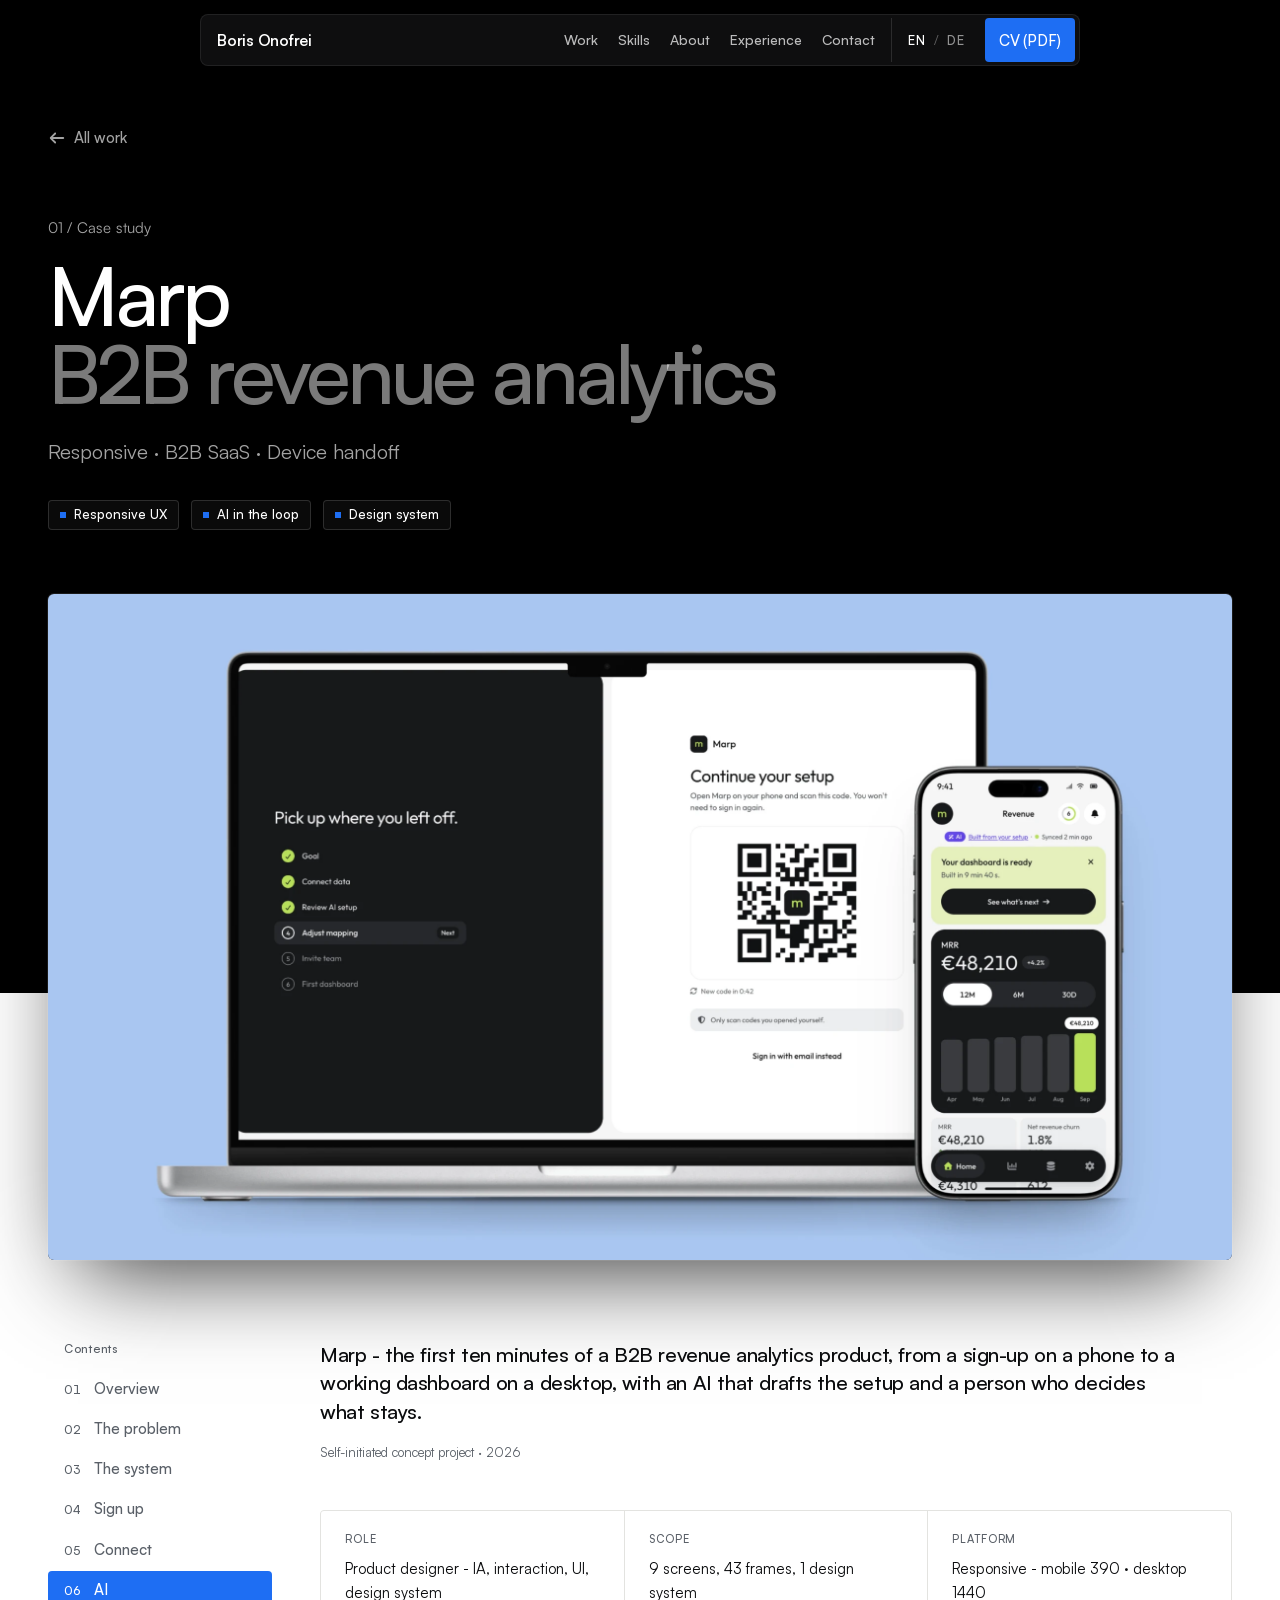
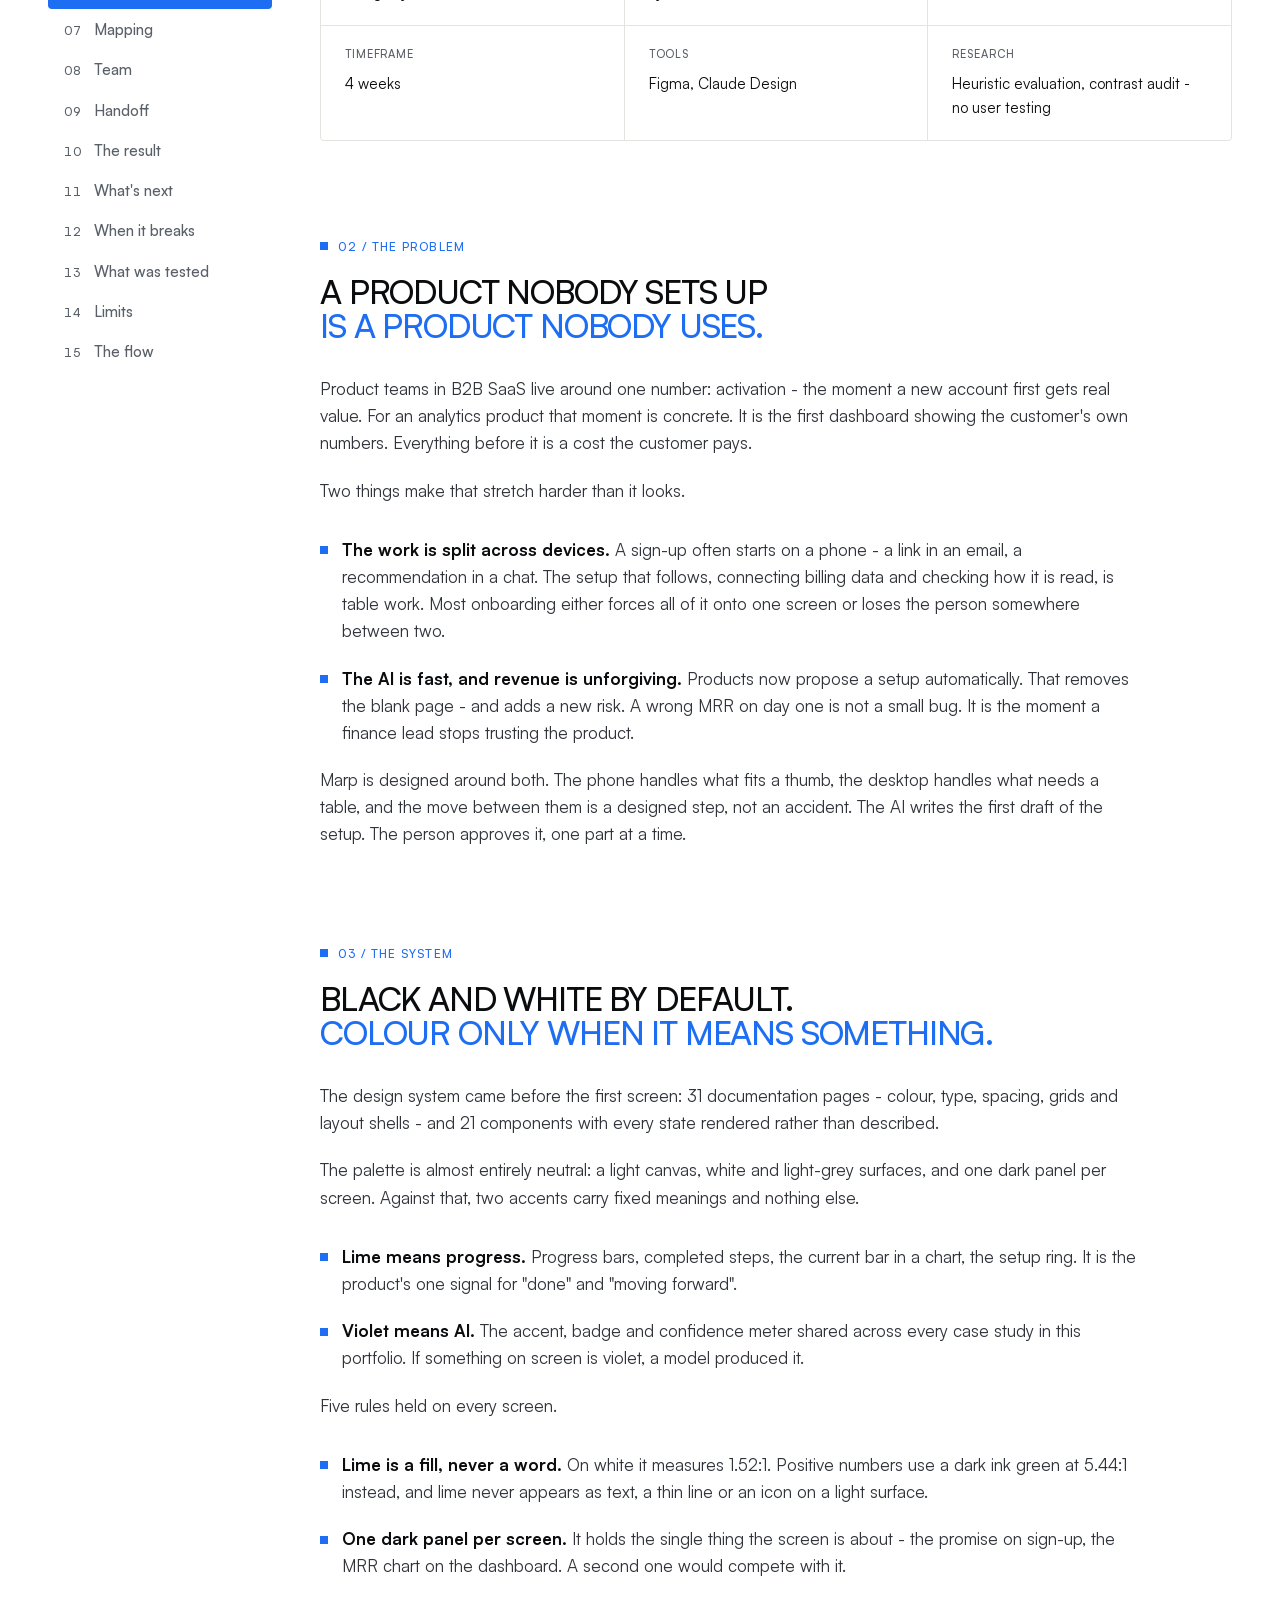
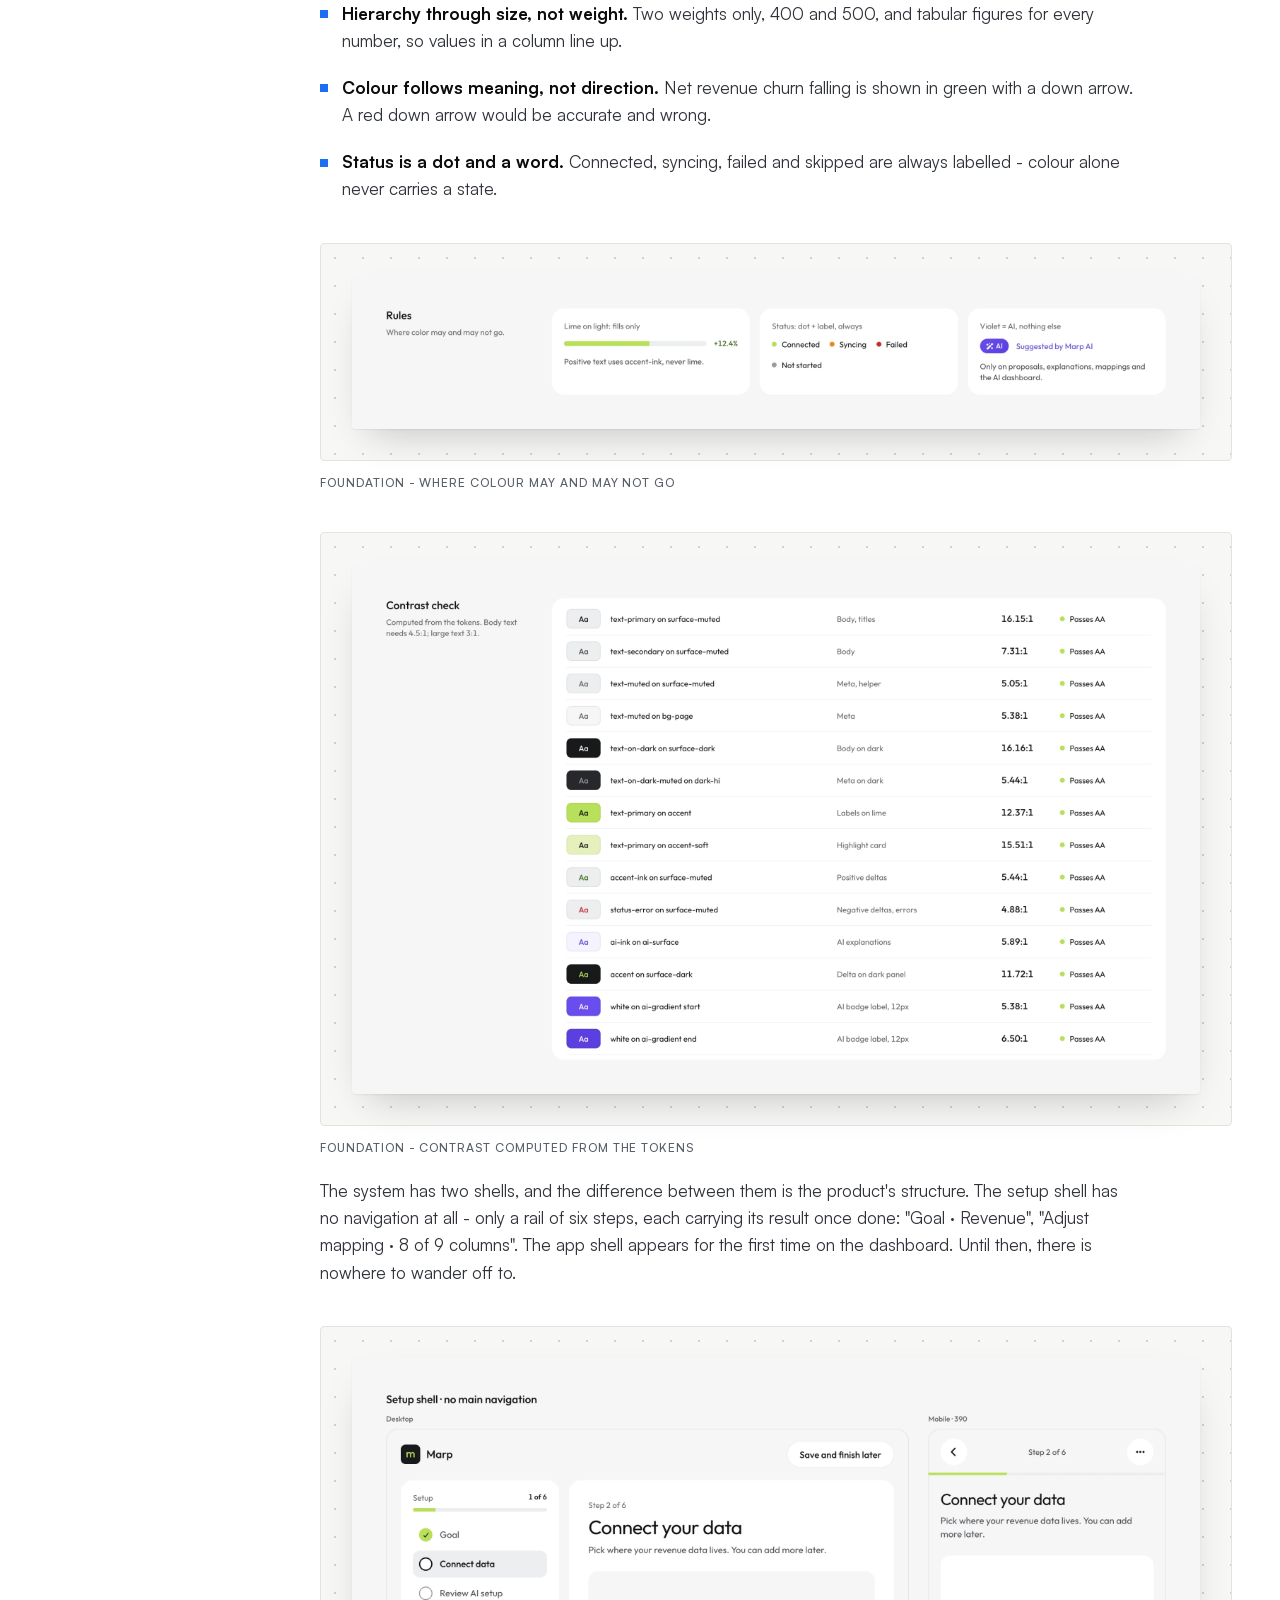
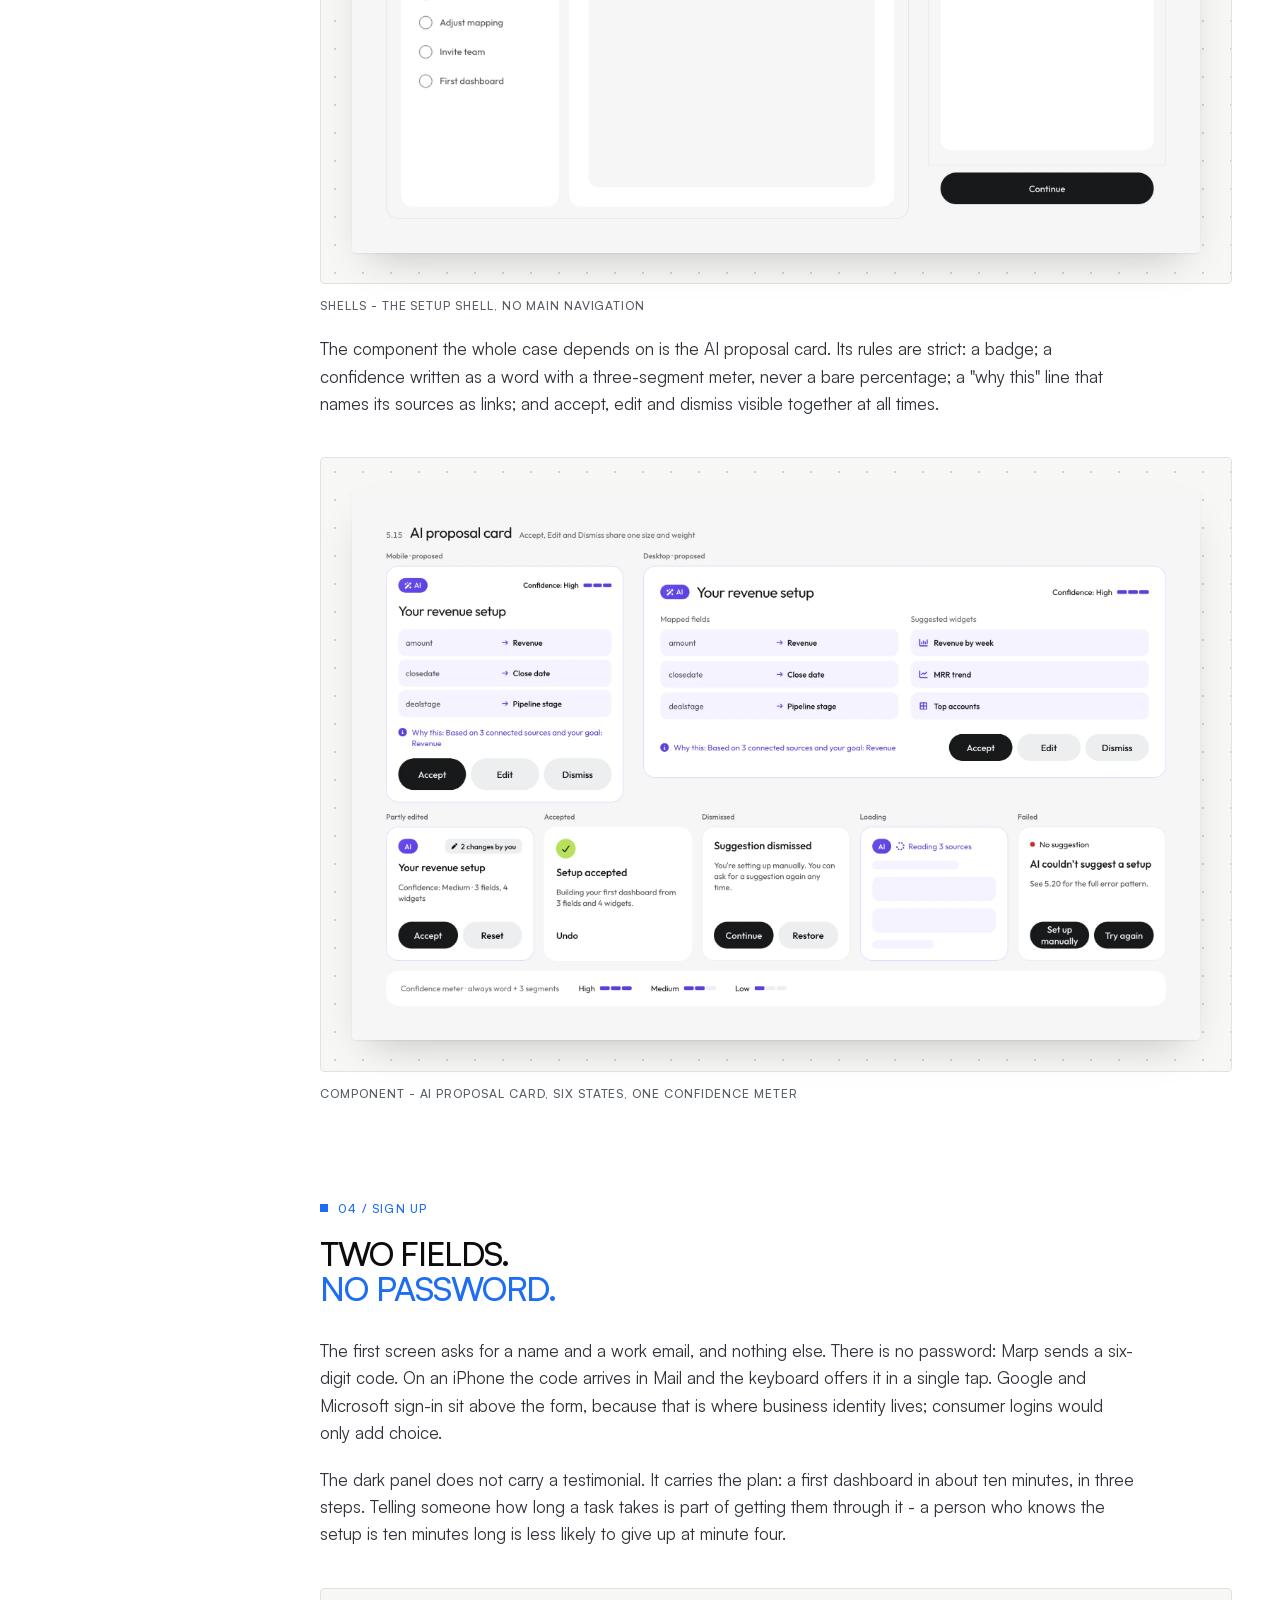
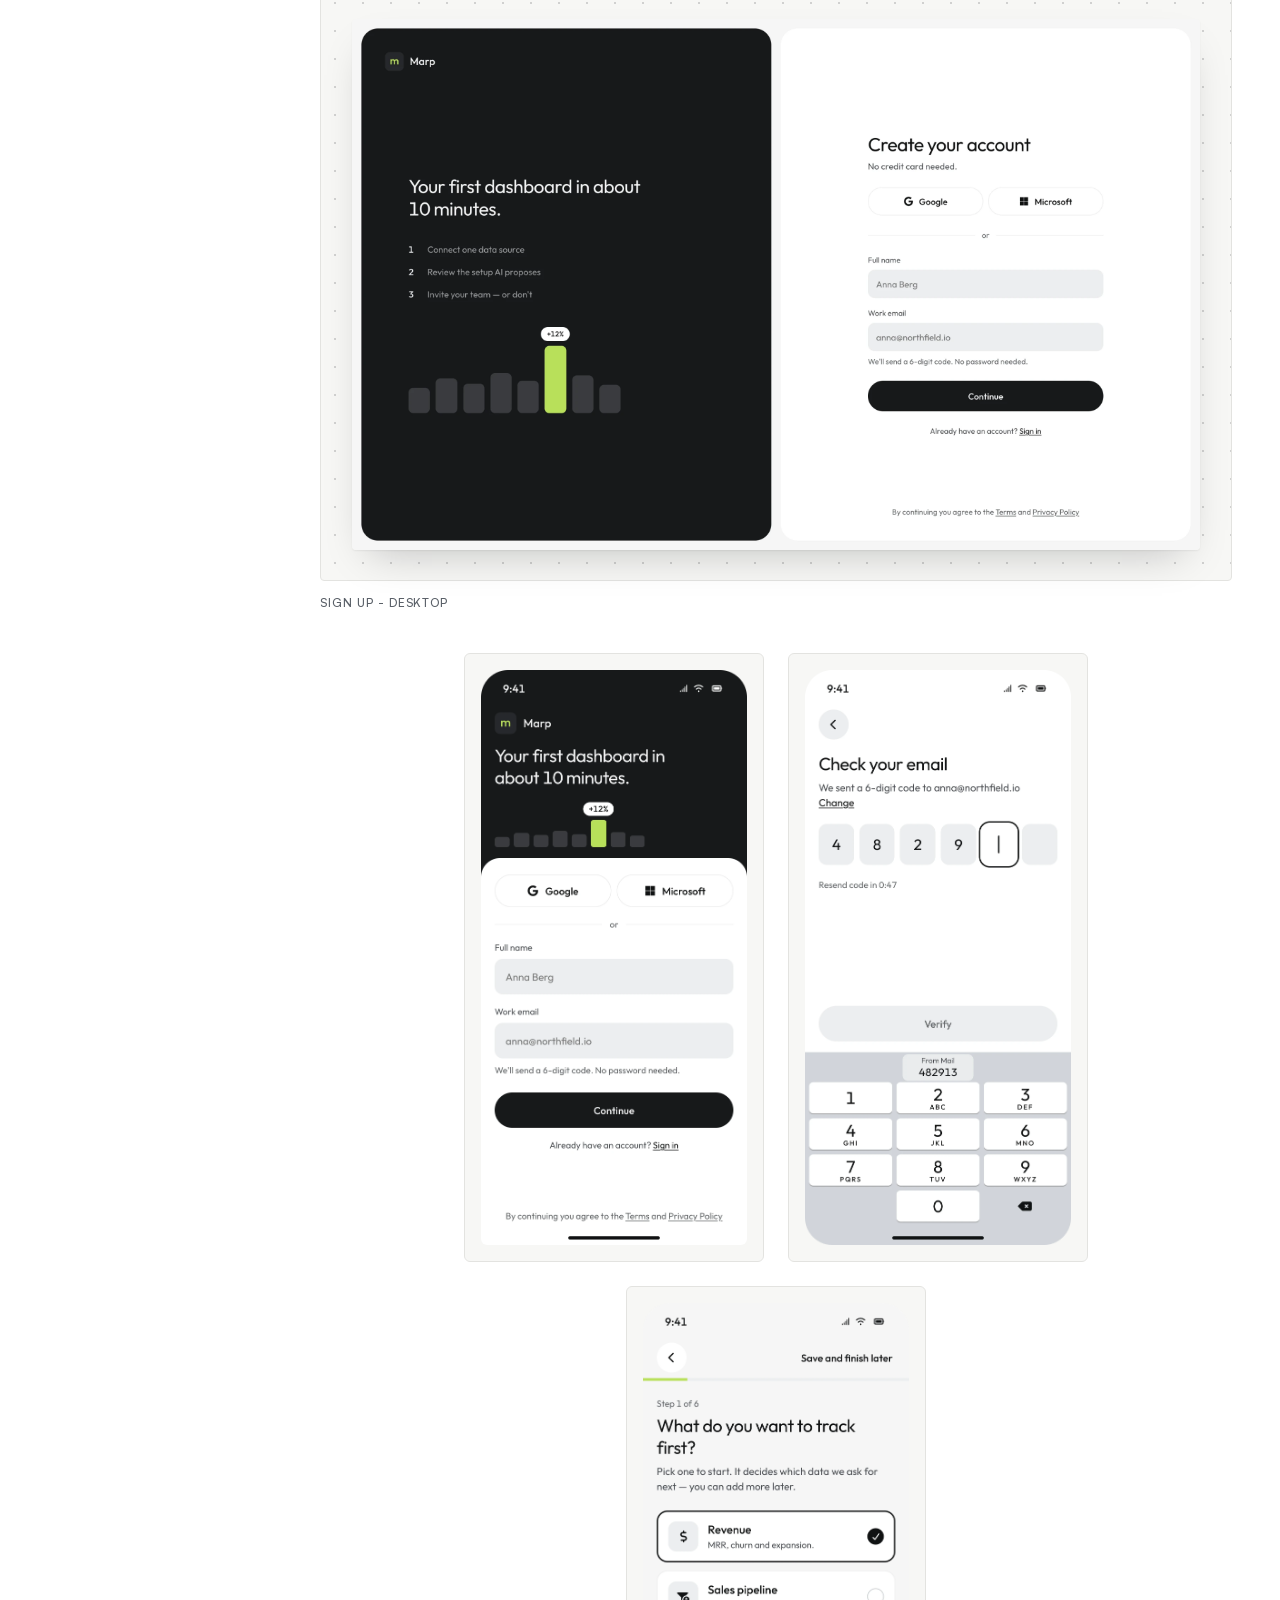
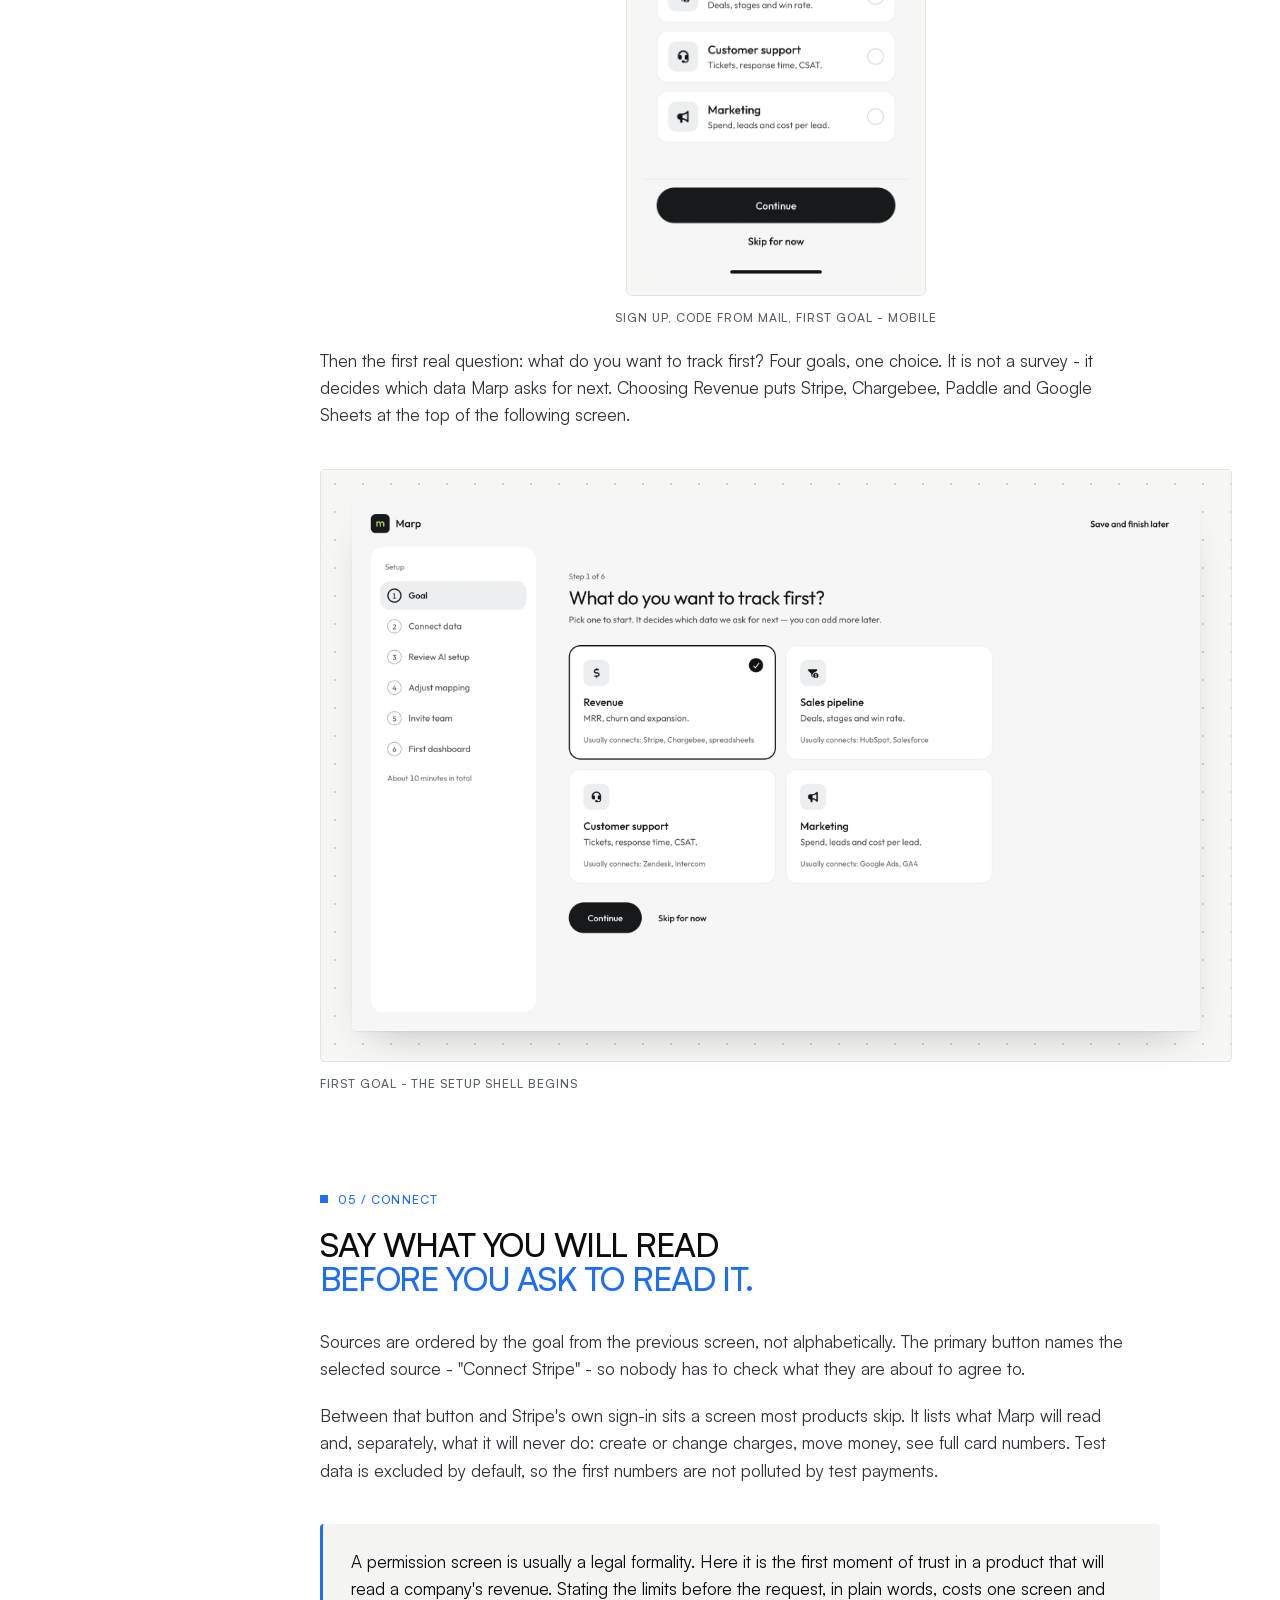
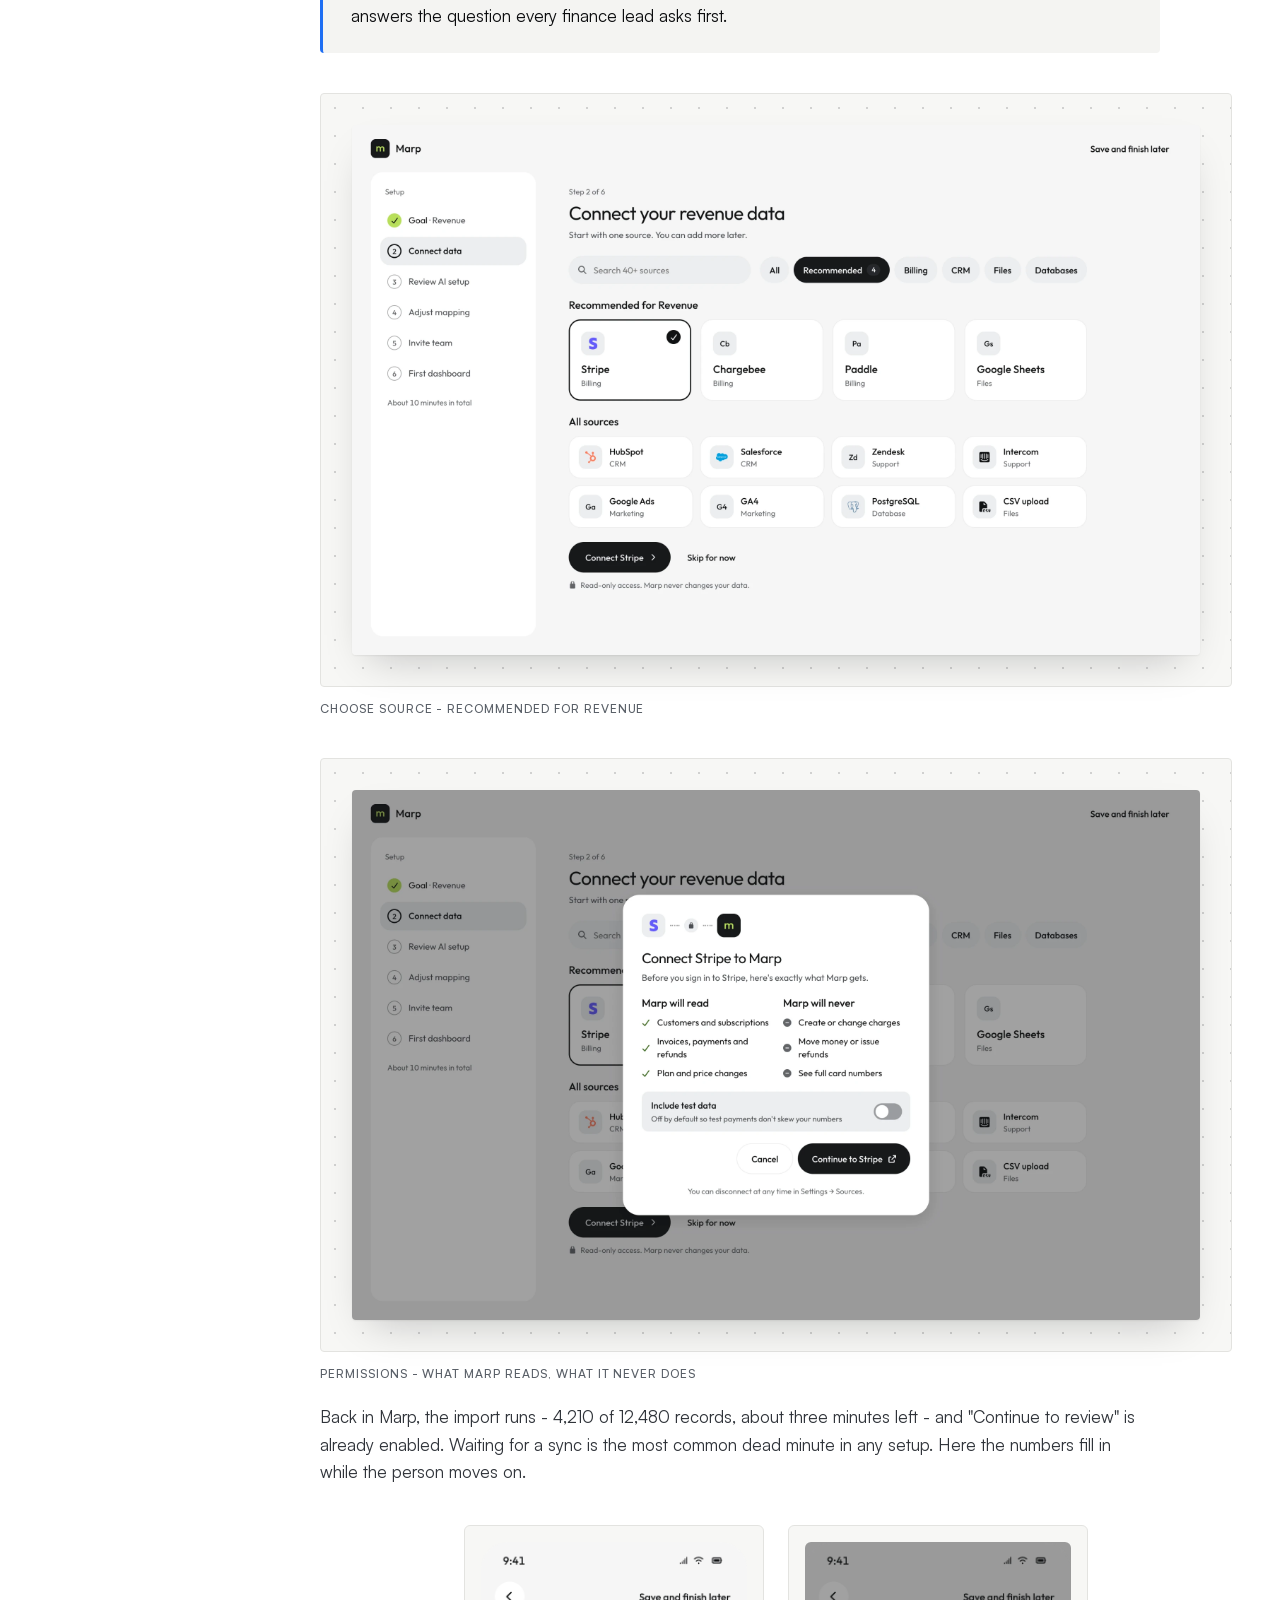
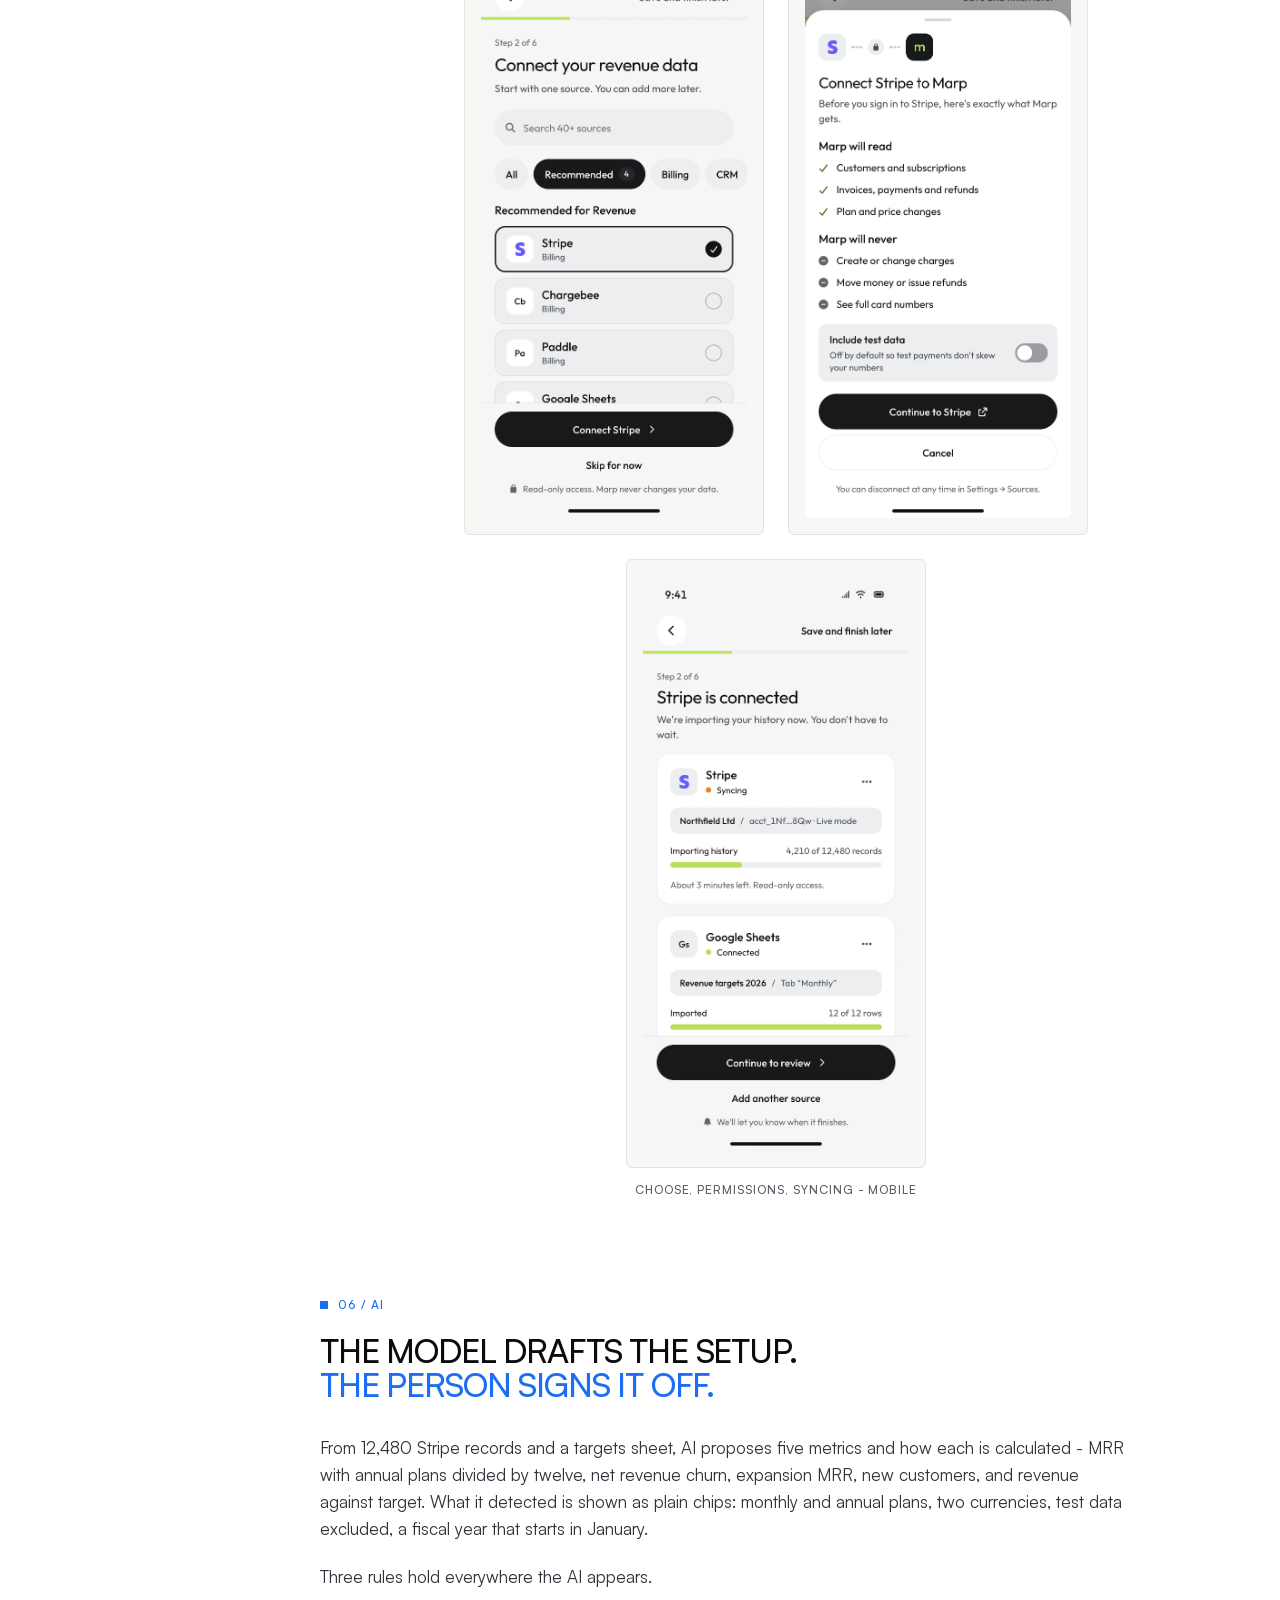
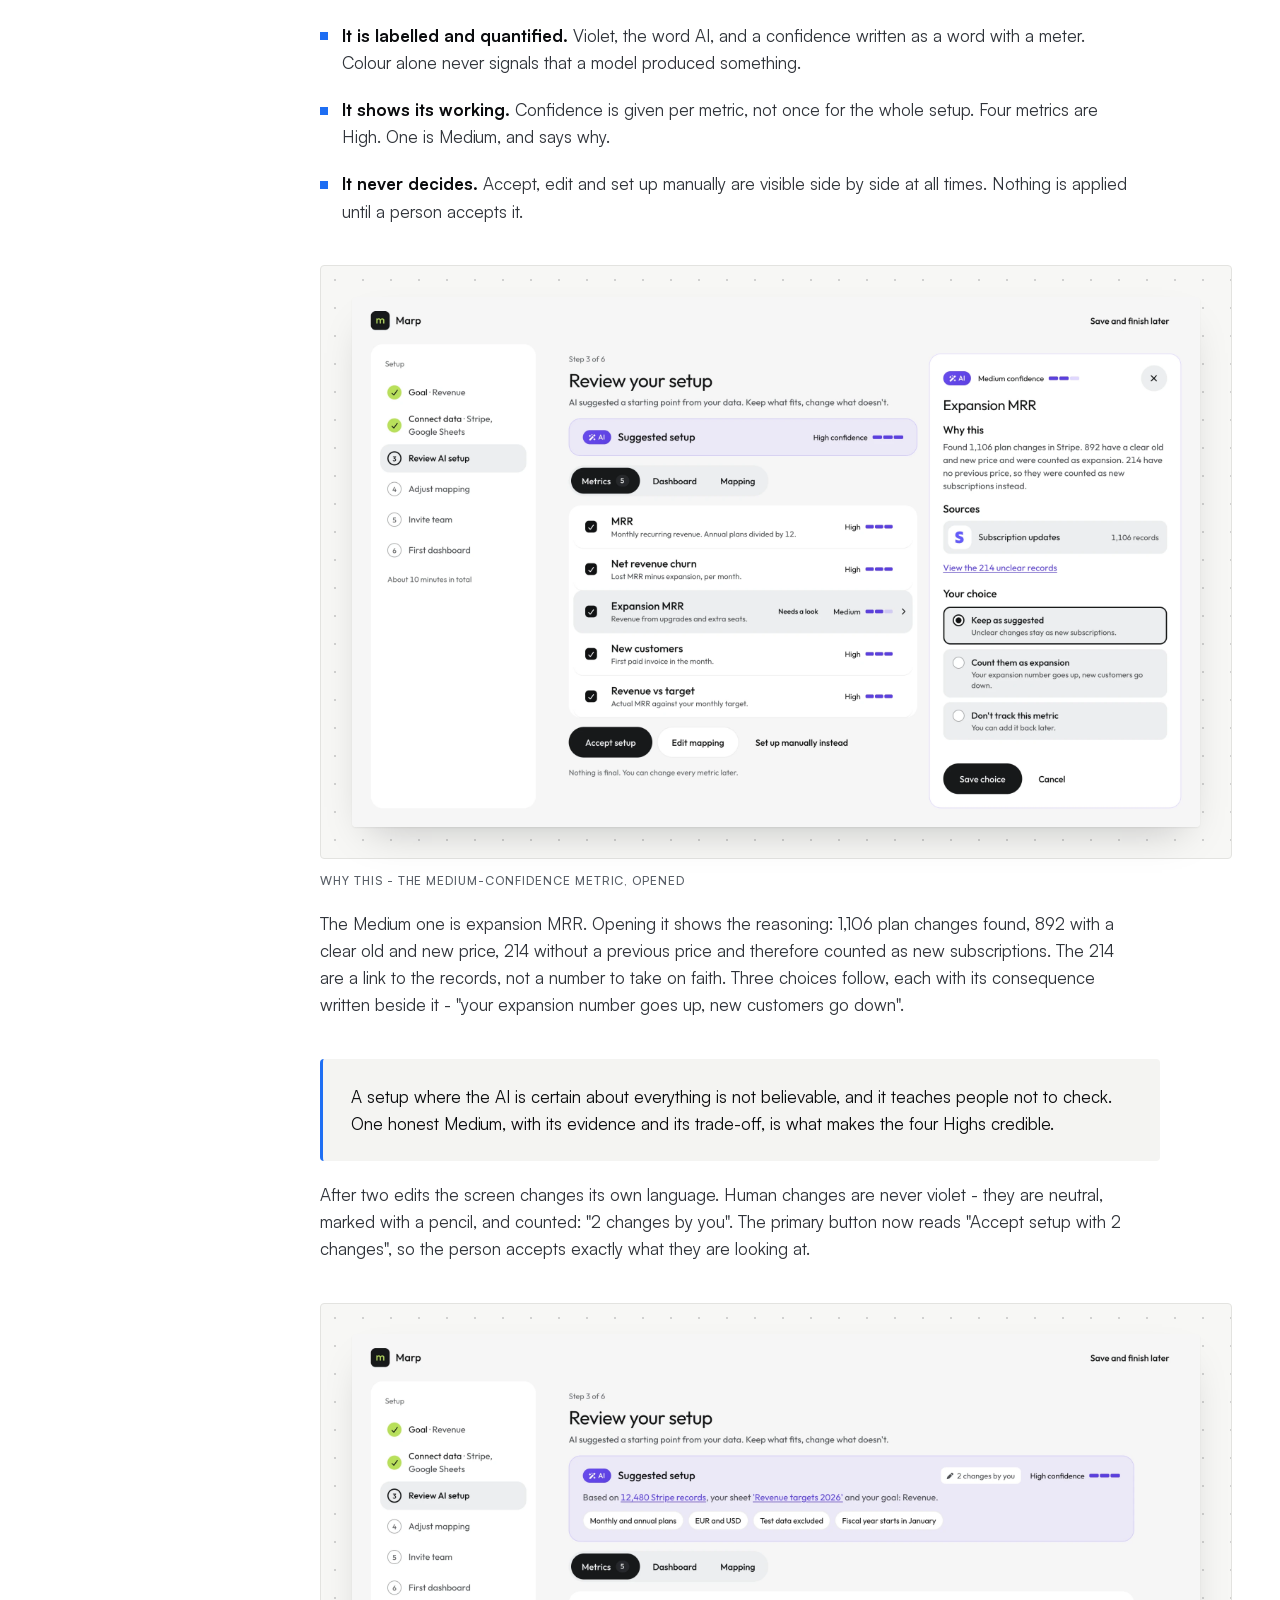
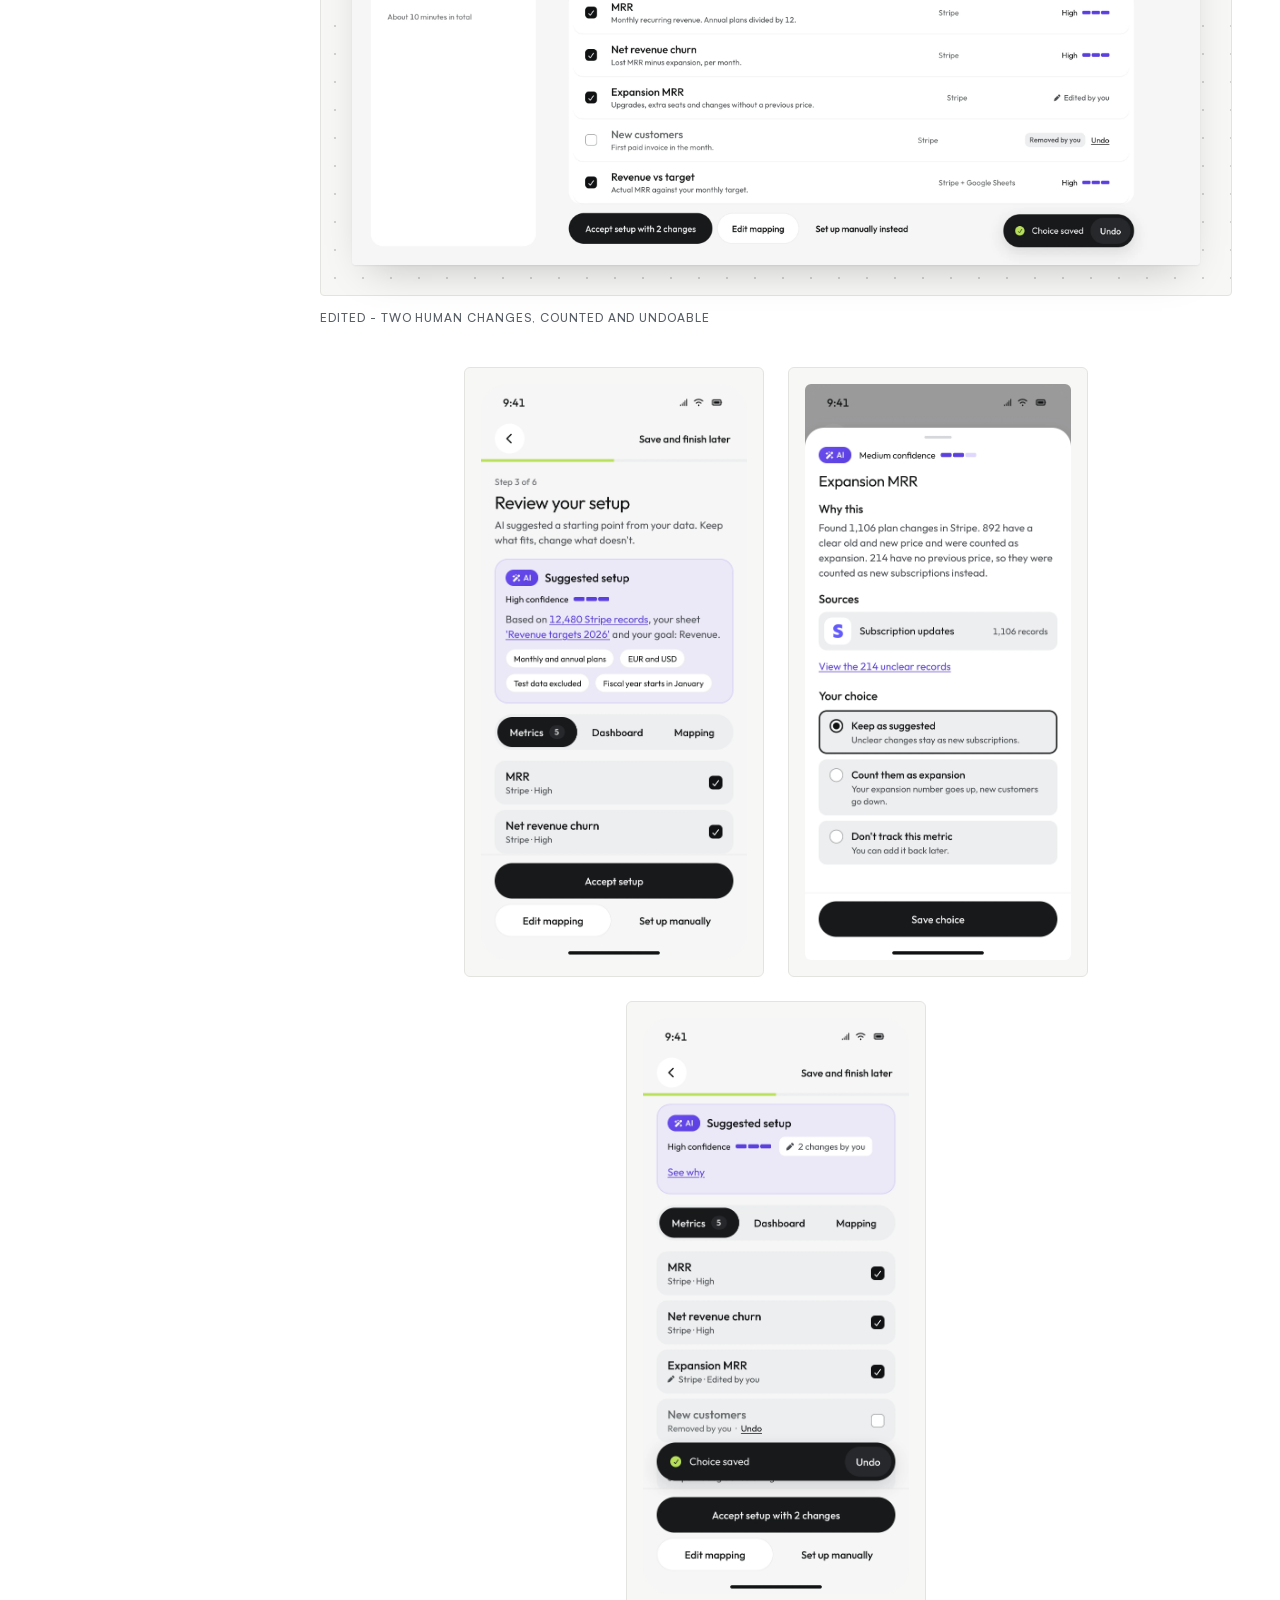
<file: site/work/marp.html>
<!DOCTYPE html>
<html lang="en" data-card-surface="solid" data-dark-reach="work" data-card-scale="contained">
<head>
<meta charset="utf-8">
<meta name="viewport" content="width=device-width, initial-scale=1">
<title>Marp — B2B revenue analytics · Boris Onofrei</title>
<meta name="description" content="Marp - the first ten minutes of a B2B revenue analytics product, from a sign-up on a phone to a working dashboard on a desktop, with an AI that drafts the…">
<meta name="author" content="Boris Onofrei">
<meta name="theme-color" content="#000000">
<link rel="canonical" href="https://borisonofrei.design/work/marp.html">
<meta property="og:type" content="article">
<meta property="og:title" content="Marp — B2B revenue analytics · Boris Onofrei">
<meta property="og:description" content="Marp - the first ten minutes of a B2B revenue analytics product, from a sign-up on a phone to a working dashboard on a desktop, with an AI that drafts the…">
<meta property="og:url" content="https://borisonofrei.design/work/marp.html">
<meta property="og:site_name" content="Boris Onofrei">
<meta property="og:image" content="https://borisonofrei.design/assets/images/meta/og-image.jpg">
<meta name="twitter:card" content="summary_large_image">
<link rel="icon" href="../favicon.svg" type="image/svg+xml">
<link rel="apple-touch-icon" href="../assets/images/meta/apple-touch-icon.png">
<link rel="preload" href="../assets/fonts/Satoshi-Regular.woff2" as="font" type="font/woff2" crossorigin>
<link rel="preload" href="../assets/fonts/Satoshi-Variable.woff2" as="font" type="font/woff2" crossorigin>
<link rel="stylesheet" href="../assets/css/main.css?v=20261108c">
<link rel="stylesheet" href="../assets/css/tailwind.css?v=20261108c">
<link rel="stylesheet" href="../assets/css/site.css?v=20261108c">
<link rel="stylesheet" href="../assets/css/pages.css?v=20261108c">
  <!-- Icons: Font Awesome Free 7.3.1 by @fontawesome, https://fontawesome.com/license/free (Icons: CC BY 4.0) -->
</head>
<body class="font-body bg-paper text-ink antialiased page-sub page-case" data-root="../">
<a href="#main" class="sr-only focus:not-sr-only focus:absolute focus:left-gut focus:top-4 focus:z-50 focus:bg-surface focus:px-4 focus:py-3 focus:text-s15 focus:font-medium" data-i18n="a11y.skip">Skip to content</a>
<header class="nav">
  <nav class="nav__bar" aria-label="Primary">
    <a href="../index.html" data-page-link class="nav__logo"><span>Boris&nbsp;Onofrei</span></a>

    <ul class="nav__links" role="list">
      <li><a href="../index.html#work" data-page-link data-i18n="nav.work">Work</a></li>
      <li><a href="../index.html#capabilities" data-page-link data-i18n="nav.skills">Skills</a></li>
      <li><a href="../index.html#about" data-page-link data-i18n="nav.about">About</a></li>
      <li><a href="../index.html#experience" data-page-link data-i18n="nav.experience">Experience</a></li>
      <li><a href="../index.html#contact" data-page-link data-i18n="nav.contact">Contact</a></li>
    </ul>

    <div class="nav__lang" role="group" aria-label="Language" data-i18n-aria="a11y.language">
      <button type="button" id="lang-en" data-lang="en" aria-pressed="true">EN</button>
      <span aria-hidden="true">/</span>
      <button type="button" id="lang-de" data-lang="de" aria-pressed="false">DE</button>
    </div>

    <a id="cv-link" class="btn btn--blue btn--sm nav__cv" href="../assets/docs/Boris_Onofrei_CV_ProductDesigner_EN.pdf" download data-i18n="nav.cv" data-i18n-href="nav.cvHref">CV (PDF)</a>

    <button type="button" id="menu-button" class="nav__menu" aria-controls="menu-panel" aria-expanded="false" data-i18n-aria="a11y.menu" aria-label="Menu">
      <!-- Font Awesome Free 7.3.1, Solid: bars -->
      <svg class="icon" viewBox="0 0 640 640" aria-hidden="true" focusable="false"><path fill="currentColor" d="M96 160C96 142.3 110.3 128 128 128L512 128C529.7 128 544 142.3 544 160C544 177.7 529.7 192 512 192L128 192C110.3 192 96 177.7 96 160zM96 320C96 302.3 110.3 288 128 288L512 288C529.7 288 544 302.3 544 320C544 337.7 529.7 352 512 352L128 352C110.3 352 96 337.7 96 320zM544 480C544 497.7 529.7 512 512 512L128 512C110.3 512 96 497.7 96 480C96 462.3 110.3 448 128 448L512 448C529.7 448 544 462.3 544 480z"></path></svg>
    </button>

    <span class="nav__progress" aria-hidden="true"><span id="read-progress-bar"></span></span>
  </nav>

  <div id="menu-panel" class="nav__panel" hidden>
    <ul role="list">
      <li><a href="../index.html#work" data-page-link data-i18n="nav.work">Work</a></li>
      <li><a href="../index.html#capabilities" data-page-link data-i18n="nav.skills">Skills</a></li>
      <li><a href="../index.html#about" data-page-link data-i18n="nav.about">About</a></li>
      <li><a href="../index.html#experience" data-page-link data-i18n="nav.experience">Experience</a></li>
      <li><a href="../index.html#contact" data-page-link data-i18n="nav.contact">Contact</a></li>
    </ul>
    <div class="nav__panel-lang" role="group" aria-label="Language" data-i18n-aria="a11y.language">
      <span data-i18n="a11y.language">Language</span>
      <button type="button" data-lang="en" aria-pressed="true">EN</button>
      <span aria-hidden="true">/</span>
      <button type="button" data-lang="de" aria-pressed="false">DE</button>
    </div>
  </div>
</header>
<main id="main">
  <section class="case-hero" aria-labelledby="case-title">
    <div class="mx-auto max-w-container px-gut pt-6 lg:px-gut-lg lg:pt-10">
      <a href="../index.html#work" class="case-back nav-link" data-page-link><!-- Font Awesome Free 7.3.1, Solid: arrow-left --><svg width="18" height="18" viewBox="0 0 640 640" aria-hidden="true" focusable="false"><path fill="currentColor" d="M73.4 297.4C60.9 309.9 60.9 330.2 73.4 342.7L233.4 502.7C245.9 515.2 266.2 515.2 278.7 502.7C291.2 490.2 291.2 469.9 278.7 457.4L173.3 352L544 352C561.7 352 576 337.7 576 320C576 302.3 561.7 288 544 288L173.3 288L278.7 182.6C291.2 170.1 291.2 149.8 278.7 137.3C266.2 124.8 245.9 124.8 233.4 137.3L73.4 297.3z"></path></svg><span data-i18n="case.back">All work</span></a>
      <p class="label mt-10 text-s15 text-white/60 lg:mt-14" data-i18n="work.cases.2.label">01 / Case study</p>
      <h1 id="case-title" class="case-hero__title mt-4"><span data-i18n="work.cases.2.csHeadDim">Marp</span><span class="accent" data-i18n="work.cases.2.csHeadStrong">B2B revenue analytics</span></h1>
      <p class="mt-6 max-w-measure text-s20 text-onmute" data-i18n="work.cases.2.context">Responsive · B2B SaaS · Device handoff</p>
      <ul class="mt-8 flex flex-wrap gap-2 sm:gap-3" role="list"><li class="hero-tag" data-i18n="work.cases.2.tags.0">Responsive UX</li><li class="hero-tag" data-i18n="work.cases.2.tags.1">AI in the loop</li><li class="hero-tag" data-i18n="work.cases.2.tags.2">Design system</li></ul>
    </div>
    <div class="case-cover-band mt-12 lg:mt-16">
      <div class="mx-auto max-w-container px-gut lg:px-gut-lg">
        <div class="case-hero__cover"><img src="../assets/images/work/marp/case-cover.webp" width="2400" height="1350" alt="Marp on a laptop and a phone: the desktop setup screen with a QR code to continue on mobile, next to the mobile revenue dashboard showing MRR of €48,210" fetchpriority="high" decoding="async"></div>
      </div>
    </div>
  </section>

  <div class="case-body">
    <div class="mx-auto max-w-container px-gut pb-rhythm pt-12 lg:px-gut-lg lg:pb-rhythm-lg lg:pt-20">
      <div class="case-layout">
        <div class="case-aside">
          <nav class="case-toc hidden lg:block" aria-labelledby="toc-label">
            <p id="toc-label" class="case-toc__label" data-i18n="case.contents">Contents</p>
            <ol role="list">
              <li><a href="#overview" data-toc="overview"><span>01</span><span data-i18n="case.overview">Overview</span></a></li>
              <li><a href="#s02" data-toc="s02"><span>02</span><span>The problem</span></a></li>
              <li><a href="#s03" data-toc="s03"><span>03</span><span>The system</span></a></li>
              <li><a href="#s04" data-toc="s04"><span>04</span><span>Sign up</span></a></li>
              <li><a href="#s05" data-toc="s05"><span>05</span><span>Connect</span></a></li>
              <li><a href="#s06" data-toc="s06"><span>06</span><span>AI</span></a></li>
              <li><a href="#s07" data-toc="s07"><span>07</span><span>Mapping</span></a></li>
              <li><a href="#s08" data-toc="s08"><span>08</span><span>Team</span></a></li>
              <li><a href="#s09" data-toc="s09"><span>09</span><span>Handoff</span></a></li>
              <li><a href="#s10" data-toc="s10"><span>10</span><span>The result</span></a></li>
              <li><a href="#s11" data-toc="s11"><span>11</span><span>What's next</span></a></li>
              <li><a href="#s12" data-toc="s12"><span>12</span><span>When it breaks</span></a></li>
              <li><a href="#s13" data-toc="s13"><span>13</span><span>What was tested</span></a></li>
              <li><a href="#s14" data-toc="s14"><span>14</span><span>Limits</span></a></li>
              <li><a href="#s15" data-toc="s15"><span>15</span><span>The flow</span></a></li>
            </ol>
          </nav>
          <details class="case-toc-m lg:hidden">
            <summary><span data-i18n="case.contents">Contents</span><span class="case-toc-m__count">15 <span data-i18n="case.sections">sections</span></span></summary>
            <nav class="case-toc" aria-label="Case study contents" data-i18n-aria="a11y.contentsNav">
              <ol role="list">
              <li><a href="#overview" data-toc="overview"><span>01</span><span data-i18n="case.overview">Overview</span></a></li>
              <li><a href="#s02" data-toc="s02"><span>02</span><span>The problem</span></a></li>
              <li><a href="#s03" data-toc="s03"><span>03</span><span>The system</span></a></li>
              <li><a href="#s04" data-toc="s04"><span>04</span><span>Sign up</span></a></li>
              <li><a href="#s05" data-toc="s05"><span>05</span><span>Connect</span></a></li>
              <li><a href="#s06" data-toc="s06"><span>06</span><span>AI</span></a></li>
              <li><a href="#s07" data-toc="s07"><span>07</span><span>Mapping</span></a></li>
              <li><a href="#s08" data-toc="s08"><span>08</span><span>Team</span></a></li>
              <li><a href="#s09" data-toc="s09"><span>09</span><span>Handoff</span></a></li>
              <li><a href="#s10" data-toc="s10"><span>10</span><span>The result</span></a></li>
              <li><a href="#s11" data-toc="s11"><span>11</span><span>What's next</span></a></li>
              <li><a href="#s12" data-toc="s12"><span>12</span><span>When it breaks</span></a></li>
              <li><a href="#s13" data-toc="s13"><span>13</span><span>What was tested</span></a></li>
              <li><a href="#s14" data-toc="s14"><span>14</span><span>Limits</span></a></li>
              <li><a href="#s15" data-toc="s15"><span>15</span><span>The flow</span></a></li>
              </ol>
            </nav>
          </details>
        </div>
        <article id="case-body" class="case-article" lang="en" aria-labelledby="case-title">
<div id="overview" data-toc-target="">
  <p class="cs-lede">Marp - the first ten minutes of a B2B revenue analytics product, from a sign-up on a phone to a working dashboard on a desktop, with an AI that drafts the setup and a person who decides what stays.</p>
  <p class="cs-foot">Self-initiated concept project · 2026</p>
  

  <dl class="cs-meta">
    <div class="cs-meta__cell"><dt>Role</dt><dd>Product designer - IA, interaction, UI, design system</dd></div>
    <div class="cs-meta__cell"><dt>Scope</dt><dd>9 screens, 43 frames, 1 design system</dd></div>
    <div class="cs-meta__cell"><dt>Platform</dt><dd>Responsive - mobile 390 · desktop 1440</dd></div>
    <div class="cs-meta__cell"><dt>Timeframe</dt><dd>4 weeks</dd></div>
    <div class="cs-meta__cell"><dt>Tools</dt><dd>Figma, Claude Design</dd></div>
    <div class="cs-meta__cell"><dt>Research</dt><dd>Heuristic evaluation, contrast audit - no user testing</dd></div>
  </dl>

  </div><section class="cs-block" id="s02" data-toc-target="" aria-labelledby="s02-h">
    <p class="cs-eyebrow">02 / THE PROBLEM</p>
    <h2 class="cs-h" id="s02-h"><span>A PRODUCT NOBODY SETS UP</span><span class="cs-h__accent">IS A PRODUCT NOBODY USES.</span></h2>
    <p class="cs-p">Product teams in B2B SaaS live around one number: activation - the moment a new account first gets real value. For an analytics product that moment is concrete. It is the first dashboard showing the customer's own numbers. Everything before it is a cost the customer pays.</p>
    <p class="cs-p">Two things make that stretch harder than it looks.</p>
    <ul class="cs-list"><li><strong>The work is split across devices.</strong> A sign-up often starts on a phone - a link in an email, a recommendation in a chat. The setup that follows, connecting billing data and checking how it is read, is table work. Most onboarding either forces all of it onto one screen or loses the person somewhere between two.</li><li><strong>The AI is fast, and revenue is unforgiving.</strong> Products now propose a setup automatically. That removes the blank page - and adds a new risk. A wrong MRR on day one is not a small bug. It is the moment a finance lead stops trusting the product.</li></ul>
    <p class="cs-p">Marp is designed around both. The phone handles what fits a thumb, the desktop handles what needs a table, and the move between them is a designed step, not an accident. The AI writes the first draft of the setup. The person approves it, one part at a time.</p>
  </section>

  <section class="cs-block" id="s03" data-toc-target="" aria-labelledby="s03-h">
    <p class="cs-eyebrow">03 / THE SYSTEM</p>
    <h2 class="cs-h" id="s03-h"><span>BLACK AND WHITE BY DEFAULT.</span><span class="cs-h__accent">COLOUR ONLY WHEN IT MEANS SOMETHING.</span></h2>
    <p class="cs-p">The design system came before the first screen: 31 documentation pages - colour, type, spacing, grids and layout shells - and 21 components with every state rendered rather than described.</p>
    <p class="cs-p">The palette is almost entirely neutral: a light canvas, white and light-grey surfaces, and one dark panel per screen. Against that, two accents carry fixed meanings and nothing else.</p>
    <ul class="cs-list"><li><strong>Lime means progress.</strong> Progress bars, completed steps, the current bar in a chart, the setup ring. It is the product's one signal for "done" and "moving forward".</li><li><strong>Violet means AI.</strong> The accent, badge and confidence meter shared across every case study in this portfolio. If something on screen is violet, a model produced it.</li></ul>
    <p class="cs-p">Five rules held on every screen.</p>
    <ul class="cs-list"><li><strong>Lime is a fill, never a word.</strong> On white it measures 1.52:1. Positive numbers use a dark ink green at 5.44:1 instead, and lime never appears as text, a thin line or an icon on a light surface.</li><li><strong>One dark panel per screen.</strong> It holds the single thing the screen is about - the promise on sign-up, the MRR chart on the dashboard. A second one would compete with it.</li><li><strong>Hierarchy through size, not weight.</strong> Two weights only, 400 and 500, and tabular figures for every number, so values in a column line up.</li><li><strong>Colour follows meaning, not direction.</strong> Net revenue churn falling is shown in green with a down arrow. A red down arrow would be accurate and wrong.</li><li><strong>Status is a dot and a word.</strong> Connected, syncing, failed and skipped are always labelled - colour alone never carries a state.</li></ul>
  <figure class="cs-fig"><div class="cs-fig__frame"><img src="../assets/images/work/marp/design-system/01-8-color-rules.webp" width="2400" height="438" alt="Colour rules page: lime on light is used only as a fill, with a positive delta written in dark green; status is always a dot plus a label for connected, syncing, failed and not started; violet is reserved for AI, shown as the AI badge and the text Suggested by Marp AI." loading="lazy" decoding="async"></div><figcaption>Foundation - where colour may and may not go</figcaption></figure>
  <figure class="cs-fig"><div class="cs-fig__frame"><img src="../assets/images/work/marp/design-system/01-9-contrast-check.webp" width="2400" height="1500" alt="Contrast check table listing fourteen token pairings with their use and computed ratio, from text-primary on surface-muted at 16.15:1 to white on the AI gradient end at 6.50:1, all marked as passing AA." loading="lazy" decoding="async"></div><figcaption>Foundation - contrast computed from the tokens</figcaption></figure>
    <p class="cs-p">The system has two shells, and the difference between them is the product's structure. The setup shell has no navigation at all - only a rail of six steps, each carrying its result once done: "Goal · Revenue", "Adjust mapping · 8 of 9 columns". The app shell appears for the first time on the dashboard. Until then, there is nowhere to wander off to.</p>
  <figure class="cs-fig"><div class="cs-fig__frame"><img src="../assets/images/work/marp/design-system/04-3-setup-shell.webp" width="2400" height="1400" alt="Setup shell on desktop and mobile: the desktop version has only the Marp logo, a Save and finish later button and a left rail of six setup steps with a progress bar; the mobile version has a back button, Step 2 of 6, a lime progress line and a full-width Continue button." loading="lazy" decoding="async"></div><figcaption>Shells - the setup shell, no main navigation</figcaption></figure>
    <p class="cs-p">The component the whole case depends on is the AI proposal card. Its rules are strict: a badge; a confidence written as a word with a three-segment meter, never a bare percentage; a "why this" line that names its sources as links; and accept, edit and dismiss visible together at all times.</p>
  <figure class="cs-fig"><div class="cs-fig__frame"><img src="../assets/images/work/marp/design-system/05-15-ai-proposal-card.webp" width="2400" height="1559" alt="AI proposal card in mobile and desktop proposed states with mapped fields, suggested widgets, a why-this line and equal Accept, Edit and Dismiss buttons, followed by partly edited, accepted, dismissed, loading and failed states, and a confidence meter legend for High, Medium and Low." loading="lazy" decoding="async"></div><figcaption>Component - AI proposal card, six states, one confidence meter</figcaption></figure>
  </section>

  <section class="cs-block" id="s04" data-toc-target="" aria-labelledby="s04-h">
    <p class="cs-eyebrow">04 / SIGN UP</p>
    <h2 class="cs-h" id="s04-h"><span>TWO FIELDS.</span><span class="cs-h__accent">NO PASSWORD.</span></h2>
    <p class="cs-p">The first screen asks for a name and a work email, and nothing else. There is no password: Marp sends a six-digit code. On an iPhone the code arrives in Mail and the keyboard offers it in a single tap. Google and Microsoft sign-in sit above the form, because that is where business identity lives; consumer logins would only add choice.</p>
    <p class="cs-p">The dark panel does not carry a testimonial. It carries the plan: a first dashboard in about ten minutes, in three steps. Telling someone how long a task takes is part of getting them through it - a person who knows the setup is ten minutes long is less likely to give up at minute four.</p>
  <figure class="cs-fig"><div class="cs-fig__frame"><img src="../assets/images/work/marp/screens/d-01a-sign-up.webp" width="2400" height="1500" alt="Desktop sign-up: a dark panel on the left promises a first dashboard in about 10 minutes and lists three steps above a small bar chart with one lime bar; on the right, Create your account with Google and Microsoft buttons, full name and work email fields, and a note that a 6-digit code replaces the password." loading="lazy" decoding="async"></div><figcaption>Sign up - desktop</figcaption></figure>
  <figure class="cs-fig cs-phones"><ul class="cs-phones__row" role="list"><li><img src="../assets/images/work/marp/screens/m-01a-sign-up.webp" width="1170" height="2532" alt="Mobile sign-up: the dark header promises a first dashboard in about 10 minutes; below, Google and Microsoft buttons, full name and work email fields, and a Continue button." loading="lazy" decoding="async"></li><li><img src="../assets/images/work/marp/screens/m-01b-verify-email.webp" width="1170" height="2532" alt="Check your email screen with four of six code digits entered and the iOS keyboard offering the code 482913 from Mail." loading="lazy" decoding="async"></li><li><img src="../assets/images/work/marp/screens/m-01c-choose-goal.webp" width="1170" height="2532" alt="Step 1 of 6: What do you want to track first? Four goal cards - Revenue selected, Sales pipeline, Customer support and Marketing - with a Continue button." loading="lazy" decoding="async"></li></ul><figcaption>Sign up, code from Mail, first goal - mobile</figcaption></figure>
    <p class="cs-p">Then the first real question: what do you want to track first? Four goals, one choice. It is not a survey - it decides which data Marp asks for next. Choosing Revenue puts Stripe, Chargebee, Paddle and Google Sheets at the top of the following screen.</p>
  <figure class="cs-fig"><div class="cs-fig__frame"><img src="../assets/images/work/marp/screens/d-01c-choose-goal.webp" width="2400" height="1500" alt="Desktop goal step inside the setup shell: a six-step rail on the left and four goal cards, each listing the tools it usually connects, with Revenue selected." loading="lazy" decoding="async"></div><figcaption>First goal - the setup shell begins</figcaption></figure>
  </section>

  <section class="cs-block" id="s05" data-toc-target="" aria-labelledby="s05-h">
    <p class="cs-eyebrow">05 / CONNECT</p>
    <h2 class="cs-h" id="s05-h"><span>SAY WHAT YOU WILL READ</span><span class="cs-h__accent">BEFORE YOU ASK TO READ IT.</span></h2>
    <p class="cs-p">Sources are ordered by the goal from the previous screen, not alphabetically. The primary button names the selected source - "Connect Stripe" - so nobody has to check what they are about to agree to.</p>
    <p class="cs-p">Between that button and Stripe's own sign-in sits a screen most products skip. It lists what Marp will read and, separately, what it will never do: create or change charges, move money, see full card numbers. Test data is excluded by default, so the first numbers are not polluted by test payments.</p>
    <p class="cs-note">A permission screen is usually a legal formality. Here it is the first moment of trust in a product that will read a company's revenue. Stating the limits before the request, in plain words, costs one screen and answers the question every finance lead asks first.</p>
  <figure class="cs-fig"><div class="cs-fig__frame"><img src="../assets/images/work/marp/screens/d-02a-choose-source.webp" width="2400" height="1500" alt="Step 2 of 6, connect your revenue data: Stripe, Chargebee, Paddle and Google Sheets recommended for Revenue with Stripe selected, eight more sources below, and a Connect Stripe button with a read-only access note." loading="lazy" decoding="async"></div><figcaption>Choose source - recommended for Revenue</figcaption></figure>
  <figure class="cs-fig"><div class="cs-fig__frame"><img src="../assets/images/work/marp/screens/d-02b-permissions.webp" width="2400" height="1500" alt="Connect Stripe to Marp modal: Marp will read customers, subscriptions, invoices, payments, refunds and plan changes; Marp will never create or change charges, move money or see full card numbers; an Include test data toggle is off by default." loading="lazy" decoding="async"></div><figcaption>Permissions - what Marp reads, what it never does</figcaption></figure>
    <p class="cs-p">Back in Marp, the import runs - 4,210 of 12,480 records, about three minutes left - and "Continue to review" is already enabled. Waiting for a sync is the most common dead minute in any setup. Here the numbers fill in while the person moves on.</p>
  <figure class="cs-fig cs-phones"><ul class="cs-phones__row" role="list"><li><img src="../assets/images/work/marp/screens/m-02a-choose-source.webp" width="1170" height="2532" alt="Mobile source list with Stripe selected among recommended sources and a Connect Stripe button." loading="lazy" decoding="async"></li><li><img src="../assets/images/work/marp/screens/m-02b-permissions.webp" width="1170" height="2532" alt="Mobile permission sheet listing what Marp will read and will never do, with the test data toggle off and Continue to Stripe." loading="lazy" decoding="async"></li><li><img src="../assets/images/work/marp/screens/m-02c-syncing.webp" width="1170" height="2532" alt="Stripe is connected and syncing 4,210 of 12,480 records with about 3 minutes left, Google Sheets imported, and Continue to review already enabled." loading="lazy" decoding="async"></li></ul><figcaption>Choose, permissions, syncing - mobile</figcaption></figure>
  </section>

  <section class="cs-block" id="s06" data-toc-target="" aria-labelledby="s06-h">
    <p class="cs-eyebrow">06 / AI</p>
    <h2 class="cs-h" id="s06-h"><span>THE MODEL DRAFTS THE SETUP.</span><span class="cs-h__accent">THE PERSON SIGNS IT OFF.</span></h2>
    <p class="cs-p">From 12,480 Stripe records and a targets sheet, AI proposes five metrics and how each is calculated - MRR with annual plans divided by twelve, net revenue churn, expansion MRR, new customers, and revenue against target. What it detected is shown as plain chips: monthly and annual plans, two currencies, test data excluded, a fiscal year that starts in January.</p>
    <p class="cs-p">Three rules hold everywhere the AI appears.</p>
    <ul class="cs-list"><li><strong>It is labelled and quantified.</strong> Violet, the word AI, and a confidence written as a word with a meter. Colour alone never signals that a model produced something.</li><li><strong>It shows its working.</strong> Confidence is given per metric, not once for the whole setup. Four metrics are High. One is Medium, and says why.</li><li><strong>It never decides.</strong> Accept, edit and set up manually are visible side by side at all times. Nothing is applied until a person accepts it.</li></ul>
  <figure class="cs-fig"><div class="cs-fig__frame"><img src="../assets/images/work/marp/screens/d-03b-why-this.webp" width="2400" height="1500" alt="Review your setup with five AI-proposed metrics; Expansion MRR is marked Medium and Needs a look, and its side panel explains 1,106 plan changes, 892 counted as expansion and 214 counted as new, with three choices and a Save choice button." loading="lazy" decoding="async"></div><figcaption>Why this - the medium-confidence metric, opened</figcaption></figure>
    <p class="cs-p">The Medium one is expansion MRR. Opening it shows the reasoning: 1,106 plan changes found, 892 with a clear old and new price, 214 without a previous price and therefore counted as new subscriptions. The 214 are a link to the records, not a number to take on faith. Three choices follow, each with its consequence written beside it - "your expansion number goes up, new customers go down".</p>
    <p class="cs-note">A setup where the AI is certain about everything is not believable, and it teaches people not to check. One honest Medium, with its evidence and its trade-off, is what makes the four Highs credible.</p>
    <p class="cs-p">After two edits the screen changes its own language. Human changes are never violet - they are neutral, marked with a pencil, and counted: "2 changes by you". The primary button now reads "Accept setup with 2 changes", so the person accepts exactly what they are looking at.</p>
  <figure class="cs-fig"><div class="cs-fig__frame"><img src="../assets/images/work/marp/screens/d-03c-edited.webp" width="2400" height="1500" alt="Review screen after two edits: Expansion MRR marked Edited by you, New customers unchecked and Removed by you with Undo, a 2 changes by you chip in the AI card, and the button Accept setup with 2 changes." loading="lazy" decoding="async"></div><figcaption>Edited - two human changes, counted and undoable</figcaption></figure>
  <figure class="cs-fig cs-phones"><ul class="cs-phones__row" role="list"><li><img src="../assets/images/work/marp/screens/m-03a-proposal.webp" width="1170" height="2532" alt="Mobile review: Suggested setup AI card with high confidence, sources as links and detected chips, then the metric list with Accept setup." loading="lazy" decoding="async"></li><li><img src="../assets/images/work/marp/screens/m-03b-why-this.webp" width="1170" height="2532" alt="Mobile bottom sheet for Expansion MRR at medium confidence explaining the 214 unclear records, with three choices and Save choice." loading="lazy" decoding="async"></li><li><img src="../assets/images/work/marp/screens/m-03c-edited.webp" width="1170" height="2532" alt="Mobile review after edits: Expansion MRR edited by you, New customers removed with Undo, a Choice saved toast and Accept setup with 2 changes." loading="lazy" decoding="async"></li></ul><figcaption>Proposal, why this, edited - mobile</figcaption></figure>
    <p class="cs-pull">Confidence is only useful if it is sometimes low.</p>
  </section>

  <section class="cs-block" id="s07" data-toc-target="" aria-labelledby="s07-h">
    <p class="cs-eyebrow">07 / MAPPING</p>
    <h2 class="cs-h" id="s07-h"><span>SHOW THE RAW DATA.</span><span class="cs-h__accent">SHOW WHAT IT CHANGES.</span></h2>
    <p class="cs-p">This is the only desktop-only step, on purpose. Checking how nine Stripe columns feed Marp's fields is table work, and a phone would turn it into a scroll through cards.</p>
    <p class="cs-p">Every column header carries two lines: the raw Stripe name, and the Marp field it maps to, with an AI mark where the model chose it. Seven columns are mapped, one is not used, and one - quantity - needs a look. The confirm button stays disabled until it gets one, with the reason written next to it: "Check 1 column first".</p>
  <figure class="cs-fig"><div class="cs-fig__frame"><img src="../assets/images/work/marp/screens/d-04b-choose-field.webp" width="2400" height="1500" alt="Field menu opened on the quantity column: single-choice options Seats (AI, medium confidence, values 1 to 40 changed on 892 upgrades), Units, and Don't use this column, with a Why AI suggested Seats link." loading="lazy" decoding="async"></div><figcaption>Choose field - one column, one field</figcaption></figure>
    <p class="cs-p">The field menu is a single choice. The reference pattern this screen started from used toggles, which let one column feed several fields at once - a mapping error the interface itself invites. A column maps to exactly one thing, and the control says so.</p>
    <p class="cs-p">Above the table, three numbers recalculate from the current mapping. Keeping quantity as seats moves expansion MRR from €3,940 to €4,310, and the tile says where the €370 came from.</p>
    <p class="cs-note">Mapping screens usually ask people to judge columns in the abstract. Showing the effect on the numbers they care about, before they confirm, turns a technical question into a business one they can actually answer.</p>
  <figure class="cs-fig"><div class="cs-fig__frame"><img src="../assets/images/work/marp/screens/d-04a-mapping.webp" width="2400" height="1500" alt="Check how your data is read, step 4 of 6: MRR €48,210, expansion €3,940 and 612 subscriptions above a Stripe table whose quantity column is highlighted as Needs a look; the footer reads 7 of 9 columns mapped and Confirm mapping is disabled with Check 1 column first." loading="lazy" decoding="async"></div><figcaption>Before - 7 of 9 mapped, 1 needs a look</figcaption></figure>
  <figure class="cs-fig"><div class="cs-fig__frame"><img src="../assets/images/work/marp/screens/d-04c-confirmed.webp" width="2400" height="1500" alt="Mapping after confirmation: quantity confirmed as Seats, expansion MRR now €4,310 with +€370 from seat changes, a Mapping saved toast with Undo, and Confirm mapping enabled with 8 of 9 columns mapped." loading="lazy" decoding="async"></div><figcaption>After - 8 of 9 mapped, expansion €3,940 → €4,310</figcaption></figure>
  </section>

  <section class="cs-block" id="s08" data-toc-target="" aria-labelledby="s08-h">
    <p class="cs-eyebrow">08 / TEAM</p>
    <h2 class="cs-h" id="s08-h"><span>ONE FIELD, ONE LIST.</span><span class="cs-h__accent">AND A WAY TO SAY NO.</span></h2>
    <p class="cs-p">Inviting colleagues is optional, and the screen says so before anything else: "You can do this later." One combined field takes an email and a role; several emails can be pasted at once.</p>
    <p class="cs-p">The default role is Viewer - the least a new person can do. Each role carries one line describing it, so nobody has to guess what "Editor" allows.</p>
    <p class="cs-note">A mistyped domain is the quietest way for an invite to disappear. When lena.hoffmann@northfiled.io does not match the workspace's own domain, the row says so and offers the fix - "Did you mean @northfield.io?" - before anything is sent.</p>
  <figure class="cs-fig"><div class="cs-fig__frame"><img src="../assets/images/work/marp/screens/d-05a-add-people.webp" width="2400" height="1500" alt="Invite your team, step 5 of 6: a combined email and role field, three people ready to invite with Lena Hoffmann's mistyped domain flagged and a Fix it link, Anna Berg as admin, and Send 3 invites, Skip for now and Copy invite link." loading="lazy" decoding="async"></div><figcaption>Add people - default role, domain check</figcaption></figure>
    <p class="cs-p">The success state is the one expressive moment in the setup: the person at the centre, the three invitees on the rings around them. It is built only from the system's own avatars and icon buttons - no illustration, no confetti, no gradient - and it does not move. The team is the picture.</p>
  <figure class="cs-fig cs-phones"><ul class="cs-phones__row" role="list"><li><img src="../assets/images/work/marp/screens/m-05a-add-people.webp" width="1170" height="2532" alt="Mobile invite screen with the email field, Viewer as default role and Lena Hoffmann's row flagged: this domain differs from yours, did you mean @northfield.io, Fix it." loading="lazy" decoding="async"></li><li><img src="../assets/images/work/marp/screens/m-05b-choose-role.webp" width="1170" height="2532" alt="Role bottom sheet for Maria Koch with Admin, Editor selected, and Viewer, each with a one-line description." loading="lazy" decoding="async"></li><li><img src="../assets/images/work/marp/screens/m-05c-invites-sent.webp" width="1170" height="2532" alt="3 invites sent: Anna's avatar at the centre of concentric rings with MK, TR and LH avatars on them, and three pending invitees listed above Open my dashboard." loading="lazy" decoding="async"></li></ul><figcaption>Add people, choose role, invites sent - mobile</figcaption></figure>
  </section>

  <section class="cs-block" id="s09" data-toc-target="" aria-labelledby="s09-h">
    <p class="cs-eyebrow">09 / HANDOFF</p>
    <h2 class="cs-h" id="s09-h"><span>THE PHONE SCANS.</span><span class="cs-h__accent">THE DESK OPENS WHERE YOU STOPPED.</span></h2>
    <p class="cs-p">On a phone, the mapping step does not open. Instead the screen says why - mapping works best on a bigger screen - confirms that progress is saved at step 4 of 6, and offers the move: open marp.app/go on the computer and scan the code.</p>
    <p class="cs-p">It also offers a way to stay. "Keep AI mapping and continue" lets the person finish on the phone with the model's mapping, and says what that leaves behind: one column still needs a look. The desktop is recommended, not enforced.</p>
    <p class="cs-note">The first version of this screen was designed the wrong way round: the phone showed a QR code for the laptop to read. Nobody points a laptop camera at a phone. The code now lives on the desktop page and the phone scans it - the pattern people already know from messaging apps - and the system's handoff component was rewritten to match.</p>
  <figure class="cs-fig cs-phones"><ul class="cs-phones__row" role="list"><li><img src="../assets/images/work/marp/screens/m-06a-handoff-prompt.webp" width="1170" height="2532" alt="Mapping works best on a bigger screen: progress saved at step 4 of 6, instructions to open marp.app/go and scan the code, Scan code on computer, Email me a link, and Keep AI mapping and continue." loading="lazy" decoding="async"></li><li><img src="../assets/images/work/marp/screens/m-06b-scanner.webp" width="1170" height="2532" alt="Camera scanner framing the QR code shown on the computer, with Open marp.app/go on your computer and Email me a link instead." loading="lazy" decoding="async"></li><li><img src="../assets/images/work/marp/screens/m-06c-confirm-sign-in.webp" width="1170" height="2532" alt="Continue on this computer? sheet showing device MacBook · Chrome, location Berlin, time just now, with equally sized Allow and This wasn't me buttons." loading="lazy" decoding="async"></li></ul><figcaption>Handoff prompt, scanner, confirm sign-in - mobile</figcaption></figure>
    <p class="cs-p">Moving a signed-in session to another device is a security event, so the phone asks before it happens: which device, which browser, where, and when. "This wasn't me" is as large as "Allow". The desktop opens at step 4, says "Picked up from your phone", and a toast offers "Not you?" one more time.</p>
  <figure class="cs-fig"><div class="cs-fig__frame"><img src="../assets/images/work/marp/screens/d-06a-scan-page.webp" width="2400" height="1500" alt="Desktop scan page at marp.app/go: a dark panel lists the setup steps with Adjust mapping marked Next; the right side shows a QR code, a new code in 0:42 and the warning Only scan codes you opened yourself." loading="lazy" decoding="async"></div><figcaption>Scan page - the code lives on the desktop</figcaption></figure>
  <figure class="cs-fig"><div class="cs-fig__frame"><img src="../assets/images/work/marp/screens/d-06c-picked-up.webp" width="2400" height="1500" alt="Mapping step on desktop with a Picked up from your phone banner, step 4 of 6, everything you did is saved, and a Signed in from iPhone toast with Not you?" loading="lazy" decoding="async"></div><figcaption>Picked up - step 4 of 6, nothing lost</figcaption></figure>
  </section>

  <section class="cs-block" id="s10" data-toc-target="" aria-labelledby="s10-h">
    <p class="cs-eyebrow">10 / THE RESULT</p>
    <h2 class="cs-h" id="s10-h"><span>THE FIRST DASHBOARD</span><span class="cs-h__accent">SHOWS THE CUSTOMER'S OWN NUMBERS.</span></h2>
    <p class="cs-p">This is where activation happens, and it is the first time the app's navigation appears. The dashboard is not a template. It is built from the setup the person approved - "Built from your setup" links back to it - and every figure agrees with the earlier screens: MRR €48,210, expansion €4,310 after the seat mapping. The metric the person removed in step 3, new customers, is not here.</p>
    <p class="cs-p">The one dark panel holds the one chart that matters - twelve months of MRR with the current month in lime - and September against the target from the person's own sheet: 96%, €48,210 of €50,000.</p>
  <figure class="cs-fig"><div class="cs-fig__frame"><img src="../assets/images/work/marp/screens/d-07-dashboard.webp" width="2400" height="1967" alt="Revenue dashboard: a lime Your dashboard is ready card, this month's KPI tiles, a violet What stands out AI card with two insights, a dark panel with twelve months of MRR and a 96% September target gauge, and a recent changes table." loading="lazy" decoding="async"></div><figcaption>First dashboard - desktop</figcaption></figure>
    <p class="cs-p">Two AI insights sit apart in their own violet card, and they differ in confidence: expansion driven by seat increases on Team Annual (High, based on 892 plan changes) and nine accounts that may downgrade (Medium, based on 214 updates). Both link to their evidence. The card ends with one line: insights are suggestions, nothing changes until you act.</p>
    <p class="cs-p">A lime card closes the loop opened on the very first screen - "built in 9 min 40 s" - and points to what's next, not to a celebration.</p>
  <figure class="cs-fig cs-phones"><ul class="cs-phones__row" role="list"><li><img src="../assets/images/work/marp/screens/m-07-dashboard-top.webp" width="1170" height="2532" alt="Mobile dashboard top: setup ring showing 6, a lime Your dashboard is ready card built in 9 min 40 s, and the dark MRR panel with the September bar in lime." loading="lazy" decoding="async"></li><li><img src="../assets/images/work/marp/screens/m-07-dashboard-scrolled.webp" width="1170" height="2532" alt="Mobile dashboard scrolled: KPI tiles, September target at 96%, the What stands out AI card, and recent changes above the tab bar." loading="lazy" decoding="async"></li></ul><figcaption>First dashboard - mobile, top and scrolled</figcaption></figure>
  </section>

  <section class="cs-block" id="s11" data-toc-target="" aria-labelledby="s11-h">
    <p class="cs-eyebrow">11 / WHAT'S NEXT</p>
    <h2 class="cs-h" id="s11-h"><span>THE REST OF THE SETUP</span><span class="cs-h__accent">WAITS BESIDE THE WORK.</span></h2>
    <p class="cs-p">The checklist could have been a modal. It isn't, because a centred modal would cover the dashboard the person has just earned - and a checklist is not a decision, it is a list for later.</p>
    <p class="cs-p">On desktop it is a side panel with no scrim: the numbers stay visible and usable beside it. On mobile it is a bottom sheet. Closed, it does not disappear - a small ring in the header reads "Setup 6/10" and stays until the last item is done.</p>
    <p class="cs-p">Every step state the system defines appears here, each as an icon and a word: current, upcoming, blocked, skipped, done. HubSpot is blocked and says why - it needs admin access. The second billing source is skipped and says where - in step 2. Finished items carry facts instead of praise: "Stripe and Google Sheets", "2 changes by you", "Built in 9 min 40 s".</p>
  <figure class="cs-fig"><div class="cs-fig__frame"><img src="../assets/images/work/marp/screens/d-08a-checklist.webp" width="2400" height="1967" alt="Getting started side panel beside the live dashboard: The basics are done at 6/10, three to-dos including HubSpot blocked by admin access, one skipped billing source, and six done steps each with its result." loading="lazy" decoding="async"></div><figcaption>Getting started - side panel, no scrim</figcaption></figure>
  <figure class="cs-fig cs-phones"><ul class="cs-phones__row" role="list"><li><img src="../assets/images/work/marp/screens/m-08a-checklist.webp" width="1170" height="2532" alt="Mobile Getting started bottom sheet with the 6/10 ring, to-do items, the blocked HubSpot item with Ask an admin, and the skipped billing source." loading="lazy" decoding="async"></li><li><img src="../assets/images/work/marp/screens/m-08b-finish-later.webp" width="1170" height="2532" alt="Mobile dashboard after closing the checklist, with the setup ring in the header and a toast: Checklist is up top whenever you need it." loading="lazy" decoding="async"></li></ul><figcaption>Checklist and the ring that stays - mobile</figcaption></figure>
    <p class="cs-p">The reference for this screen had a dark progress card. It was made light, because the dashboard behind it already holds the screen's one dark panel.</p>
  </section>

  <section class="cs-block" id="s12" data-toc-target="" aria-labelledby="s12-h">
    <p class="cs-eyebrow">12 / WHEN IT BREAKS</p>
    <h2 class="cs-h" id="s12-h"><span>EVERY ERROR SAYS WHAT HAPPENED,</span><span class="cs-h__accent">WHY, AND WHAT STILL WORKS.</span></h2>
    <p class="cs-p">Three things realistically break during activation, and each follows one pattern: what happened in a short headline, why in a sentence or two, what is still fine, and a real way forward. No "Oops", no red banners, no single OK button. Red appears only as a status dot with a word next to it.</p>
    <p class="cs-p">The most important of the three is the AI failing.</p>
    <p class="cs-note">When AI cannot propose a setup, most products show an apology and a small link to "set up manually". In Marp the reason is specific - 1,940 payments, only 212 linked to a subscription, 11% - so any MRR would be a guess, and the screen says exactly that. The manual path is the primary button, and first on mobile. Helping the AI try again is the alternative, in its own violet card. A model's failure is never the person's only option.</p>
  <figure class="cs-fig"><div class="cs-fig__frame"><img src="../assets/images/work/marp/screens/d-09a-ai-couldnt-suggest.webp" width="2400" height="1500" alt="AI couldn't suggest a setup: we can't tell recurring revenue from one-off sales yet, with 1,940 payments, 212 linked to subscriptions, 11% linked; a Set it up yourself card with Start manual setup and a violet Help AI try again card with Mark products." loading="lazy" decoding="async"></div><figcaption>AI couldn't suggest - the manual path comes first</figcaption></figure>
    <p class="cs-p">A failed Stripe sign-in names the usual cause - the window closed early or took too long - keeps the error code inside a collapsed "Details" with a copy button for support, and offers three exits: try again, choose another source, contact support. A missing HubSpot permission continues the blocked checklist item: it names the person's actual role, "Sales user", and drafts the request to an admin, ready to edit and send.</p>
  <figure class="cs-fig cs-phones"><ul class="cs-phones__row" role="list"><li><img src="../assets/images/work/marp/screens/m-09a-ai-couldnt-suggest.webp" width="1170" height="2532" alt="Mobile AI failure screen with the three figures and the Set it up yourself card first, with Start manual setup." loading="lazy" decoding="async"></li><li><img src="../assets/images/work/marp/screens/m-09b-connection-failed.webp" width="1170" height="2532" alt="Couldn't connect to Stripe: the sign-in didn't finish, progress is saved, error details with stripe_oauth_timeout and Copy details for support, and Try again, Connect a different source and Contact support." loading="lazy" decoding="async"></li></ul><figcaption>AI failure, connection failure - mobile</figcaption></figure>
  <figure class="cs-fig"><div class="cs-fig__frame"><img src="../assets/images/work/marp/screens/d-09c-no-access.webp" width="2400" height="1500" alt="Modal over the dashboard: You need admin access in HubSpot, your role is Sales user, everything else keeps working, with an admin email field, a prefilled message and Send request, Copy link instead and Cancel." loading="lazy" decoding="async"></div><figcaption>No access - a drafted request to the admin</figcaption></figure>
  </section>

  <section class="cs-block" id="s13" data-toc-target="" aria-labelledby="s13-h">
    <p class="cs-eyebrow">13 / WHAT WAS TESTED</p>
    <h2 class="cs-h" id="s13-h"><span>NOTHING WAS TIMED.</span><span class="cs-h__accent">SO NOTHING IS CLAIMED.</span></h2>
    <p class="cs-p">There is no usability test behind this case study yet. "About ten minutes" on the first screen is a design target, and "built in 9 min 40 s" on the dashboard is interface copy - neither is a measurement, and neither is reported as one. What the case does have is a heuristic evaluation, counts taken from the designed flow, and contrast ratios computed from the tokens.</p>
    <h3 class="cs-sub">Heuristic findings that changed the design</h3>
    <div class="cs-tablewrap"><table class="cs-table cs-table--wrap"><thead><tr><th scope="col">Heuristic</th><th scope="col">Finding and change</th></tr></thead><tbody><tr><th scope="row">Match with the real world</th><td>The first handoff put the QR code on the phone. Reversed: the desktop shows the code, the phone scans it and confirms the sign-in.</td></tr><tr><th scope="row">Consistency and standards</th><td>The mapping menu started as toggles, which let one column feed several fields. Replaced with a single choice.</td></tr><tr><th scope="row">Error prevention</th><td>An invite to a mistyped domain would fail silently. Added a domain check with a one-tap fix.</td></tr><tr><th scope="row">User control and freedom</th><td>When AI failed, the manual path was a secondary link. Made it the primary action; every AI edit got an Undo.</td></tr><tr><th scope="row">Visibility of system status</th><td>Closing the checklist made it disappear. Added the "Setup 6/10" ring that stays until the list is done.</td></tr></tbody></table></div>
    <h3 class="cs-sub">Measured on the designed flow</h3>
    <div class="cs-tablewrap"><table class="cs-table cs-table--wrap"><thead class="cs-sr"><tr><th scope="col">Measure</th><th scope="col">Result</th></tr></thead><tbody><tr><th scope="row">Typed fields before the first dashboard</th><td class="num">2 - name and work email (0 with Google or Microsoft)</td></tr><tr><th scope="row">Taps on the shortest path</th><td class="num">13 on desktop, excluding Stripe's own sign-in</td></tr><tr><th scope="row">Steps that need a desktop</th><td class="num">1 of 6 - and it can be skipped</td></tr><tr><th scope="row">AI outputs without a visible source</th><td class="num">0</td></tr><tr><th scope="row">Error states without a way forward</th><td class="num">0</td></tr></tbody></table></div>
    <h3 class="cs-sub">Verified contrast · computed from the tokens</h3>
    <div class="cs-tablewrap"><table class="cs-table"><thead><tr><th scope="col">Pairing</th><th scope="col" style="text-align:right">Ratio</th><th scope="col" style="text-align:right">Result</th></tr></thead><tbody><tr><th scope="row">Primary text on muted surface</th><td class="num" style="text-align:right">16.15:1</td><td style="text-align:right">Pass</td></tr><tr><th scope="row">Secondary text</th><td class="num" style="text-align:right">7.31:1</td><td style="text-align:right">Pass</td></tr><tr><th scope="row">Muted text, smallest allowed</th><td class="num" style="text-align:right">5.05:1</td><td style="text-align:right">Pass</td></tr><tr><th scope="row">Positive ink green</th><td class="num" style="text-align:right">5.44:1</td><td style="text-align:right">Pass</td></tr><tr><th scope="row">Error red</th><td class="num" style="text-align:right">4.88:1</td><td style="text-align:right">Pass</td></tr><tr><th scope="row">AI ink on AI surface</th><td class="num" style="text-align:right">5.89:1</td><td style="text-align:right">Pass</td></tr><tr><th scope="row">Lime on the dark panel</th><td class="num" style="text-align:right">11.72:1</td><td style="text-align:right">Pass</td></tr><tr><th scope="row">Black text on lime</th><td class="num" style="text-align:right">12.37:1</td><td style="text-align:right">Pass</td></tr><tr><th scope="row">White label on AI badge</th><td class="num" style="text-align:right">5.38–6.50:1</td><td style="text-align:right">Pass, after fix</td></tr><tr><th scope="row">Lime on white</th><td class="num" style="text-align:right">1.52:1</td><td style="text-align:right">Restricted to fills</td></tr></tbody></table></div>
    <p class="cs-note">Two results failed on the first pass, and they were handled differently. Lime on white, at 1.52:1, could not be fixed without changing what lime is - so it was restricted to fills. The white label on the AI badge measured 2.72:1 and 4.35:1 against the original gradient, below 4.5:1 for 12px text. That one was fixed rather than restricted: the gradient now runs from #6A4CF0 to #5B3FE0, re-measured at 5.38:1 and 6.50:1, and every screen was re-exported with it.</p>
  </section>

  <section class="cs-block" id="s14" data-toc-target="" aria-labelledby="s14-h">
    <p class="cs-eyebrow">14 / LIMITS</p>
    <h2 class="cs-h" id="s14-h"><span>WHAT THIS IS,</span><span class="cs-h__accent">AND WHAT IT ISN'T.</span></h2>
    <p class="cs-p">This is a self-initiated concept project, not a shipped product. No customers, no real Stripe account, no production data. Northfield Ltd, its people and its revenue are invented.</p>
    <p class="cs-p">What that means in practice:</p>
    <ul class="cs-list"><li><strong>Nobody has been timed.</strong> The ten-minute promise needs a real test: five to eight people, time to first dashboard, success rate, and the step where people drop off. It is the next thing this case needs.</li><li><strong>One person is designed for.</strong> The admin who sets Marp up. The invited teammate's first minute - landing on a dashboard someone else configured - is designed nowhere.</li><li><strong>Some doors lead nowhere yet.</strong> The manual setup path that the AI-failure screen makes primary exists only as its entry point. So do "Mark products", the Dashboard and Mapping tabs on the review screen, and the weekly email.</li><li><strong>Billing, pricing and trial limits are out of scope.</strong> "No credit card needed" is copy, not a designed model.</li><li><strong>The system was amended twice, and both are documented.</strong> The handoff component was rewritten when its QR direction proved wrong. The AI badge gradient was darkened after its label failed contrast. A system that never needs amending was never used.</li></ul>
    <p class="cs-close">Next: the teammate's first minute, and the manual path behind the AI.</p>
  </section>

  <section class="cs-block" id="s15" data-toc-target="" aria-labelledby="s15-h">
    <p class="cs-eyebrow">15 / THE FLOW</p>
    <h2 class="cs-h" id="s15-h"><span>SIGN UP. CONNECT. REVIEW.</span><span class="cs-h__accent">MOVE. MAP. SEE.</span></h2>
    <p class="cs-p">The full flow, in the order a person lives it. The handoff sits between review and mapping - that is where the phone hands over to the desk.</p>
  <figure class="cs-fig"><div class="cs-fig__frame"><img src="../assets/images/work/marp/screens/flow-overview.webp" width="2400" height="1494" alt="Flow overview: seven phone screens in a row - sign up, goal, connect, review, accept, handoff and confirm - then one scan moves the session to the desk at step 4 of 6, followed by five desktop screens: picked up, mapping, team, dashboard and checklist." loading="lazy" decoding="async"></div><figcaption>The flow - seven steps on the phone, one scan, five at the desk</figcaption></figure>
    <ol class="cs-list" style="list-style:none;padding-left:0"><li style="display:flex;gap:16px"><span aria-hidden="true" style="font-variant-numeric:tabular-nums;min-width:2ch">01</span><span>Sign up with two fields and a code from Mail</span></li><li style="display:flex;gap:16px"><span aria-hidden="true" style="font-variant-numeric:tabular-nums;min-width:2ch">02</span><span>Choose what to track first</span></li><li style="display:flex;gap:16px"><span aria-hidden="true" style="font-variant-numeric:tabular-nums;min-width:2ch">03</span><span>Read what Marp can touch, then connect Stripe</span></li><li style="display:flex;gap:16px"><span aria-hidden="true" style="font-variant-numeric:tabular-nums;min-width:2ch">04</span><span>Question the AI's setup, change two things, accept it</span></li><li style="display:flex;gap:16px"><span aria-hidden="true" style="font-variant-numeric:tabular-nums;min-width:2ch">05</span><span>Move to the desk in one scan and one confirmation</span></li><li style="display:flex;gap:16px"><span aria-hidden="true" style="font-variant-numeric:tabular-nums;min-width:2ch">06</span><span>Check how each column is read, and what it changes</span></li><li style="display:flex;gap:16px"><span aria-hidden="true" style="font-variant-numeric:tabular-nums;min-width:2ch">07</span><span>Invite the team - or don't</span></li><li style="display:flex;gap:16px"><span aria-hidden="true" style="font-variant-numeric:tabular-nums;min-width:2ch">08</span><span>Open the first dashboard</span></li><li style="display:flex;gap:16px"><span aria-hidden="true" style="font-variant-numeric:tabular-nums;min-width:2ch">09</span><span>Pick up the rest when ready</span></li><li style="display:flex;gap:16px"><span aria-hidden="true" style="font-variant-numeric:tabular-nums;min-width:2ch">—</span><span>When something breaks, a way forward on every error</span></li></ol>
    <h3 class="cs-sub">Where each step lives</h3>
    <div class="cs-tablewrap"><table class="cs-table"><thead><tr><th scope="col">Step</th><th scope="col" style="text-align:center">Phone</th><th scope="col" style="text-align:center">Desktop</th></tr></thead><tbody><tr><th scope="row">Sign up and goal</th><td style="text-align:center">Yes</td><td style="text-align:center">Yes</td></tr><tr><th scope="row">Connect a source</th><td style="text-align:center">Yes</td><td style="text-align:center">Yes</td></tr><tr><th scope="row">Review AI setup</th><td style="text-align:center">Yes</td><td style="text-align:center">Yes</td></tr><tr><th scope="row">Handoff</th><td style="text-align:center">Scan and confirm</td><td style="text-align:center">Scan page</td></tr><tr><th scope="row">Adjust mapping</th><td style="text-align:center">Skippable</td><td style="text-align:center">Yes</td></tr><tr><th scope="row">Invite team</th><td style="text-align:center">Yes</td><td style="text-align:center">Yes</td></tr><tr><th scope="row">First dashboard</th><td style="text-align:center">Yes</td><td style="text-align:center">Yes</td></tr><tr><th scope="row">Checklist</th><td style="text-align:center">Bottom sheet</td><td style="text-align:center">Side panel</td></tr><tr><th scope="row">Errors</th><td style="text-align:center">Yes</td><td style="text-align:center">Yes</td></tr></tbody></table></div>
    <p class="cs-close">The phone starts it. The desk checks it. The dashboard proves it.</p>
  </section>

        </article>
      </div>
    </div>
  </div>

  <section class="next-case" aria-labelledby="next-heading">
    <div class="container next-case__head">
      <h2 id="next-heading" class="h2" data-i18n="case.next">Next case study</h2>
    </div>
    <ol class="cases next-case__list" role="list">
      <li class="case">
        <article class="work-card case__frame" data-case="0">
          <i class="pc pc--tl"></i><i class="pc pc--tr"></i><i class="pc pc--bl"></i><i class="pc pc--br"></i>
          <div class="case__text">
            <p class="case__label" data-i18n="work.cases.0.label">02 / Case study</p>
            <h3 class="case__title" id="next-title-konform">
              <span data-i18n="work.cases.0.csHeadDim">Konform</span>
              <span class="dim" data-i18n="work.cases.0.csHeadStrong">WCAG audit platform</span>
            </h3>
            <p class="case__context" data-i18n="work.cases.0.context">Desktop web · Enterprise SaaS · AI triage</p>
            <p class="case__outcome" data-i18n="work.cases.0.outcome">Accessibility scanners report symptoms page by page. Konform reports causes - and turns a 3,187-row backlog into 142 decisions. One row is one fix: every contrast failure traced to the same ghost button is a single change, not ninety-four. What used to be a sprint of spreadsheet work is now an afternoon of triage.</p>
            <ul class="case__tags" role="list">
              <li class="tag" data-i18n="work.cases.0.tags.0">WCAG 2.1 AA</li>
              <li class="tag" data-i18n="work.cases.0.tags.1">Design system</li>
              <li class="tag" data-i18n="work.cases.0.tags.2">Enterprise UX</li>
            </ul>
            <a href="./konform.html" data-page-link class="work-card__link cta-bar" aria-describedby="next-title-konform">
              <span class="cta-bar__label" data-i18n="work.readCta">Read case study</span>
              <span class="cta-bar__arrow" aria-hidden="true">
                <!-- Font Awesome Free 7.3.1, Solid: arrow-right -->
                <svg class="icon" viewBox="0 0 640 640" aria-hidden="true" focusable="false"><path fill="currentColor" d="M566.6 342.6C579.1 330.1 579.1 309.8 566.6 297.3L406.6 137.3C394.1 124.8 373.8 124.8 361.3 137.3C348.8 149.8 348.8 170.1 361.3 182.6L466.7 288L96 288C78.3 288 64 302.3 64 320C64 337.7 78.3 352 96 352L466.7 352L361.3 457.4C348.8 469.9 348.8 490.2 361.3 502.7C373.8 515.2 394.1 515.2 406.6 502.7L566.6 342.7z"></path></svg>
              </span>
            </a>
          </div>
          <div class="case__media">
            <div class="case__shot">
              <img src="../assets/images/work/konform/card-cover.webp" width="2400" height="1707" alt="Konform compliance dashboard shown at an angle, headlined “Fix one button. Close hundreds violations.”" loading="lazy" decoding="async">
            </div>
          </div>
        </article>
      </li>
    </ol>
  </section>
</main>

<footer class="footer">
  <div class="container footer__grid">
    <a href="../index.html" data-page-link class="footer__name">Boris<br>Onofrei</a>
    <nav class="footer__cols" aria-label="Footer">
      <ul role="list">
        <li><a href="../index.html#work" data-page-link data-i18n="nav.work">Work</a></li>
        <li><a href="../index.html#capabilities" data-page-link data-i18n="nav.skills">Skills</a></li>
        <li><a href="../index.html#about" data-page-link data-i18n="nav.about">About</a></li>
        <li><a href="../index.html#experience" data-page-link data-i18n="nav.experience">Experience</a></li>
        <li><a href="../index.html#contact" data-page-link data-i18n="nav.contact">Contact</a></li>
      </ul>
      <ul role="list">
        <li><a href="https://www.linkedin.com/in/boris-onofrei" rel="me noopener" target="_blank">LinkedIn</a></li>
        <li><a href="mailto:boris.onofrei.design@gmail.com">boris.onofrei.design@gmail.com</a></li>
      </ul>
      <ul role="list">
        <li><a href="../impressum.html" data-page-link data-i18n="footer.imprint">Legal notice</a></li>
        <li><a href="../datenschutz.html" data-page-link data-i18n="footer.privacy">Privacy</a></li>
      </ul>
    </nav>
  </div>
  <div class="container footer__bottom">
    <p data-i18n="footer.copyright">© 2026 Boris Onofrei · Bad Krozingen, Germany</p>
  </div>
</footer>

<script src="../assets/js/main.js?v=20261108c"></script>
</body>
</html>
</file>
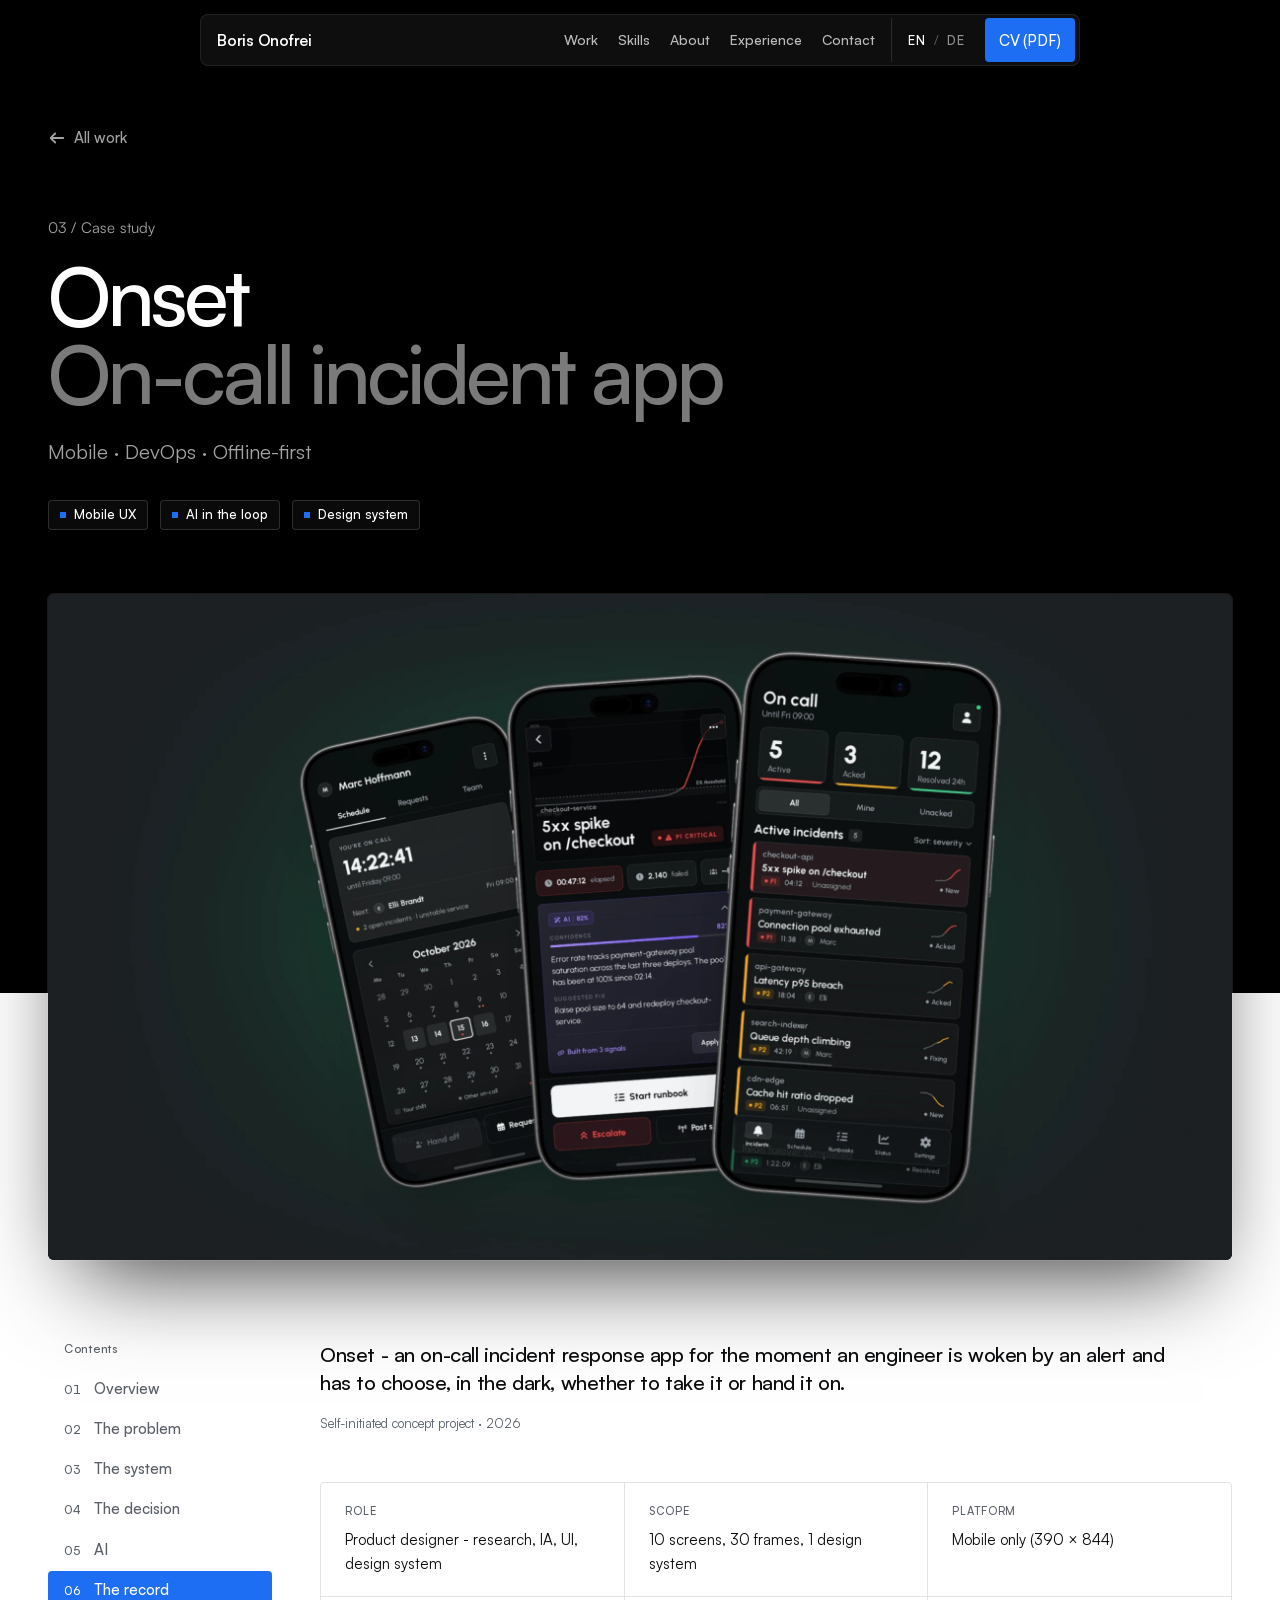
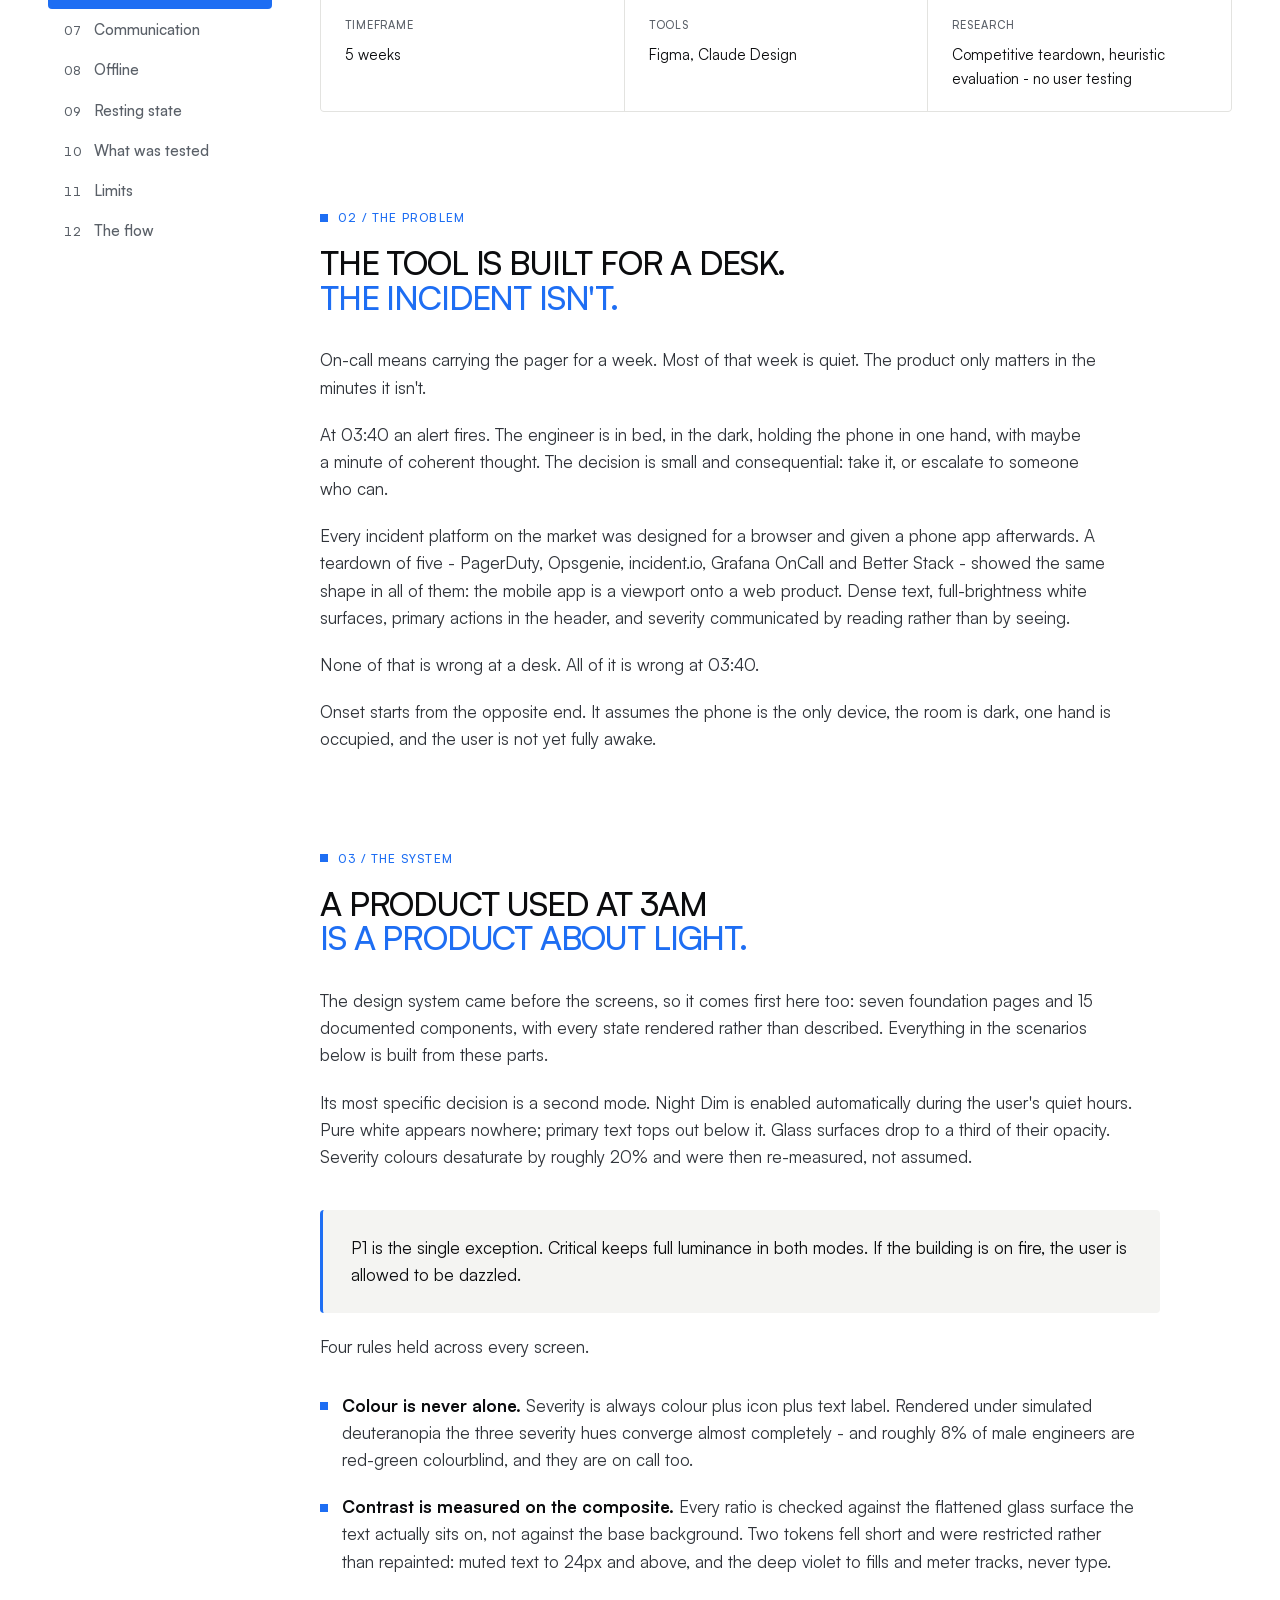
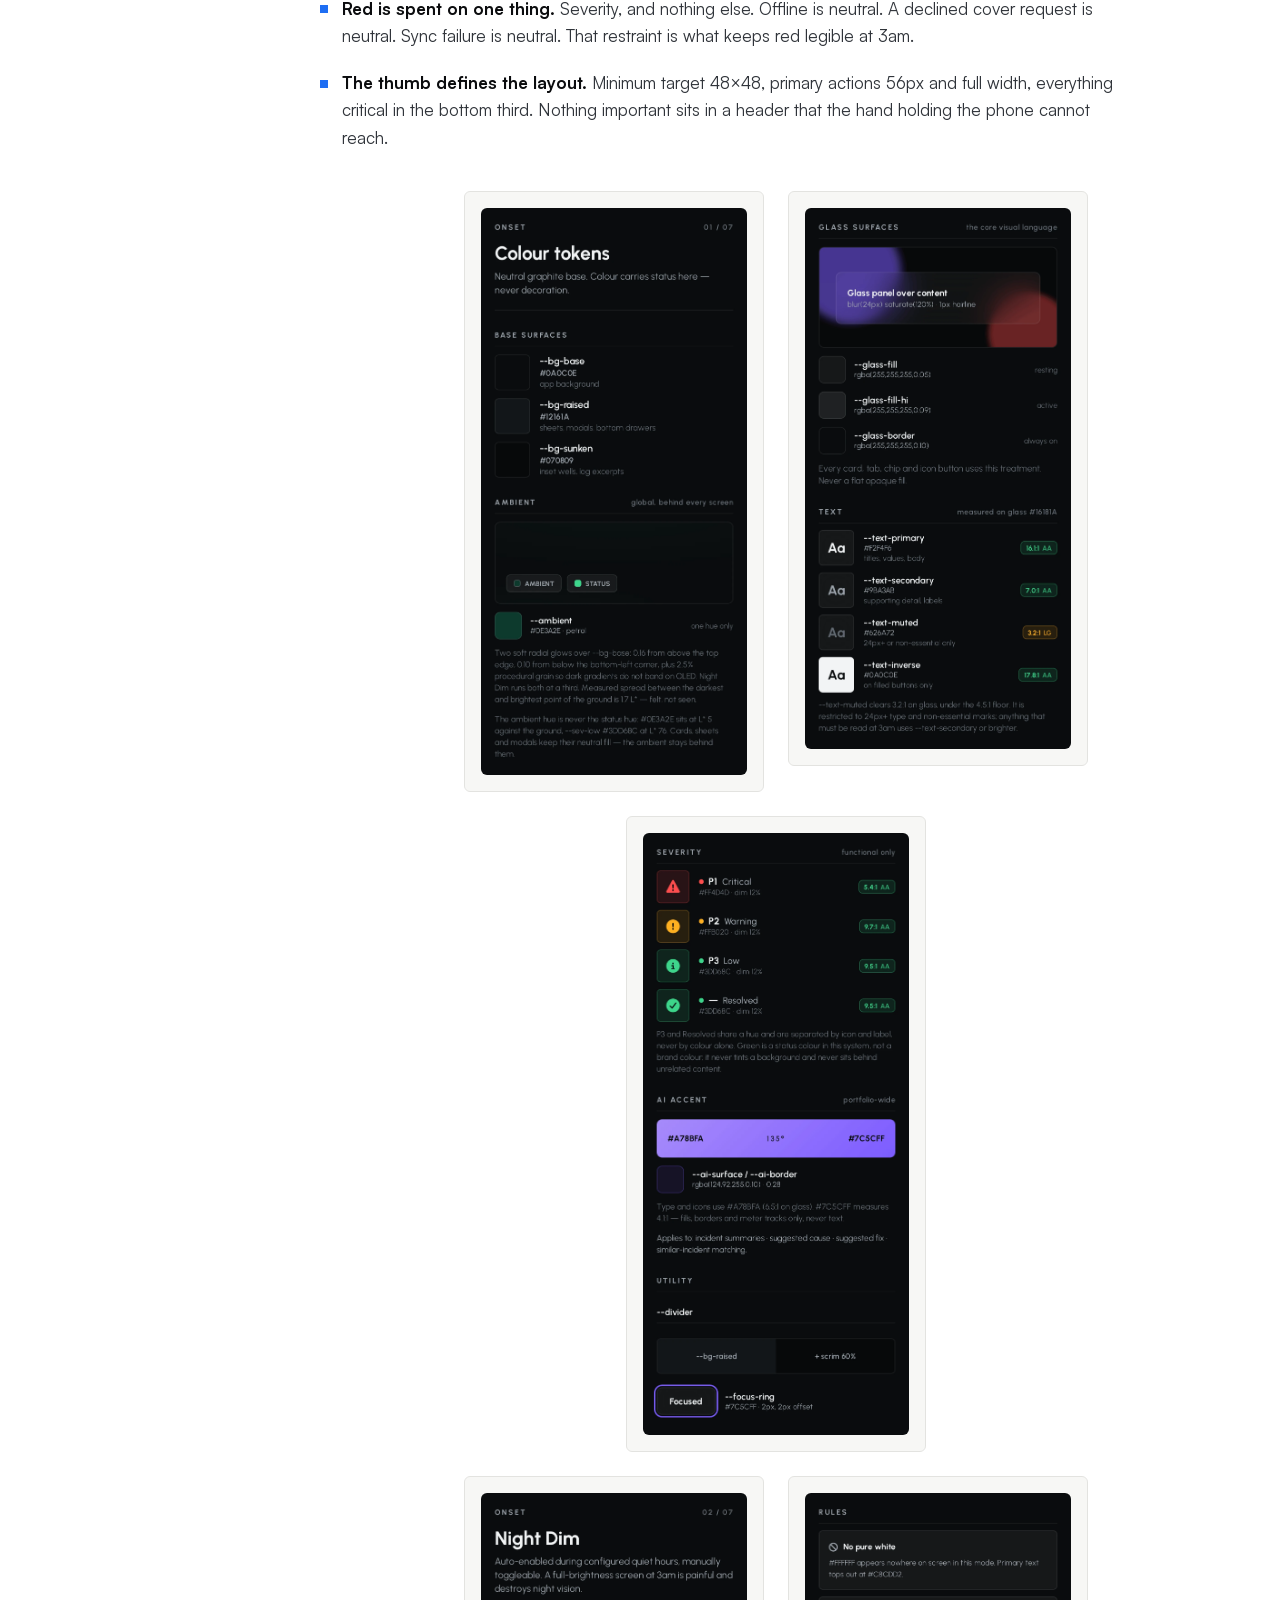
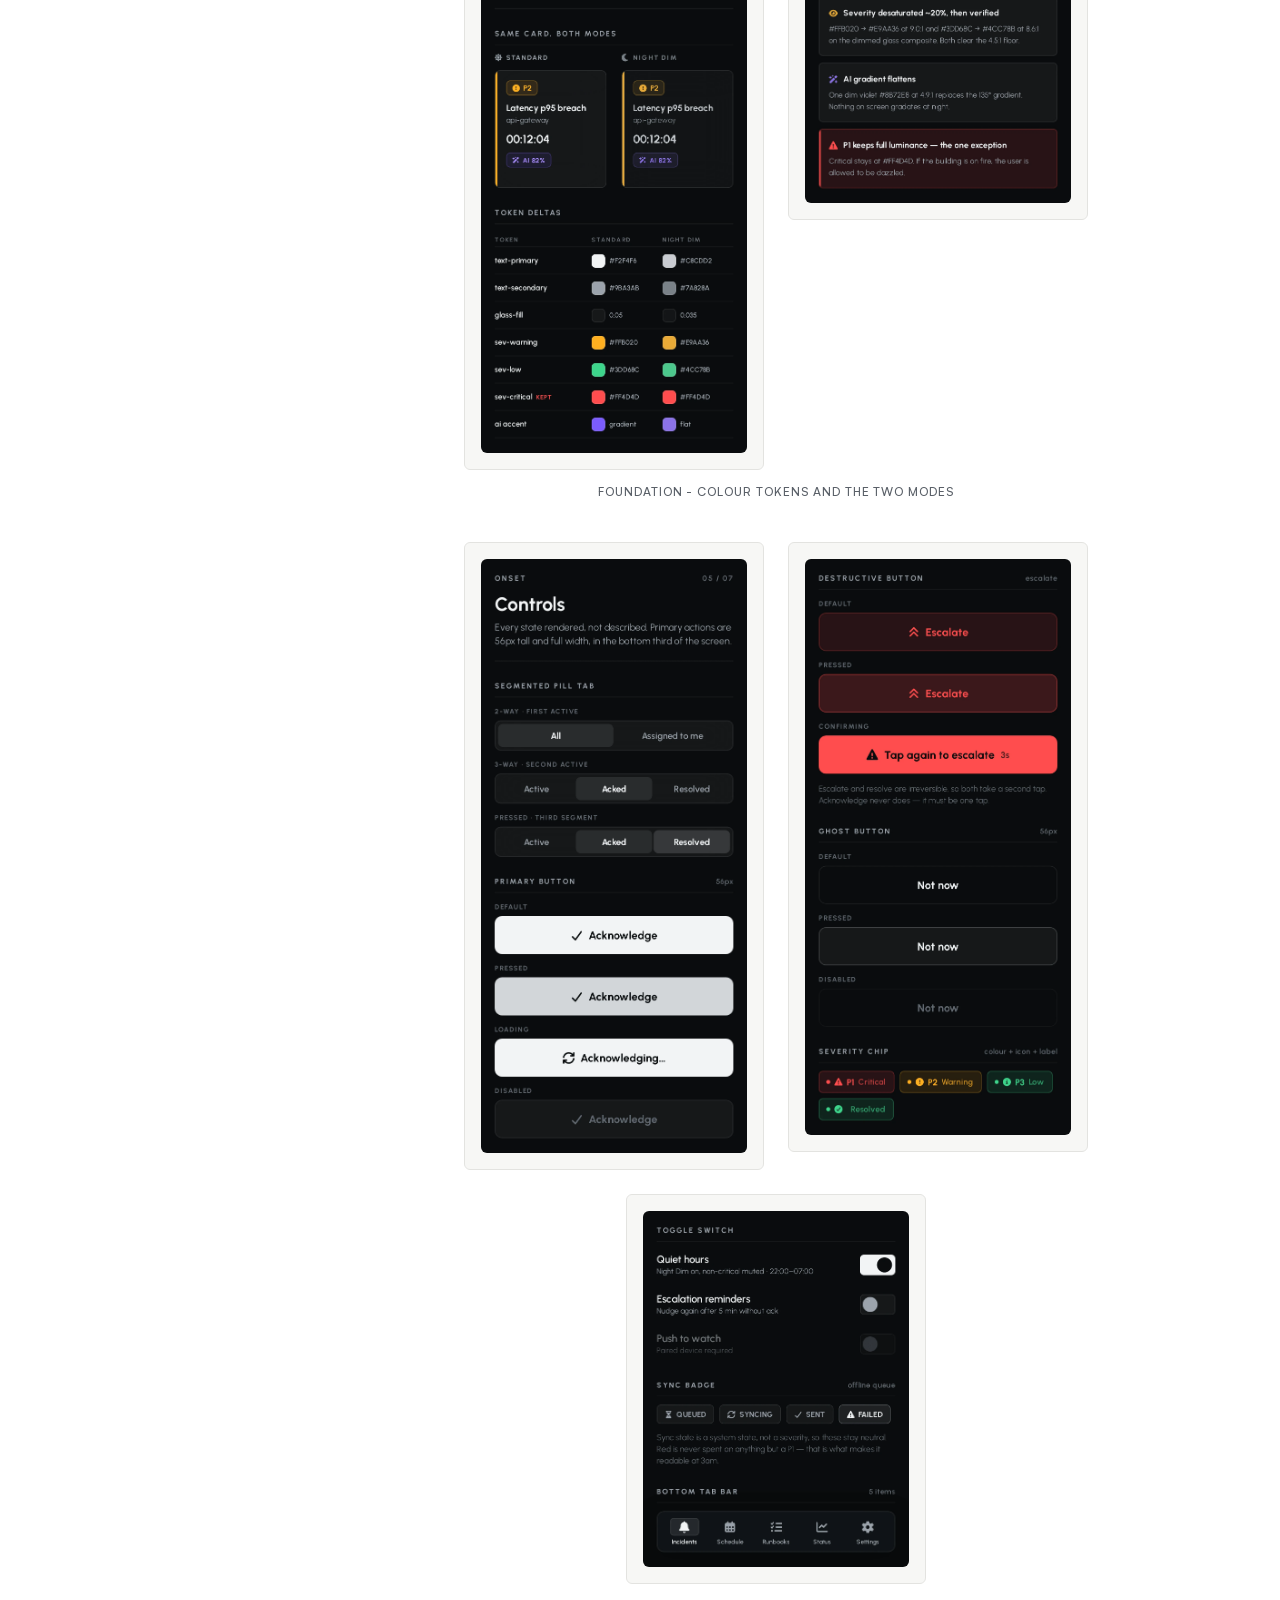
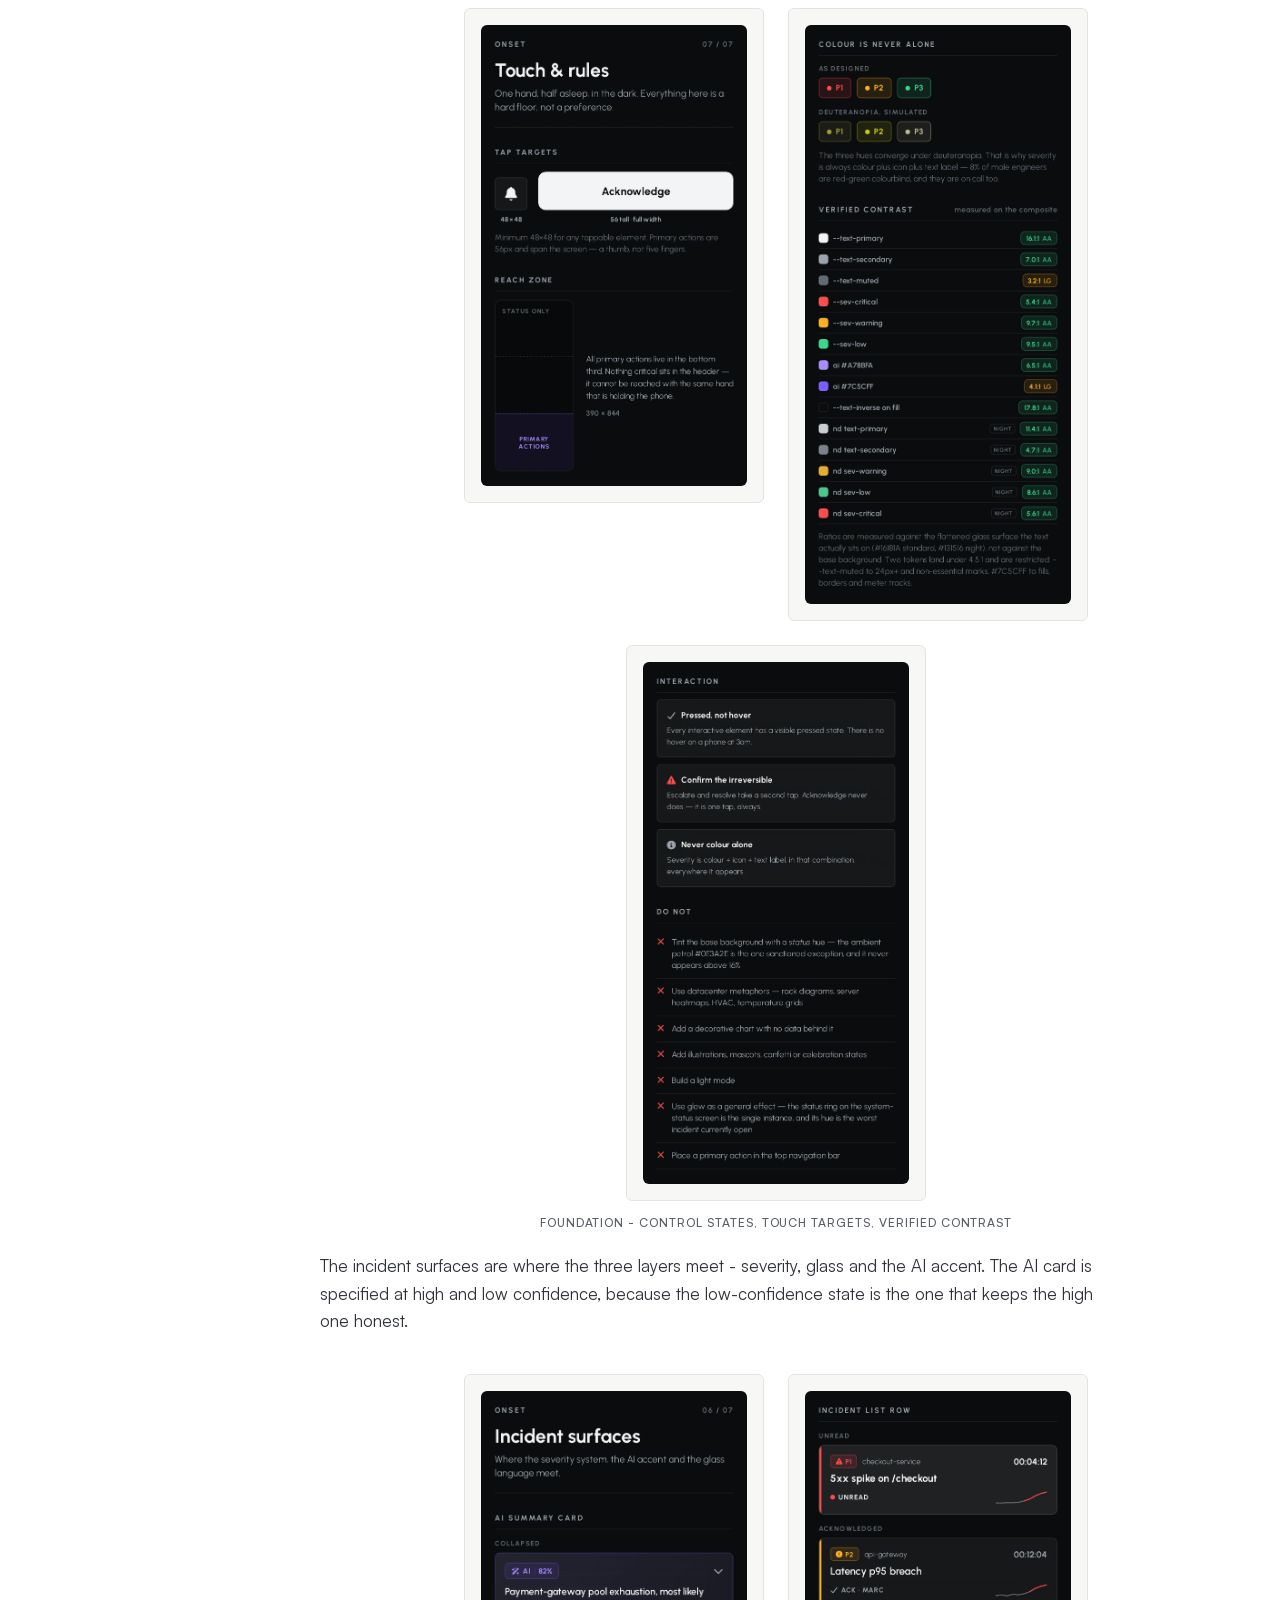
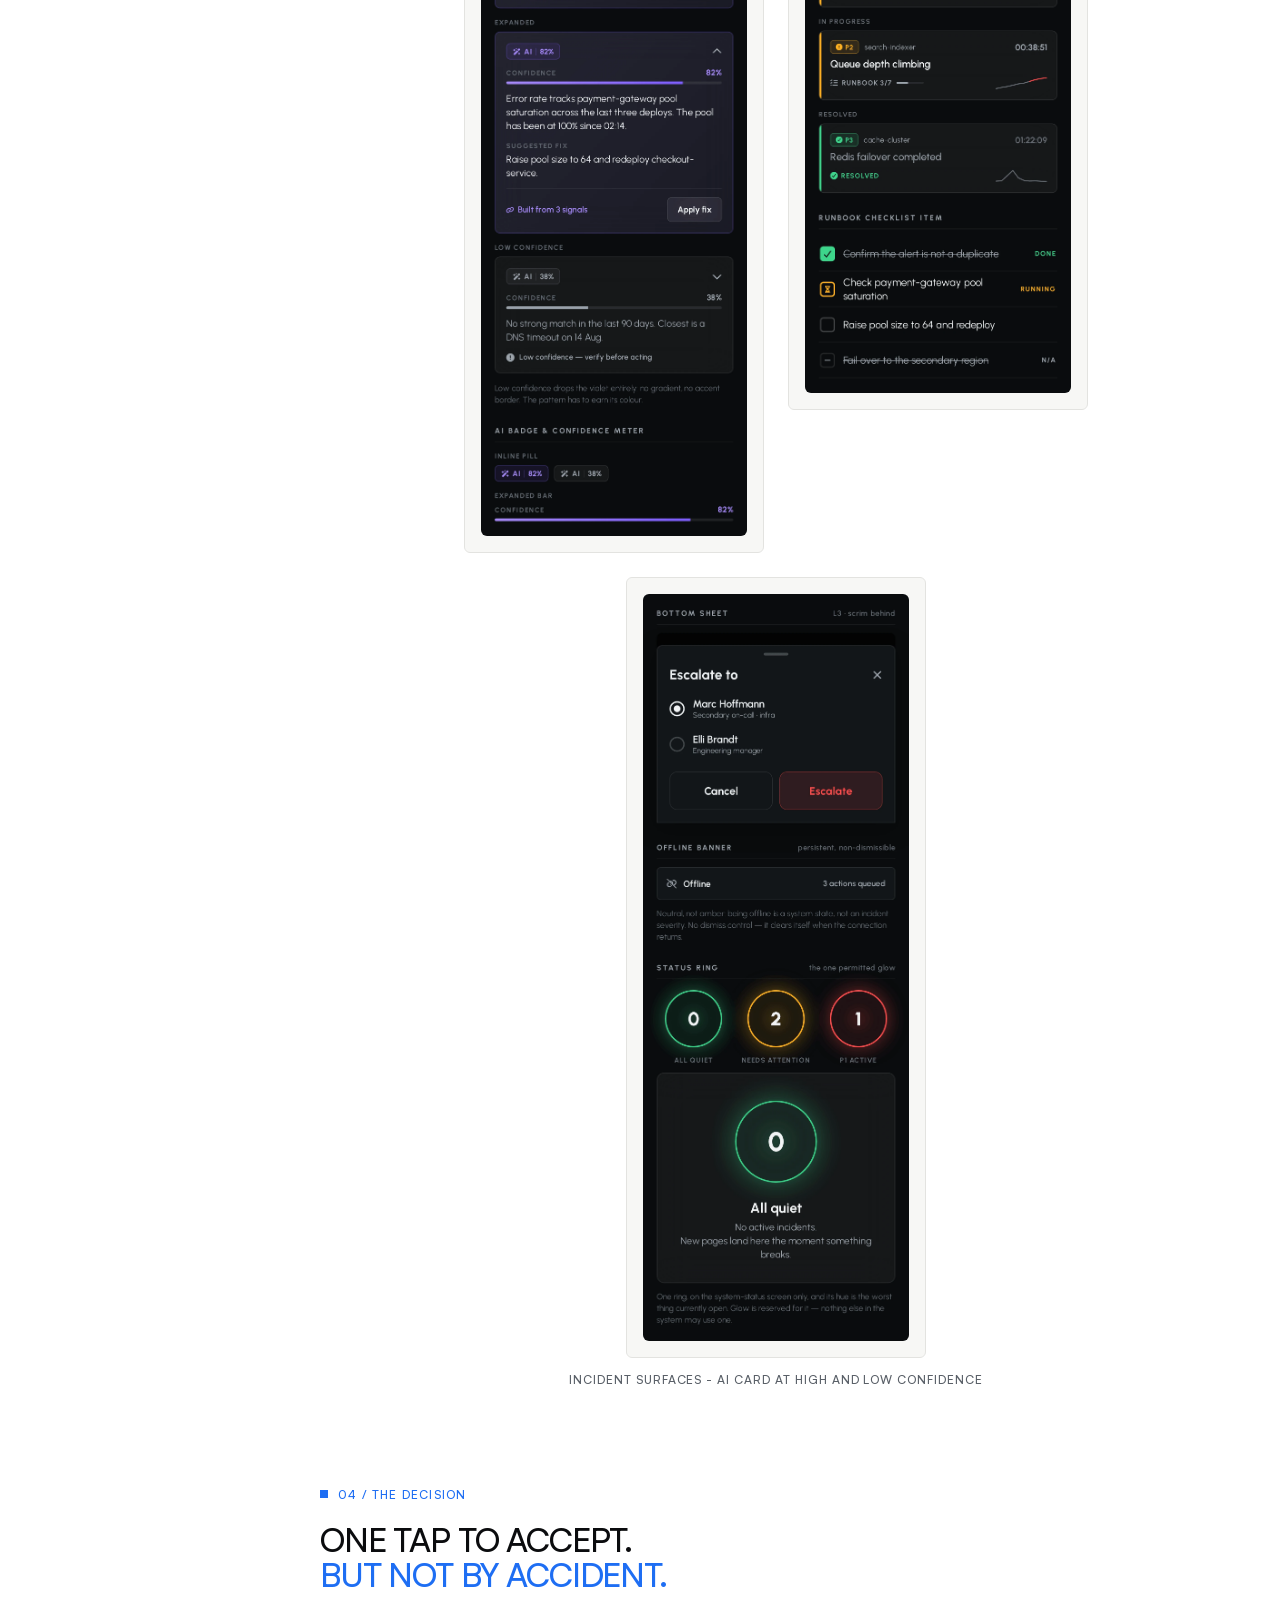
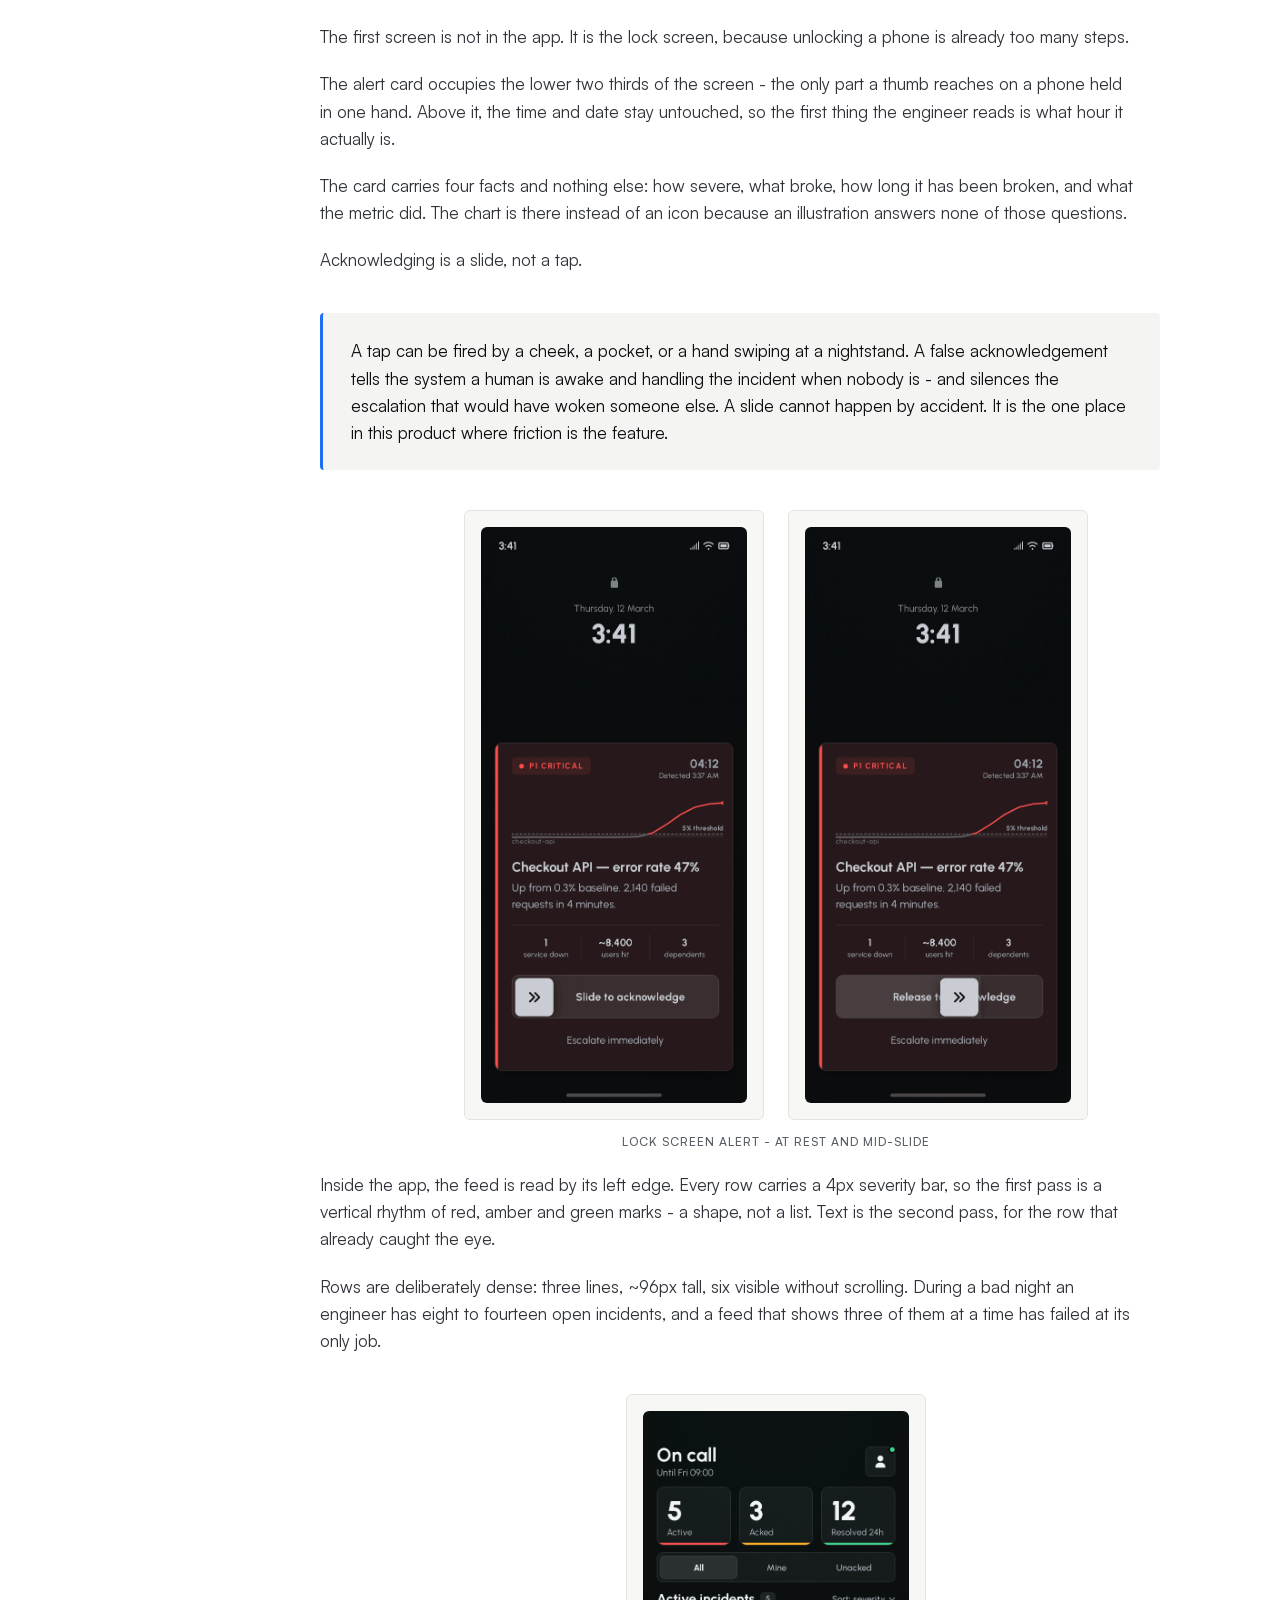
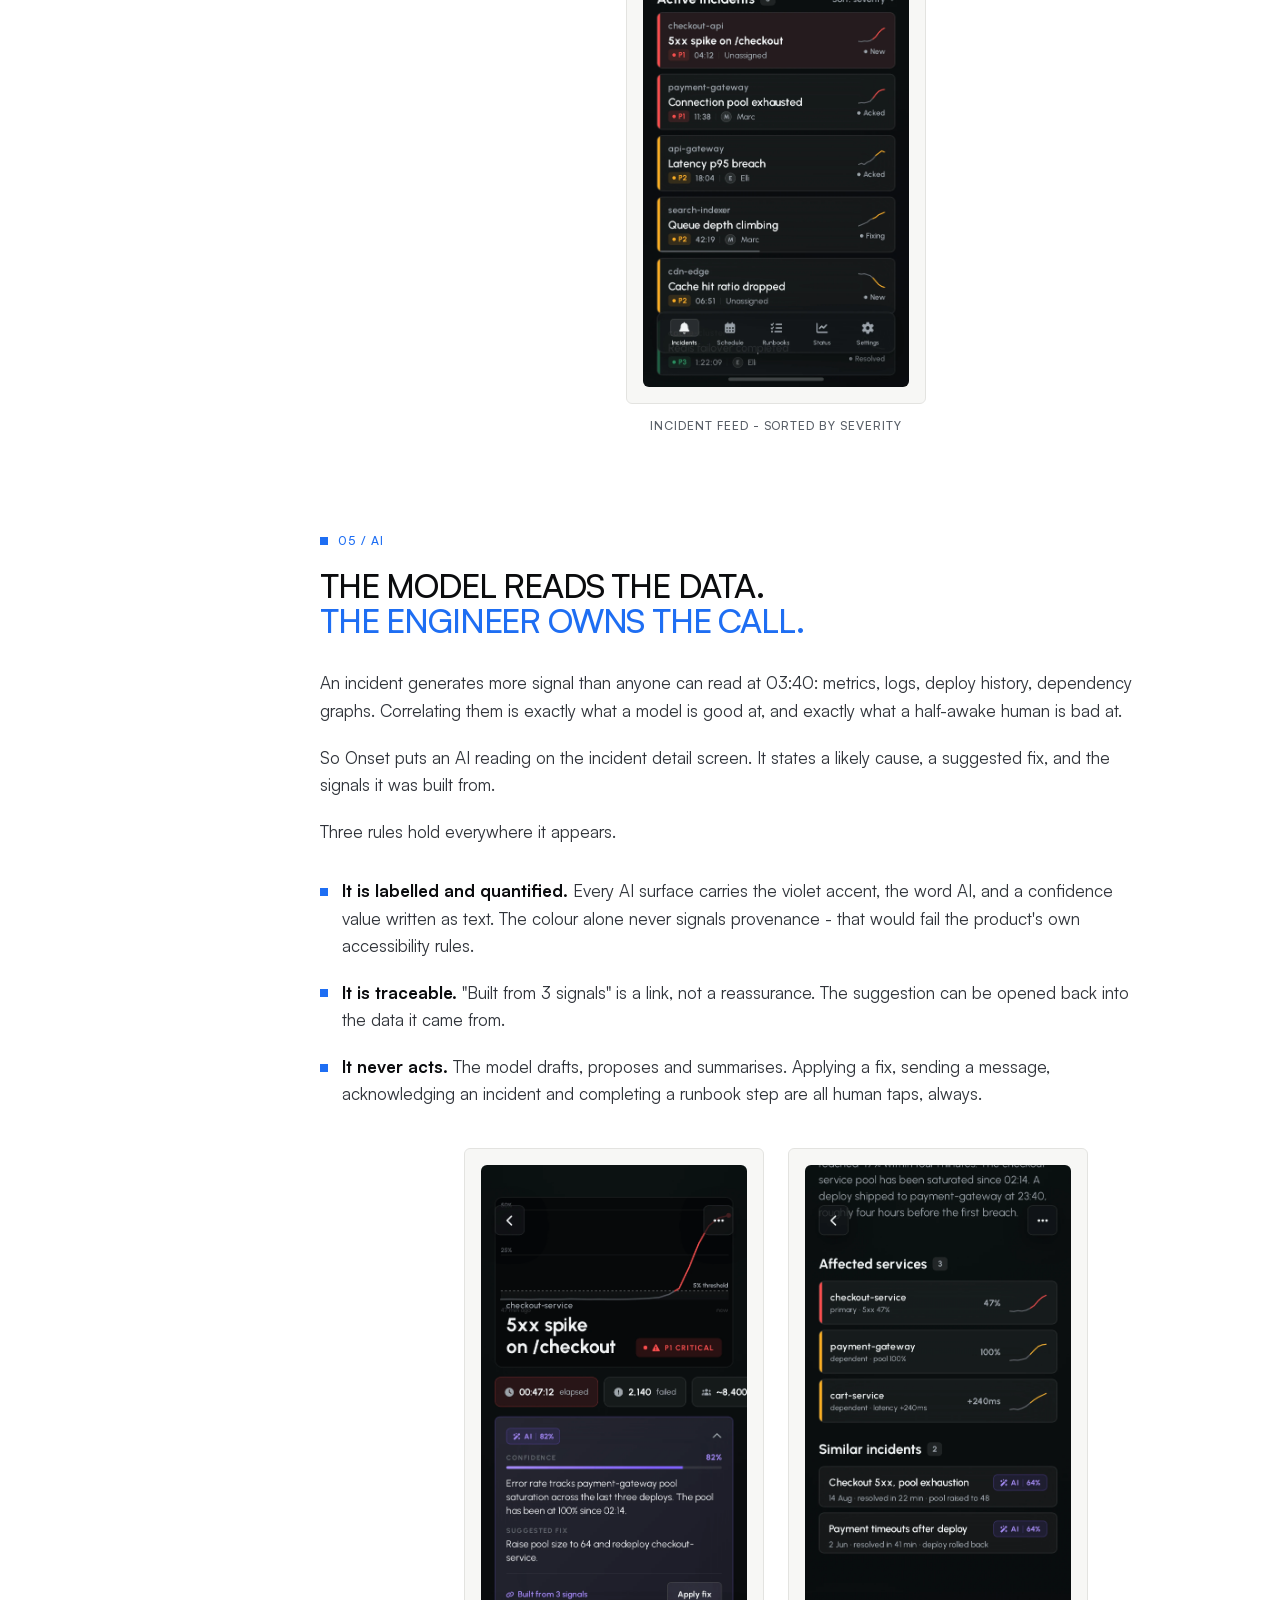
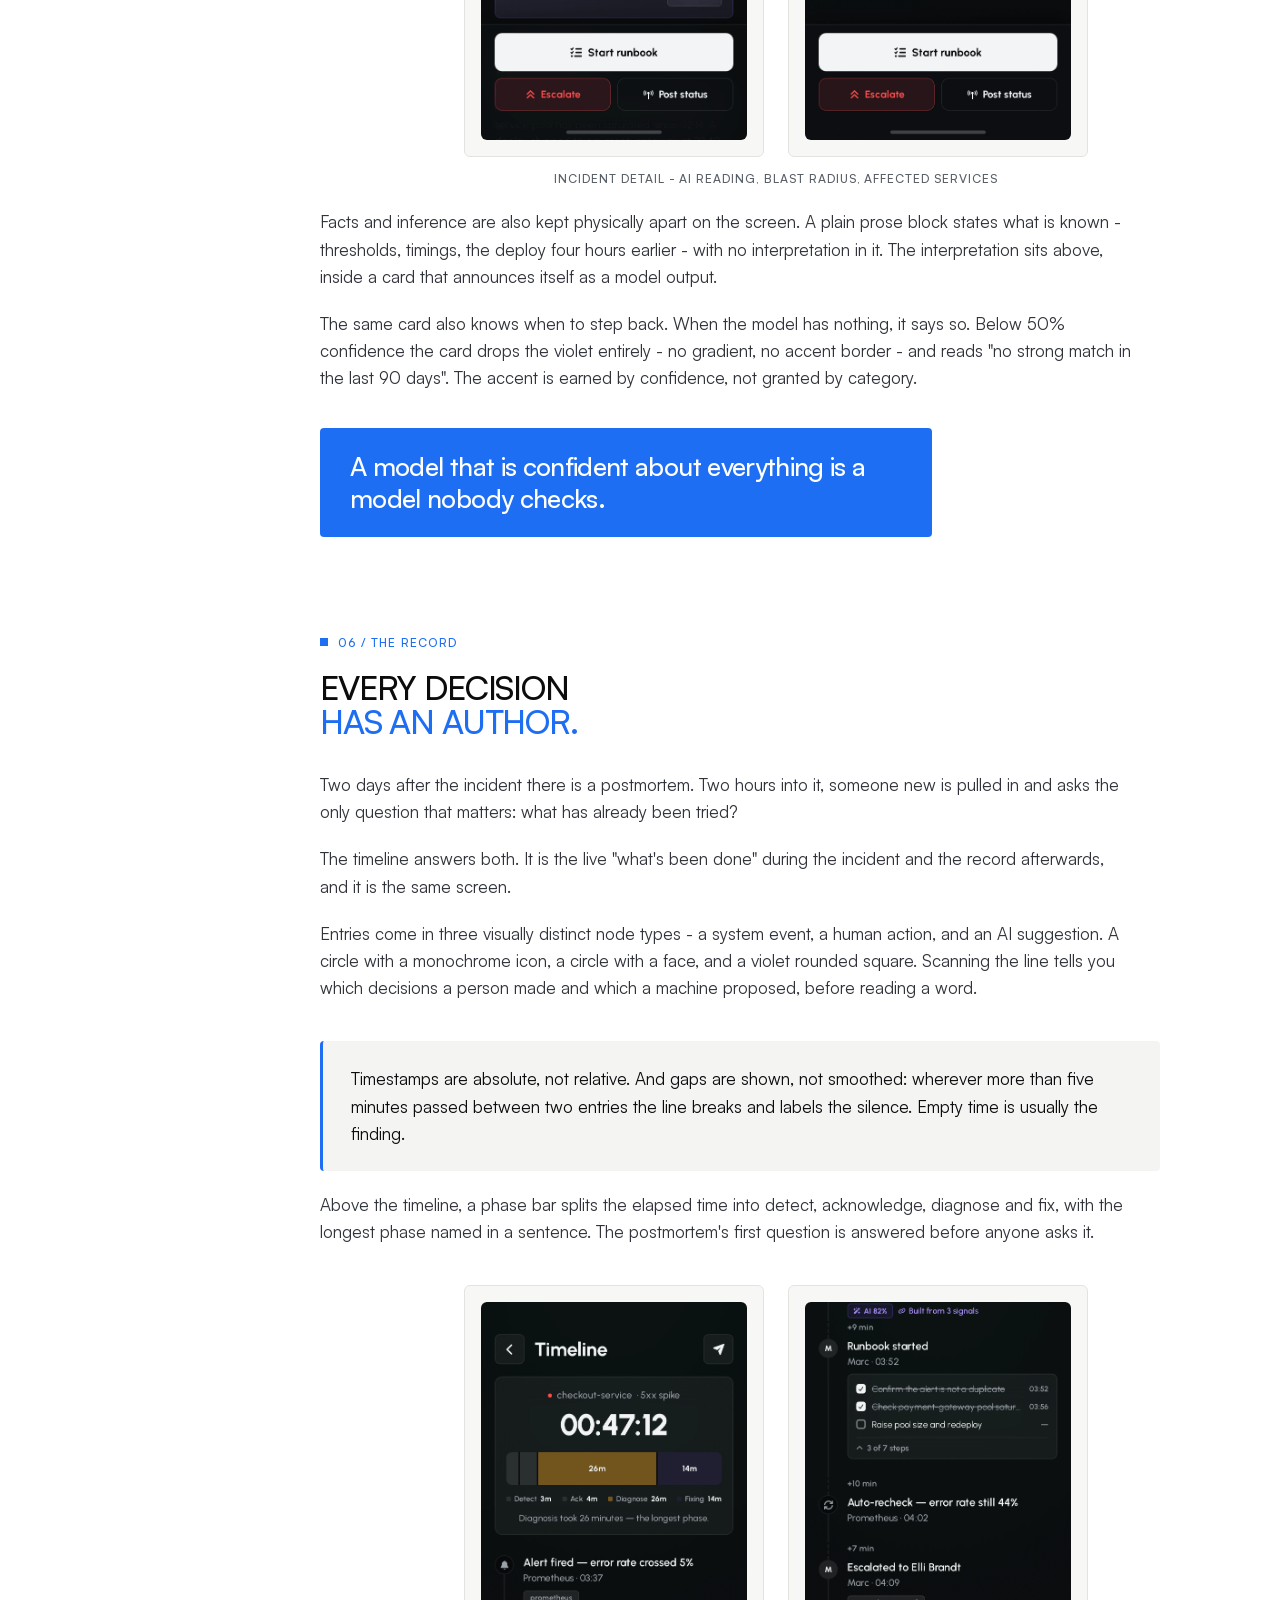
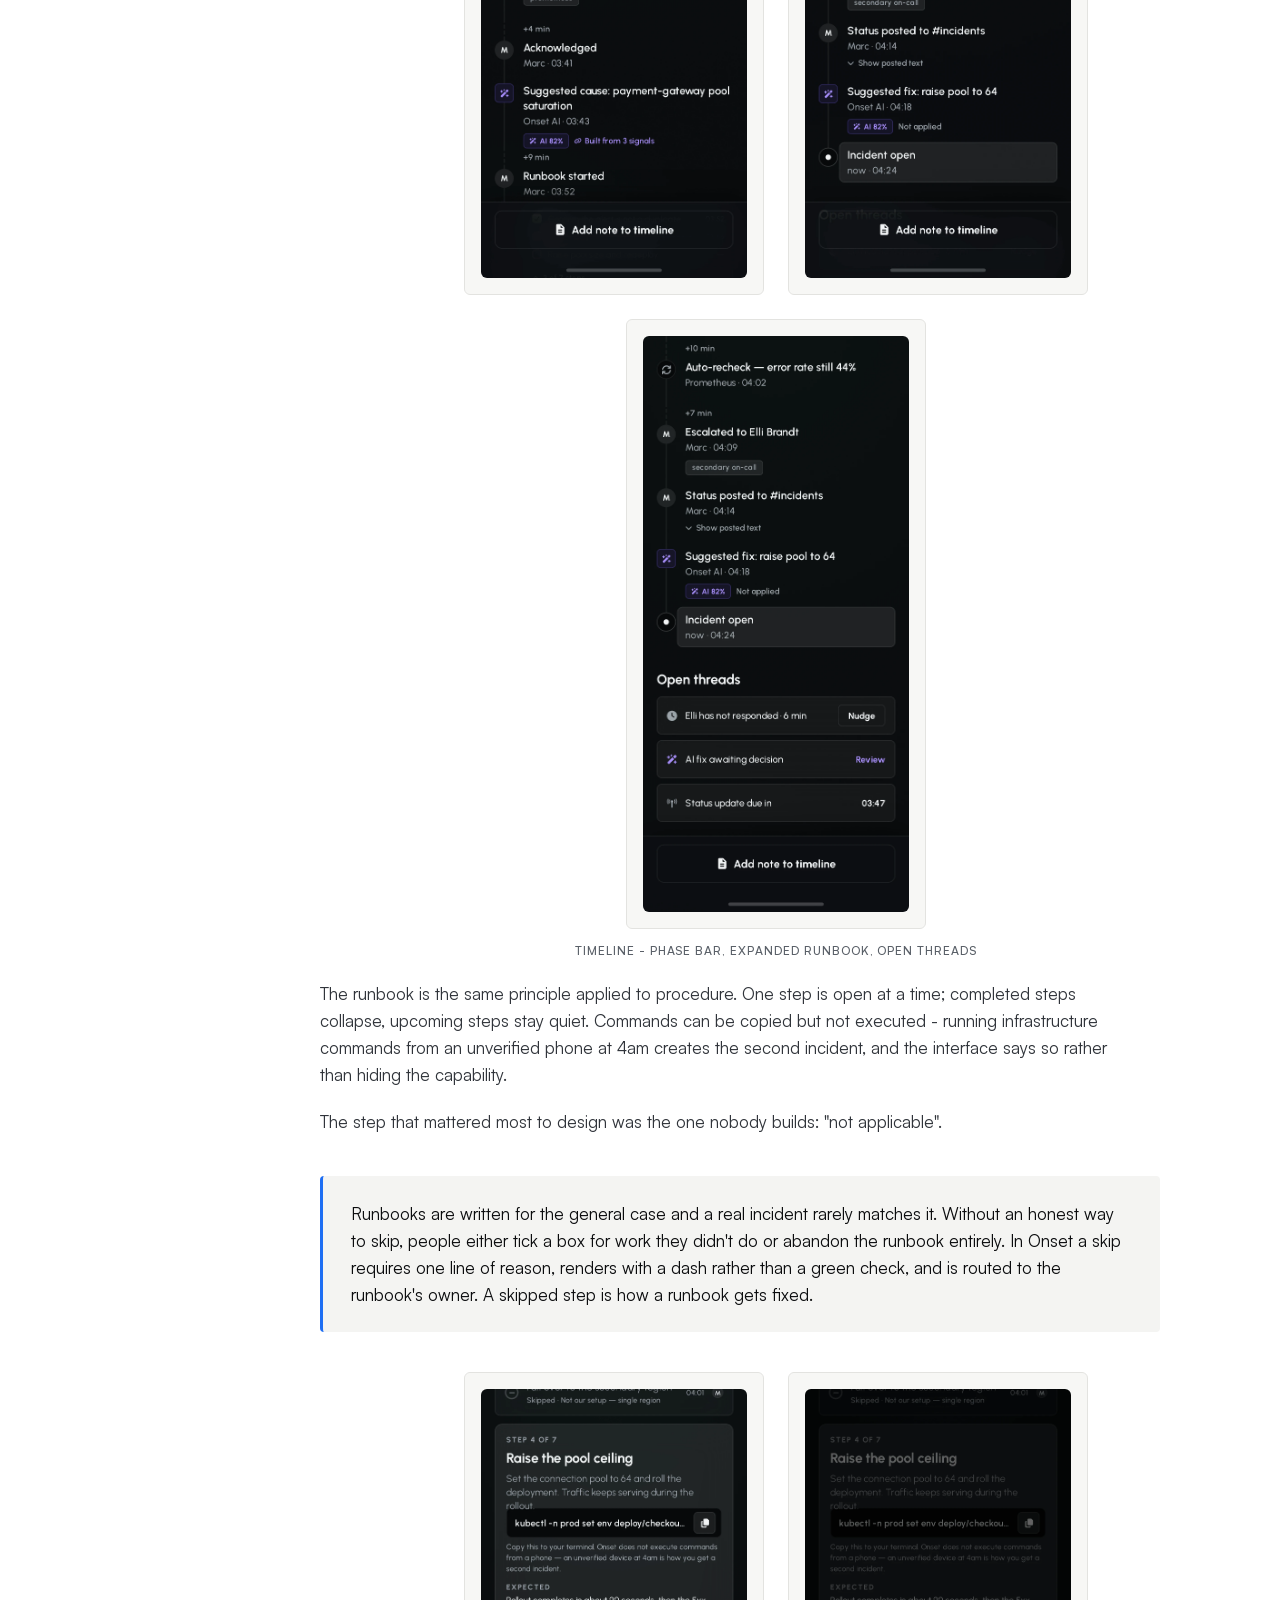
<file: site/work/onset.html>
<!DOCTYPE html>
<html lang="en" data-card-surface="solid" data-dark-reach="work" data-card-scale="contained">
<head>
<meta charset="utf-8">
<meta name="viewport" content="width=device-width, initial-scale=1">
<title>Onset — On-call incident app · Boris Onofrei</title>
<meta name="description" content="Onset - an on-call incident response app for the moment an engineer is woken by an alert and has to choose, in the dark, whether to take it or hand it on.">
<meta name="author" content="Boris Onofrei">
<meta name="theme-color" content="#000000">
<link rel="canonical" href="https://borisonofrei.design/work/onset.html">
<meta property="og:type" content="article">
<meta property="og:title" content="Onset — On-call incident app · Boris Onofrei">
<meta property="og:description" content="Onset - an on-call incident response app for the moment an engineer is woken by an alert and has to choose, in the dark, whether to take it or hand it on.">
<meta property="og:url" content="https://borisonofrei.design/work/onset.html">
<meta property="og:site_name" content="Boris Onofrei">
<meta property="og:image" content="https://borisonofrei.design/assets/images/meta/og-image.jpg">
<meta name="twitter:card" content="summary_large_image">
<link rel="icon" href="../favicon.svg" type="image/svg+xml">
<link rel="apple-touch-icon" href="../assets/images/meta/apple-touch-icon.png">
<link rel="preload" href="../assets/fonts/Satoshi-Regular.woff2" as="font" type="font/woff2" crossorigin>
<link rel="preload" href="../assets/fonts/Satoshi-Variable.woff2" as="font" type="font/woff2" crossorigin>
<link rel="stylesheet" href="../assets/css/main.css?v=20261108c">
<link rel="stylesheet" href="../assets/css/tailwind.css?v=20261108c">
<link rel="stylesheet" href="../assets/css/site.css?v=20261108c">
<link rel="stylesheet" href="../assets/css/pages.css?v=20261108c">
  <!-- Icons: Font Awesome Free 7.3.1 by @fontawesome, https://fontawesome.com/license/free (Icons: CC BY 4.0) -->
</head>
<body class="font-body bg-paper text-ink antialiased page-sub page-case" data-root="../">
<a href="#main" class="sr-only focus:not-sr-only focus:absolute focus:left-gut focus:top-4 focus:z-50 focus:bg-surface focus:px-4 focus:py-3 focus:text-s15 focus:font-medium" data-i18n="a11y.skip">Skip to content</a>
<header class="nav">
  <nav class="nav__bar" aria-label="Primary">
    <a href="../index.html" data-page-link class="nav__logo"><span>Boris&nbsp;Onofrei</span></a>

    <ul class="nav__links" role="list">
      <li><a href="../index.html#work" data-page-link data-i18n="nav.work">Work</a></li>
      <li><a href="../index.html#capabilities" data-page-link data-i18n="nav.skills">Skills</a></li>
      <li><a href="../index.html#about" data-page-link data-i18n="nav.about">About</a></li>
      <li><a href="../index.html#experience" data-page-link data-i18n="nav.experience">Experience</a></li>
      <li><a href="../index.html#contact" data-page-link data-i18n="nav.contact">Contact</a></li>
    </ul>

    <div class="nav__lang" role="group" aria-label="Language" data-i18n-aria="a11y.language">
      <button type="button" id="lang-en" data-lang="en" aria-pressed="true">EN</button>
      <span aria-hidden="true">/</span>
      <button type="button" id="lang-de" data-lang="de" aria-pressed="false">DE</button>
    </div>

    <a id="cv-link" class="btn btn--blue btn--sm nav__cv" href="../assets/docs/Boris_Onofrei_CV_ProductDesigner_EN.pdf" download data-i18n="nav.cv" data-i18n-href="nav.cvHref">CV (PDF)</a>

    <button type="button" id="menu-button" class="nav__menu" aria-controls="menu-panel" aria-expanded="false" data-i18n-aria="a11y.menu" aria-label="Menu">
      <!-- Font Awesome Free 7.3.1, Solid: bars -->
      <svg class="icon" viewBox="0 0 640 640" aria-hidden="true" focusable="false"><path fill="currentColor" d="M96 160C96 142.3 110.3 128 128 128L512 128C529.7 128 544 142.3 544 160C544 177.7 529.7 192 512 192L128 192C110.3 192 96 177.7 96 160zM96 320C96 302.3 110.3 288 128 288L512 288C529.7 288 544 302.3 544 320C544 337.7 529.7 352 512 352L128 352C110.3 352 96 337.7 96 320zM544 480C544 497.7 529.7 512 512 512L128 512C110.3 512 96 497.7 96 480C96 462.3 110.3 448 128 448L512 448C529.7 448 544 462.3 544 480z"></path></svg>
    </button>

    <span class="nav__progress" aria-hidden="true"><span id="read-progress-bar"></span></span>
  </nav>

  <div id="menu-panel" class="nav__panel" hidden>
    <ul role="list">
      <li><a href="../index.html#work" data-page-link data-i18n="nav.work">Work</a></li>
      <li><a href="../index.html#capabilities" data-page-link data-i18n="nav.skills">Skills</a></li>
      <li><a href="../index.html#about" data-page-link data-i18n="nav.about">About</a></li>
      <li><a href="../index.html#experience" data-page-link data-i18n="nav.experience">Experience</a></li>
      <li><a href="../index.html#contact" data-page-link data-i18n="nav.contact">Contact</a></li>
    </ul>
    <div class="nav__panel-lang" role="group" aria-label="Language" data-i18n-aria="a11y.language">
      <span data-i18n="a11y.language">Language</span>
      <button type="button" data-lang="en" aria-pressed="true">EN</button>
      <span aria-hidden="true">/</span>
      <button type="button" data-lang="de" aria-pressed="false">DE</button>
    </div>
  </div>
</header>
<main id="main">
  <section class="case-hero" aria-labelledby="case-title">
    <div class="mx-auto max-w-container px-gut pt-6 lg:px-gut-lg lg:pt-10">
      <a href="../index.html#work" class="case-back nav-link" data-page-link><!-- Font Awesome Free 7.3.1, Solid: arrow-left --><svg width="18" height="18" viewBox="0 0 640 640" aria-hidden="true" focusable="false"><path fill="currentColor" d="M73.4 297.4C60.9 309.9 60.9 330.2 73.4 342.7L233.4 502.7C245.9 515.2 266.2 515.2 278.7 502.7C291.2 490.2 291.2 469.9 278.7 457.4L173.3 352L544 352C561.7 352 576 337.7 576 320C576 302.3 561.7 288 544 288L173.3 288L278.7 182.6C291.2 170.1 291.2 149.8 278.7 137.3C266.2 124.8 245.9 124.8 233.4 137.3L73.4 297.3z"></path></svg><span data-i18n="case.back">All work</span></a>
      <p class="label mt-10 text-s15 text-white/60 lg:mt-14" data-i18n="work.cases.1.label">03 / Case study</p>
      <h1 id="case-title" class="case-hero__title mt-4"><span data-i18n="work.cases.1.csHeadDim">Onset</span><span class="accent" data-i18n="work.cases.1.csHeadStrong">On-call incident app</span></h1>
      <p class="mt-6 max-w-measure text-s20 text-onmute" data-i18n="work.cases.1.context">Mobile · DevOps · Offline-first</p>
      <ul class="mt-8 flex flex-wrap gap-2 sm:gap-3" role="list"><li class="hero-tag" data-i18n="work.cases.1.tags.0">Mobile UX</li><li class="hero-tag" data-i18n="work.cases.1.tags.1">AI in the loop</li><li class="hero-tag" data-i18n="work.cases.1.tags.2">Design system</li></ul>
    </div>
    <div class="case-cover-band mt-12 lg:mt-16">
      <div class="mx-auto max-w-container px-gut lg:px-gut-lg">
        <div class="case-hero__cover"><img src="../assets/images/work/onset/case-cover.webp" width="2400" height="1350" alt="Three Onset phones angled on a dark green-lit background: the on-call schedule with an October 2026 calendar, the incident detail for a 5xx spike on /checkout with an AI reading at 82%, and the active incidents feed sorted by severity." fetchpriority="high" decoding="async"></div>
      </div>
    </div>
  </section>

  <div class="case-body">
    <div class="mx-auto max-w-container px-gut pb-rhythm pt-12 lg:px-gut-lg lg:pb-rhythm-lg lg:pt-20">
      <div class="case-layout">
        <div class="case-aside">
          <nav class="case-toc hidden lg:block" aria-labelledby="toc-label">
            <p id="toc-label" class="case-toc__label" data-i18n="case.contents">Contents</p>
            <ol role="list">
              <li><a href="#overview" data-toc="overview"><span>01</span><span data-i18n="case.overview">Overview</span></a></li>
              <li><a href="#s02" data-toc="s02"><span>02</span><span>The problem</span></a></li>
              <li><a href="#s03" data-toc="s03"><span>03</span><span>The system</span></a></li>
              <li><a href="#s04" data-toc="s04"><span>04</span><span>The decision</span></a></li>
              <li><a href="#s05" data-toc="s05"><span>05</span><span>AI</span></a></li>
              <li><a href="#s06" data-toc="s06"><span>06</span><span>The record</span></a></li>
              <li><a href="#s07" data-toc="s07"><span>07</span><span>Communication</span></a></li>
              <li><a href="#s08" data-toc="s08"><span>08</span><span>Offline</span></a></li>
              <li><a href="#s09" data-toc="s09"><span>09</span><span>Resting state</span></a></li>
              <li><a href="#s10" data-toc="s10"><span>10</span><span>What was tested</span></a></li>
              <li><a href="#s11" data-toc="s11"><span>11</span><span>Limits</span></a></li>
              <li><a href="#s12" data-toc="s12"><span>12</span><span>The flow</span></a></li>
            </ol>
          </nav>
          <details class="case-toc-m lg:hidden">
            <summary><span data-i18n="case.contents">Contents</span><span class="case-toc-m__count">12 <span data-i18n="case.sections">sections</span></span></summary>
            <nav class="case-toc" aria-label="Case study contents" data-i18n-aria="a11y.contentsNav">
              <ol role="list">
              <li><a href="#overview" data-toc="overview"><span>01</span><span data-i18n="case.overview">Overview</span></a></li>
              <li><a href="#s02" data-toc="s02"><span>02</span><span>The problem</span></a></li>
              <li><a href="#s03" data-toc="s03"><span>03</span><span>The system</span></a></li>
              <li><a href="#s04" data-toc="s04"><span>04</span><span>The decision</span></a></li>
              <li><a href="#s05" data-toc="s05"><span>05</span><span>AI</span></a></li>
              <li><a href="#s06" data-toc="s06"><span>06</span><span>The record</span></a></li>
              <li><a href="#s07" data-toc="s07"><span>07</span><span>Communication</span></a></li>
              <li><a href="#s08" data-toc="s08"><span>08</span><span>Offline</span></a></li>
              <li><a href="#s09" data-toc="s09"><span>09</span><span>Resting state</span></a></li>
              <li><a href="#s10" data-toc="s10"><span>10</span><span>What was tested</span></a></li>
              <li><a href="#s11" data-toc="s11"><span>11</span><span>Limits</span></a></li>
              <li><a href="#s12" data-toc="s12"><span>12</span><span>The flow</span></a></li>
              </ol>
            </nav>
          </details>
        </div>
        <article id="case-body" class="case-article" lang="en" aria-labelledby="case-title">
<div id="overview" data-toc-target="">
  <p class="cs-lede">Onset - an on-call incident response app for the moment an engineer is woken by an alert and has to choose, in the dark, whether to take it or hand it on.</p>
  <p class="cs-foot">Self-initiated concept project · 2026</p>
  

  <dl class="cs-meta">
    <div class="cs-meta__cell"><dt>Role</dt><dd>Product designer - research, IA, UI, design system</dd></div>
    <div class="cs-meta__cell"><dt>Scope</dt><dd>10 screens, 30 frames, 1 design system</dd></div>
    <div class="cs-meta__cell"><dt>Platform</dt><dd>Mobile only (390 × 844)</dd></div>
    <div class="cs-meta__cell"><dt>Timeframe</dt><dd>5 weeks</dd></div>
    <div class="cs-meta__cell"><dt>Tools</dt><dd>Figma, Claude Design</dd></div>
    <div class="cs-meta__cell"><dt>Research</dt><dd>Competitive teardown, heuristic evaluation - no user testing</dd></div>
  </dl>

  </div><section class="cs-block" id="s02" data-toc-target="" aria-labelledby="s02-h">
    <p class="cs-eyebrow">02 / THE PROBLEM</p>
    <h2 class="cs-h" id="s02-h"><span>THE TOOL IS BUILT FOR A DESK.</span><span class="cs-h__accent">THE INCIDENT ISN'T.</span></h2>
    <p class="cs-p">On-call means carrying the pager for a week. Most of that week is quiet. The product only matters in the minutes it isn't.</p>
    <p class="cs-p">At 03:40 an alert fires. The engineer is in bed, in the dark, holding the phone in one hand, with maybe a minute of coherent thought. The decision is small and consequential: take it, or escalate to someone who can.</p>
    <p class="cs-p">Every incident platform on the market was designed for a browser and given a phone app afterwards. A teardown of five - PagerDuty, Opsgenie, incident.io, Grafana OnCall and Better Stack - showed the same shape in all of them: the mobile app is a viewport onto a web product. Dense text, full-brightness white surfaces, primary actions in the header, and severity communicated by reading rather than by seeing.</p>
    <p class="cs-p">None of that is wrong at a desk. All of it is wrong at 03:40.</p>
    <p class="cs-p">Onset starts from the opposite end. It assumes the phone is the only device, the room is dark, one hand is occupied, and the user is not yet fully awake.</p>
  </section>

  <section class="cs-block" id="s03" data-toc-target="" aria-labelledby="s03-h">
    <p class="cs-eyebrow">03 / THE SYSTEM</p>
    <h2 class="cs-h" id="s03-h"><span>A PRODUCT USED AT 3AM</span><span class="cs-h__accent">IS A PRODUCT ABOUT LIGHT.</span></h2>
    <p class="cs-p">The design system came before the screens, so it comes first here too: seven foundation pages and 15 documented components, with every state rendered rather than described. Everything in the scenarios below is built from these parts.</p>
    <p class="cs-p">Its most specific decision is a second mode. Night Dim is enabled automatically during the user's quiet hours. Pure white appears nowhere; primary text tops out below it. Glass surfaces drop to a third of their opacity. Severity colours desaturate by roughly 20% and were then re-measured, not assumed.</p>
    <p class="cs-note">P1 is the single exception. Critical keeps full luminance in both modes. If the building is on fire, the user is allowed to be dazzled.</p>
    <p class="cs-p">Four rules held across every screen.</p>
    <ul class="cs-list"><li><strong>Colour is never alone.</strong> Severity is always colour plus icon plus text label. Rendered under simulated deuteranopia the three severity hues converge almost completely - and roughly 8% of male engineers are red-green colourblind, and they are on call too.</li><li><strong>Contrast is measured on the composite.</strong> Every ratio is checked against the flattened glass surface the text actually sits on, not against the base background. Two tokens fell short and were restricted rather than repainted: muted text to 24px and above, and the deep violet to fills and meter tracks, never type.</li><li><strong>Red is spent on one thing.</strong> Severity, and nothing else. Offline is neutral. A declined cover request is neutral. Sync failure is neutral. That restraint is what keeps red legible at 3am.</li><li><strong>The thumb defines the layout.</strong> Minimum target 48×48, primary actions 56px and full width, everything critical in the bottom third. Nothing important sits in a header that the hand holding the phone cannot reach.</li></ul>
  <figure class="cs-fig cs-phones"><ul class="cs-phones__row" role="list"><li><img src="../assets/images/work/onset/design-system/01-colour-1.webp" width="1170" height="2493" alt="Colour tokens board: base surfaces bg-base, bg-raised and bg-sunken, and the ambient petrol glow kept at a separate hue from the status colours." loading="lazy" decoding="async"></li><li><img src="../assets/images/work/onset/design-system/01-colour-2.webp" width="1170" height="2379" alt="Colour tokens board: glass fill, glass fill active and glass border tokens, and text tokens with measured contrast of 16.1, 7.0, 3.2 and 17.8 to 1." loading="lazy" decoding="async"></li><li><img src="../assets/images/work/onset/design-system/01-colour-3.webp" width="1170" height="2649" alt="Colour tokens board: P1 critical, P2 warning, P3 low and resolved severity colours with icons and contrast ratios, the violet AI accent gradient, and utility tokens including the focus ring." loading="lazy" decoding="async"></li></ul><ul class="cs-phones__row" role="list"><li><img src="../assets/images/work/onset/design-system/02-night-dim-1.webp" width="1170" height="2466" alt="Night Dim board: the same P2 incident card in standard and Night Dim modes, and a table of token deltas for text, glass fill, severity and AI accent." loading="lazy" decoding="async"></li><li><img src="../assets/images/work/onset/design-system/02-night-dim-2.webp" width="1170" height="1365" alt="Night Dim rules: no pure white, severity desaturated about 20% then verified, the AI gradient flattens, and P1 keeps full luminance as the one exception." loading="lazy" decoding="async"></li></ul><figcaption>Foundation - colour tokens and the two modes</figcaption></figure>

  <figure class="cs-fig cs-phones"><ul class="cs-phones__row" role="list"><li><img src="../assets/images/work/onset/design-system/05-controls-1.webp" width="1170" height="2616" alt="Controls board: segmented pill tabs in two-way and three-way variants, and the primary Acknowledge button in default, pressed, loading and disabled states." loading="lazy" decoding="async"></li><li><img src="../assets/images/work/onset/design-system/05-controls-2.webp" width="1170" height="2535" alt="Controls board: destructive Escalate button including the Tap again to escalate confirming state, ghost button states, and severity chips combining colour, icon and label." loading="lazy" decoding="async"></li><li><img src="../assets/images/work/onset/design-system/05-controls-3.webp" width="1170" height="1566" alt="Controls board: toggle switches, sync badges for queued, syncing, sent and failed, and the five-item bottom tab bar." loading="lazy" decoding="async"></li></ul><ul class="cs-phones__row" role="list"><li><img src="../assets/images/work/onset/design-system/07-touch-rules-1.webp" width="1170" height="2025" alt="Touch rules board: 48 by 48 minimum tap target next to a 56px full-width primary button, and a reach-zone diagram with primary actions in the bottom third of a 390 by 844 screen." loading="lazy" decoding="async"></li><li><img src="../assets/images/work/onset/design-system/07-touch-rules-2.webp" width="1170" height="2544" alt="Touch rules board: severity chips as designed and under simulated deuteranopia, and a verified contrast list for every text and severity token in both modes." loading="lazy" decoding="async"></li><li><img src="../assets/images/work/onset/design-system/07-touch-rules-3.webp" width="1170" height="2298" alt="Touch rules board: interaction rules - pressed not hover, confirm the irreversible, never colour alone - and a Do not list." loading="lazy" decoding="async"></li></ul><figcaption>Foundation - control states, touch targets, verified contrast</figcaption></figure>

    <p class="cs-p">The incident surfaces are where the three layers meet - severity, glass and the AI accent. The AI card is specified at high and low confidence, because the low-confidence state is the one that keeps the high one honest.</p>
  <figure class="cs-fig cs-phones"><ul class="cs-phones__row" role="list"><li><img src="../assets/images/work/onset/design-system/06-incident-surfaces-1.webp" width="1170" height="3279" alt="Design system board: AI summary card collapsed, expanded at 82% confidence with a violet accent, and at low 38% confidence in neutral grey reading no strong match in the last 90 days; plus the AI badge and confidence meter." loading="lazy" decoding="async"></li><li><img src="../assets/images/work/onset/design-system/06-incident-surfaces-2.webp" width="1170" height="2646" alt="Design system board: incident list row in unread, acknowledged, in progress and resolved states, and runbook checklist items marked done, running, open and not applicable." loading="lazy" decoding="async"></li><li><img src="../assets/images/work/onset/design-system/06-incident-surfaces-3.webp" width="1170" height="3282" alt="Design system board: escalate bottom sheet, the neutral offline banner with 3 actions queued, and the status ring in all quiet, needs attention and P1 active states." loading="lazy" decoding="async"></li></ul><figcaption>Incident surfaces - AI card at high and low confidence</figcaption></figure>
  </section>

  <section class="cs-block" id="s04" data-toc-target="" aria-labelledby="s04-h">
    <p class="cs-eyebrow">04 / THE DECISION</p>
    <h2 class="cs-h" id="s04-h"><span>ONE TAP TO ACCEPT.</span><span class="cs-h__accent">BUT NOT BY ACCIDENT.</span></h2>
    <p class="cs-p">The first screen is not in the app. It is the lock screen, because unlocking a phone is already too many steps.</p>
    <p class="cs-p">The alert card occupies the lower two thirds of the screen - the only part a thumb reaches on a phone held in one hand. Above it, the time and date stay untouched, so the first thing the engineer reads is what hour it actually is.</p>
    <p class="cs-p">The card carries four facts and nothing else: how severe, what broke, how long it has been broken, and what the metric did. The chart is there instead of an icon because an illustration answers none of those questions.</p>
    <p class="cs-p">Acknowledging is a slide, not a tap.</p>
    <p class="cs-note">A tap can be fired by a cheek, a pocket, or a hand swiping at a nightstand. A false acknowledgement tells the system a human is awake and handling the incident when nobody is - and silences the escalation that would have woken someone else. A slide cannot happen by accident. It is the one place in this product where friction is the feature.</p>
  <figure class="cs-fig cs-phones"><ul class="cs-phones__row" role="list"><li><img src="../assets/images/work/onset/screens/s1-lock-alert-at-rest.webp" width="1170" height="2532" alt="Lock screen at 3:41 with a P1 critical alert card: Checkout API error rate 47%, a rising error chart crossing the 5% threshold, 1 service down, about 8,400 users hit, and a Slide to acknowledge control." loading="lazy" decoding="async"></li><li><img src="../assets/images/work/onset/screens/s1-lock-alert-mid-slide.webp" width="1170" height="2532" alt="The same lock screen alert with the acknowledge handle dragged halfway across the track, the label changing to Release to acknowledge." loading="lazy" decoding="async"></li></ul><figcaption>Lock screen alert - at rest and mid-slide</figcaption></figure>

    <p class="cs-p">Inside the app, the feed is read by its left edge. Every row carries a 4px severity bar, so the first pass is a vertical rhythm of red, amber and green marks - a shape, not a list. Text is the second pass, for the row that already caught the eye.</p>
    <p class="cs-p">Rows are deliberately dense: three lines, ~96px tall, six visible without scrolling. During a bad night an engineer has eight to fourteen open incidents, and a feed that shows three of them at a time has failed at its only job.</p>
  <figure class="cs-fig cs-phones"><ul class="cs-phones__row" role="list"><li><img src="../assets/images/work/onset/screens/s2-incident-feed.webp" width="1170" height="2532" alt="On call feed: counters for 5 active, 3 acked and 12 resolved in 24 hours, All / Mine / Unacked tabs, and active incidents sorted by severity, each row with a coloured left bar, service name, title, P1 or P2 chip, timer, assignee and a sparkline." loading="lazy" decoding="async"></li></ul><figcaption>Incident feed - sorted by severity</figcaption></figure>

  </section>

  <section class="cs-block" id="s05" data-toc-target="" aria-labelledby="s05-h">
    <p class="cs-eyebrow">05 / AI</p>
    <h2 class="cs-h" id="s05-h"><span>THE MODEL READS THE DATA.</span><span class="cs-h__accent">THE ENGINEER OWNS THE CALL.</span></h2>
    <p class="cs-p">An incident generates more signal than anyone can read at 03:40: metrics, logs, deploy history, dependency graphs. Correlating them is exactly what a model is good at, and exactly what a half-awake human is bad at.</p>
    <p class="cs-p">So Onset puts an AI reading on the incident detail screen. It states a likely cause, a suggested fix, and the signals it was built from.</p>
    <p class="cs-p">Three rules hold everywhere it appears.</p>
    <ul class="cs-list"><li><strong>It is labelled and quantified.</strong> Every AI surface carries the violet accent, the word AI, and a confidence value written as text. The colour alone never signals provenance - that would fail the product's own accessibility rules.</li><li><strong>It is traceable.</strong> "Built from 3 signals" is a link, not a reassurance. The suggestion can be opened back into the data it came from.</li><li><strong>It never acts.</strong> The model drafts, proposes and summarises. Applying a fix, sending a message, acknowledging an incident and completing a runbook step are all human taps, always.</li></ul>
  <figure class="cs-fig cs-phones"><ul class="cs-phones__row" role="list"><li><img src="../assets/images/work/onset/screens/s3-incident-detail-top.webp" width="1170" height="2532" alt="Incident detail for 5xx spike on /checkout, P1 critical: error-rate chart above the 5% threshold, elapsed 00:47:12, 2,140 failed requests, and an expanded AI card at 82% confidence with the likely cause, a suggested fix, a Built from 3 signals link and an Apply fix button." loading="lazy" decoding="async"></li><li><img src="../assets/images/work/onset/screens/s3-incident-detail-services.webp" width="1170" height="2532" alt="Lower part of incident detail: affected services checkout-service, payment-gateway and cart-service with severity bars and sparklines, similar past incidents with AI 64% badges, and Start runbook, Escalate and Post status actions." loading="lazy" decoding="async"></li></ul><figcaption>Incident detail - AI reading, blast radius, affected services</figcaption></figure>

    <p class="cs-p">Facts and inference are also kept physically apart on the screen. A plain prose block states what is known - thresholds, timings, the deploy four hours earlier - with no interpretation in it. The interpretation sits above, inside a card that announces itself as a model output.</p>
    <p class="cs-p">The same card also knows when to step back. When the model has nothing, it says so. Below 50% confidence the card drops the violet entirely - no gradient, no accent border - and reads "no strong match in the last 90 days". The accent is earned by confidence, not granted by category.</p>
    <p class="cs-pull">A model that is confident about everything is a model nobody checks.</p>
  </section>

  <section class="cs-block" id="s06" data-toc-target="" aria-labelledby="s06-h">
    <p class="cs-eyebrow">06 / THE RECORD</p>
    <h2 class="cs-h" id="s06-h"><span>EVERY DECISION</span><span class="cs-h__accent">HAS AN AUTHOR.</span></h2>
    <p class="cs-p">Two days after the incident there is a postmortem. Two hours into it, someone new is pulled in and asks the only question that matters: what has already been tried?</p>
    <p class="cs-p">The timeline answers both. It is the live "what's been done" during the incident and the record afterwards, and it is the same screen.</p>
    <p class="cs-p">Entries come in three visually distinct node types - a system event, a human action, and an AI suggestion. A circle with a monochrome icon, a circle with a face, and a violet rounded square. Scanning the line tells you which decisions a person made and which a machine proposed, before reading a word.</p>
    <p class="cs-note">Timestamps are absolute, not relative. And gaps are shown, not smoothed: wherever more than five minutes passed between two entries the line breaks and labels the silence. Empty time is usually the finding.</p>
    <p class="cs-p">Above the timeline, a phase bar splits the elapsed time into detect, acknowledge, diagnose and fix, with the longest phase named in a sentence. The postmortem's first question is answered before anyone asks it.</p>
  <figure class="cs-fig cs-phones"><ul class="cs-phones__row" role="list"><li><img src="../assets/images/work/onset/screens/s4-timeline-top.webp" width="1170" height="2532" alt="Timeline screen: elapsed 00:47:12 with a phase bar of detect 3m, ack 4m, diagnose 26m and fixing 14m, captioned Diagnosis took 26 minutes, the longest phase; below, entries for the alert, the acknowledgement and an AI-suggested cause." loading="lazy" decoding="async"></li><li><img src="../assets/images/work/onset/screens/s4-timeline-runbook-expanded.webp" width="1170" height="2532" alt="Timeline with the runbook entry expanded to 3 of 7 steps, then an auto-recheck, an escalation to Elli Brandt, a status post and an AI-suggested fix marked not applied, with +9, +10 and +7 minute gap labels." loading="lazy" decoding="async"></li><li><img src="../assets/images/work/onset/screens/s4-timeline-open-threads.webp" width="1170" height="2532" alt="End of the timeline with the incident still open at 04:24, followed by open threads: Elli has not responded for 6 minutes, an AI fix awaiting decision, and a status update due in 03:47." loading="lazy" decoding="async"></li></ul><figcaption>Timeline - phase bar, expanded runbook, open threads</figcaption></figure>

    <p class="cs-p">The runbook is the same principle applied to procedure. One step is open at a time; completed steps collapse, upcoming steps stay quiet. Commands can be copied but not executed - running infrastructure commands from an unverified phone at 4am creates the second incident, and the interface says so rather than hiding the capability.</p>
    <p class="cs-p">The step that mattered most to design was the one nobody builds: "not applicable".</p>
    <p class="cs-note">Runbooks are written for the general case and a real incident rarely matches it. Without an honest way to skip, people either tick a box for work they didn't do or abandon the runbook entirely. In Onset a skip requires one line of reason, renders with a dash rather than a green check, and is routed to the runbook's owner. A skipped step is how a runbook gets fixed.</p>
  <figure class="cs-fig cs-phones"><ul class="cs-phones__row" role="list"><li><img src="../assets/images/work/onset/screens/s5-runbook-step-4-open.webp" width="1170" height="2532" alt="Pool exhaustion runbook at 3 of 7: two steps done, one skipped as not our setup, and step 4 Raise the pool ceiling open with a copyable kubectl command, a note that Onset does not execute commands from a phone, and the expected result." loading="lazy" decoding="async"></li><li><img src="../assets/images/work/onset/screens/s5-runbook-skip-reason.webp" width="1170" height="2532" alt="Why skip this step bottom sheet over the runbook, with reasons Already true, Not our setup and Step is outdated, an optional detail field and a Skip and record the reason button." loading="lazy" decoding="async"></li><li><img src="../assets/images/work/onset/screens/s5-runbook-ai-explanation.webp" width="1170" height="2532" alt="Runbook step 4 with an AI explanation at 74% confidence describing where the pool ceiling lives, linked to the runbook and 2 past incidents and labelled explanation only, above Mark done and Not applicable buttons." loading="lazy" decoding="async"></li></ul><figcaption>Runbook - current step, skip reason, AI explanation</figcaption></figure>

  </section>

  <section class="cs-block" id="s07" data-toc-target="" aria-labelledby="s07-h">
    <p class="cs-eyebrow">07 / COMMUNICATION</p>
    <h2 class="cs-h" id="s07-h"><span>TWO AUDIENCES.</span><span class="cs-h__accent">ONE OF THEM CAN'T BE UNTOLD.</span></h2>
    <p class="cs-p">Thirty-four colleagues and an unknown number of customers are waiting to hear something. The engineer has about forty seconds and no capacity to compose careful prose.</p>
    <p class="cs-p">The composer never starts empty. A draft is generated from the incident data and is plainly editable, with the AI strip visually separated from the text it produced. The model solves the blank page; the engineer owns the words.</p>
    <p class="cs-p">The screen's real work is the distinction between the two audiences. Selecting "Public" changes three things at once: a warning rule appears on the destination line, the "estimated users affected" toggle switches itself off, and the send button requires a second tap inside a three-second window.</p>
    <p class="cs-p">Before any of that, the preview renders the same source text twice - once as a Slack message, once as a status-page entry - because an update that reads fine internally can read very differently to a customer.</p>
  <figure class="cs-fig cs-phones"><ul class="cs-phones__row" role="list"><li><img src="../assets/images/work/onset/screens/s6-post-internal.webp" width="1170" height="2532" alt="Post update composer set to Internal for #incidents, 34 people: stage chips, an AI-drafted message at 91% confidence marked edited, and include toggles." loading="lazy" decoding="async"></li><li><img src="../assets/images/work/onset/screens/s6-post-public-selected.webp" width="1170" height="2532" alt="The same composer with Public selected: an amber warning line reads status.company.com, visible to customers, above the stage chips and the drafted message." loading="lazy" decoding="async"></li><li><img src="../assets/images/work/onset/screens/s6-post-preview-sheet.webp" width="1170" height="2532" alt="Preview sheet showing the same update twice, once as an Onset app message in #incidents and once as an Investigating entry on status.company.com, with a Back to editing button." loading="lazy" decoding="async"></li></ul><figcaption>Status composer - internal, public, preview</figcaption></figure>

    <p class="cs-p">The last communication is the one most often skipped. At 09:00 the shift changes, and an unspoken handoff is how a twenty-minute incident becomes a two-hour one.</p>
    <p class="cs-p">The handoff sheet is pre-filled from the shift itself - open incidents, services that went unstable, anything deferred - and asks for the one thing the data cannot supply: anything else the next person should know.</p>
  <figure class="cs-fig cs-phones"><ul class="cs-phones__row" role="list"><li><img src="../assets/images/work/onset/screens/s7-schedule-shift-month.webp" width="1170" height="2532" alt="Schedule tab: You are on call card with 14:22:41 remaining until Friday 09:00, next on call Elli Brandt, 2 open incidents and 1 unstable service, and an October 2026 calendar marking shifts and incidents." loading="lazy" decoding="async"></li><li><img src="../assets/images/work/onset/screens/s7-schedule-hand-off-sheet.webp" width="1170" height="2532" alt="Hand off to Elli Brandt sheet, summarised from the shift by AI at 88%: open P1 and P2 incidents, an unstable service, a deferred follow-up, a free-text field for anything else, and a Complete handoff button." loading="lazy" decoding="async"></li></ul><figcaption>Schedule - current shift and handoff</figcaption></figure>

  </section>

  <section class="cs-block" id="s08" data-toc-target="" aria-labelledby="s08-h">
    <p class="cs-eyebrow">08 / OFFLINE</p>
    <h2 class="cs-h" id="s08-h"><span>THE NETWORK IS THE ONE THING</span><span class="cs-h__accent">ON-CALL CAN'T ASSUME.</span></h2>
    <p class="cs-p">A datacenter basement, a train, a rural house at 3am. Offline is not an edge case in this product - it is a Tuesday.</p>
    <p class="cs-p">Most of the app keeps working. Acknowledge, escalate, the cached runbooks for the engineer's own services, timeline notes and the schedule all queue locally and send when the connection returns.</p>
    <p class="cs-p">Three decisions make that queue honest rather than reassuring.</p>
    <ul class="cs-list"><li><strong>Actions keep the time they were performed.</strong> A postmortem that shows an acknowledgement at 04:02 instead of 03:41 tells a false story about response time, and the engineer is the one who pays for it.</li><li><strong>Stale data is marked as stale.</strong> The chart stops at the last synced point and the remaining width is hatched and labelled. A flat line would read as recovery.</li><li><strong>The escalation timer keeps running, and the screen says so.</strong> The most dangerous offline failure is an engineer who believes they have taken the incident while the system does not know it. A warning card counts down to the moment the secondary on-call is alerted, and offers the one path that needs no data - a phone call.</li></ul>
  <figure class="cs-fig cs-phones"><ul class="cs-phones__row" role="list"><li><img src="../assets/images/work/onset/screens/s9-offline-queue-escalation.webp" width="1170" height="2532" alt="Offline banner with 3 actions queued, two queued actions and one failed note with a Retry button, the line Actions keep the time you performed them, and an amber card: Escalation timer is still running, 01:47, with a Call Elli directly button." loading="lazy" decoding="async"></li><li><img src="../assets/images/work/onset/screens/s9-offline-frozen-chart.webp" width="1170" height="2532" alt="Offline incident screen: last synced 03:44, six minutes ago, the error chart stopping at 03:44 with the rest of the width hatched as no data, and a Waiting to send list of queued actions." loading="lazy" decoding="async"></li></ul><figcaption>Offline - queued actions, escalation countdown, frozen chart</figcaption></figure>

    <p class="cs-p">One action is deliberately blocked rather than queued. A public status update that sends minutes later, stamped with the send time, publishes stale information to customers - worse than publishing nothing. Internal actions queue; external ones wait for a human to reconfirm.</p>
  <figure class="cs-fig cs-phones"><ul class="cs-phones__row" role="list"><li><img src="../assets/images/work/onset/screens/s9-offline-what-still-works.webp" width="1170" height="2532" alt="Available offline list: acknowledge and escalate, runbook checklist cached for 3 services, timeline notes and on-call schedule work offline; post public status update, live metrics and logs and AI analysis need a connection." loading="lazy" decoding="async"></li><li><img src="../assets/images/work/onset/screens/s9-offline-reconnecting.webp" width="1170" height="2532" alt="Back online, syncing 3 actions: one sent, one syncing, one queued, with the note that actions are sent with their original times and a toast: 3 actions sent, acknowledgement recorded at 03:41." loading="lazy" decoding="async"></li></ul><figcaption>Offline - what works, what waits, and reconnection</figcaption></figure>

  </section>

  <section class="cs-block" id="s09" data-toc-target="" aria-labelledby="s09-h">
    <p class="cs-eyebrow">09 / RESTING STATE</p>
    <h2 class="cs-h" id="s09-h"><span>MOST OF THE WEEK</span><span class="cs-h__accent">NOTHING IS ON FIRE.</span></h2>
    <p class="cs-p">Between incidents the app has two jobs: say truthfully that nothing is wrong, and let the engineer decide what is allowed to wake them.</p>
  <figure class="cs-fig cs-phones"><ul class="cs-phones__row" role="list"><li><img src="../assets/images/work/onset/screens/s10-status-p1-active.webp" width="1170" height="2532" alt="Status screen in P1 active state: a red ring with the number 1, checkout-service is failing, acknowledged 47 minutes ago, with the open P1 row and a collapsed AI card." loading="lazy" decoding="async"></li><li><img src="../assets/images/work/onset/screens/s10-status-needs-attention.webp" width="1170" height="2532" alt="Status screen in needs attention state: an amber ring with the number 2, two open incidents neither critical, listing two P2 rows." loading="lazy" decoding="async"></li><li><img src="../assets/images/work/onset/screens/s10-status-all-quiet.webp" width="1170" height="2532" alt="Status screen in all quiet state: a green ring with a zero, 24 services nominal for the last 6 hours, one resolved P3 today and the next handoff to Elli Brandt on Friday 09:00." loading="lazy" decoding="async"></li></ul><figcaption>Status - one screen, three states</figcaption></figure>

    <p class="cs-p">The status screen is the product's resting state, and the only place a glow is permitted. The ring is a dial, not decoration: it carries the count of what is open and takes its colour from the highest severity in it. Green with a zero in the middle is semantically honest - nothing is on fire.</p>
  <figure class="cs-fig cs-phones"><ul class="cs-phones__row" role="list"><li><img src="../assets/images/work/onset/screens/s8-quiet-hours-threshold.webp" width="1170" height="2532" alt="Quiet hours settings from 22:00 until 07:00 with the threshold set to P1 only, and a note: over the last 30 days this setting would have silenced 47 alerts and let 3 through." loading="lazy" decoding="async"></li><li><img src="../assets/images/work/onset/screens/s8-quiet-hours-overrides-night-dim.webp" width="1170" height="2532" alt="Quiet hours continued: per-service overrides, delivery options for push, phone call and repeat until acknowledged, and the Night Dim toggle with a standard versus dimmed preview." loading="lazy" decoding="async"></li></ul><figcaption>Quiet hours - threshold, overrides, night dim</figcaption></figure>

    <p class="cs-p">Quiet hours are the screen where the trade is made explicit. The engineer is not switching off notifications, they are choosing a threshold - and the interface prints the consequence: over the last 30 days this setting would have silenced 47 alerts and let 3 through. A setting that hides its odds is a setting people turn off entirely.</p>
  </section>

  <section class="cs-block" id="s10" data-toc-target="" aria-labelledby="s10-h">
    <p class="cs-eyebrow">10 / WHAT WAS TESTED</p>
    <h2 class="cs-h" id="s10-h"><span>NO USERS.</span><span class="cs-h__accent">SAY SO PLAINLY.</span></h2>
    <p class="cs-p">This case study has no usability test behind it, and inventing one would be the easiest lie in a portfolio. What it has instead is a teardown of five competitors, a heuristic evaluation against Nielsen's ten, and a set of measured contrast ratios.</p>
    <h3 class="cs-sub">Heuristic findings that changed the design</h3>
    <div class="cs-tablewrap"><table class="cs-table cs-table--wrap"><thead><tr><th scope="col">Heuristic</th><th scope="col">Finding and change</th></tr></thead><tbody><tr><th scope="row">Visibility of system status</th><td>An offline acknowledgement looked identical to a confirmed one. Added the escalation countdown card and the "performed at" timestamp on queued actions.</td></tr><tr><th scope="row">Error prevention</th><td>Tap-to-acknowledge could fire in a pocket. Replaced with a slide gesture.</td></tr><tr><th scope="row">Match with the real world</th><td>The runbook had no way to say "this step doesn't apply here". Added skip-with-reason as a first-class state, routed to the runbook owner.</td></tr><tr><th scope="row">User control and freedom</th><td>A public status update could not be recalled. Added the dual preview and a second-tap confirm.</td></tr><tr><th scope="row">Aesthetic and minimalist</th><td>The first lock-screen build tinted the entire card red. Squinting at it from across the room showed one red rectangle and no hierarchy. Red was cut to an 8% tint plus the severity bar, and the acknowledge control was made the only light element on the card.</td></tr></tbody></table></div>
    <h3 class="cs-sub">Verified contrast · measured on the flattened glass surface</h3>
    <div class="cs-tablewrap"><table class="cs-table"><thead><tr><th scope="col"><span class="cs-sr">Token</span></th><th scope="col" class="num">Standard</th><th scope="col" class="num">Night Dim</th></tr></thead><tbody><tr><th scope="row">Primary text</th><td class="num">16.1:1</td><td class="num">11.4:1</td></tr><tr><th scope="row">Secondary text</th><td class="num">7.0:1</td><td class="num">4.7:1</td></tr><tr><th scope="row">P1 critical</th><td class="num">5.4:1</td><td class="num">5.6:1</td></tr><tr><th scope="row">P2 warning</th><td class="num">9.7:1</td><td class="num">9.0:1</td></tr><tr><th scope="row">P3 low</th><td class="num">9.5:1</td><td class="num">8.6:1</td></tr><tr><th scope="row">AI accent (type)</th><td class="num">6.5:1</td><td class="num">4.9:1</td></tr></tbody></table></div>
    <p class="cs-note">Two tokens land below 4.5:1 and are documented as restricted rather than quietly used: muted text at 3.2:1 is limited to 24px and above and to non-essential marks, and the deep violet at 4.1:1 is limited to fills, borders and meter tracks. Publishing the failures next to the passes is the part that makes the table worth anything.</p>
  </section>

  <section class="cs-block" id="s11" data-toc-target="" aria-labelledby="s11-h">
    <p class="cs-eyebrow">11 / LIMITS</p>
    <h2 class="cs-h" id="s11-h"><span>WHAT THIS IS,</span><span class="cs-h__accent">AND WHAT IT ISN'T.</span></h2>
    <p class="cs-p">This is a self-initiated concept project, not a shipped product. No customer, no production data, no on-call rotation that actually paged anyone.</p>
    <p class="cs-p">What that means in practice:</p>
    <ul class="cs-list"><li><strong>Nobody was woken at 3am to test it.</strong> Every claim about the 03:40 state comes from public postmortems, competitor teardown and reasoning - not from observation. A real evaluation of this product would have to be run at night, on tired people, and that is the study this case study is missing.</li><li><strong>One role is designed for.</strong> The responder. An incident commander coordinating several people, an engineering manager watching from outside, and the support team fielding customer questions all have a claim on this product and none of them are designed for.</li><li><strong>Runbook authoring is out of scope.</strong> Onset executes runbooks; it does not help anyone write or maintain one - which is where most of the real failure lives.</li><li><strong>Alert routing and escalation policy are assumed.</strong> The rules that decide who gets paged in the first place are configured elsewhere, on a web product this case study does not cover.</li><li><strong>The system contradicted itself twice, and both are documented.</strong> The ambient background used green while the system forbade tinting the base with a status hue; it was resolved by giving the ambient its own deep petrol token at a separate hue, not by ignoring the rule. The status ring glows in three colours while the system permits one glow - resolved by reclassifying it from an empty-state decoration to a status dial. A system that never needs amending was never used.</li></ul>
    <p class="cs-close">Next: the incident commander view, and the authoring side of runbooks.</p>
  </section>

  <section class="cs-block" id="s12" data-toc-target="" aria-labelledby="s12-h">
    <p class="cs-eyebrow">12 / THE FLOW</p>
    <h2 class="cs-h" id="s12-h"><span>ALERT. DECIDE.</span><span class="cs-h__accent">WORK. HAND OVER.</span></h2>
    <p class="cs-p">The full flow, in order - every screen from the first alert to the return to quiet.</p>
  <figure class="cs-fig cs-phones"><ul class="cs-phones__row" role="list"><li><img src="../assets/images/work/onset/screens/s1-lock-alert-at-rest.webp" width="1170" height="2532" alt="Lock screen at 3:41 with a P1 critical alert card: Checkout API error rate 47%, a rising error chart crossing the 5% threshold, 1 service down, about 8,400 users hit, and a Slide to acknowledge control." loading="lazy" decoding="async"></li><li><img src="../assets/images/work/onset/screens/s1-lock-alert-mid-slide.webp" width="1170" height="2532" alt="The same lock screen alert with the acknowledge handle dragged halfway across the track, the label changing to Release to acknowledge." loading="lazy" decoding="async"></li><li><img src="../assets/images/work/onset/screens/s2-incident-feed.webp" width="1170" height="2532" alt="On call feed: counters for 5 active, 3 acked and 12 resolved in 24 hours, All / Mine / Unacked tabs, and active incidents sorted by severity, each row with a coloured left bar, service name, title, P1 or P2 chip, timer, assignee and a sparkline." loading="lazy" decoding="async"></li></ul><figcaption>01-02 · Lock screen alert · Slide to acknowledge · Incident feed</figcaption></figure>

  <figure class="cs-fig cs-phones"><ul class="cs-phones__row" role="list"><li><img src="../assets/images/work/onset/screens/s3-incident-detail-top.webp" width="1170" height="2532" alt="Incident detail for 5xx spike on /checkout, P1 critical: error-rate chart above the 5% threshold, elapsed 00:47:12, 2,140 failed requests, and an expanded AI card at 82% confidence with the likely cause, a suggested fix, a Built from 3 signals link and an Apply fix button." loading="lazy" decoding="async"></li><li><img src="../assets/images/work/onset/screens/s3-incident-detail-services.webp" width="1170" height="2532" alt="Lower part of incident detail: affected services checkout-service, payment-gateway and cart-service with severity bars and sparklines, similar past incidents with AI 64% badges, and Start runbook, Escalate and Post status actions." loading="lazy" decoding="async"></li></ul><figcaption>03 · Incident detail · Affected services</figcaption></figure>

  <figure class="cs-fig cs-phones"><ul class="cs-phones__row" role="list"><li><img src="../assets/images/work/onset/screens/s4-timeline-top.webp" width="1170" height="2532" alt="Timeline screen: elapsed 00:47:12 with a phase bar of detect 3m, ack 4m, diagnose 26m and fixing 14m, captioned Diagnosis took 26 minutes, the longest phase; below, entries for the alert, the acknowledgement and an AI-suggested cause." loading="lazy" decoding="async"></li><li><img src="../assets/images/work/onset/screens/s4-timeline-runbook-expanded.webp" width="1170" height="2532" alt="Timeline with the runbook entry expanded to 3 of 7 steps, then an auto-recheck, an escalation to Elli Brandt, a status post and an AI-suggested fix marked not applied, with +9, +10 and +7 minute gap labels." loading="lazy" decoding="async"></li><li><img src="../assets/images/work/onset/screens/s4-timeline-open-threads.webp" width="1170" height="2532" alt="End of the timeline with the incident still open at 04:24, followed by open threads: Elli has not responded for 6 minutes, an AI fix awaiting decision, and a status update due in 03:47." loading="lazy" decoding="async"></li></ul><figcaption>04 · Timeline · Expanded runbook · Open threads</figcaption></figure>

  <figure class="cs-fig cs-phones"><ul class="cs-phones__row" role="list"><li><img src="../assets/images/work/onset/screens/s5-runbook-step-4-open.webp" width="1170" height="2532" alt="Pool exhaustion runbook at 3 of 7: two steps done, one skipped as not our setup, and step 4 Raise the pool ceiling open with a copyable kubectl command, a note that Onset does not execute commands from a phone, and the expected result." loading="lazy" decoding="async"></li><li><img src="../assets/images/work/onset/screens/s5-runbook-skip-reason.webp" width="1170" height="2532" alt="Why skip this step bottom sheet over the runbook, with reasons Already true, Not our setup and Step is outdated, an optional detail field and a Skip and record the reason button." loading="lazy" decoding="async"></li><li><img src="../assets/images/work/onset/screens/s5-runbook-ai-explanation.webp" width="1170" height="2532" alt="Runbook step 4 with an AI explanation at 74% confidence describing where the pool ceiling lives, linked to the runbook and 2 past incidents and labelled explanation only, above Mark done and Not applicable buttons." loading="lazy" decoding="async"></li></ul><figcaption>05 · Runbook step · Skip reason · AI explanation</figcaption></figure>

  <figure class="cs-fig cs-phones"><ul class="cs-phones__row" role="list"><li><img src="../assets/images/work/onset/screens/s6-post-internal.webp" width="1170" height="2532" alt="Post update composer set to Internal for #incidents, 34 people: stage chips, an AI-drafted message at 91% confidence marked edited, and include toggles." loading="lazy" decoding="async"></li><li><img src="../assets/images/work/onset/screens/s6-post-public-selected.webp" width="1170" height="2532" alt="The same composer with Public selected: an amber warning line reads status.company.com, visible to customers, above the stage chips and the drafted message." loading="lazy" decoding="async"></li><li><img src="../assets/images/work/onset/screens/s6-post-preview-sheet.webp" width="1170" height="2532" alt="Preview sheet showing the same update twice, once as an Onset app message in #incidents and once as an Investigating entry on status.company.com, with a Back to editing button." loading="lazy" decoding="async"></li></ul><figcaption>06 · Internal update · Public update · Preview</figcaption></figure>

  <figure class="cs-fig cs-phones"><ul class="cs-phones__row" role="list"><li><img src="../assets/images/work/onset/screens/s7-schedule-shift-month.webp" width="1170" height="2532" alt="Schedule tab: You are on call card with 14:22:41 remaining until Friday 09:00, next on call Elli Brandt, 2 open incidents and 1 unstable service, and an October 2026 calendar marking shifts and incidents." loading="lazy" decoding="async"></li><li><img src="../assets/images/work/onset/screens/s7-schedule-hand-off-sheet.webp" width="1170" height="2532" alt="Hand off to Elli Brandt sheet, summarised from the shift by AI at 88%: open P1 and P2 incidents, an unstable service, a deferred follow-up, a free-text field for anything else, and a Complete handoff button." loading="lazy" decoding="async"></li></ul><figcaption>07 · Current shift · Handoff</figcaption></figure>

  <figure class="cs-fig cs-phones"><ul class="cs-phones__row" role="list"><li><img src="../assets/images/work/onset/screens/s8-quiet-hours-threshold.webp" width="1170" height="2532" alt="Quiet hours settings from 22:00 until 07:00 with the threshold set to P1 only, and a note: over the last 30 days this setting would have silenced 47 alerts and let 3 through." loading="lazy" decoding="async"></li><li><img src="../assets/images/work/onset/screens/s8-quiet-hours-overrides-night-dim.webp" width="1170" height="2532" alt="Quiet hours continued: per-service overrides, delivery options for push, phone call and repeat until acknowledged, and the Night Dim toggle with a standard versus dimmed preview." loading="lazy" decoding="async"></li></ul><figcaption>08 · Quiet hours threshold · Overrides and Night Dim</figcaption></figure>

  <figure class="cs-fig cs-phones"><ul class="cs-phones__row" role="list"><li><img src="../assets/images/work/onset/screens/s9-offline-frozen-chart.webp" width="1170" height="2532" alt="Offline incident screen: last synced 03:44, six minutes ago, the error chart stopping at 03:44 with the rest of the width hatched as no data, and a Waiting to send list of queued actions." loading="lazy" decoding="async"></li><li><img src="../assets/images/work/onset/screens/s9-offline-queue-escalation.webp" width="1170" height="2532" alt="Offline banner with 3 actions queued, two queued actions and one failed note with a Retry button, the line Actions keep the time you performed them, and an amber card: Escalation timer is still running, 01:47, with a Call Elli directly button." loading="lazy" decoding="async"></li></ul><figcaption>09 · Frozen chart · Queue and escalation countdown</figcaption></figure>

  <figure class="cs-fig cs-phones"><ul class="cs-phones__row" role="list"><li><img src="../assets/images/work/onset/screens/s9-offline-what-still-works.webp" width="1170" height="2532" alt="Available offline list: acknowledge and escalate, runbook checklist cached for 3 services, timeline notes and on-call schedule work offline; post public status update, live metrics and logs and AI analysis need a connection." loading="lazy" decoding="async"></li><li><img src="../assets/images/work/onset/screens/s9-offline-reconnecting.webp" width="1170" height="2532" alt="Back online, syncing 3 actions: one sent, one syncing, one queued, with the note that actions are sent with their original times and a toast: 3 actions sent, acknowledgement recorded at 03:41." loading="lazy" decoding="async"></li></ul><figcaption>09 · What works offline · Reconnection</figcaption></figure>

  <figure class="cs-fig cs-phones"><ul class="cs-phones__row" role="list"><li><img src="../assets/images/work/onset/screens/s10-status-p1-active.webp" width="1170" height="2532" alt="Status screen in P1 active state: a red ring with the number 1, checkout-service is failing, acknowledged 47 minutes ago, with the open P1 row and a collapsed AI card." loading="lazy" decoding="async"></li><li><img src="../assets/images/work/onset/screens/s10-status-needs-attention.webp" width="1170" height="2532" alt="Status screen in needs attention state: an amber ring with the number 2, two open incidents neither critical, listing two P2 rows." loading="lazy" decoding="async"></li><li><img src="../assets/images/work/onset/screens/s10-status-all-quiet.webp" width="1170" height="2532" alt="Status screen in all quiet state: a green ring with a zero, 24 services nominal for the last 6 hours, one resolved P3 today and the next handoff to Elli Brandt on Friday 09:00." loading="lazy" decoding="async"></li></ul><figcaption>10 · Status - P1 active · Needs attention · All quiet</figcaption></figure>
  </section>

        </article>
      </div>
    </div>
  </div>

  <section class="next-case" aria-labelledby="next-heading">
    <div class="container next-case__head">
      <h2 id="next-heading" class="h2" data-i18n="case.next">Next case study</h2>
    </div>
    <ol class="cases next-case__list" role="list">
      <li class="case">
        <article class="work-card case__frame" data-case="2">
          <i class="pc pc--tl"></i><i class="pc pc--tr"></i><i class="pc pc--bl"></i><i class="pc pc--br"></i>
          <div class="case__text">
            <p class="case__label" data-i18n="work.cases.2.label">01 / Case study</p>
            <h3 class="case__title" id="next-title-marp">
              <span data-i18n="work.cases.2.csHeadDim">Marp</span>
              <span class="dim" data-i18n="work.cases.2.csHeadStrong">B2B revenue analytics</span>
            </h3>
            <p class="case__context" data-i18n="work.cases.2.context">Responsive · B2B SaaS · Device handoff</p>
            <p class="case__outcome" data-i18n="work.cases.2.outcome">A setup assistant that proposes metrics, segments and a first dashboard — then makes every one of them easy to reject. Configuration you edit is faster than configuration you write, and safer than configuration you inherit.</p>
            <ul class="case__tags" role="list">
              <li class="tag" data-i18n="work.cases.2.tags.0">Responsive UX</li>
              <li class="tag" data-i18n="work.cases.2.tags.1">AI in the loop</li>
              <li class="tag" data-i18n="work.cases.2.tags.2">Design system</li>
            </ul>
            <a href="./marp.html" data-page-link class="work-card__link cta-bar" aria-describedby="next-title-marp">
              <span class="cta-bar__label" data-i18n="work.readCta">Read case study</span>
              <span class="cta-bar__arrow" aria-hidden="true">
                <!-- Font Awesome Free 7.3.1, Solid: arrow-right -->
                <svg class="icon" viewBox="0 0 640 640" aria-hidden="true" focusable="false"><path fill="currentColor" d="M566.6 342.6C579.1 330.1 579.1 309.8 566.6 297.3L406.6 137.3C394.1 124.8 373.8 124.8 361.3 137.3C348.8 149.8 348.8 170.1 361.3 182.6L466.7 288L96 288C78.3 288 64 302.3 64 320C64 337.7 78.3 352 96 352L466.7 352L361.3 457.4C348.8 469.9 348.8 490.2 361.3 502.7C373.8 515.2 394.1 515.2 406.6 502.7L566.6 342.7z"></path></svg>
              </span>
            </a>
          </div>
          <div class="case__media">
            <div class="case__shot">
              <img src="../assets/images/work/marp/card-cover.webp" width="2400" height="1707" alt="Marp on a light blue background: the mobile sign-up screen promising a first dashboard in about 10 minutes, next to the desktop revenue dashboard with a lime Your dashboard is ready card and this month's KPI tiles." loading="lazy" decoding="async">
            </div>
          </div>
        </article>
      </li>
    </ol>
  </section>
</main>

<footer class="footer">
  <div class="container footer__grid">
    <a href="../index.html" data-page-link class="footer__name">Boris<br>Onofrei</a>
    <nav class="footer__cols" aria-label="Footer">
      <ul role="list">
        <li><a href="../index.html#work" data-page-link data-i18n="nav.work">Work</a></li>
        <li><a href="../index.html#capabilities" data-page-link data-i18n="nav.skills">Skills</a></li>
        <li><a href="../index.html#about" data-page-link data-i18n="nav.about">About</a></li>
        <li><a href="../index.html#experience" data-page-link data-i18n="nav.experience">Experience</a></li>
        <li><a href="../index.html#contact" data-page-link data-i18n="nav.contact">Contact</a></li>
      </ul>
      <ul role="list">
        <li><a href="https://www.linkedin.com/in/boris-onofrei" rel="me noopener" target="_blank">LinkedIn</a></li>
        <li><a href="mailto:boris.onofrei.design@gmail.com">boris.onofrei.design@gmail.com</a></li>
      </ul>
      <ul role="list">
        <li><a href="../impressum.html" data-page-link data-i18n="footer.imprint">Legal notice</a></li>
        <li><a href="../datenschutz.html" data-page-link data-i18n="footer.privacy">Privacy</a></li>
      </ul>
    </nav>
  </div>
  <div class="container footer__bottom">
    <p data-i18n="footer.copyright">© 2026 Boris Onofrei · Bad Krozingen, Germany</p>
  </div>
</footer>

<script src="../assets/js/main.js?v=20261108c"></script>
</body>
</html>
</file>
<file: site/assets/css/site.css>
/* ==========================================================
   Boris Onofrei — portfolio, redesign 11/2026
   Visual language after DeepBook: black canvas, one blue,
   thin frames with "+" corners, dotted grids, iso blocks.
   Loaded on every page. Home uses only this file; case and
   legal pages load main.css + tailwind.css first, then this,
   then pages.css.
   ========================================================== */

/* ---------- font: Satoshi variable, own family name so main.css
   (which maps 400–500 to the static Regular file) cannot shadow it ---------- */
@font-face {
  font-family: 'SatoshiV';
  src: url('../fonts/Satoshi-Variable.woff2') format('woff2');
  font-weight: 300 900;
  font-style: normal;
  font-display: swap;
}

/* ---------- tokens ---------- */
:root {
  --black: #000;
  --panel: #0c0c0d;
  --card: #151516;
  --card-in: #0a0a0b;
  --line: rgba(255, 255, 255, .14);
  --line-2: rgba(255, 255, 255, .26);
  --white: #fff;
  --ink: #0b0c0e;
  --ink-2: #30343a;
  --graphite: #5a6068;
  --rule: #e3e3e0;
  --dim: rgba(255, 255, 255, .64);     /* body text on black, 8:1 */
  --mute: rgba(255, 255, 255, .48);    /* large type only */
  --blue: #1e6ef3;                     /* white on it: 4.6:1 */
  --blue-h: #1659d8;
  --blue-d: #0f47b5;
  --grey-tile: #5f6670;

  --font: 'SatoshiV', 'Satoshi', system-ui, -apple-system, 'Segoe UI', sans-serif;
  --ease: cubic-bezier(.22, .8, .22, 1);
  --ease-io: cubic-bezier(.65, 0, .35, 1);

  --gut: clamp(16px, 3.2vw, 48px);
  --maxw: 1440px;
  --nav-top: 14px;
  --nav-h: 52px;
  --nav-space: calc(var(--nav-top) + var(--nav-h) + 18px);
  --sec: clamp(96px, 13vh, 168px);
  --btn-h: 44px;                       /* every button and bar CTA */
}

/* ---------- base ---------- */
*, *::before, *::after { box-sizing: border-box; }
html { background: var(--black); -webkit-text-size-adjust: 100%; text-size-adjust: 100%; }
/* native smooth scroll only without the motion layer: ScrollTrigger needs instant programmatic scrolls */
html:not(.motion):not(.motion-m) { scroll-behavior: smooth; }
@media (prefers-reduced-motion: reduce) { html { scroll-behavior: auto !important; } }
body {
  margin: 0;
  font-family: var(--font);
  font-size: 16px;
  font-weight: 400;
  line-height: 1.55;
  color: var(--white);
  background: var(--black);
  -webkit-font-smoothing: antialiased;
  -moz-osx-font-smoothing: grayscale;
  text-rendering: optimizeLegibility;
}
img, svg, canvas { display: block; max-width: 100%; }
a { color: inherit; }
button { font: inherit; color: inherit; background: none; border: 0; padding: 0; cursor: pointer; }
h1, h2, h3, h4, p, figure, ul, ol { margin: 0; }
:where(ul, ol)[role="list"] { list-style: none; padding: 0; }
[hidden] { display: none !important; }
::selection { background: var(--blue); color: #fff; }

:focus-visible { outline: 2px solid var(--blue); outline-offset: 3px; border-radius: 2px; }
.on-blue :focus-visible, .caps__panel :focus-visible, .footer :focus-visible, .fact--blue :focus-visible { outline-color: #fff; }
[tabindex="-1"]:focus { outline: none; }

/* Lenis */
html.lenis, html.lenis body { height: auto; }
.lenis.lenis-smooth { scroll-behavior: auto !important; }
.lenis.lenis-smooth [data-lenis-prevent] { overscroll-behavior: contain; }
.lenis.lenis-stopped { overflow: hidden; }

.container { width: 100%; max-width: var(--maxw); margin-inline: auto; padding-inline: var(--gut); }
.sr-only { position: absolute; width: 1px; height: 1px; padding: 0; margin: -1px; overflow: hidden; clip: rect(0, 0, 0, 0); white-space: nowrap; border: 0; }

.skip-link {
  position: fixed; left: 16px; top: -80px; z-index: 100;
  padding: 12px 16px; border-radius: 4px;
  background: #fff; color: var(--ink); font-weight: 500; text-decoration: none;
}
.skip-link:focus { top: 16px; }

/* ---------- type ---------- */
.h2 {
  font-size: clamp(38px, 5.2vw, 80px);
  font-weight: 500;
  line-height: 1;
  letter-spacing: -.04em;
}
.h2 > span { display: block; }
.dim { color: var(--mute); }
.accent { color: var(--blue); }
.lead { font-size: clamp(17px, 1.25vw, 20px); line-height: 1.55; color: var(--dim); }

/* ---------- icons ---------- */
.icon { width: 1em; height: 1em; flex: none; }

/* ---------- buttons ---------- */
.btn {
  display: inline-flex; align-items: center; justify-content: center; gap: 10px;
  height: var(--btn-h); min-height: var(--btn-h); padding: 0 18px;
  border-radius: 4px;
  font-size: 15px; font-weight: 500; letter-spacing: -.005em; line-height: 1;
  text-decoration: none; white-space: nowrap;
  transition: background-color .25s var(--ease), color .25s var(--ease), box-shadow .25s var(--ease);
}
.btn .icon { width: 15px; height: 15px; transition: transform .35s var(--ease); }
.btn:hover .icon { transform: translateX(3px); }
.btn--blue { background: var(--blue); color: #fff; }
.btn--blue:hover { background: var(--blue-h); }
.btn--black { background: var(--black); color: #fff; }
.btn--black:hover { background: #26282c; }
.btn--white { background: #fff; color: var(--ink); }
.btn--text { color: #fff; padding: 0 8px; }
.btn--text span { background: linear-gradient(currentColor, currentColor) 0 100% / 0 1px no-repeat; transition: background-size .35s var(--ease); padding-bottom: 2px; }
.btn--text:hover span { background-size: 100% 1px; }
.btn--sm { padding: 0 14px; }

/* DeepBook bar CTA: label block + separate arrow square */
.cta-bar { display: flex; gap: 4px; height: var(--btn-h); text-decoration: none; color: #fff; }
.cta-bar__label {
  flex: 1; display: flex; align-items: center; justify-content: center;
  padding: 0 18px; border-radius: 4px; background: var(--blue);
  font-weight: 500; font-size: 15px;
  transition: background-color .25s var(--ease);
}
.cta-bar__arrow {
  width: var(--btn-h); flex: none; display: grid; place-items: center;
  border-radius: 4px; background: var(--blue);
  transition: background-color .3s var(--ease), color .3s var(--ease);
}
.cta-bar__arrow .icon { width: 16px; height: 16px; transition: transform .35s var(--ease); }
.work-card:hover .cta-bar__label, .cta-bar:focus-visible .cta-bar__label { background: var(--blue-h); }
.work-card:hover .cta-bar__arrow, .cta-bar:focus-visible .cta-bar__arrow { background: #fff; color: var(--blue); }
.work-card:hover .cta-bar__arrow .icon { transform: translateX(2px); }

/* tag pill with blue square */
.tag {
  display: inline-flex; align-items: center; gap: 8px;
  min-height: 28px; padding: 3px 10px;
  border: 1px solid var(--line); border-radius: 4px;
  background: rgba(255, 255, 255, .04);
  font-size: 13px; font-weight: 500; line-height: 1.2; color: rgba(255, 255, 255, .86);
  white-space: nowrap;
}
.tag::before { content: ''; width: 6px; height: 6px; flex: none; background: var(--blue); }

/* "+" corner marks */
.pc { position: absolute; width: 11px; height: 11px; z-index: 2; pointer-events: none; color: var(--line-2); }
.pc::before, .pc::after { content: ''; position: absolute; background: currentColor; }
.pc::before { left: 5px; top: 0; width: 1px; height: 11px; }
.pc::after { top: 5px; left: 0; height: 1px; width: 11px; }
.pc--tl { left: -6px; top: -6px; }
.pc--tr { right: -6px; top: -6px; }
.pc--bl { left: -6px; bottom: -6px; }
.pc--br { right: -6px; bottom: -6px; }

/* dotted grid */
.dots {
  background-color: var(--black);
  background-image: radial-gradient(circle at center, rgba(255, 255, 255, .42) 1px, transparent 1.6px);
  background-size: 40px 40px;
  background-position: 20px 20px;
}

/* ==========================================================
   NAV
   ========================================================== */
.nav {
  position: fixed; top: var(--nav-top); left: 0; right: 0; z-index: 60;
  display: flex; flex-direction: column; align-items: center;
  padding-inline: 12px;
  color: #fff;
  pointer-events: none;
}
.nav__bar {
  pointer-events: auto;
  position: relative;
  display: flex; align-items: center; gap: 2px;
  width: min(100%, 880px); height: var(--nav-h);
  padding: 0 4px 0 16px;
  border: 1px solid rgba(255, 255, 255, .08);
  border-radius: 8px;
  background: rgba(16, 16, 17, .9);
  -webkit-backdrop-filter: blur(16px) saturate(150%);
  backdrop-filter: blur(16px) saturate(150%);
}
.nav__logo {
  display: inline-flex; align-items: center;
  min-height: 44px; margin-right: auto;
  font-size: 16px; font-weight: 600; letter-spacing: -.015em;
  text-decoration: none; white-space: nowrap;
}
.nav__mark {
  width: 20px; height: 15px; flex: none;
  background:
    linear-gradient(var(--blue), var(--blue)) 0 0 / 100% 6px no-repeat,
    linear-gradient(#fff, #fff) 0 100% / 70% 6px no-repeat;
  border-radius: 2px;
  transition: background-size .45s var(--ease);
}
.nav__logo:hover .nav__mark { background-size: 70% 6px, 100% 6px; }
.nav__links { display: none; align-items: center; }
.nav__links a, .nav__panel a {
  display: inline-flex; align-items: center; min-height: 44px; padding: 0 10px;
  font-size: 14px; font-weight: 500; color: rgba(255, 255, 255, .72); white-space: nowrap;
  text-decoration: none; transition: color .2s;
}
.nav__links a:hover, .nav__links a[aria-current="true"], .nav__panel a[aria-current="true"] { color: #fff; }
.nav__links a { position: relative; }
.nav__links a::after { content: ''; position: absolute; left: 10px; right: 10px; bottom: 9px; height: 1px; background: var(--blue); transform: scaleX(0); transform-origin: 0 50%; transition: transform .35s var(--ease); }
.nav__links a[aria-current="true"]::after { transform: scaleX(1); }
.nav__lang { display: none; align-items: center; margin: 0 6px 0 4px; padding-left: 8px; border-left: 1px solid rgba(255, 255, 255, .12); color: rgba(255, 255, 255, .35); font-size: 13px; }
.nav__lang button, .nav__panel-lang button {
  min-width: 34px; min-height: 44px; font-size: 13px; font-weight: 500; letter-spacing: .02em;
  color: rgba(255, 255, 255, .55);
}
.nav__lang button[aria-pressed="true"], .nav__panel-lang button[aria-pressed="true"] { color: #fff; }
.nav__lang button:hover, .nav__panel-lang button:hover { color: #fff; }
.nav__cv { margin-left: 4px; }
.nav__menu { display: inline-grid; place-items: center; width: 44px; height: 44px; margin-left: 2px; color: #fff; }
.nav__menu .icon { width: 20px; height: 20px; }
.nav__progress { position: absolute; left: 10px; right: 10px; bottom: -1px; height: 2px; overflow: hidden; border-radius: 2px; }
#read-progress-bar { display: block; height: 100%; background: var(--blue); transform: scaleX(0); transform-origin: 0 50%; }

.nav__panel {
  pointer-events: auto;
  width: min(100%, 880px); margin-top: 8px; padding: 8px;
  border: 1px solid rgba(255, 255, 255, .08); border-radius: 8px;
  background: rgba(16, 16, 17, .96);
  -webkit-backdrop-filter: blur(16px); backdrop-filter: blur(16px);
}
.nav__panel ul { display: grid; }
.nav__panel li a { display: flex; padding: 0 10px; font-size: 17px; color: #fff; border-bottom: 1px solid rgba(255, 255, 255, .08); }
.nav__panel-lang { display: flex; align-items: center; gap: 4px; padding: 6px 10px 0; color: rgba(255, 255, 255, .5); font-size: 14px; }
.nav__panel-lang > span:first-child { margin-right: 8px; }

@media (min-width: 1024px) {
  .nav__links, .nav__lang { display: flex; }
  .nav__menu { display: none; }
  .nav__panel { display: none !important; }
}
@media (max-width: 380px) {
  .nav__logo > span:last-child { font-size: 15px; }
  .nav__cv { padding: 0 10px; }
}

/* ==========================================================
   HERO
   ========================================================== */
.hero {
  position: relative; isolation: isolate;
  height: 100vh; height: 100svh; min-height: 620px;
  overflow: hidden; background: var(--black);
}
.hero__canvas { position: absolute; inset: 0; width: 100%; height: 100%; z-index: 0; }
.hero__shade {
  position: absolute; inset: auto 0 0 0; height: 58%; z-index: 1; pointer-events: none;
  background: linear-gradient(to bottom, rgba(0, 0, 0, 0), rgba(0, 0, 0, .72) 55%, rgba(0, 0, 0, .9));
}
.hero__content {
  position: absolute; left: 0; right: 0; bottom: clamp(32px, 7vh, 72px); z-index: 2;
  display: grid; grid-template-columns: minmax(0, 7fr) minmax(0, 5fr);
  align-items: end; gap: 28px clamp(24px, 4vw, 72px);
}
/* thin rule along the bottom of the hero, the edge the dot field hangs from */
.hero::after {
  content: ''; position: absolute; z-index: 2; bottom: 0; left: 50%;
  width: min(100% - 2 * var(--gut), var(--maxw) - 2 * var(--gut)); height: 1px;
  transform: translateX(-50%); background: var(--line);
}
.hero__main { min-width: 0; }
.hero__eyebrow { display: flex; align-items: center; gap: 10px; font-size: 15px; font-weight: 500; color: var(--dim); letter-spacing: .01em; }
.hero__eyebrow::before { content: ''; width: 8px; height: 8px; flex: none; background: var(--blue); }
.hero__title {
  margin-top: clamp(10px, 1.6vh, 16px);
  width: min-content;                       /* one word per line: Boris / Onofrei */
  font-size: clamp(64px, 11vw, 172px);
  font-weight: 500; line-height: .86; letter-spacing: -.055em;
}
.hero__side { justify-self: end; display: flex; flex-direction: column; align-items: flex-start; width: 100%; max-width: 470px; padding-bottom: 4px; }
.hero__tags { display: flex; flex-wrap: wrap; gap: 6px; }
.hero__sub { margin-top: 18px; max-width: 34ch; font-size: clamp(17px, 1.35vw, 20px); line-height: 1.45; color: #fff; }
.hero__sub .dim { color: var(--dim); }
.hero__ctas { margin-top: 24px; display: flex; flex-wrap: wrap; gap: 10px 14px; }

/* intro: pieces rise in once fonts are ready */
.js .hero__in { opacity: 0; transform: translateY(22px); }
.hero.is-ready .hero__in { opacity: 1; transform: none; transition: opacity .9s var(--ease), transform 1.1s var(--ease); transition-delay: calc(var(--d, 0) * 80ms); }
.reveal-all .hero__in { opacity: 1 !important; transform: none !important; }

@media (max-width: 899px) {
  .hero__content { grid-template-columns: minmax(0, 1fr); align-items: start; gap: 22px; }
  .hero__side { justify-self: start; max-width: none; }
}
@media (max-width: 640px) {
  .hero__title { font-size: clamp(56px, 18vw, 96px); }
  .hero__sub { margin-top: 14px; }
  .hero__ctas { margin-top: 20px; gap: 8px; }
}

/* ==========================================================
   FIELD — interactive dot grid between hero and work
   ========================================================== */
.field {
  position: relative; overflow: hidden;
  height: clamp(264px, 26vw, 384px);
  background: var(--black);
  touch-action: pan-y;
  -webkit-user-select: none; user-select: none;
}
.field__canvas { position: absolute; inset: 0; width: 100%; height: 100%; }
.field__cursor {
  position: absolute; left: 0; top: 0; width: 0; height: 0;
  pointer-events: none; opacity: 0; transition: opacity .3s var(--ease);
  will-change: transform;
}
.field__cursor::before {
  content: ''; position: absolute; left: -38px; top: -38px; width: 76px; height: 76px;
  border: 1px solid rgba(255, 255, 255, .45); border-radius: 50%;
  transition: transform .35s var(--ease), border-color .3s;
}
.field__hint {
  position: absolute; top: 48px; left: 0; transform: translateX(-50%);
  white-space: nowrap; font-size: 11px; font-weight: 500; letter-spacing: .1em; text-transform: uppercase;
  color: rgba(255, 255, 255, .72);
}
.field.is-hover .field__cursor { opacity: 1; }
.field.is-down .field__cursor::before { transform: scale(.72); border-color: var(--blue); }
@media (hover: hover) and (pointer: fine) { .field { cursor: none; } }
@media not ((hover: hover) and (pointer: fine)) { .field__cursor { display: none; } }

/* ==========================================================
   RAIL — section divider: one blue cube rolls along a line with
   the scroll and draws it behind itself (ltr in the middle of the
   page, rtl before Contact). Without motion: drawn, cube at rest.
   ========================================================== */
.rail { max-width: var(--maxw); margin: 0 auto; padding: var(--sec) var(--gut) 0; }
/* the last rail closes the white Experience block, just above Contact */
.rail--light { padding-top: clamp(64px, 9vh, 104px); }
.rail--light .rail__track { background: rgba(11, 12, 14, .14); }
.rail--light .rail__track::before, .rail--light .rail__track::after { background: rgba(11, 12, 14, .38); }
.rail--light .rail__cube { box-shadow: 0 6px 16px rgba(30, 110, 243, .35); }
.rail__in { position: relative; height: 28px; }
.rail__track, .rail__fill { position: absolute; top: 50%; height: 1px; }
.rail__track { left: 0; right: 0; background: var(--line); }
.rail__track::before, .rail__track::after { content: ''; position: absolute; top: -4px; width: 1px; height: 9px; background: var(--line-2); }
.rail__track::before { left: 0; }
.rail__track::after { right: 0; }
.rail__fill { left: 0; width: calc(var(--p, 1) * 100%); background: linear-gradient(90deg, rgba(30, 110, 243, 0), var(--blue)); }
.rail__cube {
  position: absolute; top: calc(50% - 12px); left: calc(var(--p, 1) * (100% - 12px));
  width: 12px; height: 12px; background: var(--blue);
  box-shadow: 0 0 18px rgba(30, 110, 243, .55);
  transform: translateY(calc(var(--lift, 0) * -1px)) rotate(calc(var(--r, 0) * 1deg));
  will-change: transform, left;
}
[data-rail="rtl"] .rail__fill { left: auto; right: 0; background: linear-gradient(270deg, rgba(30, 110, 243, 0), var(--blue)); }
[data-rail="rtl"] .rail__cube { left: calc((1 - var(--p, 1)) * (100% - 12px)); }

/* ==========================================================
   WORK — three cases, each roughly one screen
   ========================================================== */
.work { position: relative; background: var(--black); padding-top: var(--sec); }
.work__intro { display: flex; flex-direction: column; align-items: center; text-align: center; }
.work__sub { margin-top: 22px; max-width: 46ch; }

.cases { margin-top: clamp(32px, 6vh, 72px); }
.case {
  min-height: 100vh; min-height: 100svh;
  display: flex; align-items: center;
  padding: calc(var(--nav-space) + 4px) 0 28px;
}
.case > .case__frame { width: 100%; max-width: calc(var(--maxw) - 2 * var(--gut)); margin-inline: auto; }
.case { padding-inline: var(--gut); }
.case__frame {
  position: relative;
  display: grid; grid-template-columns: minmax(0, 5fr) minmax(0, 7fr);
  height: min(calc(100svh - var(--nav-space) - 40px), 800px);
  min-height: 560px;
  border: 1px solid var(--line);
  background: var(--black);
  cursor: pointer;
  transition: border-color .35s var(--ease);
}
.case__frame:hover { border-color: var(--line-2); }
.case__text {
  display: flex; flex-direction: column;
  padding: clamp(24px, 2.8vw, 44px);
  border-right: 1px solid var(--line);
  min-width: 0;
}
.case__label { font-size: 14px; font-weight: 500; color: var(--dim); }
.case__title { margin-top: clamp(14px, 2.4vh, 26px); font-size: clamp(30px, 3.2vw, 50px); font-weight: 500; line-height: 1.02; letter-spacing: -.04em; }
.case__title span { display: block; }
.case__context { margin-top: 14px; font-size: 14px; color: var(--dim); }
.case__outcome { margin-top: clamp(14px, 2.4vh, 24px); font-size: clamp(15px, 1.05vw, 17px); line-height: 1.6; color: rgba(255, 255, 255, .76); max-width: 54ch; }
.case__tags { margin-top: 20px; margin-bottom: 28px; display: flex; flex-wrap: wrap; gap: 6px; }
.case__text > .cta-bar { margin-top: auto; flex: none; }

.case__media {
  position: relative; overflow: hidden;
  display: grid; place-items: center;
  perspective: 1600px;
  background-color: var(--black);
  background-image: radial-gradient(circle at center, rgba(255, 255, 255, .4) 1px, transparent 1.6px);
  background-size: 40px 40px; background-position: 20px 20px;
}
.case__shot {
  position: relative; z-index: 1;
  width: 86%;
  border-radius: 6px; overflow: hidden;
  box-shadow: 0 40px 80px -30px rgba(0, 0, 0, .9), 0 0 0 1px rgba(255, 255, 255, .1);
  transform-origin: 50% 60%;
  will-change: transform;
}
.case__shot img { width: 100%; height: auto; aspect-ratio: 2400 / 1707; object-fit: cover; }
.case__frame:hover .case__shot img { transform: scale(1.025); }
.case__shot img { transition: transform 1.2s var(--ease); }

@media (max-width: 899px) {
  .case { min-height: 0; padding: 12px var(--gut); }
  .case__frame { grid-template-columns: 1fr; height: auto; min-height: 0; }
  .case__media { order: -1; aspect-ratio: 4 / 3; border-bottom: 1px solid var(--line); }
  .case__text { border-right: 0; }
  .case__text > .cta-bar { margin-top: 0; }
}

/* ==========================================================
   WHAT I DO — pinned story (with .motion), card list otherwise
   ========================================================== */
.caps { position: relative; background: var(--black); padding-top: var(--sec); }
.caps__heading { font-size: clamp(38px, 5.2vw, 80px); font-weight: 500; line-height: 1; letter-spacing: -.04em; }
.caps__heading span { display: block; }
.caps__heading span:first-child { color: var(--blue); }
.caps__steps { margin-top: 40px; display: grid; grid-template-columns: repeat(auto-fill, minmax(min(100%, 420px), 1fr)); gap: 12px; }
.cap { position: relative; padding: clamp(22px, 2.6vw, 36px); border-radius: 6px; background: var(--blue); color: #fff; }
.cap__index { font-size: 14px; font-weight: 500; }
.cap__name { margin-top: 10px; font-size: clamp(28px, 2.6vw, 40px); font-weight: 500; line-height: 1.04; letter-spacing: -.035em; }
.cap__lead { margin-top: 14px; font-size: clamp(16px, 1.15vw, 18px); line-height: 1.5; max-width: 50ch; }
.cap__core { margin-top: 20px; display: flex; flex-wrap: wrap; gap: 6px; }
.cap__core li { padding: 5px 9px; border: 1px solid rgba(255, 255, 255, .62); border-radius: 4px; font-size: 13px; font-weight: 500; line-height: 1.3; }
.cap__also { margin-top: 14px; font-size: 14px; font-weight: 500; line-height: 1.5; }
.cap__also ul { display: inline; }
.cap__also li { display: inline; }
.cap__also li + li::before { content: ' · '; }
.cap__also-label { text-decoration: underline; text-underline-offset: 3px; text-decoration-thickness: 1px; }
.caps__pager, .caps__stage { display: none; }
.caps__panel .pc { display: none; }

/* pinned version (desktop .motion) and sticky version (phones .caps-sticky) share the panel */
:is(.motion, .caps-sticky) .caps { padding-top: 0; }
:is(.motion, .caps-sticky) .caps__wrap { height: 100%; }
:is(.motion, .caps-sticky) .caps__frame { position: relative; height: 100%; display: grid; border: 1px solid var(--line); }
:is(.motion, .caps-sticky) .caps__panel { position: relative; display: flex; flex-direction: column; min-height: 0; background: var(--blue); padding: clamp(24px, 2.6vw, 40px); }
:is(.motion, .caps-sticky) .caps__panel .pc { display: block; color: rgba(255, 255, 255, .85); }
:is(.motion, .caps-sticky) .caps__panel .pc--tl { left: 12px; top: 12px; }
:is(.motion, .caps-sticky) .caps__panel .pc--tr { right: 12px; top: 12px; }
:is(.motion, .caps-sticky) .caps__panel .pc--bl { left: 12px; bottom: 12px; }
:is(.motion, .caps-sticky) .caps__panel .pc--br { right: 12px; bottom: 12px; }
:is(.motion, .caps-sticky) .caps__heading { font-size: 15px; letter-spacing: 0; line-height: 1.4; text-align: center; }
:is(.motion, .caps-sticky) .caps__heading span { display: inline; }
:is(.motion, .caps-sticky) .caps__heading span:first-child { color: #fff; opacity: 1; }
:is(.motion, .caps-sticky) .caps__steps { position: relative; flex: 1; min-height: 0; margin: 0; display: block; }
:is(.motion, .caps-sticky) .cap { position: absolute; inset: 0; display: flex; flex-direction: column; justify-content: center; padding: 0 clamp(8px, 2vw, 40px); background: none; border-radius: 0; pointer-events: none; }
:is(.motion, .caps-sticky) .cap > * { opacity: 0; transform: translateY(28px); transition: opacity .45s var(--ease), transform .7s var(--ease); }
:is(.motion, .caps-sticky) .cap.is-before > * { transform: translateY(-28px); }
:is(.motion, .caps-sticky) .cap.is-on { pointer-events: auto; }
:is(.motion, .caps-sticky) .cap.is-on > * { opacity: 1; transform: none; }
:is(.motion, .caps-sticky) .cap.is-on > :nth-child(2) { transition-delay: .05s; }
:is(.motion, .caps-sticky) .cap.is-on > :nth-child(3) { transition-delay: .1s; }
:is(.motion, .caps-sticky) .cap.is-on > :nth-child(4) { transition-delay: .15s; }
:is(.motion, .caps-sticky) .cap.is-on > :nth-child(5) { transition-delay: .2s; }
:is(.motion, .caps-sticky) .caps__pager {
  display: flex; justify-content: center; gap: 4px; align-self: center;
  padding: 6px 8px; border-radius: 4px; background: rgba(0, 0, 0, .18);
}
:is(.motion, .caps-sticky) .caps__pager span { width: 10px; height: 4px; border-radius: 2px; background: rgba(255, 255, 255, .45); transition: width .45s var(--ease), background-color .3s; }
:is(.motion, .caps-sticky) .caps__pager span.is-done { background: rgba(255, 255, 255, .8); }
:is(.motion, .caps-sticky) .caps__pager span.is-on { width: 28px; background: #fff; }
:is(.motion, .caps-sticky) .caps__stage { position: relative; display: grid; place-items: center; overflow: hidden;
  background-color: var(--black); background-image: radial-gradient(circle at center, rgba(255, 255, 255, .42) 1px, transparent 1.6px); background-size: 40px 40px; background-position: 20px 20px; }
:is(.motion, .caps-sticky) .caps__card { position: relative; aspect-ratio: 1; background: #fff; }

/* desktop: side by side, pinned by ScrollTrigger */
.motion .caps__pin { height: 100vh; padding: var(--nav-space) 0 22px; }
.motion .caps__frame { grid-template-columns: 1fr 1fr; }
.motion .cap__name { font-size: clamp(34px, 3.4vw, 56px); }
.motion .caps__card { width: min(72%, calc(100vh - 260px)); }

/* phones: blue panel on top, scene below, held by CSS sticky (DeepBook mobile) */
.caps-sticky .caps { height: calc(100svh + var(--caps-n, 8) * 58svh); }
.caps-sticky .caps__pin { position: sticky; top: 0; height: 100vh; height: 100svh; padding: calc(var(--nav-top) + var(--nav-h) + 10px) 0 12px; }
.caps-sticky .caps__wrap { padding-inline: 12px; }
.caps-sticky .caps__frame { grid-template-rows: minmax(0, 1fr) calc(var(--stage, .36) * (100svh - var(--nav-top) - var(--nav-h) - 24px)); }
.caps-sticky .caps__panel { padding: 16px 16px 12px; }
.caps-sticky .caps__heading { font-size: 13px; }
.caps-sticky .caps__steps { margin: 4px 0 8px; }
.caps-sticky .cap { padding: 0 4px; }
.caps-sticky .cap__index { font-size: 13px; }
.caps-sticky .cap__name { margin-top: 6px; font-size: clamp(24px, 7.2vw, 30px); }
.caps-sticky .cap__lead { margin-top: 10px; font-size: 15px; line-height: 1.45; }
.caps-sticky .cap__core { margin-top: 12px; gap: 5px; }
.caps-sticky .cap__core li { padding: 4px 7px; font-size: 12px; }
.caps-sticky .cap__also { margin-top: 10px; font-size: 12.5px; line-height: 1.45; }
.caps-sticky .caps__pager { padding: 5px 7px; }
.caps-sticky .caps__stage { border-top: 1px solid var(--line); }
.caps-sticky .caps__card { height: 84%; }

/* ==========================================================
   ISO scenes (CSS 3D boxes)
   ========================================================== */
.iso-stage { position: absolute; inset: 0; overflow: hidden; }
.iso {
  position: absolute; left: 50%; top: 50%; width: 0; height: 0;
  transform-style: preserve-3d;
  transform: translate(var(--tx, 0px), var(--ty, 0px)) scale(var(--s, 1)) rotateX(57deg) rotateZ(45deg);
}
.iso .grp, .iso .box { position: absolute; left: 0; top: 0; transform-style: preserve-3d; }
.iso .f { position: absolute; left: 0; top: 0; transform-origin: 0 0; border: 1.5px solid var(--ink); backface-visibility: visible; }
.iso .f.top { display: flex; align-items: center; justify-content: center; font-family: var(--font); font-weight: 600; font-size: 13px; letter-spacing: -.01em; color: var(--ink); overflow: hidden; }
.b-white .top { background: #fff; } .b-white .front { background: #ececec; } .b-white .right { background: #d6d6d6; }
.b-grey .top { background: #c3c7cd; } .b-grey .front { background: #a7acb3; } .b-grey .right { background: #8b9099; }
.b-blue .top { background: var(--blue); color: #fff; } .b-blue .front { background: var(--blue-h); } .b-blue .right { background: var(--blue-d); }
.b-dark .f { border-color: #3a3d42; }
.b-dark .top { background: #1b1c1e; color: #fff; } .b-dark .front { background: #111214; } .b-dark .right { background: #050505; }
.b-ink .top { background: var(--ink); color: #fff; } .b-ink .front { background: #1b1c1e; } .b-ink .right { background: #2a2c30; }
.b-ghost .f { background: transparent; border: 3px dashed var(--blue); }
.b-ghost .front, .b-ghost .right { border-width: 2px; border-color: rgba(30, 110, 243, .45); }
.caps__card .iso { transition: transform .9s var(--ease-io); }
.studs .top { background-image: radial-gradient(circle at center, rgba(255, 255, 255, .0) 0 7px, var(--ink) 7.5px 8.5px, transparent 9px); background-size: 50% 50%; background-position: 0 0; }
.b-blue.studs .top { background-image: radial-gradient(circle at center, #3c82f6 0 7px, var(--ink) 7.5px 8.5px, transparent 9px); }
.lines .top { background-image: repeating-linear-gradient(to bottom, transparent 0 14px, rgba(11, 12, 14, .55) 14px 16px); background-size: 72% 100%; background-repeat: no-repeat; background-position: 14% 0; }
.lines.b-blue .top { background-image: repeating-linear-gradient(to bottom, transparent 0 14px, rgba(255, 255, 255, .7) 14px 16px); }

/* ==========================================================
   WHAT I BRING — dark cards
   ========================================================== */
.skills { background: var(--black); padding: var(--sec) 0 0; }
.skills__grid { margin-top: clamp(36px, 5vh, 56px); display: grid; grid-template-columns: repeat(3, minmax(0, 1fr)); gap: 12px; }
.skill { display: flex; flex-direction: column; gap: 10px; padding: 10px; border-radius: 6px; background: var(--card); }
.skill__head { display: flex; align-items: flex-start; justify-content: space-between; gap: 16px; padding: 16px 12px 26px; min-height: 120px; }
.skill__title { font-size: clamp(22px, 1.8vw, 28px); font-weight: 500; line-height: 1.1; letter-spacing: -.03em; }
.skill__icon { width: 44px; height: 44px; flex: none; display: grid; place-items: center; border-radius: 4px; background: var(--blue); color: #fff; }
.skill__icon .icon { width: 22px; height: 22px; }
.skill__text { flex: 1; display: flex; gap: 12px; padding: 16px; border-radius: 4px; background: var(--card-in); font-size: 15px; line-height: 1.55; color: rgba(255, 255, 255, .76); }
.skill .sq { width: 9px; height: 9px; flex: none; margin-top: 7px; background: var(--blue); }
.skill { transition: background-color .3s var(--ease); }
.skill:hover { background: #1c1c1e; }
@media (max-width: 1023px) { .skills__grid { grid-template-columns: repeat(2, minmax(0, 1fr)); } }
@media (max-width: 640px) { .skills__grid { grid-template-columns: 1fr; } .skill__head { min-height: 0; } }

/* ==========================================================
   ABOUT
   ========================================================== */
.about { background: var(--black); padding-top: var(--sec); }
.about__grid { display: grid; grid-template-columns: minmax(0, 4fr) minmax(0, 8fr); gap: clamp(32px, 6vw, 112px); align-items: start; }
.about__side { position: sticky; top: calc(var(--nav-space) + 8px); }
.about__portrait { position: relative; margin-top: 32px; max-width: 380px; aspect-ratio: 3 / 4; border-radius: 6px; overflow: hidden; background: var(--blue-d); }
.about__portrait img { width: 100%; height: 100%; object-fit: cover; object-position: 66% 50%; }
.about__tags { position: absolute; left: 12px; bottom: 12px; display: flex; flex-wrap: wrap; gap: 6px; }
.about__tags .tag { background: rgba(0, 0, 0, .55); -webkit-backdrop-filter: blur(8px); backdrop-filter: blur(8px); }
.about__text { font-size: clamp(25px, 2.6vw, 42px); font-weight: 500; line-height: 1.2; letter-spacing: -.03em; color: #fff; }
:is(.motion, .motion-m) .about__text .w { color: rgba(255, 255, 255, .24); transition: color .35s linear; }
:is(.motion, .motion-m) .about__text .w.is-lit { color: #fff; }
@media (max-width: 899px) {
  .about__grid { grid-template-columns: 1fr; }
  .about__side { position: static; }
  .about__portrait { max-width: 320px; }
}

/* fact tiles — full-bleed band */
.facts { margin-top: var(--sec); display: grid; grid-template-columns: repeat(4, minmax(0, 1fr)); }
.fact { position: relative; display: flex; flex-direction: column; min-height: clamp(230px, 28vh, 320px); padding: clamp(20px, 2vw, 30px); }
.fact::before, .fact::after { content: ''; position: absolute; right: 14px; width: 7px; height: 7px; background: currentColor; }
.fact::before { top: 14px; }
.fact::after { bottom: 14px; }
/* label on top, the value sits at the bottom of the tile */
.fact__term { font-size: 14px; font-weight: 500; padding-right: 18px; }
.fact__value { margin-top: auto; padding-top: 28px; font-size: clamp(24px, 2.3vw, 38px); font-weight: 500; line-height: 1.08; letter-spacing: -.035em; padding-right: 18px; }
.fact__value2 { margin-top: 10px; font-size: 15px; line-height: 1.45; }
.fact--blue { background: var(--blue); color: #fff; }
.fact--black { background: var(--black); color: #fff; border-block: 1px solid var(--line); }
.fact--black .fact__value2 { color: var(--dim); }
.fact--grey { background: var(--grey-tile); color: #fff; }
.fact--white { background: #fff; color: var(--ink); }
.fact--white .fact__value2 { color: var(--graphite); }
@media (max-width: 1023px) { .facts { grid-template-columns: repeat(2, minmax(0, 1fr)); } }
@media (max-width: 560px) { .facts { grid-template-columns: 1fr; } .fact { min-height: 190px; } }

/* odometer-style roll for fact values */
.roll .cw { display: inline-block; white-space: nowrap; }
.roll .c { display: inline-block; overflow: hidden; vertical-align: top; line-height: 1.12; margin-bottom: -.04em; }
.roll .ci { display: inline-block; transform: translateY(105%); transition: transform .8s var(--ease); transition-delay: calc(var(--i) * 16ms); }
.roll.is-in .ci, .reveal-all .roll .ci { transform: none; }

/* ==========================================================
   EXPERIENCE — white block
   ========================================================== */
.exp { background: #fff; color: var(--ink); padding: var(--sec) 0 clamp(56px, 8vh, 88px); }
.exp ::selection { background: var(--blue); color: #fff; }
.exp__top { display: grid; grid-template-columns: minmax(0, 6fr) minmax(0, 6fr); gap: 48px; align-items: center; }
.exp__ctas { margin-top: clamp(28px, 4vh, 40px); display: flex; flex-wrap: wrap; gap: 10px; }
.exp__art { position: relative; height: clamp(300px, 34vw, 500px); }
.exp__list { margin-top: clamp(48px, 7vh, 88px); }
.exp-row { display: grid; grid-template-columns: 150px minmax(0, 5fr) minmax(0, 6fr); gap: 16px 32px; padding: 28px 0; border-top: 1px solid var(--rule); }
.exp-row:last-child { border-bottom: 1px solid var(--rule); }
.exp-row__date { font-size: 14px; font-weight: 500; color: var(--graphite); padding-top: 4px; }
.exp-row__role { font-size: clamp(20px, 1.6vw, 25px); font-weight: 500; line-height: 1.2; letter-spacing: -.025em; }
.exp-row__org { margin-top: 6px; font-size: 15px; color: var(--graphite); }
.exp-row__points { display: grid; gap: 10px; }
.exp-row__points li { position: relative; padding-left: 20px; font-size: 15px; line-height: 1.55; color: var(--ink-2); }
.exp-row__points li::before { content: ''; position: absolute; left: 0; top: .5em; width: 8px; height: 8px; background: var(--blue); }
@media (max-width: 899px) {
  .exp__top { grid-template-columns: 1fr; }
  .exp__art { height: 300px; }
  .exp-row { grid-template-columns: 1fr; }
}
@media (max-width: 640px) { .exp__ctas .btn { width: 100%; } }

/* ==========================================================
   CONTACT
   ========================================================== */
.contact { position: relative; overflow: hidden; background: var(--black); min-height: 100vh; min-height: 100svh; display: grid; place-items: center; padding: 150px 0 120px; }
.contact__bars { position: absolute; inset: 0; width: 100%; height: 100%; }
.contact__inner { position: relative; display: flex; flex-direction: column; align-items: center; text-align: center; max-width: 960px; }
.contact__body { margin-top: 24px; max-width: 46ch; }
.contact__mail { margin-top: clamp(28px, 5vh, 48px); }
.contact__email {
  font-size: clamp(24px, 3.6vw, 54px); font-weight: 500; letter-spacing: -.035em; line-height: 1.1;
  text-decoration: none; overflow-wrap: anywhere;
  background: linear-gradient(var(--blue), var(--blue)) 0 100% / 100% 2px no-repeat;
  padding-bottom: 4px; transition: color .25s var(--ease);
}
.contact__email:hover { color: #9ec0ff; }
.contact__ctas { margin-top: 32px; display: flex; gap: 12px; flex-wrap: wrap; justify-content: center; }

/* ==========================================================
   FOOTER — blue block
   ========================================================== */
.footer { background: var(--blue); color: #fff; padding: clamp(56px, 9vh, 96px) 0 28px; }
.footer__grid { display: grid; grid-template-columns: minmax(0, 1fr) auto; gap: 48px; align-items: start; min-height: 260px; }
.footer__name { font-size: clamp(44px, 7vw, 104px); font-weight: 500; line-height: .9; letter-spacing: -.05em; text-decoration: none; }
.footer__cols { display: grid; grid-template-columns: repeat(3, auto); gap: 24px clamp(32px, 5vw, 80px); }
.footer__cols ul { display: grid; align-content: start; gap: 2px; }
.footer__cols a { display: inline-flex; align-items: center; min-height: 32px; font-size: 15px; font-weight: 500; text-decoration: none; }
.footer__cols a:hover { text-decoration: underline; text-underline-offset: 3px; }
.footer__bottom { margin-top: 48px; padding-top: 20px; border-top: 1px solid rgba(255, 255, 255, .4); }
.footer__bottom .container, .footer__bottom { font-size: 14px; }
@media (max-width: 899px) {
  .footer__grid { grid-template-columns: 1fr; min-height: 0; }
  .footer__cols { grid-template-columns: 1fr 1fr; }
}
@media (max-width: 480px) { .footer__cols { grid-template-columns: 1fr; } }

/* ==========================================================
   Reveal + split words
   ========================================================== */
.js:not(.reveal-all) [data-reveal]:not(.is-in) { opacity: 0; transform: translateY(26px); }
[data-reveal] { transition: opacity .8s var(--ease), transform 1s var(--ease); transition-delay: calc(var(--d, 0) * 90ms); }

[data-split] .w { display: inline-block; overflow: hidden; vertical-align: top; padding-bottom: .1em; margin-bottom: -.1em; }
[data-split] .wi { display: inline-block; transform: translateY(108%); transition: transform 1s var(--ease); transition-delay: calc(var(--i) * 55ms); }
[data-split].is-in .wi, .reveal-all [data-split] .wi { transform: none; }

/* case frame entrance when there is no scrubbed timeline (narrow screens) */
.js:not(.motion):not(.reveal-all) .case__frame:not(.is-in) { opacity: 0; transform: translateY(30px); }
.js:not(.motion) .case__frame { transition: opacity .8s var(--ease), transform 1s var(--ease); }

@media (prefers-reduced-motion: reduce) {
  *, *::before, *::after { transition-duration: .01ms !important; animation-duration: .01ms !important; }
}
</file>
<file: site/assets/css/main.css>
/* Boris Onofrei — portfolio styles. Utility classes live in assets/css/tailwind.css, compiled from assets/js/tailwind.config.js (see README). */

/* Satoshi by Indian Type Foundry — free for commercial use under the ITF Free Font License
   (assets/fonts/Satoshi-License-FFL.txt). One family: the static regular for body text, the variable
   cut for everything from 600 up, so extra-bold headings (800) render at their true weight. */
@font-face {
  font-family: 'Satoshi';
  src: url('../fonts/Satoshi-Regular.woff2') format('woff2');
  font-weight: 400 500;
  font-style: normal;
  font-display: swap;
}
@font-face {
  font-family: 'Satoshi';
  src: url('../fonts/Satoshi-Variable.woff2') format('woff2');
  font-weight: 600 900;
  font-style: normal;
  font-display: swap;
}

:root {
  --paper:    #F5F4F1;
  --surface:  #FFFFFF;
  --ink:      #0B0C0E;
  --onink:    #F7F6F3;
  --graphite: #5A6068;
  --mist:     #DCD9D2;
  --accent:   #0085F2;
  --signal:   #F3C77A;

  /* on-dark tints of --graphite */
  --ondim:    #9AA1A9;
  --onquiet:  #7C848D;
  --onmute:   #B7BCC2;

  --ease: cubic-bezier(0.22, 0.61, 0.36, 1);
  --shadow-card: 0 1px 2px rgba(11, 12, 14, 0.04), 0 6px 16px rgba(11, 12, 14, 0.05);
}

.balance { text-wrap: balance; }

html { -webkit-text-size-adjust: 100%; scroll-behavior: smooth; }

body {
  background: var(--paper);
  color: var(--ink);
  font-family: 'Satoshi', system-ui, sans-serif;
  font-size: 17px;
  line-height: 1.6;
  -webkit-font-smoothing: antialiased;
  text-rendering: optimizeLegibility;
}

/* Focus ring — every interactive element, 2px accent, 2px offset */
a:focus-visible,
button:focus-visible,
[tabindex]:focus-visible {
  outline: 2px solid var(--accent);
  outline-offset: 2px;
  border-radius: 2px;
}

/* Labels: Satoshi regular, uppercase, 12px, tracking 0.14em */
.label {
  font-family: 'Satoshi', system-ui, sans-serif;
  font-weight: 500;
  font-size: 12px;
  line-height: 1.5;
  letter-spacing: 0.06em;
}

/* Highlight plate — --signal behind text, ink on top, max twice per page */
.plate {
  background: var(--signal);
  color: var(--ink);
  padding: 0 2px;
  box-decoration-break: clone;
  -webkit-box-decoration-break: clone;
}

/* CTAs — large underlined display-font text links, never filled buttons */
.cta {
  font-family: 'Satoshi', system-ui, sans-serif;
  font-weight: 700;
  letter-spacing: -0.03em;
  color: var(--ink);
  text-decoration-line: underline;
  text-decoration-thickness: 2px;
  text-underline-offset: 4px;
  transition: color 150ms var(--ease);
}
.cta:hover { color: var(--accent); }

.nav-link { transition: color 150ms var(--ease); }
/* mouse only: on touch a hover colour sticks to the link after a tap */
@media (hover: hover) { .nav-link:hover { color: var(--accent); } }

a { color: var(--accent); }
a:hover { color: var(--ink); }

/* Sticky-nav offset for anchor targets */
[id] { scroll-margin-top: 96px; }
:root { --gut: 24px; }

/* ---------- Hero ---------- */
/* Veil over the portrait so white and 50%-white type stay legible */
.hero-veil {
  background:
    linear-gradient(to top,
      rgba(3, 8, 24, 1.00) 0%,
      rgba(3, 8, 24, 0.93) 7%,
      rgba(3, 8, 24, 0.78) 26%,
      rgba(3, 8, 24, 0.30) 58%,
      rgba(3, 8, 24, 0.06) 100%),
    linear-gradient(to right,
      rgba(3, 8, 24, 0.45) 0%,
      rgba(3, 8, 24, 0.00) 55%);
}

.hero-tag {
  display: flex;
  align-items: center;
  gap: 6px;
  min-height: 34px;
  padding: 7px 15px;
  border-radius: 999px;
  background: rgba(255, 255, 255, 0.14);
  -webkit-backdrop-filter: blur(10px);
  backdrop-filter: blur(10px);
  color: #FFFFFF;
  font-size: 14px;
  line-height: 1.35;
}
@media (min-width: 640px) {
  .hero-tag {
    gap: 6px;
    min-height: 44px;
    padding: 10px 22px;
    font-size: 17px;
    line-height: 1.4;
  }
}
.hero-tag::before {
  content: '/';
  flex: none;
  color: #FFFFFF;
  font-weight: 500;
}

/* Solid pill button — hero only */
.btn-solid {
  display: inline-flex;
  align-items: center;
  min-height: 56px;
  padding: 16px 28px;
  border-radius: 999px;
  background: #0085F2;
  color: #FFFFFF;
  font-family: 'Satoshi', system-ui, sans-serif;
  font-weight: 700;
  letter-spacing: -0.02em;
  text-decoration: none;
  transition:
    background-color 180ms var(--ease),
    box-shadow 180ms var(--ease);
}
.btn-solid:hover,
.btn-solid:focus-visible {
  background: #1A93F5;
  color: #FFFFFF;
}
.btn-solid__arrow {
  width: 0;
  margin-left: 0;
  opacity: 0;
  overflow: hidden;
  transform: translateX(-4px);
  transition:
    width 180ms var(--ease),
    margin-left 180ms var(--ease),
    opacity 180ms var(--ease),
    transform 180ms var(--ease);
}
.btn-solid:hover .btn-solid__arrow,
.btn-solid:focus-visible .btn-solid__arrow,
.btn-ghost:hover .btn-solid__arrow,
.btn-ghost:focus-visible .btn-solid__arrow {
  width: 20px;
  margin-left: 10px;
  opacity: 1;
  transform: translateX(0);
}

/* ---------- Header nav: inline links from 1024px, menu button below ----------
   five links + CV + EN/DE don't fit one tablet row (German labels are longest) */
header .nav-wide { display: none; }
@media (min-width: 1024px) {
  header .nav-wide { display: flex; }
  header .nav-narrow { display: none; }
}

/* ---------- Nav CV pill ---------- */
.btn-cv {
  display: inline-flex;
  align-items: center;
  gap: 8px;
  min-height: 40px;
  padding: 9px 18px;
  border-radius: 999px;
  background: var(--accent);
  color: #FFFFFF;
  font-family: 'Satoshi', system-ui, sans-serif;
  font-weight: 700;
  font-size: 15px;
  letter-spacing: -0.01em;
  line-height: 1;
  white-space: nowrap;
  transition: background-color 180ms var(--ease);
}
.btn-cv:hover,
.btn-cv:focus-visible { background: #1A93F5; color: #FFFFFF; }
/* phones under 360px: the German label (Lebenslauf) pushed the header past the screen edge */
@media (max-width: 359px) {
  html[lang="de"] header nav > a.font-display { font-size: 16px; }
  html[lang="de"] header nav > div.flex { gap: 4px; }
  html[lang="de"] header .btn-cv { padding-inline: 12px; font-size: 14px; }
  html[lang="de"] header #menu-button { margin-left: 0; }
}

/* ---------- Work section (dark, bridges hero -> capabilities) ---------- */
.work-dark {
  background: linear-gradient(to bottom, #030818 0%, #070A14 45%, #0B0C0E 100%);
  color: var(--onink);
}

/* ---------- Contact section (dark, closes the page) ---------- */
.contact-dark {
  background:
    linear-gradient(to top,
      color-mix(in srgb, var(--accent) 5%, transparent) 0%,
      color-mix(in srgb, var(--accent) 2%, transparent) 30%,
      transparent 65%),
    linear-gradient(to bottom, #0B0C0E 0%, #070A14 55%, #030818 100%);
  color: var(--onink);
}
.contact-dark .cta { color: #FFFFFF; }
.contact-email {
  display: inline-block;
  transition: color 180ms var(--ease);
}
.contact-email:hover,
.contact-email:focus-visible { color: var(--accent); }
@media (max-width: 767px) {
  .contact-heading__dim { display: block; }
  .contact-email-line { text-align: center; }
}
@media (max-width: 639px) {
  .contact-email {
    font-size: 26px;
    line-height: 1.15;
    overflow-wrap: normal;
  }
  #contact > div { padding-bottom: 48px; }
}
/* contact + footer read as one dark block: no seam, glow continues */
#contact + footer.contact-dark,
footer.contact-dark {
  background:
    linear-gradient(to bottom,
      color-mix(in srgb, var(--accent) 5%, transparent) 0%,
      color-mix(in srgb, var(--accent) 2%, transparent) 55%,
      transparent 100%),
    #030818;
}

/* ---------- Work cards ---------- */
.work-card {
  cursor: pointer;
  transition:
    border-color 180ms var(--ease),
    transform 180ms var(--ease),
    box-shadow 180ms var(--ease);
}
.work-card:hover {
  border-color: var(--accent);
  transform: translateY(-2px);
  box-shadow: var(--shadow-card);
}
/* keyboard focus only (:focus-within also matched after a mouse click and stuck on back navigation) */
.work-card:has(:focus-visible) {
  border-color: var(--accent);
  transform: translateY(-2px);
  box-shadow: var(--shadow-card);
}

/* No card surface on the dark field — copy sits straight on the black */
.work-dark .work-card {
  border: 0;
  border-radius: 0;
  background: transparent;
  box-shadow: none;
}
.work-dark .work-card:hover {
  transform: translateY(-4px);
  background: transparent;
  box-shadow: none;
}
.work-dark .work-card:has(:focus-visible) {
  transform: translateY(-4px);
  background: transparent;
  box-shadow: none;
}
.work-dark .work-card .text-ink { color: var(--ink); }
.work-dark .work-card .text-graphite { color: var(--graphite); }
/* info frame: its own white panel, matching the thumbnail */
.work-dark .work-card > div:not([data-image-slot]) {
  border-radius: 16px;
  background: linear-gradient(to top right, color-mix(in srgb, #070A14 25%, #FFFFFF) 0%, #FFFFFF 100%);
}
/* media placeholder: equal radius on all four corners */
.work-dark .work-card [data-image-slot] {
  border: 0;
  border-radius: 16px;
  background: linear-gradient(to top right, color-mix(in srgb, #070A14 6%, #FFFFFF) 0%, #FFFFFF 55%);
  box-shadow: none;
  overflow: hidden;
}
.work-dark .work-card [data-image-slot] .text-graphite { color: var(--graphite); }
/* 12px between the info frame and the thumbnail — same gap as the Capabilities cards */
@media (max-width: 767px) {
  .work-dark .work-card { gap: 12px; }
  .work-dark ul.work-list { gap: 64px; }
}
@media (min-width: 768px) {
  .work-dark .work-card {
    gap: 12px;
    grid-template-columns: minmax(0, 1fr) minmax(0, 1fr);
  }
}

/* Viewport-sized cards: full-bleed width, full viewport height */
.work-list {
  width: 100vw;
  margin-left: 50%;
  transform: translateX(-50%);
}
.work-dark .work-list .work-card {
  min-height: 100vh;
  border-radius: 0;
}
.work-dark .work-list .work-card > div { display: flex; flex-direction: column; justify-content: center; }

/* Tags sit over the media, same treatment as the About portrait */
.work-card__tags .hero-tag::before { color: var(--graphite); }
.work-card__tags .hero-tag {
  border: 1px solid rgba(11, 12, 14, 0.20);
  background: rgba(11, 12, 14, 0.04);
  color: var(--graphite);
  backdrop-filter: none;
}
/* over a real cover image the pills match the About portrait's glass treatment */
[data-image-slot="work-01"] .work-card__tags .hero-tag,
[data-image-slot="work-03"] .work-card__tags .hero-tag {
  border-color: transparent;
  background: rgba(14, 58, 112, 0.35);
  -webkit-backdrop-filter: blur(10px);
  backdrop-filter: blur(10px);
  color: #FFFFFF;
}
[data-image-slot="work-02"] .work-card__tags .hero-tag {
  border-color: transparent;
  background: rgba(40, 60, 84, 0.315);
  -webkit-backdrop-filter: blur(10px);
  backdrop-filter: blur(10px);
  color: #FFFFFF;
}
[data-image-slot="work-02"] .work-card__tags .hero-tag::before { color: rgba(255, 255, 255, 0.7); }
[data-image-slot="work-03"] .work-card__tags .hero-tag::before,
[data-image-slot="work-01"] .work-card__tags .hero-tag::before { color: rgba(255, 255, 255, 0.7); }
.work-card__tags {
  position: absolute;
  left: 20px;
  bottom: 20px;
  z-index: 2;
  display: flex;
  flex-direction: column;
  align-items: flex-start;
  gap: 8px;
  margin: 0;
  padding: 0;
  list-style: none;
}

/* Read-case-study CTA — same solid pill as the hero's "See selected work" */
.work-card__affordance {
  align-self: start;
  min-height: 56px;
  padding: 16px 28px;
  border-radius: 999px;
  background: var(--accent);
  color: #FFFFFF;
  transition: background-color 180ms var(--ease);
}
.work-card:hover .work-card__affordance { background: #1A93F5; }
.work-card:has(:focus-visible) .work-card__affordance { background: #1A93F5; }

.work-card__arrow {
  width: 0;
  margin-left: 0;
  opacity: 0;
  overflow: hidden;
  transform: translateX(-4px);
  transition:
    width 180ms var(--ease),
    margin-left 180ms var(--ease),
    opacity 180ms var(--ease),
    transform 180ms var(--ease);
}
.work-card:has(:focus-visible) .work-card__arrow {
  width: 20px;
  margin-left: 10px;
  opacity: 1;
  transform: translateX(0);
}
.work-card:hover .work-card__arrow {
  width: 20px;
  margin-left: 10px;
  opacity: 1;
  transform: translateX(0);
}

.btn-ghost {
  display: inline-flex;
  align-items: center;
  min-height: 56px;
  padding: 16px 8px;
  color: #FFFFFF;
  font-family: 'Satoshi', system-ui, sans-serif;
  font-weight: 700;
  letter-spacing: -0.02em;
  text-decoration: none;
}
.btn-ghost:hover,
.btn-ghost:focus-visible { color: #FFFFFF; }

/* ---------- Case-study document (work/*.html) ---------- */
.cs-sr { position: absolute; width: 1px; height: 1px; overflow: hidden; clip: rect(0 0 0 0); white-space: nowrap; }
.cs-lede { font-size: 20px; line-height: 1.55; color: var(--ink); max-width: 62ch; }
.cs-foot { margin-top: 16px; font-size: 13px; color: var(--graphite); }
.cs-cover {
  margin-top: 40px; aspect-ratio: 16 / 9; border-radius: 16px;
  background: #EEECE7; overflow: hidden;
}
.cs-cover img { display: block; width: 100%; height: 100%; object-fit: cover; }

.cs-block { margin-top: 96px; }
.cs-eyebrow { font-size: 11px; letter-spacing: 0.14em; text-transform: uppercase; color: var(--graphite); }
.cs-h {
  margin-top: 20px; font-family: 'Satoshi', system-ui, sans-serif; font-weight: 800;
  letter-spacing: -0.03em; font-size: clamp(26px, 2.2vw + 18px, 34px); line-height: 1.08; color: var(--ink);
}
.cs-h span { display: block; }
.cs-h__accent { color: var(--accent); }
.cs-h + .cs-p { margin-top: 32px; }
.cs-p { margin-top: 20px; max-width: 68ch; text-wrap: pretty; }

.cs-fig { margin-top: 40px; }
.cs-fig__frame { background: #FFFFFF; border-radius: 16px; padding: 32px; }
.cs-fig__frame img { display: block; width: 100%; height: auto; border-radius: 8px; }
.cs-phones__row { list-style: none; margin: 0; padding: 0; display: flex; flex-wrap: wrap; justify-content: center; align-items: flex-start; gap: 24px; }
.cs-phones__row + .cs-phones__row { margin-top: 24px; }
.cs-phones__row li { width: 300px; max-width: 100%; box-sizing: border-box; padding: 16px; border-radius: 20px; background: #FFFFFF; border: 1px solid rgba(11, 12, 14, 0.10); }
.cs-phones__row img { display: block; width: 100%; height: auto; border-radius: 6px; }
.cs-phones figcaption { text-align: center; margin-top: 16px; }
.cs-cover--empty { display: grid; place-items: center; }
.cs-cover--empty span { font-size: 13px; letter-spacing: 0.12em; text-transform: uppercase; color: var(--graphite); }
.cs-table--wrap th[scope="row"] { white-space: normal; min-width: 11em; vertical-align: top; padding-right: 24px; }
@media (max-width: 767px) {
  .cs-phones__row { gap: 12px; }
  .cs-phones__row + .cs-phones__row { margin-top: 12px; }
  .cs-phones__row li { width: calc(50% - 6px); padding: 8px; border-radius: 14px; }
}
.cs-fig figcaption { margin-top: 12px; font-size: 13px; letter-spacing: 0.12em; text-transform: uppercase; color: var(--graphite); }

.cs-pull {
  margin-top: 36px; font-family: 'Satoshi', system-ui, sans-serif; font-weight: 700;
  letter-spacing: -0.02em; font-size: clamp(22px, 1.4vw + 17px, 26px); line-height: 1.25;
  color: var(--accent); max-width: 30ch;
}
.cs-close {
  margin-top: 40px; font-family: 'Satoshi', system-ui, sans-serif; font-weight: 700;
  letter-spacing: -0.02em; font-size: clamp(20px, 1.2vw + 16px, 24px); line-height: 1.3;
  color: var(--ink); max-width: 44ch;
}
.cs-note { margin-top: 40px; background: #FFFFFF; border-radius: 16px; padding: 24px 28px; color: var(--ink); max-width: 70ch; }

.cs-meta {
  margin-top: 96px; display: grid; grid-template-columns: repeat(3, minmax(0, 1fr));
  gap: 1px; background: var(--mist); border: 1px solid var(--mist); border-radius: 12px; overflow: hidden;
}
.cs-meta__cell { background: var(--surface); padding: 20px 24px; }
.cs-meta dt { font-size: 11px; letter-spacing: 0.14em; text-transform: uppercase; color: var(--graphite); }
.cs-meta dd { margin: 8px 0 0; font-size: 15px; color: var(--ink); }

.cs-list { margin-top: 32px; list-style: none; padding: 0; display: flex; flex-direction: column; gap: 20px; max-width: 68ch; }
.cs-list li { position: relative; padding-left: 22px; }
.cs-list li::before { content: ""; position: absolute; left: 0; top: 12px; width: 10px; height: 1px; background: var(--accent); }
.cs-list strong { color: var(--ink); font-weight: 700; }

.cs-steps { margin-top: 32px; list-style: none; padding: 0; max-width: 68ch; }
.cs-steps li { display: flex; gap: 20px; padding: 14px 0; border-top: 1px solid var(--mist); color: var(--ink); }
.cs-steps li:last-child { border-bottom: 1px solid var(--mist); }
.cs-steps__n { font-family: 'Satoshi', system-ui, sans-serif; font-size: 13px; color: var(--graphite); font-variant-numeric: tabular-nums; padding-top: 3px; }

.cs-strip {
  margin-top: 32px; list-style: none; padding: 0; display: grid;
  grid-template-columns: repeat(4, minmax(0, 1fr)); gap: 1px;
  background: var(--mist); border: 1px solid var(--mist); border-radius: 12px; overflow: hidden;
}
.cs-strip li { background: var(--surface); padding: 18px 20px; }
.cs-strip span { display: block; font-size: 11px; letter-spacing: 0.14em; text-transform: uppercase; color: var(--graphite); }
.cs-strip strong { display: block; margin-top: 8px; font-size: 15px; color: var(--ink); font-variant-numeric: tabular-nums; }

.cs-sub { margin-top: 56px; font-size: 11px; letter-spacing: 0.14em; text-transform: uppercase; color: var(--graphite); }
.cs-tablewrap { margin-top: 24px; overflow-x: auto; }
.cs-table { width: 100%; border-collapse: collapse; font-variant-numeric: tabular-nums; }
.cs-table th, .cs-table td { padding: 14px 12px; border-top: 1px solid var(--mist); font-size: 15px; text-align: left; }
.cs-table tbody tr:last-child th, .cs-table tbody tr:last-child td { border-bottom: 1px solid var(--mist); }
.cs-table th[scope="row"] { color: var(--ink); font-weight: 500; padding-left: 0; white-space: nowrap; }
.cs-table thead th { font-size: 11px; letter-spacing: 0.14em; text-transform: uppercase; color: var(--graphite); font-weight: 400; }
.cs-table td { color: var(--graphite); }
.cs-table .num { text-align: right; color: var(--ink); white-space: nowrap; }

@media (max-width: 767px) {
  .cs-block { margin-top: 64px; }
  .cs-meta { margin-top: 64px; grid-template-columns: 1fr; }
  .cs-strip { grid-template-columns: repeat(2, minmax(0, 1fr)); }
  .cs-fig__frame { padding: 16px; }
  /* phones: row labels and prose results wrap, so tables fit the column instead of scrolling sideways */
  .cs-table th[scope="row"] { white-space: normal; }
  .cs-table th, .cs-table td { padding-left: 8px; padding-right: 8px; }
  .cs-table--wrap th[scope="row"] { min-width: 8em; }
  .cs-table--wrap .num { white-space: normal; }
}

/* ---------- Case-study screenshots: open full size (lightbox) ---------- */
.cs-zoombox { position: relative; }
.cs-fig__frame.cs-zoombox { --zi: 36px; }
.cs-phones__row li.cs-zoombox { --zi: 20px; }
.cs-fig img.is-zoomable { cursor: zoom-in; }
.cs-zoom {
  position: absolute; top: var(--zi); right: var(--zi); z-index: 1;
  display: grid; place-items: center; width: 44px; height: 44px;
  padding: 0; border: 0; border-radius: 999px; background: transparent; color: #FFFFFF;
  cursor: zoom-in; opacity: 0; transition: opacity 180ms var(--ease);
}
.cs-zoom > span {
  display: grid; place-items: center; width: 36px; height: 36px; border-radius: 999px;
  background: rgba(11, 12, 14, 0.66);
  -webkit-backdrop-filter: blur(8px); backdrop-filter: blur(8px);
  transform: scale(0.9);
  transition: transform 180ms var(--ease), background-color 180ms var(--ease);
}
.cs-zoombox:hover .cs-zoom,
.cs-zoom:focus-visible { opacity: 1; }
.cs-zoombox:hover .cs-zoom > span,
.cs-zoom:focus-visible > span { transform: none; }
.cs-zoom:hover > span { background: var(--accent); }
.cs-zoom:focus-visible { outline: 2px solid var(--accent); outline-offset: 0; border-radius: 999px; }
@media (hover: none) {
  .cs-zoom { opacity: 1; }
  .cs-zoom > span, .cs-zoom:hover > span { width: 30px; height: 30px; transform: none; background: rgba(11, 12, 14, 0.5); }
}
@media (max-width: 767px) {
  .cs-fig__frame.cs-zoombox { --zi: 14px; }
  .cs-phones__row li.cs-zoombox { --zi: 2px; }
  .cs-zoom > span, .cs-zoom:hover > span { width: 28px; height: 28px; }
  .cs-zoom svg { width: 14px; height: 14px; }
}

.lb[hidden] { display: none; }
.lb { position: fixed; inset: 0; z-index: 70; color: #FFFFFF; }
.lb__bg { position: absolute; inset: 0; background: rgba(3, 8, 24, 0.95); opacity: 0; transition: opacity 240ms var(--ease); }
.lb__chrome { opacity: 0; pointer-events: none; transition: opacity 240ms var(--ease); }
.lb.is-open .lb__bg,
.lb.is-open .lb__chrome { opacity: 1; }
.lb__stage {
  position: absolute; inset: 0; display: flex; overflow: hidden;
  overscroll-behavior: contain; touch-action: manipulation;
  scrollbar-width: thin; scrollbar-color: rgba(255, 255, 255, 0.3) transparent;
}
.lb.is-zoomed .lb__stage { overflow: auto; }
.lb__frame { flex: none; margin: auto; }
.lb__img {
  display: block; max-width: none; height: auto; box-sizing: content-box;
  padding: 16px; border-radius: 14px; background: #FFFFFF;
  box-shadow: 0 2px 6px rgba(0, 0, 0, 0.2), 0 30px 80px rgba(0, 0, 0, 0.45);
  transform-origin: 0 0;
  transition: opacity 200ms var(--ease), transform 300ms var(--ease);
  cursor: zoom-in;
  user-select: none; -webkit-user-select: none; -webkit-user-drag: none; -webkit-touch-callout: none;
}
.lb.is-max .lb__img { cursor: zoom-out; }
.lb.is-dragging .lb__img { cursor: grabbing; }
.lb__top {
  position: absolute; top: 0; left: 0; right: 0; height: 64px;
  display: flex; align-items: center; justify-content: space-between; gap: 16px; padding: 0 12px 0 24px;
}
.lb__count { font-size: 12px; font-weight: 500; letter-spacing: 0.06em; font-variant-numeric: tabular-nums; color: rgba(255, 255, 255, 0.66); }
.lb__tools { display: flex; gap: 8px; }
.lb .lb__btn {
  pointer-events: auto;
  display: inline-flex; align-items: center; justify-content: center;
  width: 44px; height: 44px; border-radius: 999px;
  background: rgba(36, 42, 58, 0.82); color: #FFFFFF;
  transition: background-color 180ms var(--ease), color 180ms var(--ease), opacity 240ms var(--ease);
}
.lb .lb__btn:hover { background: var(--accent); }
.lb .lb__btn:focus-visible { outline: 2px solid var(--accent); outline-offset: 2px; border-radius: 999px; }
.lb .lb__btn:disabled { background: rgba(36, 42, 58, 0.4); color: rgba(255, 255, 255, 0.3); cursor: default; }
.lb__nav { position: absolute; top: 50%; margin-top: -24px; }
.lb .lb__nav { width: 48px; height: 48px; }
.lb__nav--prev { left: 20px; }
.lb__nav--next { right: 20px; }
.lb__bottom {
  position: absolute; left: 0; right: 0; bottom: 0; min-height: 56px;
  display: flex; align-items: center; justify-content: space-between; gap: 24px; padding: 16px 24px;
}
.lb__cap { font-size: 13px; line-height: 1.5; letter-spacing: 0.12em; text-transform: uppercase; color: rgba(255, 255, 255, 0.8); text-wrap: pretty; }
.lb__hint { flex: none; margin-left: auto; font-size: 12px; font-weight: 500; letter-spacing: 0.06em; color: rgba(255, 255, 255, 0.5); white-space: nowrap; }
.lb.is-zoomed .lb__top { background: linear-gradient(to bottom, rgba(3, 8, 24, 0.9), rgba(3, 8, 24, 0)); }
.lb.is-zoomed .lb__bottom { background: linear-gradient(to top, rgba(3, 8, 24, 0.9), rgba(3, 8, 24, 0)); }
@media (hover: none) {
  .lb .lb__btn:hover:not(:disabled) { background: rgba(36, 42, 58, 0.82); }
  .lb__hint { display: none; }
}
@media (max-width: 767px) {
  .lb__top { height: 56px; padding: 0 8px 0 16px; }
  .lb__img { padding: 8px; border-radius: 10px; }
  .lb .lb__nav { top: auto; bottom: 12px; width: 44px; height: 44px; margin-top: 0; }
  .lb__nav--prev { left: 12px; }
  .lb__nav--next { right: 12px; }
  .lb__bottom { justify-content: center; min-height: 68px; padding: 12px 68px; text-align: center; }
  .lb__cap { font-size: 12px; }
  .lb__hint { display: none; }
}

/* ---------- CV overlay header (collapses on scroll) ---------- */
.cv-head {
  border-bottom: 1px solid transparent;
  padding-top: 40px;
  padding-bottom: 28px;
  transition:
    padding 240ms var(--ease),
    border-color 240ms var(--ease);
}
.cv-head__name {
  font-size: 34px;
  line-height: 1.05;
  transition: font-size 240ms var(--ease);
}
.cv-head__role {
  font-size: 17px;
  line-height: 1.5;
  transition: font-size 240ms var(--ease);
}
.cv-head.is-condensed {
  padding-top: 14px;
  padding-bottom: 14px;
  border-bottom-color: var(--mist);
}
.cv-head.is-condensed .cv-head__name { font-size: 19px; }
.cv-head.is-condensed .cv-head__role { font-size: 14px; }
/* phones: the two download buttons stack full width on one line each (the German one used to wrap into a tall pill) */
@media (max-width: 639px) {
  .cv-foot .btn-solid { width: 100%; justify-content: center; min-height: 48px; padding: 12px 16px; font-size: 15px; }
}

@media (prefers-reduced-motion: reduce) {
  .cv-head,
  .cv-head__name,
  .cv-head__role { transition: none; }
}

/* ---------- Capabilities (editorial rows + filter) ---------- */
.caps-filters {
  display: flex;
  flex-wrap: wrap;
  gap: 8px;
}
.caps-pill {
  min-height: 44px;
  padding: 10px 20px;
  border: 1px solid transparent;
  border-radius: 999px;
  background: linear-gradient(to top right, color-mix(in srgb, var(--ink) 0.5%, #F5F4F1) 0%, transparent 45%), var(--surface);
  color: var(--ink);
  font-family: 'Satoshi', system-ui, sans-serif;
  font-size: 15px;
  font-weight: 500;
  line-height: 1.2;
  cursor: pointer;
  transition:
    background-color 180ms var(--ease),
    border-color 180ms var(--ease),
    color 180ms var(--ease);
}
.caps-pill:hover { border-color: var(--accent); color: var(--ink); }
.caps-pill:hover,
.caps-pill[aria-pressed="true"] { background-image: none; }
.caps-pill[aria-pressed="true"] {
  background: var(--accent);
  border-color: var(--accent);
  color: #FFFFFF;
}
.caps-pill:focus-visible {
  outline: 2px solid var(--accent);
  outline-offset: 3px;
}

/* equal-height rows: each row is as tall as the tallest name/description
   at the current width, so nothing is guessed or clipped */
#caps-rows {
  grid-auto-rows: 1fr;
  gap: 12px;
}

/* --- stacked full-width rows; hover lifts one into a filled panel --- */
.caps-row {
  position: relative;
  display: grid;
  grid-template-columns: minmax(0, 1fr) auto;
  column-gap: 24px;
  grid-template-rows: minmax(0, 1fr);
  align-items: start;
  --caps-pad: 30px;
  min-height: 172px;
  padding: var(--caps-pad);
  border: 1px solid transparent;
  border-radius: 16px;
  background: linear-gradient(to top right, color-mix(in srgb, var(--ink) 1%, #F5F4F1) 0%, transparent 55%), var(--surface);
  box-shadow: 0 1px 2px rgba(11, 12, 14, 0.04), 0 8px 24px rgba(11, 12, 14, 0.05);
  color: var(--ink);
  overflow: hidden;
  cursor: default;
  transition:
    background-color 260ms var(--ease),
    border-color 260ms var(--ease),
    border-radius 260ms var(--ease),
    box-shadow 260ms var(--ease),
    padding 260ms var(--ease),
    opacity 200ms var(--ease);
}
.caps-row:focus-visible { outline: 2px solid var(--accent); outline-offset: 3px; }
.caps-row.is-dim {
  opacity: 0.38;
  pointer-events: none;
}
.caps-row.is-dim .caps-index,
.caps-row.is-dim .caps-name { color: var(--graphite); }

/* --- static face: number + big name --- */
.caps-row__key {
  grid-area: 1 / 1;
  min-width: 0;
}
.caps-index {
  display: block;
  font-size: 12px;
  letter-spacing: 0.06em;
  color: var(--graphite);
  transition: color 260ms var(--ease);
}
.caps-name {
  margin-top: 10px;
  max-width: 26ch;
  font-family: 'Satoshi', system-ui, sans-serif;
  font-size: 34px;
  font-weight: 800;
  line-height: 1.08;
  letter-spacing: -0.02em;
  text-transform: uppercase;
  text-wrap: balance;
  color: var(--ink);
  transition:
    color 260ms var(--ease),
    opacity 200ms var(--ease),
    transform 260ms var(--ease);
}

.caps-arrow {
  position: relative;
  grid-column: 2;
  grid-row: 1 / span 2;
  display: grid;
  place-items: center;
  width: 40px;
  height: 40px;
  font-size: 26px;
  line-height: 1;
  color: var(--graphite);
  transition: color 260ms var(--ease), opacity 200ms var(--ease);
}
.caps-arrow > span {
  position: absolute;
  transition: opacity 200ms var(--ease), transform 260ms var(--ease);
}

/* --- hover state: blue panel, full detail unfolds --- */
.caps-detail {
  grid-area: 1 / 1;
  padding-top: 20px;
  padding-right: 56px;
  max-width: 72ch;
  opacity: 0;
  transform: translateY(8px);
  pointer-events: none;
  transition:
    opacity 220ms var(--ease),
    transform 260ms var(--ease);
}
/* desktop only (wide screen + mouse): the blue panel unfolds the detail on hover/focus.
   Phones and tablets show every detail in one swipeable row (below). */
@media (min-width: 1024px) and (hover: hover) and (pointer: fine) {
  /* :focus-visible, not :focus-within: a mouse click focused the card (tabindex) and left it open */
  .caps-row:hover,
  .caps-row:focus-visible {
    background: var(--accent);
    border-color: var(--accent);
    border-radius: 16px;
  }
  .caps-row:hover .caps-index,
  .caps-row:focus-visible .caps-index { color: rgba(255, 255, 255, 0.72); }
  .caps-row:hover .caps-name,
  .caps-row:focus-visible .caps-name {
    color: #FFFFFF;
    opacity: 0;
    transform: translateY(-6px);
  }
  .caps-row:hover .caps-arrow,
  .caps-row:focus-visible .caps-arrow { opacity: 0; }
  .caps-row:hover .caps-detail,
  .caps-row:focus-visible .caps-detail {
    opacity: 1;
    transform: translateY(0);
    pointer-events: auto;
  }
}

.caps-lead {
  font-size: 17px;
  font-weight: 700;
  line-height: 1.5;
  color: #FFFFFF;
}
.caps-core {
  margin-top: 12px;
  font-size: 15px;
  font-weight: 500;
  line-height: 1.55;
  color: #FFFFFF;
}
.caps-also {
  margin-top: 8px;
  font-size: 13px;
  line-height: 1.55;
  color: #FFFFFF;
}
.caps-core,
.caps-also__list { list-style: none; padding: 0; margin-bottom: 0; }
.caps-also__list { margin-top: 0; }
/* desktop: items run inline, separated by a middle dot */
@media (min-width: 1024px) and (hover: hover) and (pointer: fine) {
  .caps-also__list,
  .caps-core li,
  .caps-also__list li { display: inline; }
  .caps-core li + li::before,
  .caps-also__list li + li::before { content: " · "; }
}

@media (max-width: 767px) {
  .caps-lead { font-size: 17px; line-height: 1.45; }
  .caps-core { margin-top: 10px; font-size: 15px; line-height: 1.5; }
  .caps-also { font-size: 13px; line-height: 1.5; }
}
@media (max-width: 767px) {
  .caps-name { font-size: clamp(26px, 2.2vw + 18px, 34px); }
  .caps-heading__dim { display: block; }
}
/* swipe row geometry: edge = viewport to text column, card = card width */
#caps-rows { --caps-edge: var(--gut); --caps-card: calc(100vw - var(--gut) - 44px); --caps-top: 24px; }
@media (min-width: 768px) { #caps-rows { --caps-card: 440px; } }
@media (min-width: 1024px) { #caps-rows { --caps-edge: calc(max(0px, (100vw - 1348px) / 2) + 48px); --caps-top: 40px; } }

/* phones and tablets (anything but a wide screen with a mouse):
   number, name and the full description stacked, always visible */
@media not all and (min-width: 1024px) and (hover: hover) and (pointer: fine) {
  .caps-row {
    grid-template-columns: minmax(0, 1fr);
    grid-template-rows: auto auto;
    align-content: start;
    min-height: 0;
  }
  .caps-detail {
    grid-area: 2 / 1;
    padding-top: 16px;
    padding-right: 0;
    max-width: none;
    opacity: 1;
    transform: none;
    pointer-events: auto;
  }
  .caps-lead,
  .caps-core,
  .caps-also { color: var(--ink); transition: color 260ms var(--ease); }
  /* touch: a tap fills the card for 1 s (main.js) */
  .caps-row.is-tapped { background: var(--accent); border-color: var(--accent); }
  .caps-row.is-tapped .caps-index { color: rgba(255, 255, 255, 0.72); }
  .caps-row.is-tapped .caps-name,
  .caps-row.is-tapped .caps-lead,
  .caps-row.is-tapped .caps-core,
  .caps-row.is-tapped .caps-also { color: #FFFFFF; }
  /* items stacked, with the same short dash as the experience cards */
  .caps-also { margin-top: 14px; }
  .caps-also__label { display: block; }
  .caps-also__list { margin-top: 4px; }
  .caps-core li,
  .caps-also__list li { position: relative; padding-left: 24px; text-wrap: pretty; }
  .caps-core li + li { margin-top: 6px; }
  .caps-also__list li + li { margin-top: 4px; }
  .caps-core li::before,
  .caps-also__list li::before {
    content: "";
    position: absolute;
    left: 0;
    top: calc(0.75em - 1px);
    width: 12px;
    height: 2px;
    border-radius: 1px;
    background: currentColor;
    opacity: 0.4;
  }
  .caps-arrow { display: none; }

  /* one swipeable row of cards */
  #caps-rows {
    display: flex;
    align-items: stretch; /* every card as tall as the tallest one */
    grid-auto-rows: auto;
    gap: 12px;
    overflow-x: auto;
    overflow-y: hidden;
    scroll-snap-type: x mandatory;
    -webkit-overflow-scrolling: touch;
    scrollbar-width: none;
    overscroll-behavior-x: contain;
    /* full-bleed to the viewport edges; cards still line up with the text column */
    margin-inline: calc(var(--caps-edge) * -1);
    padding-inline: var(--caps-edge);
    scroll-padding-inline: var(--caps-edge);
    /* room above/below so card shadows aren't clipped */
    padding-block: 16px;
    margin-block: -16px;
    margin-top: var(--caps-top);
  }
  #caps-rows::-webkit-scrollbar { display: none; }
  #caps-rows .caps-row {
    flex: 0 0 auto;
    width: var(--caps-card);
    scroll-snap-align: start;
  }
  /* filtering dims cards in place — the row keeps its length */
  #caps-rows .caps-row.is-dim { display: grid; }
  /* a mouse drags the row (main.js) */
  #caps-rows.is-dragging { scroll-snap-type: none; cursor: grabbing; -webkit-user-select: none; user-select: none; }
  #caps-rows.is-dragging .caps-row { cursor: grabbing; }
}
/* narrow window with a mouse: same row, draggable, filled on hover like the other cards */
@media (max-width: 1023px) and (hover: hover) and (pointer: fine) {
  #caps-rows .caps-row { cursor: grab; }
  .caps-row:hover { background: var(--accent); border-color: var(--accent); }
  .caps-row:hover .caps-index { color: rgba(255, 255, 255, 0.72); }
  .caps-row:hover .caps-name,
  .caps-row:hover .caps-lead,
  .caps-row:hover .caps-core,
  .caps-row:hover .caps-also { color: #FFFFFF; }
}
@media (max-width: 639px) {
  .caps-row { --caps-pad: 22px; }
}


/* --- desktop: alternate a full-width row with a row holding two cards --- */
@media (min-width: 1024px) and (hover: hover) and (pointer: fine) {
  #caps-rows {
    grid-template-columns: repeat(2, minmax(0, 1fr));
    grid-auto-rows: auto;
  }
  .caps-row--wide { grid-column: 1 / -1; }
  .caps-row--left,
  .caps-row--right {
    min-height: 268px;
    --caps-pad: 26px;
  }
  .caps-row--left .caps-name,
  .caps-row--right .caps-name { max-width: 18ch; }
  .caps-row--left .caps-detail,
  .caps-row--right .caps-detail { padding-right: 44px; }
}

@media (prefers-reduced-motion: reduce) {
  .caps-row, .caps-detail, .caps-index, .caps-name, .caps-arrow, .caps-arrow > span { transition: none; }
  .caps-detail { transform: none; }
}

/* ---------- Core skills (summary grid under the capability cards) ---------- */
.skills { margin-top: 96px; }
@media (min-width: 1024px) { .skills { margin-top: 128px; } }

.skills-grid {
  display: grid;
  grid-template-columns: minmax(0, 1fr);
  gap: 12px;
  margin: 40px 0 0;
  padding: 0;
  list-style: none;
}
.skill-card {
  display: grid;
  grid-template-columns: auto minmax(0, 1fr);
  column-gap: 16px;
  align-items: start;
  padding: 22px;
  border: 1px solid transparent;
  border-radius: 16px;
  background: linear-gradient(to top right, color-mix(in srgb, var(--ink) 1%, #F5F4F1) 0%, transparent 55%), var(--surface);
  box-shadow: 0 1px 2px rgba(11, 12, 14, 0.04), 0 8px 24px rgba(11, 12, 14, 0.05);
}
.skill-card__icon {
  display: block;
  width: 24px;
  height: 24px;
  color: var(--graphite);
}
.skill-card__icon svg { display: block; width: 100%; height: 100%; }
.skill-card__body { min-width: 0; }
.skill-card__title {
  margin: 0;
  font-family: 'Satoshi', system-ui, sans-serif;
  font-size: 18px;
  font-weight: 700;
  line-height: 1.25;
  letter-spacing: -0.01em;
  color: var(--ink);
  text-wrap: balance;
  overflow-wrap: break-word;
}
html[lang="de"] .skill-card__title { hyphens: auto; }
.skill-card__text {
  margin: 6px 0 0;
  font-size: 15px;
  line-height: 1.55;
  color: var(--graphite);
  text-wrap: pretty;
}
.skill-card,
.skill-card__icon,
.skill-card__title,
.skill-card__text { transition: background-color 200ms var(--ease), border-color 200ms var(--ease), color 200ms var(--ease); }
/* tablet and desktop: equal-height cards; icon top left, text full width underneath */
@media (min-width: 768px) {
  .skills-grid { grid-template-columns: repeat(2, minmax(0, 1fr)); grid-auto-rows: 1fr; }
  .skill-card { display: flex; flex-direction: column; padding: 28px; }
  .skill-card__icon { align-self: flex-start; width: 28px; height: 28px; }
  .skill-card__body { margin-top: 18px; }
  .skill-card__title { font-size: 20px; }
  .skill-card__text { margin-top: 8px; }
}
@media (min-width: 1024px) { .skills-grid { margin-top: 56px; } }
/* desktop: 3 × 2 */
@media (min-width: 1180px) { .skills-grid { grid-template-columns: repeat(3, minmax(0, 1fr)); } }
/* hover fills the card with the accent, like the About and Experience cards — mouse only */
@media (hover: hover) and (pointer: fine) {
  .skill-card:hover { border-color: var(--accent); background: var(--accent); }
  .skill-card:hover .skill-card__title,
  .skill-card:hover .skill-card__text { color: #FFFFFF; }
  .skill-card:hover .skill-card__icon { color: #FFFFFF; }
}
/* touch: a tap fills it for 1 s instead (main.js) */
.skill-card.is-tapped { border-color: var(--accent); background: var(--accent); }
.skill-card.is-tapped .skill-card__title,
.skill-card.is-tapped .skill-card__text,
.skill-card.is-tapped .skill-card__icon { color: #FFFFFF; }
/* no grey tap flash on the tappable cards; the accent fill is the feedback */
.about-card, .exp-card, .skill-card, .caps-row { -webkit-tap-highlight-color: transparent; }

/* ---------- Touch devices: no hover affordances (tap/focus still works) ---------- */
@media (hover: none) {
  .contact-email:hover:not(:focus-visible) { color: #FFFFFF; }
  a:hover { color: var(--accent); }
  .btn-solid:hover:not(:focus-visible) { background: var(--accent); }
  .btn-ghost:hover:not(:focus-visible) { color: #FFFFFF; }
  .btn-cv:hover:not(:focus-visible) { background: var(--accent); color: #FFFFFF; }
  .btn-solid:hover:not(:focus-visible) .btn-solid__arrow,
  .btn-ghost:hover:not(:focus-visible) .btn-solid__arrow {
    width: 0;
    margin-left: 0;
    opacity: 0;
  }
  .caps-pill:hover:not(:focus-visible) { border-color: var(--mist); color: var(--graphite); }
  .work-dark .work-card:hover:not(:focus-visible) { transform: none; }
  .work-card:hover:not(:focus-visible) .work-card__affordance { background: var(--accent); }
  .work-card:hover:not(:focus-visible) .work-card__arrow { width: 0; margin-left: 0; opacity: 0; }
}

/* ---------- Overlay (CV) ---------- */
.overlay[hidden] { display: none; }
.overlay__backdrop {
  background: rgba(11, 12, 14, 0.5);
  opacity: 0;
  transition: opacity 180ms var(--ease);
}
.overlay__panel {
  opacity: 0;
  transform: translateY(12px);
  transition:
    opacity 180ms var(--ease),
    transform 180ms var(--ease);
}
.overlay.is-open .overlay__backdrop { opacity: 1; }
.overlay.is-open .overlay__panel { opacity: 1; transform: translateY(0); }

@media (prefers-reduced-motion: reduce) {
  html { scroll-behavior: auto; }
  *, *::before, *::after {
    transition-duration: 0.01ms !important;
    animation-duration: 0.01ms !important;
    animation-iteration-count: 1 !important;
  }
}
/* ---------- About: bento grid ---------- */
.about-bento {
  display: grid;
  gap: 12px;
  grid-template-columns: minmax(0, 2fr) minmax(0, 3fr);
  grid-template-rows: minmax(0, 35fr) minmax(0, 65fr);
  min-height: 560px;
}
.about-bento__row {
  display: grid;
  grid-column: 2;
  grid-template-columns: repeat(2, minmax(0, 1fr));
  gap: 12px;
}
.about-bento__row--tall { grid-row: 2; }
.about-bento__portrait img {
  display: block;
  width: 100%;
  height: 100%;
  object-fit: cover;
  object-position: 50% 32%;
  transform: scale(1.45) translateY(-20px);
  transform-origin: 52% 34%;
}
.about-portrait__tags {
  position: absolute;
  left: 20px;
  bottom: 20px;
  z-index: 2;
  display: flex;
  flex-direction: column;
  align-items: flex-start;
  gap: 8px;
  margin: 0;
  padding: 0;
  list-style: none;
}
.about-bento__portrait {
  position: relative;
  grid-column: 1;
  grid-row: 1 / span 2;
  border: 0;
  border-radius: 16px;
  background: var(--surface);
  box-shadow: 0 2px 4px rgba(11, 12, 14, 0.06), 0 14px 36px rgba(11, 12, 14, 0.10);
  overflow: hidden;
}
.about-card {
  display: flex;
  flex-direction: column;
  justify-content: space-between;
  gap: 16px;
  padding: 24px;
  border: 1px solid transparent;
  border-radius: 16px;
  background: linear-gradient(to top right, color-mix(in srgb, var(--ink) 1%, #F5F4F1) 0%, transparent 55%), var(--surface);
  box-shadow: 0 1px 2px rgba(11, 12, 14, 0.04), 0 8px 24px rgba(11, 12, 14, 0.05);
}
.about-card p { margin: 0; }
.about-card { container-type: inline-size; }
.about-card,
.about-card p,
.about-card .label {
  transition:
    background-color 200ms var(--ease),
    border-color 200ms var(--ease),
    color 200ms var(--ease);
}
/* plain cards fill with the accent: on hover with a mouse, for 1 s after a tap on touch (main.js) */
@media (hover: hover) and (pointer: fine) {
  .about-card:not(.about-card--accent):hover { border-color: var(--accent); background: var(--accent); }
  .about-card:not(.about-card--accent):hover .label,
  .about-card:not(.about-card--accent):hover p,
  .about-card:not(.about-card--accent):hover .text-ink,
  .about-card:not(.about-card--accent):hover .about-card__minor { color: #FFFFFF; }
}
.about-card.is-tapped:not(.about-card--accent) { border-color: var(--accent); background: var(--accent); }
.about-card.is-tapped:not(.about-card--accent) .label,
.about-card.is-tapped:not(.about-card--accent) p,
.about-card.is-tapped:not(.about-card--accent) .text-ink,
.about-card.is-tapped:not(.about-card--accent) .about-card__minor { color: #FFFFFF; }
/* Focus card carries the accent so it takes the eye */
.about-card--accent {
  border-color: var(--accent);
  background: var(--accent);
}
.about-card--accent .label { color: #FFFFFF; font-weight: 600; }
.about-card.about-card--accent p + p:not(.about-card__minor),
.about-card.about-card--accent .about-card__minor,
.about-card.about-card--accent .text-ink { color: #FFFFFF; }

.about-card__minor {
  font-size: 17px;
  font-weight: 400;
  line-height: 1.5;
  color: var(--ink);
}
/* value set at the work-card title scale (s34), bold */
.about-card p + p:not(.about-card__minor) {
  font-family: 'Satoshi', system-ui, sans-serif;
  font-size: 34px;
  font-weight: 800;
  line-height: 1.08;
  letter-spacing: -0.02em;
  text-transform: uppercase;
  hyphens: none;
  overflow-wrap: normal;
  color: var(--ink);
  /* never wider than the card: the longest word (E‑COMMERCE, PRODUKTDESIGN) used to spill out
     between 900 and 1200px; at full width this stays 34px */
  font-size: min(34px, 14cqi);
}
html[lang="de"] .about-card p + p:not(.about-card__minor) { font-size: min(34px, 11.4cqi); }

@media (max-width: 767px) {
  .about-card p + p:not(.about-card__minor) { font-size: clamp(26px, 2.2vw + 18px, 34px); font-size: min(clamp(26px, 2.2vw + 18px, 34px), 14cqi); }
  html[lang="de"] .about-card p + p:not(.about-card__minor) { font-size: min(clamp(26px, 2.2vw + 18px, 34px), 11.4cqi); }
}

@media (max-width: 899px) {
  .about-bento {
    grid-template-columns: minmax(0, 1fr);
    grid-template-rows: auto auto auto;
    min-height: 0;
  }
  .about-bento__row,
  .about-bento__row--tall { grid-column: 1; grid-row: auto; }
  /* portrait leads the section on mobile */
  .about-bento__portrait {
    order: -1;
    grid-column: 1;
    grid-row: auto;
    min-height: 280px;
  }
}
@media (max-width: 599px) {
  .about-bento__row { grid-template-columns: minmax(0, 1fr); }
}

/* All page headings run caps, like the capability names */
h1, h2, h3 { text-transform: uppercase; }

/* ============================================================
   TWEAKS — three expressive knobs, driven by [data-*] on <html>
   ============================================================ */

/* --- 1. Card surface: how the work + capability cards hold the page --- */

/* Glass: the hero-tag wash, white copy, no border */
[data-card-surface="glass"] .work-dark .work-card {
  border: 0;
  background: rgba(255, 255, 255, 0.14);
  -webkit-backdrop-filter: blur(10px);
  backdrop-filter: blur(10px);
  box-shadow: none;
}
[data-card-surface="glass"] .work-dark .work-card:hover,
[data-card-surface="glass"] .work-dark .work-card:has(:focus-visible) {
  background: rgba(255, 255, 255, 0.22);
  box-shadow: none;
}
[data-card-surface="glass"] .work-dark .work-card .text-ink { color: #FFFFFF; }
[data-card-surface="glass"] .work-dark .work-card .text-graphite { color: rgba(255, 255, 255, 0.82); }
[data-card-surface="glass"] .work-dark .work-card .border-ink\/20 { border-color: rgba(255, 255, 255, 0.34); }
[data-card-surface="glass"] .work-dark .work-card [data-image-slot] {
  background: rgba(255, 255, 255, 0.06);
  box-shadow: inset 1px 0 0 rgba(255, 255, 255, 0.14);
}
[data-card-surface="glass"] .work-dark .work-card [data-image-slot] .text-graphite { color: rgba(255, 255, 255, 0.72); }

/* Outline: nothing but a hairline — the field shows through */
[data-card-surface="outline"] .work-dark .work-card {
  border-color: rgba(255, 255, 255, 0.28);
  background: transparent;
  -webkit-backdrop-filter: none;
  backdrop-filter: none;
  box-shadow: none;
}
[data-card-surface="outline"] .work-dark .work-card:hover,
[data-card-surface="outline"] .work-dark .work-card:has(:focus-visible) {
  border-color: var(--accent);
  background: transparent;
  box-shadow: none;
}
[data-card-surface="outline"] .work-dark .work-card .text-ink { color: #FFFFFF; }
[data-card-surface="outline"] .work-dark .work-card .text-graphite { color: rgba(255, 255, 255, 0.78); }
[data-card-surface="outline"] .work-dark .work-card .border-ink\/20 { border-color: rgba(255, 255, 255, 0.30); }
[data-card-surface="outline"] .work-dark .work-card [data-image-slot] {
  background: rgba(255, 255, 255, 0.04);
  box-shadow: inset 1px 0 0 rgba(255, 255, 255, 0.16);
}
[data-card-surface="outline"] .work-dark .work-card [data-image-slot] .text-graphite { color: rgba(255, 255, 255, 0.7); }

/* --- 2. Dark reach: how far the dark field runs down the page --- */

/* pulled back to the hero — Selected work sits on paper */
[data-dark-reach="hero"] .work-dark {
  background: var(--paper);
  color: var(--ink);
  border-bottom: 1px solid var(--mist);
}
[data-dark-reach="hero"] .work-dark .text-ondim,
[data-dark-reach="hero"] .work-dark .text-onmute { color: var(--graphite); }
[data-dark-reach="hero"] .work-dark .text-onink { color: var(--ink); }
[data-dark-reach="hero"] .work-dark .work-card {
  border-color: var(--mist);
  background: #FFFFFF;
  box-shadow: var(--shadow-card);
}
[data-dark-reach="hero"] .work-dark .work-card .text-ink { color: var(--ink); }
[data-dark-reach="hero"] .work-dark .work-card .text-graphite { color: var(--graphite); }

/* carried through Capabilities as well */
[data-dark-reach="capabilities"] #capabilities {
  background: linear-gradient(to bottom, #0B0C0E 0%, #07080A 62%, #030818 100%);
  color: var(--onink);
  border-bottom-color: rgba(255, 255, 255, 0.12);
}
[data-dark-reach="capabilities"] #capabilities .text-graphite { color: var(--ondim); }
[data-dark-reach="capabilities"] #capabilities .text-ink { color: var(--onink); }
[data-dark-reach="capabilities"] .caps-pill {
  border-color: transparent;
  background: rgba(255, 255, 255, 0.08);
  color: rgba(255, 255, 255, 0.82);
}
[data-dark-reach="capabilities"] .caps-pill:hover {
  border-color: var(--accent);
  background: rgba(255, 255, 255, 0.14);
  color: #FFFFFF;
}
[data-dark-reach="capabilities"] .caps-pill[aria-pressed="true"] {
  background: var(--accent);
  border-color: var(--accent);
  color: #FFFFFF;
}
[data-dark-reach="capabilities"] #caps-rows { border-top-color: rgba(255, 255, 255, 0.16); }
[data-dark-reach="capabilities"] .caps-row { border-bottom-color: rgba(255, 255, 255, 0.16); }
[data-dark-reach="capabilities"] .caps-index,
[data-dark-reach="capabilities"] .caps-arrow { color: rgba(255, 255, 255, 0.66); }
[data-dark-reach="capabilities"] .caps-name { color: #FFFFFF; }

/* --- 3. Card scale: contained rhythm vs full-bleed viewport panels --- */
[data-card-scale="contained"] .work-list {
  width: auto;
  margin-left: 0;
  transform: none;
}
[data-card-scale="contained"] .work-dark .work-list .work-card {
  min-height: 0;
  border-radius: 16px;
}
[data-card-scale="contained"] .work-dark .work-list .work-card > div {
  display: block;
}
@media (min-width: 768px) {
  [data-card-scale="contained"] .work-dark .work-list .work-card { min-height: 660px; }
  [data-card-scale="contained"] .work-dark .work-list .work-card > div:not([data-image-slot]) {
    display: flex;
    flex-direction: column;
  }
  [data-card-scale="contained"] .work-dark .work-list .work-card .work-card__affordance { margin-top: auto; }
  [data-card-scale="contained"] .work-dark .work-list .work-card > div[data-image-slot] { display: flex; }
}

/* ============================================================
   WORK CARDS — open their case-study page (work/*.html)
   ============================================================ */
.work-card { position: relative; }
.work-card__link { text-decoration: none; }
.work-card__link:hover,
.work-card__link:focus-visible { color: #FFFFFF; }

/* ghost button on light sections — same shape as .btn-ghost, ink text */
.btn-ghost--ink { color: var(--ink); }
.btn-ghost--ink:hover,
.btn-ghost--ink:focus-visible { color: var(--accent); }

/* ============================================================
   EXPERIENCE — key points on the page, full CV as PDF
   ============================================================ */
.exp-list { display: grid; gap: 12px; margin: 0; padding: 0; list-style: none; }
.exp-card {
  display: grid;
  gap: 20px 48px;
  padding: 30px;
  border: 1px solid transparent;
  border-radius: 16px;
  background: linear-gradient(to top right, color-mix(in srgb, var(--ink) 1%, #F5F4F1) 0%, transparent 55%), var(--surface);
  box-shadow: 0 1px 2px rgba(11, 12, 14, 0.04), 0 8px 24px rgba(11, 12, 14, 0.05);
}
.exp-card,
.exp-card .label,
.exp-card__role,
.exp-card__org,
.exp-card__points li { transition: background-color 200ms var(--ease), border-color 200ms var(--ease), color 200ms var(--ease); }
/* hover fills the card with the accent, like the About cards — mouse only; touch: 1 s after a tap (main.js) */
@media (hover: hover) and (pointer: fine) {
  .exp-card:hover { border-color: var(--accent); background: var(--accent); }
  .exp-card:hover .label,
  .exp-card:hover .exp-card__role,
  .exp-card:hover .exp-card__org,
  .exp-card:hover .exp-card__points li { color: #FFFFFF; }
}
.exp-card.is-tapped { border-color: var(--accent); background: var(--accent); }
.exp-card.is-tapped .label,
.exp-card.is-tapped .exp-card__role,
.exp-card.is-tapped .exp-card__org,
.exp-card.is-tapped .exp-card__points li { color: #FFFFFF; }
@media (min-width: 900px) {
  .exp-card { grid-template-columns: minmax(0, 5fr) minmax(0, 7fr); padding: 36px; }
}
@media (max-width: 639px) { .exp-card { padding: 22px; } }
.exp-card__role {
  margin-top: 12px;
  font-family: 'Satoshi', system-ui, sans-serif;
  font-size: clamp(23px, 1.6vw + 17px, 28px);
  font-weight: 800;
  line-height: 1.1;
  letter-spacing: -0.02em;
  color: var(--ink);
  text-wrap: balance;
}
.exp-card__org { margin-top: 8px; font-size: 17px; line-height: 1.5; color: var(--graphite); }
.exp-card__points { display: flex; flex-direction: column; gap: 12px; margin: 0; padding: 0; list-style: none; }
.exp-card__points li { position: relative; padding-left: 24px; font-size: 17px; line-height: 1.55; color: var(--ink); text-wrap: pretty; }
/* short dash marker, centred on the first line */
.exp-card__points li::before {
  content: "";
  position: absolute;
  left: 0;
  top: calc(0.775em - 1px);
  width: 12px;
  height: 2px;
  border-radius: 1px;
  background: currentColor;
  opacity: 0.4;
}

/* ============================================================
   CASE-STUDY PAGES (work/*.html)
   ============================================================ */
.read-progress { position: absolute; left: 0; right: 0; bottom: -1px; height: 2px; overflow: hidden; pointer-events: none; }
.read-progress span { display: block; height: 100%; background: var(--accent); transform: scaleX(0); transform-origin: 0 50%; }

.case-hero { background: linear-gradient(to bottom, #030818 0%, #070A14 70%, #0B0C0E 100%); color: var(--onink); }
.case-back {
  display: inline-flex;
  align-items: center;
  gap: 8px;
  min-height: 44px;
  font-size: 15px;
  font-weight: 500;
  color: rgba(255, 255, 255, 0.72);
  text-decoration: none;
}
.case-back svg { transition: transform 180ms var(--ease); }
@media (hover: hover) {
  .case-back:hover { color: #FFFFFF; }
  .case-back:hover svg { transform: translateX(-3px); }
}
.case-hero__title {
  font-family: 'Satoshi', system-ui, sans-serif;
  font-size: clamp(44px, 5.6vw + 12px, 96px);
  font-weight: 800;
  line-height: 0.94;
  letter-spacing: -0.03em;
  color: #FFFFFF;
}
.case-hero__title span { display: block; }
.case-hero__title .accent { color: rgba(255, 255, 255, 0.5); }
.case-cover-band { position: relative; }
.case-cover-band::after { content: ""; position: absolute; left: 0; right: 0; bottom: 0; height: 40%; background: var(--paper); }
.case-cover-band > div { position: relative; z-index: 1; }
.case-hero__cover {
  aspect-ratio: 16 / 9;
  overflow: hidden;
  border-radius: 16px;
  background: #0B0C0E;
  box-shadow: 0 2px 4px rgba(0, 0, 0, 0.18), 0 30px 80px rgba(0, 0, 0, 0.35);
}
.case-hero__cover img { display: block; width: 100%; height: 100%; object-fit: cover; }

.case-body { background: var(--paper); }
.case-layout { display: grid; grid-template-columns: minmax(0, 1fr); gap: 32px; }
@media (min-width: 1024px) {
  .case-layout { grid-template-columns: 224px minmax(0, 1fr); column-gap: 48px; align-items: start; }
  .case-aside { position: sticky; top: 104px; }
  .case-aside .case-toc { max-height: calc(100vh - 136px); overflow-y: auto; overscroll-behavior: contain; scrollbar-width: thin; }
}
.case-toc__label { padding-left: 16px; font-size: 12px; font-weight: 500; line-height: 1.5; letter-spacing: 0.06em; color: var(--graphite); }
.case-toc ol { display: flex; flex-direction: column; gap: 2px; margin: 12px 0 0; padding: 0; list-style: none; }
.case-toc a {
  display: flex;
  align-items: baseline;
  gap: 12px;
  padding: 9px 16px;
  border-radius: 999px;
  font-size: 15px;
  font-weight: 500;
  line-height: 1.35;
  color: var(--graphite);
  text-decoration: none;
  transition: background-color 180ms var(--ease), color 180ms var(--ease);
}
.case-toc a > span:first-child { flex: none; min-width: 2ch; font-size: 12px; letter-spacing: 0.06em; font-variant-numeric: tabular-nums; }
.case-toc a:hover { background: var(--surface); color: var(--ink); }
.case-toc a.is-active { background: var(--accent); color: #FFFFFF; }
.case-toc-m { border-radius: 16px; background: var(--surface); }
.case-toc-m > summary {
  display: flex;
  align-items: center;
  gap: 12px;
  min-height: 56px;
  padding: 0 20px;
  list-style: none;
  cursor: pointer;
  font-weight: 700;
  color: var(--ink);
}
.case-toc-m > summary::-webkit-details-marker { display: none; }
.case-toc-m > summary::after {
  content: "";
  flex: none;
  width: 9px;
  height: 9px;
  border-right: 2px solid currentColor;
  border-bottom: 2px solid currentColor;
  transform: translateY(-2px) rotate(45deg);
  transition: transform 180ms var(--ease);
}
.case-toc-m[open] > summary::after { transform: translateY(2px) rotate(-135deg); }
.case-toc-m__count { margin-left: auto; font-size: 13px; font-weight: 500; color: var(--graphite); }
.case-toc-m .case-toc { padding: 0 8px 12px; }
.case-toc-m .case-toc ol { margin-top: 0; }
.case-toc-m .case-toc a:hover { background: var(--paper); }
.case-article { min-width: 0; font-size: 17px; line-height: 1.6; color: var(--graphite); }
.case-article .cs-meta { margin-top: 48px; }

/* ============================================================
   LEGAL PAGES (impressum.html, datenschutz.html)
   ============================================================ */
.legal-card { max-width: 920px; padding: 28px 24px; border-radius: 16px; background: linear-gradient(to top right, color-mix(in srgb, var(--ink) 1%, #F5F4F1) 0%, transparent 55%), var(--surface); box-shadow: 0 1px 2px rgba(11, 12, 14, 0.04), 0 8px 24px rgba(11, 12, 14, 0.05); }
@media (min-width: 768px) { .legal-card { padding: 48px 56px; } }
.legal h2 {
  margin-top: 48px;
  font-family: 'Satoshi', system-ui, sans-serif;
  font-size: clamp(20px, 0.8vw + 16px, 24px);
  font-weight: 800;
  line-height: 1.2;
  letter-spacing: -0.02em;
  color: var(--ink);
}
.legal > div > h2:first-child,
.legal > div > .legal__note + h2 { margin-top: 0; }
.legal p,
.legal ul,
.legal address { margin-top: 12px; max-width: 68ch; font-size: 17px; font-style: normal; line-height: 1.6; color: var(--graphite); }
.legal ul { padding-left: 22px; list-style: disc; }
.legal li + li { margin-top: 4px; }
.legal li::marker { color: var(--accent); }
.legal a { color: var(--accent); text-decoration: underline; text-underline-offset: 3px; }
@media (hover: hover) { .legal a:hover { color: var(--ink); } }
/* the e-mail address is wider than the card on 320px phones */
.legal p, .legal li, .legal address { overflow-wrap: break-word; }
.legal .legal__note { margin: 0 0 32px; font-size: 15px; }
.legal .todo { padding: 0 4px; border-radius: 3px; background: var(--signal); color: var(--ink); }

@media (hover: none) {
  .btn-ghost--ink:hover:not(:focus-visible) { color: var(--ink); }
  .case-toc a:not(.is-active):hover { background: transparent; color: var(--graphite); }
}

/* next case + footer read as one dark block, like Contact + footer on the home page */
.work-dark.next-case {
  background:
    linear-gradient(to top,
      color-mix(in srgb, var(--accent) 5%, transparent) 0%,
      color-mix(in srgb, var(--accent) 2%, transparent) 30%,
      transparent 65%),
    linear-gradient(to bottom, #0B0C0E 0%, #070A14 55%, #030818 100%);
}

/* Experience continues About: gap above the CV buttons = gap below them (mt-10 / lg:mt-12) */
#about > div { padding-bottom: 40px; }
#experience > div { padding-top: 0; }
@media (min-width: 1024px) { #about > div { padding-bottom: 48px; } }
</file>
<file: site/assets/css/pages.css>
/* ==========================================================
   Case-study and legal pages — re-skin of the existing markup
   (main.css + tailwind.css) in the new visual language.
   Loaded after site.css. No copy or structure changes.
   ========================================================== */

body.page-sub {
  --accent: var(--blue);     /* main.css reads --accent everywhere */
  --paper: #ffffff;
  --surface: #ffffff;
  --mist: #e3e3e0;
  font-family: var(--font);
  background: #fff;
  color: var(--ink);
}
.page-sub [id] { scroll-margin-top: calc(var(--nav-space) + 16px); }
.page-sub a:focus-visible, .page-sub button:focus-visible, .page-sub [tabindex]:focus-visible { outline-color: var(--blue); }
.page-sub .text-accent { color: var(--blue); }
/* main.css upper-cases every heading; the new type is sentence case as written */
.page-sub h1, .page-sub h2, .page-sub h3 { text-transform: none; }
.page-sub .font-extrabold, .page-sub .font-bold { font-weight: 500; }
.page-sub .tracking-display { letter-spacing: -.04em; }

/* main.css turns every hovered link ink-black (a:hover); the shared nav, footer, next-case card and
   their buttons keep their own colours, exactly as on the home page */
.page-sub :is(.nav, .footer, .next-case) a:hover { color: inherit; }

/* the old sticky header is gone; the floating nav overlays the page */
.page-sub .nav__links a[data-current] { color: #fff; }

/* ---------- case hero ---------- */
.page-case .case-hero { background: var(--black); color: #fff; padding-top: calc(var(--nav-space) - 8px); }
.page-case .case-back { color: var(--dim); }
.page-case .case-back:hover { color: #fff; }
.page-case .case-hero .label { color: var(--dim); letter-spacing: .01em; font-weight: 500; }
.page-case .case-hero__title {
  font-family: var(--font);
  font-size: clamp(46px, 6.4vw, 104px);
  font-weight: 500;
  line-height: .95;
  letter-spacing: -.05em;
}
.page-case .case-hero__title .accent { color: var(--mute); }
.page-case .case-hero .text-onmute { color: var(--dim); }

.page-sub .hero-tag {
  display: inline-flex; gap: 8px;
  min-height: 30px; padding: 4px 11px;
  border: 1px solid var(--line); border-radius: 4px;
  background: rgba(255, 255, 255, .04);
  -webkit-backdrop-filter: none; backdrop-filter: none;
  font-size: 13px; font-weight: 500; line-height: 1.2;
}
.page-sub .hero-tag::before { content: ''; width: 6px; height: 6px; background: var(--blue); }

.page-case .case-cover-band::after { background: #fff; }
.page-case .case-hero__cover {
  position: relative;
  border-radius: 6px;
  box-shadow: 0 0 0 1px rgba(255, 255, 255, .1), 0 40px 90px -30px rgba(0, 0, 0, .8);
}

/* ---------- body ---------- */
.page-case .case-body { background: #fff; }
.page-case .case-article { color: var(--ink-2); }
.page-case .cs-lede { font-size: clamp(20px, 1.6vw, 26px); font-weight: 500; line-height: 1.4; letter-spacing: -.02em; color: var(--ink); }
.page-case .cs-eyebrow { font-size: 12px; font-weight: 500; letter-spacing: .1em; color: var(--blue); display: flex; align-items: center; gap: 10px; }
.page-case .cs-eyebrow::before { content: ''; width: 8px; height: 8px; background: var(--blue); flex: none; }
.page-case .cs-h {
  margin-top: 18px;
  font-family: var(--font);
  font-size: clamp(28px, 2.6vw, 42px);
  font-weight: 500;
  line-height: 1.04;
  letter-spacing: -.035em;
}
.page-case .cs-h__accent { color: var(--blue); }
.page-case .cs-pull, .page-case .cs-close { font-family: var(--font); font-weight: 500; letter-spacing: -.025em; }
.page-case .cs-pull {
  position: relative; padding: 22px 26px 22px 30px;
  border-left: 0; background: var(--blue); color: #fff; border-radius: 4px; max-width: 34ch;
}
.page-case .cs-note { background: #f4f4f2; border-radius: 4px; border-left: 3px solid var(--blue); }

/* figures: framed like the DeepBook panels */
.page-case .cs-fig__frame {
  position: relative;
  padding: clamp(14px, 2.4vw, 32px);
  border: 1px solid var(--rule); border-radius: 4px;
  background-color: #f7f7f5;
  background-image: radial-gradient(circle at center, rgba(11, 12, 14, .16) 1px, transparent 1.5px);
  background-size: 28px 28px;
}
.page-case .cs-fig__frame img { border-radius: 4px; box-shadow: 0 1px 2px rgba(11, 12, 14, .06), 0 18px 40px -18px rgba(11, 12, 14, .25); }
.page-case .cs-fig figcaption { font-size: 12px; letter-spacing: .08em; font-weight: 500; }
.page-case .cs-phones__row li { border-radius: 6px; background: #f7f7f5; border-color: var(--rule); }

/* meta grid, strips, tables: thin rules, square corners */
.page-case .cs-meta { border-radius: 4px; background: var(--rule); border-color: var(--rule); }
.page-case .cs-meta dt, .page-case .cs-strip span, .page-case .cs-table thead th, .page-case .cs-sub { letter-spacing: .08em; font-weight: 500; }
.page-case .cs-strip { border-radius: 4px; }
.page-case .cs-list li::before { top: .62em; width: 8px; height: 8px; background: var(--blue); }

/* contents rail */
.page-case .case-toc a { border-radius: 4px; }
.page-case .case-toc a:hover { background: #f1f1ef; }
.page-case .case-toc a.is-active { background: var(--blue); color: #fff; }
.page-case .case-toc-m { border-radius: 4px; background: #f4f4f2; }
.page-case .case-toc-m > summary { font-weight: 500; }
@media (min-width: 1024px) {
  .page-case .case-aside { top: calc(var(--nav-space) + 12px); }
  .page-case .case-aside .case-toc { max-height: calc(100vh - var(--nav-space) - 40px); }
}

/* gentle entrance for the hero copy */
@media (prefers-reduced-motion: no-preference) {
  .page-case .case-hero > div:first-child > * { animation: sub-rise .9s var(--ease) both; }
  .page-case .case-hero > div:first-child > :nth-child(2) { animation-delay: .05s; }
  .page-case .case-hero > div:first-child > :nth-child(3) { animation-delay: .1s; }
  .page-case .case-hero > div:first-child > :nth-child(4) { animation-delay: .16s; }
  .page-case .case-hero > div:first-child > :nth-child(5) { animation-delay: .22s; }
  .page-case .case-hero__cover { animation: sub-cover 1.2s var(--ease) .15s both; }
}
@keyframes sub-rise { from { opacity: 0; transform: translateY(22px); } }
@keyframes sub-cover { from { opacity: 0; transform: translateY(40px) scale(.97); } }

/* ---------- next case: the same framed card as the cases on the home page ---------- */
.page-case .next-case { background: var(--black); color: #fff; padding: var(--sec) 0 calc(var(--sec) * .7); }
.page-case .next-case__list { margin-top: clamp(28px, 4vh, 48px); }
.page-case .next-case .case { min-height: 0; padding-block: 0; }
.page-case .next-case .case__frame { height: clamp(480px, 64vh, 640px); min-height: 0; }
/* main.css lifts .work-card on hover; here the frame only brightens, as on the home page */
.page-case .next-case .work-card { transition: border-color .35s var(--ease); }
.page-case .next-case .work-card:hover,
.page-case .next-case .work-card:has(:focus-visible) { transform: none; box-shadow: none; border-color: var(--line-2); }
@media (max-width: 899px) {
  .page-case .next-case .case__frame { height: auto; }
}

/* ---------- legal pages ---------- */
.page-legal main > section:first-child { background: var(--black); color: #fff; border-bottom: 0; padding-top: calc(var(--nav-space) - 24px); }
.page-legal #legal-title { font-family: var(--font); font-weight: 500; letter-spacing: -.045em; color: #fff; }
.page-legal #legal-title + p { color: var(--dim); }
.page-legal .legal-card {
  position: relative;
  border-radius: 4px; background: #fff; box-shadow: none;
}
.page-legal .legal h2 { font-family: var(--font); font-weight: 500; letter-spacing: -.025em; }
.page-legal .legal a { color: var(--blue); }

/* CV overlay (index) and lightbox keep main.css, only the accent follows */
.page-sub .lb, .page-sub .overlay { --accent: var(--blue); }
</file>
